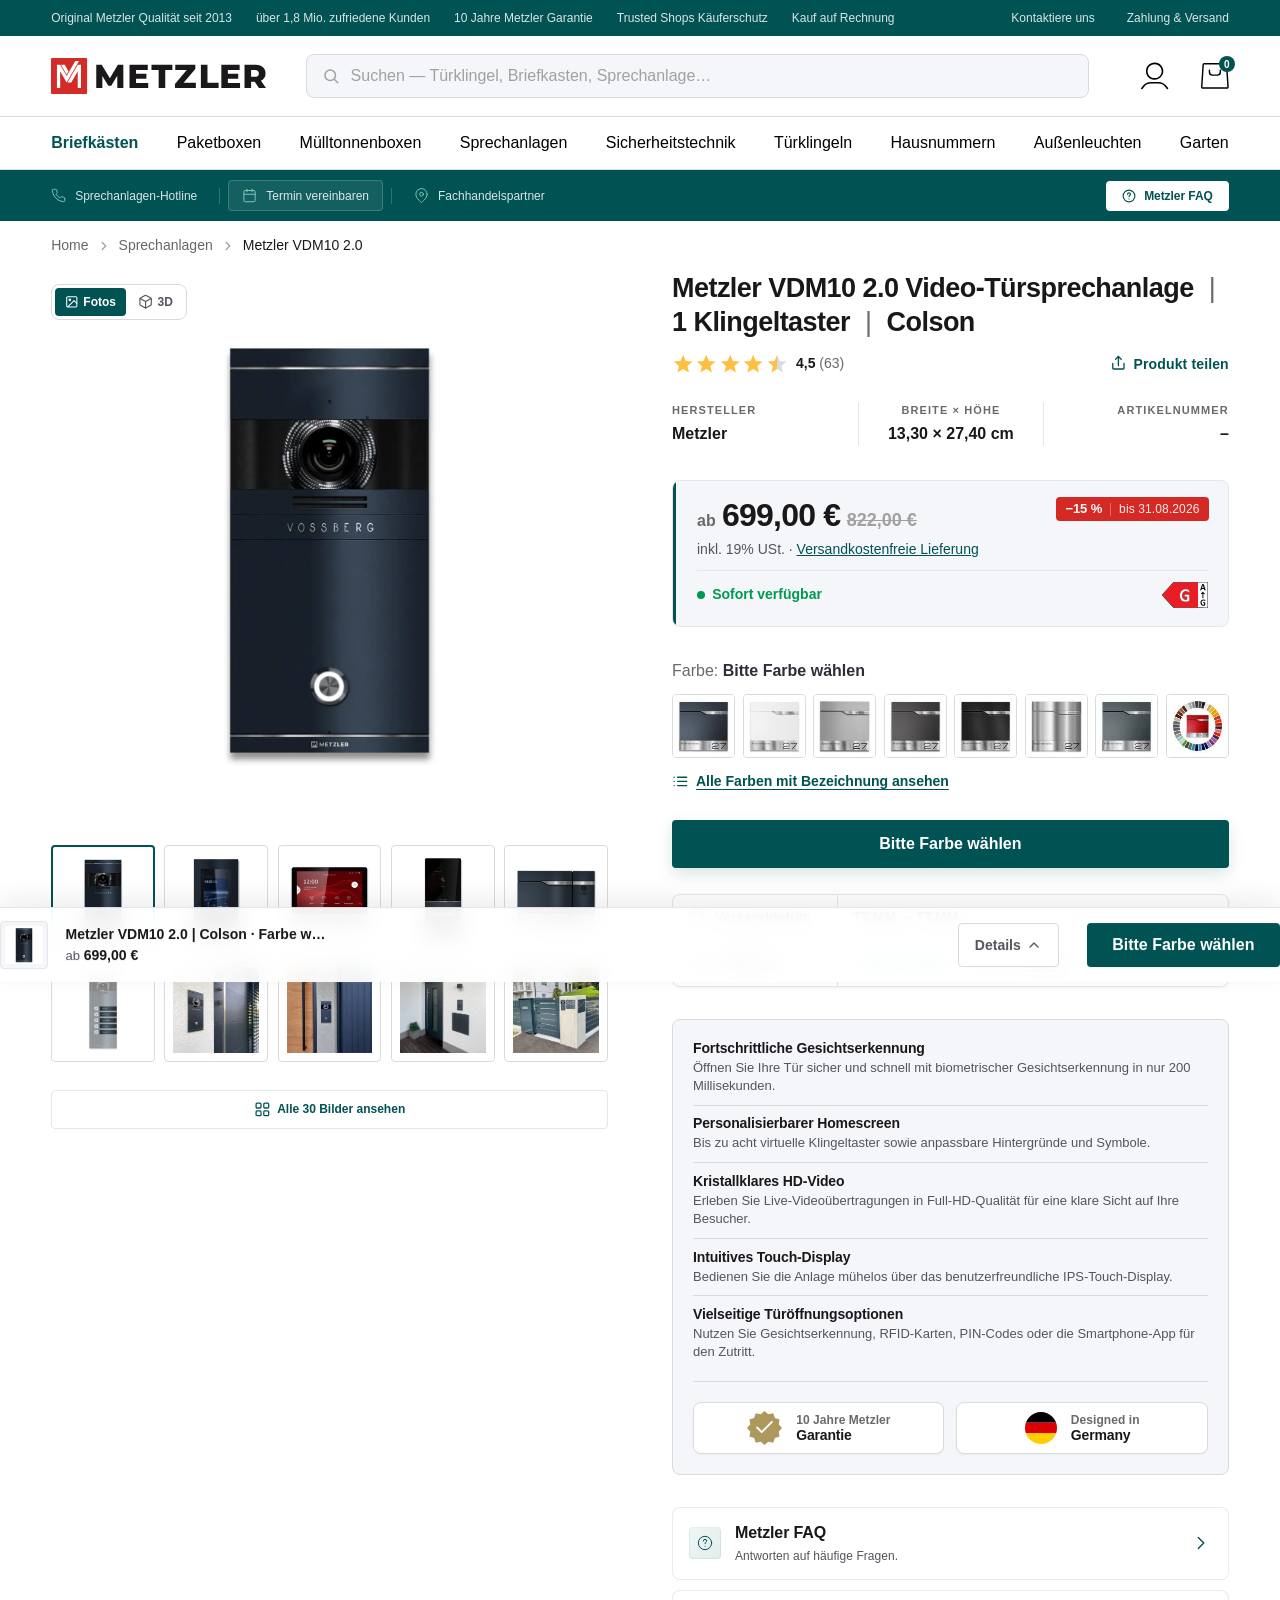
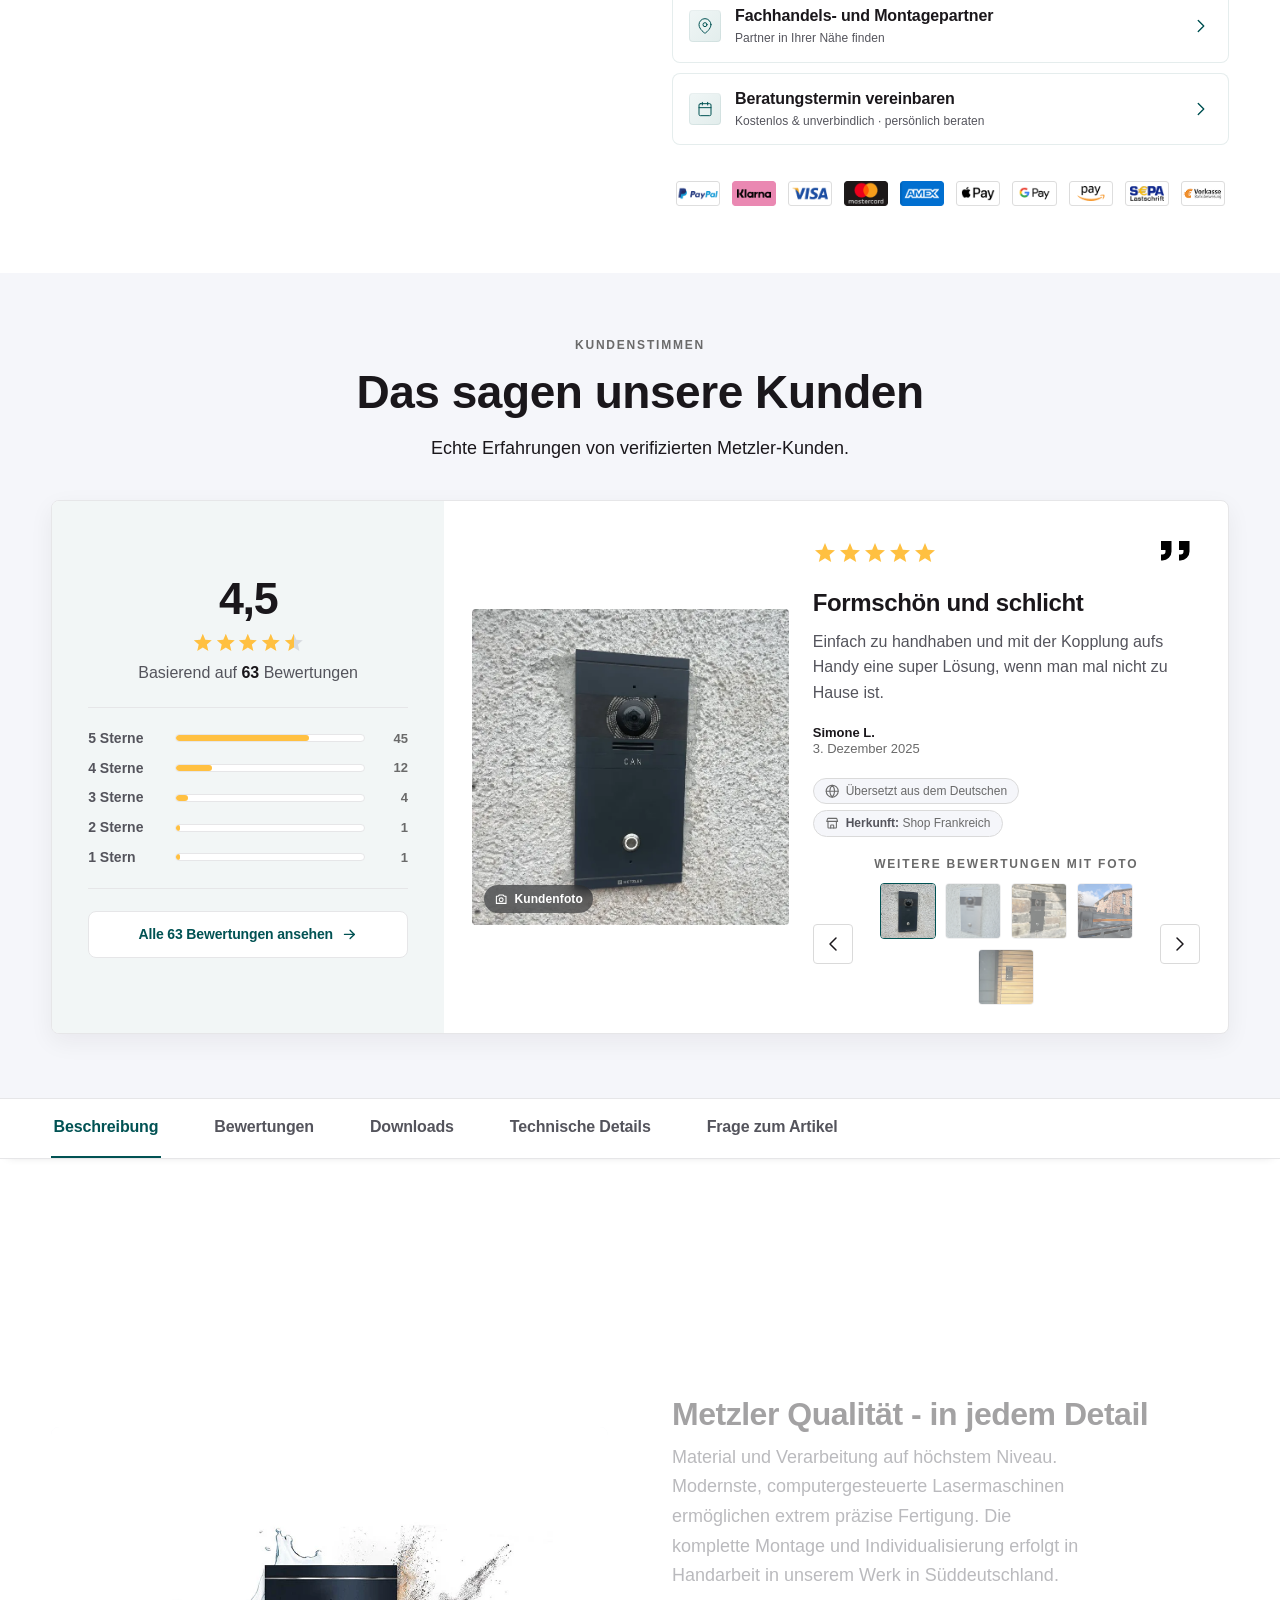
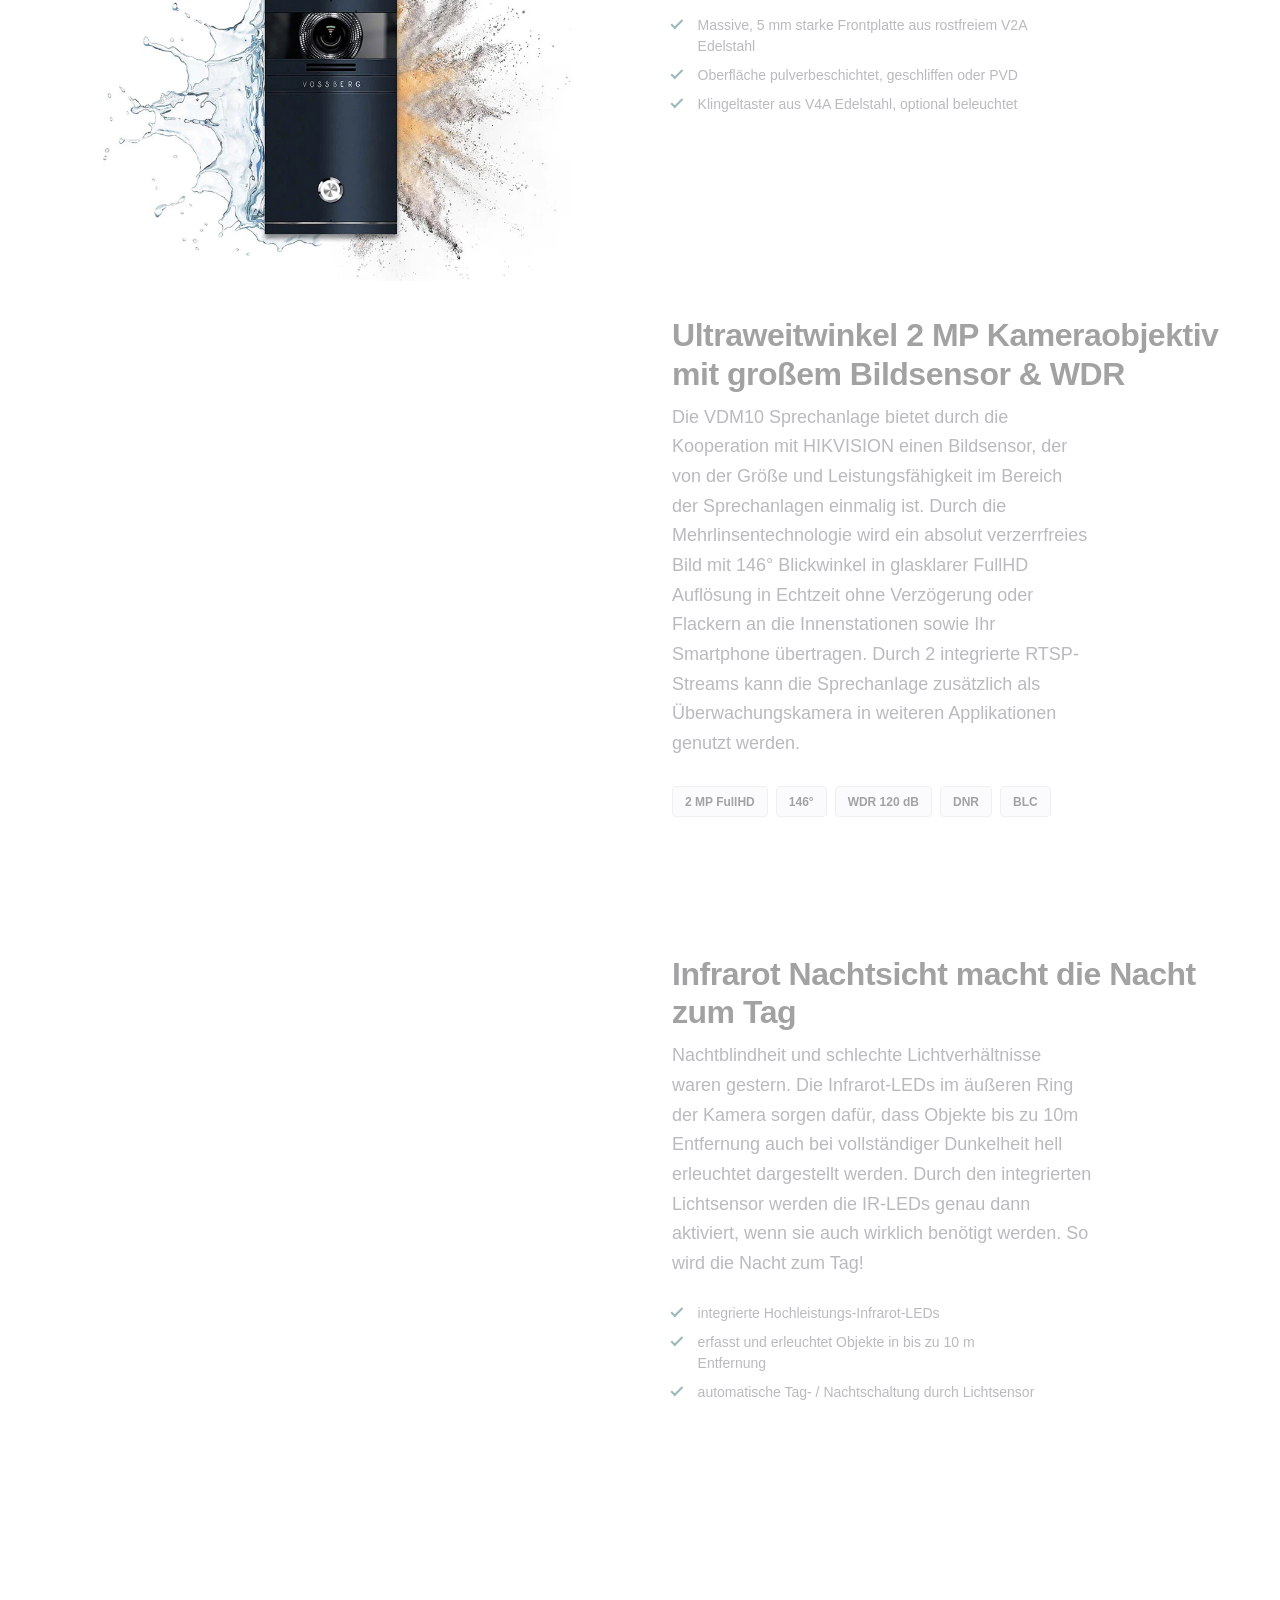
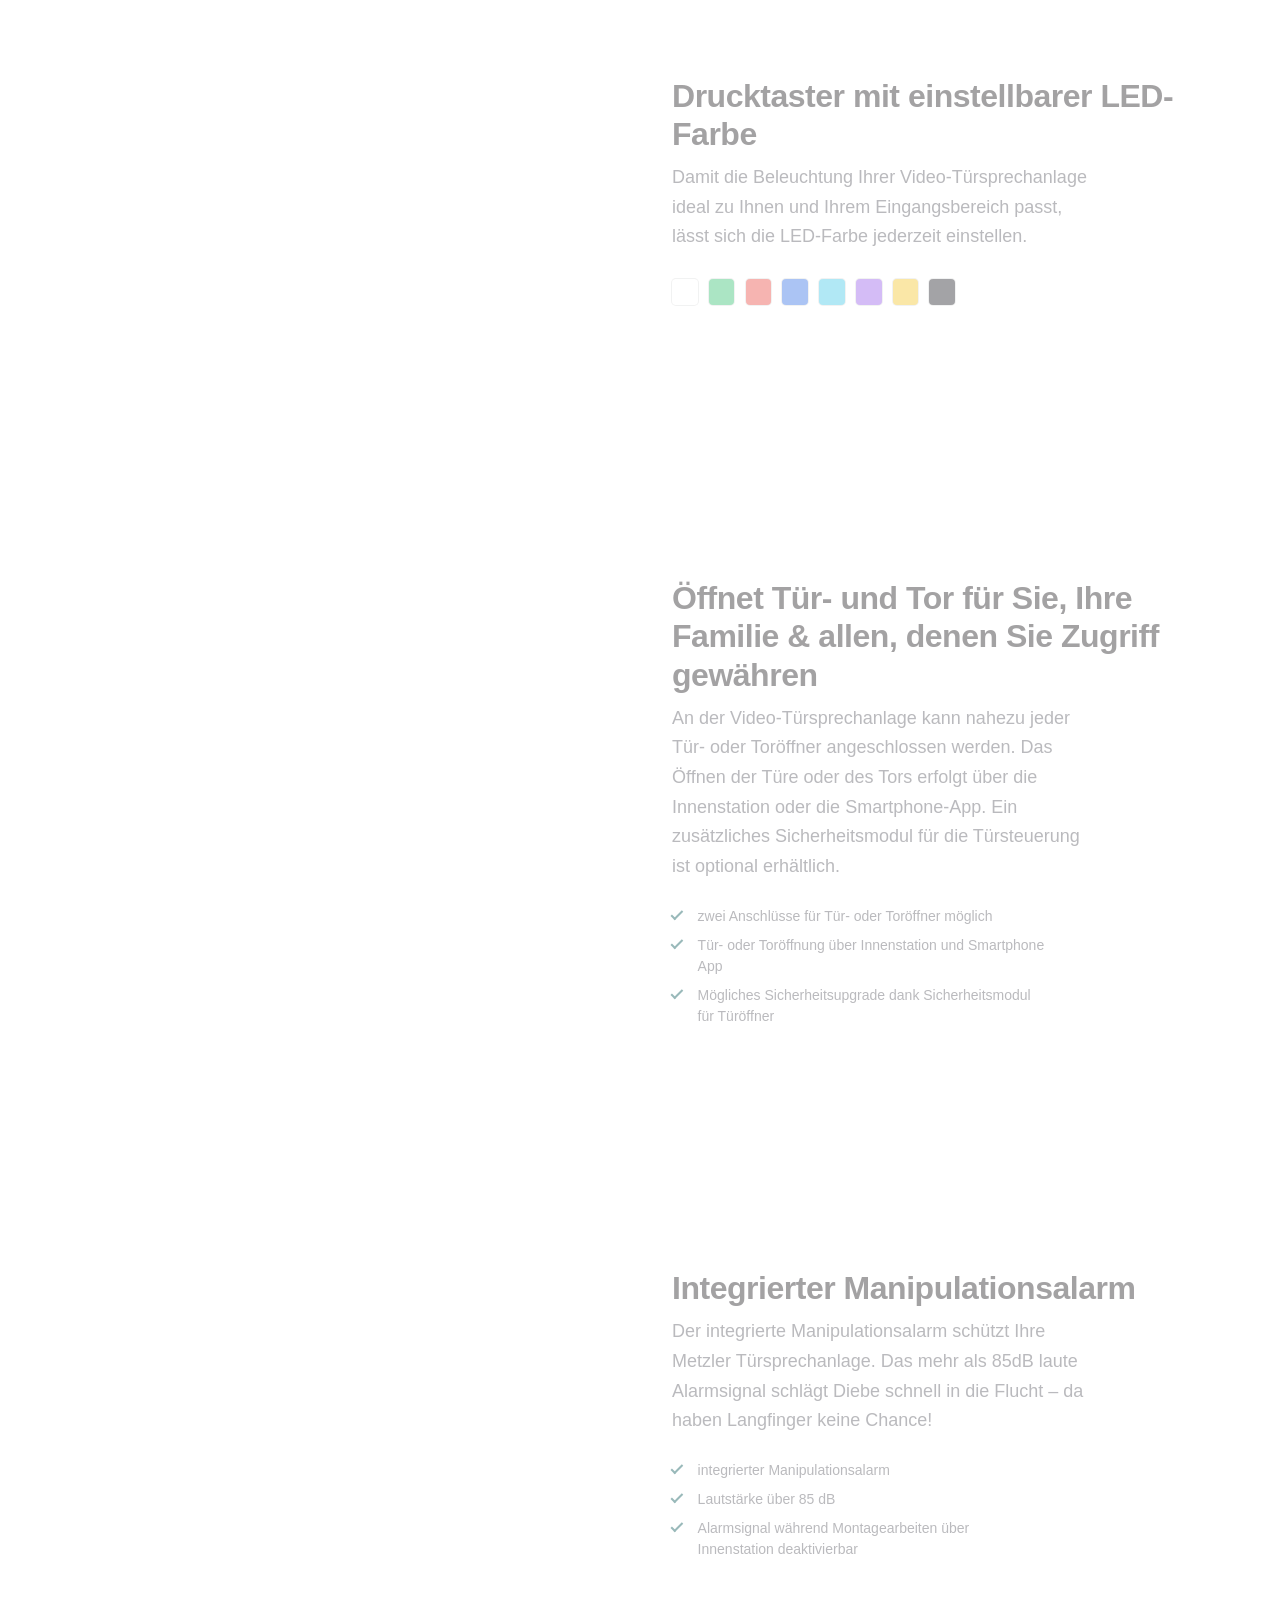
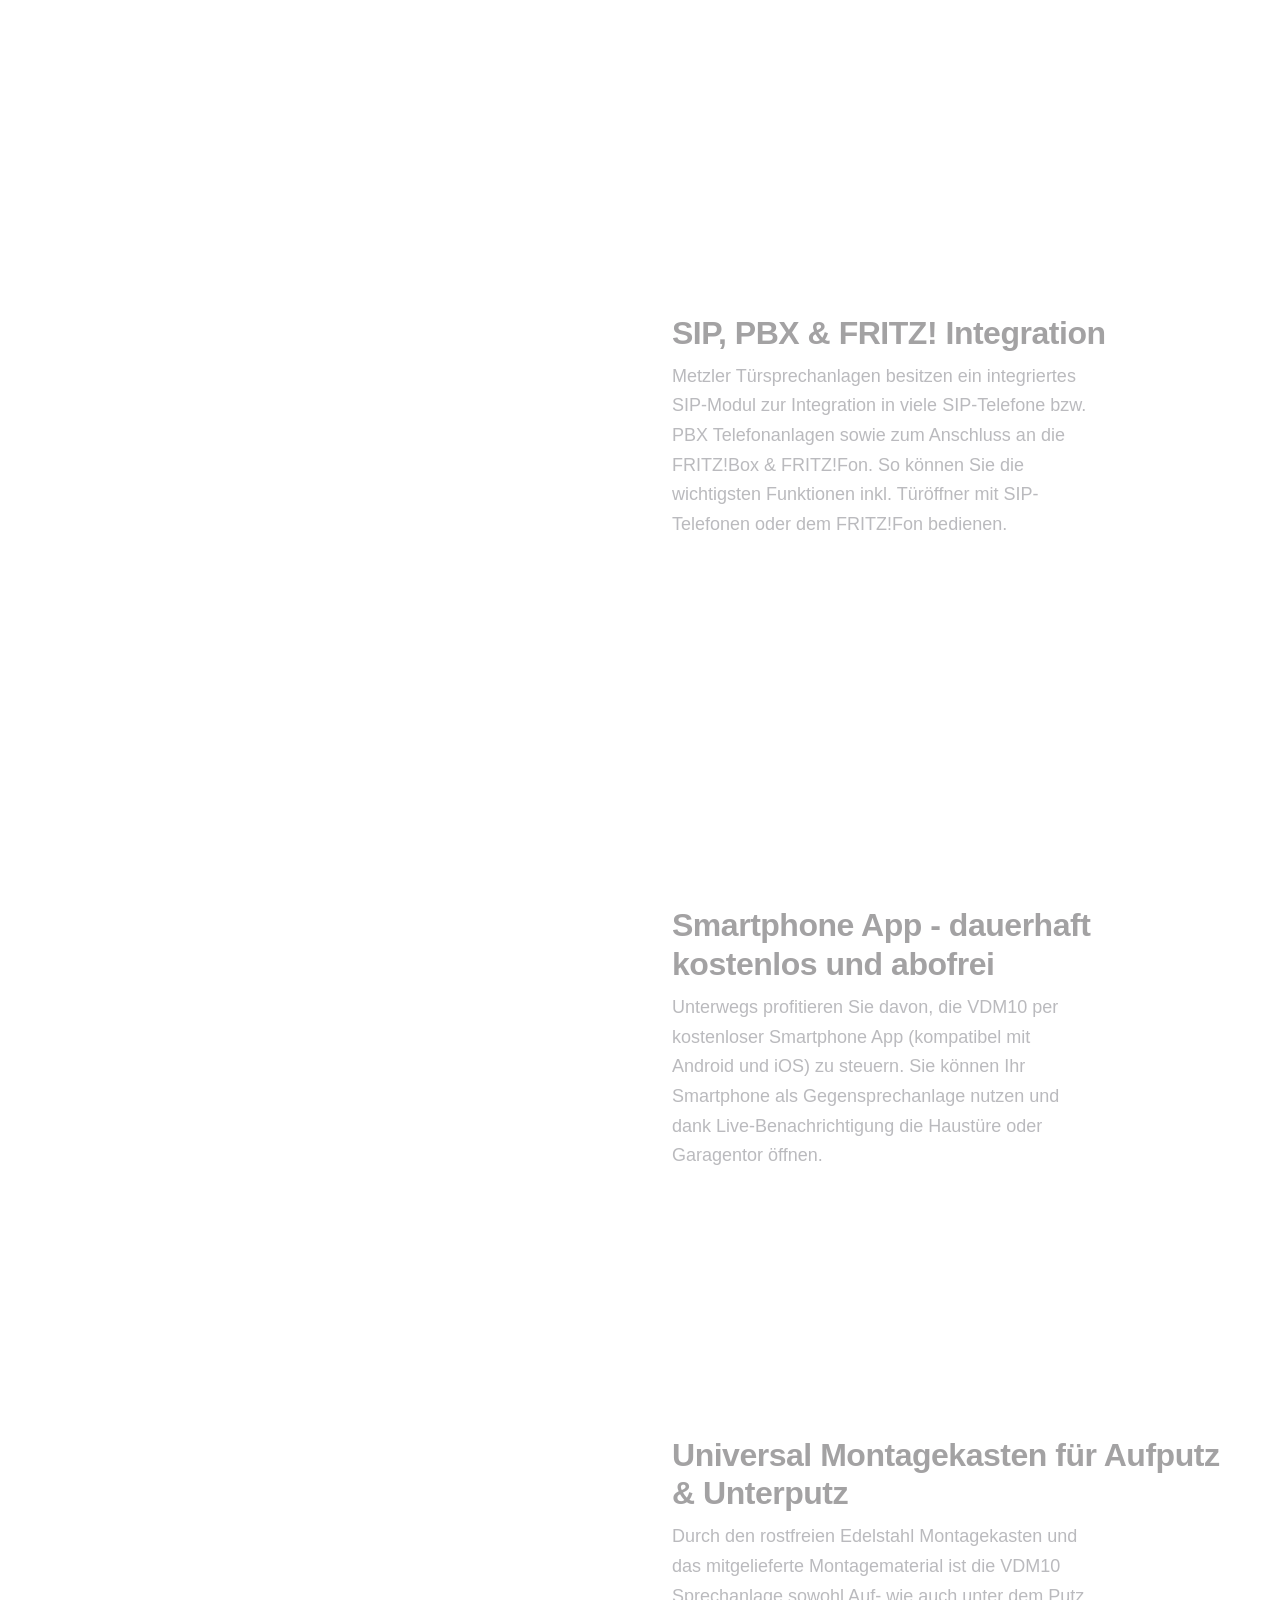
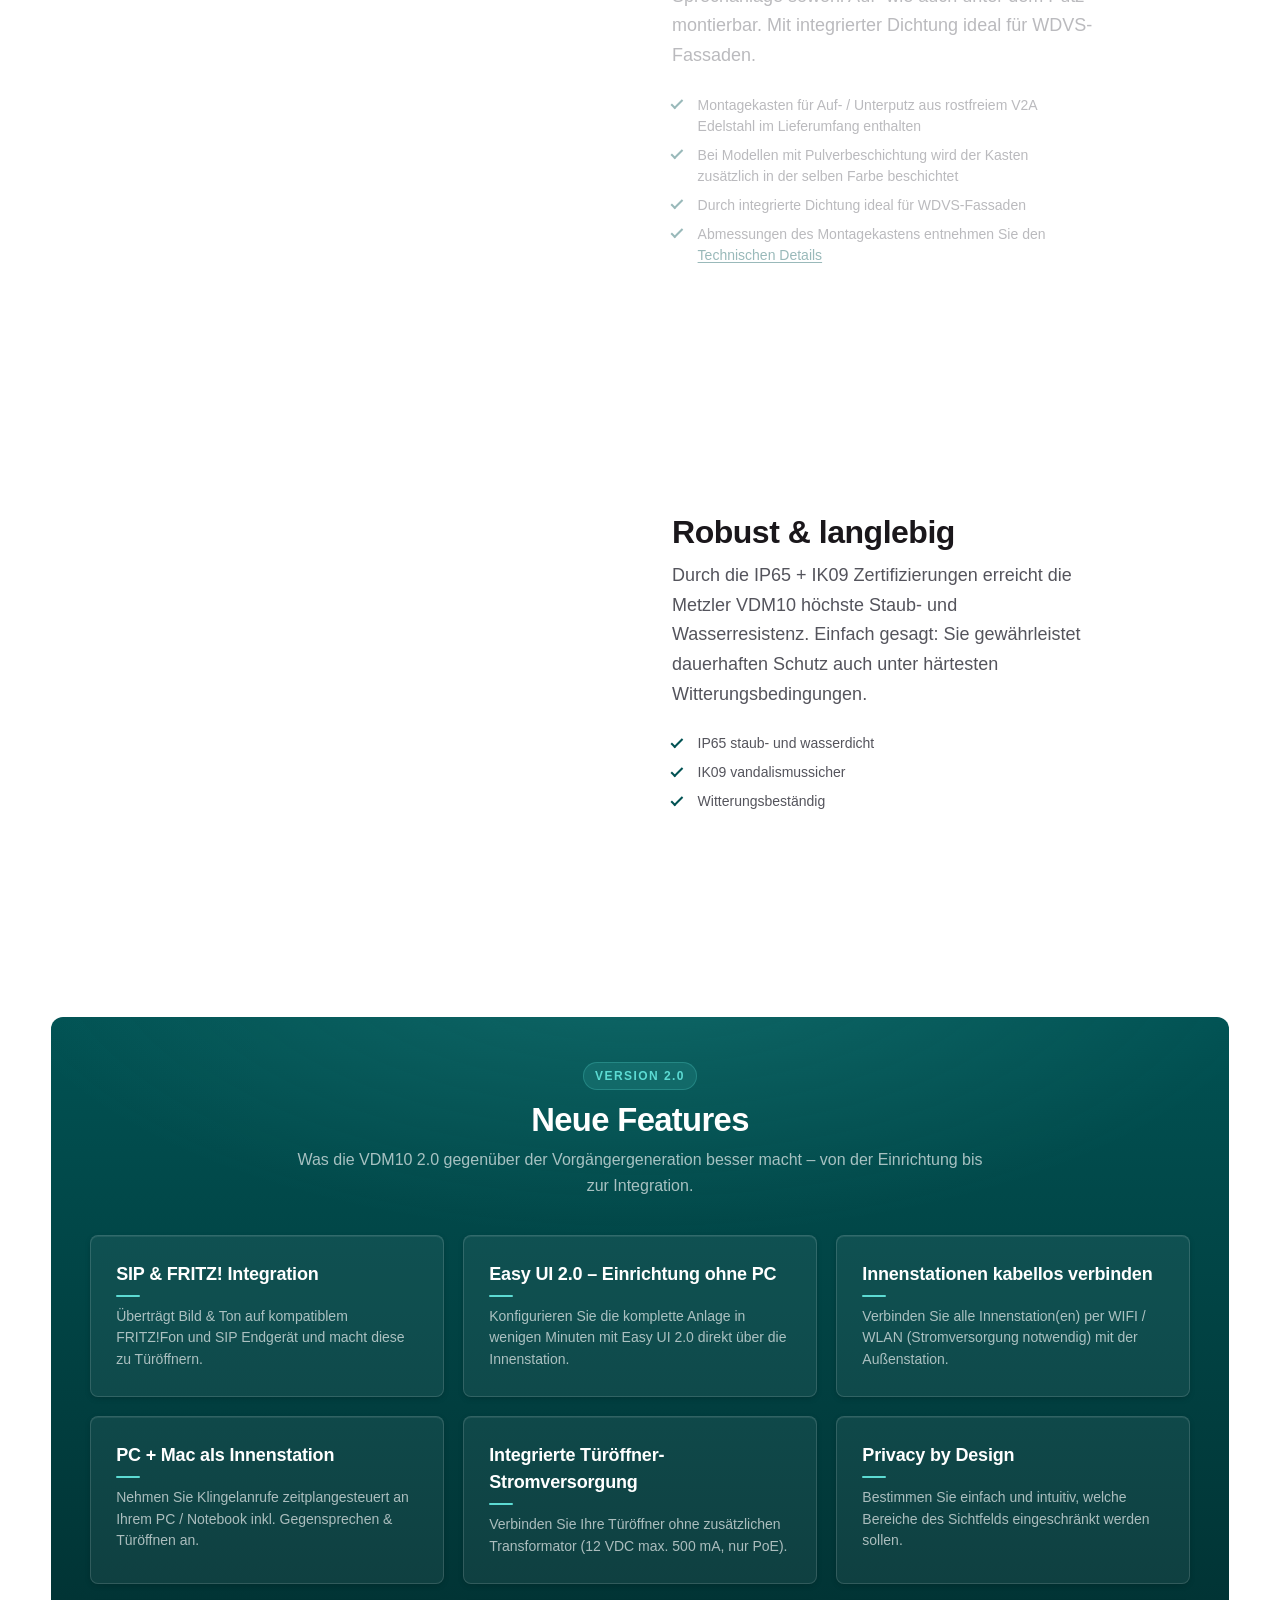
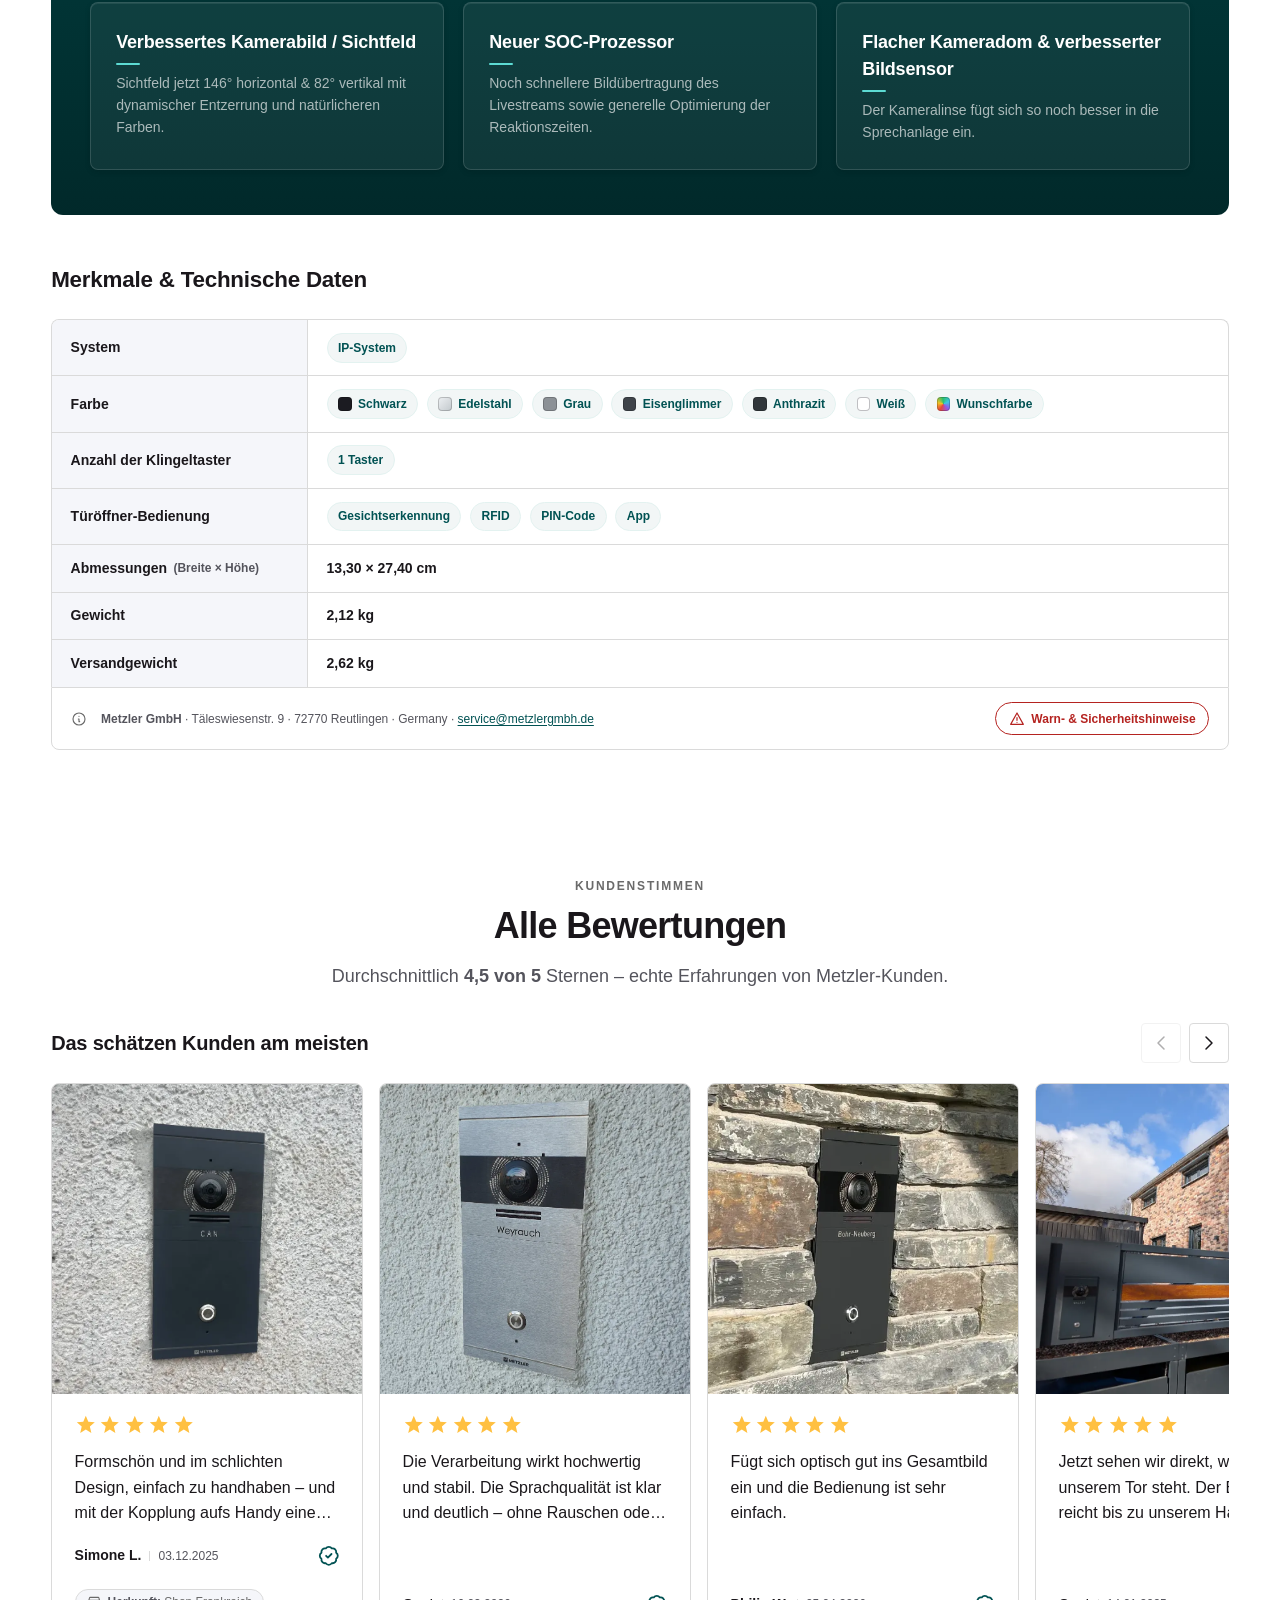
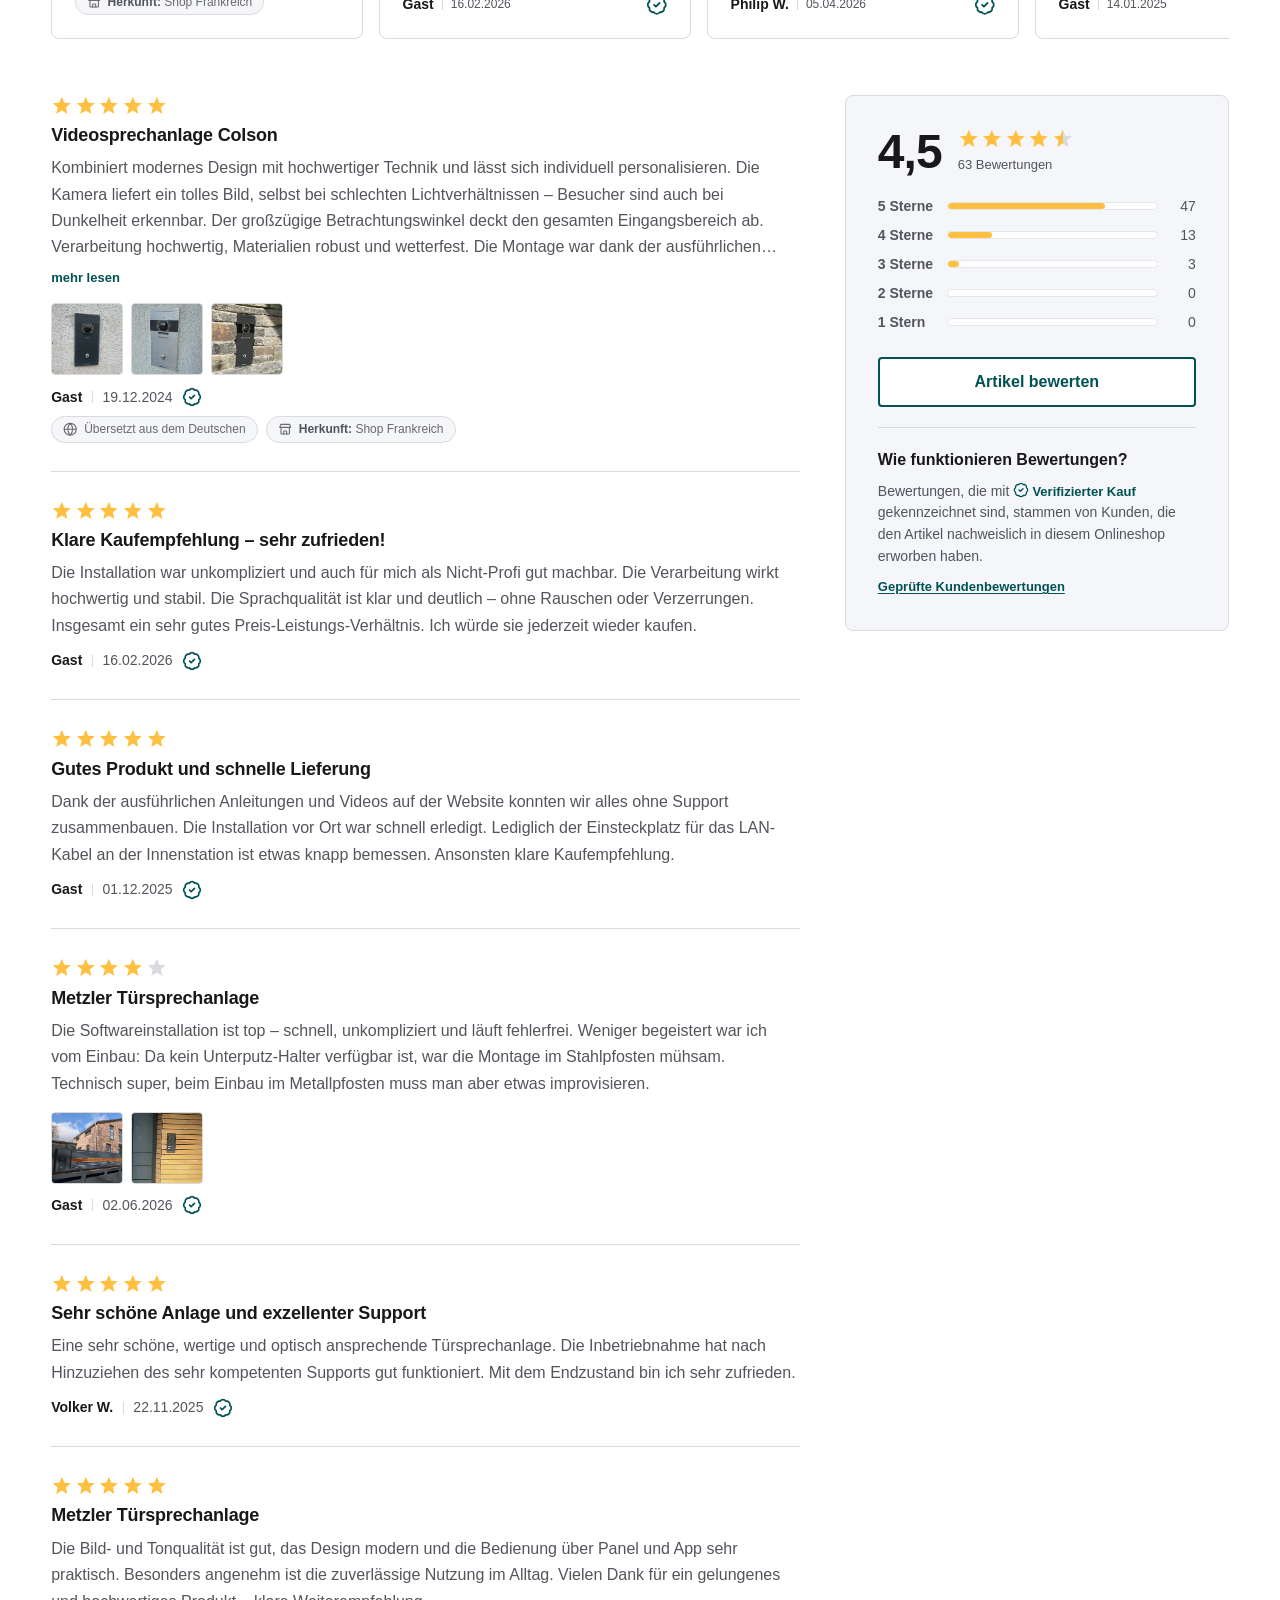
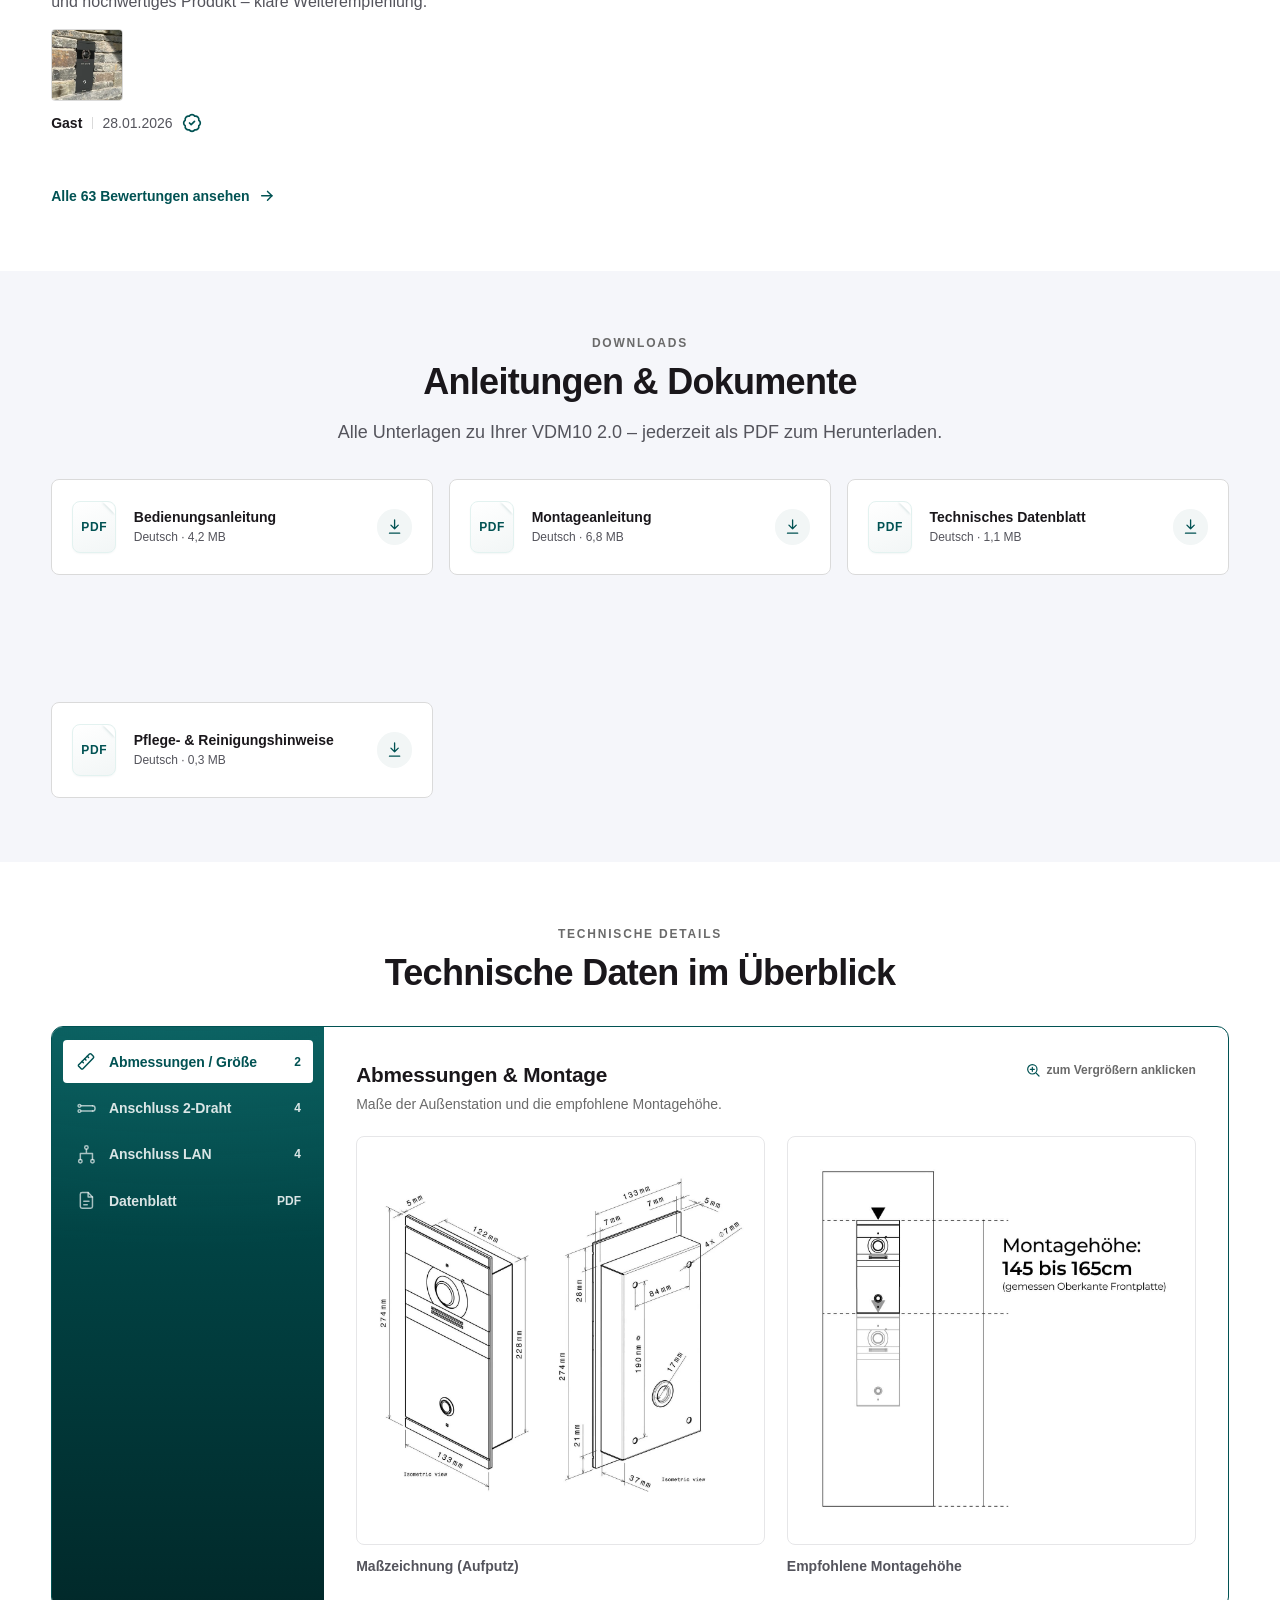
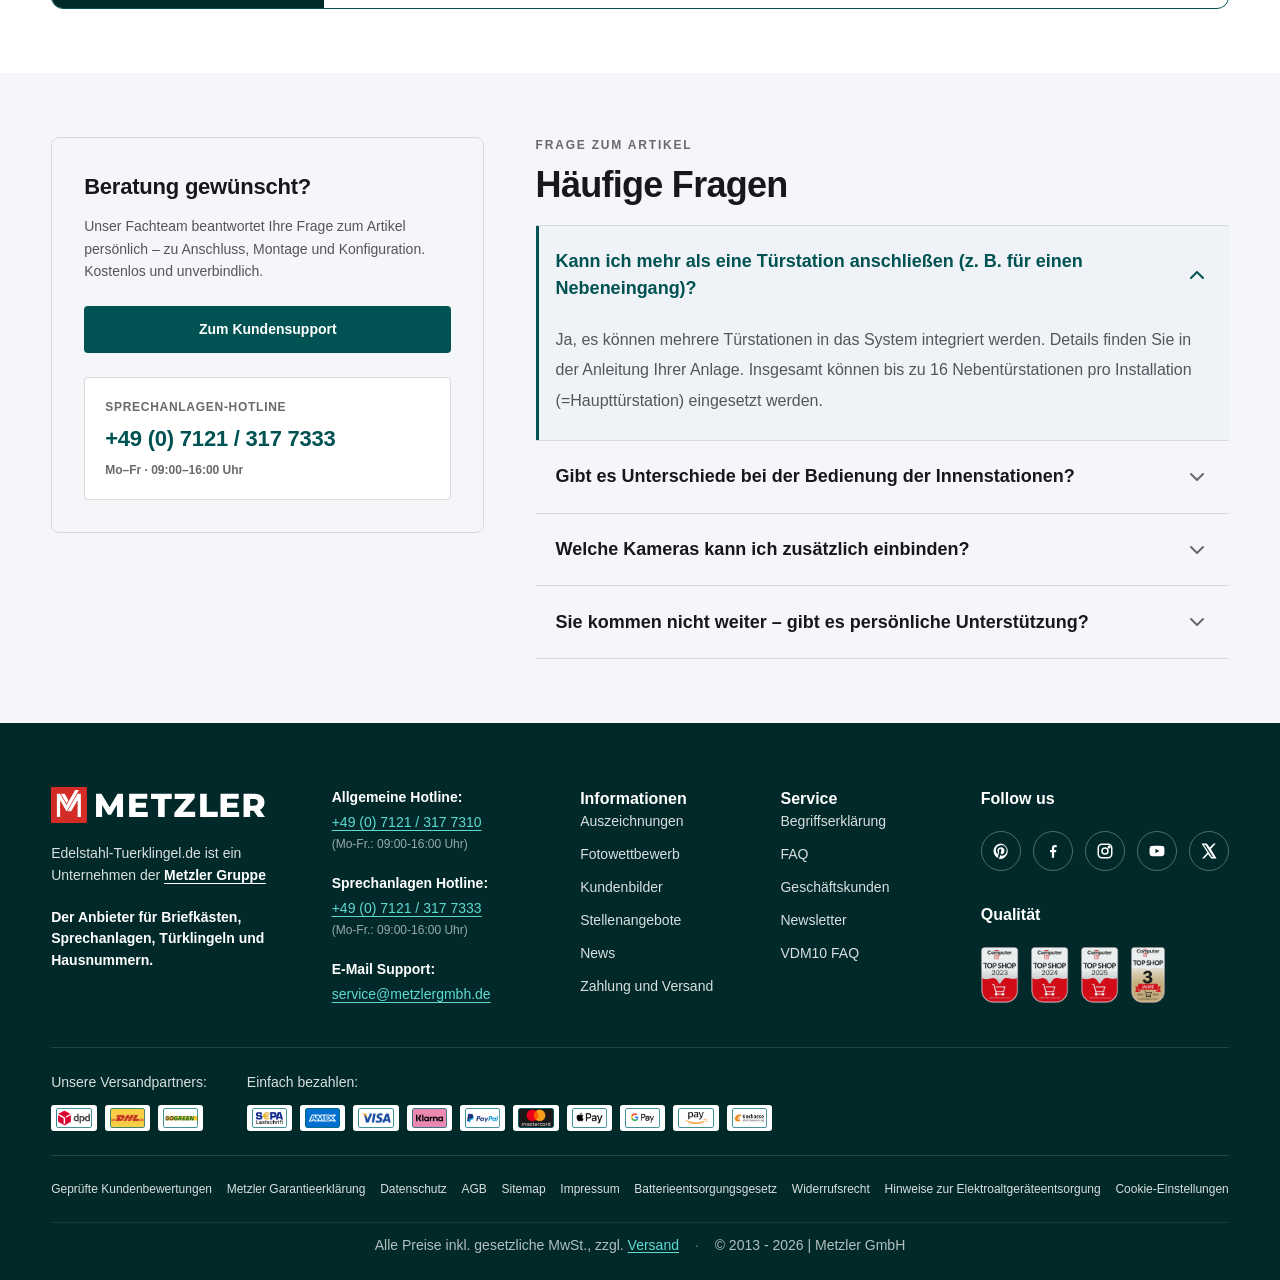
<file: index.html>
<!DOCTYPE html>
<html lang="de">
<head>
<style id="pf-ext-css">[data-pf-ext]{pointer-events:none !important;cursor:default !important;}</style>
<meta charset="UTF-8" />
<meta name="viewport" content="width=device-width, initial-scale=1" />
<!-- keep this internal prototype out of search results (direct visits + link previews still work) -->
<meta name="robots" content="noindex, nofollow" />
<title>Metzler PDP – Version B (Inline-Konfiguration)</title>
<!-- Pflicht: Metzler-Favicon (rotes M-Quadrat) – self-contained data-URI aus dem Design System -->
<meta name="description" content="Neue Produktdetailseite (PDP) – geteilte Kopf-/Navigations-/Fußzeilen-Komponenten aus dem Metzler Design System." />
<!-- Engraving font styles (Gravur) -->
<link rel="preconnect" href="https://fonts.googleapis.com" />
<link rel="preconnect" href="https://fonts.gstatic.com" crossorigin />
<link rel="stylesheet" href="https://fonts.googleapis.com/css2?family=Caveat:wght@700&family=Cinzel:wght@600&family=Cormorant+Garamond:wght@600&family=Dancing+Script:wght@700&family=Great+Vibes&family=Montserrat:wght@600&family=Oswald:wght@500&family=Playfair+Display:wght@600&family=Roboto+Mono:wght@500&family=UnifrakturMaguntia&display=swap" />
<!-- Design system (topbar · header · nav strip · mobile-nav · footer) – reused as-is -->
<link rel="stylesheet" href="Home/styles-v2.css?v=19" />
<!-- Mega-menu dropdown, grabbed from the PLP -->
<link rel="stylesheet" href="chrome.css?v=22" />
<!-- New PDP sections -->
<link rel="stylesheet" href="pdp.css?v=35" />
<!-- Version B – inline build panel -->
<link rel="stylesheet" href="pdp-b.css?v=740" />
<!-- Prototype variant switch – append ?flow=b (v2) or ?flow=c (v3) to load an alternative
     color-selection flow. Default (no param) renders v1 exactly as-is. Runs in <head> so the
     class is set before paint. v2 = "Alle Farben" text link → side window; v3 = a selected-
     finish summary card (Sephora pattern) above the grid → same side window. -->
<script>(function(){var f=new URLSearchParams(location.search).get('flow');if(f==='b'){document.documentElement.classList.add('flow-b');}else if(f==='c'){document.documentElement.classList.add('flow-c');}else if(f==='d'){document.documentElement.classList.add('flow-d');}})();</script>
<!-- Trusted-Shops placement experiment: ?ts=feat|buybox|cta|reviews reveals ONE
     candidate position for the Trusted Shops signal (none shown without the param).
     Compare them side by side via ts-variants.html. -->
<script>(function(){var t=new URLSearchParams(location.search).get('ts');if(t){document.documentElement.setAttribute('data-ts',t);}})();</script>
</head>
<body class="plp">
<a class="skip-link" href="#pdpMain">Zum Inhalt springen</a>

<!-- ===== SVG ICON SPRITE (from home design system) ===== -->
<svg width="0" height="0" style="position:absolute" aria-hidden="true">
  <defs>
    <symbol id="i-search" viewBox="0 0 24 24" fill="none" stroke="currentColor" stroke-width="2" stroke-linecap="round" stroke-linejoin="round"><circle cx="11" cy="11" r="7"/><path d="M21 21l-4.3-4.3"/></symbol>
    <symbol id="i-search-m" viewBox="0 0 19 20" fill="currentColor"><path d="M16.625 8.86618C16.6247 4.81893 13.2882 1.49999 9.125 1.49999C4.96183 1.49999 1.62525 4.81893 1.625 8.86618C1.625 12.9136 4.96168 16.2333 9.125 16.2333V17.7333L8.66211 17.7216C3.90667 17.4843 0.125 13.6101 0.125 8.86618C0.125251 3.96948 4.15459 0 9.125 0C14.0954 0 18.1248 3.96948 18.125 8.86618C18.125 13.7631 14.0956 17.7333 9.125 17.7333V16.2333C13.2883 16.2333 16.625 12.9136 16.625 8.86618Z"/><path d="M18.659 19.6237C18.3683 19.9188 17.8935 19.9222 17.5984 19.6316L13.4441 15.5398L14.4969 14.4704L18.6511 18.5632C18.9462 18.8539 18.9496 19.3287 18.659 19.6237Z"/></symbol>
    <symbol id="i-menu-m" viewBox="0 0 21 17" fill="currentColor"><path d="M0 0.8C0 0.358172 0.358172 0 0.8 0H20.2C20.6418 0 21 0.358172 21 0.8C21 1.24183 20.6418 1.6 20.2 1.6H0.799999C0.358171 1.6 0 1.24183 0 0.8Z"/><path d="M0 8.4C0 7.95817 0.358172 7.6 0.8 7.6H14.2C14.6418 7.6 15 7.95817 15 8.4C15 8.84183 14.6418 9.2 14.2 9.2H0.8C0.358172 9.2 0 8.84183 0 8.4Z"/><path d="M0 16C0 15.5582 0.358172 15.2 0.8 15.2H20.2C20.6418 15.2 21 15.5582 21 16C21 16.4418 20.6418 16.8 20.2 16.8H0.799999C0.358171 16.8 0 16.4418 0 16Z"/></symbol>
    <symbol id="i-chevron-down" viewBox="0 0 24 24" fill="none" stroke="currentColor" stroke-width="2.25" stroke-linecap="round" stroke-linejoin="round"><path d="M6 9l6 6 6-6"/></symbol>
    <symbol id="i-chevron-right" viewBox="0 0 24 24" fill="none" stroke="currentColor" stroke-width="2.25" stroke-linecap="round" stroke-linejoin="round"><path d="M9 6l6 6-6 6"/></symbol>
    <symbol id="i-truck" viewBox="0 0 24 24" fill="none" stroke="currentColor" stroke-width="1.8" stroke-linejoin="round" stroke-linecap="round"><path d="M1 4h13v11H1zM14 8h4l3 3v4h-7z"/><circle cx="6" cy="18" r="1.6"/><circle cx="17.5" cy="18" r="1.6"/></symbol>
    <symbol id="i-receipt" viewBox="0 0 24 24" fill="none" stroke="currentColor" stroke-width="1.8" stroke-linejoin="round" stroke-linecap="round"><path d="M5 2h14v20l-3-2-2 2-2-2-2 2-2-2-3 2z"/><path d="M8 7h8M8 11h8M8 15h5"/></symbol>
    <symbol id="i-star" viewBox="0 0 24 24" fill="none" stroke="currentColor" stroke-width="1.8" stroke-linejoin="round" stroke-linecap="round"><path d="M12 3l2.7 5.46 6.03.88-4.36 4.25 1.03 6.01L12 16.9 6.57 19.6l1.03-6.01L3.24 9.34l6.03-.88z"/></symbol>
    <symbol id="i-users" viewBox="0 0 24 24" fill="none" stroke="currentColor" stroke-width="1.8" stroke-linecap="round" stroke-linejoin="round"><circle cx="9" cy="8" r="3.2"/><path d="M3.5 20c0-3.3 2.5-5.7 5.5-5.7s5.5 2.4 5.5 5.7"/><path d="M16 5.4a3.2 3.2 0 010 5.6"/><path d="M17 14.5c2 .6 3.5 2.6 3.5 5.5"/></symbol>
    <symbol id="i-sliders" viewBox="0 0 24 24" fill="none" stroke="currentColor" stroke-width="2" stroke-linecap="round" stroke-linejoin="round"><path d="M4 6h16M4 12h16M4 18h16"/><circle cx="9" cy="6" r="2" fill="#fff"/><circle cx="15" cy="12" r="2" fill="#fff"/><circle cx="8" cy="18" r="2" fill="#fff"/></symbol>
    <symbol id="i-x" viewBox="0 0 24 24" fill="none" stroke="currentColor" stroke-width="2.2" stroke-linecap="round"><line x1="6" y1="6" x2="18" y2="18"/><line x1="6" y1="18" x2="18" y2="6"/></symbol>
    <symbol id="i-instagram" viewBox="0 0 24 24" fill="none" stroke="currentColor" stroke-width="2" stroke-linecap="round" stroke-linejoin="round"><rect x="3" y="3" width="18" height="18" rx="5"/><circle cx="12" cy="12" r="4"/><circle cx="17.5" cy="6.5" r="1" fill="currentColor"/></symbol>
    <symbol id="i-facebook" viewBox="0 0 24 24" fill="currentColor"><path d="M13.5 21v-7.5h2.5l.5-3h-3V8.5c0-.9.3-1.5 1.5-1.5H17V4.2c-.5-.1-1.5-.2-2.5-.2-2.4 0-4 1.4-4 4v2.5H8v3h2.5V21h3z"/></symbol>
    <symbol id="i-youtube" viewBox="0 0 24 24" fill="currentColor"><path d="M21.6 7.2c-.2-.9-.9-1.6-1.8-1.8C18.2 5 12 5 12 5s-6.2 0-7.8.4c-.9.2-1.6.9-1.8 1.8C2 8.8 2 12 2 12s0 3.2.4 4.8c.2.9.9 1.6 1.8 1.8 1.6.4 7.8.4 7.8.4s6.2 0 7.8-.4c.9-.2 1.6-.9 1.8-1.8.4-1.6.4-4.8.4-4.8s0-3.2-.4-4.8zM10 15V9l5.2 3-5.2 3z"/></symbol>
    <symbol id="i-pinterest" viewBox="0 0 24 24" fill="currentColor"><path d="M12 2a10 10 0 00-3.6 19.3c-.1-.8-.2-2 0-2.9.2-.8 1.2-5 1.2-5s-.3-.6-.3-1.5c0-1.4.8-2.5 1.9-2.5.9 0 1.3.7 1.3 1.5 0 .9-.6 2.2-.9 3.5-.2 1 .5 1.9 1.6 1.9 1.9 0 3.4-2 3.4-5 0-2.6-1.9-4.4-4.5-4.4-3.1 0-4.9 2.3-4.9 4.7 0 .9.4 1.9.8 2.5.1.1.1.2.1.3l-.3 1.2c-.1.2-.2.3-.4.2-1.4-.7-2.3-2.7-2.3-4.4 0-3.6 2.6-6.9 7.5-6.9 3.9 0 7 2.8 7 6.6 0 3.9-2.5 7.1-5.9 7.1-1.2 0-2.3-.6-2.6-1.3l-.7 2.7c-.3 1-1 2.3-1.4 3.1A10 10 0 1012 2z"/></symbol>
    <symbol id="i-x-social" viewBox="0 0 24 24" fill="currentColor"><path d="M18.244 2H21l-6.54 7.47L22 22h-6.86l-4.39-5.74L5.6 22H2.84l7.01-8.01L2 2h7.04l3.97 5.25L18.244 2zm-2.4 18h1.79L7.24 4H5.34l10.5 16z"/></symbol>
  </defs>
</svg>

<!-- ===== TOPBAR ===== -->
<div class="topbar">
  <div class="container topbar__inner">
    <ul class="topbar__claims">
      <li>Original Metzler Qualität seit 2013</li>
      <li>über 1,8 Mio. zufriedene Kunden</li>
      <li><a href="#" data-pf-ext="1" tabindex="-1">10 Jahre Metzler Garantie</a></li>
      <li>Trusted Shops Käuferschutz</li>
      <li>Kauf auf Rechnung</li>
    </ul>
    <div class="topbar__links">
      <a href="#">Kontaktiere uns</a>
      <a href="#">Zahlung &amp; Versand</a>
    </div>
  </div>
</div>

<!-- ===== HEADER ===== -->
<header class="header">
  <div class="container">
    <div class="header__main">
      <div class="header__left-actions">
        <button class="header__burger" id="navBurger" data-nav-toggle aria-label="Menü öffnen" aria-expanded="false" aria-controls="mobileNav"><svg><use href="#i-menu-m"/></svg></button>
        <button class="header__search-icon" id="searchIcon" aria-label="Suchen" type="button"><svg><use href="#i-search-m"/></svg></button>
      </div>
      <a href="#" class="header__logo" aria-label="Metzler Startseite">
        <img src="Home/Logo/Metzler_Logo-rot-schwarz.svg" alt="Metzler" />
      </a>
      <button class="header__kategorien" type="button" data-nav-toggle aria-controls="mobileNav" aria-expanded="false" aria-label="Kategorien">
        <img class="header__kategorien-icon" src="Home/ICONS/menu.svg" alt="" aria-hidden="true" />
        <span class="header__kategorien-label">Kategorien</span>
      </button>
      <div class="header__search">
        <svg><use href="#i-search"/></svg>
        <input type="search" aria-label="Produkte suchen" placeholder="Suchen – Türklingel, Briefkasten, Sprechanlage…" />
      </div>
      <div class="header__icons">
        <a class="icon-btn" href="#" aria-label="Mein Konto"><img src="Home/ICONS/profile.svg" alt="" /></a>
        <a class="icon-btn" href="#" aria-label="Warenkorb"><img src="Home/ICONS/cart.svg" alt="" /><span class="badge">0</span></a>
      </div>
    </div>
  </div>
</header>

  <nav class="header__nav" aria-label="Hauptnavigation">
    <div class="container">
      <button class="header__nav-all" type="button" data-nav-toggle aria-controls="mobileNav" aria-expanded="false" aria-label="Alle Kategorien">
        <img class="header__nav-all-icon" src="Home/ICONS/menu.svg" alt="" aria-hidden="true" />
        <span class="header__nav-all-label">Alle</span>
      </button>
      <ul>
        <li class="hnav-item" data-mega-item>
          <a href="#" class="is-featured"
             id="mm-trigger-briefkasten" data-mega-trigger
             aria-haspopup="true" aria-expanded="false" aria-controls="mm-panel-briefkasten">Briefkästen</a>

          <!-- Drop-panel spans the full nav width; inner .container realigns content to the page grid -->
          <div class="mega-panel" id="mm-panel-briefkasten" data-mega-panel
               role="region" aria-label="Briefkästen – Unterkategorien" aria-hidden="true">
            <!-- Asymmetric 75/25 split: subcategory grid (left) + persistent featured promo (right) -->
            <div class="container mega-layout">

              <!-- LEFT ZONE (~75%): standard subcategories as image tiles -->
              <ul class="mega-grid">
                <li><a class="mega-card" href="#">
                  <span class="mega-card__media"><img src="Product%20Image/einfamilien-briefkasten.png" alt="Einfamilien-Briefkasten" loading="lazy"></span>
                  <span class="mega-card__label">Einfamilien-Briefkasten</span></a></li>

                <li><a class="mega-card" href="#">
                  <span class="mega-card__media"><img src="Product%20Image/briefkasten-ohne-gravur.webp" alt="Briefkasten ohne Gravur" loading="lazy"></span>
                  <span class="mega-card__label">Briefkasten ohne Gravur</span></a></li>

                <li><a class="mega-card" href="#">
                  <span class="mega-card__media"><img src="Product%20Image/standbriefkaesten.webp" alt="Standbriefkästen" loading="lazy"></span>
                  <span class="mega-card__label">Standbriefkästen</span></a></li>

                <li><a class="mega-card" href="#">
                  <span class="mega-card__media"><img src="Product%20Image/briefkasten-klingel-sprechanlage.webp" alt="Briefkasten mit Klingel & Sprechanlage" loading="lazy"></span>
                  <span class="mega-card__label">Mit Klingel &amp; Sprechanlage</span></a></li>

                <li><a class="mega-card" href="#">
                  <span class="mega-card__media"><img src="Product%20Image/mehrfamilien-briefkaesten.webp" alt="Mehrfamilien Briefkästen" loading="lazy"></span>
                  <span class="mega-card__label">Mehrfamilien Briefkästen</span></a></li>

                <li><a class="mega-card" href="#">
                  <span class="mega-card__media"><img src="Product%20Image/unterputz-briefkaesten.webp" alt="Unterputz Briefkästen" loading="lazy"></span>
                  <span class="mega-card__label">Unterputz Briefkästen</span></a></li>

                <li><a class="mega-card" href="#">
                  <span class="mega-card__media"><img src="Product%20Image/paketboxen.webp" alt="Paketboxen" loading="lazy"></span>
                  <span class="mega-card__label">Paketboxen</span></a></li>

                <li><a class="mega-card" href="#">
                  <span class="mega-card__media"><img src="Product%20Image/briefkastenschilder.webp" alt="Briefkastenschilder" loading="lazy"></span>
                  <span class="mega-card__label">Briefkastenschilder</span></a></li>

                <li><a class="mega-card" href="#">
                  <span class="mega-card__media"><img src="Product%20Image/briefkastenstaender.webp" alt="Briefkastenständer" loading="lazy"></span>
                  <span class="mega-card__label">Briefkastenständer</span></a></li>

                <li><a class="mega-card" href="#">
                  <span class="mega-card__media"><img src="Product%20Image/ersatzteile-zubehoer.webp" alt="Ersatzteile & Zubehör" loading="lazy"></span>
                  <span class="mega-card__label">Ersatzteile &amp; Zubehör</span></a></li>
              </ul>

              <!-- RIGHT ZONE (~25%): featured Konfigurator poster -->
              <aside class="mega-poster" aria-label="Briefkastenanlagen Konfigurator">
                <div class="mega-poster__media">
                  <img class="mega-poster__bg" src="Poster/poster-briefkasten2.png" alt="Briefkastenanlage – 3D Konfigurator" loading="lazy">
                </div>
                <div class="mega-poster__content">
                  <span class="mega-poster__eyebrow">3D Konfigurator</span>
                  <p class="mega-poster__title">Briefkastenanlage individuell gestalten</p>
                  <p class="mega-poster__features">Design · Farbe · Montageart</p>
                  <a class="mega-poster__cta" href="#">Jetzt konfigurieren</a>
                </div>
              </aside>

            </div>
          </div>
        </li>
        <li><a href="#">Paketboxen</a></li>
        <li><a href="#">Mülltonnenboxen</a></li>
        <li class="hnav-item" data-mega-item>
          <a href="#"
             id="mm-trigger-sprechanlagen" data-mega-trigger
             aria-haspopup="true" aria-expanded="false" aria-controls="mm-panel-sprechanlagen">Sprechanlagen</a>

          <!-- Drop-panel: subcategory grid (left) + XDM10 poster (right) -->
          <div class="mega-panel" id="mm-panel-sprechanlagen" data-mega-panel
               role="region" aria-label="Türsprechanlagen – Unterkategorien" aria-hidden="true">
            <div class="container mega-layout">

              <ul class="mega-grid">
                <li><a class="mega-card" href="#">
                  <span class="mega-card__media"><img src="Product%20Image/Sprechanlage/video-station.png" alt="Video-Sprechanlagen" loading="lazy"></span>
                  <span class="mega-card__label">Video-Sprechanlagen</span></a></li>

                <li><a class="mega-card" href="#">
                  <span class="mega-card__media"><img src="Product%20Image/Sprechanlage/audio-station.png" alt="Audio-Sprechanlagen" loading="lazy"></span>
                  <span class="mega-card__label">Audio-Sprechanlagen</span></a></li>

                <li><a class="mega-card" href="#">
                  <span class="mega-card__media"><img src="Product%20Image/Sprechanlage/mehrfamilien-anlage.png" alt="Mehrfamilien-Anlagen" loading="lazy"></span>
                  <span class="mega-card__label">Mehrfamilien-Anlagen</span></a></li>

                <li><a class="mega-card" href="#">
                  <span class="mega-card__media"><img src="Product%20Image/Sprechanlage/touch-display-station.png" alt="Mit Gesichtserkennung" loading="lazy"></span>
                  <span class="mega-card__label">Mit Gesichtserkennung</span></a></li>

                <li><a class="mega-card" href="#">
                  <span class="mega-card__media"><img src="Product%20Image/Sprechanlage/briefkasten-paketbox.png" alt="Mit Briefkasten/Paketbox" loading="lazy"></span>
                  <span class="mega-card__label">Mit Briefkasten/Paketbox</span></a></li>

                <li><a class="mega-card" href="#">
                  <span class="mega-card__media"><img src="Product%20Image/Sprechanlage/innenstation.png" alt="Innenstationen" loading="lazy"></span>
                  <span class="mega-card__label">Innenstationen</span></a></li>

                <li><a class="mega-card" href="#">
                  <span class="mega-card__media"><img src="Product%20Image/Sprechanlage/bus-xdm10.png" alt="2-Draht-BUS (XDM10)" loading="lazy"></span>
                  <span class="mega-card__label">2-Draht-BUS (XDM10)</span></a></li>

                <li><a class="mega-card" href="#">
                  <span class="mega-card__media"><img src="Product%20Image/Sprechanlage/zubehoer.png" alt="Zubehör" loading="lazy"></span>
                  <span class="mega-card__label">Zubehör</span></a></li>
              </ul>

              <aside class="mega-poster" aria-label="XDM10 Video-Türsprechanlage">
                <div class="mega-poster__media">
                  <img class="mega-poster__bg" src="Poster/poster-sprechanlage-xdm10.png" alt="XDM10 Video-Türsprechanlage – Red Dot Award Winner 2026" loading="lazy">
                </div>
                <div class="mega-poster__content">
                  <span class="mega-poster__eyebrow">Video-Türsprechanlage</span>
                  <p class="mega-poster__title">XDM10 – nachrüsten ohne neue Kabel</p>
                  <p class="mega-poster__features">2-Draht-BUS · App-Anbindung · HD-Video</p>
                  <a class="mega-poster__cta" href="#">Mehr erfahren</a>
                </div>
              </aside>

            </div>
          </div>
        </li>
        <li><a href="#">Sicherheitstechnik</a></li>
        <li><a href="#">Türklingeln</a></li>
        <li><a href="#">Hausnummern</a></li>
        <li><a href="#">Außenleuchten</a></li>
        <li><a href="#">Garten</a></li>
      </ul>
    </div>
  </nav>

<!-- ===== MOBILE SLIDE-IN NAV ===== -->
<div class="mobile-nav" id="mobileNav" aria-hidden="true">
  <div class="mobile-nav__backdrop" data-close></div>
  <aside class="mobile-nav__panel" role="dialog" aria-modal="true" aria-label="Mobile Navigation">
    <div class="mobile-nav__head">
      <img src="Home/Logo/Metzler_Logo-rot-schwarz.svg" alt="Metzler" />
      <button class="mobile-nav__close" data-close aria-label="Menü schließen">×</button>
    </div>
    <nav>
      <ul>
        <li><a href="#">Briefkästen</a></li>
        <li><a href="#">Paketboxen</a></li>
        <li><a href="#">Mülltonnenboxen</a></li>
        <li><a href="#">Sprechanlagen</a></li>
        <li><a href="#">Sicherheitstechnik</a></li>
        <li><a href="#">Türklingeln</a></li>
        <li><a href="#">Hausnummern</a></li>
        <li><a href="#">Außenleuchten</a></li>
        <li><a href="#">Garten</a></li>
      </ul>
    </nav>
  </aside>
</div>

<!-- ===== QUICKBAR (contact / quick actions) – grabbed from the PLP ===== -->
<div class="quickbar" id="quickbar">
  <div class="container quickbar-inner">
    <button class="qa-mobile-toggle" type="button" aria-expanded="false" aria-controls="qaPanel">
      <span>Info &amp; Hilfecenter</span>
      <svg class="chev" viewBox="0 0 24 24" fill="none" stroke="currentColor" stroke-width="2" stroke-linecap="round" stroke-linejoin="round" aria-hidden="true"><path d="M6 9l6 6 6-6"/></svg>
    </button>
    <div class="qa-panel" id="qaPanel">
      <div class="qa-group" id="quickbarItems">
        <a class="qa" href="#" data-pf-ext="1" tabindex="-1">
          <span class="qa-ico"><svg viewBox="0 0 24 24" fill="none" stroke="currentColor" stroke-linecap="round" stroke-linejoin="round"><path d="M22 16.92v3a2 2 0 0 1-2.18 2 19.79 19.79 0 0 1-8.63-3.07 19.5 19.5 0 0 1-6-6A19.79 19.79 0 0 1 2.12 4.18 2 2 0 0 1 4.11 2h3a2 2 0 0 1 2 1.72c.13.96.36 1.9.7 2.81a2 2 0 0 1-.45 2.11L8.09 9.91a16 16 0 0 0 6 6l1.27-1.27a2 2 0 0 1 2.11-.45c.91.34 1.85.57 2.81.7A2 2 0 0 1 22 16.92z"/></svg></span>
          <span class="qa-body">
            <span class="qa-label">Sprechanlagen-Hotline</span>
            <span class="qa-meta"><strong>07121&nbsp;/&nbsp;317&nbsp;7333</strong></span>
          </span>
          <span class="qa-arrow"><svg viewBox="0 0 24 24" fill="none" stroke="currentColor" stroke-linecap="round" stroke-linejoin="round"><path d="M9 6l6 6-6 6"/></svg></span>
        </a>
        <span class="qa-divider"></span>
        <button class="qa termin" type="button" data-cm-open>
          <span class="qa-ico"><svg viewBox="0 0 24 24" fill="none" stroke="currentColor" stroke-linecap="round" stroke-linejoin="round"><rect x="3" y="4" width="18" height="18" rx="2"/><path d="M16 2v4M8 2v4M3 10h18"/></svg></span>
          <span class="qa-body">
            <span class="qa-label">Termin vereinbaren</span>
            <span class="qa-meta">Persönlichen Beratungstermin buchen.</span>
          </span>
          <span class="qa-arrow"><svg viewBox="0 0 24 24" fill="none" stroke="currentColor" stroke-linecap="round" stroke-linejoin="round"><path d="M9 6l6 6-6 6"/></svg></span>
        </button>
        <span class="qa-divider"></span>
        <a class="qa" href="#partner">
          <span class="qa-ico"><svg viewBox="0 0 24 24" fill="none" stroke="currentColor" stroke-linecap="round" stroke-linejoin="round"><path d="M21 10c0 7-9 13-9 13S3 17 3 10a9 9 0 1 1 18 0z"/><circle cx="12" cy="10" r="3"/></svg></span>
          <span class="qa-body">
            <span class="qa-label">Fachhandelspartner</span>
            <span class="qa-meta">Installationspartner in Ihrer Nähe.</span>
          </span>
          <span class="qa-arrow"><svg viewBox="0 0 24 24" fill="none" stroke="currentColor" stroke-linecap="round" stroke-linejoin="round"><path d="M9 6l6 6-6 6"/></svg></span>
        </a>
      </div>
      <a class="qa-cta" href="#faq">
        <span class="qa-ico"><svg viewBox="0 0 24 24" fill="none" stroke="currentColor" stroke-linecap="round" stroke-linejoin="round"><circle cx="12" cy="12" r="10"/><path d="M9.5 9a2.5 2.5 0 0 1 5 0c0 1.5-2.5 2-2.5 4M12 17h.01"/></svg></span>
        <span class="qa-body">
          <span class="qa-label">Metzler FAQ</span>
          <span class="qa-meta">Antworten auf häufige Fragen.</span>
        </span>
        <span class="qa-arrow"><svg viewBox="0 0 24 24" fill="none" stroke="currentColor" stroke-linecap="round" stroke-linejoin="round"><path d="M9 6l6 6-6 6"/></svg></span>
      </a>
    </div>
  </div>
</div>

<!-- ===== BREADCRUMB – grabbed from the PLP ===== -->
<nav class="crumb" aria-label="Breadcrumb">
  <div class="container">
    <ol>
      <li><a href="#">Home</a></li>
      <li aria-hidden="true"><svg><use href="#i-chevron-right"/></svg></li>
      <li><a href="#">Sprechanlagen</a></li>
      <li aria-hidden="true"><svg><use href="#i-chevron-right"/></svg></li>
      <li><span aria-current="page">Metzler VDM10 2.0</span></li>
    </ol>
  </div>
</nav>

<main class="pdp pdp-b" id="pdpMain" tabindex="-1">

  <!-- TS placement candidate · floating Trustbadge (bottom-right) – the Trusted-Shops
       standard widget most competitors use. Fixed to the viewport. -->
  <aside class="ts-slot ts-float" data-pos="float" aria-label="Trusted Shops: Sehr gut, 4,80 von 5">
    <span class="ts-float__mark" aria-hidden="true"><img src="ICONS/trusted-shops.svg" alt="" width="30" height="30"></span>
    <span class="ts-float__body">
      <span class="ts-float__stars" aria-hidden="true">★★★★★</span>
      <span class="ts-float__meta"><b>4,80</b> / 5,00</span>
    </span>
  </aside>

  <!-- ===== SECTION 1 · ABOVE-THE-FOLD HERO ===== -->
  <section class="pdp-hero" id="ueberblick" aria-label="Produktübersicht">
    <div class="container pdp-hero__grid">

      <!-- Product header – title · rating · share (precedes the image on mobile) -->
      <header class="pdp-hero__head">
        <p class="pdp-eyebrow">Video-Türsprechanlage · nach Maß</p>
        <h1 class="pdp-title">Metzler VDM10&nbsp;2.0 Video&#8209;Türsprechanlage&nbsp;<span class="pdp-title__sep">|</span> 1&nbsp;Klingeltaster<span class="pdp-title__color" id="pdpTitleColor"></span>&nbsp;<span class="pdp-title__sep">|</span> Colson</h1>
        <div class="bx-cred">
          <a href="#bewertungen" class="pdp-rate bx-cred__rate" aria-label="4,5 von 5 Sternen, 63 Bewertungen">
            <span class="pdp-stars" aria-hidden="true">
              <svg viewBox="0 0 24 24" fill="currentColor"><path d="M12 17.27L18.18 21l-1.64-7.03L22 9.24l-7.19-.61L12 2 9.19 8.63 2 9.24l5.46 4.73L5.82 21z"/></svg>
              <svg viewBox="0 0 24 24" fill="currentColor"><path d="M12 17.27L18.18 21l-1.64-7.03L22 9.24l-7.19-.61L12 2 9.19 8.63 2 9.24l5.46 4.73L5.82 21z"/></svg>
              <svg viewBox="0 0 24 24" fill="currentColor"><path d="M12 17.27L18.18 21l-1.64-7.03L22 9.24l-7.19-.61L12 2 9.19 8.63 2 9.24l5.46 4.73L5.82 21z"/></svg>
              <svg viewBox="0 0 24 24" fill="currentColor"><path d="M12 17.27L18.18 21l-1.64-7.03L22 9.24l-7.19-.61L12 2 9.19 8.63 2 9.24l5.46 4.73L5.82 21z"/></svg>
              <svg viewBox="0 0 24 24"><defs><linearGradient id="pdpStarHalf"><stop offset="50%" stop-color="currentColor"/><stop offset="50%" stop-color="#d8dbe0"/></linearGradient></defs><path fill="url(#pdpStarHalf)" d="M12 17.27L18.18 21l-1.64-7.03L22 9.24l-7.19-.61L12 2 9.19 8.63 2 9.24l5.46 4.73L5.82 21z"/></svg>
            </span>
            <span class="pdp-rate__count" aria-hidden="true"><b>4,5</b> (63)</span>
          </a>
          <div class="bx-share-wrap">
            <button type="button" class="bx-share" id="pdpShare" aria-haspopup="true" aria-expanded="false" aria-controls="pdpShareMenu">
              <svg viewBox="0 0 24 24" fill="none" stroke="currentColor" stroke-width="1.9" stroke-linecap="round" stroke-linejoin="round"><path d="M4 12v7a1 1 0 001 1h14a1 1 0 001-1v-7"/><path d="M16 6l-4-4-4 4"/><path d="M12 2v13"/></svg>
              <span class="bx-share__t">Produkt teilen</span>
            </button>
            <div class="bx-share-menu" id="pdpShareMenu" role="menu" aria-label="Seite teilen über" hidden>
              <button type="button" class="bx-share-menu__item" role="menuitem" data-share="copy"><svg viewBox="0 0 24 24" fill="none" stroke="currentColor" stroke-width="1.8" stroke-linecap="round" stroke-linejoin="round"><path d="M10.5 13.5a4 4 0 005.7 0l2.6-2.6a4 4 0 00-5.7-5.7L11.8 6.3"/><path d="M13.5 10.5a4 4 0 00-5.7 0l-2.6 2.6a4 4 0 005.7 5.7l1.3-1.3"/></svg><span>Link kopieren</span><svg class="bx-share-menu__chev" viewBox="0 0 24 24" fill="none" stroke="currentColor" stroke-width="2" stroke-linecap="round" stroke-linejoin="round"><path d="M9 6l6 6-6 6"/></svg></button>
              <a class="bx-share-menu__item" role="menuitem" data-share="email" href="#" target="_blank" rel="noopener"><svg viewBox="0 0 24 24" fill="none" stroke="currentColor" stroke-width="1.8" stroke-linecap="round" stroke-linejoin="round"><rect x="3" y="5" width="18" height="14" rx="2"/><path d="M3.5 7l8.5 6 8.5-6"/></svg><span>E-Mail</span><svg class="bx-share-menu__chev" viewBox="0 0 24 24" fill="none" stroke="currentColor" stroke-width="2" stroke-linecap="round" stroke-linejoin="round"><path d="M9 6l6 6-6 6"/></svg></a>
              <a class="bx-share-menu__item" role="menuitem" data-share="whatsapp" href="#" target="_blank" rel="noopener"><svg viewBox="0 0 24 24" fill="none" stroke="currentColor" stroke-width="1.8" stroke-linecap="round" stroke-linejoin="round"><path d="M21 11.5a8.5 8.5 0 01-12.7 7.4L3 20.5l1.7-5A8.5 8.5 0 1121 11.5z"/><path d="M8.5 9c0 3.6 2.9 6.5 6.5 6.5"/></svg><span>WhatsApp</span><svg class="bx-share-menu__chev" viewBox="0 0 24 24" fill="none" stroke="currentColor" stroke-width="2" stroke-linecap="round" stroke-linejoin="round"><path d="M9 6l6 6-6 6"/></svg></a>
            </div>
          </div>
          <!-- TS placement candidate · aggregate rating by the product title (competitor pattern) -->
          <a class="ts-slot ts-title" data-pos="title" href="#" aria-label="Trusted Shops: Sehr gut, 10.796 Bewertungen">
            <img class="ts-title__seal" src="ICONS/trusted-shops.svg" alt="" aria-hidden="true" width="18" height="18">
            <span class="ts-title__stars" aria-hidden="true">★★★★★</span>
            <span class="ts-title__txt"><b>Sehr&nbsp;gut</b> · 10.796&nbsp;Bewertungen bei Trusted&nbsp;Shops</span>
          </a>
        </div>
      </header>

      <!-- LEFT · Media -->
      <div class="pdp-media">
        <div class="pdp-media__stage">
          <div class="pdp-media__toggle" role="group" aria-label="Ansicht wählen">
            <button type="button" aria-pressed="true">
              <svg viewBox="0 0 24 24" fill="none" stroke="currentColor" stroke-width="1.8" stroke-linecap="round" stroke-linejoin="round"><rect x="3" y="3" width="18" height="18" rx="2"/><circle cx="8.5" cy="8.5" r="1.5"/><path d="M21 15l-5-5L5 21"/></svg>
              Fotos
            </button>
            <button type="button" aria-pressed="false">
              <svg viewBox="0 0 24 24" fill="none" stroke="currentColor" stroke-width="1.8" stroke-linecap="round" stroke-linejoin="round"><path d="M21 16V8a2 2 0 0 0-1-1.73l-7-4a2 2 0 0 0-2 0l-7 4A2 2 0 0 0 3 8v8a2 2 0 0 0 1 1.73l7 4a2 2 0 0 0 2 0l7-4A2 2 0 0 0 21 16z"/><path d="M3.27 6.96L12 12.01l8.73-5.05"/><path d="M12 22.08V12"/></svg>
              3D
            </button>
          </div>
          <img class="pdp-media__img" id="pdpMainImg"
               src="Product Image/Sprechanlage/video-station.png"
               alt="Metzler VDM10 2.0 Video-Türsprechanlage Colson in Anthrazit" />
          <span class="pdp-media__engrave" id="bEngrave"></span>
        </div>

        <ul class="pdp-thumbs" id="pdpThumbs" aria-label="Weitere Ansichten">
          <li><button type="button" aria-current="true"><img src="Product Image/Sprechanlage/video-station.png" alt="Türstation Frontansicht"></button></li>
          <li><button type="button" aria-current="false"><img src="Product Image/Sprechanlage/touch-display-station.png" alt="Innenstation Touch-Display"></button></li>
          <li><button type="button" aria-current="false"><img src="Product Image/Sprechanlage/innenstation.png" alt="Innenstation"></button></li>
          <li><button type="button" aria-current="false"><img src="Product Image/Sprechanlage/audio-station-namensschild.png" alt="Namensschild mit Gravur"></button></li>
          <li><button type="button" aria-current="false"><img src="Product Image/Sprechanlage/briefkasten-paketbox.png" alt="Kombination mit Briefkasten"></button></li>
          <li><button type="button" aria-current="false"><img src="Product Image/Sprechanlage/bus-xdm10.png" alt="Anschluss / BUS"></button></li>
          <li><button type="button" aria-current="false"><img src="Product Image/Slider/metzler-vdm10-20-video-tuersprechanlage-1-klingeltaster-colson~6.webp" alt="VDM10 Detailansicht"></button></li>
          <li><button type="button" aria-current="false"><img src="Product Image/Slider/metzler-vdm10-20-video-tuersprechanlage-1-klingeltaster-colson~11.webp" alt="VDM10 Kamera Detail"></button></li>
          <li><button type="button" aria-current="false"><img src="Product Image/Slider/metzler-vdm10-20-video-tuersprechanlage-1-klingeltaster-colson~13.webp" alt="VDM10 Seitenansicht"></button></li>
          <li><button type="button" aria-current="false"><img src="Product Image/Slider/metzler-vdm10-20-video-tuersprechanlage-1-klingeltaster-colson~19.webp" alt="VDM10 Montage"></button></li>
          <li><button type="button" aria-current="false"><img src="Product Image/Slider/metzler-vdm10-20-video-tuersprechanlage-1-klingeltaster-colson~24.webp" alt="VDM10 an der Wand"></button></li>
          <li><button type="button" aria-current="false"><img src="Product Image/Slider/metzler-vdm10-20-video-tuersprechanlage-1-klingeltaster-colson~28.webp" alt="VDM10 Nachtansicht"></button></li>
          <li><button type="button" aria-current="false"><img src="Product Image/Slider/metzler-vdm10-20-video-tuersprechanlage-1-klingeltaster-colson~29.webp" alt="VDM10 Klingeltaster"></button></li>
          <li><button type="button" aria-current="false"><img src="Product Image/Slider/metzler-vdm10-20-video-tuersprechanlage-1-klingeltaster-colson~32.webp" alt="VDM10 Lieferumfang"></button></li>
          <li><button type="button" aria-current="false"><img src="Product Image/Sprechanlage/audio-station.png" alt="Audio-Station"></button></li>
          <li><button type="button" aria-current="false"><img src="Product Image/Innenstation/metzler-intercom-innenstation-ultra-10-zoll-touchscreen-lan-poe-schwarz.webp" alt="Innenstation Ultra"></button></li>
          <li><button type="button" aria-current="false"><img src="Product Image/Sprechanlage/mehrfamilien-anlage.png" alt="Mehrfamilien-Anlage"></button></li>
          <li><button type="button" aria-current="false"><img src="Product Image/Sprechanlage/zubehoer.png" alt="Zubehör"></button></li>
          <!-- additional views (prototype: reuse existing shots to demo a larger gallery) -->
          <li><button type="button" aria-current="false"><img src="Product Image/Slider/metzler-vdm10-20-video-tuersprechanlage-1-klingeltaster-colson~6.webp" alt="VDM10 Ansicht"></button></li>
          <li><button type="button" aria-current="false"><img src="Product Image/Slider/metzler-vdm10-20-video-tuersprechanlage-1-klingeltaster-colson~11.webp" alt="VDM10 Ansicht"></button></li>
          <li><button type="button" aria-current="false"><img src="Product Image/Slider/metzler-vdm10-20-video-tuersprechanlage-1-klingeltaster-colson~13.webp" alt="VDM10 Ansicht"></button></li>
          <li><button type="button" aria-current="false"><img src="Product Image/Slider/metzler-vdm10-20-video-tuersprechanlage-1-klingeltaster-colson~19.webp" alt="VDM10 Ansicht"></button></li>
          <li><button type="button" aria-current="false"><img src="Product Image/Slider/metzler-vdm10-20-video-tuersprechanlage-1-klingeltaster-colson~24.webp" alt="VDM10 Ansicht"></button></li>
          <li><button type="button" aria-current="false"><img src="Product Image/Slider/metzler-vdm10-20-video-tuersprechanlage-1-klingeltaster-colson~28.webp" alt="VDM10 Ansicht"></button></li>
          <li><button type="button" aria-current="false"><img src="Product Image/Slider/metzler-vdm10-20-video-tuersprechanlage-1-klingeltaster-colson~29.webp" alt="VDM10 Ansicht"></button></li>
          <li><button type="button" aria-current="false"><img src="Product Image/Slider/metzler-vdm10-20-video-tuersprechanlage-1-klingeltaster-colson~32.webp" alt="VDM10 Ansicht"></button></li>
          <li><button type="button" aria-current="false"><img src="Product Image/Sprechanlage/video-station.png" alt="Türstation Ansicht"></button></li>
          <li><button type="button" aria-current="false"><img src="Product Image/Sprechanlage/touch-display-station.png" alt="Touch-Display Ansicht"></button></li>
          <li><button type="button" aria-current="false"><img src="Product Image/Sprechanlage/innenstation.png" alt="Innenstation Ansicht"></button></li>
          <li><button type="button" aria-current="false"><img src="Product Image/Sprechanlage/audio-station.png" alt="Audio-Station Ansicht"></button></li>
        </ul>
        <button type="button" class="pdp-thumbs__all" id="pdpThumbsAll" hidden aria-haspopup="dialog" aria-controls="pdpLightbox">
          <svg viewBox="0 0 24 24" fill="none" stroke="currentColor" stroke-width="1.8" stroke-linecap="round" stroke-linejoin="round" aria-hidden="true"><rect x="3" y="3" width="7" height="7" rx="1.5"/><rect x="14" y="3" width="7" height="7" rx="1.5"/><rect x="3" y="14" width="7" height="7" rx="1.5"/><rect x="14" y="14" width="7" height="7" rx="1.5"/></svg>
          <span>Alle <span id="pdpThumbsCount">30</span> Bilder ansehen</span>
        </button>
      </div>

      <!-- RIGHT · Buy box -->
      <div class="pdp-buybox">

        <dl class="pdp-specs" aria-label="Produktdaten">
          <div class="pdp-specs__item"><dt class="pdp-specs__label">Hersteller</dt><dd class="pdp-specs__value">Metzler</dd></div>
          <div class="pdp-specs__item"><dt class="pdp-specs__label">Breite × Höhe</dt><dd class="pdp-specs__value">13,30 × 27,40&nbsp;cm</dd></div>
          <div class="pdp-specs__item"><dt class="pdp-specs__label">Artikelnummer</dt><dd class="pdp-specs__value" id="bArticleInline">–</dd></div>
        </dl>

        <!-- Fixed plain price block (no card) above the swatches – the total, shown both
             before and after colour selection -->
        <div class="pdp-price pdp-price--lead">
          <!-- Angebot – ONE reusable offer label (discount + duration). Drop-in on any page. -->
          <span class="pdp-offer">
            <b class="pdp-offer__pct">−15&nbsp;%</b><span class="pdp-offer__dur">bis&nbsp;31.08.2026</span>
          </span>
          <span class="cfgb-price__label" hidden>Preis wie konfiguriert</span>
          <div class="pdp-price__row">
            <span class="pdp-price__from" id="bTotalFrom">ab</span>
            <b class="pdp-price__amount" id="bTotal" aria-live="polite">699,00 €</b>
            <s class="pdp-price__was" aria-label="Regulärer Preis">822,00&nbsp;€</s>
          </div>
          <p class="pdp-price__meta">inkl. 19% USt. · <a href="#">Versandkostenfreie Lieferung</a></p>
          <div class="pdp-avail">
            <span class="pdp-avail__status">Sofort verfügbar</span>
            <!-- EU-Energielabel · Energieeffizienzklasse. Nach VO (EU) 2019/2015 in der
                 Nähe des Preises; kompaktes Klassen-Badge, rechtsbündig auf der
                 Verfügbarkeitszeile, verlinkt auf das Produktdatenblatt. -->
            <a class="pdp-nrg" href="#"
               aria-label="Energieeffizienzklasse G – Produktdatenblatt ansehen"
               title="Energieeffizienzklasse G – Produktdatenblatt ansehen">
              <img class="pdp-nrg__arrow" src="assets/energylabel/G_Left.svg" width="53" height="29" alt="Energieeffizienzklasse G" />
            </a>
          </div>
        </div>

        <!-- TS placement candidate · directly under the price (near the decision point) -->
        <div class="ts-slot ts-sig" data-pos="buybox">
          <span class="ts-sig__mark" aria-hidden="true"><img src="ICONS/trusted-shops.svg" alt="" width="26" height="26"></span>
          <span class="ts-sig__body">
            <span class="ts-sig__title">Trusted&nbsp;Shops Käuferschutz</span>
            <span class="ts-sig__sub">Geld-zurück-Garantie · geprüfter Online-Shop</span>
          </span>
          <span class="ts-sig__rating"><b>Sehr&nbsp;gut</b><span>4,8 / 5</span></span>
        </div>

        <!-- TS placement candidate · official Trusted-Shops inline widget look (grade + score + stars) -->
        <div class="ts-slot ts-official" data-pos="tsofficial">
          <span class="ts-official__mark" aria-hidden="true"><img src="ICONS/trusted-shops.svg" alt="" width="34" height="34"></span>
          <div class="ts-official__body">
            <span class="ts-official__top"><span class="ts-official__grade">SEHR&nbsp;GUT</span><span class="ts-official__stars" aria-hidden="true">★★★★★</span></span>
            <span class="ts-official__meta"><b>4,80</b>/5,00 · 10.796&nbsp;Bewertungen</span>
          </div>
          <span class="ts-official__brand">Trusted&nbsp;Shops</span>
        </div>

        <!-- ===== AUSFÜHRUNG · FARBE – eigene Variante (außerhalb der Konfiguration; steuert die Optionen) ===== -->
        <div class="bx-color" id="bFarbe">
          <div class="bx-color__head">
            <span class="bx-color__label">Farbe: <span class="bx-color__dot" id="pdpFinishDot" hidden></span><b id="pdpFinishName">Bitte Farbe wählen</b></span>
          </div>

          <!-- v3 (flow-c) only: a select-style field that opens the full labelled colour list
               (side window), followed by a selected-finish label sitting directly above the swatch
               grid. JS syncs the label's thumb + name to the chosen finish. Hidden in v1/v2. -->
          <button type="button" class="bx-listfield" id="colorCardLink" aria-haspopup="dialog" aria-expanded="false" aria-controls="colorwin">
            <svg class="bx-listfield__icon" viewBox="0 0 24 24" fill="none" stroke="currentColor" stroke-width="2" stroke-linecap="round" stroke-linejoin="round" aria-hidden="true"><path d="M8 6h13M8 12h13M8 18h13"/><path d="M3 6h.01M3 12h.01M3 18h.01"/></svg>
            <span class="bx-listfield__text">Alle Farben mit Bezeichnung ansehen</span>
            <span class="bx-listfield__thumb" id="colorCardThumb" aria-hidden="true"></span>
            <svg class="bx-listfield__chev" viewBox="0 0 24 24" fill="none" stroke="currentColor" stroke-width="2" stroke-linecap="round" stroke-linejoin="round" aria-hidden="true"><path d="M9 6l6 6-6 6"/></svg>
          </button>

          <!-- selected-finish label (FARBE / name), directly above the swatches -->
          <div class="bx-colorsel">
            <span class="bx-colorsel__cap">Farbe</span>
            <span class="bx-colorsel__name" id="colorCardName">Bitte Farbe wählen</span>
          </div>

          <div class="pdp-swatches bx-swatches" id="pdpSwatches" role="group" aria-label="Farbe wählen – jede Farbe ist eine eigene Variante mit eigener Artikelnummer">
            <span class="bx-swline" aria-hidden="true"></span>
            <button type="button" class="pdp-swatch" aria-pressed="false" data-finish="Anthrazit RAL 7016" data-delta="0" data-article="31101"><img src="assets/swatches/anthrazit-ral7016.jpg" alt="Anthrazit RAL 7016"><span class="pdp-swatch__check" aria-hidden="true"><svg viewBox="0 0 24 24" fill="none" stroke="currentColor" stroke-width="3.2" stroke-linecap="round" stroke-linejoin="round"><path d="M20 6L9 17l-5-5"/></svg></span></button>
            <button type="button" class="pdp-swatch" aria-pressed="false" data-finish="Verkehrsweiß RAL 9016" data-delta="0" data-article="31102"><img src="assets/swatches/verkehrsweiss-ral9016.jpg" alt="Verkehrsweiß RAL 9016"><span class="pdp-swatch__check" aria-hidden="true"><svg viewBox="0 0 24 24" fill="none" stroke="currentColor" stroke-width="3.2" stroke-linecap="round" stroke-linejoin="round"><path d="M20 6L9 17l-5-5"/></svg></span></button>
            <button type="button" class="pdp-swatch" aria-pressed="false" data-finish="Graualuminium RAL 9007" data-delta="0" data-article="31103"><img src="assets/swatches/graualuminium-ral9007.jpg" alt="Graualuminium RAL 9007"><span class="pdp-swatch__check" aria-hidden="true"><svg viewBox="0 0 24 24" fill="none" stroke="currentColor" stroke-width="3.2" stroke-linecap="round" stroke-linejoin="round"><path d="M20 6L9 17l-5-5"/></svg></span></button>
            <button type="button" class="pdp-swatch" aria-pressed="false" data-finish="Eisenglimmer DB 703" data-delta="0" data-article="31104"><img src="assets/swatches/eisenglimmer-db703.jpg" alt="Eisenglimmer DB 703"><span class="pdp-swatch__check" aria-hidden="true"><svg viewBox="0 0 24 24" fill="none" stroke="currentColor" stroke-width="3.2" stroke-linecap="round" stroke-linejoin="round"><path d="M20 6L9 17l-5-5"/></svg></span></button>
            <button type="button" class="pdp-swatch" aria-pressed="false" data-finish="Tiefschwarz RAL 9005" data-delta="0" data-article="31105"><img src="assets/swatches/tiefschwarz-ral9005.jpg" alt="Tiefschwarz RAL 9005"><span class="pdp-swatch__check" aria-hidden="true"><svg viewBox="0 0 24 24" fill="none" stroke="currentColor" stroke-width="3.2" stroke-linecap="round" stroke-linejoin="round"><path d="M20 6L9 17l-5-5"/></svg></span></button>
            <button type="button" class="pdp-swatch" aria-pressed="false" data-finish="Edelstahl gebürstet" data-delta="0" data-article="31106"><img src="assets/swatches/edelstahl-gebuerstet.jpg" alt="Edelstahl gebürstet"><span class="pdp-swatch__check" aria-hidden="true"><svg viewBox="0 0 24 24" fill="none" stroke="currentColor" stroke-width="3.2" stroke-linecap="round" stroke-linejoin="round"><path d="M20 6L9 17l-5-5"/></svg></span></button>
            <button type="button" class="pdp-swatch" aria-pressed="false" data-finish="Basaltgrau RAL 7012" data-delta="0" data-article="31107"><img src="assets/swatches/basaltgrau-ral7012.jpg" alt="Basaltgrau RAL 7012"><span class="pdp-swatch__check" aria-hidden="true"><svg viewBox="0 0 24 24" fill="none" stroke="currentColor" stroke-width="3.2" stroke-linecap="round" stroke-linejoin="round"><path d="M20 6L9 17l-5-5"/></svg></span></button>
            <button type="button" class="pdp-swatch" aria-pressed="false" data-finish="Wunschfarbe nach RAL" data-delta="49" data-article="31108"><img src="assets/swatches/wunschfarbe-nach-ral.jpg" alt="Wunschfarbe nach RAL"><span class="pdp-swatch__check" aria-hidden="true"><svg viewBox="0 0 24 24" fill="none" stroke="currentColor" stroke-width="3.2" stroke-linecap="round" stroke-linejoin="round"><path d="M20 6L9 17l-5-5"/></svg></span></button>
          </div>

          <!-- v2 (flow-b) only: opens the full labelled color list (see #colorwin). Hidden in v1. -->
          <button type="button" class="bx-color__listlink" id="colorListLink" aria-haspopup="dialog" aria-expanded="false" aria-controls="colorwin">
            <svg viewBox="0 0 24 24" fill="none" stroke="currentColor" stroke-width="2" stroke-linecap="round" stroke-linejoin="round" aria-hidden="true"><path d="M8 6h13M8 12h13M8 18h13"/><path d="M3 6h.01M3 12h.01M3 18h.01"/></svg>
            Alle Farben mit Bezeichnung ansehen
          </button>

          <!-- ===== WUNSCHFARBE · premium RAL picker (revealed when "Wunschfarbe nach RAL" is chosen) ===== -->
          <div class="ralpick" id="ralPick">
            <!-- collapsed trigger – a combobox that previews the chosen tone -->
            <button type="button" class="ralpick__trigger" id="ralTrigger" aria-haspopup="listbox" aria-expanded="false" aria-controls="ralPanel">
              <span class="ralpick__trighead">
                <span class="ralpick__swatch ralpick__swatch--empty" id="ralTrigSwatch" aria-hidden="true"></span>
                <span class="ralpick__trigtext">
                  <span class="ralpick__triglabel" id="ralTrigLabel">Wunschfarbe wählen</span>
                  <span class="ralpick__trigsub" id="ralTrigSub">RAL Classic – Farbton suchen &amp; auswählen</span>
                </span>
              </span>
              <svg class="ralpick__chev" viewBox="0 0 24 24" fill="none" stroke="currentColor" stroke-width="2" stroke-linecap="round" stroke-linejoin="round" aria-hidden="true"><path d="M6 9l6 6 6-6"/></svg>
            </button>

            <!-- expanded panel – collapses/expands via grid-template-rows on .ralpick__panel -->
            <div class="ralpick__panel" id="ralPanel" role="dialog" aria-label="RAL-Farbe wählen">
              <div class="ralpick__panelinner">
                <div class="ralpick__panelpad">
                <div class="ralpick__search">
                  <svg class="ralpick__searchicon" viewBox="0 0 24 24" fill="none" stroke="currentColor" stroke-width="2" stroke-linecap="round" stroke-linejoin="round" aria-hidden="true"><circle cx="11" cy="11" r="7"/><path d="M21 21l-4.3-4.3"/></svg>
                  <input class="ralpick__input" id="ralSearch" type="search" autocomplete="off" placeholder="RAL-Code / Farbname suchen …" aria-label="RAL-Farbe suchen">
                  <span class="ralpick__count" id="ralCount"></span>
                  <button type="button" class="ralpick__clear" id="ralClear" hidden aria-label="Suche löschen"><svg viewBox="0 0 24 24" fill="none" stroke="currentColor" stroke-width="2.4" stroke-linecap="round"><path d="M6 6l12 12M18 6L6 18"/></svg></button>
                </div>
                <div class="ralpick__famsbar">
                  <button type="button" class="ralpick__famnav ralpick__famnav--prev" id="ralFamPrev" tabindex="-1" aria-label="Farbfamilien zurückscrollen"><svg viewBox="0 0 24 24" fill="none" stroke="currentColor" stroke-width="2" stroke-linecap="round" stroke-linejoin="round" aria-hidden="true"><path d="M15 18l-6-6 6-6"/></svg></button>
                  <div class="ralpick__fams" id="ralFams" role="tablist" aria-label="Farbfamilie"></div>
                  <button type="button" class="ralpick__famnav ralpick__famnav--next" id="ralFamNext" tabindex="-1" aria-label="Weitere Farbfamilien"><svg viewBox="0 0 24 24" fill="none" stroke="currentColor" stroke-width="2" stroke-linecap="round" stroke-linejoin="round" aria-hidden="true"><path d="M9 6l6 6-6 6"/></svg></button>
                </div>
                <div class="ralpick__viewport" id="ralViewport">
                  <div class="ralpick__track" id="ralGrid" role="listbox" aria-label="RAL-Farben"></div>
                </div>
                <p class="ralpick__empty" id="ralEmpty" hidden>Keine Farbe gefunden – bitte Suche anpassen.</p>
                <div class="ralpick__pager" id="ralPager" hidden>
                  <button type="button" class="ralpick__pagebtn" id="ralPrev" aria-label="Vorherige Farben"><svg viewBox="0 0 24 24" fill="none" stroke="currentColor" stroke-width="2" stroke-linecap="round" stroke-linejoin="round" aria-hidden="true"><path d="M15 18l-6-6 6-6"/></svg></button>
                  <span class="ralpick__pageinfo" id="ralPageInfo">1 / 1</span>
                  <button type="button" class="ralpick__pagebtn" id="ralNext" aria-label="Weitere Farben"><svg viewBox="0 0 24 24" fill="none" stroke="currentColor" stroke-width="2" stroke-linecap="round" stroke-linejoin="round" aria-hidden="true"><path d="M9 6l6 6-6 6"/></svg></button>
                </div>
                </div>
              </div>
            </div>
          </div>

          <p class="bx-color__note">Jede Farbe ist eine <b>eigene Variante</b> mit eigener Artikelnummer – Ihre Wahl bestimmt die verfügbaren Konfigurationsoptionen.</p>
        </div>

        <!-- ===== KONFIGURATION (erforderlich) – geführt, mit Fortschritts-Spine ===== -->
        <div class="cfgb is-locked" id="cfgbPanel">
          <span class="cfgb-sentinel" aria-hidden="true"></span>
          <!-- Unified Step-Dock – the single source of step title/progress (zero redundancy) -->
          <div class="cfgb-dock">
            <div class="cfgb-bar__track" id="bSeg" role="tablist" aria-label="Konfigurationsschritte">
              <button class="cfgb-bar__step" type="button" data-goto="0" aria-label="Schritt 1: Anschluss"><span class="cfgb-bar__num">1</span><span class="cfgb-bar__label">Anschluss</span></button>
              <button class="cfgb-bar__step" type="button" data-goto="1" aria-label="Schritt 2: Gravurdaten"><span class="cfgb-bar__num">2</span><span class="cfgb-bar__label">Gravur</span></button>
              <button class="cfgb-bar__step" type="button" data-goto="2" aria-label="Schritt 3: Innenstationen"><span class="cfgb-bar__num">3</span><span class="cfgb-bar__label">Innenstation</span></button>
              <button class="cfgb-bar__step" type="button" data-goto="3" aria-label="Schritt 4: Stromversorgung"><span class="cfgb-bar__num">4</span><span class="cfgb-bar__label">Strom</span></button>
              <button class="cfgb-bar__step" type="button" data-goto="4" aria-label="Schritt 5: Erweiterungen und Zubehör"><span class="cfgb-bar__num">5</span><span class="cfgb-bar__label">Zubehör</span></button>
            </div>
            <div class="cfgb-dock__title" role="status" aria-live="polite"><span class="cfgb-dock__titletext"><span class="cfgb-dock__n" id="bStepN">Schritt 1 von 5</span><span class="cfgb-dock__name"><span id="bStepName">Anschluss</span></span></span><span class="cfgb-dock__flag" id="bStepFlag">erforderlich</span></div>
          </div>
          <div class="cfgb-bar">
            <div class="cfgb-bar__row">
              <span class="cfgb-bar__title">Konfiguration <span class="cfgb-bar__req">erforderlich</span></span>
              <span class="cfgb-bar__count" id="bStepCount">Schritt <b>1</b> / 5</span>
            </div>
            <div class="cfgb-bar__track" id="bProgress" role="tablist" aria-label="Konfigurationsschritte">
              <button class="cfgb-bar__step" type="button" data-goto="0" aria-label="Schritt 1: Anschluss"><span class="cfgb-bar__node"><svg class="cfgb-bar__ico" viewBox="0 0 24 24" fill="none" stroke="currentColor" stroke-width="1.9" stroke-linecap="round" stroke-linejoin="round"><path d="M9 2v5M15 2v5M7 7h10v3.5a5 5 0 01-10 0zM12 15.5V22"/></svg><svg class="cfgb-bar__check" viewBox="0 0 24 24" fill="none" stroke="currentColor" stroke-width="3.2" stroke-linecap="round" stroke-linejoin="round"><path d="M20 6L9 17l-5-5"/></svg></span><span class="cfgb-bar__label">Anschluss</span></button>
              <button class="cfgb-bar__step" type="button" data-goto="1" aria-label="Schritt 2: Gravurdaten"><span class="cfgb-bar__node"><svg class="cfgb-bar__ico" viewBox="0 0 24 24" fill="none" stroke="currentColor" stroke-width="1.9" stroke-linecap="round" stroke-linejoin="round"><path d="M12 20h9"/><path d="M16.5 3.5a2.12 2.12 0 013 3L7 19l-4 1 1-4z"/></svg><svg class="cfgb-bar__check" viewBox="0 0 24 24" fill="none" stroke="currentColor" stroke-width="3.2" stroke-linecap="round" stroke-linejoin="round"><path d="M20 6L9 17l-5-5"/></svg></span><span class="cfgb-bar__label">Gravur</span></button>
              <button class="cfgb-bar__step" type="button" data-goto="2" aria-label="Schritt 3: Innenstationen"><span class="cfgb-bar__node"><svg class="cfgb-bar__ico" viewBox="0 0 24 24" fill="none" stroke="currentColor" stroke-width="1.9" stroke-linecap="round" stroke-linejoin="round"><rect x="3" y="4" width="18" height="13" rx="2"/><path d="M8 21h8M12 17v4"/></svg><svg class="cfgb-bar__check" viewBox="0 0 24 24" fill="none" stroke="currentColor" stroke-width="3.2" stroke-linecap="round" stroke-linejoin="round"><path d="M20 6L9 17l-5-5"/></svg></span><span class="cfgb-bar__label">Innenstation</span></button>
              <button class="cfgb-bar__step" type="button" data-goto="3" aria-label="Schritt 4: Stromversorgung"><span class="cfgb-bar__node"><svg class="cfgb-bar__ico" viewBox="0 0 24 24" fill="none" stroke="currentColor" stroke-width="1.9" stroke-linecap="round" stroke-linejoin="round"><path d="M13 2L4 14h7l-1 8 9-12h-7z"/></svg><svg class="cfgb-bar__check" viewBox="0 0 24 24" fill="none" stroke="currentColor" stroke-width="3.2" stroke-linecap="round" stroke-linejoin="round"><path d="M20 6L9 17l-5-5"/></svg></span><span class="cfgb-bar__label">Strom</span></button>
              <button class="cfgb-bar__step" type="button" data-goto="4" aria-label="Schritt 5: Erweiterungen &amp; Zubehör"><span class="cfgb-bar__node"><svg class="cfgb-bar__ico" viewBox="0 0 24 24" fill="none" stroke="currentColor" stroke-width="1.9" stroke-linecap="round" stroke-linejoin="round"><path d="M21 8l-9-5-9 5 9 5 9-5z"/><path d="M3 8v8l9 5 9-5V8"/></svg><svg class="cfgb-bar__check" viewBox="0 0 24 24" fill="none" stroke="currentColor" stroke-width="3.2" stroke-linecap="round" stroke-linejoin="round"><path d="M20 6L9 17l-5-5"/></svg></span><span class="cfgb-bar__label">Zubehör</span></button>
            </div>
          </div>

          <div class="cfgb-stage" id="bStage">
          <ol class="stepr" id="cfgbSteps">

            <!-- 1 · Anschluss (required – compatibility gate; drives steps 3 & 4) -->
            <li class="stepr__item is-active" data-step="0" data-key="anschluss">
              <button class="stepr__head" type="button" aria-expanded="true">
                <span class="stepr__node"><span class="stepr__num">1</span><svg class="stepr__check" viewBox="0 0 24 24" fill="none" stroke="currentColor" stroke-width="3" stroke-linecap="round" stroke-linejoin="round"><path d="M20 6L9 17l-5-5"/></svg></span>
                <span class="stepr__titles"><span class="stepr__title">Anschluss <span class="stepr__req">erforderlich</span></span><span class="stepr__pick" id="bPickAnschluss">Bitte wählen</span></span>
                <span class="stepr__edit">Ändern</span>
                <svg class="stepr__chev" viewBox="0 0 24 24" fill="none" stroke="currentColor" stroke-width="2" stroke-linecap="round" stroke-linejoin="round"><path d="M6 9l6 6 6-6"/></svg>
              </button>
              <div class="stepr__body"><div class="stepr__inner"><div class="stepr__pad">
                <div class="cfg-opts" id="bAnschluss" role="radiogroup" aria-label="Anschlussart">
                  <button class="cfg-opt" data-anschluss="LAN / PoE" data-conn="lan" data-delta="0" type="button"><span class="cfg-opt__mark"></span><span class="cfg-opt__info" aria-hidden="true" title="Mehr zu LAN / PoE"><svg viewBox="0 0 24 24" fill="none" stroke="currentColor" stroke-width="2" stroke-linecap="round" stroke-linejoin="round"><circle cx="12" cy="12" r="10"/><path d="M12 16v-4"/><path d="M12 8h.01"/></svg></span><span class="cfg-opt__thumb" aria-hidden="true"><img src="Product Image/Anschluss/lan-poe.webp" alt=""></span><span class="cfg-opt__body"><span class="cfg-opt__name">LAN / PoE</span><span class="cfg-opt__desc">Netzwerk-Verkabelung mit PoE – ideal für Neubau</span></span><span class="cfg-opt__price is-incl">inklusive</span><span class="cfg-opt__rec">Empfohlen</span></button>
                  <button class="cfg-opt" data-anschluss="2-Draht IP" data-conn="2draht" data-delta="0" type="button"><span class="cfg-opt__mark"></span><span class="cfg-opt__info" aria-hidden="true" title="Mehr zu 2-Draht IP"><svg viewBox="0 0 24 24" fill="none" stroke="currentColor" stroke-width="2" stroke-linecap="round" stroke-linejoin="round"><circle cx="12" cy="12" r="10"/><path d="M12 16v-4"/><path d="M12 8h.01"/></svg></span><span class="cfg-opt__thumb" aria-hidden="true"><img src="Product Image/Anschluss/2-draht-ip.webp" alt=""></span><span class="cfg-opt__body"><span class="cfg-opt__name">2-Draht IP</span><span class="cfg-opt__desc">Nutzt die vorhandene 2-Draht-Leitung – ideal für Nachrüstung</span></span><span class="cfg-opt__price is-incl">inklusive</span><span class="cfg-opt__rec cfg-opt__rec--muted">Alternative</span></button>
                </div>
                <p class="cfgb-hint"><svg viewBox="0 0 24 24" fill="none" stroke="currentColor" stroke-width="1.8" stroke-linecap="round" stroke-linejoin="round"><circle cx="12" cy="12" r="9"/><path d="M12 8h.01M11 12h1v4h1"/></svg><span>Bitte beachten Sie die Anschlussvorgaben und Installationshinweise. Diese Wahl bestimmt die passenden Innenstationen und die Stromversorgung.</span></p>
                <button type="button" class="cfgb-next" data-next>Weiter</button>
              </div></div></div>
            </li>

            <!-- 2 · Gravurdaten -->
            <li class="stepr__item" data-step="1" data-key="gravur">
              <button class="stepr__head" type="button" aria-expanded="false">
                <span class="stepr__node"><span class="stepr__num">2</span><svg class="stepr__check" viewBox="0 0 24 24" fill="none" stroke="currentColor" stroke-width="3" stroke-linecap="round" stroke-linejoin="round"><path d="M20 6L9 17l-5-5"/></svg></span>
                <span class="stepr__titles"><span class="stepr__title">Gravurdaten</span><span class="stepr__pick" id="bPickGravur">Ohne Gravur</span></span>
                <span class="stepr__edit">Ändern</span>
                <svg class="stepr__chev" viewBox="0 0 24 24" fill="none" stroke="currentColor" stroke-width="2" stroke-linecap="round" stroke-linejoin="round"><path d="M6 9l6 6 6-6"/></svg>
              </button>
              <div class="stepr__body"><div class="stepr__inner"><div class="stepr__pad">
                <div class="grav-switch" id="bGravurSeg" role="group" aria-label="Namensgravur wählen" data-on="false">
                  <span class="grav-switch__thumb" aria-hidden="true"></span>
                  <button class="grav-switch__opt" data-gravur="off" type="button" aria-pressed="true"><span class="grav-switch__lbl">Ohne&nbsp;Gravur</span></button>
                  <button class="grav-switch__opt" data-gravur="on" type="button" aria-pressed="false"><span class="grav-switch__lbl">Mit&nbsp;Gravur</span><span class="grav-switch__price"><b>+8,50&nbsp;€</b><s>+10,00&nbsp;€</s></span></button>
                </div>
                <div class="cfgb-field" id="bGravurField">
                  <input class="cfg-input" id="bGravurText" type="text" maxlength="20" placeholder="Ihr Name (z. B. Vossberg)" aria-label="Gravurtext">
                  <div class="cfg-fonts" id="bFonts" aria-label="Schriftart">
                    <button class="cfg-font is-selected" data-font="Klassisch" type="button"><span class="cfg-font__s" style="font-family:'Cinzel',Georgia,serif;letter-spacing:.04em">Muster</span><span class="cfg-font__n">Klassisch</span></button>
                    <button class="cfg-font" data-font="Elegant" type="button"><span class="cfg-font__s" style="font-family:'Playfair Display',Georgia,serif">Muster</span><span class="cfg-font__n">Elegant</span></button>
                    <button class="cfg-font" data-font="Fein" type="button"><span class="cfg-font__s" style="font-family:'Cormorant Garamond',Georgia,serif">Muster</span><span class="cfg-font__n">Fein</span></button>
                    <button class="cfg-font" data-font="Modern" type="button"><span class="cfg-font__s" style="font-family:'Montserrat',Arial,sans-serif">Muster</span><span class="cfg-font__n">Modern</span></button>
                    <button class="cfg-font" data-font="Schmal" type="button"><span class="cfg-font__s" style="font-family:'Oswald','Arial Narrow',sans-serif">Muster</span><span class="cfg-font__n">Schmal</span></button>
                    <button class="cfg-font" data-font="Schreibschrift" type="button"><span class="cfg-font__s" style="font-family:'Dancing Script',cursive;font-size:1.4rem">Muster</span><span class="cfg-font__n">Schreibschrift</span></button>
                    <button class="cfg-font" data-font="Kalligrafie" type="button"><span class="cfg-font__s" style="font-family:'Great Vibes',cursive;font-size:1.5rem">Muster</span><span class="cfg-font__n">Kalligrafie</span></button>
                    <button class="cfg-font" data-font="Handschrift" type="button"><span class="cfg-font__s" style="font-family:'Caveat',cursive;font-size:1.45rem">Muster</span><span class="cfg-font__n">Handschrift</span></button>
                    <button class="cfg-font" data-font="Fraktur" type="button"><span class="cfg-font__s" style="font-family:'UnifrakturMaguntia',serif">Muster</span><span class="cfg-font__n">Fraktur</span></button>
                    <button class="cfg-font" data-font="Technisch" type="button"><span class="cfg-font__s" style="font-family:'Roboto Mono','Courier New',monospace;letter-spacing:.04em;font-size:0.95rem">Muster</span><span class="cfg-font__n">Technisch</span></button>
                  </div>
                </div>
                <button type="button" class="cfgb-next" data-next>Weiter</button>
              </div></div></div>
            </li>

            <!-- 3 · Innenstationen (upsell tiers; filtered by Anschluss) -->
            <li class="stepr__item" data-step="2" data-key="innen">
              <button class="stepr__head" type="button" aria-expanded="false">
                <span class="stepr__node"><span class="stepr__num">3</span><svg class="stepr__check" viewBox="0 0 24 24" fill="none" stroke="currentColor" stroke-width="3" stroke-linecap="round" stroke-linejoin="round"><path d="M20 6L9 17l-5-5"/></svg></span>
                <span class="stepr__titles"><span class="stepr__title">Innenstationen</span><span class="stepr__pick" id="bPickInnen">Ohne Innenstation</span></span>
                <span class="stepr__edit">Ändern</span>
                <svg class="stepr__chev" viewBox="0 0 24 24" fill="none" stroke="currentColor" stroke-width="2" stroke-linecap="round" stroke-linejoin="round"><path d="M6 9l6 6 6-6"/></svg>
              </button>
              <div class="stepr__body"><div class="stepr__inner"><div class="stepr__pad">
                <p class="cfg-innen-note"><b>Ohne Innenstation?</b> Wählen Sie einfach keine aus – die Anlage ist dann über SIP / Fritz!Box &amp; Fritz!Fon nutzbar. Die Metzler Smartphone-App ist nur mit einer Innenstation verfügbar.</p>
                <div class="cfg-opts" id="bInnen" role="group" aria-label="Innenstationen wählen – Mehrfachauswahl möglich, je Modell eigene Menge">
                  <div class="cfg-choice">
                    <button class="cfg-opt cfg-opt--check" data-innen="Innenstation Home" data-conn="both" data-delta="199" type="button"><span class="cfg-opt__mark"></span><span class="cfg-opt__thumb" aria-hidden="true"><img src="Product Image/Sprechanlage/innenstation.png" alt=""></span><span class="cfg-opt__body"><span class="cfg-opt__name">Innenstation Home</span><span class="cfg-opt__desc">7″ Touchscreen · weiß oder schwarz</span></span><span class="cfg-opt__price">+199,00 €</span></button>
                    <div class="cfg-choice__qty"><span class="cfg-choice__qtyl">Menge</span><span class="cfg-opt__qty"><button type="button" data-qd="-1" data-target="innen:Innenstation Home" aria-label="weniger">−</button><span data-innenqtyfor="Innenstation Home">1</span><button type="button" data-qd="1" data-target="innen:Innenstation Home" aria-label="mehr">+</button></span></div>
                  </div>
                  <div class="cfg-choice">
                    <button class="cfg-opt cfg-opt--check" data-innen="Innenstation Pro" data-conn="lan" data-delta="439" type="button"><span class="cfg-opt__mark"></span><span class="cfg-opt__thumb" aria-hidden="true"><img src="Product Image/Sprechanlage/innenstation.png" alt=""></span><span class="cfg-opt__body"><span class="cfg-opt__name">Innenstation Pro</span><span class="cfg-opt__desc">7″ IPS-Touchscreen · grau · nur LAN/PoE</span></span><span class="cfg-opt__price">+439,00 €</span></button>
                    <div class="cfg-choice__qty"><span class="cfg-choice__qtyl">Menge</span><span class="cfg-opt__qty"><button type="button" data-qd="-1" data-target="innen:Innenstation Pro" aria-label="weniger">−</button><span data-innenqtyfor="Innenstation Pro">1</span><button type="button" data-qd="1" data-target="innen:Innenstation Pro" aria-label="mehr">+</button></span></div>
                  </div>
                  <div class="cfg-choice">
                    <button class="cfg-opt cfg-opt--check" data-innen="Innenstation Ultra" data-conn="lan" data-delta="449" data-stock="out" type="button"><span class="cfg-opt__mark"></span><span class="cfg-opt__thumb" aria-hidden="true"><img src="Product Image/Innenstation/metzler-intercom-innenstation-ultra-10-zoll-touchscreen-lan-poe-schwarz.webp" alt=""></span><span class="cfg-opt__body"><span class="cfg-opt__name">Innenstation Ultra</span><span class="cfg-opt__desc">10″ Touchscreen · schwarz · nur LAN/PoE</span></span><span class="cfg-opt__price">+449,00 €</span></button>
                    <div class="cfg-choice__qty"><span class="cfg-choice__qtyl">Menge</span><span class="cfg-opt__qty"><button type="button" data-qd="-1" data-target="innen:Innenstation Ultra" aria-label="weniger">−</button><span data-innenqtyfor="Innenstation Ultra">1</span><button type="button" data-qd="1" data-target="innen:Innenstation Ultra" aria-label="mehr">+</button></span></div>
                  </div>
                </div>
                <button type="button" class="cfgb-next" data-next>Weiter</button>
              </div></div></div>
            </li>

            <!-- 4 · Stromversorgung (filtered by Anschluss) -->
            <li class="stepr__item" data-step="3" data-key="strom">
              <button class="stepr__head" type="button" aria-expanded="false">
                <span class="stepr__node"><span class="stepr__num">4</span><svg class="stepr__check" viewBox="0 0 24 24" fill="none" stroke="currentColor" stroke-width="3" stroke-linecap="round" stroke-linejoin="round"><path d="M20 6L9 17l-5-5"/></svg></span>
                <span class="stepr__titles"><span class="stepr__title">Stromversorgung</span><span class="stepr__pick" id="bPickStrom">Standard · inklusive</span></span>
                <span class="stepr__edit">Ändern</span>
                <svg class="stepr__chev" viewBox="0 0 24 24" fill="none" stroke="currentColor" stroke-width="2" stroke-linecap="round" stroke-linejoin="round"><path d="M6 9l6 6 6-6"/></svg>
              </button>
              <div class="stepr__body"><div class="stepr__inner"><div class="stepr__pad">
                <p class="cfg-innen-note"><b>Standard</b> – kein zusätzliches Netzteil erforderlich. Wählen Sie unten nur, wenn Sie eine PoE-Speisung oder einen 2-Draht-Verteiler benötigen.</p>
                <div class="cfg-opts" id="bStrom" role="group" aria-label="Zusätzliche Stromversorgung wählen – optional">
                  <div class="cfg-choice">
                    <button class="cfg-opt" data-strom="Netzwerkswitch 4× PoE+" data-conn="lan" data-delta="49.99" type="button"><span class="cfg-opt__mark"></span><span class="cfg-opt__thumb" aria-hidden="true"><img src="Product Image/Verteiler/metzler-2-draht-video-audio-verteiler-transformator-4-anschluesse-fuer-die-xdm10-serie.webp" alt=""></span><span class="cfg-opt__body"><span class="cfg-opt__name">Netzwerkswitch 10/100 · 4× PoE+</span><span class="cfg-opt__desc">Speist Tür- und Innenstationen per PoE</span></span><span class="cfg-opt__price">+49,99 €</span></button>
                    <div class="cfg-choice__qty"><span class="cfg-choice__qtyl">Menge</span><span class="cfg-opt__qty"><button type="button" data-qd="-1" data-target="strom" aria-label="weniger">−</button><span data-stromqty>1</span><button type="button" data-qd="1" data-target="strom" aria-label="mehr">+</button></span></div>
                  </div>
                  <div class="cfg-choice">
                    <button class="cfg-opt" data-strom="Netzwerkswitch 8× PoE+" data-conn="lan" data-delta="119" type="button"><span class="cfg-opt__mark"></span><span class="cfg-opt__thumb" aria-hidden="true"><img src="Product Image/Verteiler/metzler-2-draht-video-audio-verteiler-transformator-4-anschluesse-fuer-die-xdm10-serie.webp" alt=""></span><span class="cfg-opt__body"><span class="cfg-opt__name">Netzwerkswitch 100/1000 · 8× PoE+</span><span class="cfg-opt__desc">Gigabit · für größere Installationen</span></span><span class="cfg-opt__price">+119,00 €</span></button>
                    <div class="cfg-choice__qty"><span class="cfg-choice__qtyl">Menge</span><span class="cfg-opt__qty"><button type="button" data-qd="-1" data-target="strom" aria-label="weniger">−</button><span data-stromqty>1</span><button type="button" data-qd="1" data-target="strom" aria-label="mehr">+</button></span></div>
                  </div>
                  <div class="cfg-choice">
                    <button class="cfg-opt" data-strom="2-Draht Verteiler" data-conn="2draht" data-delta="169" type="button"><span class="cfg-opt__mark"></span><span class="cfg-opt__thumb" aria-hidden="true"><img src="Product Image/Verteiler/metzler-2-draht-video-audio-verteiler-transformator-4-anschluesse-fuer-die-xdm10-serie.webp" alt=""></span><span class="cfg-opt__body"><span class="cfg-opt__name">2-Draht Video-/Audio-Verteiler · 6 Anschlüsse</span><span class="cfg-opt__desc">Inkl. Transformator</span></span><span class="cfg-opt__price">+169,00 €</span></button>
                    <div class="cfg-choice__qty"><span class="cfg-choice__qtyl">Menge</span><span class="cfg-opt__qty"><button type="button" data-qd="-1" data-target="strom" aria-label="weniger">−</button><span data-stromqty>1</span><button type="button" data-qd="1" data-target="strom" aria-label="mehr">+</button></span></div>
                  </div>
                </div>
                <button type="button" class="cfgb-next" data-next>Weiter</button>
              </div></div></div>
            </li>

            <!-- 5 · Erweiterungen & Zubehör (optional) -->
            <li class="stepr__item" data-step="4" data-key="zubehoer">
              <button class="stepr__head" type="button" aria-expanded="false">
                <span class="stepr__node"><span class="stepr__num">5</span><svg class="stepr__check" viewBox="0 0 24 24" fill="none" stroke="currentColor" stroke-width="3" stroke-linecap="round" stroke-linejoin="round"><path d="M20 6L9 17l-5-5"/></svg></span>
                <span class="stepr__titles"><span class="stepr__title">Erweiterungen &amp; Zubehör <span class="stepr__opt">optional</span></span><span class="stepr__pick" id="bPickExtras">Kein Zubehör</span></span>
                <span class="stepr__edit">Ändern</span>
                <svg class="stepr__chev" viewBox="0 0 24 24" fill="none" stroke="currentColor" stroke-width="2" stroke-linecap="round" stroke-linejoin="round"><path d="M6 9l6 6 6-6"/></svg>
              </button>
              <div class="stepr__body"><div class="stepr__inner"><div class="stepr__pad">
                <div class="cfg-opts">
                  <div class="cfg-choice">
                    <button class="cfg-opt cfg-opt--check" data-extra="Sicherheitsmodul" data-delta="129.99" type="button"><span class="cfg-opt__mark"></span><span class="cfg-opt__thumb" aria-hidden="true"><img src="Product Image/Sprechanlage/zubehoer.png" alt=""></span><span class="cfg-opt__body"><span class="cfg-opt__name">Sicherheitsmodul mit Hutschienenhalter</span><span class="cfg-opt__desc">Getrennte, sichere Türsteuerung</span></span><span class="cfg-opt__price">+129,99 €</span></button>
                    <div class="cfg-choice__qty"><span class="cfg-choice__qtyl">Menge</span><span class="cfg-opt__qty"><button type="button" data-qd="-1" data-target="extra:Sicherheitsmodul" aria-label="weniger">−</button><span data-qtyfor="Sicherheitsmodul">1</span><button type="button" data-qd="1" data-target="extra:Sicherheitsmodul" aria-label="mehr">+</button></span></div>
                  </div>
                  <div class="cfg-choice">
                    <button class="cfg-opt cfg-opt--check" data-extra="HiLook Funk-Alarmanlage" data-delta="239" type="button"><span class="cfg-opt__mark"></span><span class="cfg-opt__thumb" aria-hidden="true"><img src="Product Image/hilook-alarm.webp" alt=""></span><span class="cfg-opt__body"><span class="cfg-opt__name">HiLook by Hikvision Funk-Alarmanlage</span><span class="cfg-opt__desc">6-teiliges Komplettset · Hub, Melder, Sirene, Fernbedienung</span></span><span class="cfg-opt__price">+239,00 €</span></button>
                    <div class="cfg-choice__qty"><span class="cfg-choice__qtyl">Menge</span><span class="cfg-opt__qty"><button type="button" data-qd="-1" data-target="extra:HiLook Funk-Alarmanlage" aria-label="weniger">−</button><span data-qtyfor="HiLook Funk-Alarmanlage">1</span><button type="button" data-qd="1" data-target="extra:HiLook Funk-Alarmanlage" aria-label="mehr">+</button></span></div>
                  </div>
                  <div class="cfg-choice">
                    <button class="cfg-opt cfg-opt--check" data-extra="Montagewinkel Edelstahl" data-delta="69.99" type="button"><span class="cfg-opt__mark"></span><span class="cfg-opt__thumb" aria-hidden="true"><img src="Product Image/Sprechanlage/zubehoer.png" alt=""></span><span class="cfg-opt__body"><span class="cfg-opt__name">Montagewinkel für Türstation</span><span class="cfg-opt__desc">Aus Edelstahl</span></span><span class="cfg-opt__price">+69,99 €</span></button>
                    <div class="cfg-choice__qty"><span class="cfg-choice__qtyl">Menge</span><span class="cfg-opt__qty"><button type="button" data-qd="-1" data-target="extra:Montagewinkel Edelstahl" aria-label="weniger">−</button><span data-qtyfor="Montagewinkel Edelstahl">1</span><button type="button" data-qd="1" data-target="extra:Montagewinkel Edelstahl" aria-label="mehr">+</button></span></div>
                  </div>
                  <div class="cfg-choice">
                    <button class="cfg-opt cfg-opt--check" data-extra="Tischhalter Aluminium" data-delta="29.99" type="button"><span class="cfg-opt__mark"></span><span class="cfg-opt__thumb" aria-hidden="true"><img src="Product Image/Sprechanlage/zubehoer.png" alt=""></span><span class="cfg-opt__body"><span class="cfg-opt__name">Tischhalter aus Aluminium</span><span class="cfg-opt__desc">Für Innenstation Home / Pro</span></span><span class="cfg-opt__price">+29,99 €</span></button>
                    <div class="cfg-choice__qty"><span class="cfg-choice__qtyl">Menge</span><span class="cfg-opt__qty"><button type="button" data-qd="-1" data-target="extra:Tischhalter Aluminium" aria-label="weniger">−</button><span data-qtyfor="Tischhalter Aluminium">1</span><button type="button" data-qd="1" data-target="extra:Tischhalter Aluminium" aria-label="mehr">+</button></span></div>
                  </div>
                  <div class="cfg-choice">
                    <button class="cfg-opt cfg-opt--check" data-extra="Netzteil 3m Kabel" data-delta="19.99" type="button"><span class="cfg-opt__mark"></span><span class="cfg-opt__thumb" aria-hidden="true"><img src="Product Image/Anschluss/metzler-patchkabel-flach-cat6-weiss.webp" alt=""></span><span class="cfg-opt__body"><span class="cfg-opt__name">Netzteil mit 3 m Kabel</span><span class="cfg-opt__desc">Für Innenstationen Home + Ultra</span></span><span class="cfg-opt__price">+19,99 €</span></button>
                    <div class="cfg-choice__qty"><span class="cfg-choice__qtyl">Menge</span><span class="cfg-opt__qty"><button type="button" data-qd="-1" data-target="extra:Netzteil 3m Kabel" aria-label="weniger">−</button><span data-qtyfor="Netzteil 3m Kabel">1</span><button type="button" data-qd="1" data-target="extra:Netzteil 3m Kabel" aria-label="mehr">+</button></span></div>
                  </div>
                  <div class="cfg-choice">
                    <button class="cfg-opt cfg-opt--check" data-extra="Pflege-Reiniger" data-delta="9.99" type="button"><span class="cfg-opt__mark"></span><span class="cfg-opt__thumb" aria-hidden="true"><img src="Product Image/Sprechanlage/zubehoer.png" alt=""></span><span class="cfg-opt__body"><span class="cfg-opt__name">Reiniger für Edelstahl &amp; Pulverbeschichtung</span><span class="cfg-opt__desc">Werterhalt der Oberfläche</span></span><span class="cfg-opt__price">+9,99 €</span></button>
                    <div class="cfg-choice__qty"><span class="cfg-choice__qtyl">Menge</span><span class="cfg-opt__qty"><button type="button" data-qd="-1" data-target="extra:Pflege-Reiniger" aria-label="weniger">−</button><span data-qtyfor="Pflege-Reiniger">1</span><button type="button" data-qd="1" data-target="extra:Pflege-Reiniger" aria-label="mehr">+</button></span></div>
                  </div>
                </div>
              </div></div></div>
            </li>

          </ol>
          </div>
          <div class="cfgb-nav">
            <button type="button" class="cfgb-nav__back" id="bBack" hidden>Zurück</button>
            <button type="button" class="cfgb-nav__fwd" id="bFwd">Weiter</button>
          </div>

        </div>

        <!-- ===== BUY BLOCK – "Preis wie konfiguriert" · always-live cart (validate on click, never lock) ===== -->
        <div class="cfgb-checkout" id="bCheckout">
          <!-- Price details (follows the config): opening reveals the itemised breakdown + total -->
          <div class="cfgb-acc" id="bAcc">
            <button type="button" class="cfgb-detailsbtn" id="bDetailsBtn" aria-expanded="false" aria-controls="bAccBody">
              <span class="cfgb-detailsbtn__t">Preisdetails &amp; Menge</span>
              <svg class="cfgb-detailsbtn__chev" viewBox="0 0 24 24" fill="none" stroke="currentColor" stroke-width="2" stroke-linecap="round" stroke-linejoin="round"><path d="M6 9l6 6 6-6"/></svg>
            </button>
            <div class="cfgb-acc__body" id="bAccBody"><div class="cfgb-acc__inner"><div class="cfgb-summary" id="bSummaryInline" aria-label="Preisdetails · konfigurierte Positionen"></div></div></div>
          </div>
          <div class="cfgb-buyrow">
            <span class="cfg-opt__qty cfgb-buyrow__qty" aria-label="Menge VDM10 Türstation"><button type="button" data-qd="-1" data-target="main" aria-label="Menge verringern">−</button><span id="bMainQtyVal">1</span><button type="button" data-qd="1" data-target="main" aria-label="Menge erhöhen">+</button></span>
            <button type="button" class="pdp-cta cfgb-cta" id="bCart">In den Warenkorb</button>
          </div>
          <!-- TS placement candidate · directly under the CTA (strongest spot per evidence) -->
          <div class="ts-slot ts-sig" data-pos="cta">
            <span class="ts-sig__mark" aria-hidden="true"><img src="ICONS/trusted-shops.svg" alt="" width="26" height="26"></span>
            <span class="ts-sig__body">
              <span class="ts-sig__title">Sicher einkaufen · Käuferschutz</span>
              <span class="ts-sig__sub">Sichere Zahlung · 30 Tage Rückgaberecht</span>
            </span>
            <span class="ts-sig__rating"><b>Sehr&nbsp;gut</b><span>4,8 / 5</span></span>
          </div>
          <!-- delivery table (after the CTA) – two-column spec layout: label │ value -->
          <div class="bx-delivery" aria-label="Versand und Lieferung">
            <div class="bx-delivery__row">
              <span class="bx-delivery__key"><svg viewBox="0 0 24 24" fill="none" stroke="currentColor" stroke-width="1.8" stroke-linecap="round" stroke-linejoin="round" aria-hidden="true"><rect x="3" y="4.5" width="18" height="16" rx="2"/><path d="M3 9h18M8 2.5v4M16 2.5v4"/></svg>Versanddatum</span>
              <span class="bx-delivery__val"><b class="ph">TT.MM. – TT.MM.</b></span>
            </div>
            <div class="bx-delivery__row">
              <span class="bx-delivery__key"><svg viewBox="0 0 24 24" fill="none" stroke="currentColor" stroke-width="1.8" stroke-linecap="round" stroke-linejoin="round" aria-hidden="true"><path d="M3 7h11v9H3z"/><path d="M14 10h4l3 3v3h-7z"/><circle cx="7" cy="18" r="1.6"/><circle cx="17.5" cy="18" r="1.6"/></svg>Lieferung</span>
              <span class="bx-delivery__val"><b class="bx-delivery__free">Gratis Versand</b> · ab 99 € <a href="#" class="bx-delivery__details">Details</a></span>
            </div>
          </div>
        </div>

        <!-- ===== FEATURE HIGHLIGHTS – numbered editorial list (below the CTA) ===== -->
        <section class="feat" aria-label="Produkt-Highlights">
          <ol class="feat__list">
            <li class="feat__item"><span class="feat__name">Fortschrittliche Gesichtserkennung</span><span class="feat__desc">Öffnen Sie Ihre Tür sicher und schnell mit biometrischer Gesichtserkennung in nur 200 Millisekunden.</span></li>
            <li class="feat__item"><span class="feat__name">Personalisierbarer Homescreen</span><span class="feat__desc">Bis zu acht virtuelle Klingeltaster sowie anpassbare Hintergründe und Symbole.</span></li>
            <li class="feat__item"><span class="feat__name">Kristallklares HD-Video</span><span class="feat__desc">Erleben Sie Live-Videoübertragungen in Full-HD-Qualität für eine klare Sicht auf Ihre Besucher.</span></li>
            <li class="feat__item"><span class="feat__name">Intuitives Touch-Display</span><span class="feat__desc">Bedienen Sie die Anlage mühelos über das benutzerfreundliche IPS-Touch-Display.</span></li>
            <li class="feat__item"><span class="feat__name">Vielseitige Türöffnungsoptionen</span><span class="feat__desc">Nutzen Sie Gesichtserkennung, RFID-Karten, PIN-Codes oder die Smartphone-App für den Zutritt.</span></li>
          </ol>
          <!-- Trust badges – inside the feature card -->
          <div class="hl__badges hl__badges--infeat">
            <span class="hl__badge">
              <img class="hl__badge-seal" src="ICONS/Garantie-hq.svg" alt="" aria-hidden="true" width="42" height="42">
              <span class="hl__badge-txt"><span class="hl__badge-pre">10&nbsp;Jahre Metzler</span><b>Garantie</b></span>
            </span>
            <span class="hl__badge">
              <img class="hl__badge-seal hl__badge-seal--flag" src="ICONS/Flag-vector.svg?v=1" alt="" aria-hidden="true" width="26" height="26">
              <span class="hl__badge-txt"><span class="hl__badge-pre">Designed in</span><b>Germany</b></span>
            </span>
            <span class="hl__badge ts-slot" data-pos="feat">
              <img class="hl__badge-seal hl__badge-seal--ts" src="ICONS/trusted-shops.svg" alt="" aria-hidden="true" width="30" height="30">
              <span class="hl__badge-txt"><span class="hl__badge-pre">Trusted&nbsp;Shops</span><b>Käuferschutz</b></span>
            </span>
          </div>
        </section>

        <div class="pdp-trust">
          <span class="pdp-trust__item">
            <svg viewBox="0 0 24 24" fill="none" stroke="currentColor" stroke-width="1.8" stroke-linecap="round" stroke-linejoin="round"><path d="M12 3l7 3v6c0 4.5-3 7.5-7 9-4-1.5-7-4.5-7-9V6z"/><path d="M9 12l2 2 4-4"/></svg>
            <span><a href="#" data-pf-ext="1" tabindex="-1">10 Jahre Metzler Garantie</a></span>
          </span>
          <span class="pdp-trust__item">
            <svg viewBox="0 0 24 24" fill="none" stroke="currentColor" stroke-width="1.8" stroke-linecap="round" stroke-linejoin="round"><path d="M20 6L9 17l-5-5"/></svg>
            <span>Designed in Germany</span>
          </span>
          <span class="pdp-trust__item">
            <svg viewBox="0 0 24 24" fill="none" stroke="currentColor" stroke-width="1.8" stroke-linecap="round" stroke-linejoin="round"><path d="M12 3l7 3v6c0 4.5-3 7.5-7 9-4-1.5-7-4.5-7-9V6z"/></svg>
            <span>Trusted Shops Käuferschutz</span>
          </span>
        </div>

        <!-- Service & Beratung – support / partner network / consultation -->
        <nav class="svc" aria-label="Service und Beratung">
          <a class="svc__item" href="#">
            <span class="svc__icon" aria-hidden="true"><svg viewBox="0 0 24 24" fill="none" stroke="currentColor" stroke-linecap="round" stroke-linejoin="round"><circle cx="12" cy="12" r="10"/><path d="M9.5 9a2.5 2.5 0 0 1 5 0c0 1.5-2.5 2-2.5 4M12 17h.01"/></svg></span>
            <span class="svc__text"><span class="svc__title">Metzler FAQ</span><span class="svc__sub">Antworten auf häufige Fragen.</span></span>
            <svg class="svc__chev" viewBox="0 0 24 24" fill="none" stroke="currentColor" stroke-linecap="round" stroke-linejoin="round" aria-hidden="true"><path d="M9 6l6 6-6 6"/></svg>
          </a>
          <a class="svc__item" href="#">
            <span class="svc__icon" aria-hidden="true"><svg viewBox="0 0 24 24" fill="none" stroke="currentColor" stroke-linecap="round" stroke-linejoin="round"><path d="M21 10c0 7-9 13-9 13S3 17 3 10a9 9 0 1 1 18 0z"/><circle cx="12" cy="10" r="3"/></svg></span>
            <span class="svc__text"><span class="svc__title">Fachhandels- und Montagepartner</span><span class="svc__sub">Partner in Ihrer Nähe finden</span></span>
            <svg class="svc__chev" viewBox="0 0 24 24" fill="none" stroke="currentColor" stroke-linecap="round" stroke-linejoin="round" aria-hidden="true"><path d="M9 6l6 6-6 6"/></svg>
          </a>
          <a class="svc__item" href="#" data-cm-open>
            <span class="svc__icon" aria-hidden="true"><svg viewBox="0 0 24 24" fill="none" stroke="currentColor" stroke-linecap="round" stroke-linejoin="round"><rect x="3" y="4" width="18" height="18" rx="2"/><path d="M16 2v4M8 2v4M3 10h18"/></svg></span>
            <span class="svc__text"><span class="svc__title">Beratungstermin vereinbaren</span><span class="svc__sub">Kostenlos &amp; unverbindlich · persönlich beraten</span></span>
            <svg class="svc__chev" viewBox="0 0 24 24" fill="none" stroke="currentColor" stroke-linecap="round" stroke-linejoin="round" aria-hidden="true"><path d="M9 6l6 6-6 6"/></svg>
          </a>
        </nav>

        <div class="pdp-pay" aria-label="Zahlungsarten">
          <img src="Paymentshipping%20logos/PaymentMethods/Delivery/Payment%20logo-5.png?v=4" alt="PayPal">
          <img src="Paymentshipping%20logos/PaymentMethods/Delivery/Payment%20logo-4.png?v=4" alt="Klarna">
          <img src="Paymentshipping%20logos/PaymentMethods/Delivery/Payment%20logo-2.png?v=4" alt="Visa">
          <img src="Paymentshipping%20logos/PaymentMethods/Delivery/Payment%20logo-6.png?v=4" alt="Mastercard">
          <img src="Paymentshipping%20logos/PaymentMethods/Delivery/Payment%20logo-1.png?v=4" alt="American Express">
          <img src="Paymentshipping%20logos/PaymentMethods/Delivery/Payment%20logo-7.png?v=4" alt="Apple Pay">
          <img src="Paymentshipping%20logos/PaymentMethods/Delivery/Payment%20logo-8.png?v=4" alt="Google Pay">
          <img src="Paymentshipping%20logos/PaymentMethods/Delivery/Payment%20logo-3.png?v=4" alt="Amazon Pay">
          <img src="Paymentshipping%20logos/PaymentMethods/Delivery/Payment%20logo.png?v=4" alt="SEPA-Lastschrift">
          <img src="Paymentshipping%20logos/PaymentMethods/Delivery/Payment%20logo-9.png?v=4" alt="Vorkasse">
        </div>

      </div>
    </div>
  </section>

  <!-- ===== Customer reviews – standalone preview, immediately after the product hero ===== -->
  <section id="bewertungen" class="rv" aria-labelledby="rvHeading">
    <div class="container rv__inner">

      <header class="rv__head">
        <p class="rv__eyebrow">Kundenstimmen</p>
        <h2 class="rv__title" id="rvHeading">Das sagen unsere Kunden</h2>
        <p class="rv__sub">Echte Erfahrungen von verifizierten Metzler-Kunden.</p>
        <!-- TS placement candidate · as a rating / social-proof widget by the reviews -->
        <a class="ts-slot ts-rating" data-pos="reviews" href="#" aria-label="Trusted Shops Bewertung: Sehr gut, 4,8 von 5, 10.796 Bewertungen">
          <img class="ts-rating__seal" src="ICONS/trusted-shops.svg" alt="" aria-hidden="true" width="40" height="40">
          <span class="ts-rating__body">
            <span class="ts-rating__top"><b>Sehr&nbsp;gut</b><span class="ts-rating__stars" aria-hidden="true">★★★★★</span><span class="ts-rating__score">4,8/5</span></span>
            <span class="ts-rating__count">10.796&nbsp;Bewertungen · Trusted&nbsp;Shops</span>
          </span>
        </a>
      </header>

      <!-- Summary + featured testimonial, merged into one row -->
      <div class="rv__layout">

      <!-- Summary: score · distribution · CTA -->
      <div class="rv__summary">
        <div class="rv__score">
          <div class="rv__score-num">4,5</div>
          <span class="pdp-stars rv__score-stars" aria-hidden="true">
            <svg viewBox="0 0 24 24" fill="currentColor"><path d="M12 17.27L18.18 21l-1.64-7.03L22 9.24l-7.19-.61L12 2 9.19 8.63 2 9.24l5.46 4.73L5.82 21z"/></svg>
            <svg viewBox="0 0 24 24" fill="currentColor"><path d="M12 17.27L18.18 21l-1.64-7.03L22 9.24l-7.19-.61L12 2 9.19 8.63 2 9.24l5.46 4.73L5.82 21z"/></svg>
            <svg viewBox="0 0 24 24" fill="currentColor"><path d="M12 17.27L18.18 21l-1.64-7.03L22 9.24l-7.19-.61L12 2 9.19 8.63 2 9.24l5.46 4.73L5.82 21z"/></svg>
            <svg viewBox="0 0 24 24" fill="currentColor"><path d="M12 17.27L18.18 21l-1.64-7.03L22 9.24l-7.19-.61L12 2 9.19 8.63 2 9.24l5.46 4.73L5.82 21z"/></svg>
            <svg viewBox="0 0 24 24"><path fill="url(#pdpStarHalf)" d="M12 17.27L18.18 21l-1.64-7.03L22 9.24l-7.19-.61L12 2 9.19 8.63 2 9.24l5.46 4.73L5.82 21z"/></svg>
          </span>
          <p class="rv__score-count">Basierend auf <b>63</b> Bewertungen</p>
        </div>

        <div class="rv__dist" aria-label="Bewertungsverteilung">
          <div class="rv__dist-row"><span class="rv__dist-label">5 Sterne</span><span class="rv__dist-bar"><i style="width:71%"></i></span><span class="rv__dist-val">45</span></div>
          <div class="rv__dist-row"><span class="rv__dist-label">4 Sterne</span><span class="rv__dist-bar"><i style="width:19%"></i></span><span class="rv__dist-val">12</span></div>
          <div class="rv__dist-row"><span class="rv__dist-label">3 Sterne</span><span class="rv__dist-bar"><i style="width:6%"></i></span><span class="rv__dist-val">4</span></div>
          <div class="rv__dist-row"><span class="rv__dist-label">2 Sterne</span><span class="rv__dist-bar"><i style="width:2%"></i></span><span class="rv__dist-val">1</span></div>
          <div class="rv__dist-row"><span class="rv__dist-label">1 Stern</span><span class="rv__dist-bar"><i style="width:2%"></i></span><span class="rv__dist-val">1</span></div>
        </div>

        <div class="rv__aside">
          <a href="#sx-bewertungen" class="rv__cta">Alle 63 Bewertungen ansehen
            <svg viewBox="0 0 24 24" fill="none" stroke="currentColor" stroke-width="2" stroke-linecap="round" stroke-linejoin="round" aria-hidden="true"><path d="M5 12h14"/><path d="M13 6l6 6-6 6"/></svg>
          </a>
        </div>
      </div>

      <!-- Testimonial preview – featured happy review with the customer's own photo,
           navigated by a row of real customer-photo thumbnails (built by JS from the
           hidden data source below). -->
      <div class="rv__carousel">
        <article class="rv__feature-card" id="rvFeatureCard" aria-live="polite">
          <figure class="rv__feature-media">
            <img id="rvFeatureImg" src="" alt="">
            <figcaption class="rv__feature-cam"><svg viewBox="0 0 24 24" fill="none" stroke="currentColor" stroke-width="1.8" stroke-linecap="round" stroke-linejoin="round" aria-hidden="true"><path d="M4 7h3l2-2h6l2 2h3v12H4z"/><circle cx="12" cy="13" r="3.2"/></svg>Kundenfoto</figcaption>
          </figure>
          <div class="rv__feature-body">
          <div class="rv__feature-content">
            <div class="rv__feature-head">
              <span class="pdp-stars rv__feature-stars" id="rvFeatureStars" aria-hidden="true"></span>
              <svg class="rv__feature-quote" viewBox="0 0 32 32" aria-hidden="true"><path d="M13 8v7a6 6 0 0 1-6 6H6v-4h1a2 2 0 0 0 2-2v-1H6V8zm12 0v7a6 6 0 0 1-6 6h-1v-4h1a2 2 0 0 0 2-2v-1h-3V8z"/></svg>
            </div>
            <h3 class="rv__feature-title" id="rvFeatureTitle"></h3>
            <p class="rv__feature-text" id="rvFeatureText"></p>
            <div class="rv__feature-foot">
              <span class="rv__feature-who"><b id="rvFeatureAuthor"></b><time id="rvFeatureDate"></time></span>
            </div>
          </div>

          <!-- thumbnail nav sits BELOW the review text (in the content column), narrowed to
               the text block; the photo spans the full height of both rows -->
          <div class="rv__navwrap">
            <p class="rv__navlabel">Weitere Bewertungen mit Foto</p>
            <div class="rv__navrow">
              <button type="button" class="rv__feature-arrow rv__feature-arrow--prev" aria-label="Vorherige Bewertung"><svg viewBox="0 0 24 24" fill="none" stroke="currentColor" stroke-width="1.5" stroke-linecap="round" stroke-linejoin="round"><path d="M15 18l-6-6 6-6"/></svg></button>
              <div class="rv__thumbsnav" id="rvThumbsNav" aria-label="Kundenfotos – Bewertung wählen"></div>
              <button type="button" class="rv__feature-arrow rv__feature-arrow--next" aria-label="Nächste Bewertung"><svg viewBox="0 0 24 24" fill="none" stroke="currentColor" stroke-width="1.5" stroke-linecap="round" stroke-linejoin="round"><path d="M9 6l6 6-6 6"/></svg></button>
            </div>
          </div>
          </div>
        </article>

        <!-- Data source (progressive enhancement): JS reads these to build the feature -->
        <ul class="rv__track" id="rvTrack" hidden>
          <li class="rv__card">
            <div class="rv__card-img"><img src="Reviews/review-1.webp" alt="Kundenfoto: Metzler VDM10 mit Gravur „CAN" an einer Putzfassade" loading="lazy"></div>
            <div class="rv__card-body">
              <span class="pdp-stars rv__card-stars" aria-label="5 von 5"><svg viewBox="0 0 24 24" fill="currentColor"><path d="M12 17.27L18.18 21l-1.64-7.03L22 9.24l-7.19-.61L12 2 9.19 8.63 2 9.24l5.46 4.73L5.82 21z"/></svg><svg viewBox="0 0 24 24" fill="currentColor"><path d="M12 17.27L18.18 21l-1.64-7.03L22 9.24l-7.19-.61L12 2 9.19 8.63 2 9.24l5.46 4.73L5.82 21z"/></svg><svg viewBox="0 0 24 24" fill="currentColor"><path d="M12 17.27L18.18 21l-1.64-7.03L22 9.24l-7.19-.61L12 2 9.19 8.63 2 9.24l5.46 4.73L5.82 21z"/></svg><svg viewBox="0 0 24 24" fill="currentColor"><path d="M12 17.27L18.18 21l-1.64-7.03L22 9.24l-7.19-.61L12 2 9.19 8.63 2 9.24l5.46 4.73L5.82 21z"/></svg><svg viewBox="0 0 24 24" fill="currentColor"><path d="M12 17.27L18.18 21l-1.64-7.03L22 9.24l-7.19-.61L12 2 9.19 8.63 2 9.24l5.46 4.73L5.82 21z"/></svg></span>
              <h3 class="rv__card-title">Formschön und schlicht</h3>
              <p class="rv__card-text">Einfach zu handhaben und mit der Kopplung aufs Handy eine super Lösung, wenn man mal nicht zu Hause ist.</p>
              <div class="rv__card-foot"><span class="rv__card-author">Simone L.</span><span class="rv__card-badge">Verifizierter Kauf</span><time class="rv__card-date">3. Dezember 2025</time></div>
            </div>
          </li>
          <li class="rv__card">
            <div class="rv__card-img"><img src="Reviews/review-2.webp" alt="Kundenfoto: Metzler VDM10 aus Edelstahl mit Gravur „Weyrauch"" loading="lazy"></div>
            <div class="rv__card-body">
              <span class="pdp-stars rv__card-stars" aria-label="5 von 5"><svg viewBox="0 0 24 24" fill="currentColor"><path d="M12 17.27L18.18 21l-1.64-7.03L22 9.24l-7.19-.61L12 2 9.19 8.63 2 9.24l5.46 4.73L5.82 21z"/></svg><svg viewBox="0 0 24 24" fill="currentColor"><path d="M12 17.27L18.18 21l-1.64-7.03L22 9.24l-7.19-.61L12 2 9.19 8.63 2 9.24l5.46 4.73L5.82 21z"/></svg><svg viewBox="0 0 24 24" fill="currentColor"><path d="M12 17.27L18.18 21l-1.64-7.03L22 9.24l-7.19-.61L12 2 9.19 8.63 2 9.24l5.46 4.73L5.82 21z"/></svg><svg viewBox="0 0 24 24" fill="currentColor"><path d="M12 17.27L18.18 21l-1.64-7.03L22 9.24l-7.19-.61L12 2 9.19 8.63 2 9.24l5.46 4.73L5.82 21z"/></svg><svg viewBox="0 0 24 24" fill="currentColor"><path d="M12 17.27L18.18 21l-1.64-7.03L22 9.24l-7.19-.61L12 2 9.19 8.63 2 9.24l5.46 4.73L5.82 21z"/></svg></span>
              <h3 class="rv__card-title">Hochwertige Verarbeitung</h3>
              <p class="rv__card-text">Die Verarbeitung wirkt hochwertig und stabil. Die Sprachqualität ist klar und deutlich – ohne Rauschen oder Verzerrungen.</p>
              <div class="rv__card-foot"><span class="rv__card-author">Gast</span><span class="rv__card-badge">Verifizierter Kauf</span><time class="rv__card-date">16. Februar 2026</time></div>
            </div>
          </li>
          <li class="rv__card">
            <div class="rv__card-img"><img src="Reviews/review-3.webp" alt="Kundenfoto: Metzler VDM10 mit Gravur „Bohr-Neuberg" an einer Natursteinwand" loading="lazy"></div>
            <div class="rv__card-body">
              <span class="pdp-stars rv__card-stars" aria-label="5 von 5"><svg viewBox="0 0 24 24" fill="currentColor"><path d="M12 17.27L18.18 21l-1.64-7.03L22 9.24l-7.19-.61L12 2 9.19 8.63 2 9.24l5.46 4.73L5.82 21z"/></svg><svg viewBox="0 0 24 24" fill="currentColor"><path d="M12 17.27L18.18 21l-1.64-7.03L22 9.24l-7.19-.61L12 2 9.19 8.63 2 9.24l5.46 4.73L5.82 21z"/></svg><svg viewBox="0 0 24 24" fill="currentColor"><path d="M12 17.27L18.18 21l-1.64-7.03L22 9.24l-7.19-.61L12 2 9.19 8.63 2 9.24l5.46 4.73L5.82 21z"/></svg><svg viewBox="0 0 24 24" fill="currentColor"><path d="M12 17.27L18.18 21l-1.64-7.03L22 9.24l-7.19-.61L12 2 9.19 8.63 2 9.24l5.46 4.73L5.82 21z"/></svg><svg viewBox="0 0 24 24" fill="currentColor"><path d="M12 17.27L18.18 21l-1.64-7.03L22 9.24l-7.19-.61L12 2 9.19 8.63 2 9.24l5.46 4.73L5.82 21z"/></svg></span>
              <h3 class="rv__card-title">Fügt sich perfekt ein</h3>
              <p class="rv__card-text">Fügt sich optisch gut ins Gesamtbild ein und die Bedienung ist sehr einfach. Ein echter Blickfang am Eingang.</p>
              <div class="rv__card-foot"><span class="rv__card-author">Philip W.</span><span class="rv__card-badge">Verifizierter Kauf</span><time class="rv__card-date">5. April 2026</time></div>
            </div>
          </li>
          <li class="rv__card">
            <div class="rv__card-img"><img src="Reviews/review-4.webp" alt="Kundenfoto: Metzler VDM10 und Briefkasten an einer Toranlage vor einem Klinkerhaus" loading="lazy"></div>
            <div class="rv__card-body">
              <span class="pdp-stars rv__card-stars" aria-label="5 von 5"><svg viewBox="0 0 24 24" fill="currentColor"><path d="M12 17.27L18.18 21l-1.64-7.03L22 9.24l-7.19-.61L12 2 9.19 8.63 2 9.24l5.46 4.73L5.82 21z"/></svg><svg viewBox="0 0 24 24" fill="currentColor"><path d="M12 17.27L18.18 21l-1.64-7.03L22 9.24l-7.19-.61L12 2 9.19 8.63 2 9.24l5.46 4.73L5.82 21z"/></svg><svg viewBox="0 0 24 24" fill="currentColor"><path d="M12 17.27L18.18 21l-1.64-7.03L22 9.24l-7.19-.61L12 2 9.19 8.63 2 9.24l5.46 4.73L5.82 21z"/></svg><svg viewBox="0 0 24 24" fill="currentColor"><path d="M12 17.27L18.18 21l-1.64-7.03L22 9.24l-7.19-.61L12 2 9.19 8.63 2 9.24l5.46 4.73L5.82 21z"/></svg><svg viewBox="0 0 24 24" fill="currentColor"><path d="M12 17.27L18.18 21l-1.64-7.03L22 9.24l-7.19-.61L12 2 9.19 8.63 2 9.24l5.46 4.73L5.82 21z"/></svg></span>
              <h3 class="rv__card-title">Wir sehen, wer klingelt</h3>
              <p class="rv__card-text">Jetzt sehen wir direkt, wer vor unserem Tor steht. Der Empfang reicht bis zu unserem Haus. Tolles Produkt.</p>
              <div class="rv__card-foot"><span class="rv__card-author">Gast</span><span class="rv__card-badge">Verifizierter Kauf</span><time class="rv__card-date">14. Januar 2025</time></div>
            </div>
          </li>
          <li class="rv__card">
            <div class="rv__card-img"><img src="Reviews/review-5.webp" alt="Kundenfoto: Metzler VDM10 an einer Holzfassade neben der Haustür" loading="lazy"></div>
            <div class="rv__card-body">
              <span class="pdp-stars rv__card-stars" aria-label="5 von 5"><svg viewBox="0 0 24 24" fill="currentColor"><path d="M12 17.27L18.18 21l-1.64-7.03L22 9.24l-7.19-.61L12 2 9.19 8.63 2 9.24l5.46 4.73L5.82 21z"/></svg><svg viewBox="0 0 24 24" fill="currentColor"><path d="M12 17.27L18.18 21l-1.64-7.03L22 9.24l-7.19-.61L12 2 9.19 8.63 2 9.24l5.46 4.73L5.82 21z"/></svg><svg viewBox="0 0 24 24" fill="currentColor"><path d="M12 17.27L18.18 21l-1.64-7.03L22 9.24l-7.19-.61L12 2 9.19 8.63 2 9.24l5.46 4.73L5.82 21z"/></svg><svg viewBox="0 0 24 24" fill="currentColor"><path d="M12 17.27L18.18 21l-1.64-7.03L22 9.24l-7.19-.61L12 2 9.19 8.63 2 9.24l5.46 4.73L5.82 21z"/></svg><svg viewBox="0 0 24 24" fill="currentColor"><path d="M12 17.27L18.18 21l-1.64-7.03L22 9.24l-7.19-.61L12 2 9.19 8.63 2 9.24l5.46 4.73L5.82 21z"/></svg></span>
              <h3 class="rv__card-title">Einfache Installation</h3>
              <p class="rv__card-text">Die Installation war einfacher als gedacht, und die Bildqualität ist wirklich hervorragend – sogar bei Nacht.</p>
              <div class="rv__card-foot"><span class="rv__card-author">Gast</span><span class="rv__card-badge">Verifizierter Kauf</span><time class="rv__card-date">20. Dezember 2024</time></div>
            </div>
          </li>
        </ul>
      </div>

      </div><!-- /rv__layout -->

    </div>
  </section>

  <!-- ===== PRODUCT INFO – sticky scroll-spy nav over the info sections ===== -->
  <nav class="psx-nav" id="psxNav" aria-label="Produktinformationen">
    <div class="container psx-nav__inner">
      <div class="psx-nav__tabs">
        <a class="psx-nav__link is-active" href="#sx-beschreibung">Beschreibung</a>
        <a class="psx-nav__link" href="#sx-bewertungen">Bewertungen</a>
        <a class="psx-nav__link" href="#sx-downloads">Downloads</a>
        <a class="psx-nav__link" href="#sx-technik">Technische Details</a>
        <a class="psx-nav__link" href="#sx-frage">Frage zum Artikel</a>
      </div>
      <button type="button" class="psx-nav__termin" data-cm-open>
        <svg viewBox="0 0 24 24" fill="none" stroke="currentColor" stroke-width="1.8" stroke-linecap="round" stroke-linejoin="round" aria-hidden="true"><rect x="3" y="4" width="18" height="18" rx="2"/><path d="M16 2v4M8 2v4M3 10h18"/></svg>
        Termin vereinbaren
      </button>
    </div>
  </nav>

  <!-- 1 · Beschreibung – pinned scrollytelling: a sticky image/clip that swaps
       as the text scenes scroll past (position:sticky, no scroll-jacking) -->
  <section id="sx-beschreibung" class="psx-sec psx-story" aria-label="Produktbeschreibung">
    <div class="container psx-sec__inner">
      <div class="psx-story__grid">
        <div class="psx-story__pin">
        <div class="psx-story__media" aria-hidden="true">
          <img class="psx-story__img is-active" data-scene="0" src="Description/31101-Z1.webp" alt="">
          <video class="psx-story__img" data-scene="1" src="Description/vdm10-lens-animation.mp4" poster="Description/31101-Z2.webp" muted loop playsinline preload="none"></video>
          <img class="psx-story__img" data-scene="2" src="Description/31101-Z5.webp" alt="">
          <video class="psx-story__img" data-scene="3" src="Description/rgb-taster-4zu3.mp4" muted loop playsinline preload="none"></video>
          <img class="psx-story__img" data-scene="4" src="Description/sicherheits-tueroeffner-sprechanlage.webp" alt="">
          <img class="psx-story__img" data-scene="5" src="Description/Einbrecher-VDM10-Colson.webp" alt="">
          <img class="psx-story__img" data-scene="7" src="Description/twophones.webp" alt="">
          <img class="psx-story__img" data-scene="8" src="Description/vdm10-mobile-app-2022.webp" alt="">
          <img class="psx-story__img psx-story__img--contain" data-scene="9" src="Description/vdm10-universal-montagekasten.webp" alt="">
          <img class="psx-story__img psx-story__img--contain" data-scene="10" src="Description/31101-Z3.webp" alt="">
        </div>
        </div>
        <div class="psx-story__scenes">
          <article class="psx-story__scene" data-scene="0">
            <figure class="psx-story__sceneimg"><img src="Description/31101-Z1.webp" alt="" loading="lazy"></figure>
            <h3>Metzler Qualität - in jedem Detail</h3>
            <p>Material und Verarbeitung auf höchstem Niveau. Modernste, computergesteuerte Lasermaschinen ermöglichen extrem präzise Fertigung. Die komplette Montage und Individualisierung erfolgt in Handarbeit in unserem Werk in Süddeutschland.</p>
            <ul class="psx-facts">
              <li>Massive, 5&nbsp;mm starke Frontplatte aus rostfreiem V2A Edelstahl</li>
              <li>Oberfläche pulverbeschichtet, geschliffen oder PVD</li>
              <li>Klingeltaster aus V4A Edelstahl, optional beleuchtet</li>
            </ul>
          </article>
          <article class="psx-story__scene" data-scene="1">
            <figure class="psx-story__sceneimg"><video src="Description/vdm10-lens-animation.mp4" poster="Description/31101-Z2.webp" muted loop playsinline preload="none"></video></figure>
            <h3>Ultraweitwinkel 2 MP Kameraobjektiv mit großem Bildsensor &amp; WDR</h3>
            <p>Die VDM10 Sprechanlage bietet durch die Kooperation mit HIKVISION einen Bildsensor, der von der Größe und Leistungsfähigkeit im Bereich der Sprechanlagen einmalig ist. Durch die Mehrlinsentechnologie wird ein absolut verzerrfreies Bild mit 146° Blickwinkel in glasklarer FullHD Auflösung in Echtzeit ohne Verzögerung oder Flackern an die Innenstationen sowie Ihr Smartphone übertragen. Durch 2 integrierte RTSP-Streams kann die Sprechanlage zusätzlich als Überwachungskamera in weiteren Applikationen genutzt werden.</p>
            <ul class="psx-chips">
              <li>2&nbsp;MP FullHD</li><li>146°</li><li>WDR 120&nbsp;dB</li><li>DNR</li><li>BLC</li>
            </ul>
          </article>
          <article class="psx-story__scene" data-scene="2">
            <figure class="psx-story__sceneimg"><img src="Description/31101-Z5.webp" alt="" loading="lazy"></figure>
            <h3>Infrarot Nachtsicht macht die Nacht zum Tag</h3>
            <p>Nachtblindheit und schlechte Lichtverhältnisse waren gestern. Die Infrarot-LEDs im äußeren Ring der Kamera sorgen dafür, dass Objekte bis zu 10m Entfernung auch bei vollständiger Dunkelheit hell erleuchtet dargestellt werden. Durch den integrierten Lichtsensor werden die IR-LEDs genau dann aktiviert, wenn sie auch wirklich benötigt werden. So wird die Nacht zum Tag!</p>
            <ul class="psx-facts">
              <li>integrierte Hochleistungs-Infrarot-LEDs</li>
              <li>erfasst und erleuchtet Objekte in bis zu 10&nbsp;m Entfernung</li>
              <li>automatische Tag- / Nachtschaltung durch Lichtsensor</li>
            </ul>
          </article>
          <article class="psx-story__scene" data-scene="3">
            <figure class="psx-story__sceneimg"><video src="Description/rgb-taster-4zu3.mp4" muted loop playsinline preload="none"></video></figure>
            <h3>Drucktaster mit einstellbarer LED-Farbe</h3>
            <p>Damit die Beleuchtung Ihrer Video-Türsprechanlage ideal zu Ihnen und Ihrem Eingangsbereich passt, lässt sich die LED-Farbe jederzeit einstellen.</p>
            <ul class="psx-dots" aria-label="Verfügbare LED-Farben">
              <li style="background:#ffffff" title="Weiß"></li>
              <li style="background:#2dbe6c" title="Grün"></li>
              <li style="background:#e8443c" title="Rot"></li>
              <li style="background:#2f6ce4" title="Blau"></li>
              <li style="background:#3cc6e6" title="Hellblau"></li>
              <li style="background:#9457e8" title="Lila"></li>
              <li style="background:#f2c223" title="Gelb"></li>
              <li class="is-off" style="background:#1b1b21" title="Aus"></li>
            </ul>
          </article>
          <article class="psx-story__scene" data-scene="4">
            <figure class="psx-story__sceneimg"><img src="Description/sicherheits-tueroeffner-sprechanlage.webp" alt="" loading="lazy"></figure>
            <h3>Öffnet Tür- und Tor für Sie, Ihre Familie &amp; allen, denen Sie Zugriff gewähren</h3>
            <p>An der Video-Türsprechanlage kann nahezu jeder Tür- oder Toröffner angeschlossen werden. Das Öffnen der Türe oder des Tors erfolgt über die Innenstation oder die Smartphone-App. Ein zusätzliches Sicherheitsmodul für die Türsteuerung ist optional erhältlich.</p>
            <ul class="psx-facts">
              <li>zwei Anschlüsse für Tür- oder Toröffner möglich</li>
              <li>Tür- oder Toröffnung über Innenstation und Smartphone App</li>
              <li>Mögliches Sicherheitsupgrade dank Sicherheitsmodul für Türöffner</li>
            </ul>
          </article>
          <article class="psx-story__scene" data-scene="5">
            <figure class="psx-story__sceneimg"><img src="Description/Einbrecher-VDM10-Colson.webp" alt="" loading="lazy"></figure>
            <h3>Integrierter Manipulationsalarm</h3>
            <p>Der integrierte Manipulationsalarm schützt Ihre Metzler Türsprechanlage. Das mehr als 85dB laute Alarmsignal schlägt Diebe schnell in die Flucht – da haben Langfinger keine Chance!</p>
            <ul class="psx-facts">
              <li>integrierter Manipulationsalarm</li>
              <li>Lautstärke über 85&nbsp;dB</li>
              <li>Alarmsignal während Montagearbeiten über Innenstation deaktivierbar</li>
            </ul>
          </article>
          <article class="psx-story__scene" data-scene="7">
            <figure class="psx-story__sceneimg"><img src="Description/twophones.webp" alt="" loading="lazy"></figure>
            <h3>SIP, PBX &amp; FRITZ! Integration</h3>
            <p>Metzler Türsprechanlagen besitzen ein integriertes SIP-Modul zur Integration in viele SIP-Telefone bzw. PBX Telefonanlagen sowie zum Anschluss an die FRITZ!Box &amp; FRITZ!Fon. So können Sie die wichtigsten Funktionen inkl. Türöffner mit SIP-Telefonen oder dem FRITZ!Fon bedienen.</p>
          </article>
          <article class="psx-story__scene" data-scene="8">
            <figure class="psx-story__sceneimg"><img src="Description/vdm10-mobile-app-2022.webp" alt="" loading="lazy"></figure>
            <h3>Smartphone App - dauerhaft kostenlos und abofrei</h3>
            <p>Unterwegs profitieren Sie davon, die VDM10 per kostenloser Smartphone App (kompatibel mit Android und iOS) zu steuern. Sie können Ihr Smartphone als Gegensprechanlage nutzen und dank Live-Benachrichtigung die Haustüre oder Garagentor öffnen.</p>
          </article>
          <article class="psx-story__scene" data-scene="9">
            <figure class="psx-story__sceneimg psx-story__sceneimg--contain"><img src="Description/vdm10-universal-montagekasten.webp" alt="" loading="lazy"></figure>
            <h3>Universal Montagekasten für Aufputz &amp; Unterputz</h3>
            <p>Durch den rostfreien Edelstahl Montagekasten und das mitgelieferte Montagematerial ist die VDM10 Sprechanlage sowohl Auf- wie auch unter dem Putz montierbar. Mit integrierter Dichtung ideal für WDVS-Fassaden.</p>
            <ul class="psx-facts">
              <li>Montagekasten für Auf-&nbsp;/&nbsp;Unterputz aus rostfreiem V2A Edelstahl im Lieferumfang enthalten</li>
              <li>Bei Modellen mit Pulverbeschichtung wird der Kasten zusätzlich in der selben Farbe beschichtet</li>
              <li>Durch integrierte Dichtung ideal für WDVS-Fassaden</li>
              <li>Abmessungen des Montagekastens entnehmen Sie den <a href="#sx-technik">Technischen Details</a></li>
            </ul>
          </article>
          <article class="psx-story__scene" data-scene="10">
            <figure class="psx-story__sceneimg psx-story__sceneimg--contain"><img src="Description/31101-Z3.webp" alt="" loading="lazy"></figure>
            <h3>Robust &amp; langlebig</h3>
            <p>Durch die IP65 + IK09 Zertifizierungen erreicht die Metzler VDM10 höchste Staub- und Wasserresistenz. Einfach gesagt: Sie gewährleistet dauerhaften Schutz auch unter härtesten Witterungsbedingungen.</p>
            <ul class="psx-facts">
              <li>IP65 staub- und wasserdicht</li>
              <li>IK09 vandalismussicher</li>
              <li>Witterungsbeständig</li>
            </ul>
          </article>
        </div>
      </div>

      <!-- ===== Neue Features – premium branded panel with icon cards ===== -->
      <section class="nfeat" aria-labelledby="nfeatTitle">
        <div class="nfeat__head">
          <span class="nfeat__eyebrow">Version 2.0</span>
          <h3 class="nfeat__title" id="nfeatTitle">Neue Features</h3>
          <p class="nfeat__lead">Was die VDM10&nbsp;2.0 gegenüber der Vorgängergeneration besser macht – von der Einrichtung bis zur Integration.</p>
        </div>
        <ul class="nfeat__grid">
          <li class="nfeat__card">
            <h4 class="nfeat__cardtitle">SIP &amp; FRITZ! Integration</h4>
            <p class="nfeat__cardtext">Überträgt Bild &amp; Ton auf kompatiblem FRITZ!Fon und SIP Endgerät und macht diese zu Türöffnern.</p>
          </li>
          <li class="nfeat__card">
            <h4 class="nfeat__cardtitle">Easy UI 2.0 – Einrichtung ohne PC</h4>
            <p class="nfeat__cardtext">Konfigurieren Sie die komplette Anlage in wenigen Minuten mit Easy UI 2.0 direkt über die Innenstation.</p>
          </li>
          <li class="nfeat__card">
            <h4 class="nfeat__cardtitle">Innenstationen kabellos verbinden</h4>
            <p class="nfeat__cardtext">Verbinden Sie alle Innenstation(en) per WIFI / WLAN (Stromversorgung notwendig) mit der Außenstation.</p>
          </li>
          <li class="nfeat__card">
            <h4 class="nfeat__cardtitle">PC + Mac als Innenstation</h4>
            <p class="nfeat__cardtext">Nehmen Sie Klingelanrufe zeitplangesteuert an Ihrem PC / Notebook inkl. Gegensprechen &amp; Türöffnen an.</p>
          </li>
          <li class="nfeat__card">
            <h4 class="nfeat__cardtitle">Integrierte Türöffner-Stromversorgung</h4>
            <p class="nfeat__cardtext">Verbinden Sie Ihre Türöffner ohne zusätzlichen Transformator (12&nbsp;VDC max. 500&nbsp;mA, nur PoE).</p>
          </li>
          <li class="nfeat__card">
            <h4 class="nfeat__cardtitle">Privacy by Design</h4>
            <p class="nfeat__cardtext">Bestimmen Sie einfach und intuitiv, welche Bereiche des Sichtfelds eingeschränkt werden sollen.</p>
          </li>
          <li class="nfeat__card">
            <h4 class="nfeat__cardtitle">Verbessertes Kamerabild / Sichtfeld</h4>
            <p class="nfeat__cardtext">Sichtfeld jetzt 146° horizontal &amp; 82° vertikal mit dynamischer Entzerrung und natürlicheren Farben.</p>
          </li>
          <li class="nfeat__card">
            <h4 class="nfeat__cardtitle">Neuer SOC-Prozessor</h4>
            <p class="nfeat__cardtext">Noch schnellere Bildübertragung des Livestreams sowie generelle Optimierung der Reaktionszeiten.</p>
          </li>
          <li class="nfeat__card">
            <h4 class="nfeat__cardtitle">Flacher Kameradom &amp; verbesserter Bildsensor</h4>
            <p class="nfeat__cardtext">Der Kameralinse fügt sich so noch besser in die Sprechanlage ein.</p>
          </li>
        </ul>
      </section>

      <!-- Produktdaten – compact, scannable spec summary that closes the description -->
      <div class="dspec">
        <h3 class="dspec__title">Merkmale &amp; Technische Daten</h3>
        <dl class="dspec__list">

          <div class="dspec__row">
            <dt class="dspec__key">System</dt>
            <dd class="dspec__val"><a class="dspec__chip" href="#">IP-System</a></dd>
          </div>

          <div class="dspec__row">
            <dt class="dspec__key">Farbe</dt>
            <dd class="dspec__val">
              <a class="dspec__chip" href="#"><span class="dspec__dot" style="background:#1b1b21"></span>Schwarz</a>
              <a class="dspec__chip" href="#"><span class="dspec__dot" style="background:linear-gradient(135deg,#eef1f3,#c2c8cc)"></span>Edelstahl</a>
              <a class="dspec__chip" href="#"><span class="dspec__dot" style="background:#8c9196"></span>Grau</a>
              <a class="dspec__chip" href="#"><span class="dspec__dot" style="background:#3f444a"></span>Eisenglimmer</a>
              <a class="dspec__chip" href="#"><span class="dspec__dot" style="background:#31373b"></span>Anthrazit</a>
              <a class="dspec__chip" href="#"><span class="dspec__dot dspec__dot--light" style="background:#ffffff"></span>Weiß</a>
              <a class="dspec__chip" href="#"><span class="dspec__dot dspec__dot--custom"></span>Wunschfarbe</a>
            </dd>
          </div>

          <div class="dspec__row">
            <dt class="dspec__key">Anzahl der Klingeltaster</dt>
            <dd class="dspec__val"><a class="dspec__chip" href="#">1&nbsp;Taster</a></dd>
          </div>

          <div class="dspec__row">
            <dt class="dspec__key">Türöffner-Bedienung</dt>
            <dd class="dspec__val">
              <a class="dspec__chip" href="#">Gesichtserkennung</a>
              <a class="dspec__chip" href="#">RFID</a>
              <a class="dspec__chip" href="#">PIN-Code</a>
              <a class="dspec__chip" href="#">App</a>
            </dd>
          </div>

          <div class="dspec__row">
            <dt class="dspec__key">Abmessungen <span class="dspec__sub">(Breite × Höhe)</span></dt>
            <dd class="dspec__val dspec__val--plain">13,30 × 27,40&nbsp;cm</dd>
          </div>

          <div class="dspec__row">
            <dt class="dspec__key">Gewicht</dt>
            <dd class="dspec__val dspec__val--plain">2,12&nbsp;kg</dd>
          </div>

          <div class="dspec__row">
            <dt class="dspec__key">Versandgewicht</dt>
            <dd class="dspec__val dspec__val--plain">2,62&nbsp;kg</dd>
          </div>

        </dl>
        <p class="dspec__mfr">
          <svg viewBox="0 0 24 24" fill="none" stroke="currentColor" stroke-width="1.7" stroke-linecap="round" stroke-linejoin="round" aria-hidden="true"><circle cx="12" cy="12" r="9"/><path d="M12 8h.01M11 12h1v4h1"/></svg>
          <span><b>Metzler GmbH</b> · Täleswiesenstr.&nbsp;9 · 72770&nbsp;Reutlingen · Germany · <a href="#" data-pf-ext="1" tabindex="-1">service@metzlergmbh.de</a></span>
          <a class="dspec__safety" href="#"><svg viewBox="0 0 24 24" fill="none" stroke="currentColor" stroke-width="1.8" stroke-linecap="round" stroke-linejoin="round" aria-hidden="true"><path d="M12 3 2.5 20h19z"/><path d="M12 10v4M12 17h.01"/></svg>Warn- &amp; Sicherheitshinweise</a>
        </p>
      </div>
    </div>
  </section>

  <!-- 2 · Bewertungen – happy carousel (top) + detailed reviews with rating sidebar -->
  <section id="sx-bewertungen" class="psx-sec" aria-labelledby="sxRevTitle">
    <!-- shared half-star gradient for the summary score -->
    <svg width="0" height="0" style="position:absolute" aria-hidden="true"><defs><linearGradient id="rvwHalf" x1="0" x2="1" y1="0" y2="0"><stop offset="50%" stop-color="#FFC041"/><stop offset="50%" stop-color="#d8dbe0"/></linearGradient></defs></svg>

    <div class="container psx-sec__inner">
      <p class="psx-eyebrow">Kundenstimmen</p>
      <h2 class="psx-title" id="sxRevTitle">Alle Bewertungen</h2>
      <p class="psx-lead">Durchschnittlich <b>4,5&nbsp;von&nbsp;5</b> Sternen – echte Erfahrungen von Metzler-Kunden.</p>

      <!-- ── Happy reviews carousel ── -->
      <div class="rvw-happy">
        <div class="rvw-happy__head">
          <h3 class="rvw-happy__title">Das schätzen Kunden am meisten</h3>
          <div class="rvw-arrows">
            <button type="button" class="rvw-arrow" data-dir="prev" aria-label="Vorherige Bewertungen"><svg viewBox="0 0 24 24" fill="none" stroke="currentColor" stroke-width="1.5" stroke-linecap="round" stroke-linejoin="round"><path d="M15 18l-6-6 6-6"/></svg></button>
            <button type="button" class="rvw-arrow" data-dir="next" aria-label="Weitere Bewertungen"><svg viewBox="0 0 24 24" fill="none" stroke="currentColor" stroke-width="1.5" stroke-linecap="round" stroke-linejoin="round"><path d="M9 6l6 6-6 6"/></svg></button>
          </div>
        </div>
        <ul class="rvw-carousel" id="rvwCarousel">
          <li class="rvw-happy-card" data-title="Schlicht, schön und alltagstauglich">
            <div class="rvw-happy-card__media"><img src="Reviews/review-1.webp" alt="Kundenfoto: Metzler VDM10 in Anthrazit mit Gravur „CAN" an einer Putzfassade" loading="lazy"></div>
            <div class="rvw-happy-card__body">
              <span class="rvw-stars" role="img" aria-label="5 von 5 Sternen"><svg viewBox="0 0 24 24" fill="currentColor"><path d="M12 17.27L18.18 21l-1.64-7.03L22 9.24l-7.19-.61L12 2 9.19 8.63 2 9.24l5.46 4.73L5.82 21z"/></svg><svg viewBox="0 0 24 24" fill="currentColor"><path d="M12 17.27L18.18 21l-1.64-7.03L22 9.24l-7.19-.61L12 2 9.19 8.63 2 9.24l5.46 4.73L5.82 21z"/></svg><svg viewBox="0 0 24 24" fill="currentColor"><path d="M12 17.27L18.18 21l-1.64-7.03L22 9.24l-7.19-.61L12 2 9.19 8.63 2 9.24l5.46 4.73L5.82 21z"/></svg><svg viewBox="0 0 24 24" fill="currentColor"><path d="M12 17.27L18.18 21l-1.64-7.03L22 9.24l-7.19-.61L12 2 9.19 8.63 2 9.24l5.46 4.73L5.82 21z"/></svg><svg viewBox="0 0 24 24" fill="currentColor"><path d="M12 17.27L18.18 21l-1.64-7.03L22 9.24l-7.19-.61L12 2 9.19 8.63 2 9.24l5.46 4.73L5.82 21z"/></svg></span>
              <p class="rvw-happy-quote">Formschön und im schlichten Design, einfach zu handhaben – und mit der Kopplung aufs Handy eine super Lösung, wenn man mal nicht zu Hause ist.</p>
              <div class="rvw-happy-foot">
                <span class="rvw-author">Simone L.</span>
                <span class="rvw-meta"><span class="rvw-verified" title="Verifizierter Kauf"><svg viewBox="0 0 24 24" fill="none" stroke="currentColor" stroke-width="2" stroke-linecap="round" stroke-linejoin="round" aria-hidden="true"><path d="M3.85 8.62a4 4 0 0 1 4.78-4.77 4 4 0 0 1 6.74 0 4 4 0 0 1 4.78 4.78 4 4 0 0 1 0 6.74 4 4 0 0 1-4.77 4.78 4 4 0 0 1-6.75 0 4 4 0 0 1-4.78-4.77 4 4 0 0 1 0-6.76Z"/><path d="m9 12 2 2 4-4"/></svg><span class="rvw-vlabel">Verifizierter Kauf</span></span><time>03.12.2025</time></span>
              </div>
            </div>
          </li>
          <li class="rvw-happy-card" data-title="Hochwertig verarbeitet, glasklarer Klang">
            <div class="rvw-happy-card__media"><img src="Reviews/review-2.webp" alt="Kundenfoto: Metzler VDM10 aus gebürstetem Edelstahl mit Gravur „Weyrauch"" loading="lazy"></div>
            <div class="rvw-happy-card__body">
              <span class="rvw-stars" role="img" aria-label="5 von 5 Sternen"><svg viewBox="0 0 24 24" fill="currentColor"><path d="M12 17.27L18.18 21l-1.64-7.03L22 9.24l-7.19-.61L12 2 9.19 8.63 2 9.24l5.46 4.73L5.82 21z"/></svg><svg viewBox="0 0 24 24" fill="currentColor"><path d="M12 17.27L18.18 21l-1.64-7.03L22 9.24l-7.19-.61L12 2 9.19 8.63 2 9.24l5.46 4.73L5.82 21z"/></svg><svg viewBox="0 0 24 24" fill="currentColor"><path d="M12 17.27L18.18 21l-1.64-7.03L22 9.24l-7.19-.61L12 2 9.19 8.63 2 9.24l5.46 4.73L5.82 21z"/></svg><svg viewBox="0 0 24 24" fill="currentColor"><path d="M12 17.27L18.18 21l-1.64-7.03L22 9.24l-7.19-.61L12 2 9.19 8.63 2 9.24l5.46 4.73L5.82 21z"/></svg><svg viewBox="0 0 24 24" fill="currentColor"><path d="M12 17.27L18.18 21l-1.64-7.03L22 9.24l-7.19-.61L12 2 9.19 8.63 2 9.24l5.46 4.73L5.82 21z"/></svg></span>
              <p class="rvw-happy-quote">Die Verarbeitung wirkt hochwertig und stabil. Die Sprachqualität ist klar und deutlich – ohne Rauschen oder Verzerrungen.</p>
              <div class="rvw-happy-foot">
                <span class="rvw-author">Gast</span>
                <span class="rvw-meta"><span class="rvw-verified" title="Verifizierter Kauf"><svg viewBox="0 0 24 24" fill="none" stroke="currentColor" stroke-width="2" stroke-linecap="round" stroke-linejoin="round" aria-hidden="true"><path d="M3.85 8.62a4 4 0 0 1 4.78-4.77 4 4 0 0 1 6.74 0 4 4 0 0 1 4.78 4.78 4 4 0 0 1 0 6.74 4 4 0 0 1-4.77 4.78 4 4 0 0 1-6.75 0 4 4 0 0 1-4.78-4.77 4 4 0 0 1 0-6.76Z"/><path d="m9 12 2 2 4-4"/></svg><span class="rvw-vlabel">Verifizierter Kauf</span></span><time>16.02.2026</time></span>
              </div>
            </div>
          </li>
          <li class="rvw-happy-card" data-title="Fügt sich optisch perfekt ein">
            <div class="rvw-happy-card__media"><img src="Reviews/review-3.webp" alt="Kundenfoto: Metzler VDM10 in Anthrazit mit Gravur „Bohr-Neuberg" an einer Natursteinwand" loading="lazy"></div>
            <div class="rvw-happy-card__body">
              <span class="rvw-stars" role="img" aria-label="5 von 5 Sternen"><svg viewBox="0 0 24 24" fill="currentColor"><path d="M12 17.27L18.18 21l-1.64-7.03L22 9.24l-7.19-.61L12 2 9.19 8.63 2 9.24l5.46 4.73L5.82 21z"/></svg><svg viewBox="0 0 24 24" fill="currentColor"><path d="M12 17.27L18.18 21l-1.64-7.03L22 9.24l-7.19-.61L12 2 9.19 8.63 2 9.24l5.46 4.73L5.82 21z"/></svg><svg viewBox="0 0 24 24" fill="currentColor"><path d="M12 17.27L18.18 21l-1.64-7.03L22 9.24l-7.19-.61L12 2 9.19 8.63 2 9.24l5.46 4.73L5.82 21z"/></svg><svg viewBox="0 0 24 24" fill="currentColor"><path d="M12 17.27L18.18 21l-1.64-7.03L22 9.24l-7.19-.61L12 2 9.19 8.63 2 9.24l5.46 4.73L5.82 21z"/></svg><svg viewBox="0 0 24 24" fill="currentColor"><path d="M12 17.27L18.18 21l-1.64-7.03L22 9.24l-7.19-.61L12 2 9.19 8.63 2 9.24l5.46 4.73L5.82 21z"/></svg></span>
              <p class="rvw-happy-quote">Fügt sich optisch gut ins Gesamtbild ein und die Bedienung ist sehr einfach.</p>
              <div class="rvw-happy-foot">
                <span class="rvw-author">Philip W.</span>
                <span class="rvw-meta"><span class="rvw-verified" title="Verifizierter Kauf"><svg viewBox="0 0 24 24" fill="none" stroke="currentColor" stroke-width="2" stroke-linecap="round" stroke-linejoin="round" aria-hidden="true"><path d="M3.85 8.62a4 4 0 0 1 4.78-4.77 4 4 0 0 1 6.74 0 4 4 0 0 1 4.78 4.78 4 4 0 0 1 0 6.74 4 4 0 0 1-4.77 4.78 4 4 0 0 1-6.75 0 4 4 0 0 1-4.78-4.77 4 4 0 0 1 0-6.76Z"/><path d="m9 12 2 2 4-4"/></svg><span class="rvw-vlabel">Verifizierter Kauf</span></span><time>05.04.2026</time></span>
              </div>
            </div>
          </li>
          <li class="rvw-happy-card" data-title="Wir sehen sofort, wer vor der Tür steht">
            <div class="rvw-happy-card__media"><img src="Reviews/review-4.webp" alt="Kundenfoto: Metzler VDM10 und Briefkasten an einer Toranlage vor einem Klinkerhaus" loading="lazy"></div>
            <div class="rvw-happy-card__body">
              <span class="rvw-stars" role="img" aria-label="5 von 5 Sternen"><svg viewBox="0 0 24 24" fill="currentColor"><path d="M12 17.27L18.18 21l-1.64-7.03L22 9.24l-7.19-.61L12 2 9.19 8.63 2 9.24l5.46 4.73L5.82 21z"/></svg><svg viewBox="0 0 24 24" fill="currentColor"><path d="M12 17.27L18.18 21l-1.64-7.03L22 9.24l-7.19-.61L12 2 9.19 8.63 2 9.24l5.46 4.73L5.82 21z"/></svg><svg viewBox="0 0 24 24" fill="currentColor"><path d="M12 17.27L18.18 21l-1.64-7.03L22 9.24l-7.19-.61L12 2 9.19 8.63 2 9.24l5.46 4.73L5.82 21z"/></svg><svg viewBox="0 0 24 24" fill="currentColor"><path d="M12 17.27L18.18 21l-1.64-7.03L22 9.24l-7.19-.61L12 2 9.19 8.63 2 9.24l5.46 4.73L5.82 21z"/></svg><svg viewBox="0 0 24 24" fill="currentColor"><path d="M12 17.27L18.18 21l-1.64-7.03L22 9.24l-7.19-.61L12 2 9.19 8.63 2 9.24l5.46 4.73L5.82 21z"/></svg></span>
              <p class="rvw-happy-quote">Jetzt sehen wir direkt, wer vor unserem Tor steht. Der Empfang reicht bis zu unserem Haus. Tolles Produkt.</p>
              <div class="rvw-happy-foot">
                <span class="rvw-author">Gast</span>
                <span class="rvw-meta"><span class="rvw-verified" title="Verifizierter Kauf"><svg viewBox="0 0 24 24" fill="none" stroke="currentColor" stroke-width="2" stroke-linecap="round" stroke-linejoin="round" aria-hidden="true"><path d="M3.85 8.62a4 4 0 0 1 4.78-4.77 4 4 0 0 1 6.74 0 4 4 0 0 1 4.78 4.78 4 4 0 0 1 0 6.74 4 4 0 0 1-4.77 4.78 4 4 0 0 1-6.75 0 4 4 0 0 1-4.78-4.77 4 4 0 0 1 0-6.76Z"/><path d="m9 12 2 2 4-4"/></svg><span class="rvw-vlabel">Verifizierter Kauf</span></span><time>14.01.2025</time></span>
              </div>
            </div>
          </li>
          <li class="rvw-happy-card" data-title="Einfache Montage, top Bildqualität">
            <div class="rvw-happy-card__media"><img src="Reviews/review-5.webp" alt="Kundenfoto: Metzler VDM10 an einer Holzfassade neben der Haustür" loading="lazy"></div>
            <div class="rvw-happy-card__body">
              <span class="rvw-stars" role="img" aria-label="5 von 5 Sternen"><svg viewBox="0 0 24 24" fill="currentColor"><path d="M12 17.27L18.18 21l-1.64-7.03L22 9.24l-7.19-.61L12 2 9.19 8.63 2 9.24l5.46 4.73L5.82 21z"/></svg><svg viewBox="0 0 24 24" fill="currentColor"><path d="M12 17.27L18.18 21l-1.64-7.03L22 9.24l-7.19-.61L12 2 9.19 8.63 2 9.24l5.46 4.73L5.82 21z"/></svg><svg viewBox="0 0 24 24" fill="currentColor"><path d="M12 17.27L18.18 21l-1.64-7.03L22 9.24l-7.19-.61L12 2 9.19 8.63 2 9.24l5.46 4.73L5.82 21z"/></svg><svg viewBox="0 0 24 24" fill="currentColor"><path d="M12 17.27L18.18 21l-1.64-7.03L22 9.24l-7.19-.61L12 2 9.19 8.63 2 9.24l5.46 4.73L5.82 21z"/></svg><svg viewBox="0 0 24 24" fill="currentColor"><path d="M12 17.27L18.18 21l-1.64-7.03L22 9.24l-7.19-.61L12 2 9.19 8.63 2 9.24l5.46 4.73L5.82 21z"/></svg></span>
              <p class="rvw-happy-quote">Die Installation war einfacher als gedacht, und die Bildqualität ist wirklich hervorragend – sogar bei Nacht.</p>
              <div class="rvw-happy-foot">
                <span class="rvw-author">Gast</span>
                <span class="rvw-meta"><span class="rvw-verified" title="Verifizierter Kauf"><svg viewBox="0 0 24 24" fill="none" stroke="currentColor" stroke-width="2" stroke-linecap="round" stroke-linejoin="round" aria-hidden="true"><path d="M3.85 8.62a4 4 0 0 1 4.78-4.77 4 4 0 0 1 6.74 0 4 4 0 0 1 4.78 4.78 4 4 0 0 1 0 6.74 4 4 0 0 1-4.77 4.78 4 4 0 0 1-6.75 0 4 4 0 0 1-4.78-4.77 4 4 0 0 1 0-6.76Z"/><path d="m9 12 2 2 4-4"/></svg><span class="rvw-vlabel">Verifizierter Kauf</span></span><time>20.12.2024</time></span>
              </div>
            </div>
          </li>
        </ul>
      </div>

      <!-- ── Detailed reviews + rating sidebar ── -->
      <div class="rvw-main">
        <aside class="rvw-summary">
          <div class="rvw-summary__inner">
            <div class="rvw-summary__top">
              <div class="rvw-summary__score">4,5</div>
              <div class="rvw-summary__scoremeta">
                <span class="rvw-stars rvw-stars--lg" role="img" aria-label="4,5 von 5 Sternen"><svg viewBox="0 0 24 24" fill="currentColor"><path d="M12 17.27L18.18 21l-1.64-7.03L22 9.24l-7.19-.61L12 2 9.19 8.63 2 9.24l5.46 4.73L5.82 21z"/></svg><svg viewBox="0 0 24 24" fill="currentColor"><path d="M12 17.27L18.18 21l-1.64-7.03L22 9.24l-7.19-.61L12 2 9.19 8.63 2 9.24l5.46 4.73L5.82 21z"/></svg><svg viewBox="0 0 24 24" fill="currentColor"><path d="M12 17.27L18.18 21l-1.64-7.03L22 9.24l-7.19-.61L12 2 9.19 8.63 2 9.24l5.46 4.73L5.82 21z"/></svg><svg viewBox="0 0 24 24" fill="currentColor"><path d="M12 17.27L18.18 21l-1.64-7.03L22 9.24l-7.19-.61L12 2 9.19 8.63 2 9.24l5.46 4.73L5.82 21z"/></svg><svg viewBox="0 0 24 24"><path fill="url(#rvwHalf)" d="M12 17.27L18.18 21l-1.64-7.03L22 9.24l-7.19-.61L12 2 9.19 8.63 2 9.24l5.46 4.73L5.82 21z"/></svg></span>
                <p class="rvw-summary__count">63&nbsp;Bewertungen</p>
              </div>
            </div>
            <div class="rvw-dist" aria-label="Bewertungsverteilung">
              <div class="rvw-dist-row"><span class="rvw-dist-label">5 Sterne</span><span class="rvw-dist-bar"><i style="width:75%"></i></span><span class="rvw-dist-val">47</span></div>
              <div class="rvw-dist-row"><span class="rvw-dist-label">4 Sterne</span><span class="rvw-dist-bar"><i style="width:21%"></i></span><span class="rvw-dist-val">13</span></div>
              <div class="rvw-dist-row"><span class="rvw-dist-label">3 Sterne</span><span class="rvw-dist-bar"><i style="width:5%"></i></span><span class="rvw-dist-val">3</span></div>
              <div class="rvw-dist-row"><span class="rvw-dist-label">2 Sterne</span><span class="rvw-dist-bar"><i style="width:0%"></i></span><span class="rvw-dist-val">0</span></div>
              <div class="rvw-dist-row"><span class="rvw-dist-label">1 Stern</span><span class="rvw-dist-bar"><i style="width:0%"></i></span><span class="rvw-dist-val">0</span></div>
            </div>
            <a href="#" class="rvw-cta">Artikel bewerten</a>
            <div class="rvw-howto">
              <p class="rvw-howto__title">Wie funktionieren Bewertungen?</p>
              <div class="rvw-howto__body">
                <p class="rvw-howto__text">Bewertungen, die mit <span class="rvw-howto__badge"><svg viewBox="0 0 24 24" fill="none" stroke="currentColor" stroke-width="2" stroke-linecap="round" stroke-linejoin="round" aria-hidden="true"><path d="M3.85 8.62a4 4 0 0 1 4.78-4.77 4 4 0 0 1 6.74 0 4 4 0 0 1 4.78 4.78 4 4 0 0 1 0 6.74 4 4 0 0 1-4.77 4.78 4 4 0 0 1-6.75 0 4 4 0 0 1-4.78-4.77 4 4 0 0 1 0-6.76Z"/><path d="m9 12 2 2 4-4"/></svg>Verifizierter Kauf</span> gekennzeichnet sind, stammen von Kunden, die den Artikel nachweislich in diesem Onlineshop erworben haben.</p>
                <a class="rvw-howto__link" href="#">Geprüfte Kundenbewertungen</a>
              </div>
            </div>
          </div>
        </aside>

        <div class="rvw-list">
          <article class="rvw-review">
            <div class="rvw-review__head"><span class="rvw-stars" role="img" aria-label="5 von 5 Sternen"><svg viewBox="0 0 24 24" fill="currentColor"><path d="M12 17.27L18.18 21l-1.64-7.03L22 9.24l-7.19-.61L12 2 9.19 8.63 2 9.24l5.46 4.73L5.82 21z"/></svg><svg viewBox="0 0 24 24" fill="currentColor"><path d="M12 17.27L18.18 21l-1.64-7.03L22 9.24l-7.19-.61L12 2 9.19 8.63 2 9.24l5.46 4.73L5.82 21z"/></svg><svg viewBox="0 0 24 24" fill="currentColor"><path d="M12 17.27L18.18 21l-1.64-7.03L22 9.24l-7.19-.61L12 2 9.19 8.63 2 9.24l5.46 4.73L5.82 21z"/></svg><svg viewBox="0 0 24 24" fill="currentColor"><path d="M12 17.27L18.18 21l-1.64-7.03L22 9.24l-7.19-.61L12 2 9.19 8.63 2 9.24l5.46 4.73L5.82 21z"/></svg><svg viewBox="0 0 24 24" fill="currentColor"><path d="M12 17.27L18.18 21l-1.64-7.03L22 9.24l-7.19-.61L12 2 9.19 8.63 2 9.24l5.46 4.73L5.82 21z"/></svg></span></div>
            <h4 class="rvw-review__title">Videosprechanlage Colson</h4>
            <p class="rvw-review__text">Kombiniert modernes Design mit hochwertiger Technik und lässt sich individuell personalisieren. Die Kamera liefert ein tolles Bild, selbst bei schlechten Lichtverhältnissen – Besucher sind auch bei Dunkelheit erkennbar. Der großzügige Betrachtungswinkel deckt den gesamten Eingangsbereich ab. Verarbeitung hochwertig, Materialien robust und wetterfest. Die Montage war dank der ausführlichen Anleitung problemlos und in unter einer Stunde erledigt – auch als handwerklicher Laie hatte ich keine Schwierigkeiten. Besonders überzeugt hat mich die Sprachqualität: klar, laut genug und ohne störendes Rauschen, selbst bei Wind. Die Kopplung mit der App funktioniert zuverlässig, sodass wir auch von unterwegs sehen können, wer vor der Tür steht, und bequem öffnen können. Nach mehreren Monaten im Dauerbetrieb bei Regen, Frost und praller Sonne zeigt das Gehäuse keinerlei Verschleiß. Die Gravur ist sauber ausgeführt und verleiht der Anlage eine edle, persönliche Note. Der Kundenservice war bei einer Rückfrage schnell und kompetent erreichbar. Insgesamt eine rundum gelungene Anschaffung, die ich jederzeit weiterempfehlen würde – Preis und Leistung stimmen hier absolut.</p>
            <div class="rvw-review__media" aria-label="Fotos von diesem Kunden">
              <button type="button" class="rvw-shot" data-full="Reviews/review-1.webp"><img src="Reviews/review-1.webp" alt="Kundenfoto: montierte Anlage an einer Putzfassade" loading="lazy"></button>
              <button type="button" class="rvw-shot" data-full="Reviews/review-2.webp"><img src="Reviews/review-2.webp" alt="Kundenfoto: Anlage aus gebürstetem Edelstahl" loading="lazy"></button>
              <button type="button" class="rvw-shot" data-full="Reviews/review-3.webp"><img src="Reviews/review-3.webp" alt="Kundenfoto: Anlage an einer Natursteinwand" loading="lazy"></button>
            </div>
            <div class="rvw-review__foot"><span class="rvw-author">Gast</span><time>19.12.2024</time><span class="rvw-verified" title="Verifizierter Kauf"><svg viewBox="0 0 24 24" fill="none" stroke="currentColor" stroke-width="2" stroke-linecap="round" stroke-linejoin="round" aria-hidden="true"><path d="M3.85 8.62a4 4 0 0 1 4.78-4.77 4 4 0 0 1 6.74 0 4 4 0 0 1 4.78 4.78 4 4 0 0 1 0 6.74 4 4 0 0 1-4.77 4.78 4 4 0 0 1-6.75 0 4 4 0 0 1-4.78-4.77 4 4 0 0 1 0-6.76Z"/><path d="m9 12 2 2 4-4"/></svg><span class="rvw-vlabel">Verifizierter Kauf</span></span></div>
          </article>
          <article class="rvw-review">
            <div class="rvw-review__head"><span class="rvw-stars" role="img" aria-label="5 von 5 Sternen"><svg viewBox="0 0 24 24" fill="currentColor"><path d="M12 17.27L18.18 21l-1.64-7.03L22 9.24l-7.19-.61L12 2 9.19 8.63 2 9.24l5.46 4.73L5.82 21z"/></svg><svg viewBox="0 0 24 24" fill="currentColor"><path d="M12 17.27L18.18 21l-1.64-7.03L22 9.24l-7.19-.61L12 2 9.19 8.63 2 9.24l5.46 4.73L5.82 21z"/></svg><svg viewBox="0 0 24 24" fill="currentColor"><path d="M12 17.27L18.18 21l-1.64-7.03L22 9.24l-7.19-.61L12 2 9.19 8.63 2 9.24l5.46 4.73L5.82 21z"/></svg><svg viewBox="0 0 24 24" fill="currentColor"><path d="M12 17.27L18.18 21l-1.64-7.03L22 9.24l-7.19-.61L12 2 9.19 8.63 2 9.24l5.46 4.73L5.82 21z"/></svg><svg viewBox="0 0 24 24" fill="currentColor"><path d="M12 17.27L18.18 21l-1.64-7.03L22 9.24l-7.19-.61L12 2 9.19 8.63 2 9.24l5.46 4.73L5.82 21z"/></svg></span></div>
            <h4 class="rvw-review__title">Klare Kaufempfehlung – sehr zufrieden!</h4>
            <p class="rvw-review__text">Die Installation war unkompliziert und auch für mich als Nicht-Profi gut machbar. Die Verarbeitung wirkt hochwertig und stabil. Die Sprachqualität ist klar und deutlich – ohne Rauschen oder Verzerrungen. Insgesamt ein sehr gutes Preis-Leistungs-Verhältnis. Ich würde sie jederzeit wieder kaufen.</p>
            <div class="rvw-review__foot"><span class="rvw-author">Gast</span><time>16.02.2026</time><span class="rvw-verified" title="Verifizierter Kauf"><svg viewBox="0 0 24 24" fill="none" stroke="currentColor" stroke-width="2" stroke-linecap="round" stroke-linejoin="round" aria-hidden="true"><path d="M3.85 8.62a4 4 0 0 1 4.78-4.77 4 4 0 0 1 6.74 0 4 4 0 0 1 4.78 4.78 4 4 0 0 1 0 6.74 4 4 0 0 1-4.77 4.78 4 4 0 0 1-6.75 0 4 4 0 0 1-4.78-4.77 4 4 0 0 1 0-6.76Z"/><path d="m9 12 2 2 4-4"/></svg><span class="rvw-vlabel">Verifizierter Kauf</span></span></div>
          </article>
          <article class="rvw-review">
            <div class="rvw-review__head"><span class="rvw-stars" role="img" aria-label="5 von 5 Sternen"><svg viewBox="0 0 24 24" fill="currentColor"><path d="M12 17.27L18.18 21l-1.64-7.03L22 9.24l-7.19-.61L12 2 9.19 8.63 2 9.24l5.46 4.73L5.82 21z"/></svg><svg viewBox="0 0 24 24" fill="currentColor"><path d="M12 17.27L18.18 21l-1.64-7.03L22 9.24l-7.19-.61L12 2 9.19 8.63 2 9.24l5.46 4.73L5.82 21z"/></svg><svg viewBox="0 0 24 24" fill="currentColor"><path d="M12 17.27L18.18 21l-1.64-7.03L22 9.24l-7.19-.61L12 2 9.19 8.63 2 9.24l5.46 4.73L5.82 21z"/></svg><svg viewBox="0 0 24 24" fill="currentColor"><path d="M12 17.27L18.18 21l-1.64-7.03L22 9.24l-7.19-.61L12 2 9.19 8.63 2 9.24l5.46 4.73L5.82 21z"/></svg><svg viewBox="0 0 24 24" fill="currentColor"><path d="M12 17.27L18.18 21l-1.64-7.03L22 9.24l-7.19-.61L12 2 9.19 8.63 2 9.24l5.46 4.73L5.82 21z"/></svg></span></div>
            <h4 class="rvw-review__title">Gutes Produkt und schnelle Lieferung</h4>
            <p class="rvw-review__text">Dank der ausführlichen Anleitungen und Videos auf der Website konnten wir alles ohne Support zusammenbauen. Die Installation vor Ort war schnell erledigt. Lediglich der Einsteckplatz für das LAN-Kabel an der Innenstation ist etwas knapp bemessen. Ansonsten klare Kaufempfehlung.</p>
            <div class="rvw-review__foot"><span class="rvw-author">Gast</span><time>01.12.2025</time><span class="rvw-verified" title="Verifizierter Kauf"><svg viewBox="0 0 24 24" fill="none" stroke="currentColor" stroke-width="2" stroke-linecap="round" stroke-linejoin="round" aria-hidden="true"><path d="M3.85 8.62a4 4 0 0 1 4.78-4.77 4 4 0 0 1 6.74 0 4 4 0 0 1 4.78 4.78 4 4 0 0 1 0 6.74 4 4 0 0 1-4.77 4.78 4 4 0 0 1-6.75 0 4 4 0 0 1-4.78-4.77 4 4 0 0 1 0-6.76Z"/><path d="m9 12 2 2 4-4"/></svg><span class="rvw-vlabel">Verifizierter Kauf</span></span></div>
          </article>
          <article class="rvw-review">
            <div class="rvw-review__head"><span class="rvw-stars" role="img" aria-label="4 von 5 Sternen"><svg viewBox="0 0 24 24" fill="currentColor"><path d="M12 17.27L18.18 21l-1.64-7.03L22 9.24l-7.19-.61L12 2 9.19 8.63 2 9.24l5.46 4.73L5.82 21z"/></svg><svg viewBox="0 0 24 24" fill="currentColor"><path d="M12 17.27L18.18 21l-1.64-7.03L22 9.24l-7.19-.61L12 2 9.19 8.63 2 9.24l5.46 4.73L5.82 21z"/></svg><svg viewBox="0 0 24 24" fill="currentColor"><path d="M12 17.27L18.18 21l-1.64-7.03L22 9.24l-7.19-.61L12 2 9.19 8.63 2 9.24l5.46 4.73L5.82 21z"/></svg><svg viewBox="0 0 24 24" fill="currentColor"><path d="M12 17.27L18.18 21l-1.64-7.03L22 9.24l-7.19-.61L12 2 9.19 8.63 2 9.24l5.46 4.73L5.82 21z"/></svg><svg viewBox="0 0 24 24" fill="#d8dbe0"><path d="M12 17.27L18.18 21l-1.64-7.03L22 9.24l-7.19-.61L12 2 9.19 8.63 2 9.24l5.46 4.73L5.82 21z"/></svg></span></div>
            <h4 class="rvw-review__title">Metzler Türsprechanlage</h4>
            <p class="rvw-review__text">Die Softwareinstallation ist top – schnell, unkompliziert und läuft fehlerfrei. Weniger begeistert war ich vom Einbau: Da kein Unterputz-Halter verfügbar ist, war die Montage im Stahlpfosten mühsam. Technisch super, beim Einbau im Metallpfosten muss man aber etwas improvisieren.</p>
            <div class="rvw-review__media" aria-label="Fotos von diesem Kunden">
              <button type="button" class="rvw-shot" data-full="Reviews/review-4.webp"><img src="Reviews/review-4.webp" alt="Kundenfoto: Anlage und Briefkasten an einer Toranlage" loading="lazy"></button>
              <button type="button" class="rvw-shot" data-full="Reviews/review-5.webp"><img src="Reviews/review-5.webp" alt="Kundenfoto: Anlage an einer Holzfassade neben der Haustür" loading="lazy"></button>
            </div>
            <div class="rvw-review__foot"><span class="rvw-author">Gast</span><time>02.06.2026</time><span class="rvw-verified" title="Verifizierter Kauf"><svg viewBox="0 0 24 24" fill="none" stroke="currentColor" stroke-width="2" stroke-linecap="round" stroke-linejoin="round" aria-hidden="true"><path d="M3.85 8.62a4 4 0 0 1 4.78-4.77 4 4 0 0 1 6.74 0 4 4 0 0 1 4.78 4.78 4 4 0 0 1 0 6.74 4 4 0 0 1-4.77 4.78 4 4 0 0 1-6.75 0 4 4 0 0 1-4.78-4.77 4 4 0 0 1 0-6.76Z"/><path d="m9 12 2 2 4-4"/></svg><span class="rvw-vlabel">Verifizierter Kauf</span></span></div>
          </article>
          <article class="rvw-review">
            <div class="rvw-review__head"><span class="rvw-stars" role="img" aria-label="5 von 5 Sternen"><svg viewBox="0 0 24 24" fill="currentColor"><path d="M12 17.27L18.18 21l-1.64-7.03L22 9.24l-7.19-.61L12 2 9.19 8.63 2 9.24l5.46 4.73L5.82 21z"/></svg><svg viewBox="0 0 24 24" fill="currentColor"><path d="M12 17.27L18.18 21l-1.64-7.03L22 9.24l-7.19-.61L12 2 9.19 8.63 2 9.24l5.46 4.73L5.82 21z"/></svg><svg viewBox="0 0 24 24" fill="currentColor"><path d="M12 17.27L18.18 21l-1.64-7.03L22 9.24l-7.19-.61L12 2 9.19 8.63 2 9.24l5.46 4.73L5.82 21z"/></svg><svg viewBox="0 0 24 24" fill="currentColor"><path d="M12 17.27L18.18 21l-1.64-7.03L22 9.24l-7.19-.61L12 2 9.19 8.63 2 9.24l5.46 4.73L5.82 21z"/></svg><svg viewBox="0 0 24 24" fill="currentColor"><path d="M12 17.27L18.18 21l-1.64-7.03L22 9.24l-7.19-.61L12 2 9.19 8.63 2 9.24l5.46 4.73L5.82 21z"/></svg></span></div>
            <h4 class="rvw-review__title">Sehr schöne Anlage und exzellenter Support</h4>
            <p class="rvw-review__text">Eine sehr schöne, wertige und optisch ansprechende Türsprechanlage. Die Inbetriebnahme hat nach Hinzuziehen des sehr kompetenten Supports gut funktioniert. Mit dem Endzustand bin ich sehr zufrieden.</p>
            <div class="rvw-review__foot"><span class="rvw-author">Volker W.</span><time>22.11.2025</time><span class="rvw-verified" title="Verifizierter Kauf"><svg viewBox="0 0 24 24" fill="none" stroke="currentColor" stroke-width="2" stroke-linecap="round" stroke-linejoin="round" aria-hidden="true"><path d="M3.85 8.62a4 4 0 0 1 4.78-4.77 4 4 0 0 1 6.74 0 4 4 0 0 1 4.78 4.78 4 4 0 0 1 0 6.74 4 4 0 0 1-4.77 4.78 4 4 0 0 1-6.75 0 4 4 0 0 1-4.78-4.77 4 4 0 0 1 0-6.76Z"/><path d="m9 12 2 2 4-4"/></svg><span class="rvw-vlabel">Verifizierter Kauf</span></span></div>
          </article>
          <article class="rvw-review">
            <div class="rvw-review__head"><span class="rvw-stars" role="img" aria-label="5 von 5 Sternen"><svg viewBox="0 0 24 24" fill="currentColor"><path d="M12 17.27L18.18 21l-1.64-7.03L22 9.24l-7.19-.61L12 2 9.19 8.63 2 9.24l5.46 4.73L5.82 21z"/></svg><svg viewBox="0 0 24 24" fill="currentColor"><path d="M12 17.27L18.18 21l-1.64-7.03L22 9.24l-7.19-.61L12 2 9.19 8.63 2 9.24l5.46 4.73L5.82 21z"/></svg><svg viewBox="0 0 24 24" fill="currentColor"><path d="M12 17.27L18.18 21l-1.64-7.03L22 9.24l-7.19-.61L12 2 9.19 8.63 2 9.24l5.46 4.73L5.82 21z"/></svg><svg viewBox="0 0 24 24" fill="currentColor"><path d="M12 17.27L18.18 21l-1.64-7.03L22 9.24l-7.19-.61L12 2 9.19 8.63 2 9.24l5.46 4.73L5.82 21z"/></svg><svg viewBox="0 0 24 24" fill="currentColor"><path d="M12 17.27L18.18 21l-1.64-7.03L22 9.24l-7.19-.61L12 2 9.19 8.63 2 9.24l5.46 4.73L5.82 21z"/></svg></span></div>
            <h4 class="rvw-review__title">Metzler Türsprechanlage</h4>
            <p class="rvw-review__text">Die Bild- und Tonqualität ist gut, das Design modern und die Bedienung über Panel und App sehr praktisch. Besonders angenehm ist die zuverlässige Nutzung im Alltag. Vielen Dank für ein gelungenes und hochwertiges Produkt – klare Weiterempfehlung.</p>
            <div class="rvw-review__media" aria-label="Fotos von diesem Kunden">
              <button type="button" class="rvw-shot" data-full="Reviews/review-3.webp"><img src="Reviews/review-3.webp" alt="Kundenfoto: montierte Anlage im Alltag" loading="lazy"></button>
            </div>
            <div class="rvw-review__foot"><span class="rvw-author">Gast</span><time>28.01.2026</time><span class="rvw-verified" title="Verifizierter Kauf"><svg viewBox="0 0 24 24" fill="none" stroke="currentColor" stroke-width="2" stroke-linecap="round" stroke-linejoin="round" aria-hidden="true"><path d="M3.85 8.62a4 4 0 0 1 4.78-4.77 4 4 0 0 1 6.74 0 4 4 0 0 1 4.78 4.78 4 4 0 0 1 0 6.74 4 4 0 0 1-4.77 4.78 4 4 0 0 1-6.75 0 4 4 0 0 1-4.78-4.77 4 4 0 0 1 0-6.76Z"/><path d="m9 12 2 2 4-4"/></svg><span class="rvw-vlabel">Verifizierter Kauf</span></span></div>
          </article>
          <a href="#" class="rvw-list__more">Alle 63 Bewertungen ansehen<svg viewBox="0 0 24 24" fill="none" stroke="currentColor" stroke-width="2" stroke-linecap="round" stroke-linejoin="round" aria-hidden="true"><path d="M5 12h14"/><path d="M13 6l6 6-6 6"/></svg></a>
        </div>
      </div>
    </div>
  </section>

  <!-- 3 · Downloads -->
  <section id="sx-downloads" class="psx-sec psx-sec--alt" aria-labelledby="sxDlTitle">
    <div class="container psx-sec__inner">
      <p class="psx-eyebrow">Downloads</p>
      <h2 class="psx-title" id="sxDlTitle">Anleitungen &amp; Dokumente</h2>
      <p class="psx-lead">Alle Unterlagen zu Ihrer VDM10&nbsp;2.0 – jederzeit als PDF zum Herunterladen.</p>
      <ul class="psx-dl">
        <li><a class="psx-dl__item" href="#" download><span class="psx-dl__badge">PDF</span><span class="psx-dl__text"><b>Bedienungsanleitung</b><span>Deutsch · 4,2 MB</span></span><svg class="psx-dl__icon" viewBox="0 0 24 24" fill="none" stroke="currentColor" stroke-width="1.8" stroke-linecap="round" stroke-linejoin="round"><path d="M12 3v12M7 10l5 5 5-5M5 21h14"/></svg></a></li>
        <li><a class="psx-dl__item" href="#" download><span class="psx-dl__badge">PDF</span><span class="psx-dl__text"><b>Montageanleitung</b><span>Deutsch · 6,8 MB</span></span><svg class="psx-dl__icon" viewBox="0 0 24 24" fill="none" stroke="currentColor" stroke-width="1.8" stroke-linecap="round" stroke-linejoin="round"><path d="M12 3v12M7 10l5 5 5-5M5 21h14"/></svg></a></li>
        <li><a class="psx-dl__item" href="#" download><span class="psx-dl__badge">PDF</span><span class="psx-dl__text"><b>Technisches Datenblatt</b><span>Deutsch · 1,1 MB</span></span><svg class="psx-dl__icon" viewBox="0 0 24 24" fill="none" stroke="currentColor" stroke-width="1.8" stroke-linecap="round" stroke-linejoin="round"><path d="M12 3v12M7 10l5 5 5-5M5 21h14"/></svg></a></li>
        <li><a class="psx-dl__item" href="#" download><span class="psx-dl__badge">PDF</span><span class="psx-dl__text"><b>Anschlussplan (LAN/PoE &amp; 2-Draht)</b><span>Deutsch · 2,3 MB</span></span><svg class="psx-dl__icon" viewBox="0 0 24 24" fill="none" stroke="currentColor" stroke-width="1.8" stroke-linecap="round" stroke-linejoin="round"><path d="M12 3v12M7 10l5 5 5-5M5 21h14"/></svg></a></li>
        <li><a class="psx-dl__item" href="#" download><span class="psx-dl__badge">PDF</span><span class="psx-dl__text"><b>Kurzanleitung Metzler-App</b><span>Deutsch · 0,9 MB</span></span><svg class="psx-dl__icon" viewBox="0 0 24 24" fill="none" stroke="currentColor" stroke-width="1.8" stroke-linecap="round" stroke-linejoin="round"><path d="M12 3v12M7 10l5 5 5-5M5 21h14"/></svg></a></li>
        <li><a class="psx-dl__item" href="#" download><span class="psx-dl__badge">PDF</span><span class="psx-dl__text"><b>CE-Konformitätserklärung</b><span>Deutsch · 0,4 MB</span></span><svg class="psx-dl__icon" viewBox="0 0 24 24" fill="none" stroke="currentColor" stroke-width="1.8" stroke-linecap="round" stroke-linejoin="round"><path d="M12 3v12M7 10l5 5 5-5M5 21h14"/></svg></a></li>
        <li><a class="psx-dl__item" href="#" download><span class="psx-dl__badge">PDF</span><span class="psx-dl__text"><b>Pflege- &amp; Reinigungshinweise</b><span>Deutsch · 0,3 MB</span></span><svg class="psx-dl__icon" viewBox="0 0 24 24" fill="none" stroke="currentColor" stroke-width="1.8" stroke-linecap="round" stroke-linejoin="round"><path d="M12 3v12M7 10l5 5 5-5M5 21h14"/></svg></a></li>
      </ul>
    </div>
  </section>

  <!-- 4 · Technische Details -->
  <section id="sx-technik" class="psx-sec" aria-labelledby="sxTechTitle">
    <div class="container psx-sec__inner">
      <p class="psx-eyebrow">Technische Details</p>
      <h2 class="psx-title" id="sxTechTitle">Technische Daten im Überblick</h2>

      <!-- Technische Übersichten – master–detail on one unified surface (rail + panel) -->
      <div class="techms">
        <div class="techms__rail" role="tablist" aria-orientation="vertical" aria-label="Technische Übersichten">
          <button class="techms__tab is-active" role="tab" id="tmt-abm" aria-selected="true" aria-controls="tmp-abm" type="button">
            <span class="techms__ico" aria-hidden="true"><svg viewBox="0 0 24 24" fill="none" stroke="currentColor" stroke-width="1.7" stroke-linecap="round" stroke-linejoin="round"><path d="M3.5 15.5 15.5 3.5a1.4 1.4 0 0 1 2 0l2.5 2.5a1.4 1.4 0 0 1 0 2L8 20.5a1.4 1.4 0 0 1-2 0L3.5 18a1.4 1.4 0 0 1 0-2.5Z"/><path d="m7 12 1.5 1.5M10 9l1.5 1.5M13 6l1.5 1.5"/></svg></span>
            <span class="techms__tabtext"><span class="techms__tablabel">Abmessungen / Größe</span><span class="techms__tabsub">Maße &amp; Montage</span></span>
            <span class="techms__count">2</span>
          </button>
          <button class="techms__tab" role="tab" id="tmt-2d" aria-selected="false" aria-controls="tmp-2d" tabindex="-1" type="button">
            <span class="techms__ico" aria-hidden="true"><svg viewBox="0 0 24 24" fill="none" stroke="currentColor" stroke-width="1.7" stroke-linecap="round" stroke-linejoin="round"><path d="M6 9h13M6 15h13"/><circle cx="4" cy="9" r="1.6"/><circle cx="4" cy="15" r="1.6"/><path d="M19 9a2 2 0 0 1 0 6"/></svg></span>
            <span class="techms__tabtext"><span class="techms__tablabel">Anschluss 2-Draht</span><span class="techms__tabsub">2-Draht IP</span></span>
            <span class="techms__count">4</span>
          </button>
          <button class="techms__tab" role="tab" id="tmt-lan" aria-selected="false" aria-controls="tmp-lan" tabindex="-1" type="button">
            <span class="techms__ico" aria-hidden="true"><svg viewBox="0 0 24 24" fill="none" stroke="currentColor" stroke-width="1.7" stroke-linecap="round" stroke-linejoin="round"><circle cx="12" cy="4" r="2"/><circle cx="5" cy="20" r="2"/><circle cx="19" cy="20" r="2"/><path d="M12 6v5M12 11H5v7M12 11h7v7"/></svg></span>
            <span class="techms__tabtext"><span class="techms__tablabel">Anschluss LAN</span><span class="techms__tabsub">LAN / PoE</span></span>
            <span class="techms__count">4</span>
          </button>
          <button class="techms__tab" role="tab" id="tmt-db" aria-selected="false" aria-controls="tmp-db" tabindex="-1" type="button">
            <span class="techms__ico" aria-hidden="true"><svg viewBox="0 0 24 24" fill="none" stroke="currentColor" stroke-width="1.7" stroke-linecap="round" stroke-linejoin="round"><path d="M14 3H7a2 2 0 0 0-2 2v14a2 2 0 0 0 2 2h10a2 2 0 0 0 2-2V8z"/><path d="M14 3v5h5"/><path d="M9 13h6M9 17h4"/></svg></span>
            <span class="techms__tabtext"><span class="techms__tablabel">Datenblatt</span><span class="techms__tabsub">Außeneinheit / Türstation</span></span>
            <span class="techms__count">PDF</span>
          </button>
        </div>
        <div class="techms__panels">

          <!-- Abmessungen / Größe -->
          <div class="techms__panel is-active" role="tabpanel" id="tmp-abm" aria-labelledby="tmt-abm">
            <header class="techms__phead">
              <div><h3 class="techms__ptitle">Abmessungen &amp; Montage</h3><p class="techms__pdesc">Maße der Außenstation und die empfohlene Montagehöhe.</p></div>
              <span class="techms__phint" aria-hidden="true"><svg viewBox="0 0 24 24" fill="none" stroke="currentColor" stroke-width="1.8" stroke-linecap="round" stroke-linejoin="round"><circle cx="11" cy="11" r="7"/><path d="M21 21l-4.3-4.3M11 8v6M8 11h6"/></svg>zum Vergrößern anklicken</span>
            </header>
            <ul class="techdia__grid">
              <li class="techdia__item">
                <button type="button" class="techdia__shot" data-full="Technik/abmessungen/massskizze.jpg" aria-label="Maßzeichnung vergrößern">
                  <img src="Technik/abmessungen/massskizze.jpg" alt="Maßzeichnung der VDM10 Außenstation" loading="lazy">
                  <span class="techdia__zoom" aria-hidden="true"><svg viewBox="0 0 24 24" fill="none" stroke="currentColor" stroke-width="2" stroke-linecap="round" stroke-linejoin="round"><circle cx="11" cy="11" r="7"/><path d="M21 21l-4.3-4.3M11 8v6M8 11h6"/></svg></span>
                </button>
                <span class="techdia__caption">Maßzeichnung (Aufputz)</span>
              </li>
              <li class="techdia__item">
                <button type="button" class="techdia__shot" data-full="Technik/abmessungen/montagehoehe.jpg" aria-label="Montagehöhe vergrößern">
                  <img src="Technik/abmessungen/montagehoehe.jpg" alt="Empfohlene Montagehöhe der VDM10 Außenstation" loading="lazy">
                  <span class="techdia__zoom" aria-hidden="true"><svg viewBox="0 0 24 24" fill="none" stroke="currentColor" stroke-width="2" stroke-linecap="round" stroke-linejoin="round"><circle cx="11" cy="11" r="7"/><path d="M21 21l-4.3-4.3M11 8v6M8 11h6"/></svg></span>
                </button>
                <span class="techdia__caption">Empfohlene Montagehöhe</span>
              </li>
            </ul>
          </div>

          <!-- Anschluss 2-Draht -->
          <div class="techms__panel" role="tabpanel" id="tmp-2d" aria-labelledby="tmt-2d" hidden>
            <header class="techms__phead">
              <div><h3 class="techms__ptitle">Anschluss 2-Draht IP</h3><p class="techms__pdesc">Vier Anschlussvarianten für die 2-Draht-IP-Verkabelung.</p></div>
              <span class="techms__phint" aria-hidden="true"><svg viewBox="0 0 24 24" fill="none" stroke="currentColor" stroke-width="1.8" stroke-linecap="round" stroke-linejoin="round"><circle cx="11" cy="11" r="7"/><path d="M21 21l-4.3-4.3M11 8v6M8 11h6"/></svg>zum Vergrößern anklicken</span>
            </header>
            <ul class="techdia__grid">
              <li class="techdia__item">
                <button type="button" class="techdia__shot" data-full="Technik/anschluss/2draht-standard.jpg" aria-label="Schema „Anschluss 2-Draht IP“ vergrößern">
                  <img src="Technik/anschluss/2draht-standard.jpg" alt="Anschlussschema: 2-Draht IP" loading="lazy">
                  <span class="techdia__zoom" aria-hidden="true"><svg viewBox="0 0 24 24" fill="none" stroke="currentColor" stroke-width="2" stroke-linecap="round" stroke-linejoin="round"><circle cx="11" cy="11" r="7"/><path d="M21 21l-4.3-4.3M11 8v6M8 11h6"/></svg></span>
                </button>
                <span class="techdia__caption">Anschluss 2-Draht IP</span>
              </li>
              <li class="techdia__item">
                <button type="button" class="techdia__shot" data-full="Technik/anschluss/2draht-wlan.jpg" aria-label="Schema „Anschluss 2-Draht IP mit Router und WLAN-Innenstation“ vergrößern">
                  <img src="Technik/anschluss/2draht-wlan.jpg" alt="Anschlussschema: 2-Draht IP mit Router und WLAN-Innenstation" loading="lazy">
                  <span class="techdia__zoom" aria-hidden="true"><svg viewBox="0 0 24 24" fill="none" stroke="currentColor" stroke-width="2" stroke-linecap="round" stroke-linejoin="round"><circle cx="11" cy="11" r="7"/><path d="M21 21l-4.3-4.3M11 8v6M8 11h6"/></svg></span>
                </button>
                <span class="techdia__caption">Anschluss 2-Draht IP mit Router und WLAN-Innenstation</span>
              </li>
              <li class="techdia__item">
                <button type="button" class="techdia__shot" data-full="Technik/anschluss/2draht-2tuerstationen.jpg" aria-label="Schema „Anschluss 2-Draht IP mit 2 Türstationen“ vergrößern">
                  <img src="Technik/anschluss/2draht-2tuerstationen.jpg" alt="Anschlussschema: 2-Draht IP mit 2 Türstationen" loading="lazy">
                  <span class="techdia__zoom" aria-hidden="true"><svg viewBox="0 0 24 24" fill="none" stroke="currentColor" stroke-width="2" stroke-linecap="round" stroke-linejoin="round"><circle cx="11" cy="11" r="7"/><path d="M21 21l-4.3-4.3M11 8v6M8 11h6"/></svg></span>
                </button>
                <span class="techdia__caption">Anschluss 2-Draht IP mit 2 Türstationen</span>
              </li>
              <li class="techdia__item">
                <button type="button" class="techdia__shot" data-full="Technik/anschluss/2draht-wlan-2tuerstationen.jpg" aria-label="Schema „Anschluss 2-Draht IP mit Router, WLAN-Innenstation und 2 Türstationen“ vergrößern">
                  <img src="Technik/anschluss/2draht-wlan-2tuerstationen.jpg" alt="Anschlussschema: 2-Draht IP mit Router, WLAN-Innenstation und 2 Türstationen" loading="lazy">
                  <span class="techdia__zoom" aria-hidden="true"><svg viewBox="0 0 24 24" fill="none" stroke="currentColor" stroke-width="2" stroke-linecap="round" stroke-linejoin="round"><circle cx="11" cy="11" r="7"/><path d="M21 21l-4.3-4.3M11 8v6M8 11h6"/></svg></span>
                </button>
                <span class="techdia__caption">Anschluss 2-Draht IP mit Router, WLAN-Innenstation und 2 Türstationen</span>
              </li>
            </ul>
          </div>

          <!-- Anschluss LAN -->
          <div class="techms__panel" role="tabpanel" id="tmp-lan" aria-labelledby="tmt-lan" hidden>
            <header class="techms__phead">
              <div><h3 class="techms__ptitle">Anschluss LAN / PoE</h3><p class="techms__pdesc">Vier Anschlussvarianten für die LAN- bzw. PoE-Verkabelung.</p></div>
              <span class="techms__phint" aria-hidden="true"><svg viewBox="0 0 24 24" fill="none" stroke="currentColor" stroke-width="1.8" stroke-linecap="round" stroke-linejoin="round"><circle cx="11" cy="11" r="7"/><path d="M21 21l-4.3-4.3M11 8v6M8 11h6"/></svg>zum Vergrößern anklicken</span>
            </header>
            <ul class="techdia__grid">
              <li class="techdia__item">
                <button type="button" class="techdia__shot" data-full="Technik/lan/lan-poeswitch.jpg" aria-label="Schema „Anschluss über PoE-Switch“ vergrößern">
                  <img src="Technik/lan/lan-poeswitch.jpg" alt="Anschlussschema: LAN über PoE-Switch" loading="lazy">
                  <span class="techdia__zoom" aria-hidden="true"><svg viewBox="0 0 24 24" fill="none" stroke="currentColor" stroke-width="2" stroke-linecap="round" stroke-linejoin="round"><circle cx="11" cy="11" r="7"/><path d="M21 21l-4.3-4.3M11 8v6M8 11h6"/></svg></span>
                </button>
                <span class="techdia__caption">Anschluss über PoE-Switch</span>
              </li>
              <li class="techdia__item">
                <button type="button" class="techdia__shot" data-full="Technik/lan/lan-poeswitch-wlan.jpg" aria-label="Schema „PoE-Switch mit WLAN-Innenstation“ vergrößern">
                  <img src="Technik/lan/lan-poeswitch-wlan.jpg" alt="Anschlussschema: PoE-Switch mit WLAN-Innenstation" loading="lazy">
                  <span class="techdia__zoom" aria-hidden="true"><svg viewBox="0 0 24 24" fill="none" stroke="currentColor" stroke-width="2" stroke-linecap="round" stroke-linejoin="round"><circle cx="11" cy="11" r="7"/><path d="M21 21l-4.3-4.3M11 8v6M8 11h6"/></svg></span>
                </button>
                <span class="techdia__caption">PoE-Switch mit WLAN-Innenstation</span>
              </li>
              <li class="techdia__item">
                <button type="button" class="techdia__shot" data-full="Technik/lan/lan-poeswitch-2ts.jpg" aria-label="Schema „PoE-Switch mit 2 Türstationen“ vergrößern">
                  <img src="Technik/lan/lan-poeswitch-2ts.jpg" alt="Anschlussschema: PoE-Switch mit 2 Türstationen" loading="lazy">
                  <span class="techdia__zoom" aria-hidden="true"><svg viewBox="0 0 24 24" fill="none" stroke="currentColor" stroke-width="2" stroke-linecap="round" stroke-linejoin="round"><circle cx="11" cy="11" r="7"/><path d="M21 21l-4.3-4.3M11 8v6M8 11h6"/></svg></span>
                </button>
                <span class="techdia__caption">PoE-Switch mit 2 Türstationen</span>
              </li>
              <li class="techdia__item">
                <button type="button" class="techdia__shot" data-full="Technik/lan/lan-poeswitch-wlan-2ts.jpg" aria-label="Schema „PoE-Switch mit WLAN-Innenstation und 2 Türstationen“ vergrößern">
                  <img src="Technik/lan/lan-poeswitch-wlan-2ts.jpg" alt="Anschlussschema: PoE-Switch mit WLAN-Innenstation und 2 Türstationen" loading="lazy">
                  <span class="techdia__zoom" aria-hidden="true"><svg viewBox="0 0 24 24" fill="none" stroke="currentColor" stroke-width="2" stroke-linecap="round" stroke-linejoin="round"><circle cx="11" cy="11" r="7"/><path d="M21 21l-4.3-4.3M11 8v6M8 11h6"/></svg></span>
                </button>
                <span class="techdia__caption">PoE-Switch mit WLAN-Innenstation und 2 Türstationen</span>
              </li>
            </ul>
          </div>

          <!-- Datenblatt Außeneinheit / Türstation -->
          <div class="techms__panel" role="tabpanel" id="tmp-db" aria-labelledby="tmt-db" hidden>
            <header class="techms__phead">
              <div><h3 class="techms__ptitle">Datenblatt</h3><p class="techms__pdesc">Alle technischen Kennzahlen der Türstation als PDF.</p></div>
            </header>
            <a class="psx-dl__item" href="#" download>
              <span class="psx-dl__badge">PDF</span>
              <span class="psx-dl__text">
                <b>Technisches Datenblatt – Außeneinheit / Türstation</b>
                <span>Maße, Anschlusswerte und Kennzahlen der VDM10&nbsp;2.0 Türstation auf einen Blick · Deutsch · 1,1&nbsp;MB</span>
              </span>
              <svg class="psx-dl__icon" viewBox="0 0 24 24" fill="none" stroke="currentColor" stroke-width="1.8" stroke-linecap="round" stroke-linejoin="round" aria-hidden="true"><path d="M12 3v12M7 10l5 5 5-5M5 21h14"/></svg>
            </a>
          </div>

        </div>
      </div>
    </div>
  </section>

  <!-- 5 · Frage zum Artikel – FAQ (consistent with the produktionsprozess page) -->
  <section id="sx-frage" class="psx-sec psx-sec--alt faq" aria-labelledby="sxFrageTitle">
    <div class="container">
      <div class="faq__inner">
        <aside class="faq__support">
          <h3>Beratung gewünscht?</h3>
          <p>Unser Fachteam beantwortet Ihre Frage zum Artikel persönlich – zu Anschluss, Montage und Konfiguration. Kostenlos und unverbindlich.</p>
          <a class="faq__cta" href="#" data-qf-open>Zum Kundensupport</a>
          <div class="faq__phone">
            Sprechanlagen-Hotline
            <strong>+49 (0) 7121 / 317 7333</strong>
            <span class="faq__phone-hours">Mo–Fr · 09:00–16:00 Uhr</span>
          </div>
        </aside>
        <div>
          <p class="psx-eyebrow">Frage zum Artikel</p>
          <h2 class="psx-title" id="sxFrageTitle">Häufige Fragen</h2>
          <div class="faq__list">
            <details class="faq__item" open>
              <summary class="faq__q">Kann ich mehr als eine Türstation anschließen (z.&nbsp;B. für einen Nebeneingang)?<span class="faq__q-icon"><svg viewBox="0 0 24 24" fill="none" stroke="currentColor" stroke-width="2" stroke-linecap="round" stroke-linejoin="round"><path d="M6 9l6 6 6-6"/></svg></span></summary>
              <div class="faq__a">Ja, es können mehrere Türstationen in das System integriert werden. Details finden Sie in der Anleitung Ihrer Anlage. Insgesamt können bis zu 16 Nebentürstationen pro Installation (=Haupttürstation) eingesetzt werden.</div>
            </details>
            <details class="faq__item">
              <summary class="faq__q">Gibt es Unterschiede bei der Bedienung der Innenstationen?<span class="faq__q-icon"><svg viewBox="0 0 24 24" fill="none" stroke="currentColor" stroke-width="2" stroke-linecap="round" stroke-linejoin="round"><path d="M6 9l6 6 6-6"/></svg></span></summary>
              <div class="faq__a">Nein, alle angebotenen Innenstationen bieten identischen Funktionsumfang. Lediglich die Innenstationen der Pro Serie bieten zusätzlich eine Türöffner Taste mit integrierter Beleuchtung.</div>
            </details>
            <details class="faq__item">
              <summary class="faq__q">Welche Kameras kann ich zusätzlich einbinden?<span class="faq__q-icon"><svg viewBox="0 0 24 24" fill="none" stroke="currentColor" stroke-width="2" stroke-linecap="round" stroke-linejoin="round"><path d="M6 9l6 6 6-6"/></svg></span></summary>
              <div class="faq__a">Alle HiLook by HIKVISION Kameras, welche Sie in unserem Überwachungskamera Bereich finden, können in das System eingebunden werden. Es können nur LAN/PoE Kameras eingebunden werden (Keine WiFi).</div>
            </details>
            <details class="faq__item">
              <summary class="faq__q">Sie kommen nicht weiter – gibt es persönliche Unterstützung?<span class="faq__q-icon"><svg viewBox="0 0 24 24" fill="none" stroke="currentColor" stroke-width="2" stroke-linecap="round" stroke-linejoin="round"><path d="M6 9l6 6 6-6"/></svg></span></summary>
              <div class="faq__a">Ja – buchen Sie einen persönlichen Online-Support-Termin mit unseren Sprechanlagen-Technikern: <a class="faq__link" href="#" data-pf-ext="1" tabindex="-1">Sprechanlagen Online Support Termin<svg viewBox="0 0 24 24" fill="none" stroke="currentColor" stroke-width="2" stroke-linecap="round" stroke-linejoin="round" aria-hidden="true"><path d="M5 12h14"/><path d="M13 6l6 6-6 6"/></svg></a></div>
            </details>
          </div>
        </div>
      </div>
    </div>
  </section>

</main>

<!-- ===== LIGHTBOX – full-screen gallery of all product images ===== -->
<div class="pdp-lightbox" id="pdpLightbox" aria-hidden="true" role="dialog" aria-modal="true" aria-label="Alle Produktbilder">
  <div class="pdp-lightbox__backdrop" data-lb-close></div>
  <div class="pdp-lightbox__panel">
    <div class="pdp-lightbox__bar">
      <span class="pdp-lightbox__counter" aria-live="polite"><span id="pdpLbCur">1</span>&nbsp;/&nbsp;<span id="pdpLbTotal">30</span></span>
      <button type="button" class="pdp-lightbox__close" data-lb-close aria-label="Schließen">
        <svg viewBox="0 0 24 24" fill="none" stroke="currentColor" stroke-width="2" stroke-linecap="round" stroke-linejoin="round" aria-hidden="true"><path d="M18 6L6 18M6 6l12 12"/></svg>
      </button>
    </div>
    <div class="pdp-lightbox__stage">
      <button type="button" class="pdp-lightbox__nav pdp-lightbox__nav--prev" id="pdpLbPrev" aria-label="Vorheriges Bild"><svg viewBox="0 0 24 24" fill="none" stroke="currentColor" stroke-width="2" stroke-linecap="round" stroke-linejoin="round" aria-hidden="true"><path d="M15 18l-6-6 6-6"/></svg></button>
      <img class="pdp-lightbox__img" id="pdpLbImg" alt="">
      <button type="button" class="pdp-lightbox__nav pdp-lightbox__nav--next" id="pdpLbNext" aria-label="Nächstes Bild"><svg viewBox="0 0 24 24" fill="none" stroke="currentColor" stroke-width="2" stroke-linecap="round" stroke-linejoin="round" aria-hidden="true"><path d="M9 6l6 6-6 6"/></svg></button>
    </div>
    <div class="pdp-lightbox__strip" id="pdpLbStrip"></div>
  </div>
</div>

<!-- ===== STICKY PURCHASE BAR (reveals on scroll past the hero CTA) ===== -->
<div class="pdp-stickybar" id="pdpStickyBar" aria-hidden="true">
  <div class="container pdp-stickybar__inner">
    <img class="pdp-stickybar__thumb" id="pdpStickyThumb" src="Product Image/Sprechanlage/video-station.png" alt="" aria-hidden="true">
    <div class="pdp-stickybar__info">
      <span class="pdp-stickybar__name">Metzler VDM10 2.0 | Colson · <span id="pdpStickyFinish">Anthrazit RAL 7016</span></span>
      <span class="pdp-stickybar__price" id="bStickyPrice">ab <b>699,00 €</b></span>
    </div>
    <button type="button" class="pdp-stickybar__details" id="bStickyDetails" aria-haspopup="dialog" aria-controls="bSheet">
      <span>Details</span>
      <svg viewBox="0 0 24 24" fill="none" stroke="currentColor" stroke-width="2" stroke-linecap="round" stroke-linejoin="round"><path d="M18 15l-6-6-6 6"/></svg>
    </button>
    <button type="button" class="pdp-stickybar__cta" id="pdpStickyCta" data-mode="configure">
      <span id="pdpStickyLabel">Konfiguration fortsetzen</span>
      <svg viewBox="0 0 24 24" fill="none" stroke="currentColor" stroke-width="2" stroke-linecap="round" stroke-linejoin="round"><path d="M5 12h14"/><path d="M13 6l6 6-6 6"/></svg>
    </button>
  </div>
</div>

<!-- ===== PREISDETAILS – bottom-up window (page-wide access) ===== -->
<div class="sheet" id="bSheet" aria-hidden="true">
  <div class="sheet__backdrop" data-sheet-close></div>
  <div class="sheet__panel" role="dialog" aria-modal="true" aria-label="Preisdetails und Menge">
    <div class="sheet__grip" aria-hidden="true"></div>
    <div class="sheet__head">
      <span class="sheet__title">Preisdetails &amp; Menge</span>
      <button class="sheet__close" type="button" data-sheet-close aria-label="Schließen"><svg viewBox="0 0 24 24" fill="none" stroke="currentColor" stroke-width="2" stroke-linecap="round"><path d="M6 6l12 12M18 6L6 18"/></svg></button>
    </div>
    <div class="cfgb-summary" id="bSummary" aria-label="Konfigurierte Positionen"></div>
    <div class="sheet__foot">
      <div class="sheet__foot-lead">
        <img class="sheet__thumb" src="Product Image/Sprechanlage/video-station.png" alt="" aria-hidden="true">
        <div class="sheet__price"><span class="sheet__pricelabel" hidden>Preis wie konfiguriert</span><span class="sheet__pricefrom" id="bSheetFrom">ab</span><b class="cfgb-total__amount" id="bSheetTotal">699,00 €</b><span class="sheet__pricemeta">inkl. 19% USt.</span></div>
      </div>
      <button type="button" class="pdp-cta" id="bSheetCart">In den Warenkorb</button>
    </div>
  </div>
</div>

<!-- ===== v2 (flow-b) · FARBAUSWAHL – beschriftete Liste im Seitenfenster ===== -->
<!-- Rows proxy-click the matching #pdpSwatches button (matched by data-article) so the
     existing selection engine is reused. Inert in v1 (link hidden, JS gated on flow-b). -->
<div class="colorwin" id="colorwin" aria-hidden="true">
  <div class="colorwin__backdrop" data-cw-close></div>
  <div class="colorwin__panel" role="dialog" aria-modal="true" aria-label="Farbe wählen">
    <div class="colorwin__head">
      <div class="colorwin__headtext">
        <h2 class="colorwin__title">Farbe wählen</h2>
      </div>
      <button type="button" class="colorwin__close" data-cw-close aria-label="Schließen"><svg viewBox="0 0 24 24" fill="none" stroke="currentColor" stroke-width="2" stroke-linecap="round" stroke-linejoin="round" aria-hidden="true"><path d="M18 6L6 18M6 6l12 12"/></svg></button>
    </div>
    <div class="colorwin__list" role="listbox" aria-label="Farben">
      <button type="button" class="colorwin__row" role="option" aria-selected="false" data-article="31101">
        <span class="colorwin__sw"><img src="assets/swatches/anthrazit-ral7016.jpg" alt=""></span>
        <span class="colorwin__text"><span class="colorwin__name">Anthrazit</span><span class="colorwin__code">RAL 7016</span></span>
        <span class="colorwin__check" aria-hidden="true"><svg viewBox="0 0 24 24" fill="none" stroke="currentColor" stroke-width="3" stroke-linecap="round" stroke-linejoin="round"><path d="M20 6L9 17l-5-5"/></svg></span>
      </button>
      <button type="button" class="colorwin__row" role="option" aria-selected="false" data-article="31102">
        <span class="colorwin__sw"><img src="assets/swatches/verkehrsweiss-ral9016.jpg" alt=""></span>
        <span class="colorwin__text"><span class="colorwin__name">Verkehrsweiß</span><span class="colorwin__code">RAL 9016</span></span>
        <span class="colorwin__check" aria-hidden="true"><svg viewBox="0 0 24 24" fill="none" stroke="currentColor" stroke-width="3" stroke-linecap="round" stroke-linejoin="round"><path d="M20 6L9 17l-5-5"/></svg></span>
      </button>
      <button type="button" class="colorwin__row" role="option" aria-selected="false" data-article="31103">
        <span class="colorwin__sw"><img src="assets/swatches/graualuminium-ral9007.jpg" alt=""></span>
        <span class="colorwin__text"><span class="colorwin__name">Graualuminium</span><span class="colorwin__code">RAL 9007</span></span>
        <span class="colorwin__check" aria-hidden="true"><svg viewBox="0 0 24 24" fill="none" stroke="currentColor" stroke-width="3" stroke-linecap="round" stroke-linejoin="round"><path d="M20 6L9 17l-5-5"/></svg></span>
      </button>
      <button type="button" class="colorwin__row" role="option" aria-selected="false" data-article="31104">
        <span class="colorwin__sw"><img src="assets/swatches/eisenglimmer-db703.jpg" alt=""></span>
        <span class="colorwin__text"><span class="colorwin__name">Eisenglimmer</span><span class="colorwin__code">DB 703</span></span>
        <span class="colorwin__check" aria-hidden="true"><svg viewBox="0 0 24 24" fill="none" stroke="currentColor" stroke-width="3" stroke-linecap="round" stroke-linejoin="round"><path d="M20 6L9 17l-5-5"/></svg></span>
      </button>
      <button type="button" class="colorwin__row" role="option" aria-selected="false" data-article="31105">
        <span class="colorwin__sw"><img src="assets/swatches/tiefschwarz-ral9005.jpg" alt=""></span>
        <span class="colorwin__text"><span class="colorwin__name">Tiefschwarz</span><span class="colorwin__code">RAL 9005</span></span>
        <span class="colorwin__check" aria-hidden="true"><svg viewBox="0 0 24 24" fill="none" stroke="currentColor" stroke-width="3" stroke-linecap="round" stroke-linejoin="round"><path d="M20 6L9 17l-5-5"/></svg></span>
      </button>
      <button type="button" class="colorwin__row" role="option" aria-selected="false" data-article="31106">
        <span class="colorwin__sw"><img src="assets/swatches/edelstahl-gebuerstet.jpg" alt=""></span>
        <span class="colorwin__text"><span class="colorwin__name">Edelstahl gebürstet</span></span>
        <span class="colorwin__check" aria-hidden="true"><svg viewBox="0 0 24 24" fill="none" stroke="currentColor" stroke-width="3" stroke-linecap="round" stroke-linejoin="round"><path d="M20 6L9 17l-5-5"/></svg></span>
      </button>
      <button type="button" class="colorwin__row" role="option" aria-selected="false" data-article="31107">
        <span class="colorwin__sw"><img src="assets/swatches/basaltgrau-ral7012.jpg" alt=""></span>
        <span class="colorwin__text"><span class="colorwin__name">Basaltgrau RAL 7012</span></span>
        <span class="colorwin__check" aria-hidden="true"><svg viewBox="0 0 24 24" fill="none" stroke="currentColor" stroke-width="3" stroke-linecap="round" stroke-linejoin="round"><path d="M20 6L9 17l-5-5"/></svg></span>
      </button>
      <div class="colorwin__group" role="presentation">Individuell</div>
      <button type="button" class="colorwin__row" role="option" aria-selected="false" data-article="31108">
        <span class="colorwin__sw"><img src="assets/swatches/wunschfarbe-nach-ral.jpg" alt=""></span>
        <span class="colorwin__text"><span class="colorwin__name">Wunschfarbe nach RAL</span></span>
        <span class="colorwin__price">+49 €</span>
        <span class="colorwin__check" aria-hidden="true"><svg viewBox="0 0 24 24" fill="none" stroke="currentColor" stroke-width="3" stroke-linecap="round" stroke-linejoin="round"><path d="M20 6L9 17l-5-5"/></svg></span>
      </button>
    </div>
  </div>
</div>

<!-- ===== KONTAKT & SERVICE MODAL (opened by "Beratungstermin vereinbaren") ===== -->
<div class="cm-overlay" id="contactModal" role="dialog" aria-modal="true" aria-labelledby="cmTitle" aria-hidden="true">
  <div class="cm-modal">
    <button class="cm-close" type="button" aria-label="Schließen" data-cm-close>
      <svg viewBox="0 0 24 24" fill="none" stroke="currentColor" stroke-width="2" stroke-linecap="round" stroke-linejoin="round" aria-hidden="true"><path d="M18 6L6 18M6 6l12 12"/></svg>
    </button>
    <aside class="cm-brand">
      <div class="cm-brand-head">
        <h2 class="cm-brand-title">Sprechen Sie<br>mit einem <em>Experten</em></h2>
        <p class="cm-lede">Persönliche Beratung, technischer Support und Metzler Partnerbetriebe – wir sind für Sie da.</p>
      </div>
      <div class="cm-brand-foot">
        <span class="cm-label">Hotline</span>
        <a class="cm-phone" href="#" data-pf-ext="1" tabindex="-1">+49 (0) 7121 / 317 7333</a>
        <span class="cm-metaline">Mo–Fr · 09:00–16:00 Uhr</span>
        <a class="cm-mail" href="#" data-pf-ext="1" tabindex="-1">service@metzlergmbh.de</a>
      </div>
    </aside>
    <section class="cm-actions">
      <p class="cm-eyebrow">Kontakt &amp; Service</p>
      <h3 class="cm-h2" id="cmTitle">Wie können wir Ihnen helfen?</h3>
      <p class="cm-sub">Wählen Sie Ihr Anliegen – wir helfen Ihnen gerne weiter.</p>
      <div class="cm-list">
        <a class="cm-row" href="#docs">
          <span class="cm-ico"><svg viewBox="0 0 24 24" fill="none" stroke="currentColor" stroke-linecap="round" stroke-linejoin="round"><path d="M14 2H6a2 2 0 0 0-2 2v16a2 2 0 0 0 2 2h12a2 2 0 0 0 2-2V8z"/><path d="M14 2v6h6"/></svg></span>
          <span class="cm-body"><span class="cm-rowlabel">Dokumentation &amp; Downloads</span><span class="cm-rowmeta">Anleitungen, häufig gestellte Fragen und Tipps.</span></span>
          <span class="cm-arrow"><svg viewBox="0 0 24 24" fill="none" stroke="currentColor" stroke-linecap="round"><path d="M9 6l6 6-6 6"/></svg></span>
        </a>
        <a class="cm-row" href="#beratung">
          <span class="cm-ico"><svg viewBox="0 0 24 24" fill="none" stroke="currentColor" stroke-linecap="round" stroke-linejoin="round"><path d="M21 15a2 2 0 0 1-2 2H7l-4 4V5a2 2 0 0 1 2-2h14a2 2 0 0 1 2 2v10z"/></svg></span>
          <span class="cm-body"><span class="cm-rowlabel">Produktberatung &amp; Bestellung</span><span class="cm-rowmeta">Beratung vor dem Kauf einer Sprechanlage.</span></span>
          <span class="cm-arrow"><svg viewBox="0 0 24 24" fill="none" stroke="currentColor" stroke-linecap="round"><path d="M9 6l6 6-6 6"/></svg></span>
        </a>
        <a class="cm-row" href="#support">
          <span class="cm-ico"><svg viewBox="0 0 24 24" fill="none" stroke="currentColor" stroke-linecap="round" stroke-linejoin="round"><path d="M14.7 6.3a4 4 0 0 0-5.4 5.4L3 18v3h3l6.3-6.3a4 4 0 0 0 5.4-5.4l-2.5 2.5-2.1-2.1z"/></svg></span>
          <span class="cm-body"><span class="cm-rowlabel">Technischer Support</span><span class="cm-rowmeta">Techniker Termin zur Einrichtung.</span></span>
          <span class="cm-arrow"><svg viewBox="0 0 24 24" fill="none" stroke="currentColor" stroke-linecap="round"><path d="M9 6l6 6-6 6"/></svg></span>
        </a>
        <a class="cm-row" href="#partner">
          <span class="cm-ico"><svg viewBox="0 0 24 24" fill="none" stroke="currentColor" stroke-linecap="round" stroke-linejoin="round"><path d="M21 10c0 7-9 13-9 13S3 17 3 10a9 9 0 1 1 18 0z"/><circle cx="12" cy="10" r="3"/></svg></span>
          <span class="cm-body"><span class="cm-rowlabel">Metzler Partnerbetriebe</span><span class="cm-rowmeta">Installationspartner in Ihrer Nähe.</span></span>
          <span class="cm-arrow"><svg viewBox="0 0 24 24" fill="none" stroke="currentColor" stroke-linecap="round"><path d="M9 6l6 6-6 6"/></svg></span>
        </a>
      </div>
    </section>
  </div>
</div>

<!-- ===== FOOTER (from home design system) ===== -->
<footer class="footer">
  <div class="container">
    <div class="footer__top">
      <div class="footer__brand">
        <img src="Home/Logo/Metzler_Logo-rot-Wei%C3%9F.svg" alt="Metzler" class="footer__brand-logo" />
        <p class="footer__brand-line">Edelstahl-Tuerklingel.de ist ein Unternehmen der <a href="#" class="footer__brand-link">Metzler Gruppe</a></p>
        <p class="footer__brand-strong">Der Anbieter für Briefkästen, Sprechanlagen, Türklingeln und Hausnummern.</p>
      </div>
      <div class="footer__hotline">
        <div class="footer__hotline-item">
          <strong class="footer__hotline-label">Allgemeine Hotline:</strong>
          <a class="footer__hotline-num" href="#" data-pf-ext="1" tabindex="-1">+49 (0) 7121 / 317 7310</a>
          <em>(Mo-Fr.: 09:00-16:00 Uhr)</em>
        </div>
        <div class="footer__hotline-item">
          <strong class="footer__hotline-label">Sprechanlagen Hotline:</strong>
          <a class="footer__hotline-num" href="#" data-pf-ext="1" tabindex="-1">+49 (0) 7121 / 317 7333</a>
          <em>(Mo-Fr.: 09:00-16:00 Uhr)</em>
        </div>
        <div class="footer__hotline-item">
          <strong class="footer__hotline-label">E-Mail Support:</strong>
          <a class="footer__hotline-num" href="#" data-pf-ext="1" tabindex="-1">service@metzlergmbh.de</a>
        </div>
      </div>
      <details class="footer__details" open>
        <summary><h4>Informationen</h4></summary>
        <ul class="footer__links">
          <li><a href="#">Auszeichnungen</a></li>
          <li><a href="#">Fotowettbewerb</a></li>
          <li><a href="#">Kundenbilder</a></li>
          <li><a href="#">Stellenangebote</a></li>
          <li><a href="#">News</a></li>
          <li><a href="#">Zahlung und Versand</a></li>
        </ul>
      </details>
      <details class="footer__details" open>
        <summary><h4>Service</h4></summary>
        <ul class="footer__links">
          <li><a href="#">Begriffserklärung</a></li>
          <li><a href="#">FAQ</a></li>
          <li><a href="#">Geschäftskunden</a></li>
          <li><a href="#">Newsletter</a></li>
          <li><a href="#">VDM10 FAQ</a></li>
        </ul>
      </details>
      <div class="footer__follow">
        <h4>Follow us</h4>
        <div class="footer__social">
          <a href="#" aria-label="Pinterest"><svg><use href="#i-pinterest"/></svg></a>
          <a href="#" aria-label="Facebook"><svg><use href="#i-facebook"/></svg></a>
          <a href="#" aria-label="Instagram"><svg><use href="#i-instagram"/></svg></a>
          <a href="#" aria-label="YouTube"><svg><use href="#i-youtube"/></svg></a>
          <a href="#" aria-label="X"><svg><use href="#i-x-social"/></svg></a>
        </div>
        <h4 class="footer__labels-title">Qualität</h4>
        <div class="footer__labels" aria-label="Top Shop Auszeichnungen">
          <img src="Home/Trust%20badges/Top%20SHOP/Label1.png" alt="Top Shop 2023" />
          <img src="Home/Trust%20badges/Top%20SHOP/Label2.png" alt="Top Shop 2024" />
          <img src="Home/Trust%20badges/Top%20SHOP/Label3.png" alt="Top Shop 2025" />
          <img src="Home/Trust%20badges/Top%20SHOP/Labels4.png" alt="Top Shop 3 Jahre" />
        </div>
      </div>
    </div>

    <div class="footer__partners">
      <div class="footer__partners-block">
        <span class="footer__partners-label">Unsere Versandpartners:</span>
        <div class="footer__partners-logos">
          <img src="Paymentshipping%20logos/DPD.png" alt="DPD" />
          <img src="Paymentshipping%20logos/DHL.png" alt="DHL" />
          <img src="Paymentshipping%20logos/GOGREEN.png" alt="GoGreen" />
        </div>
      </div>
      <div class="footer__partners-block">
        <span class="footer__partners-label">Einfach bezahlen:</span>
        <div class="footer__partners-logos">
          <img src="Paymentshipping%20logos/payment/SEPA.png" alt="SEPA" />
          <img src="Paymentshipping%20logos/payment/AMEX.png" alt="Amex" />
          <img src="Paymentshipping%20logos/payment/VISA.png" alt="Visa" />
          <img src="Paymentshipping%20logos/payment/KLARNA.png" alt="Klarna" />
          <img src="Paymentshipping%20logos/payment/PAYPAL.png" alt="PayPal" />
          <img src="Paymentshipping%20logos/payment/MASTER%20CARD.png" alt="Mastercard" />
          <img src="Paymentshipping%20logos/payment/APPLE%20PAY.png" alt="Apple Pay" />
          <img src="Paymentshipping%20logos/payment/GOOGLE%20PAY.png" alt="Google Pay" />
          <img src="Paymentshipping%20logos/payment/AMAZON.png" alt="Amazon Pay" />
          <img src="Paymentshipping%20logos/payment/VORKASEE.png" alt="Vorkasse" />
        </div>
      </div>
    </div>

    <nav class="footer__legal-links" aria-label="Rechtliches">
      <a href="#">Geprüfte Kundenbewertungen</a>
      <a href="#" data-pf-ext="1" tabindex="-1">Metzler Garantieerklärung</a>
      <a href="#">Datenschutz</a>
      <a href="#">AGB</a>
      <a href="#">Sitemap</a>
      <a href="#">Impressum</a>
      <a href="#">Batterieentsorgungsgesetz</a>
      <a href="#">Widerrufsrecht</a>
      <a href="#">Hinweise zur Elektroaltgeräteentsorgung</a>
      <a href="#">Cookie-Einstellungen</a>
    </nav>

    <div class="footer__copy">
      Alle Preise inkl. gesetzliche MwSt., zzgl. <a href="#">Versand</a>
      <span class="footer__copy-sep">·</span>
      © 2013 - 2026 | Metzler GmbH
    </div>
  </div>
</footer>

<!-- Eine Frage zum Produkt stellen – form modal opened by the "Zum Kundensupport" CTA (spec ported from the VDM10 working page) -->
<div class="qf-overlay" id="questionModal" hidden>
  <div class="qf-dialog" role="dialog" aria-modal="true" aria-labelledby="qfHeadTitle">
    <div class="qf-grip" aria-hidden="true"></div>
    <div class="qf-head">
      <span class="qf-head-t" id="qfHeadTitle">Eine Frage zum Produkt stellen</span>
      <button class="qf-close" id="qfClose" type="button" aria-label="Schließen"><svg width="14" height="14" viewBox="0 0 14 14" fill="none" aria-hidden="true"><path d="M1 1l12 12M13 1L1 13" stroke="currentColor" stroke-width="2" stroke-linecap="round"/></svg></button>
    </div>
    <div class="qf-body">
      <div id="qfFormView">
        <form class="qf-form" id="questionForm" novalidate>
          <div class="qf-field">
            <div class="qf-wrap qf-wrap--area" id="qfFrageWrap">
              <textarea id="qfFrage" class="qf-control" name="frage" placeholder=" " rows="5" required aria-required="true"></textarea>
              <label for="qfFrage">Ihre Frage <span class="qf-req">*</span></label>
            </div>
          </div>
          <div class="qf-row">
            <div class="qf-field">
              <div class="qf-wrap" id="qfVornameWrap">
                <input type="text" id="qfVorname" class="qf-control" name="vorname" autocomplete="given-name" autocapitalize="words" enterkeyhint="next" placeholder=" " required aria-required="true">
                <label for="qfVorname">Vorname <span class="qf-req">*</span></label>
              </div>
            </div>
            <div class="qf-field">
              <div class="qf-wrap" id="qfNachnameWrap">
                <input type="text" id="qfNachname" class="qf-control" name="nachname" autocomplete="family-name" autocapitalize="words" enterkeyhint="next" placeholder=" " required aria-required="true">
                <label for="qfNachname">Nachname <span class="qf-req">*</span></label>
              </div>
            </div>
          </div>
          <div class="qf-field">
            <div class="qf-wrap" id="qfMailWrap">
              <input type="email" id="qfMail" class="qf-control" name="email" inputmode="email" autocomplete="email" autocapitalize="off" autocorrect="off" spellcheck="false" enterkeyhint="send" placeholder=" " required aria-required="true">
              <label for="qfMail">E-Mail <span class="qf-req">*</span></label>
            </div>
          </div>
          <div class="qf-foot">
            <p class="qf-note">(<span class="qf-req">*</span> = Pflichtfelder)</p>
            <p class="qf-note">Bitte beachten Sie unsere <a href="#" class="qf-link">Datenschutzerklärung</a>.</p>
            <button type="submit" class="qf-submit">Frage abschicken</button>
          </div>
        </form>
      </div>
      <div class="qf-success" id="qfSuccess" hidden>
        <div class="qf-success-art" aria-hidden="true">
          <svg viewBox="0 0 140 140"><circle cx="70" cy="70" r="46" fill="var(--color-teal-50)"/><path d="M50 71l13 13 27-29" fill="none" stroke="var(--color-teal)" stroke-width="7" stroke-linecap="round" stroke-linejoin="round"/></svg>
        </div>
        <h3 class="qf-success-h">Frage gesendet – danke!</h3>
        <p class="qf-success-p">Wir haben Ihre Frage erhalten und melden uns werktags innerhalb von zwei Stunden per E-Mail bei Ihnen.</p>
        <button type="button" class="qf-submit" id="qfSuccessClose">Schließen</button>
      </div>
    </div>
  </div>
</div>

<script src="chrome.js?v=14"></script>
<script src="pdp-b.js?v=298"></script>
<style id="pf-lockdown-css">
footer a,[class*="topbar"] a,[class*="top-bar"] a,[class*="trustbar"] a,[class*="claims"] a{pointer-events:none !important;cursor:default !important;}
</style>
<script id="pf-lockdown-js">
(function(){function blk(a){if(!a)return false;var h=a.getAttribute('href')||'';if(/^(https?:|tel:|mailto:)/i.test(h))return true;return !!(a.closest&&a.closest('footer,[class*="topbar"],[class*="top-bar"],[class*="trustbar"],[class*="claims"]'));}
['click','auxclick'].forEach(function(ev){document.addEventListener(ev,function(e){var t=e.target;var a=t&&t.closest?t.closest('a'):null;if(a&&blk(a)){e.preventDefault();e.stopPropagation();}},true);});})();
</script>
<script id="pf-ext-js">(function(){var EXT=/^(https?:|tel:|mailto:)/i,OWN=/^https?:\/\/sabavafa\.github\.io/i;function bad(t){if(!t||!t.closest)return null;var el=t.closest('[data-pf-ext],[data-href][role=link]');if(el)return el;var a=t.closest('a');if(a){var h=a.getAttribute('href')||'';if(EXT.test(h)&&!OWN.test(h))return a;}return null;}['click','auxclick','keydown'].forEach(function(ev){document.addEventListener(ev,function(e){var el=bad(e.target);if(!el)return;if(ev!=='keydown'||e.key==='Enter'||e.key===' '){e.preventDefault();e.stopImmediatePropagation();}},true);});})();</script>
</body>
</html>
</file>
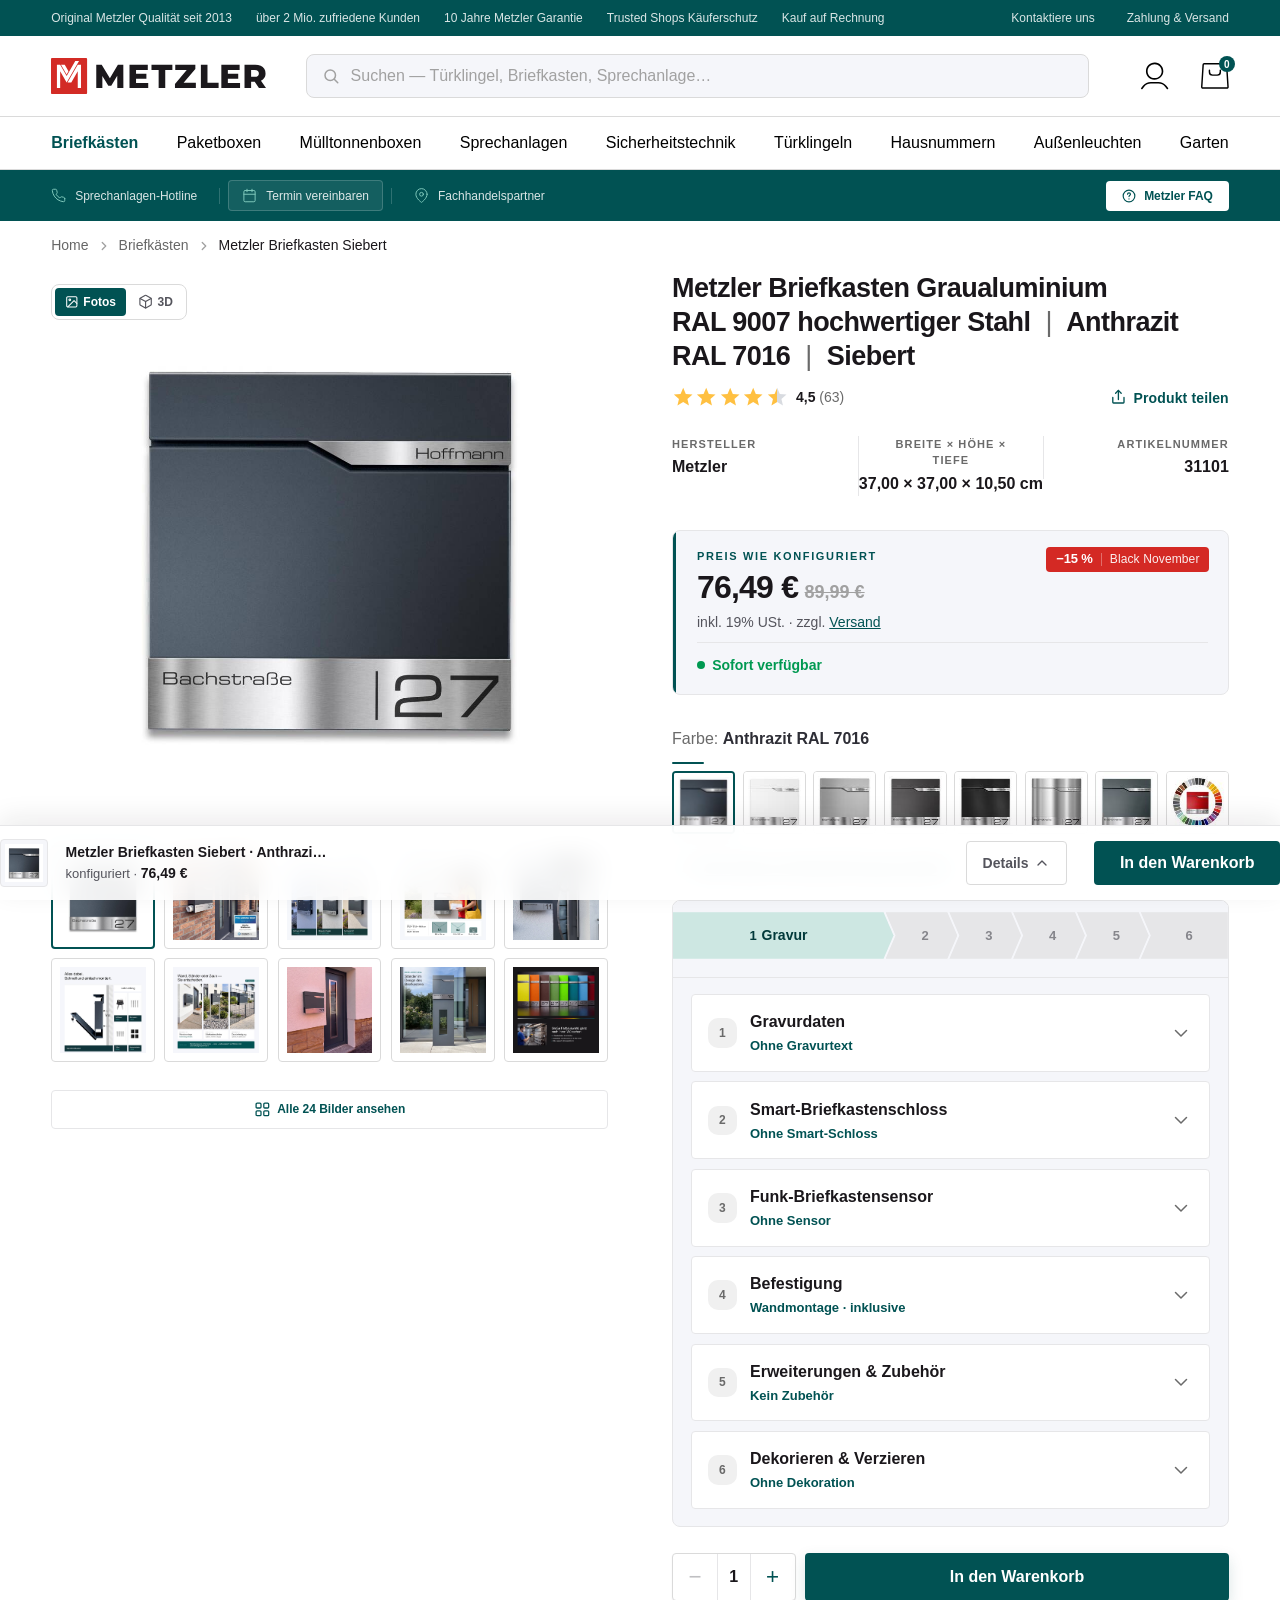
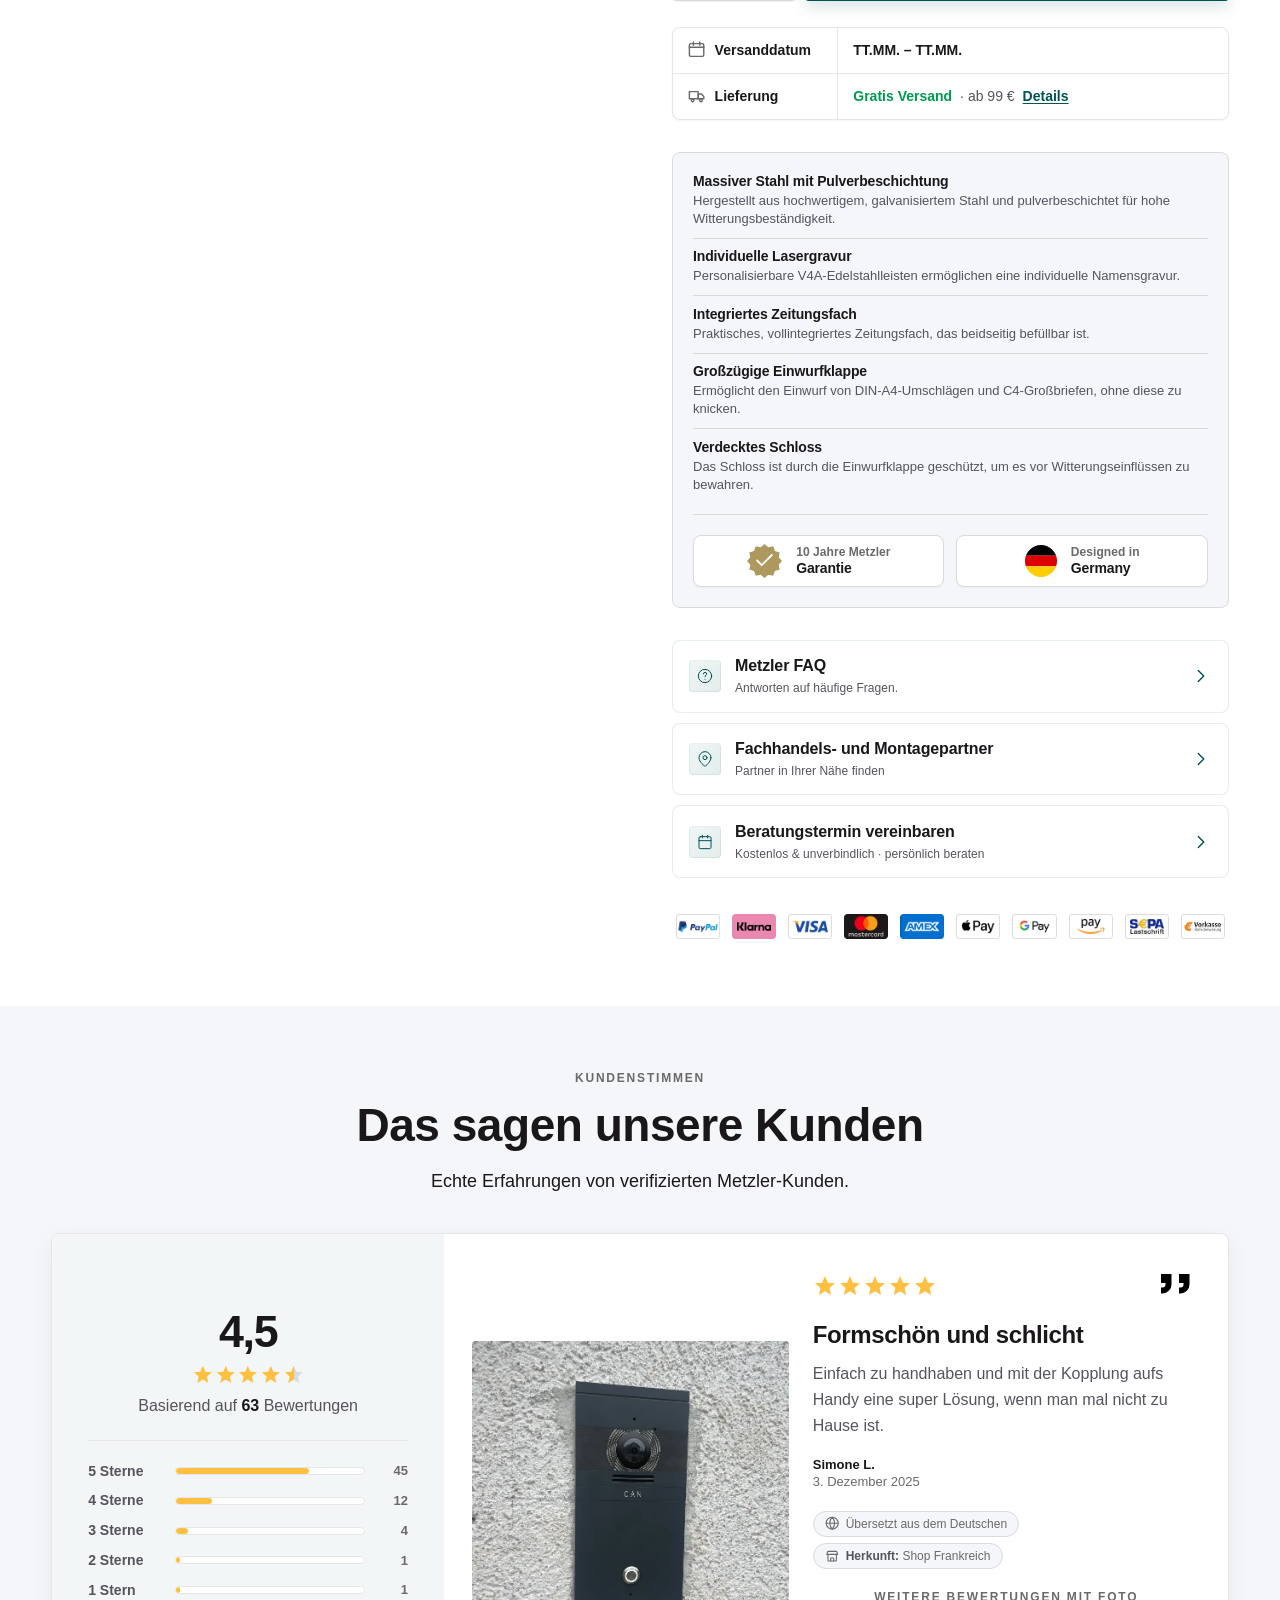
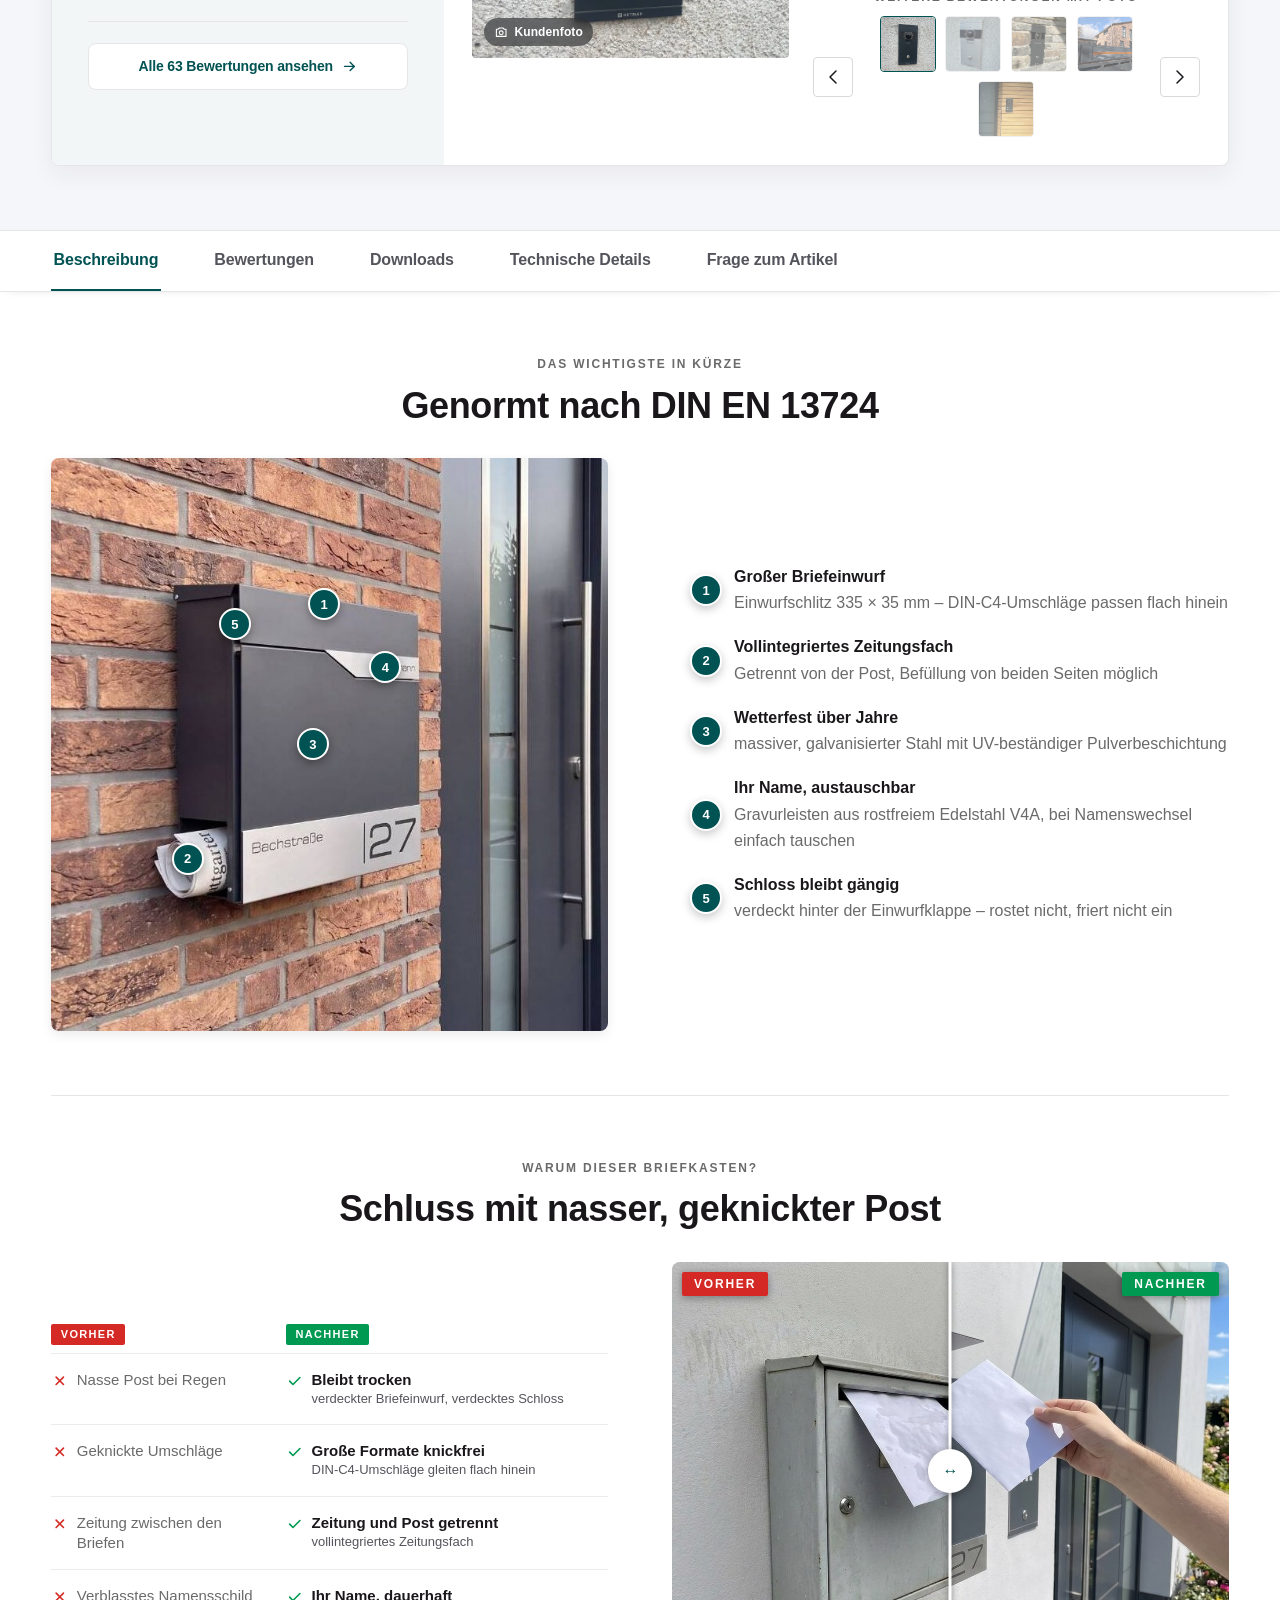
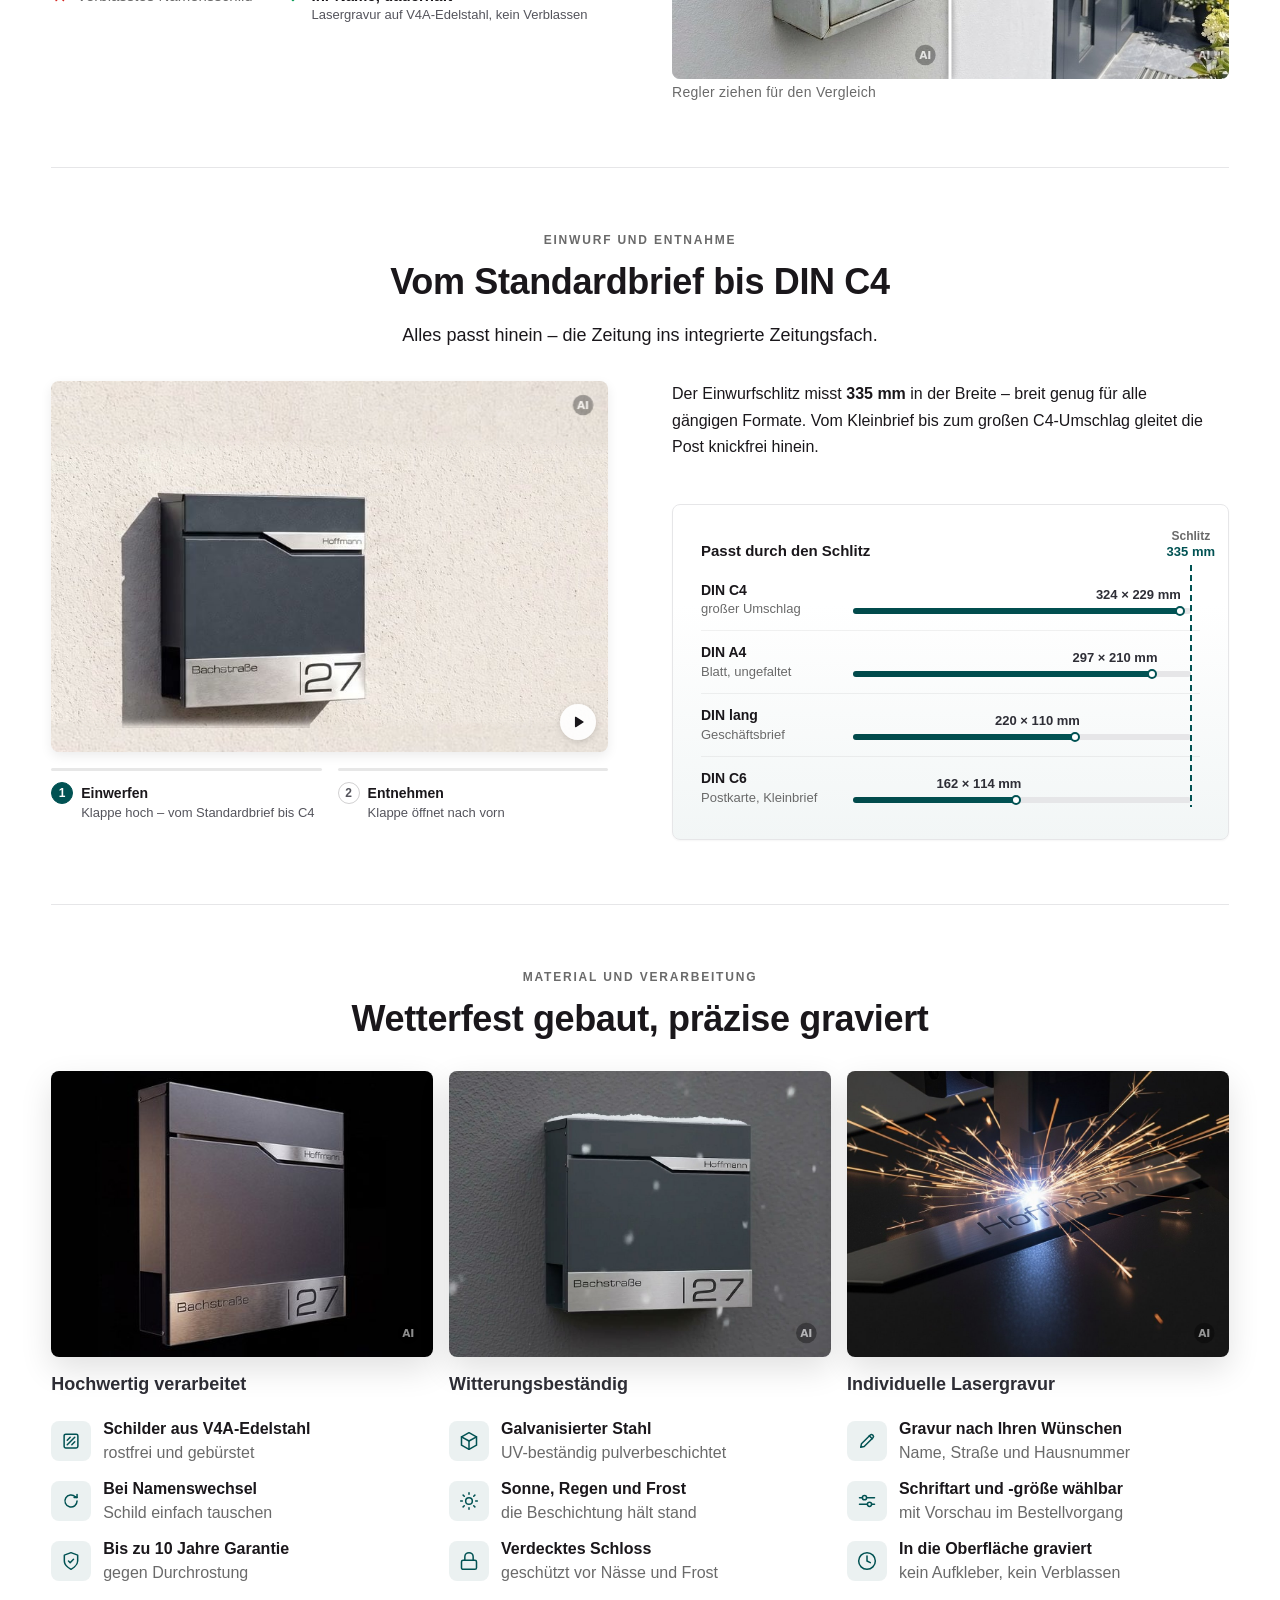
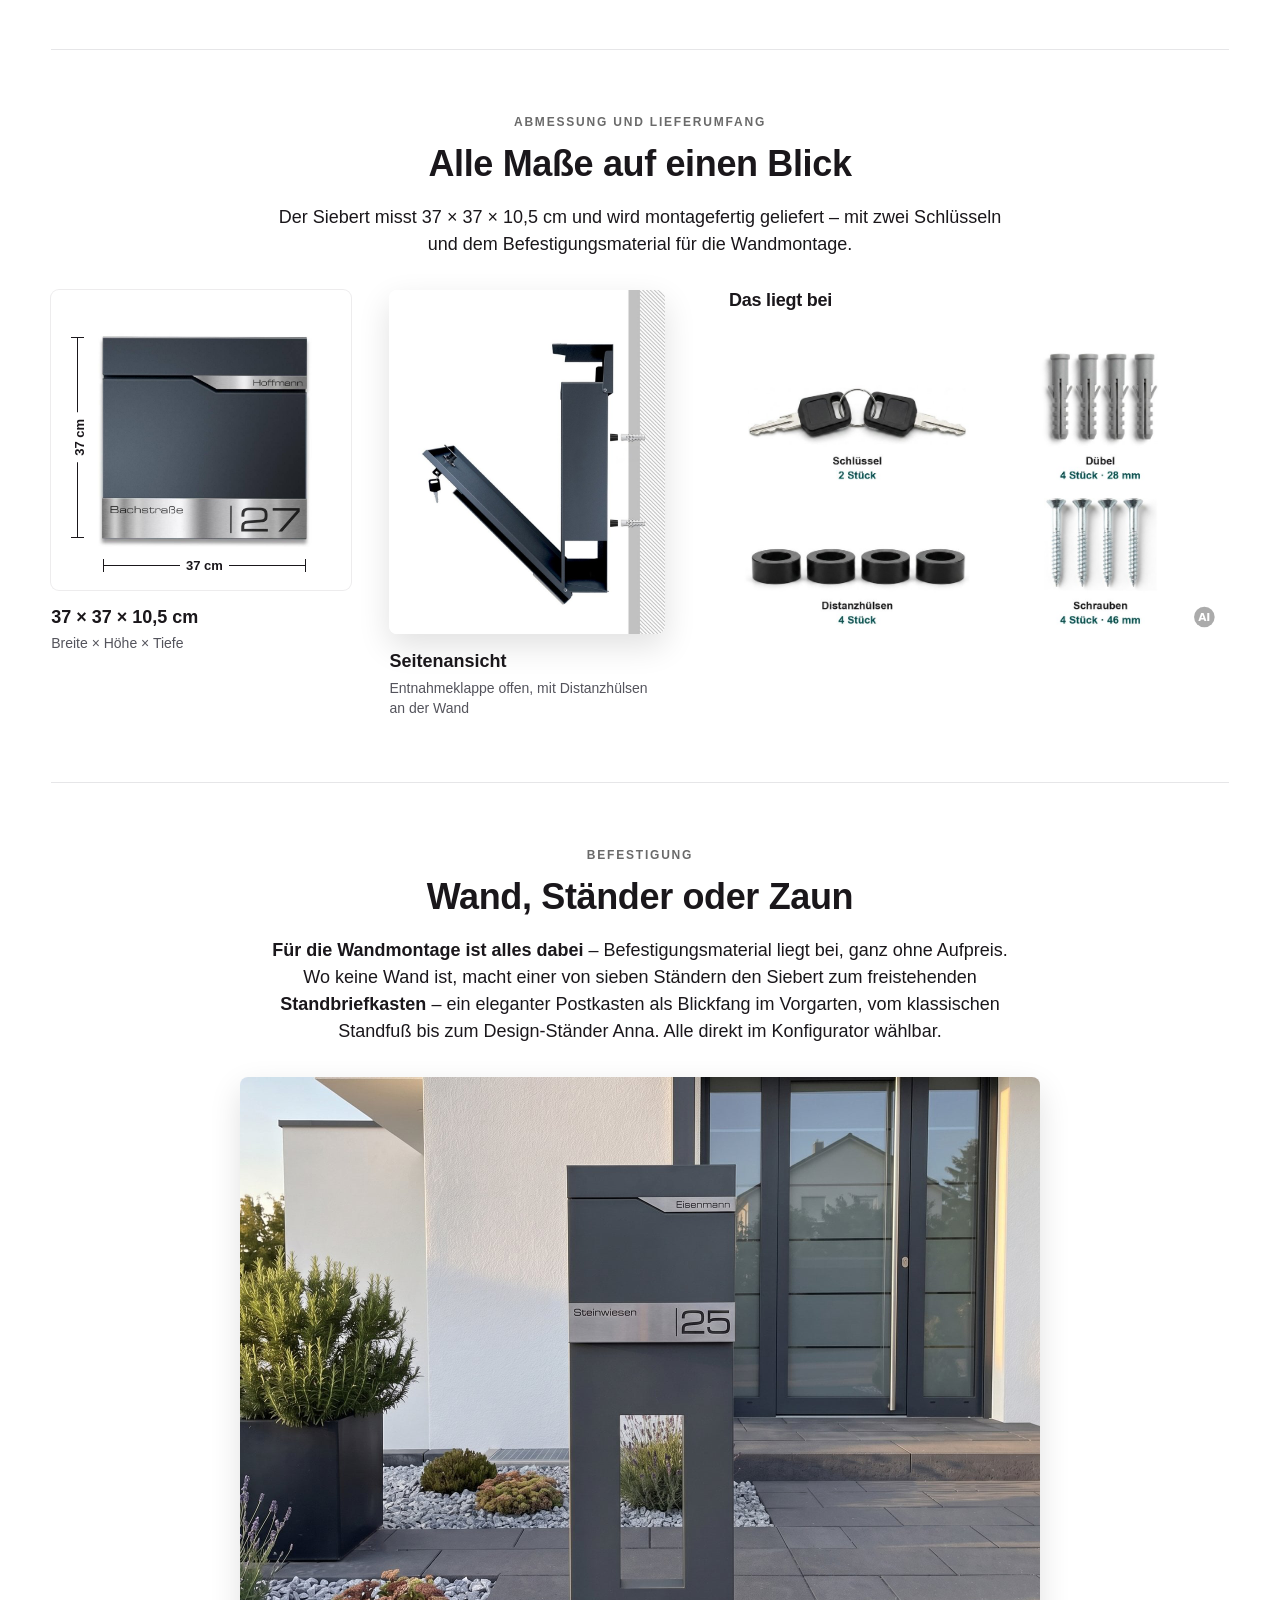
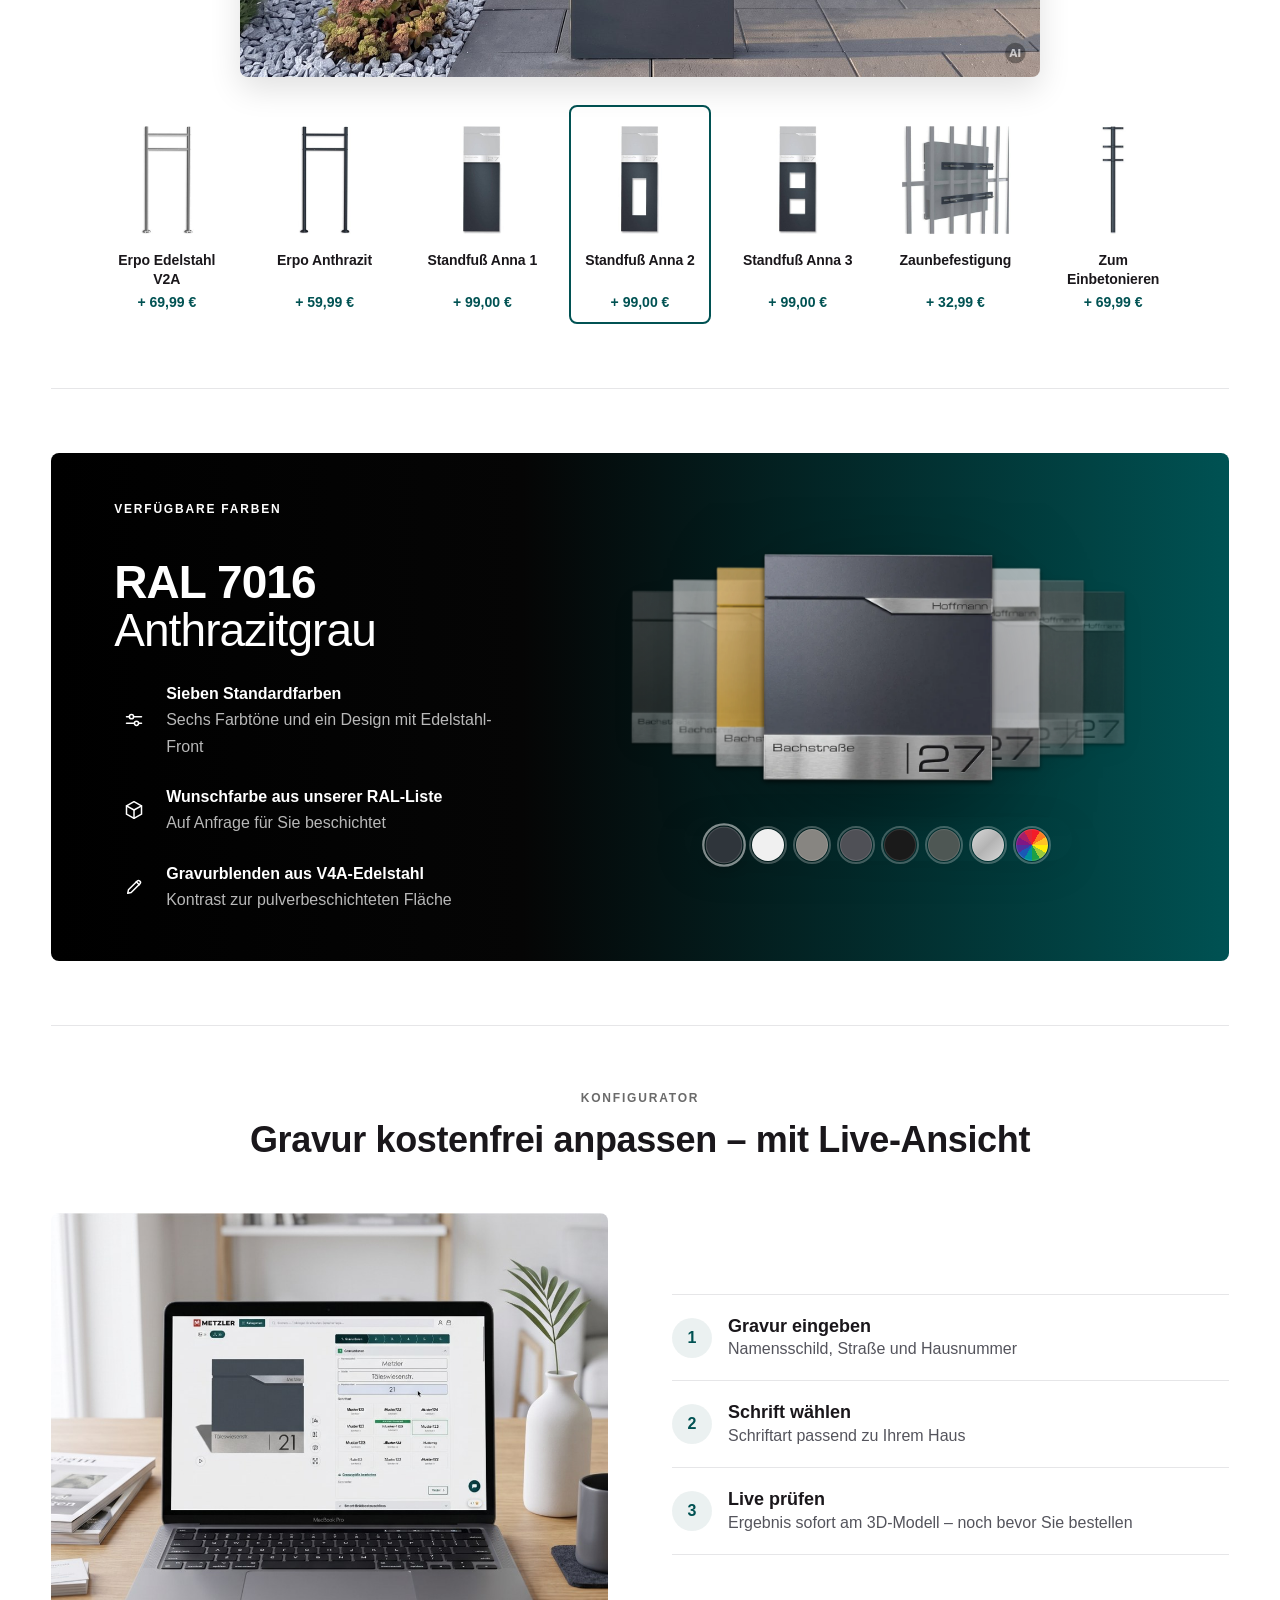
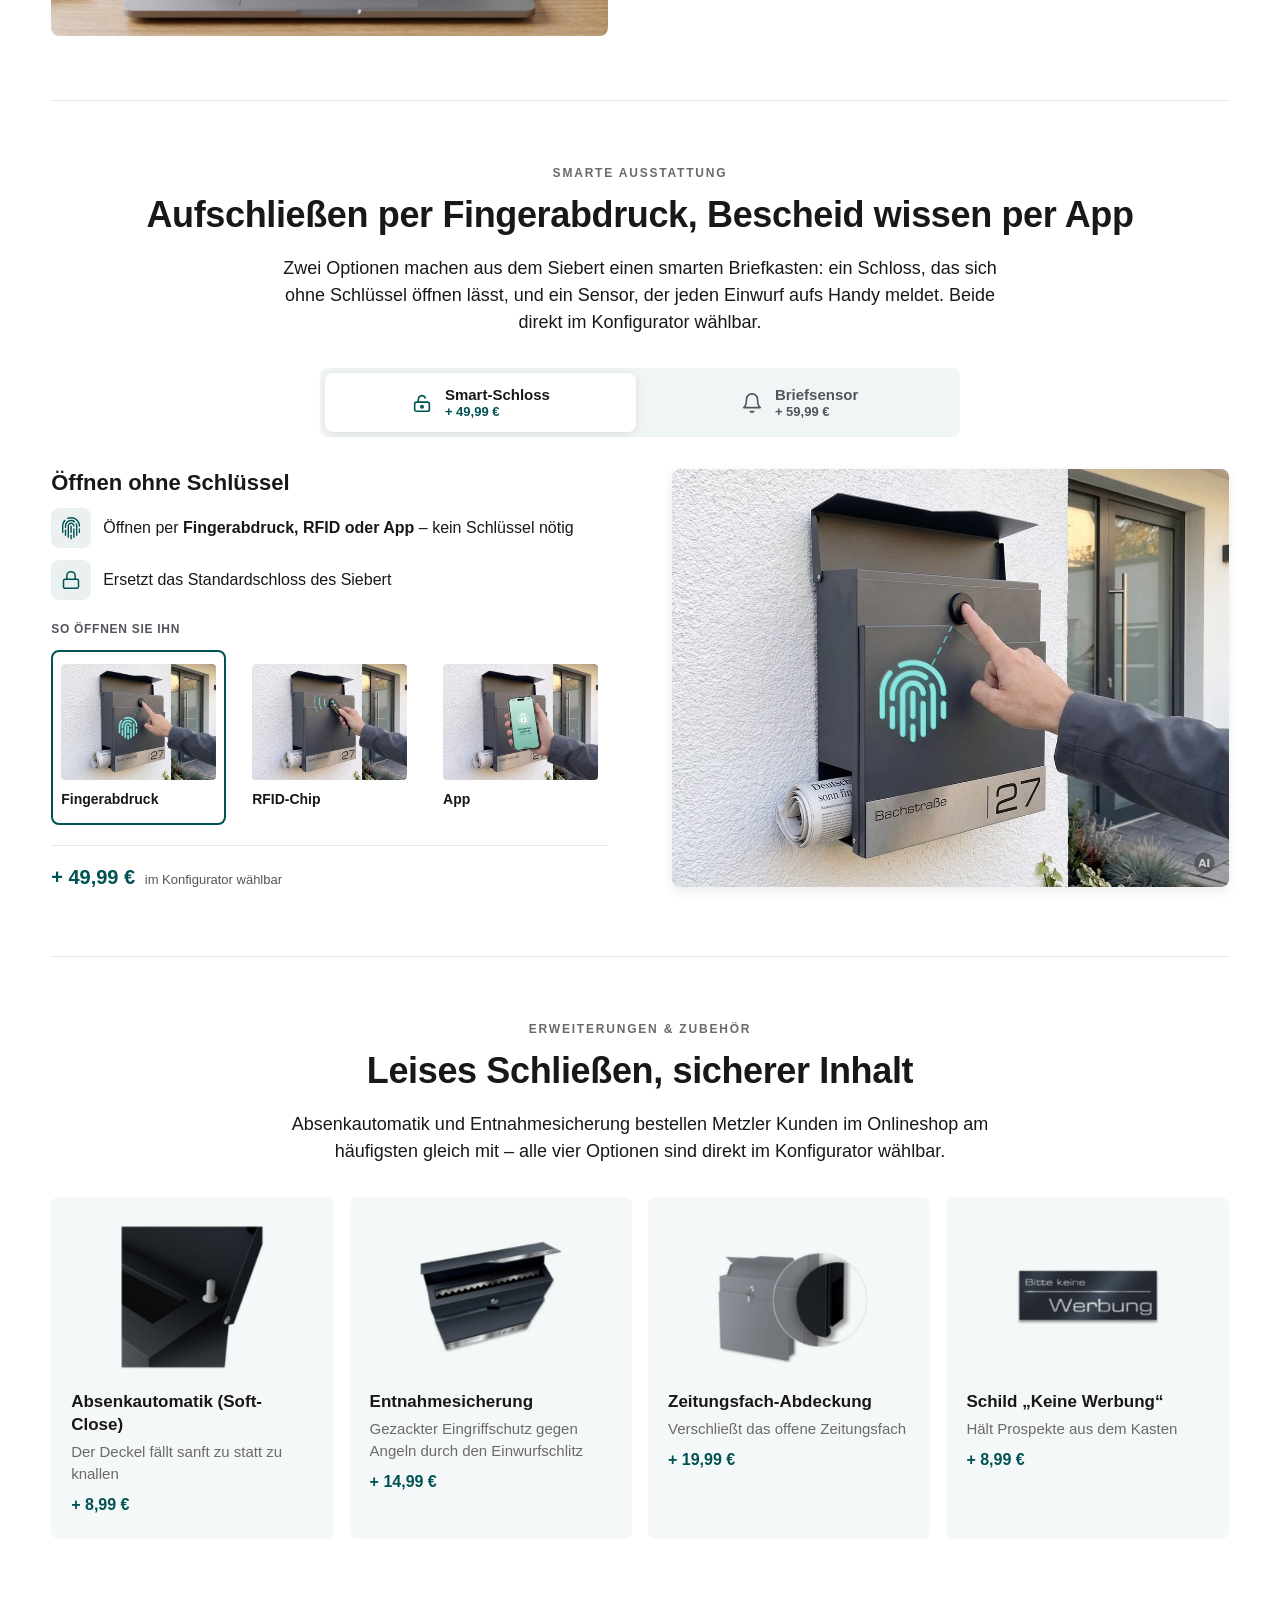
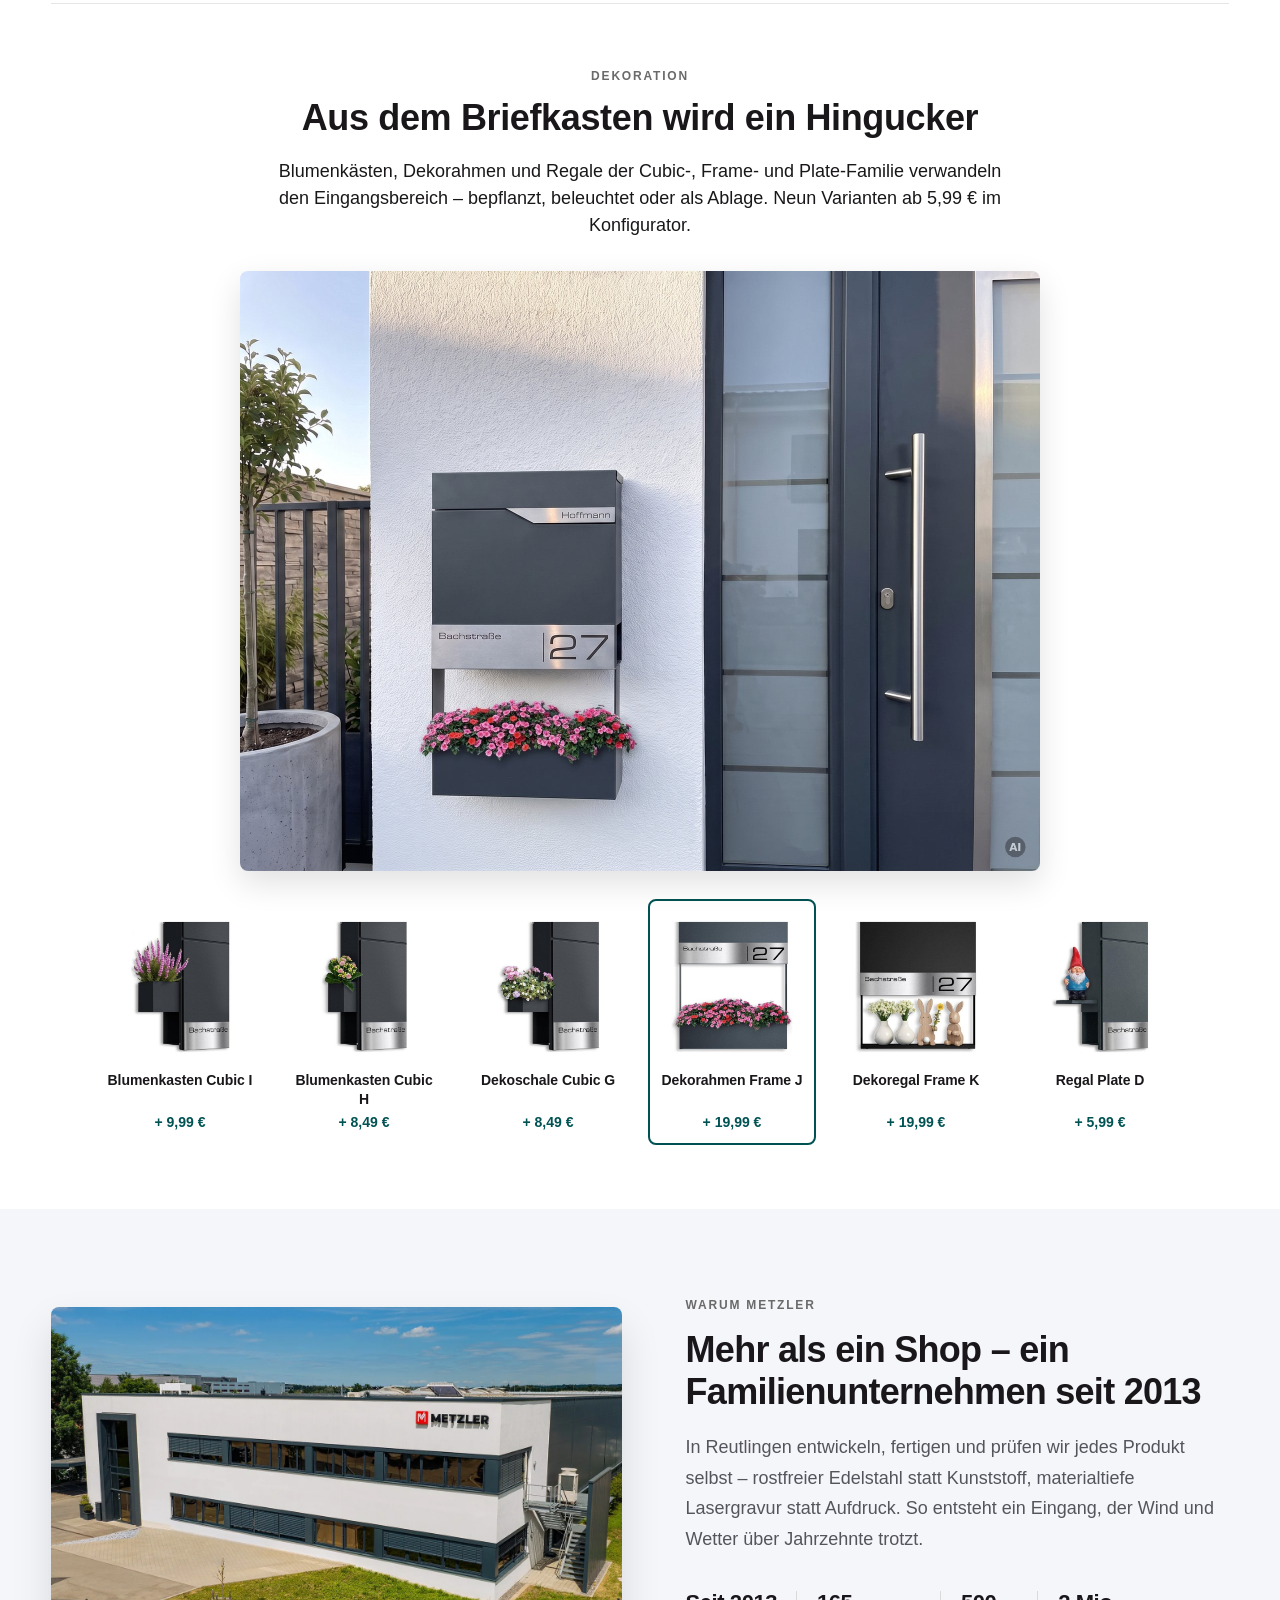
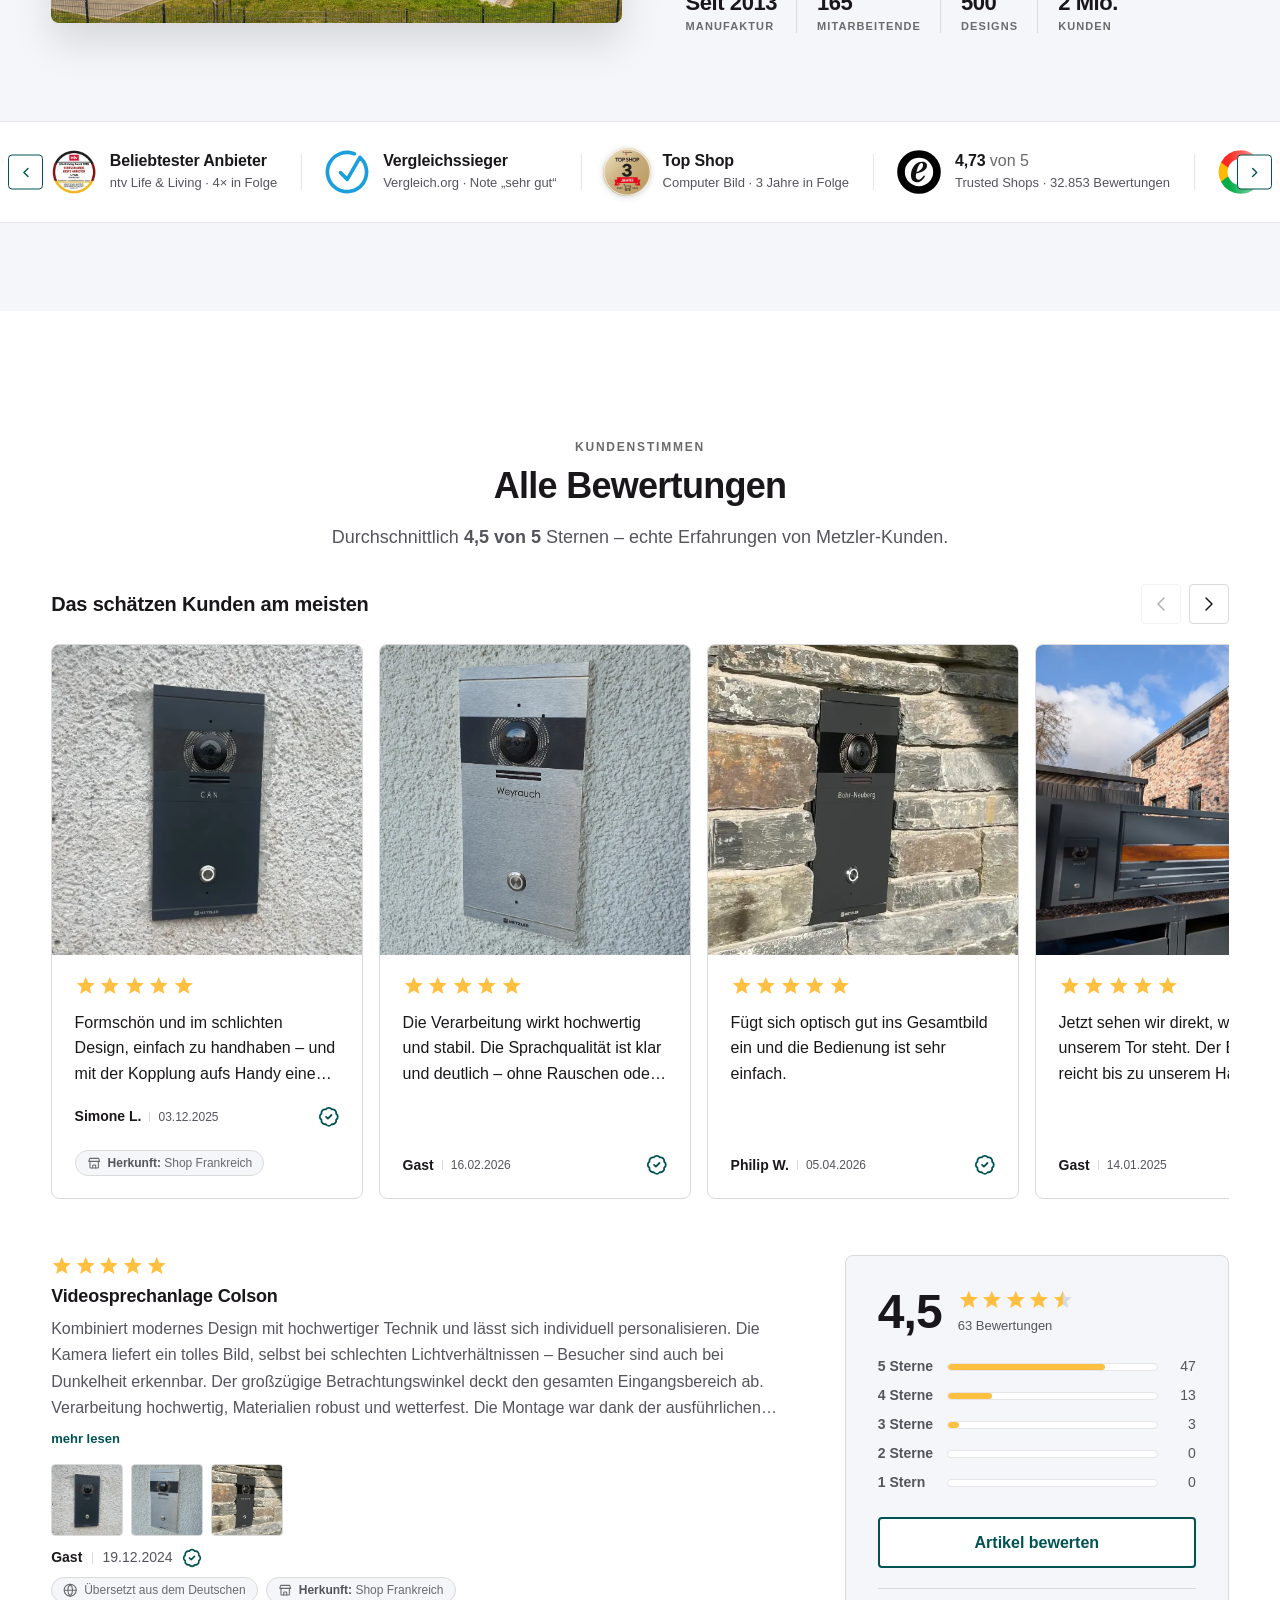
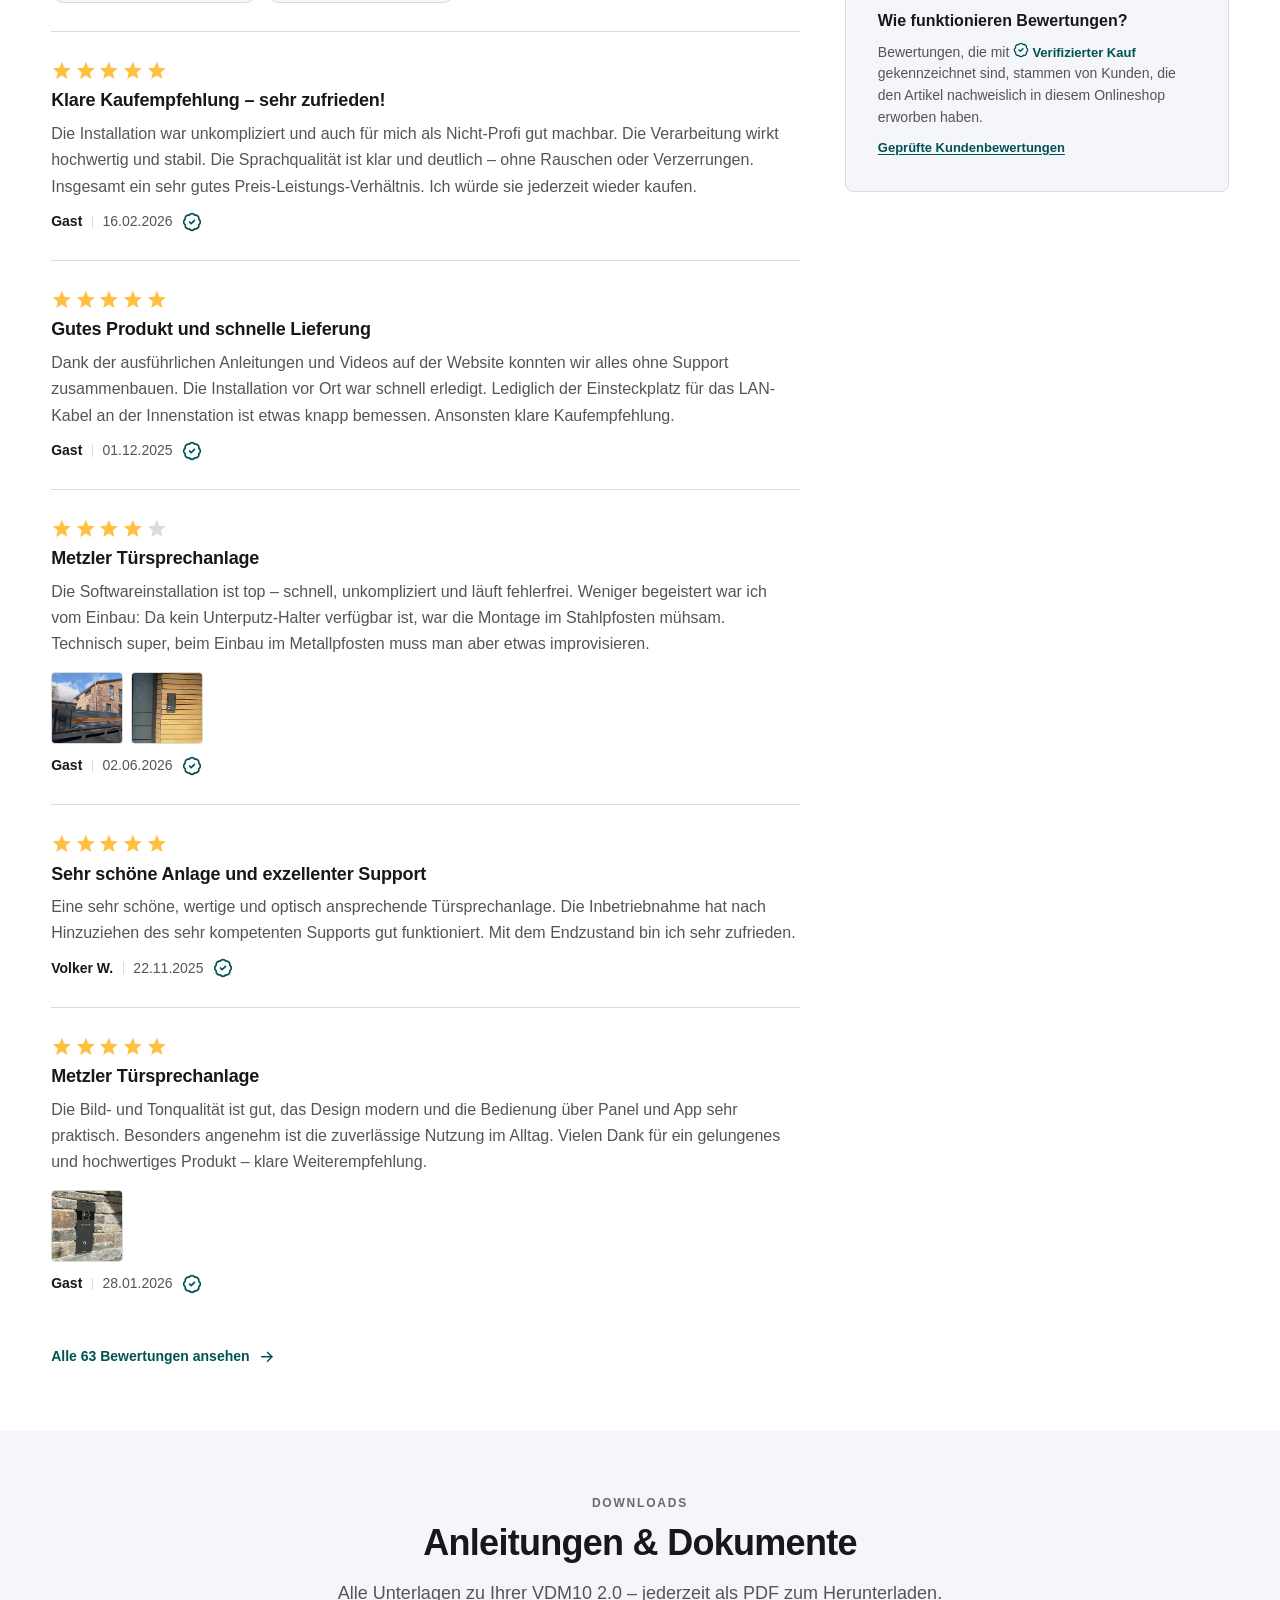
<file: index-desc.html>
<!DOCTYPE html>
<html lang="de">
<head>
<style id="pf-ext-css">[data-pf-ext]{pointer-events:none !important;cursor:default !important;}</style>
<meta charset="UTF-8" />
<meta name="viewport" content="width=device-width, initial-scale=1" />
<!-- keep this internal prototype out of search results (direct visits + link previews still work) -->
<meta name="robots" content="noindex, nofollow" />
<title>Metzler PDP – Version B (Inline-Konfiguration)</title>
<!-- Pflicht: Metzler-Favicon (rotes M-Quadrat) – self-contained data-URI aus dem Design System -->
<meta name="description" content="Neue Produktdetailseite (PDP) – geteilte Kopf-/Navigations-/Fußzeilen-Komponenten aus dem Metzler Design System." />
<!-- Engraving font styles (Gravur) -->
<link rel="preconnect" href="https://fonts.googleapis.com" />
<link rel="preconnect" href="https://fonts.gstatic.com" crossorigin />
<link rel="stylesheet" href="https://fonts.googleapis.com/css2?family=Caveat:wght@700&family=Cinzel:wght@600&family=Cormorant+Garamond:wght@600&family=Dancing+Script:wght@700&family=Great+Vibes&family=Jost:wght@500&family=Kaushan+Script&family=Michroma&family=Montserrat:wght@600&family=Oswald:wght@500&family=Playfair+Display:wght@600&family=Roboto+Mono:wght@500&family=UnifrakturMaguntia&display=swap" />
<!-- Design system (topbar · header · nav strip · mobile-nav · footer) – reused as-is -->
<link rel="stylesheet" href="Home/styles-v2.css?v=19" />
<!-- Mega-menu dropdown, grabbed from the PLP -->
<link rel="stylesheet" href="chrome.css?v=22" />
<!-- New PDP sections -->
<link rel="stylesheet" href="pdp.css?v=35" />
<!-- Version B – inline build panel -->
<link rel="stylesheet" href="pdp-b-desc.css?v=183" />
<link rel="stylesheet" href="pdp-b-desc-opc.css?v=2" />
<!-- Prototype variant switch – append ?flow=b (v2) or ?flow=c (v3) to load an alternative
     color-selection flow. Default (no param) renders v1 exactly as-is. Runs in <head> so the
     class is set before paint. v2 = "Alle Farben" text link → side window; v3 = a selected-
     finish summary card (Sephora pattern) above the grid → same side window. -->
<script>(function(){var f=new URLSearchParams(location.search).get('flow')||'b';if(f==='b'){document.documentElement.classList.add('flow-b');}else if(f==='c'){document.documentElement.classList.add('flow-c');}else if(f==='d'){document.documentElement.classList.add('flow-d');}})();</script>
<!-- Trusted-Shops placement experiment: ?ts=feat|buybox|cta|reviews reveals ONE
     candidate position for the Trusted Shops signal (none shown without the param).
     Compare them side by side via ts-variants.html. -->
<script>(function(){var t=new URLSearchParams(location.search).get('ts');if(t){document.documentElement.setAttribute('data-ts',t);}})();</script>
</head>
<body class="plp">
<a class="skip-link" href="#pdpMain">Zum Inhalt springen</a>

<!-- ===== SVG ICON SPRITE (from home design system) ===== -->
<svg width="0" height="0" style="position:absolute" aria-hidden="true">
  <defs>
    <symbol id="i-search" viewBox="0 0 24 24" fill="none" stroke="currentColor" stroke-width="2" stroke-linecap="round" stroke-linejoin="round"><circle cx="11" cy="11" r="7"/><path d="M21 21l-4.3-4.3"/></symbol>
    <symbol id="i-search-m" viewBox="0 0 19 20" fill="currentColor"><path d="M16.625 8.86618C16.6247 4.81893 13.2882 1.49999 9.125 1.49999C4.96183 1.49999 1.62525 4.81893 1.625 8.86618C1.625 12.9136 4.96168 16.2333 9.125 16.2333V17.7333L8.66211 17.7216C3.90667 17.4843 0.125 13.6101 0.125 8.86618C0.125251 3.96948 4.15459 0 9.125 0C14.0954 0 18.1248 3.96948 18.125 8.86618C18.125 13.7631 14.0956 17.7333 9.125 17.7333V16.2333C13.2883 16.2333 16.625 12.9136 16.625 8.86618Z"/><path d="M18.659 19.6237C18.3683 19.9188 17.8935 19.9222 17.5984 19.6316L13.4441 15.5398L14.4969 14.4704L18.6511 18.5632C18.9462 18.8539 18.9496 19.3287 18.659 19.6237Z"/></symbol>
    <symbol id="i-menu-m" viewBox="0 0 21 17" fill="currentColor"><path d="M0 0.8C0 0.358172 0.358172 0 0.8 0H20.2C20.6418 0 21 0.358172 21 0.8C21 1.24183 20.6418 1.6 20.2 1.6H0.799999C0.358171 1.6 0 1.24183 0 0.8Z"/><path d="M0 8.4C0 7.95817 0.358172 7.6 0.8 7.6H14.2C14.6418 7.6 15 7.95817 15 8.4C15 8.84183 14.6418 9.2 14.2 9.2H0.8C0.358172 9.2 0 8.84183 0 8.4Z"/><path d="M0 16C0 15.5582 0.358172 15.2 0.8 15.2H20.2C20.6418 15.2 21 15.5582 21 16C21 16.4418 20.6418 16.8 20.2 16.8H0.799999C0.358171 16.8 0 16.4418 0 16Z"/></symbol>
    <symbol id="i-chevron-down" viewBox="0 0 24 24" fill="none" stroke="currentColor" stroke-width="2.25" stroke-linecap="round" stroke-linejoin="round"><path d="M6 9l6 6 6-6"/></symbol>
    <symbol id="i-chevron-right" viewBox="0 0 24 24" fill="none" stroke="currentColor" stroke-width="2.25" stroke-linecap="round" stroke-linejoin="round"><path d="M9 6l6 6-6 6"/></symbol>
    <symbol id="i-truck" viewBox="0 0 24 24" fill="none" stroke="currentColor" stroke-width="1.8" stroke-linejoin="round" stroke-linecap="round"><path d="M1 4h13v11H1zM14 8h4l3 3v4h-7z"/><circle cx="6" cy="18" r="1.6"/><circle cx="17.5" cy="18" r="1.6"/></symbol>
    <symbol id="i-receipt" viewBox="0 0 24 24" fill="none" stroke="currentColor" stroke-width="1.8" stroke-linejoin="round" stroke-linecap="round"><path d="M5 2h14v20l-3-2-2 2-2-2-2 2-2-2-3 2z"/><path d="M8 7h8M8 11h8M8 15h5"/></symbol>
    <symbol id="i-star" viewBox="0 0 24 24" fill="none" stroke="currentColor" stroke-width="1.8" stroke-linejoin="round" stroke-linecap="round"><path d="M12 3l2.7 5.46 6.03.88-4.36 4.25 1.03 6.01L12 16.9 6.57 19.6l1.03-6.01L3.24 9.34l6.03-.88z"/></symbol>
    <symbol id="i-users" viewBox="0 0 24 24" fill="none" stroke="currentColor" stroke-width="1.8" stroke-linecap="round" stroke-linejoin="round"><circle cx="9" cy="8" r="3.2"/><path d="M3.5 20c0-3.3 2.5-5.7 5.5-5.7s5.5 2.4 5.5 5.7"/><path d="M16 5.4a3.2 3.2 0 010 5.6"/><path d="M17 14.5c2 .6 3.5 2.6 3.5 5.5"/></symbol>
    <symbol id="i-sliders" viewBox="0 0 24 24" fill="none" stroke="currentColor" stroke-width="2" stroke-linecap="round" stroke-linejoin="round"><path d="M4 6h16M4 12h16M4 18h16"/><circle cx="9" cy="6" r="2" fill="#fff"/><circle cx="15" cy="12" r="2" fill="#fff"/><circle cx="8" cy="18" r="2" fill="#fff"/></symbol>
    <symbol id="i-x" viewBox="0 0 24 24" fill="none" stroke="currentColor" stroke-width="2.2" stroke-linecap="round"><line x1="6" y1="6" x2="18" y2="18"/><line x1="6" y1="18" x2="18" y2="6"/></symbol>
    <symbol id="i-instagram" viewBox="0 0 24 24" fill="none" stroke="currentColor" stroke-width="2" stroke-linecap="round" stroke-linejoin="round"><rect x="3" y="3" width="18" height="18" rx="5"/><circle cx="12" cy="12" r="4"/><circle cx="17.5" cy="6.5" r="1" fill="currentColor"/></symbol>
    <symbol id="i-facebook" viewBox="0 0 24 24" fill="currentColor"><path d="M13.5 21v-7.5h2.5l.5-3h-3V8.5c0-.9.3-1.5 1.5-1.5H17V4.2c-.5-.1-1.5-.2-2.5-.2-2.4 0-4 1.4-4 4v2.5H8v3h2.5V21h3z"/></symbol>
    <symbol id="i-youtube" viewBox="0 0 24 24" fill="currentColor"><path d="M21.6 7.2c-.2-.9-.9-1.6-1.8-1.8C18.2 5 12 5 12 5s-6.2 0-7.8.4c-.9.2-1.6.9-1.8 1.8C2 8.8 2 12 2 12s0 3.2.4 4.8c.2.9.9 1.6 1.8 1.8 1.6.4 7.8.4 7.8.4s6.2 0 7.8-.4c.9-.2 1.6-.9 1.8-1.8.4-1.6.4-4.8.4-4.8s0-3.2-.4-4.8zM10 15V9l5.2 3-5.2 3z"/></symbol>
    <symbol id="i-pinterest" viewBox="0 0 24 24" fill="currentColor"><path d="M12 2a10 10 0 00-3.6 19.3c-.1-.8-.2-2 0-2.9.2-.8 1.2-5 1.2-5s-.3-.6-.3-1.5c0-1.4.8-2.5 1.9-2.5.9 0 1.3.7 1.3 1.5 0 .9-.6 2.2-.9 3.5-.2 1 .5 1.9 1.6 1.9 1.9 0 3.4-2 3.4-5 0-2.6-1.9-4.4-4.5-4.4-3.1 0-4.9 2.3-4.9 4.7 0 .9.4 1.9.8 2.5.1.1.1.2.1.3l-.3 1.2c-.1.2-.2.3-.4.2-1.4-.7-2.3-2.7-2.3-4.4 0-3.6 2.6-6.9 7.5-6.9 3.9 0 7 2.8 7 6.6 0 3.9-2.5 7.1-5.9 7.1-1.2 0-2.3-.6-2.6-1.3l-.7 2.7c-.3 1-1 2.3-1.4 3.1A10 10 0 1012 2z"/></symbol>
    <symbol id="i-x-social" viewBox="0 0 24 24" fill="currentColor"><path d="M18.244 2H21l-6.54 7.47L22 22h-6.86l-4.39-5.74L5.6 22H2.84l7.01-8.01L2 2h7.04l3.97 5.25L18.244 2zm-2.4 18h1.79L7.24 4H5.34l10.5 16z"/></symbol>
  </defs>
</svg>

<!-- ===== TOPBAR ===== -->
<div class="topbar">
  <div class="container topbar__inner">
    <ul class="topbar__claims">
      <li>Original Metzler Qualität seit 2013</li>
      <li>über 2 Mio. zufriedene Kunden</li>
      <li><a href="#" data-pf-ext="1" tabindex="-1">10 Jahre Metzler Garantie</a></li>
      <li>Trusted Shops Käuferschutz</li>
      <li>Kauf auf Rechnung</li>
    </ul>
    <div class="topbar__links">
      <a href="#">Kontaktiere uns</a>
      <a href="#">Zahlung &amp; Versand</a>
    </div>
  </div>
</div>

<!-- ===== HEADER ===== -->
<header class="header">
  <div class="container">
    <div class="header__main">
      <div class="header__left-actions">
        <button class="header__burger" id="navBurger" data-nav-toggle aria-label="Menü öffnen" aria-expanded="false" aria-controls="mobileNav"><svg><use href="#i-menu-m"/></svg></button>
        <button class="header__search-icon" id="searchIcon" aria-label="Suchen" type="button"><svg><use href="#i-search-m"/></svg></button>
      </div>
      <a href="#" class="header__logo" aria-label="Metzler Startseite">
        <img src="Home/Logo/Metzler_Logo-rot-schwarz.svg" alt="Metzler" />
      </a>
      <button class="header__kategorien" type="button" data-nav-toggle aria-controls="mobileNav" aria-expanded="false" aria-label="Kategorien">
        <img class="header__kategorien-icon" src="Home/ICONS/menu.svg" alt="" aria-hidden="true" />
        <span class="header__kategorien-label">Kategorien</span>
      </button>
      <div class="header__search">
        <svg><use href="#i-search"/></svg>
        <input type="search" aria-label="Produkte suchen" placeholder="Suchen – Türklingel, Briefkasten, Sprechanlage…" />
      </div>
      <div class="header__icons">
        <a class="icon-btn" href="#" aria-label="Mein Konto"><img src="Home/ICONS/profile.svg" alt="" /></a>
        <a class="icon-btn" href="#" aria-label="Warenkorb"><img src="Home/ICONS/cart.svg" alt="" /><span class="badge">0</span></a>
      </div>
    </div>
  </div>
</header>

  <nav class="header__nav" aria-label="Hauptnavigation">
    <div class="container">
      <button class="header__nav-all" type="button" data-nav-toggle aria-controls="mobileNav" aria-expanded="false" aria-label="Alle Kategorien">
        <img class="header__nav-all-icon" src="Home/ICONS/menu.svg" alt="" aria-hidden="true" />
        <span class="header__nav-all-label">Alle</span>
      </button>
      <ul>
        <li class="hnav-item" data-mega-item>
          <a href="#" class="is-featured"
             id="mm-trigger-briefkasten" data-mega-trigger
             aria-haspopup="true" aria-expanded="false" aria-controls="mm-panel-briefkasten">Briefkästen</a>

          <!-- Drop-panel spans the full nav width; inner .container realigns content to the page grid -->
          <div class="mega-panel" id="mm-panel-briefkasten" data-mega-panel
               role="region" aria-label="Briefkästen – Unterkategorien" aria-hidden="true">
            <!-- Asymmetric 75/25 split: subcategory grid (left) + persistent featured promo (right) -->
            <div class="container mega-layout">

              <!-- LEFT ZONE (~75%): standard subcategories as image tiles -->
              <ul class="mega-grid">
                <li><a class="mega-card" href="#">
                  <span class="mega-card__media"><img src="Product%20Image/einfamilien-briefkasten.png" alt="Einfamilien-Briefkasten" loading="lazy"></span>
                  <span class="mega-card__label">Einfamilien-Briefkasten</span></a></li>

                <li><a class="mega-card" href="#">
                  <span class="mega-card__media"><img src="Product%20Image/briefkasten-ohne-gravur.webp" alt="Briefkasten ohne Gravur" loading="lazy"></span>
                  <span class="mega-card__label">Briefkasten ohne Gravur</span></a></li>

                <li><a class="mega-card" href="#">
                  <span class="mega-card__media"><img src="Product%20Image/standbriefkaesten.webp" alt="Standbriefkästen" loading="lazy"></span>
                  <span class="mega-card__label">Standbriefkästen</span></a></li>

                <li><a class="mega-card" href="#">
                  <span class="mega-card__media"><img src="Product%20Image/briefkasten-klingel-sprechanlage.webp" alt="Briefkasten mit Klingel & Sprechanlage" loading="lazy"></span>
                  <span class="mega-card__label">Mit Klingel &amp; Sprechanlage</span></a></li>

                <li><a class="mega-card" href="#">
                  <span class="mega-card__media"><img src="Product%20Image/mehrfamilien-briefkaesten.webp" alt="Mehrfamilien Briefkästen" loading="lazy"></span>
                  <span class="mega-card__label">Mehrfamilien Briefkästen</span></a></li>

                <li><a class="mega-card" href="#">
                  <span class="mega-card__media"><img src="Product%20Image/unterputz-briefkaesten.webp" alt="Unterputz Briefkästen" loading="lazy"></span>
                  <span class="mega-card__label">Unterputz Briefkästen</span></a></li>

                <li><a class="mega-card" href="#">
                  <span class="mega-card__media"><img src="Product%20Image/paketboxen.webp" alt="Paketboxen" loading="lazy"></span>
                  <span class="mega-card__label">Paketboxen</span></a></li>

                <li><a class="mega-card" href="#">
                  <span class="mega-card__media"><img src="Product%20Image/briefkastenschilder.webp" alt="Briefkastenschilder" loading="lazy"></span>
                  <span class="mega-card__label">Briefkastenschilder</span></a></li>

                <li><a class="mega-card" href="#">
                  <span class="mega-card__media"><img src="Product%20Image/briefkastenstaender.webp" alt="Briefkastenständer" loading="lazy"></span>
                  <span class="mega-card__label">Briefkastenständer</span></a></li>

                <li><a class="mega-card" href="#">
                  <span class="mega-card__media"><img src="Product%20Image/ersatzteile-zubehoer.webp" alt="Ersatzteile & Zubehör" loading="lazy"></span>
                  <span class="mega-card__label">Ersatzteile &amp; Zubehör</span></a></li>
              </ul>

              <!-- RIGHT ZONE (~25%): featured Konfigurator poster -->
              <aside class="mega-poster" aria-label="Briefkastenanlagen Konfigurator">
                <div class="mega-poster__media">
                  <img class="mega-poster__bg" src="Poster/poster-briefkasten2.png" alt="Briefkastenanlage – 3D Konfigurator" loading="lazy">
                </div>
                <div class="mega-poster__content">
                  <span class="mega-poster__eyebrow">3D Konfigurator</span>
                  <p class="mega-poster__title">Briefkastenanlage individuell gestalten</p>
                  <p class="mega-poster__features">Design · Farbe · Montageart</p>
                  <a class="mega-poster__cta" href="#">Jetzt konfigurieren</a>
                </div>
              </aside>

            </div>
          </div>
        </li>
        <li><a href="#">Paketboxen</a></li>
        <li><a href="#">Mülltonnenboxen</a></li>
        <li class="hnav-item" data-mega-item>
          <a href="#"
             id="mm-trigger-sprechanlagen" data-mega-trigger
             aria-haspopup="true" aria-expanded="false" aria-controls="mm-panel-sprechanlagen">Sprechanlagen</a>

          <!-- Drop-panel: subcategory grid (left) + XDM10 poster (right) -->
          <div class="mega-panel" id="mm-panel-sprechanlagen" data-mega-panel
               role="region" aria-label="Türsprechanlagen – Unterkategorien" aria-hidden="true">
            <div class="container mega-layout">

              <ul class="mega-grid">
                <li><a class="mega-card" href="#">
                  <span class="mega-card__media"><img src="Product%20Image/Sprechanlage/video-station.png" alt="Video-Sprechanlagen" loading="lazy"></span>
                  <span class="mega-card__label">Video-Sprechanlagen</span></a></li>

                <li><a class="mega-card" href="#">
                  <span class="mega-card__media"><img src="Product%20Image/Sprechanlage/audio-station.png" alt="Audio-Sprechanlagen" loading="lazy"></span>
                  <span class="mega-card__label">Audio-Sprechanlagen</span></a></li>

                <li><a class="mega-card" href="#">
                  <span class="mega-card__media"><img src="Product%20Image/Sprechanlage/mehrfamilien-anlage.png" alt="Mehrfamilien-Anlagen" loading="lazy"></span>
                  <span class="mega-card__label">Mehrfamilien-Anlagen</span></a></li>

                <li><a class="mega-card" href="#">
                  <span class="mega-card__media"><img src="Product%20Image/Sprechanlage/touch-display-station.png" alt="Mit Gesichtserkennung" loading="lazy"></span>
                  <span class="mega-card__label">Mit Gesichtserkennung</span></a></li>

                <li><a class="mega-card" href="#">
                  <span class="mega-card__media"><img src="Product%20Image/Sprechanlage/briefkasten-paketbox.png" alt="Mit Briefkasten/Paketbox" loading="lazy"></span>
                  <span class="mega-card__label">Mit Briefkasten/Paketbox</span></a></li>

                <li><a class="mega-card" href="#">
                  <span class="mega-card__media"><img src="Product%20Image/Sprechanlage/innenstation.png" alt="Innenstationen" loading="lazy"></span>
                  <span class="mega-card__label">Innenstationen</span></a></li>

                <li><a class="mega-card" href="#">
                  <span class="mega-card__media"><img src="Product%20Image/Sprechanlage/bus-xdm10.png" alt="2-Draht-BUS (XDM10)" loading="lazy"></span>
                  <span class="mega-card__label">2-Draht-BUS (XDM10)</span></a></li>

                <li><a class="mega-card" href="#">
                  <span class="mega-card__media"><img src="Product%20Image/Sprechanlage/zubehoer.png" alt="Zubehör" loading="lazy"></span>
                  <span class="mega-card__label">Zubehör</span></a></li>
              </ul>

              <aside class="mega-poster" aria-label="XDM10 Video-Türsprechanlage">
                <div class="mega-poster__media">
                  <img class="mega-poster__bg" src="Poster/poster-sprechanlage-xdm10.png" alt="XDM10 Video-Türsprechanlage – Red Dot Award Winner 2026" loading="lazy">
                </div>
                <div class="mega-poster__content">
                  <span class="mega-poster__eyebrow">Video-Türsprechanlage</span>
                  <p class="mega-poster__title">XDM10 – nachrüsten ohne neue Kabel</p>
                  <p class="mega-poster__features">2-Draht-BUS · App-Anbindung · HD-Video</p>
                  <a class="mega-poster__cta" href="#">Mehr erfahren</a>
                </div>
              </aside>

            </div>
          </div>
        </li>
        <li><a href="#">Sicherheitstechnik</a></li>
        <li><a href="#">Türklingeln</a></li>
        <li><a href="#">Hausnummern</a></li>
        <li><a href="#">Außenleuchten</a></li>
        <li><a href="#">Garten</a></li>
      </ul>
    </div>
  </nav>

<!-- ===== MOBILE SLIDE-IN NAV ===== -->
<div class="mobile-nav" id="mobileNav" aria-hidden="true">
  <div class="mobile-nav__backdrop" data-close></div>
  <aside class="mobile-nav__panel" role="dialog" aria-modal="true" aria-label="Mobile Navigation">
    <div class="mobile-nav__head">
      <img src="Home/Logo/Metzler_Logo-rot-schwarz.svg" alt="Metzler" />
      <button class="mobile-nav__close" data-close aria-label="Menü schließen">×</button>
    </div>
    <nav>
      <ul>
        <li><a href="#">Briefkästen</a></li>
        <li><a href="#">Paketboxen</a></li>
        <li><a href="#">Mülltonnenboxen</a></li>
        <li><a href="#">Sprechanlagen</a></li>
        <li><a href="#">Sicherheitstechnik</a></li>
        <li><a href="#">Türklingeln</a></li>
        <li><a href="#">Hausnummern</a></li>
        <li><a href="#">Außenleuchten</a></li>
        <li><a href="#">Garten</a></li>
      </ul>
    </nav>
  </aside>
</div>

<!-- ===== QUICKBAR (contact / quick actions) – grabbed from the PLP ===== -->
<div class="quickbar" id="quickbar">
  <div class="container quickbar-inner">
    <button class="qa-mobile-toggle" type="button" aria-expanded="false" aria-controls="qaPanel">
      <span>Info &amp; Hilfecenter</span>
      <svg class="chev" viewBox="0 0 24 24" fill="none" stroke="currentColor" stroke-width="2" stroke-linecap="round" stroke-linejoin="round" aria-hidden="true"><path d="M6 9l6 6 6-6"/></svg>
    </button>
    <div class="qa-panel" id="qaPanel">
      <div class="qa-group" id="quickbarItems">
        <a class="qa" href="#" data-pf-ext="1" tabindex="-1">
          <span class="qa-ico"><svg viewBox="0 0 24 24" fill="none" stroke="currentColor" stroke-linecap="round" stroke-linejoin="round"><path d="M22 16.92v3a2 2 0 0 1-2.18 2 19.79 19.79 0 0 1-8.63-3.07 19.5 19.5 0 0 1-6-6A19.79 19.79 0 0 1 2.12 4.18 2 2 0 0 1 4.11 2h3a2 2 0 0 1 2 1.72c.13.96.36 1.9.7 2.81a2 2 0 0 1-.45 2.11L8.09 9.91a16 16 0 0 0 6 6l1.27-1.27a2 2 0 0 1 2.11-.45c.91.34 1.85.57 2.81.7A2 2 0 0 1 22 16.92z"/></svg></span>
          <span class="qa-body">
            <span class="qa-label">Sprechanlagen-Hotline</span>
            <span class="qa-meta"><strong>07121&nbsp;/&nbsp;317&nbsp;7333</strong></span>
          </span>
          <span class="qa-arrow"><svg viewBox="0 0 24 24" fill="none" stroke="currentColor" stroke-linecap="round" stroke-linejoin="round"><path d="M9 6l6 6-6 6"/></svg></span>
        </a>
        <span class="qa-divider"></span>
        <button class="qa termin" type="button" data-cm-open>
          <span class="qa-ico"><svg viewBox="0 0 24 24" fill="none" stroke="currentColor" stroke-linecap="round" stroke-linejoin="round"><rect x="3" y="4" width="18" height="18" rx="2"/><path d="M16 2v4M8 2v4M3 10h18"/></svg></span>
          <span class="qa-body">
            <span class="qa-label">Termin vereinbaren</span>
            <span class="qa-meta">Persönlichen Beratungstermin buchen.</span>
          </span>
          <span class="qa-arrow"><svg viewBox="0 0 24 24" fill="none" stroke="currentColor" stroke-linecap="round" stroke-linejoin="round"><path d="M9 6l6 6-6 6"/></svg></span>
        </button>
        <span class="qa-divider"></span>
        <a class="qa" href="#partner">
          <span class="qa-ico"><svg viewBox="0 0 24 24" fill="none" stroke="currentColor" stroke-linecap="round" stroke-linejoin="round"><path d="M21 10c0 7-9 13-9 13S3 17 3 10a9 9 0 1 1 18 0z"/><circle cx="12" cy="10" r="3"/></svg></span>
          <span class="qa-body">
            <span class="qa-label">Fachhandelspartner</span>
            <span class="qa-meta">Installationspartner in Ihrer Nähe.</span>
          </span>
          <span class="qa-arrow"><svg viewBox="0 0 24 24" fill="none" stroke="currentColor" stroke-linecap="round" stroke-linejoin="round"><path d="M9 6l6 6-6 6"/></svg></span>
        </a>
      </div>
      <a class="qa-cta" href="#faq">
        <span class="qa-ico"><svg viewBox="0 0 24 24" fill="none" stroke="currentColor" stroke-linecap="round" stroke-linejoin="round"><circle cx="12" cy="12" r="10"/><path d="M9.5 9a2.5 2.5 0 0 1 5 0c0 1.5-2.5 2-2.5 4M12 17h.01"/></svg></span>
        <span class="qa-body">
          <span class="qa-label">Metzler FAQ</span>
          <span class="qa-meta">Antworten auf häufige Fragen.</span>
        </span>
        <span class="qa-arrow"><svg viewBox="0 0 24 24" fill="none" stroke="currentColor" stroke-linecap="round" stroke-linejoin="round"><path d="M9 6l6 6-6 6"/></svg></span>
      </a>
    </div>
  </div>
</div>

<!-- ===== BREADCRUMB – grabbed from the PLP ===== -->
<nav class="crumb" aria-label="Breadcrumb">
  <div class="container">
    <ol>
      <li><a href="#">Home</a></li>
      <li aria-hidden="true"><svg><use href="#i-chevron-right"/></svg></li>
      <li><a href="#">Briefkästen</a></li>
      <li aria-hidden="true"><svg><use href="#i-chevron-right"/></svg></li>
      <li><span aria-current="page">Metzler Briefkasten Siebert</span></li>
    </ol>
  </div>
</nav>

<main class="pdp pdp-b" id="pdpMain" tabindex="-1">

  <!-- TS placement candidate · floating Trustbadge (bottom-right) – the Trusted-Shops
       standard widget most competitors use. Fixed to the viewport. -->
  <aside class="ts-slot ts-float" data-pos="float" aria-label="Trusted Shops: Sehr gut, 4,80 von 5">
    <span class="ts-float__mark" aria-hidden="true"><img src="ICONS/trusted-shops.svg" alt="" width="30" height="30"></span>
    <span class="ts-float__body">
      <span class="ts-float__stars" aria-hidden="true">★★★★★</span>
      <span class="ts-float__meta"><b>4,80</b> / 5,00</span>
    </span>
  </aside>

  <!-- ===== SECTION 1 · ABOVE-THE-FOLD HERO ===== -->
  <section class="pdp-hero" id="ueberblick" aria-label="Produktübersicht">
    <div class="container pdp-hero__grid">

      <!-- Product header – title · rating · share (precedes the image on mobile) -->
      <header class="pdp-hero__head">
        <p class="pdp-eyebrow">Design-Briefkasten aus Stahl · personalisiert nach Maß</p>
        <h1 class="pdp-title">Metzler Briefkasten Graualuminium RAL&nbsp;9007 hochwertiger Stahl<span class="pdp-title__color" id="pdpTitleColor"></span>&nbsp;<span class="pdp-title__sep">|</span> Siebert</h1>
        <div class="bx-cred">
          <a href="#bewertungen" class="pdp-rate bx-cred__rate" aria-label="4,5 von 5 Sternen, 63 Bewertungen">
            <span class="pdp-stars" aria-hidden="true">
              <svg viewBox="0 0 24 24" fill="currentColor"><path d="M12 17.27L18.18 21l-1.64-7.03L22 9.24l-7.19-.61L12 2 9.19 8.63 2 9.24l5.46 4.73L5.82 21z"/></svg>
              <svg viewBox="0 0 24 24" fill="currentColor"><path d="M12 17.27L18.18 21l-1.64-7.03L22 9.24l-7.19-.61L12 2 9.19 8.63 2 9.24l5.46 4.73L5.82 21z"/></svg>
              <svg viewBox="0 0 24 24" fill="currentColor"><path d="M12 17.27L18.18 21l-1.64-7.03L22 9.24l-7.19-.61L12 2 9.19 8.63 2 9.24l5.46 4.73L5.82 21z"/></svg>
              <svg viewBox="0 0 24 24" fill="currentColor"><path d="M12 17.27L18.18 21l-1.64-7.03L22 9.24l-7.19-.61L12 2 9.19 8.63 2 9.24l5.46 4.73L5.82 21z"/></svg>
              <svg viewBox="0 0 24 24"><defs><linearGradient id="pdpStarHalf"><stop offset="50%" stop-color="currentColor"/><stop offset="50%" stop-color="#d8dbe0"/></linearGradient></defs><path fill="url(#pdpStarHalf)" d="M12 17.27L18.18 21l-1.64-7.03L22 9.24l-7.19-.61L12 2 9.19 8.63 2 9.24l5.46 4.73L5.82 21z"/></svg>
            </span>
            <span class="pdp-rate__count" aria-hidden="true"><b>4,5</b> (63)</span>
          </a>
          <div class="bx-share-wrap">
            <button type="button" class="bx-share" id="pdpShare" aria-haspopup="true" aria-expanded="false" aria-controls="pdpShareMenu">
              <svg viewBox="0 0 24 24" fill="none" stroke="currentColor" stroke-width="1.9" stroke-linecap="round" stroke-linejoin="round"><path d="M4 12v7a1 1 0 001 1h14a1 1 0 001-1v-7"/><path d="M16 6l-4-4-4 4"/><path d="M12 2v13"/></svg>
              <span class="bx-share__t">Produkt teilen</span>
            </button>
            <div class="bx-share-menu" id="pdpShareMenu" role="menu" aria-label="Seite teilen über" hidden>
              <button type="button" class="bx-share-menu__item" role="menuitem" data-share="copy"><svg viewBox="0 0 24 24" fill="none" stroke="currentColor" stroke-width="1.8" stroke-linecap="round" stroke-linejoin="round"><path d="M10.5 13.5a4 4 0 005.7 0l2.6-2.6a4 4 0 00-5.7-5.7L11.8 6.3"/><path d="M13.5 10.5a4 4 0 00-5.7 0l-2.6 2.6a4 4 0 005.7 5.7l1.3-1.3"/></svg><span>Link kopieren</span><svg class="bx-share-menu__chev" viewBox="0 0 24 24" fill="none" stroke="currentColor" stroke-width="2" stroke-linecap="round" stroke-linejoin="round"><path d="M9 6l6 6-6 6"/></svg></button>
              <a class="bx-share-menu__item" role="menuitem" data-share="email" href="#" target="_blank" rel="noopener"><svg viewBox="0 0 24 24" fill="none" stroke="currentColor" stroke-width="1.8" stroke-linecap="round" stroke-linejoin="round"><rect x="3" y="5" width="18" height="14" rx="2"/><path d="M3.5 7l8.5 6 8.5-6"/></svg><span>E-Mail</span><svg class="bx-share-menu__chev" viewBox="0 0 24 24" fill="none" stroke="currentColor" stroke-width="2" stroke-linecap="round" stroke-linejoin="round"><path d="M9 6l6 6-6 6"/></svg></a>
              <a class="bx-share-menu__item" role="menuitem" data-share="whatsapp" href="#" target="_blank" rel="noopener"><svg viewBox="0 0 24 24" fill="none" stroke="currentColor" stroke-width="1.8" stroke-linecap="round" stroke-linejoin="round"><path d="M21 11.5a8.5 8.5 0 01-12.7 7.4L3 20.5l1.7-5A8.5 8.5 0 1121 11.5z"/><path d="M8.5 9c0 3.6 2.9 6.5 6.5 6.5"/></svg><span>WhatsApp</span><svg class="bx-share-menu__chev" viewBox="0 0 24 24" fill="none" stroke="currentColor" stroke-width="2" stroke-linecap="round" stroke-linejoin="round"><path d="M9 6l6 6-6 6"/></svg></a>
            </div>
          </div>
          <!-- TS placement candidate · aggregate rating by the product title (competitor pattern) -->
          <a class="ts-slot ts-title" data-pos="title" href="#" aria-label="Trusted Shops: Sehr gut, 10.796 Bewertungen">
            <img class="ts-title__seal" src="ICONS/trusted-shops.svg" alt="" aria-hidden="true" width="18" height="18">
            <span class="ts-title__stars" aria-hidden="true">★★★★★</span>
            <span class="ts-title__txt"><b>Sehr&nbsp;gut</b> · 10.796&nbsp;Bewertungen bei Trusted&nbsp;Shops</span>
          </a>
        </div>
      </header>

      <!-- LEFT · Media -->
      <div class="pdp-media">
        <div class="pdp-media__stage">
          <div class="pdp-media__toggle" role="group" aria-label="Ansicht wählen">
            <button type="button" aria-pressed="true">
              <svg viewBox="0 0 24 24" fill="none" stroke="currentColor" stroke-width="1.8" stroke-linecap="round" stroke-linejoin="round"><rect x="3" y="3" width="18" height="18" rx="2"/><circle cx="8.5" cy="8.5" r="1.5"/><path d="M21 15l-5-5L5 21"/></svg>
              Fotos
            </button>
            <button type="button" aria-pressed="false">
              <svg viewBox="0 0 24 24" fill="none" stroke="currentColor" stroke-width="1.8" stroke-linecap="round" stroke-linejoin="round"><path d="M21 16V8a2 2 0 0 0-1-1.73l-7-4a2 2 0 0 0-2 0l-7 4A2 2 0 0 0 3 8v8a2 2 0 0 0 1 1.73l7 4a2 2 0 0 0 2 0l7-4A2 2 0 0 0 21 16z"/><path d="M3.27 6.96L12 12.01l8.73-5.05"/><path d="M12 22.08V12"/></svg>
              3D
            </button>
          </div>
          <img class="pdp-media__img" id="pdpMainImg"
               src="assets/briefkasten/siebert-farbe-anthrazit-ral7016.jpg"
               alt="Metzler Briefkasten Siebert aus Stahl in Anthrazit RAL 7016 mit Lasergravur" />
          <span class="pdp-media__engrave" id="bEngrave"></span>
        </div>

        <ul class="pdp-thumbs" id="pdpThumbs" aria-label="Weitere Ansichten">
          <!-- 1 = the finish render (follows the colour pick); 2–24 = live Siebert gallery -->
          <li><button type="button" aria-current="true"><img src="assets/briefkasten/siebert-farbe-anthrazit-ral7016.jpg" alt="Metzler Briefkasten Siebert aus Stahl in Anthrazit RAL 7016 mit Lasergravur"></button></li>
          <li><button type="button" aria-current="false"><img src="assets/briefkasten/galerie/siebert-galerie-02.jpg" alt="Briefkasten Siebert an der Klinkerwand neben der Haustür" loading="lazy"></button></li>
          <li><button type="button" aria-current="false"><img src="assets/briefkasten/galerie/siebert-galerie-03.webp" alt="Wetterfest bei Schnee, Regen und Sonne" loading="lazy"></button></li>
          <li><button type="button" aria-current="false"><img src="assets/briefkasten/galerie/siebert-galerie-04.webp" alt="Briefe bis C4 nach DIN EN 13724 – Maße und Formate" loading="lazy"></button></li>
          <li><button type="button" aria-current="false"><img src="assets/briefkasten/galerie/siebert-galerie-05.jpg" alt="Briefkasten Siebert mit Gravur an der Hauswand" loading="lazy"></button></li>
          <li><button type="button" aria-current="false"><img src="assets/briefkasten/galerie/siebert-galerie-06.jpg" alt="Lieferumfang und Montage" loading="lazy"></button></li>
          <li><button type="button" aria-current="false"><img src="assets/briefkasten/galerie/siebert-galerie-07.jpg" alt="Wandmontage, Briefkastenständer oder Zaunbefestigung" loading="lazy"></button></li>
          <li><button type="button" aria-current="false"><img src="assets/briefkasten/galerie/siebert-galerie-08.webp" alt="Briefkasten Siebert neben der Haustür" loading="lazy"></button></li>
          <li><button type="button" aria-current="false"><img src="assets/briefkasten/galerie/siebert-galerie-09.webp" alt="Briefkastenständer im Design des Briefkastens" loading="lazy"></button></li>
          <li><button type="button" aria-current="false"><img src="assets/briefkasten/galerie/siebert-galerie-10.jpg" alt="Große Farbauswahl – Standardfarben und RAL-Wunschfarbe" loading="lazy"></button></li>
          <li><button type="button" aria-current="false"><img src="assets/briefkasten/galerie/siebert-galerie-11.webp" alt="Gravur im Konfigurator anpassen – mit Live-Ansicht" loading="lazy"></button></li>
          <li><button type="button" aria-current="false"><img src="assets/briefkasten/galerie/siebert-galerie-12.jpg" alt="Briefkasten Siebert an der Hauswand" loading="lazy"></button></li>
          <li><button type="button" aria-current="false"><img src="assets/briefkasten/galerie/siebert-galerie-13.webp" alt="Lasergravur auf V4A-Edelstahl – Name, Straße, Hausnummer" loading="lazy"></button></li>
          <li><button type="button" aria-current="false"><img src="assets/briefkasten/galerie/siebert-galerie-14.jpg" alt="Smart-Schloss: Fingerabdruck, RFID-Chip oder Smartphone-App" loading="lazy"></button></li>
          <li><button type="button" aria-current="false"><img src="assets/briefkasten/galerie/siebert-galerie-15.webp" alt="Briefkastensensor: Benachrichtigung bei neuer Post" loading="lazy"></button></li>
          <li><button type="button" aria-current="false"><img src="assets/briefkasten/galerie/siebert-galerie-16.webp" alt="Zubehör: Blumenkasten, Regal und Ablage" loading="lazy"></button></li>
          <li><button type="button" aria-current="false"><img src="assets/briefkasten/galerie/siebert-galerie-17.jpg" alt="Briefkasten Siebert an der Klinkerwand mit Blumen" loading="lazy"></button></li>
          <li><button type="button" aria-current="false"><img src="assets/briefkasten/galerie/siebert-galerie-18.jpg" alt="Absenkautomatik und Entnahmesicherung" loading="lazy"></button></li>
          <li><button type="button" aria-current="false"><img src="assets/briefkasten/galerie/siebert-galerie-19.jpg" alt="Die Vorteile im Überblick" loading="lazy"></button></li>
          <li><button type="button" aria-current="false"><img src="assets/briefkasten/galerie/siebert-galerie-20.webp" alt="Kundenbilder – über 2 Mio. Kunden" loading="lazy"></button></li>
          <li><button type="button" aria-current="false"><img src="assets/briefkasten/galerie/siebert-galerie-21.png" alt="Technische Zeichnung mit Maßen" loading="lazy"></button></li>
          <li><button type="button" aria-current="false"><img src="assets/briefkasten/galerie/siebert-galerie-22.jpg" alt="Das Metzler Sortiment" loading="lazy"></button></li>
          <li><button type="button" aria-current="false"><img src="assets/briefkasten/galerie/siebert-galerie-23.jpg" alt="Metzler – Experte für Haus- und Gartenausstattung" loading="lazy"></button></li>
          <li><button type="button" aria-current="false"><img src="assets/briefkasten/galerie/siebert-galerie-24.jpg" alt="Auszeichnungen – vier Jahre in Folge auf Platz 1" loading="lazy"></button></li>
        </ul>
        <button type="button" class="pdp-thumbs__all" id="pdpThumbsAll" hidden aria-haspopup="dialog" aria-controls="pdpLightbox">
          <svg viewBox="0 0 24 24" fill="none" stroke="currentColor" stroke-width="1.8" stroke-linecap="round" stroke-linejoin="round" aria-hidden="true"><rect x="3" y="3" width="7" height="7" rx="1.5"/><rect x="14" y="3" width="7" height="7" rx="1.5"/><rect x="3" y="14" width="7" height="7" rx="1.5"/><rect x="14" y="14" width="7" height="7" rx="1.5"/></svg>
          <span>Alle <span id="pdpThumbsCount">24</span> Bilder ansehen</span>
        </button>
      </div>

      <!-- RIGHT · Buy box -->
      <div class="pdp-buybox">

        <dl class="pdp-specs" aria-label="Produktdaten">
          <div class="pdp-specs__item"><dt class="pdp-specs__label">Hersteller</dt><dd class="pdp-specs__value">Metzler</dd></div>
          <div class="pdp-specs__item"><dt class="pdp-specs__label">Breite × Höhe × Tiefe</dt><dd class="pdp-specs__value">37,00 × 37,00 × 10,50&nbsp;cm</dd></div>
          <div class="pdp-specs__item"><dt class="pdp-specs__label">Artikelnummer</dt><dd class="pdp-specs__value" id="bArticleInline">33262</dd></div>
        </dl>

        <!-- Fixed plain price block (no card) above the swatches – the total, shown both
             before and after colour selection -->
        <div class="pdp-price pdp-price--lead">
          <!-- Angebot – ONE reusable offer label (discount + duration). Drop-in on any page. -->
          <span class="pdp-offer">
            <b class="pdp-offer__pct">−15&nbsp;%</b><span class="pdp-offer__dur">Black&nbsp;November</span>
          </span>
          <span class="cfgb-price__label" hidden>Preis wie konfiguriert</span>
          <div class="pdp-price__row">
            <span class="pdp-price__from" id="bTotalFrom">ab</span>
            <b class="pdp-price__amount" id="bTotal" aria-live="polite">76,49 €</b>
            <s class="pdp-price__was" aria-label="Regulärer Preis">89,99&nbsp;€</s>
          </div>
          <p class="pdp-price__meta">inkl. 19% USt. · zzgl. <a href="#">Versand</a></p>
          <div class="pdp-avail">
            <span class="pdp-avail__status">Sofort verfügbar</span>
          </div>
        </div>

        <!-- TS placement candidate · directly under the price (near the decision point) -->
        <div class="ts-slot ts-sig" data-pos="buybox">
          <span class="ts-sig__mark" aria-hidden="true"><img src="ICONS/trusted-shops.svg" alt="" width="26" height="26"></span>
          <span class="ts-sig__body">
            <span class="ts-sig__title">Trusted&nbsp;Shops Käuferschutz</span>
            <span class="ts-sig__sub">Geld-zurück-Garantie · geprüfter Online-Shop</span>
          </span>
          <span class="ts-sig__rating"><b>Sehr&nbsp;gut</b><span>4,8 / 5</span></span>
        </div>

        <!-- TS placement candidate · official Trusted-Shops inline widget look (grade + score + stars) -->
        <div class="ts-slot ts-official" data-pos="tsofficial">
          <span class="ts-official__mark" aria-hidden="true"><img src="ICONS/trusted-shops.svg" alt="" width="34" height="34"></span>
          <div class="ts-official__body">
            <span class="ts-official__top"><span class="ts-official__grade">SEHR&nbsp;GUT</span><span class="ts-official__stars" aria-hidden="true">★★★★★</span></span>
            <span class="ts-official__meta"><b>4,80</b>/5,00 · 10.796&nbsp;Bewertungen</span>
          </div>
          <span class="ts-official__brand">Trusted&nbsp;Shops</span>
        </div>

        <!-- ===== AUSFÜHRUNG · FARBE – eigene Variante (außerhalb der Konfiguration; steuert die Optionen) ===== -->
        <div class="bx-color" id="bFarbe">
          <div class="bx-color__head">
            <span class="bx-color__label">Farbe: <span class="bx-color__dot" id="pdpFinishDot" hidden></span><b id="pdpFinishName">Bitte Farbe wählen</b></span>
          </div>

          <!-- v3 (flow-c) only: a select-style field that opens the full labelled colour list
               (side window), followed by a selected-finish label sitting directly above the swatch
               grid. JS syncs the label's thumb + name to the chosen finish. Hidden in v1/v2. -->
          <button type="button" class="bx-listfield" id="colorCardLink" aria-haspopup="dialog" aria-expanded="false" aria-controls="colorwin">
            <svg class="bx-listfield__icon" viewBox="0 0 24 24" fill="none" stroke="currentColor" stroke-width="2" stroke-linecap="round" stroke-linejoin="round" aria-hidden="true"><path d="M8 6h13M8 12h13M8 18h13"/><path d="M3 6h.01M3 12h.01M3 18h.01"/></svg>
            <span class="bx-listfield__text">Alle Farben mit Bezeichnung ansehen</span>
            <span class="bx-listfield__thumb" id="colorCardThumb" aria-hidden="true"></span>
            <svg class="bx-listfield__chev" viewBox="0 0 24 24" fill="none" stroke="currentColor" stroke-width="2" stroke-linecap="round" stroke-linejoin="round" aria-hidden="true"><path d="M9 6l6 6-6 6"/></svg>
          </button>

          <!-- selected-finish label (FARBE / name), directly above the swatches -->
          <div class="bx-colorsel">
            <span class="bx-colorsel__cap">Farbe</span>
            <span class="bx-colorsel__name" id="colorCardName">Bitte Farbe wählen</span>
          </div>

          <div class="pdp-swatches bx-swatches" id="pdpSwatches" role="group" aria-label="Farbe wählen – jede Farbe ist eine eigene Variante mit eigener Artikelnummer">
            <span class="bx-swline" aria-hidden="true"></span>
            <button type="button" class="pdp-swatch" aria-pressed="false" data-finish="Anthrazit RAL 7016" data-delta="0" data-article="31101"><img src="assets/swatches/anthrazit-ral7016.jpg" alt="Anthrazit RAL 7016"><span class="pdp-swatch__check" aria-hidden="true"><svg viewBox="0 0 24 24" fill="none" stroke="currentColor" stroke-width="3.2" stroke-linecap="round" stroke-linejoin="round"><path d="M20 6L9 17l-5-5"/></svg></span></button>
            <button type="button" class="pdp-swatch" aria-pressed="false" data-finish="Verkehrsweiß RAL 9016" data-delta="0" data-article="31102"><img src="assets/swatches/verkehrsweiss-ral9016.jpg" alt="Verkehrsweiß RAL 9016"><span class="pdp-swatch__check" aria-hidden="true"><svg viewBox="0 0 24 24" fill="none" stroke="currentColor" stroke-width="3.2" stroke-linecap="round" stroke-linejoin="round"><path d="M20 6L9 17l-5-5"/></svg></span></button>
            <button type="button" class="pdp-swatch" aria-pressed="false" data-finish="Graualuminium RAL 9007" data-delta="0" data-article="31103"><img src="assets/swatches/graualuminium-ral9007.jpg" alt="Graualuminium RAL 9007"><span class="pdp-swatch__check" aria-hidden="true"><svg viewBox="0 0 24 24" fill="none" stroke="currentColor" stroke-width="3.2" stroke-linecap="round" stroke-linejoin="round"><path d="M20 6L9 17l-5-5"/></svg></span></button>
            <button type="button" class="pdp-swatch" aria-pressed="false" data-finish="Eisenglimmer DB 703" data-delta="0" data-article="31104"><img src="assets/swatches/eisenglimmer-db703.jpg" alt="Eisenglimmer DB 703"><span class="pdp-swatch__check" aria-hidden="true"><svg viewBox="0 0 24 24" fill="none" stroke="currentColor" stroke-width="3.2" stroke-linecap="round" stroke-linejoin="round"><path d="M20 6L9 17l-5-5"/></svg></span></button>
            <button type="button" class="pdp-swatch" aria-pressed="false" data-finish="Tiefschwarz RAL 9005" data-delta="0" data-article="31105"><img src="assets/swatches/tiefschwarz-ral9005.jpg" alt="Tiefschwarz RAL 9005"><span class="pdp-swatch__check" aria-hidden="true"><svg viewBox="0 0 24 24" fill="none" stroke="currentColor" stroke-width="3.2" stroke-linecap="round" stroke-linejoin="round"><path d="M20 6L9 17l-5-5"/></svg></span></button>
            <button type="button" class="pdp-swatch" aria-pressed="false" data-finish="Edelstahl gebürstet" data-delta="0" data-article="31106"><img src="assets/swatches/edelstahl-gebuerstet.jpg" alt="Edelstahl gebürstet"><span class="pdp-swatch__check" aria-hidden="true"><svg viewBox="0 0 24 24" fill="none" stroke="currentColor" stroke-width="3.2" stroke-linecap="round" stroke-linejoin="round"><path d="M20 6L9 17l-5-5"/></svg></span></button>
            <button type="button" class="pdp-swatch" aria-pressed="false" data-finish="Basaltgrau RAL 7012" data-delta="0" data-article="31107"><img src="assets/swatches/basaltgrau-ral7012.jpg" alt="Basaltgrau RAL 7012"><span class="pdp-swatch__check" aria-hidden="true"><svg viewBox="0 0 24 24" fill="none" stroke="currentColor" stroke-width="3.2" stroke-linecap="round" stroke-linejoin="round"><path d="M20 6L9 17l-5-5"/></svg></span></button>
            <button type="button" class="pdp-swatch" aria-pressed="false" data-finish="Wunschfarbe nach RAL" data-delta="49" data-article="31108"><img src="assets/swatches/wunschfarbe-nach-ral.jpg" alt="Wunschfarbe nach RAL"><span class="pdp-swatch__check" aria-hidden="true"><svg viewBox="0 0 24 24" fill="none" stroke="currentColor" stroke-width="3.2" stroke-linecap="round" stroke-linejoin="round"><path d="M20 6L9 17l-5-5"/></svg></span></button>
          </div>

          <!-- v2 (flow-b) only: opens the full labelled color list (see #colorwin). Hidden in v1. -->
          <button type="button" class="bx-color__listlink" id="colorListLink" aria-haspopup="dialog" aria-expanded="false" aria-controls="colorwin">
            <svg viewBox="0 0 24 24" fill="none" stroke="currentColor" stroke-width="2" stroke-linecap="round" stroke-linejoin="round" aria-hidden="true"><path d="M8 6h13M8 12h13M8 18h13"/><path d="M3 6h.01M3 12h.01M3 18h.01"/></svg>
            Alle Farben mit Bezeichnung ansehen
          </button>

          <!-- ===== WUNSCHFARBE · premium RAL picker (revealed when "Wunschfarbe nach RAL" is chosen) ===== -->
          <div class="ralpick" id="ralPick">
            <!-- collapsed trigger – a combobox that previews the chosen tone -->
            <button type="button" class="ralpick__trigger" id="ralTrigger" aria-haspopup="listbox" aria-expanded="false" aria-controls="ralPanel">
              <span class="ralpick__trighead">
                <span class="ralpick__swatch ralpick__swatch--empty" id="ralTrigSwatch" aria-hidden="true"></span>
                <span class="ralpick__trigtext">
                  <span class="ralpick__triglabel" id="ralTrigLabel">Wunschfarbe wählen</span>
                  <span class="ralpick__trigsub" id="ralTrigSub">RAL Classic – Farbton suchen &amp; auswählen</span>
                </span>
              </span>
              <svg class="ralpick__chev" viewBox="0 0 24 24" fill="none" stroke="currentColor" stroke-width="2" stroke-linecap="round" stroke-linejoin="round" aria-hidden="true"><path d="M6 9l6 6 6-6"/></svg>
            </button>

            <!-- expanded panel – collapses/expands via grid-template-rows on .ralpick__panel -->
            <div class="ralpick__panel" id="ralPanel" role="dialog" aria-label="RAL-Farbe wählen">
              <div class="ralpick__panelinner">
                <div class="ralpick__panelpad">
                <div class="ralpick__search">
                  <svg class="ralpick__searchicon" viewBox="0 0 24 24" fill="none" stroke="currentColor" stroke-width="2" stroke-linecap="round" stroke-linejoin="round" aria-hidden="true"><circle cx="11" cy="11" r="7"/><path d="M21 21l-4.3-4.3"/></svg>
                  <input class="ralpick__input" id="ralSearch" type="search" autocomplete="off" placeholder="RAL-Code / Farbname suchen …" aria-label="RAL-Farbe suchen">
                  <span class="ralpick__count" id="ralCount"></span>
                  <button type="button" class="ralpick__clear" id="ralClear" hidden aria-label="Suche löschen"><svg viewBox="0 0 24 24" fill="none" stroke="currentColor" stroke-width="2.4" stroke-linecap="round"><path d="M6 6l12 12M18 6L6 18"/></svg></button>
                </div>
                <div class="ralpick__famsbar">
                  <button type="button" class="ralpick__famnav ralpick__famnav--prev" id="ralFamPrev" tabindex="-1" aria-label="Farbfamilien zurückscrollen"><svg viewBox="0 0 24 24" fill="none" stroke="currentColor" stroke-width="2" stroke-linecap="round" stroke-linejoin="round" aria-hidden="true"><path d="M15 18l-6-6 6-6"/></svg></button>
                  <div class="ralpick__fams" id="ralFams" role="tablist" aria-label="Farbfamilie"></div>
                  <button type="button" class="ralpick__famnav ralpick__famnav--next" id="ralFamNext" tabindex="-1" aria-label="Weitere Farbfamilien"><svg viewBox="0 0 24 24" fill="none" stroke="currentColor" stroke-width="2" stroke-linecap="round" stroke-linejoin="round" aria-hidden="true"><path d="M9 6l6 6-6 6"/></svg></button>
                </div>
                <div class="ralpick__viewport" id="ralViewport">
                  <div class="ralpick__track" id="ralGrid" role="listbox" aria-label="RAL-Farben"></div>
                </div>
                <p class="ralpick__empty" id="ralEmpty" hidden>Keine Farbe gefunden – bitte Suche anpassen.</p>
                <div class="ralpick__pager" id="ralPager" hidden>
                  <button type="button" class="ralpick__pagebtn" id="ralPrev" aria-label="Vorherige Farben"><svg viewBox="0 0 24 24" fill="none" stroke="currentColor" stroke-width="2" stroke-linecap="round" stroke-linejoin="round" aria-hidden="true"><path d="M15 18l-6-6 6-6"/></svg></button>
                  <span class="ralpick__pageinfo" id="ralPageInfo">1 / 1</span>
                  <button type="button" class="ralpick__pagebtn" id="ralNext" aria-label="Weitere Farben"><svg viewBox="0 0 24 24" fill="none" stroke="currentColor" stroke-width="2" stroke-linecap="round" stroke-linejoin="round" aria-hidden="true"><path d="M9 6l6 6-6 6"/></svg></button>
                </div>
                </div>
              </div>
            </div>
          </div>

          <p class="bx-color__note">Jede Farbe ist eine <b>eigene Variante</b> mit eigener Artikelnummer – Ihre Wahl bestimmt die verfügbaren Konfigurationsoptionen.</p>
        </div>

        <!-- ===== KONFIGURATION (erforderlich) – geführt, mit Fortschritts-Spine ===== -->
        <div class="cfgb is-locked" id="cfgbPanel">
          <span class="cfgb-sentinel" aria-hidden="true"></span>
          <!-- Unified Step-Dock – the single source of step title/progress (zero redundancy) -->
          <div class="cfgb-dock">
            <div class="cfgb-bar__track" id="bSeg" role="tablist" aria-label="Konfigurationsschritte">
              <button class="cfgb-bar__step" type="button" data-goto="0" aria-label="Schritt 1: Gravurdaten"><span class="cfgb-bar__num">1</span><span class="cfgb-bar__label">Gravur</span></button>
              <button class="cfgb-bar__step" type="button" data-goto="1" aria-label="Schritt 2: Smart-Briefkastenschloss"><span class="cfgb-bar__num">2</span><span class="cfgb-bar__label">Schloss</span></button>
              <button class="cfgb-bar__step" type="button" data-goto="2" aria-label="Schritt 3: Funk-Briefkastensensor"><span class="cfgb-bar__num">3</span><span class="cfgb-bar__label">Sensor</span></button>
              <button class="cfgb-bar__step" type="button" data-goto="3" aria-label="Schritt 4: Befestigung"><span class="cfgb-bar__num">4</span><span class="cfgb-bar__label">Befestigung</span></button>
              <button class="cfgb-bar__step" type="button" data-goto="4" aria-label="Schritt 5: Erweiterungen &amp; Zubehör"><span class="cfgb-bar__num">5</span><span class="cfgb-bar__label">Zubehör</span></button>
              <button class="cfgb-bar__step" type="button" data-goto="5" aria-label="Schritt 6: Dekorieren &amp; Verzieren"><span class="cfgb-bar__num">6</span><span class="cfgb-bar__label">Deko</span></button>
            </div>
            <div class="cfgb-dock__title" role="status" aria-live="polite"><span class="cfgb-dock__titletext"><span class="cfgb-dock__n" id="bStepN">Schritt 1 von 6</span><span class="cfgb-dock__name"><span id="bStepName">Gravurdaten</span></span></span><span class="cfgb-dock__flag is-opt" id="bStepFlag">optional</span></div>
          </div>
          <div class="cfgb-bar">
            <div class="cfgb-bar__row">
              <span class="cfgb-bar__title">Konfiguration <span class="cfgb-bar__req">erforderlich</span></span>
              <span class="cfgb-bar__count" id="bStepCount">Schritt <b>1</b> / 5</span>
            </div>
            <div class="cfgb-bar__track" id="bProgress" role="tablist" aria-label="Konfigurationsschritte">
              <button class="cfgb-bar__step" type="button" data-goto="0" aria-label="Schritt 1: Anschluss"><span class="cfgb-bar__node"><svg class="cfgb-bar__ico" viewBox="0 0 24 24" fill="none" stroke="currentColor" stroke-width="1.9" stroke-linecap="round" stroke-linejoin="round"><path d="M9 2v5M15 2v5M7 7h10v3.5a5 5 0 01-10 0zM12 15.5V22"/></svg><svg class="cfgb-bar__check" viewBox="0 0 24 24" fill="none" stroke="currentColor" stroke-width="3.2" stroke-linecap="round" stroke-linejoin="round"><path d="M20 6L9 17l-5-5"/></svg></span><span class="cfgb-bar__label">Anschluss</span></button>
              <button class="cfgb-bar__step" type="button" data-goto="1" aria-label="Schritt 2: Gravurdaten"><span class="cfgb-bar__node"><svg class="cfgb-bar__ico" viewBox="0 0 24 24" fill="none" stroke="currentColor" stroke-width="1.9" stroke-linecap="round" stroke-linejoin="round"><path d="M12 20h9"/><path d="M16.5 3.5a2.12 2.12 0 013 3L7 19l-4 1 1-4z"/></svg><svg class="cfgb-bar__check" viewBox="0 0 24 24" fill="none" stroke="currentColor" stroke-width="3.2" stroke-linecap="round" stroke-linejoin="round"><path d="M20 6L9 17l-5-5"/></svg></span><span class="cfgb-bar__label">Gravur</span></button>
              <button class="cfgb-bar__step" type="button" data-goto="2" aria-label="Schritt 3: Innenstationen"><span class="cfgb-bar__node"><svg class="cfgb-bar__ico" viewBox="0 0 24 24" fill="none" stroke="currentColor" stroke-width="1.9" stroke-linecap="round" stroke-linejoin="round"><rect x="3" y="4" width="18" height="13" rx="2"/><path d="M8 21h8M12 17v4"/></svg><svg class="cfgb-bar__check" viewBox="0 0 24 24" fill="none" stroke="currentColor" stroke-width="3.2" stroke-linecap="round" stroke-linejoin="round"><path d="M20 6L9 17l-5-5"/></svg></span><span class="cfgb-bar__label">Innenstation</span></button>
              <button class="cfgb-bar__step" type="button" data-goto="3" aria-label="Schritt 4: Stromversorgung"><span class="cfgb-bar__node"><svg class="cfgb-bar__ico" viewBox="0 0 24 24" fill="none" stroke="currentColor" stroke-width="1.9" stroke-linecap="round" stroke-linejoin="round"><path d="M13 2L4 14h7l-1 8 9-12h-7z"/></svg><svg class="cfgb-bar__check" viewBox="0 0 24 24" fill="none" stroke="currentColor" stroke-width="3.2" stroke-linecap="round" stroke-linejoin="round"><path d="M20 6L9 17l-5-5"/></svg></span><span class="cfgb-bar__label">Strom</span></button>
              <button class="cfgb-bar__step" type="button" data-goto="4" aria-label="Schritt 5: Erweiterungen &amp; Zubehör"><span class="cfgb-bar__node"><svg class="cfgb-bar__ico" viewBox="0 0 24 24" fill="none" stroke="currentColor" stroke-width="1.9" stroke-linecap="round" stroke-linejoin="round"><path d="M21 8l-9-5-9 5 9 5 9-5z"/><path d="M3 8v8l9 5 9-5V8"/></svg><svg class="cfgb-bar__check" viewBox="0 0 24 24" fill="none" stroke="currentColor" stroke-width="3.2" stroke-linecap="round" stroke-linejoin="round"><path d="M20 6L9 17l-5-5"/></svg></span><span class="cfgb-bar__label">Zubehör</span></button>
            </div>
          </div>

          <div class="cfgb-stage" id="bStage">
          <ol class="stepr" id="cfgbSteps">

            <!-- 1 · Gravurdaten -->
            <li class="stepr__item" data-step="0" data-key="gravur">
              <button class="stepr__head" type="button" aria-expanded="false"><span class="stepr__node"><span class="stepr__num">1</span><svg class="stepr__check" viewBox="0 0 24 24" fill="none" stroke="currentColor" stroke-width="3" stroke-linecap="round" stroke-linejoin="round"><path d="M20 6L9 17l-5-5"/></svg></span><span class="stepr__titles"><span class="stepr__title">Gravurdaten</span><span class="stepr__pick" id="bPickGravur">Ohne Gravurtext</span></span><svg class="stepr__chev" aria-hidden="true" data-icon="NAV-11-chevron-unten" viewBox="0 0 24 24" fill="none" stroke="currentColor" stroke-width="1.5" stroke-linecap="round" stroke-linejoin="round"><path d="M6.5 9.5l5.5 5.5 5.5-5.5"/></svg></button>
              <div class="stepr__body"><div class="stepr__inner"><div class="stepr__pad">
<div class="cfg-note"><svg viewBox="0 0 24 24" fill="none" stroke="currentColor" stroke-width="1.8" stroke-linecap="round" stroke-linejoin="round" aria-hidden="true"><circle cx="12" cy="12" r="9"/><path d="M12 8h.01M11 12h1v4h1"/></svg><span class="cfg-note__t">Die Gravur ist <b>kostenfrei</b> – per Laser in Edelstahl, dauerhaft lesbar.</span><button type="button" class="cfg-more" data-info="gravur" aria-haspopup="dialog">So entsteht die Gravur</button></div><div class="cfg-gfields"><label class="cfg-gfield"><span>Namensschild</span><input class="cfg-input" id="bGravName" type="text" maxlength="24" placeholder="z. B. Hoffmann" autocomplete="family-name"></label><label class="cfg-gfield"><span>Straße</span><input class="cfg-input" id="bGravStreet" type="text" maxlength="30" placeholder="z. B. Bachstraße" autocomplete="address-line1"></label><label class="cfg-gfield cfg-gfield--nr"><span>Hausnummer</span><input class="cfg-input" id="bGravNr" type="text" maxlength="6" placeholder="27" inputmode="text"></label></div><div class="cfg-group"><p class="cfg-sublabel">Schriftart</p><div class="cfg-fonts" id="bFonts" role="group" aria-label="Schriftart wählen"><button class="cfg-font" data-font="Schriftart 0" type="button" aria-pressed="false" style="--fs:1.0"><span class="cfg-font__plate"><span class="cfg-font__s" style="font-family:Arial,Helvetica,sans-serif;">Muster123</span></span><span class="cfg-font__n">Schriftart 0</span></button><button class="cfg-font" data-font="Schriftart 1" type="button" aria-pressed="false" style="--fs:1.0"><span class="cfg-font__plate"><span class="cfg-font__s" style="font-family:Arial,Helvetica,sans-serif;font-style:italic">Muster123</span></span><span class="cfg-font__n">Schriftart 1</span></button><button class="cfg-font" data-font="Schriftart 2" type="button" aria-pressed="false" style="--fs:0.95"><span class="cfg-font__plate"><span class="cfg-font__s" style="font-family:'Montserrat',Arial,sans-serif;">Muster123</span></span><span class="cfg-font__n">Schriftart 2</span></button><button class="cfg-font" data-font="Schriftart 4" type="button" aria-pressed="false" style="--fs:1.02"><span class="cfg-font__plate"><span class="cfg-font__s" style="font-family:'Trebuchet MS',Arial,sans-serif;">Muster123</span></span><span class="cfg-font__n">Schriftart 4</span></button><button class="cfg-font is-selected" data-font="Schriftart 7" type="button" aria-pressed="true" style="--fs:0.78"><span class="cfg-font__tag"><span class="cfg-font__tagt"><span class="cfg-font__tagx">Schrift w</span><span class="cfg-font__tagm">W</span>ie Produktbild</span></span><span class="cfg-font__plate"><span class="cfg-font__s" style="font-family:'Michroma',Arial,sans-serif;">Muster123</span></span><span class="cfg-font__n">Schriftart 7</span></button><button class="cfg-font" data-font="Schriftart 8" type="button" aria-pressed="false" style="--fs:1.02"><span class="cfg-font__plate"><span class="cfg-font__s" style="font-family:'Jost',Arial,sans-serif;">Muster123</span></span><span class="cfg-font__n">Schriftart 8</span></button><button class="cfg-font" data-font="Schriftart 9" type="button" aria-pressed="false" style="--fs:0.9"><span class="cfg-font__plate"><span class="cfg-font__s" style="font-family:Verdana,Arial,sans-serif;">Muster123</span></span><span class="cfg-font__n">Schriftart 9</span></button><button class="cfg-font" data-font="Schriftart 15" type="button" aria-pressed="false" style="--fs:1.0"><span class="cfg-font__plate"><span class="cfg-font__s" style="font-family:'Kaushan Script',cursive;">Muster123</span></span><span class="cfg-font__n">Schriftart 15</span></button><button class="cfg-font" data-font="Schriftart 16" type="button" aria-pressed="false" style="--fs:1.25"><span class="cfg-font__plate"><span class="cfg-font__s" style="font-family:'Great Vibes',cursive;">Muster123</span></span><span class="cfg-font__n">Schriftart 16</span></button><button class="cfg-font" data-font="Schriftart 17" type="button" aria-pressed="false" style="--fs:1.22"><span class="cfg-font__plate"><span class="cfg-font__s" style="font-family:'Caveat',cursive;">Muster123</span></span><span class="cfg-font__n">Schriftart 17</span></button><button class="cfg-font" data-font="Schriftart 99" type="button" aria-pressed="false" style="--fs:1.08"><span class="cfg-font__plate"><span class="cfg-font__s" style="font-family:'Times New Roman',Times,serif;">Muster123</span></span><span class="cfg-font__n">Schriftart 99</span></button><button class="cfg-font" data-font="Schriftart 77" type="button" aria-pressed="false" style="--fs:0.95"><span class="cfg-font__plate"><span class="cfg-font__s" style="font-family:Arial,Helvetica,sans-serif;font-style:italic;font-weight:700">Muster123</span></span><span class="cfg-font__n">Schriftart 77</span></button></div></div><details class="cfg-comment"><summary>Kommentar zur Gravur</summary><textarea class="cfg-input" id="bGravNote" rows="2" placeholder="Ausrichtung, Sonderwunsch usw."></textarea></details>
                <button type="button" class="cfgb-next" data-next>Weiter</button>
              </div></div></div>
            </li>

            <!-- 2 · Smart-Briefkastenschloss -->
            <li class="stepr__item" data-step="1" data-key="lock">
              <button class="stepr__head" type="button" aria-expanded="false"><span class="stepr__node"><span class="stepr__num">2</span><svg class="stepr__check" viewBox="0 0 24 24" fill="none" stroke="currentColor" stroke-width="3" stroke-linecap="round" stroke-linejoin="round"><path d="M20 6L9 17l-5-5"/></svg></span><span class="stepr__titles"><span class="stepr__title">Smart-Briefkastenschloss</span><span class="stepr__pick" id="bPickLock">Ohne Smart-Schloss</span></span><svg class="stepr__chev" aria-hidden="true" data-icon="NAV-11-chevron-unten" viewBox="0 0 24 24" fill="none" stroke="currentColor" stroke-width="1.5" stroke-linecap="round" stroke-linejoin="round"><path d="M6.5 9.5l5.5 5.5 5.5-5.5"/></svg></button>
              <div class="stepr__body"><div class="stepr__inner"><div class="stepr__pad">
<div class="cfg-note cfg-note--link"><button type="button" class="cfg-more" data-info="lock" aria-haspopup="dialog">Mehr zum Smart-Schloss</button></div><div class="cfg-opts"><div class="cfg-choice"><button class="cfg-opt cfg-opt--check" data-extra="Smart Lock" data-group="lock" data-delta="49.99" type="button"><span class="cfg-opt__mark"></span><span class="cfg-opt__thumb" aria-hidden="true"><img src="assets/briefkasten/cfg/metzler-smart-lock-briefkastenschloss-mit-fingerprint-rfid-app.jpg" alt="" loading="lazy"></span><span class="cfg-opt__body"><span class="cfg-opt__name">Metzler Smart Lock</span><span class="cfg-opt__desc">Briefkastenschloss mit Fingerprint, RFID &amp; App</span></span><span class="cfg-opt__price">+49,99 €</span></button></div></div>
                <button type="button" class="cfgb-next" data-next>Weiter</button>
              </div></div></div>
            </li>

            <!-- 3 · Funk-Briefkastensensor -->
            <li class="stepr__item" data-step="2" data-key="sensor">
              <button class="stepr__head" type="button" aria-expanded="false"><span class="stepr__node"><span class="stepr__num">3</span><svg class="stepr__check" viewBox="0 0 24 24" fill="none" stroke="currentColor" stroke-width="3" stroke-linecap="round" stroke-linejoin="round"><path d="M20 6L9 17l-5-5"/></svg></span><span class="stepr__titles"><span class="stepr__title">Funk-Briefkastensensor</span><span class="stepr__pick" id="bPickSensor">Ohne Sensor</span></span><svg class="stepr__chev" aria-hidden="true" data-icon="NAV-11-chevron-unten" viewBox="0 0 24 24" fill="none" stroke="currentColor" stroke-width="1.5" stroke-linecap="round" stroke-linejoin="round"><path d="M6.5 9.5l5.5 5.5 5.5-5.5"/></svg></button>
              <div class="stepr__body"><div class="stepr__inner"><div class="stepr__pad">
<div class="cfg-note cfg-note--link"><button type="button" class="cfg-more" data-info="sensor" aria-haspopup="dialog">Mehr zum Briefsensor</button></div><div class="cfg-opts"><div class="cfg-choice"><button class="cfg-opt cfg-opt--check" data-extra="Briefsensor" data-group="sensor" data-delta="59.99" type="button"><span class="cfg-opt__mark"></span><span class="cfg-opt__thumb" aria-hidden="true"><img src="assets/briefkasten/cfg/zustellbenachrichtigung-briefkasten.jpg" alt="" loading="lazy"></span><span class="cfg-opt__body"><span class="cfg-opt__name">Zustell&shy;benach&shy;richtigung Briefkasten</span><span class="cfg-opt__desc">Funk-Sensor mit WLAN-Empfänger</span></span><span class="cfg-opt__price">+59,99 €</span></button></div></div>
                <button type="button" class="cfgb-next" data-next>Weiter</button>
              </div></div></div>
            </li>

            <!-- 4 · Befestigung -->
            <li class="stepr__item" data-step="3" data-key="mount">
              <button class="stepr__head" type="button" aria-expanded="false"><span class="stepr__node"><span class="stepr__num">4</span><svg class="stepr__check" viewBox="0 0 24 24" fill="none" stroke="currentColor" stroke-width="3" stroke-linecap="round" stroke-linejoin="round"><path d="M20 6L9 17l-5-5"/></svg></span><span class="stepr__titles"><span class="stepr__title">Befestigung</span><span class="stepr__pick" id="bPickMount">Wandmontage · inklusive</span></span><svg class="stepr__chev" aria-hidden="true" data-icon="NAV-11-chevron-unten" viewBox="0 0 24 24" fill="none" stroke="currentColor" stroke-width="1.5" stroke-linecap="round" stroke-linejoin="round"><path d="M6.5 9.5l5.5 5.5 5.5-5.5"/></svg></button>
              <div class="stepr__body"><div class="stepr__inner"><div class="stepr__pad">
<div class="cfg-note"><svg viewBox="0 0 24 24" fill="none" stroke="currentColor" stroke-width="1.8" stroke-linecap="round" stroke-linejoin="round" aria-hidden="true"><circle cx="12" cy="12" r="9"/><path d="M12 8h.01M11 12h1v4h1"/></svg><span class="cfg-note__t">Wandmontage-Material liegt bei. Wählen Sie <b>maximal 1</b> Alternative:</span><button type="button" class="cfg-more" data-info="mount" aria-haspopup="dialog">Wand, Ständer oder Zaun</button></div><div class="cfg-opts cfg-opts--grid" id="bMount" role="group" aria-label="Befestigung wählen – maximal eine"><div class="cfg-choice"><button class="cfg-opt" data-mount="Briefkastenständer Erpo · Edelstahl" data-delta="69.99" type="button"><span class="cfg-opt__mark"></span><span class="cfg-opt__thumb" aria-hidden="true"><img src="assets/briefkasten/cfg/metzler-briefkastenstaender-v2a-edelstahl-rostfrei-erpo.png" alt="" loading="lazy"></span><span class="cfg-opt__body"><span class="cfg-opt__name">Briefkastenständer Erpo · Edelstahl</span><span class="cfg-opt__desc">V2A-Edelstahl, Gesamthöhe 120 cm</span></span><span class="cfg-opt__price">+69,99 €</span></button></div><div class="cfg-choice"><button class="cfg-opt" data-mount="Briefkastenständer Erpo · Anthrazit" data-delta="59.99" type="button"><span class="cfg-opt__mark"></span><span class="cfg-opt__thumb" aria-hidden="true"><img src="assets/briefkasten/cfg/metzler-staender-standfuss-anthrazit-fuer-briefkasten-postbox-briefkastenstaender-erpo.jpg" alt="" loading="lazy"></span><span class="cfg-opt__body"><span class="cfg-opt__name">Briefkastenständer Erpo · Anthrazit</span><span class="cfg-opt__desc">RAL 7016, Gesamthöhe 120 cm</span></span><span class="cfg-opt__price">+59,99 €</span></button></div><div class="cfg-choice"><button class="cfg-opt" data-mount="Zaunbefestigung · Anthrazit" data-delta="32.99" type="button"><span class="cfg-opt__mark"></span><span class="cfg-opt__thumb" aria-hidden="true"><img src="assets/briefkasten/cfg/zaunbefestigung-fuer-briefkaesten-in-anthrazit.jpg" alt="" loading="lazy"></span><span class="cfg-opt__body"><span class="cfg-opt__name">Zaunbefestigung · Anthrazit</span><span class="cfg-opt__desc">Hält den Siebert sicher am Zaun</span></span><span class="cfg-opt__price">+32,99 €</span></button></div><div class="cfg-choice"><button class="cfg-opt" data-mount="Ständer zum Einbetonieren · Anthrazit" data-delta="69.99" type="button"><span class="cfg-opt__mark"></span><span class="cfg-opt__thumb" aria-hidden="true"><img src="assets/briefkasten/cfg/metzler-briefkastenstaender-universell-zum-einbetonieren-in-anthrazit.jpg" alt="" loading="lazy"></span><span class="cfg-opt__body"><span class="cfg-opt__name">Ständer zum Einbetonieren · Anthrazit</span><span class="cfg-opt__desc">Universell, fest im Boden verankert</span></span><span class="cfg-opt__price">+69,99 €</span></button></div><div class="cfg-choice"><button class="cfg-opt" data-mount="Briefkastenständer Anna 1 · Anthrazit" data-delta="99" type="button"><span class="cfg-opt__mark"></span><span class="cfg-opt__thumb" aria-hidden="true"><img src="assets/briefkasten/cfg/metzler-briefkastenstaender-in-ral-7016-anthrazit-design-standfuss-rostfrei-anna-1.jpg" alt="" loading="lazy"></span><span class="cfg-opt__body"><span class="cfg-opt__name">Briefkastenständer Anna 1 · Anthrazit</span><span class="cfg-opt__desc">Design-Standfuß, rostfrei</span></span><span class="cfg-opt__price">+99,00 €</span></button></div><div class="cfg-choice"><button class="cfg-opt" data-mount="Briefkastenständer Anna 2 · Anthrazit" data-delta="99" type="button"><span class="cfg-opt__mark"></span><span class="cfg-opt__thumb" aria-hidden="true"><img src="assets/briefkasten/cfg/metzler-briefkastenstaender-in-ral-7016-anthrazit-design-standfuss-rostfrei-anna-2.jpg" alt="" loading="lazy"></span><span class="cfg-opt__body"><span class="cfg-opt__name">Briefkastenständer Anna 2 · Anthrazit</span><span class="cfg-opt__desc">Design-Standfuß, rostfrei</span></span><span class="cfg-opt__price">+99,00 €</span></button></div><div class="cfg-choice"><button class="cfg-opt" data-mount="Briefkastenständer Anna 3 · Anthrazit" data-delta="99" type="button"><span class="cfg-opt__mark"></span><span class="cfg-opt__thumb" aria-hidden="true"><img src="assets/briefkasten/cfg/metzler-briefkastenstaender-in-ral-7016-anthrazit-design-standfuss-rostfrei-anna-3.jpg" alt="" loading="lazy"></span><span class="cfg-opt__body"><span class="cfg-opt__name">Briefkastenständer Anna 3 · Anthrazit</span><span class="cfg-opt__desc">Design-Standfuß, rostfrei</span></span><span class="cfg-opt__price">+99,00 €</span></button></div></div>
                <button type="button" class="cfgb-next" data-next>Weiter</button>
              </div></div></div>
            </li>

            <!-- 5 · Erweiterungen & Zubehör -->
            <li class="stepr__item" data-step="4" data-key="zubehoer">
              <button class="stepr__head" type="button" aria-expanded="false"><span class="stepr__node"><span class="stepr__num">5</span><svg class="stepr__check" viewBox="0 0 24 24" fill="none" stroke="currentColor" stroke-width="3" stroke-linecap="round" stroke-linejoin="round"><path d="M20 6L9 17l-5-5"/></svg></span><span class="stepr__titles"><span class="stepr__title">Erweiterungen &amp; Zubehör</span><span class="stepr__pick" id="bPickExtras">Kein Zubehör</span></span><svg class="stepr__chev" aria-hidden="true" data-icon="NAV-11-chevron-unten" viewBox="0 0 24 24" fill="none" stroke="currentColor" stroke-width="1.5" stroke-linecap="round" stroke-linejoin="round"><path d="M6.5 9.5l5.5 5.5 5.5-5.5"/></svg></button>
              <div class="stepr__body"><div class="stepr__inner"><div class="stepr__pad">
<div class="cfg-note cfg-note--link"><button type="button" class="cfg-more" data-info="zubehoer" aria-haspopup="dialog">Mehr zu den Erweiterungen</button></div><div class="cfg-opts cfg-opts--grid"><div class="cfg-choice"><button class="cfg-opt cfg-opt--check" data-extra="Absenkautomatik (Soft-Close)" data-group="zubehoer" data-delta="8.99" type="button"><span class="cfg-opt__mark"></span><span class="cfg-opt__thumb" aria-hidden="true"><img src="assets/briefkasten/cfg/briefkastendeckel-absenkautomatik.jpg" alt="" loading="lazy"></span><span class="cfg-opt__body"><span class="cfg-opt__name">Absenkautomatik (Soft-Close)</span><span class="cfg-opt__desc">Der Deckel fällt sanft zu statt zu knallen</span></span><span class="cfg-opt__price">+8,99 €</span></button><div class="cfg-choice__qty"><span class="cfg-choice__qtyl">Menge</span><span class="cfg-opt__qty"><button type="button" data-qd="-1" data-target="extra:Absenkautomatik (Soft-Close)" aria-label="weniger">−</button><span data-qtyfor="Absenkautomatik (Soft-Close)">1</span><button type="button" data-qd="1" data-target="extra:Absenkautomatik (Soft-Close)" aria-label="mehr">+</button></span></div></div><div class="cfg-choice"><button class="cfg-opt cfg-opt--check" data-extra="Eingriffschutz · Edelstahl" data-group="zubehoer" data-delta="14.99" type="button"><span class="cfg-opt__mark"></span><span class="cfg-opt__thumb" aria-hidden="true"><img src="assets/briefkasten/cfg/entnahmesicherung-aus-edelstahl-gezackter-entnahmeschutz-330mm-laenge~2.jpg" alt="" loading="lazy"></span><span class="cfg-opt__body"><span class="cfg-opt__name">Eingriffschutz · Edelstahl</span><span class="cfg-opt__desc">Gezackt – schützt vor Angeln durch den Schlitz</span></span><span class="cfg-opt__price">+14,99 €</span></button><div class="cfg-choice__qty"><span class="cfg-choice__qtyl">Menge</span><span class="cfg-opt__qty"><button type="button" data-qd="-1" data-target="extra:Eingriffschutz · Edelstahl" aria-label="weniger">−</button><span data-qtyfor="Eingriffschutz · Edelstahl">1</span><button type="button" data-qd="1" data-target="extra:Eingriffschutz · Edelstahl" aria-label="mehr">+</button></span></div></div><div class="cfg-choice"><button class="cfg-opt cfg-opt--check" data-extra="Zeitungsfach-Abdeckung · Anthrazit" data-group="zubehoer" data-delta="19.99" type="button"><span class="cfg-opt__mark"></span><span class="cfg-opt__thumb" aria-hidden="true"><img src="assets/briefkasten/cfg/abdeckung-fuer-zeitungsfach-in-ral-7016-anthrazitgrau-beidseitig-verwendbar.jpg" alt="" loading="lazy"></span><span class="cfg-opt__body"><span class="cfg-opt__name">Zeitungsfach-Abdeckung · Anthrazit</span><span class="cfg-opt__desc">Beidseitig verwendbar</span></span><span class="cfg-opt__price">+19,99 €</span></button><div class="cfg-choice__qty"><span class="cfg-choice__qtyl">Menge</span><span class="cfg-opt__qty"><button type="button" data-qd="-1" data-target="extra:Zeitungsfach-Abdeckung · Anthrazit" aria-label="weniger">−</button><span data-qtyfor="Zeitungsfach-Abdeckung · Anthrazit">1</span><button type="button" data-qd="1" data-target="extra:Zeitungsfach-Abdeckung · Anthrazit" aria-label="mehr">+</button></span></div></div><div class="cfg-choice"><button class="cfg-opt cfg-opt--check" data-extra="Reiniger für Edelstahl &amp; Pulverbeschichtung" data-group="zubehoer" data-delta="9.99" type="button"><span class="cfg-opt__mark"></span><span class="cfg-opt__thumb" aria-hidden="true"><img src="assets/briefkasten/cfg/metzler-reiniger-fuer-pulverbeschichtete-oberflaechen-edelstahl.jpg" alt="" loading="lazy"></span><span class="cfg-opt__body"><span class="cfg-opt__name">Reiniger für Edelstahl &amp; Pulverbeschichtung</span><span class="cfg-opt__desc">Werterhalt der Oberfläche</span></span><span class="cfg-opt__price">+9,99 €</span></button><div class="cfg-choice__qty"><span class="cfg-choice__qtyl">Menge</span><span class="cfg-opt__qty"><button type="button" data-qd="-1" data-target="extra:Reiniger für Edelstahl &amp; Pulverbeschichtung" aria-label="weniger">−</button><span data-qtyfor="Reiniger für Edelstahl &amp; Pulverbeschichtung">1</span><button type="button" data-qd="1" data-target="extra:Reiniger für Edelstahl &amp; Pulverbeschichtung" aria-label="mehr">+</button></span></div></div><div class="cfg-choice"><button class="cfg-opt cfg-opt--check" data-extra="Schild „Bitte keine Werbung“ · Edelstahl" data-group="zubehoer" data-delta="8.99" type="button"><span class="cfg-opt__mark"></span><span class="cfg-opt__thumb" aria-hidden="true"><img src="assets/briefkasten/cfg/metzler-briefkastenschild-bitte-keine-werbung-edelstahl-v2a-gebuerstet.jpg" alt="" loading="lazy"></span><span class="cfg-opt__body"><span class="cfg-opt__name">Schild „Bitte keine Werbung“ · Edelstahl</span><span class="cfg-opt__desc">V2A, gebürstet</span></span><span class="cfg-opt__price">+8,99 €</span></button><div class="cfg-choice__qty"><span class="cfg-choice__qtyl">Menge</span><span class="cfg-opt__qty"><button type="button" data-qd="-1" data-target="extra:Schild „Bitte keine Werbung“ · Edelstahl" aria-label="weniger">−</button><span data-qtyfor="Schild „Bitte keine Werbung“ · Edelstahl">1</span><button type="button" data-qd="1" data-target="extra:Schild „Bitte keine Werbung“ · Edelstahl" aria-label="mehr">+</button></span></div></div><div class="cfg-choice"><button class="cfg-opt cfg-opt--check" data-extra="Schild „Bitte keine Werbung“ · Anthrazit" data-group="zubehoer" data-delta="8.99" type="button"><span class="cfg-opt__mark"></span><span class="cfg-opt__thumb" aria-hidden="true"><img src="assets/briefkasten/cfg/metzler-briefkastenschild-bitte-keine-werbung-anthrazitgrau-ral7016-pulverbeschichtet.jpg" alt="" loading="lazy"></span><span class="cfg-opt__body"><span class="cfg-opt__name">Schild „Bitte keine Werbung“ · Anthrazit</span><span class="cfg-opt__desc">RAL 7016, pulverbeschichtet</span></span><span class="cfg-opt__price">+8,99 €</span></button><div class="cfg-choice__qty"><span class="cfg-choice__qtyl">Menge</span><span class="cfg-opt__qty"><button type="button" data-qd="-1" data-target="extra:Schild „Bitte keine Werbung“ · Anthrazit" aria-label="weniger">−</button><span data-qtyfor="Schild „Bitte keine Werbung“ · Anthrazit">1</span><button type="button" data-qd="1" data-target="extra:Schild „Bitte keine Werbung“ · Anthrazit" aria-label="mehr">+</button></span></div></div><div class="cfg-choice"><button class="cfg-opt cfg-opt--check" data-extra="Schild „Bitte keine Werbung …“ · Edelstahl" data-group="zubehoer" data-delta="8.99" type="button"><span class="cfg-opt__mark"></span><span class="cfg-opt__thumb" aria-hidden="true"><img src="assets/briefkasten/cfg/metzler-briefkastenschild-bitte-keine-werbung-edelstahl-va-gebuerstet-selbstklebend.jpg" alt="" loading="lazy"></span><span class="cfg-opt__body"><span class="cfg-opt__name">Schild „Bitte keine Werbung …“ · Edelstahl</span><span class="cfg-opt__desc">Selbstklebend</span></span><span class="cfg-opt__price">+8,99 €</span></button><div class="cfg-choice__qty"><span class="cfg-choice__qtyl">Menge</span><span class="cfg-opt__qty"><button type="button" data-qd="-1" data-target="extra:Schild „Bitte keine Werbung …“ · Edelstahl" aria-label="weniger">−</button><span data-qtyfor="Schild „Bitte keine Werbung …“ · Edelstahl">1</span><button type="button" data-qd="1" data-target="extra:Schild „Bitte keine Werbung …“ · Edelstahl" aria-label="mehr">+</button></span></div></div><div class="cfg-choice"><button class="cfg-opt cfg-opt--check" data-extra="Schild „Bitte keine Werbung …“ · Anthrazit" data-group="zubehoer" data-delta="8.99" type="button"><span class="cfg-opt__mark"></span><span class="cfg-opt__thumb" aria-hidden="true"><img src="assets/briefkasten/cfg/metzler-briefkastenschild-bitte-keine-werbung-anthrazitgrau-ral-7016-pulverbeschichtet.jpg" alt="" loading="lazy"></span><span class="cfg-opt__body"><span class="cfg-opt__name">Schild „Bitte keine Werbung …“ · Anthrazit</span><span class="cfg-opt__desc">Selbstklebend</span></span><span class="cfg-opt__price">+8,99 €</span></button><div class="cfg-choice__qty"><span class="cfg-choice__qtyl">Menge</span><span class="cfg-opt__qty"><button type="button" data-qd="-1" data-target="extra:Schild „Bitte keine Werbung …“ · Anthrazit" aria-label="weniger">−</button><span data-qtyfor="Schild „Bitte keine Werbung …“ · Anthrazit">1</span><button type="button" data-qd="1" data-target="extra:Schild „Bitte keine Werbung …“ · Anthrazit" aria-label="mehr">+</button></span></div></div><div class="cfg-choice"><button class="cfg-opt cfg-opt--check" data-extra="Schild „Bitte keine Werbung“ · Edelstahl (klein)" data-group="zubehoer" data-delta="8.99" type="button"><span class="cfg-opt__mark"></span><span class="cfg-opt__thumb" aria-hidden="true"><img src="assets/briefkasten/cfg/metzler-briefkastenschild-bitte-keine-werbung-edelstahl-v2a-gebuerstet_1.jpg" alt="" loading="lazy"></span><span class="cfg-opt__body"><span class="cfg-opt__name">Schild „Bitte keine Werbung“ · Edelstahl (klein)</span><span class="cfg-opt__desc">V2A, gebürstet</span></span><span class="cfg-opt__price">+8,99 €</span></button><div class="cfg-choice__qty"><span class="cfg-choice__qtyl">Menge</span><span class="cfg-opt__qty"><button type="button" data-qd="-1" data-target="extra:Schild „Bitte keine Werbung“ · Edelstahl (klein)" aria-label="weniger">−</button><span data-qtyfor="Schild „Bitte keine Werbung“ · Edelstahl (klein)">1</span><button type="button" data-qd="1" data-target="extra:Schild „Bitte keine Werbung“ · Edelstahl (klein)" aria-label="mehr">+</button></span></div></div></div>
                <button type="button" class="cfgb-next" data-next>Weiter</button>
              </div></div></div>
            </li>

            <!-- 6 · Dekorieren & Verzieren -->
            <li class="stepr__item" data-step="5" data-key="deko">
              <button class="stepr__head" type="button" aria-expanded="false"><span class="stepr__node"><span class="stepr__num">6</span><svg class="stepr__check" viewBox="0 0 24 24" fill="none" stroke="currentColor" stroke-width="3" stroke-linecap="round" stroke-linejoin="round"><path d="M20 6L9 17l-5-5"/></svg></span><span class="stepr__titles"><span class="stepr__title">Dekorieren &amp; Verzieren</span><span class="stepr__pick" id="bPickDeko">Ohne Dekoration</span></span><svg class="stepr__chev" aria-hidden="true" data-icon="NAV-11-chevron-unten" viewBox="0 0 24 24" fill="none" stroke="currentColor" stroke-width="1.5" stroke-linecap="round" stroke-linejoin="round"><path d="M6.5 9.5l5.5 5.5 5.5-5.5"/></svg></button>
              <div class="stepr__body"><div class="stepr__inner"><div class="stepr__pad">
<div class="cfg-note"><svg viewBox="0 0 24 24" fill="none" stroke="currentColor" stroke-width="1.8" stroke-linecap="round" stroke-linejoin="round" aria-hidden="true"><circle cx="12" cy="12" r="9"/><path d="M12 8h.01M11 12h1v4h1"/></svg><span class="cfg-note__t">Blumenkästen, Deko-Rahmen und Regale – schnell und ohne Bohren montiert.</span><button type="button" class="cfg-more" data-info="deko" aria-haspopup="dialog">Ideen ansehen</button></div><div class="cfg-opts cfg-opts--grid"><div class="cfg-choice"><button class="cfg-opt cfg-opt--check" data-extra="Blumenkasten Cubic I" data-group="deko" data-delta="9.99" type="button"><span class="cfg-opt__mark"></span><span class="cfg-opt__thumb" aria-hidden="true"><img src="assets/briefkasten/cfg/metzler-blumenkasten-fuer-briefkaesten-ral-7016-anthrazit-cubic-i.jpg" alt="" loading="lazy"></span><span class="cfg-opt__body"><span class="cfg-opt__name">Blumenkasten Cubic I</span></span><span class="cfg-opt__price">+9,99 €</span></button><div class="cfg-choice__qty"><span class="cfg-choice__qtyl">Menge</span><span class="cfg-opt__qty"><button type="button" data-qd="-1" data-target="extra:Blumenkasten Cubic I" aria-label="weniger">−</button><span data-qtyfor="Blumenkasten Cubic I">1</span><button type="button" data-qd="1" data-target="extra:Blumenkasten Cubic I" aria-label="mehr">+</button></span></div></div><div class="cfg-choice"><button class="cfg-opt cfg-opt--check" data-extra="Blumenkasten Cubic R" data-group="deko" data-delta="8.49" type="button"><span class="cfg-opt__mark"></span><span class="cfg-opt__thumb" aria-hidden="true"><img src="assets/briefkasten/cfg/metzler-blumenkasten-fuer-briefkaesten-ral-7016-anthrazit-cubic-r.jpg" alt="" loading="lazy"></span><span class="cfg-opt__body"><span class="cfg-opt__name">Blumenkasten Cubic R</span></span><span class="cfg-opt__price">+8,49 €</span></button><div class="cfg-choice__qty"><span class="cfg-choice__qtyl">Menge</span><span class="cfg-opt__qty"><button type="button" data-qd="-1" data-target="extra:Blumenkasten Cubic R" aria-label="weniger">−</button><span data-qtyfor="Blumenkasten Cubic R">1</span><button type="button" data-qd="1" data-target="extra:Blumenkasten Cubic R" aria-label="mehr">+</button></span></div></div><div class="cfg-choice"><button class="cfg-opt cfg-opt--check" data-extra="Blumenkasten Cubic H" data-group="deko" data-delta="8.49" type="button"><span class="cfg-opt__mark"></span><span class="cfg-opt__thumb" aria-hidden="true"><img src="assets/briefkasten/cfg/metzler-blumenkasten-fuer-briefkaesten-ral-7016-anthrazit-cubic-h.jpg" alt="" loading="lazy"></span><span class="cfg-opt__body"><span class="cfg-opt__name">Blumenkasten Cubic H</span></span><span class="cfg-opt__price">+8,49 €</span></button><div class="cfg-choice__qty"><span class="cfg-choice__qtyl">Menge</span><span class="cfg-opt__qty"><button type="button" data-qd="-1" data-target="extra:Blumenkasten Cubic H" aria-label="weniger">−</button><span data-qtyfor="Blumenkasten Cubic H">1</span><button type="button" data-qd="1" data-target="extra:Blumenkasten Cubic H" aria-label="mehr">+</button></span></div></div><div class="cfg-choice"><button class="cfg-opt cfg-opt--check" data-extra="Dekoschale Cubic G" data-group="deko" data-delta="8.49" type="button"><span class="cfg-opt__mark"></span><span class="cfg-opt__thumb" aria-hidden="true"><img src="assets/briefkasten/cfg/metzler-dekoschale-fuer-briefkaesten-ral-7016-anthrazit-cubic-g.jpg" alt="" loading="lazy"></span><span class="cfg-opt__body"><span class="cfg-opt__name">Dekoschale Cubic G</span></span><span class="cfg-opt__price">+8,49 €</span></button><div class="cfg-choice__qty"><span class="cfg-choice__qtyl">Menge</span><span class="cfg-opt__qty"><button type="button" data-qd="-1" data-target="extra:Dekoschale Cubic G" aria-label="weniger">−</button><span data-qtyfor="Dekoschale Cubic G">1</span><button type="button" data-qd="1" data-target="extra:Dekoschale Cubic G" aria-label="mehr">+</button></span></div></div><div class="cfg-choice"><button class="cfg-opt cfg-opt--check" data-extra="Dekorahmen Frame J" data-group="deko" data-delta="19.99" type="button"><span class="cfg-opt__mark"></span><span class="cfg-opt__thumb" aria-hidden="true"><img src="assets/briefkasten/cfg/metzler-dekorahmen-fuer-briefkaesten-blumenkasten-in-ral-7016-anthrazit-frame-j.jpg" alt="" loading="lazy"></span><span class="cfg-opt__body"><span class="cfg-opt__name">Dekorahmen Frame J</span><span class="cfg-opt__desc">mit Blumenkasten</span></span><span class="cfg-opt__price">+19,99 €</span></button><div class="cfg-choice__qty"><span class="cfg-choice__qtyl">Menge</span><span class="cfg-opt__qty"><button type="button" data-qd="-1" data-target="extra:Dekorahmen Frame J" aria-label="weniger">−</button><span data-qtyfor="Dekorahmen Frame J">1</span><button type="button" data-qd="1" data-target="extra:Dekorahmen Frame J" aria-label="mehr">+</button></span></div></div><div class="cfg-choice"><button class="cfg-opt cfg-opt--check" data-extra="Dekoregal Frame K" data-group="deko" data-delta="19.99" type="button"><span class="cfg-opt__mark"></span><span class="cfg-opt__thumb" aria-hidden="true"><img src="assets/briefkasten/cfg/metzler-dekorahmen-fuer-briefkaesten-dekoregal-in-ral-7016-anthrazit-frame-k.jpg" alt="" loading="lazy"></span><span class="cfg-opt__body"><span class="cfg-opt__name">Dekoregal Frame K</span></span><span class="cfg-opt__price">+19,99 €</span></button><div class="cfg-choice__qty"><span class="cfg-choice__qtyl">Menge</span><span class="cfg-opt__qty"><button type="button" data-qd="-1" data-target="extra:Dekoregal Frame K" aria-label="weniger">−</button><span data-qtyfor="Dekoregal Frame K">1</span><button type="button" data-qd="1" data-target="extra:Dekoregal Frame K" aria-label="mehr">+</button></span></div></div><div class="cfg-choice"><button class="cfg-opt cfg-opt--check" data-extra="Regal Plate D" data-group="deko" data-delta="5.99" type="button"><span class="cfg-opt__mark"></span><span class="cfg-opt__thumb" aria-hidden="true"><img src="assets/briefkasten/cfg/metzler-regal-fuer-briefkaesten-ral-7016-anthrazit-plate-d.jpg" alt="" loading="lazy"></span><span class="cfg-opt__body"><span class="cfg-opt__name">Regal Plate D</span></span><span class="cfg-opt__price">+5,99 €</span></button><div class="cfg-choice__qty"><span class="cfg-choice__qtyl">Menge</span><span class="cfg-opt__qty"><button type="button" data-qd="-1" data-target="extra:Regal Plate D" aria-label="weniger">−</button><span data-qtyfor="Regal Plate D">1</span><button type="button" data-qd="1" data-target="extra:Regal Plate D" aria-label="mehr">+</button></span></div></div><div class="cfg-choice"><button class="cfg-opt cfg-opt--check" data-extra="Regal Plate A" data-group="deko" data-delta="5.99" type="button"><span class="cfg-opt__mark"></span><span class="cfg-opt__thumb" aria-hidden="true"><img src="assets/briefkasten/cfg/metzler-regal-fuer-briefkaesten-anthrazit-plate-a.jpg" alt="" loading="lazy"></span><span class="cfg-opt__body"><span class="cfg-opt__name">Regal Plate A</span></span><span class="cfg-opt__price">+5,99 €</span></button><div class="cfg-choice__qty"><span class="cfg-choice__qtyl">Menge</span><span class="cfg-opt__qty"><button type="button" data-qd="-1" data-target="extra:Regal Plate A" aria-label="weniger">−</button><span data-qtyfor="Regal Plate A">1</span><button type="button" data-qd="1" data-target="extra:Regal Plate A" aria-label="mehr">+</button></span></div></div><div class="cfg-choice"><button class="cfg-opt cfg-opt--check" data-extra="Regal Plate T" data-group="deko" data-delta="5.99" type="button"><span class="cfg-opt__mark"></span><span class="cfg-opt__thumb" aria-hidden="true"><img src="assets/briefkasten/cfg/metzler-regal-fuer-briefkaesten-anthrazit-plate-t.jpg" alt="" loading="lazy"></span><span class="cfg-opt__body"><span class="cfg-opt__name">Regal Plate T</span></span><span class="cfg-opt__price">+5,99 €</span></button><div class="cfg-choice__qty"><span class="cfg-choice__qtyl">Menge</span><span class="cfg-opt__qty"><button type="button" data-qd="-1" data-target="extra:Regal Plate T" aria-label="weniger">−</button><span data-qtyfor="Regal Plate T">1</span><button type="button" data-qd="1" data-target="extra:Regal Plate T" aria-label="mehr">+</button></span></div></div></div>
              </div></div></div>
            </li>

          </ol>
          </div>
          <div class="cfgb-nav">
            <button type="button" class="cfgb-nav__back" id="bBack" hidden>Zurück</button>
            <button type="button" class="cfgb-nav__fwd" id="bFwd">Weiter</button>
          </div>

        </div>

        <!-- ===== BUY BLOCK – "Preis wie konfiguriert" · always-live cart (validate on click, never lock) ===== -->
        <div class="cfgb-checkout" id="bCheckout">
          <!-- Ihre Konfiguration (the kit's detail window, inline): the head opens the positions; the
               price as configured stays on show, right above the cart button -->
          <div class="cfgb-acc" id="bAcc"><div class="cfgb-acc__card">
            <h2 class="cfgb-acc__h"><button type="button" class="cfgb-detailsbtn" id="bDetailsBtn" aria-expanded="false" aria-controls="bAccBody">
              <span class="cfgb-detailsbtn__titles"><span class="cfgb-detailsbtn__t">Ihre Konfiguration</span><span class="cfgb-detailsbtn__n" id="bDetailsN"></span></span>
              <svg class="cfgb-detailsbtn__chev" aria-hidden="true" data-icon="NAV-11-chevron-unten" viewBox="0 0 24 24" fill="none" stroke="currentColor" stroke-width="1.5" stroke-linecap="round" stroke-linejoin="round"><path d="M6.5 9.5l5.5 5.5 5.5-5.5"/></svg>
            </button></h2>
            <div class="cfgb-acc__body" id="bAccBody"><div class="cfgb-acc__inner"><div class="cfgb-summary" id="bSummaryInline" role="list" aria-label="Positionen"></div></div></div>
            <div class="cfgb-acc__total"><span class="cfgb-acc__label">Preis wie konfiguriert</span><b class="cfgb-acc__price" id="bAccTotal"></b><span class="cfgb-acc__vat">inkl. 19% USt. · zzgl. Versand</span></div>
          </div></div>
          <div class="cfgb-buyrow">
            <span class="cfg-opt__qty cfgb-buyrow__qty" aria-label="Menge Briefkasten Siebert"><button type="button" data-qd="-1" data-target="main" aria-label="Menge verringern">−</button><span id="bMainQtyVal">1</span><button type="button" data-qd="1" data-target="main" aria-label="Menge erhöhen">+</button></span>
            <button type="button" class="pdp-cta cfgb-cta" id="bCart">In den Warenkorb</button>
          </div>
          <!-- TS placement candidate · directly under the CTA (strongest spot per evidence) -->
          <div class="ts-slot ts-sig" data-pos="cta">
            <span class="ts-sig__mark" aria-hidden="true"><img src="ICONS/trusted-shops.svg" alt="" width="26" height="26"></span>
            <span class="ts-sig__body">
              <span class="ts-sig__title">Sicher einkaufen · Käuferschutz</span>
              <span class="ts-sig__sub">Sichere Zahlung · 30 Tage Rückgaberecht</span>
            </span>
            <span class="ts-sig__rating"><b>Sehr&nbsp;gut</b><span>4,8 / 5</span></span>
          </div>
          <!-- delivery table (after the CTA) – two-column spec layout: label │ value -->
          <div class="bx-delivery" aria-label="Versand und Lieferung">
            <div class="bx-delivery__row">
              <span class="bx-delivery__key"><svg viewBox="0 0 24 24" fill="none" stroke="currentColor" stroke-width="1.8" stroke-linecap="round" stroke-linejoin="round" aria-hidden="true"><rect x="3" y="4.5" width="18" height="16" rx="2"/><path d="M3 9h18M8 2.5v4M16 2.5v4"/></svg>Versanddatum</span>
              <span class="bx-delivery__val"><b class="ph">TT.MM. – TT.MM.</b></span>
            </div>
            <div class="bx-delivery__row">
              <span class="bx-delivery__key"><svg viewBox="0 0 24 24" fill="none" stroke="currentColor" stroke-width="1.8" stroke-linecap="round" stroke-linejoin="round" aria-hidden="true"><path d="M3 7h11v9H3z"/><path d="M14 10h4l3 3v3h-7z"/><circle cx="7" cy="18" r="1.6"/><circle cx="17.5" cy="18" r="1.6"/></svg>Lieferung</span>
              <span class="bx-delivery__val"><b class="bx-delivery__free">Gratis Versand</b> · ab 99 € <a href="#" class="bx-delivery__details">Details</a></span>
            </div>
          </div>
        </div>

        <!-- ===== FEATURE HIGHLIGHTS – numbered editorial list (below the CTA) ===== -->
        <section class="feat" aria-label="Produkt-Highlights">
          <ol class="feat__list">
            <li class="feat__item"><span class="feat__name">Massiver Stahl mit Pulverbeschichtung</span><span class="feat__desc">Hergestellt aus hochwertigem, galvanisiertem Stahl und pulverbeschichtet für hohe Witterungsbeständigkeit.</span></li>
            <li class="feat__item"><span class="feat__name">Individuelle Lasergravur</span><span class="feat__desc">Personalisierbare V4A-Edelstahlleisten ermöglichen eine individuelle Namensgravur.</span></li>
            <li class="feat__item"><span class="feat__name">Integriertes Zeitungsfach</span><span class="feat__desc">Praktisches, vollintegriertes Zeitungsfach, das beidseitig befüllbar ist.</span></li>
            <li class="feat__item"><span class="feat__name">Großzügige Einwurfklappe</span><span class="feat__desc">Ermöglicht den Einwurf von DIN-A4-Umschlägen und C4-Großbriefen, ohne diese zu knicken.</span></li>
            <li class="feat__item"><span class="feat__name">Verdecktes Schloss</span><span class="feat__desc">Das Schloss ist durch die Einwurfklappe geschützt, um es vor Witterungseinflüssen zu bewahren.</span></li>
          </ol>
          <!-- Trust badges – inside the feature card -->
          <div class="hl__badges hl__badges--infeat">
            <span class="hl__badge">
              <img class="hl__badge-seal" src="ICONS/Garantie-hq.svg" alt="" aria-hidden="true" width="42" height="42">
              <span class="hl__badge-txt"><span class="hl__badge-pre">10&nbsp;Jahre Metzler</span><b>Garantie</b></span>
            </span>
            <span class="hl__badge">
              <img class="hl__badge-seal hl__badge-seal--flag" src="ICONS/Flag-vector.svg?v=1" alt="" aria-hidden="true" width="26" height="26">
              <span class="hl__badge-txt"><span class="hl__badge-pre">Designed in</span><b>Germany</b></span>
            </span>
            <span class="hl__badge ts-slot" data-pos="feat">
              <img class="hl__badge-seal hl__badge-seal--ts" src="ICONS/trusted-shops.svg" alt="" aria-hidden="true" width="30" height="30">
              <span class="hl__badge-txt"><span class="hl__badge-pre">Trusted&nbsp;Shops</span><b>Käuferschutz</b></span>
            </span>
          </div>
        </section>

        <div class="pdp-trust">
          <span class="pdp-trust__item">
            <svg viewBox="0 0 24 24" fill="none" stroke="currentColor" stroke-width="1.8" stroke-linecap="round" stroke-linejoin="round"><path d="M12 3l7 3v6c0 4.5-3 7.5-7 9-4-1.5-7-4.5-7-9V6z"/><path d="M9 12l2 2 4-4"/></svg>
            <span><a href="#" data-pf-ext="1" tabindex="-1">10 Jahre Metzler Garantie</a></span>
          </span>
          <span class="pdp-trust__item">
            <svg viewBox="0 0 24 24" fill="none" stroke="currentColor" stroke-width="1.8" stroke-linecap="round" stroke-linejoin="round"><path d="M20 6L9 17l-5-5"/></svg>
            <span>Designed in Germany</span>
          </span>
          <span class="pdp-trust__item">
            <svg viewBox="0 0 24 24" fill="none" stroke="currentColor" stroke-width="1.8" stroke-linecap="round" stroke-linejoin="round"><path d="M12 3l7 3v6c0 4.5-3 7.5-7 9-4-1.5-7-4.5-7-9V6z"/></svg>
            <span>Trusted Shops Käuferschutz</span>
          </span>
        </div>

        <!-- Service & Beratung – support / partner network / consultation -->
        <nav class="svc" aria-label="Service und Beratung">
          <a class="svc__item" href="#">
            <span class="svc__icon" aria-hidden="true"><svg viewBox="0 0 24 24" fill="none" stroke="currentColor" stroke-linecap="round" stroke-linejoin="round"><circle cx="12" cy="12" r="10"/><path d="M9.5 9a2.5 2.5 0 0 1 5 0c0 1.5-2.5 2-2.5 4M12 17h.01"/></svg></span>
            <span class="svc__text"><span class="svc__title">Metzler FAQ</span><span class="svc__sub">Antworten auf häufige Fragen.</span></span>
            <svg class="svc__chev" viewBox="0 0 24 24" fill="none" stroke="currentColor" stroke-linecap="round" stroke-linejoin="round" aria-hidden="true"><path d="M9 6l6 6-6 6"/></svg>
          </a>
          <a class="svc__item" href="#">
            <span class="svc__icon" aria-hidden="true"><svg viewBox="0 0 24 24" fill="none" stroke="currentColor" stroke-linecap="round" stroke-linejoin="round"><path d="M21 10c0 7-9 13-9 13S3 17 3 10a9 9 0 1 1 18 0z"/><circle cx="12" cy="10" r="3"/></svg></span>
            <span class="svc__text"><span class="svc__title">Fachhandels- und Montagepartner</span><span class="svc__sub">Partner in Ihrer Nähe finden</span></span>
            <svg class="svc__chev" viewBox="0 0 24 24" fill="none" stroke="currentColor" stroke-linecap="round" stroke-linejoin="round" aria-hidden="true"><path d="M9 6l6 6-6 6"/></svg>
          </a>
          <a class="svc__item" href="#" data-cm-open>
            <span class="svc__icon" aria-hidden="true"><svg viewBox="0 0 24 24" fill="none" stroke="currentColor" stroke-linecap="round" stroke-linejoin="round"><rect x="3" y="4" width="18" height="18" rx="2"/><path d="M16 2v4M8 2v4M3 10h18"/></svg></span>
            <span class="svc__text"><span class="svc__title">Beratungstermin vereinbaren</span><span class="svc__sub">Kostenlos &amp; unverbindlich · persönlich beraten</span></span>
            <svg class="svc__chev" viewBox="0 0 24 24" fill="none" stroke="currentColor" stroke-linecap="round" stroke-linejoin="round" aria-hidden="true"><path d="M9 6l6 6-6 6"/></svg>
          </a>
        </nav>

        <div class="pdp-pay" aria-label="Zahlungsarten">
          <img src="Paymentshipping%20logos/PaymentMethods/Delivery/Payment%20logo-5.png?v=4" alt="PayPal">
          <img src="Paymentshipping%20logos/PaymentMethods/Delivery/Payment%20logo-4.png?v=4" alt="Klarna">
          <img src="Paymentshipping%20logos/PaymentMethods/Delivery/Payment%20logo-2.png?v=4" alt="Visa">
          <img src="Paymentshipping%20logos/PaymentMethods/Delivery/Payment%20logo-6.png?v=4" alt="Mastercard">
          <img src="Paymentshipping%20logos/PaymentMethods/Delivery/Payment%20logo-1.png?v=4" alt="American Express">
          <img src="Paymentshipping%20logos/PaymentMethods/Delivery/Payment%20logo-7.png?v=4" alt="Apple Pay">
          <img src="Paymentshipping%20logos/PaymentMethods/Delivery/Payment%20logo-8.png?v=4" alt="Google Pay">
          <img src="Paymentshipping%20logos/PaymentMethods/Delivery/Payment%20logo-3.png?v=4" alt="Amazon Pay">
          <img src="Paymentshipping%20logos/PaymentMethods/Delivery/Payment%20logo.png?v=4" alt="SEPA-Lastschrift">
          <img src="Paymentshipping%20logos/PaymentMethods/Delivery/Payment%20logo-9.png?v=4" alt="Vorkasse">
        </div>

      </div>
    </div>
  </section>

  <!-- ===== Customer reviews – standalone preview, immediately after the product hero ===== -->
  <section id="bewertungen" class="rv" aria-labelledby="rvHeading">
    <div class="container rv__inner">

      <header class="rv__head">
        <p class="rv__eyebrow">Kundenstimmen</p>
        <h2 class="rv__title" id="rvHeading">Das sagen unsere Kunden</h2>
        <p class="rv__sub">Echte Erfahrungen von verifizierten Metzler-Kunden.</p>
        <!-- TS placement candidate · as a rating / social-proof widget by the reviews -->
        <a class="ts-slot ts-rating" data-pos="reviews" href="#" aria-label="Trusted Shops Bewertung: Sehr gut, 4,8 von 5, 10.796 Bewertungen">
          <img class="ts-rating__seal" src="ICONS/trusted-shops.svg" alt="" aria-hidden="true" width="40" height="40">
          <span class="ts-rating__body">
            <span class="ts-rating__top"><b>Sehr&nbsp;gut</b><span class="ts-rating__stars" aria-hidden="true">★★★★★</span><span class="ts-rating__score">4,8/5</span></span>
            <span class="ts-rating__count">10.796&nbsp;Bewertungen · Trusted&nbsp;Shops</span>
          </span>
        </a>
      </header>

      <!-- Summary + featured testimonial, merged into one row -->
      <div class="rv__layout">

      <!-- Summary: score · distribution · CTA -->
      <div class="rv__summary">
        <div class="rv__score">
          <div class="rv__score-num">4,5</div>
          <span class="pdp-stars rv__score-stars" aria-hidden="true">
            <svg viewBox="0 0 24 24" fill="currentColor"><path d="M12 17.27L18.18 21l-1.64-7.03L22 9.24l-7.19-.61L12 2 9.19 8.63 2 9.24l5.46 4.73L5.82 21z"/></svg>
            <svg viewBox="0 0 24 24" fill="currentColor"><path d="M12 17.27L18.18 21l-1.64-7.03L22 9.24l-7.19-.61L12 2 9.19 8.63 2 9.24l5.46 4.73L5.82 21z"/></svg>
            <svg viewBox="0 0 24 24" fill="currentColor"><path d="M12 17.27L18.18 21l-1.64-7.03L22 9.24l-7.19-.61L12 2 9.19 8.63 2 9.24l5.46 4.73L5.82 21z"/></svg>
            <svg viewBox="0 0 24 24" fill="currentColor"><path d="M12 17.27L18.18 21l-1.64-7.03L22 9.24l-7.19-.61L12 2 9.19 8.63 2 9.24l5.46 4.73L5.82 21z"/></svg>
            <svg viewBox="0 0 24 24"><path fill="url(#pdpStarHalf)" d="M12 17.27L18.18 21l-1.64-7.03L22 9.24l-7.19-.61L12 2 9.19 8.63 2 9.24l5.46 4.73L5.82 21z"/></svg>
          </span>
          <p class="rv__score-count">Basierend auf <b>63</b> Bewertungen</p>
        </div>

        <div class="rv__dist" aria-label="Bewertungsverteilung">
          <div class="rv__dist-row"><span class="rv__dist-label">5 Sterne</span><span class="rv__dist-bar"><i style="width:71%"></i></span><span class="rv__dist-val">45</span></div>
          <div class="rv__dist-row"><span class="rv__dist-label">4 Sterne</span><span class="rv__dist-bar"><i style="width:19%"></i></span><span class="rv__dist-val">12</span></div>
          <div class="rv__dist-row"><span class="rv__dist-label">3 Sterne</span><span class="rv__dist-bar"><i style="width:6%"></i></span><span class="rv__dist-val">4</span></div>
          <div class="rv__dist-row"><span class="rv__dist-label">2 Sterne</span><span class="rv__dist-bar"><i style="width:2%"></i></span><span class="rv__dist-val">1</span></div>
          <div class="rv__dist-row"><span class="rv__dist-label">1 Stern</span><span class="rv__dist-bar"><i style="width:2%"></i></span><span class="rv__dist-val">1</span></div>
        </div>

        <div class="rv__aside">
          <a href="#sx-bewertungen" class="rv__cta">Alle 63 Bewertungen ansehen
            <svg viewBox="0 0 24 24" fill="none" stroke="currentColor" stroke-width="2" stroke-linecap="round" stroke-linejoin="round" aria-hidden="true"><path d="M5 12h14"/><path d="M13 6l6 6-6 6"/></svg>
          </a>
        </div>
      </div>

      <!-- Testimonial preview – featured happy review with the customer's own photo,
           navigated by a row of real customer-photo thumbnails (built by JS from the
           hidden data source below). -->
      <div class="rv__carousel">
        <article class="rv__feature-card" id="rvFeatureCard" aria-live="polite">
          <figure class="rv__feature-media">
            <img id="rvFeatureImg" src="" alt="">
            <figcaption class="rv__feature-cam"><svg viewBox="0 0 24 24" fill="none" stroke="currentColor" stroke-width="1.8" stroke-linecap="round" stroke-linejoin="round" aria-hidden="true"><path d="M4 7h3l2-2h6l2 2h3v12H4z"/><circle cx="12" cy="13" r="3.2"/></svg>Kundenfoto</figcaption>
          </figure>
          <div class="rv__feature-body">
          <div class="rv__feature-content">
            <div class="rv__feature-head">
              <span class="pdp-stars rv__feature-stars" id="rvFeatureStars" aria-hidden="true"></span>
              <svg class="rv__feature-quote" viewBox="0 0 32 32" aria-hidden="true"><path d="M13 8v7a6 6 0 0 1-6 6H6v-4h1a2 2 0 0 0 2-2v-1H6V8zm12 0v7a6 6 0 0 1-6 6h-1v-4h1a2 2 0 0 0 2-2v-1h-3V8z"/></svg>
            </div>
            <h3 class="rv__feature-title" id="rvFeatureTitle"></h3>
            <p class="rv__feature-text" id="rvFeatureText"></p>
            <div class="rv__feature-foot">
              <span class="rv__feature-who"><b id="rvFeatureAuthor"></b><time id="rvFeatureDate"></time></span>
            </div>
          </div>

          <!-- thumbnail nav sits BELOW the review text (in the content column), narrowed to
               the text block; the photo spans the full height of both rows -->
          <div class="rv__navwrap">
            <p class="rv__navlabel">Weitere Bewertungen mit Foto</p>
            <div class="rv__navrow">
              <button type="button" class="rv__feature-arrow rv__feature-arrow--prev" aria-label="Vorherige Bewertung"><svg viewBox="0 0 24 24" fill="none" stroke="currentColor" stroke-width="1.5" stroke-linecap="round" stroke-linejoin="round"><path d="M15 18l-6-6 6-6"/></svg></button>
              <div class="rv__thumbsnav" id="rvThumbsNav" aria-label="Kundenfotos – Bewertung wählen"></div>
              <button type="button" class="rv__feature-arrow rv__feature-arrow--next" aria-label="Nächste Bewertung"><svg viewBox="0 0 24 24" fill="none" stroke="currentColor" stroke-width="1.5" stroke-linecap="round" stroke-linejoin="round"><path d="M9 6l6 6-6 6"/></svg></button>
            </div>
          </div>
          </div>
        </article>

        <!-- Data source (progressive enhancement): JS reads these to build the feature -->
        <ul class="rv__track" id="rvTrack" hidden>
          <li class="rv__card">
            <div class="rv__card-img"><img src="Reviews/review-1.webp" alt="Kundenfoto: Metzler VDM10 mit Gravur „CAN" an einer Putzfassade" loading="lazy"></div>
            <div class="rv__card-body">
              <span class="pdp-stars rv__card-stars" aria-label="5 von 5"><svg viewBox="0 0 24 24" fill="currentColor"><path d="M12 17.27L18.18 21l-1.64-7.03L22 9.24l-7.19-.61L12 2 9.19 8.63 2 9.24l5.46 4.73L5.82 21z"/></svg><svg viewBox="0 0 24 24" fill="currentColor"><path d="M12 17.27L18.18 21l-1.64-7.03L22 9.24l-7.19-.61L12 2 9.19 8.63 2 9.24l5.46 4.73L5.82 21z"/></svg><svg viewBox="0 0 24 24" fill="currentColor"><path d="M12 17.27L18.18 21l-1.64-7.03L22 9.24l-7.19-.61L12 2 9.19 8.63 2 9.24l5.46 4.73L5.82 21z"/></svg><svg viewBox="0 0 24 24" fill="currentColor"><path d="M12 17.27L18.18 21l-1.64-7.03L22 9.24l-7.19-.61L12 2 9.19 8.63 2 9.24l5.46 4.73L5.82 21z"/></svg><svg viewBox="0 0 24 24" fill="currentColor"><path d="M12 17.27L18.18 21l-1.64-7.03L22 9.24l-7.19-.61L12 2 9.19 8.63 2 9.24l5.46 4.73L5.82 21z"/></svg></span>
              <h3 class="rv__card-title">Formschön und schlicht</h3>
              <p class="rv__card-text">Einfach zu handhaben und mit der Kopplung aufs Handy eine super Lösung, wenn man mal nicht zu Hause ist.</p>
              <div class="rv__card-foot"><span class="rv__card-author">Simone L.</span><span class="rv__card-badge">Verifizierter Kauf</span><time class="rv__card-date">3. Dezember 2025</time></div>
            </div>
          </li>
          <li class="rv__card">
            <div class="rv__card-img"><img src="Reviews/review-2.webp" alt="Kundenfoto: Metzler VDM10 aus Edelstahl mit Gravur „Weyrauch"" loading="lazy"></div>
            <div class="rv__card-body">
              <span class="pdp-stars rv__card-stars" aria-label="5 von 5"><svg viewBox="0 0 24 24" fill="currentColor"><path d="M12 17.27L18.18 21l-1.64-7.03L22 9.24l-7.19-.61L12 2 9.19 8.63 2 9.24l5.46 4.73L5.82 21z"/></svg><svg viewBox="0 0 24 24" fill="currentColor"><path d="M12 17.27L18.18 21l-1.64-7.03L22 9.24l-7.19-.61L12 2 9.19 8.63 2 9.24l5.46 4.73L5.82 21z"/></svg><svg viewBox="0 0 24 24" fill="currentColor"><path d="M12 17.27L18.18 21l-1.64-7.03L22 9.24l-7.19-.61L12 2 9.19 8.63 2 9.24l5.46 4.73L5.82 21z"/></svg><svg viewBox="0 0 24 24" fill="currentColor"><path d="M12 17.27L18.18 21l-1.64-7.03L22 9.24l-7.19-.61L12 2 9.19 8.63 2 9.24l5.46 4.73L5.82 21z"/></svg><svg viewBox="0 0 24 24" fill="currentColor"><path d="M12 17.27L18.18 21l-1.64-7.03L22 9.24l-7.19-.61L12 2 9.19 8.63 2 9.24l5.46 4.73L5.82 21z"/></svg></span>
              <h3 class="rv__card-title">Hochwertige Verarbeitung</h3>
              <p class="rv__card-text">Die Verarbeitung wirkt hochwertig und stabil. Die Sprachqualität ist klar und deutlich – ohne Rauschen oder Verzerrungen.</p>
              <div class="rv__card-foot"><span class="rv__card-author">Gast</span><span class="rv__card-badge">Verifizierter Kauf</span><time class="rv__card-date">16. Februar 2026</time></div>
            </div>
          </li>
          <li class="rv__card">
            <div class="rv__card-img"><img src="Reviews/review-3.webp" alt="Kundenfoto: Metzler VDM10 mit Gravur „Bohr-Neuberg" an einer Natursteinwand" loading="lazy"></div>
            <div class="rv__card-body">
              <span class="pdp-stars rv__card-stars" aria-label="5 von 5"><svg viewBox="0 0 24 24" fill="currentColor"><path d="M12 17.27L18.18 21l-1.64-7.03L22 9.24l-7.19-.61L12 2 9.19 8.63 2 9.24l5.46 4.73L5.82 21z"/></svg><svg viewBox="0 0 24 24" fill="currentColor"><path d="M12 17.27L18.18 21l-1.64-7.03L22 9.24l-7.19-.61L12 2 9.19 8.63 2 9.24l5.46 4.73L5.82 21z"/></svg><svg viewBox="0 0 24 24" fill="currentColor"><path d="M12 17.27L18.18 21l-1.64-7.03L22 9.24l-7.19-.61L12 2 9.19 8.63 2 9.24l5.46 4.73L5.82 21z"/></svg><svg viewBox="0 0 24 24" fill="currentColor"><path d="M12 17.27L18.18 21l-1.64-7.03L22 9.24l-7.19-.61L12 2 9.19 8.63 2 9.24l5.46 4.73L5.82 21z"/></svg><svg viewBox="0 0 24 24" fill="currentColor"><path d="M12 17.27L18.18 21l-1.64-7.03L22 9.24l-7.19-.61L12 2 9.19 8.63 2 9.24l5.46 4.73L5.82 21z"/></svg></span>
              <h3 class="rv__card-title">Fügt sich perfekt ein</h3>
              <p class="rv__card-text">Fügt sich optisch gut ins Gesamtbild ein und die Bedienung ist sehr einfach. Ein echter Blickfang am Eingang.</p>
              <div class="rv__card-foot"><span class="rv__card-author">Philip W.</span><span class="rv__card-badge">Verifizierter Kauf</span><time class="rv__card-date">5. April 2026</time></div>
            </div>
          </li>
          <li class="rv__card">
            <div class="rv__card-img"><img src="Reviews/review-4.webp" alt="Kundenfoto: Metzler VDM10 und Briefkasten an einer Toranlage vor einem Klinkerhaus" loading="lazy"></div>
            <div class="rv__card-body">
              <span class="pdp-stars rv__card-stars" aria-label="5 von 5"><svg viewBox="0 0 24 24" fill="currentColor"><path d="M12 17.27L18.18 21l-1.64-7.03L22 9.24l-7.19-.61L12 2 9.19 8.63 2 9.24l5.46 4.73L5.82 21z"/></svg><svg viewBox="0 0 24 24" fill="currentColor"><path d="M12 17.27L18.18 21l-1.64-7.03L22 9.24l-7.19-.61L12 2 9.19 8.63 2 9.24l5.46 4.73L5.82 21z"/></svg><svg viewBox="0 0 24 24" fill="currentColor"><path d="M12 17.27L18.18 21l-1.64-7.03L22 9.24l-7.19-.61L12 2 9.19 8.63 2 9.24l5.46 4.73L5.82 21z"/></svg><svg viewBox="0 0 24 24" fill="currentColor"><path d="M12 17.27L18.18 21l-1.64-7.03L22 9.24l-7.19-.61L12 2 9.19 8.63 2 9.24l5.46 4.73L5.82 21z"/></svg><svg viewBox="0 0 24 24" fill="currentColor"><path d="M12 17.27L18.18 21l-1.64-7.03L22 9.24l-7.19-.61L12 2 9.19 8.63 2 9.24l5.46 4.73L5.82 21z"/></svg></span>
              <h3 class="rv__card-title">Wir sehen, wer klingelt</h3>
              <p class="rv__card-text">Jetzt sehen wir direkt, wer vor unserem Tor steht. Der Empfang reicht bis zu unserem Haus. Tolles Produkt.</p>
              <div class="rv__card-foot"><span class="rv__card-author">Gast</span><span class="rv__card-badge">Verifizierter Kauf</span><time class="rv__card-date">14. Januar 2025</time></div>
            </div>
          </li>
          <li class="rv__card">
            <div class="rv__card-img"><img src="Reviews/review-5.webp" alt="Kundenfoto: Metzler VDM10 an einer Holzfassade neben der Haustür" loading="lazy"></div>
            <div class="rv__card-body">
              <span class="pdp-stars rv__card-stars" aria-label="5 von 5"><svg viewBox="0 0 24 24" fill="currentColor"><path d="M12 17.27L18.18 21l-1.64-7.03L22 9.24l-7.19-.61L12 2 9.19 8.63 2 9.24l5.46 4.73L5.82 21z"/></svg><svg viewBox="0 0 24 24" fill="currentColor"><path d="M12 17.27L18.18 21l-1.64-7.03L22 9.24l-7.19-.61L12 2 9.19 8.63 2 9.24l5.46 4.73L5.82 21z"/></svg><svg viewBox="0 0 24 24" fill="currentColor"><path d="M12 17.27L18.18 21l-1.64-7.03L22 9.24l-7.19-.61L12 2 9.19 8.63 2 9.24l5.46 4.73L5.82 21z"/></svg><svg viewBox="0 0 24 24" fill="currentColor"><path d="M12 17.27L18.18 21l-1.64-7.03L22 9.24l-7.19-.61L12 2 9.19 8.63 2 9.24l5.46 4.73L5.82 21z"/></svg><svg viewBox="0 0 24 24" fill="currentColor"><path d="M12 17.27L18.18 21l-1.64-7.03L22 9.24l-7.19-.61L12 2 9.19 8.63 2 9.24l5.46 4.73L5.82 21z"/></svg></span>
              <h3 class="rv__card-title">Einfache Installation</h3>
              <p class="rv__card-text">Die Installation war einfacher als gedacht, und die Bildqualität ist wirklich hervorragend – sogar bei Nacht.</p>
              <div class="rv__card-foot"><span class="rv__card-author">Gast</span><span class="rv__card-badge">Verifizierter Kauf</span><time class="rv__card-date">20. Dezember 2024</time></div>
            </div>
          </li>
        </ul>
      </div>

      </div><!-- /rv__layout -->

    </div>
  </section>

  <!-- ===== PRODUCT INFO – sticky scroll-spy nav over the info sections ===== -->
  <nav class="psx-nav" id="psxNav" aria-label="Produktinformationen">
    <div class="container psx-nav__inner">
      <div class="psx-nav__tabs">
        <a class="psx-nav__link is-active" href="#sx-beschreibung">Beschreibung</a>
        <a class="psx-nav__link" href="#sx-bewertungen">Bewertungen</a>
        <a class="psx-nav__link" href="#sx-downloads">Downloads</a>
        <a class="psx-nav__link" href="#sx-technik">Technische Details</a>
        <a class="psx-nav__link" href="#sx-frage">Frage zum Artikel</a>
      </div>
      <button type="button" class="psx-nav__termin" data-cm-open>
        <svg viewBox="0 0 24 24" fill="none" stroke="currentColor" stroke-width="1.8" stroke-linecap="round" stroke-linejoin="round" aria-hidden="true"><rect x="3" y="4" width="18" height="18" rx="2"/><path d="M16 2v4M8 2v4M3 10h18"/></svg>
        Termin vereinbaren
      </button>
    </div>
  </nav>

  <!-- 1 · Beschreibung – pinned scrollytelling: a sticky image/clip that swaps
       as the text scenes scroll past (position:sticky, no scroll-jacking) -->
  <section id="sx-beschreibung" class="psx-sec dsc" aria-label="Produktbeschreibung">
    <!-- Feature info modal – the configurator's "Mehr erfahren" links move the matching description
         block in here while open (and back on close), so it stays one interactive source. -->
    <div class="infomod" id="infoMod" hidden>
      <div class="infomod__backdrop" data-im-close></div>
      <div class="infomod__panel" role="dialog" aria-modal="true" aria-labelledby="infoModTitle">
        <div class="infomod__head"><h2 class="infomod__title" id="infoModTitle"></h2><button type="button" class="infomod__close" data-im-close aria-label="Schließen"><svg viewBox="0 0 24 24" fill="none" stroke="currentColor" stroke-width="2" stroke-linecap="round" stroke-linejoin="round" aria-hidden="true" data-icon="NAV-03-schliessen"><path d="M6.5 6.5l11 11M17.5 6.5l-11 11"/></svg></button></div>
        <div class="infomod__body" id="infoModBody"></div>
      </div>
    </div>
    <div class="container psx-sec__inner">
      <!-- Exact transfer of the live product description (opc-Container, Siebert Graualuminium). Images vendored to assets/briefkasten/; lazyload srcset/data-srcset stripped so the real src renders. -->
<div
style=";min-height:300px; position:relative;" class="opc-Container  "><div
style="position: relative;"><div
style="" class=""><style type="text/css">:root{--teal:var(--color-teal,#015253);--schwarz:var(--color-digital-black,#1A171B);--white:var(--color-white,#FFFFFF);--weiss:var(--color-white,#FFFFFF);--star:var(--color-star,#FFC041)}.mz-img img,.mz-media video,.mz-tile-img,.mz-tile-img img,.mz-step-img img,.mz-kfg-bild img,.mz-siegel img,.mz-badge-wrap img,.mz-badge-wrap video,.mz-vid-cad video,.mz-hero video,.mz-hero img,.sg-buehne img,.mz-speclb img{border-radius:0.5rem!important}.mz-gt img{border-radius:0.375rem!important}.sg-kachel img{border-radius:0.25rem!important}.mz-cut,.mz-cut img{border-radius:0!important}.mz-hero img.mz-hero-siegel{border-radius:0!important}.mz-pod-1 .mz-pod-icon img{height:4.25rem!important;width:auto!important}.mz-garantie img{height:3.25rem!important;width:auto!important}.mz-tile-img img{height:9rem!important}.mz-gal-main img{height:100%!important}</style><style type="text/css">/* Kapitel-Trenner – Kit: divider-l (0.0625rem, graphite-200, 4rem Abstand) */
.mz-divider{border:none!important;border-top:0.0625rem solid #e6e6e8!important;
margin:4rem 0 3rem!important;padding:0!important;height:0;display:block;
font-size:0;line-height:0;text-align:left}
.mz-divider::before,.mz-divider::after{display:none!important}
/* Enger Trenner – nur fuer den ERSTEN, direkt unter dem Seitenkopf. Seit der
   Intro-Fliesstext entfiel, stossen Ueberschrift und Linie aufeinander; die
   4rem des Standard-Dividers wirken dort als Loch (gemessen 63 px). Unten
   bleiben die 3rem, damit der Abstand zum Eyebrow gleich dem der anderen
   Kapitel ist. */
.mz-divider-eng{margin-top:1.5rem!important}
/* Kapitelmarke – Kit .overline == .eyebrow der Live-Seite */
.mz-eyebrow,.mz-eyebrow p{font-size:0.75rem;font-weight:700;line-height:1.4;
letter-spacing:0.15em;text-transform:uppercase;color:var(--text-muted);margin:0 0 1.25rem}
/* Überschrift – .section-title der Live-Seite, für die Beschreibung skaliert */
.mz-h3,.mz-h3 span{font-size:1.5rem;font-weight:700;line-height:1.2;
letter-spacing:-0.01em;color:var(--schwarz);margin:0 0 1.5rem;display:block}
.mz-lead,.mz-lead p{font-size:1.125rem;font-weight:400;line-height:1.5;color:var(--schwarz)}
/* ── KAPITELKOPF NACH KIT ──────────────────────────────────────────────
   Rueckmeldung 05.08.: die Kapitel sollen aussehen wie in der Referenz –
   Eyebrow, grosse zentrierte Ueberschrift, zentrierte Einleitung, viel Luft.
   Das ist kein fremder Stil, sondern das Muster, das der MCP-Server unter
   "Global section conventions" als `.section-display` fuehrt und mit
   "used by most sections in this catalog" beschreibt. Wir haben es bisher
   nicht benutzt: `.mz-h3` steht auf 1,5rem – das ist die Groesse von `.h2`,
   also einer ABSCHNITTS-, keiner Kapitelueberschrift.

   Uebernommen 1:1: 2,875rem / 700 / LH 1,15 / -0,02em.
   Auf dem Handy waeren 46px zu gross; heruntergesetzt wird auf 1,875rem –
   die Groesse von `.h1` und damit ein Wert AUS der Skala. Eine Zwischen-
   groesse zu erfinden verbietet die Kit-Regel ("Forbidden font sizes").

   Die Breite der Einleitung ist begrenzt: zentrierter Text ueber die volle
   Spalte laesst das Auge die Zeilenanfaenge suchen. 46rem sind bei 1,125rem
   rund 70 Zeichen und damit am oberen Rand dessen, was noch gut liest. */
.mz-kopf{text-align:center}
.mz-kopf .mz-eyebrow,.mz-kopf .mz-eyebrow p{margin:0 0 0.75rem}
.mz-display,.mz-display span{font-size:1.875rem;font-weight:700;line-height:1.15;
letter-spacing:-0.02em;color:var(--schwarz);margin:0 0 1.25rem;display:block}
@media(min-width:48rem){.mz-display,.mz-display span{font-size:2.875rem}}
/* DIV statt P fuer den Lead. Die Kapiteltexte kommen als fertiges Markup
   ("<p><strong>...</strong> ...</p>") herein; steckt man das in ein <p>, hebt
   der Browser die Verschachtelung auf und die Breitenbegrenzung landet an
   einem leeren Wrapper – der Text lief ueber die volle Spalte. Am Screenshot
   gesehen, nicht an der Regel. */
.mz-kopf .mz-kopf-lead{max-width:46rem;margin-left:auto;margin-right:auto}
.mz-kopf .mz-kopf-lead p{margin:0}
.mz-kopf .mz-kopf-lead p + p{margin-top:0.75rem}
.mz-kopf-abstand{margin-bottom:2.5rem}
/* ── KONFIGURATOR-SEKTION ──────────────────────────────────────────────
   Vorlage war ein Entwurf des Design-Teams. Uebernommen ist die BAUFORM
   (Eyebrow, Ueberschrift, grosses Bild, Leiste darunter), NICHT die
   Abweichungen davon:

     * Eyebrow steht grau wie alle anderen Kapitel, nicht teal. Das Kit fuehrt
       beide Varianten, die Seite benutzt durchgehend die graue – eine
       einzelne teale Zeile waere ein Ausrutscher, kein Akzent.
     * Der Kopf ist ZENTRIERT wie die uebrigen Kapitel mit ganzflaechigem
       Bild darunter; der Entwurf hatte ihn linksbuendig. Es gibt keinen
       Grund, warum ausgerechnet diese Sektion aus der Reihe faellt.
     * Radius 0,5rem und Rahmen #E6E6E8 sind die Werte, die auf dieser Seite
       ohnehin gelten (16 von 25 Radien, und das Kit schreibt --radius-lg
       fuer Karten vor).

   Vorgabe Lionel: "keine Diskrepanz, nur weil der Designer etwas anders
   gemacht hat." */
.mz-kfg-bild img{border-radius:0.5rem;display:block;width:100%;height:auto}
/* MOBIL-SCREENSHOTS (05.08.): zwei echte Handy-Aufnahmen des Konfigurators,
   nur auf xs sichtbar (Geraetesichtbarkeit im Portlet, Muster feature_row).
   Begrenzt auf 24rem und zentriert – ein Hochkant-Screenshot in voller
   Portletbreite wuerde absurd hoch. Rahmen #E6E6E8 wie die Leiste darunter:
   beide Screenshots haben weissen Grund und braeuchten sonst keine Kante. */
.mz-kfg-bild-mobil img{max-width:24rem;margin:0 auto;
border:0.0625rem solid #E6E6E8}
/* Die Leiste unter dem Bild: links was einstellbar ist, rechts wohin.
   Auf dem Handy untereinander – nebeneinander waere der Knopf 40 % breit
   und die Zeile darueber zweizeilig. */
/* Die CTA-Leiste des Konfigurator-Kapitels ist am 20.08.2026
   entfallen (Knopf ohne Funktion, Vorgabe Lionel). Mit ihr sind
   `.mz-kfg-leiste`, `-was`, `-tat`, `-cta`, `-wo` und die
   Puls-Animation gegangen – sie hatten kein Markup mehr.
   `.mz-kfg-bild` oben bleibt: die drei Bilder benutzen sie. */
.mz-h3-gross{font-size:1.875rem;font-weight:700;line-height:1.15;
letter-spacing:-0.02em;color:var(--schwarz);margin:0 0 0.5rem;display:block}
.mz-h3-klein{font-size:1.125rem;font-weight:700;line-height:1.35;
letter-spacing:-0.005em;color:var(--schwarz);margin:0 0 1.5rem;display:block}
/* KEIN Aufschlag auf dem Desktop. Zuerst standen hier 2,25rem = 36px – und
   36px steht auf der Verbotsliste des Kits ("Forbidden font sizes: ... 32px,
   36px"). 1,875rem (.h1) gilt auf allen Breiten; die Stufe darueber waere
   2,875rem, und die ist dem Kapitelkopf vorbehalten. */
.mz-body,.mz-body p,.mz-body li{font-size:1rem;font-weight:400;line-height:1.65;color:var(--schwarz)}
.mz-body p{margin:0 0 1rem}
.mz-body ul{padding-left:1.125rem;margin:0.5rem 0}
.mz-body li{margin:0.375rem 0}
/* Links im Fliesstext in Metzler-Teal statt Browser-Blau (1:1 aus 26_OPC_STELLA
   uebernommen – passt besser ins Metzler-Design). */
.mz-body a{color:var(--teal);text-decoration:none;text-underline-offset:0.2em;
transition:color 0.15s,text-decoration-color 0.15s}
.mz-body a:hover{text-decoration:underline}
/* Preis-Badge als OVERLAY auf dem Bild (nicht ins Bild gebrannt) */
.mz-badge-wrap{position:relative;display:block}
.mz-badge-wrap img,.mz-badge-wrap video{width:100%;height:auto;display:block;border-radius:0.5rem;
box-shadow:0 0.75rem 2rem rgba(0,0,0,0.12)}
.mz-badge{position:absolute;top:0.75rem;right:0.75rem;z-index:2;background:var(--teal);
color:#fff;font-weight:700;font-size:0.9375rem;line-height:1;padding:0.45rem 0.85rem;
border-radius:2rem;box-shadow:0 0.25rem 0.75rem rgba(0,0,0,0.28)}
/* Icons + scanbare Icon-Kacheln (icon-gefuehrt, weil User scrollen statt lesen) */
.mz-ico{display:inline-flex;align-items:center;justify-content:center;width:2.75rem;
height:2.75rem;border-radius:0.75rem;background:#f2f6f6;color:var(--teal);flex:0 0 auto}
.mz-ico svg{width:1.5rem;height:1.5rem;display:block}
/* KOMBI-KACHELN MIT PRODUKTBILD STATT ICON (08.08.2026).
   Vorgabe Lionel: "die artikel mit icons anzuzeigen ist kontraproduktiv, unser
   ziel sind ja mehr verkaeufe – deshalb muessen wir den artikel mit Bild zeigen
   und wie der briefkasten damit aussieht". Ein Glocken-Piktogramm verkauft
   keinen Briefkasten mit Funkklingel; das Produktfoto tut es. Der Kommentar an
   der alten Fassung sagte ohnehin "ICONS sind Platzhalter".
   HIESS `.mz-icotile`. Umbenannt, weil in der Kachel kein Icon mehr steckt –
   dieselbe Regel wie beim Video (`mz-vid-portrait` -> `mz-vid-cad`).
   GROESSE: 7 rem im Quadrat. Die erste Fassung stand auf 5 rem (80 px) – da war
   der Artikel im Browser nachgemessen zwar drin, aber nicht mehr zu ERKENNEN,
   und damit war der Zweck verfehlt. 7 rem hebt die Kachel von 106 px auf rund
   140 px; die Sektion waechst also um gut 2 rem statt um 0. Das ist der
   Kompromiss zwischen "nicht viel groesser" und "man muss das Produkt sehen".
   `object-fit:cover` haelt beide Bilder gleich gross, obwohl das eine ein
   Freisteller auf Weiss und das andere ein Wandfoto ist. */
.mz-ptiles{display:grid;grid-template-columns:1fr 1fr;gap:0.75rem;margin:0.25rem 0}
.mz-ptile{display:flex;gap:0.875rem;align-items:center;padding:0.75rem;border:0.0625rem solid #e6e6e8;
border-radius:0.75rem;text-decoration:none;background:#fff;transition:border-color .15s,box-shadow .15s}
.mz-ptile:hover{border-color:var(--teal);box-shadow:0 0.5rem 1.25rem rgba(0,0,0,0.08)}
/* Traeger des Bildes: umschliesst es genau, damit die KI-Plakette AUF dem
   Bild sitzt und nicht am Kartenrand. `line-height:0` verhindert den
   Zeilenabstand unter dem inline-block, sonst waere der Traeger ein paar
   Pixel hoeher als das Bild und die Marke saesse leicht darunter. */
.mz-ptile .mz-pt-rahmen{display:block;flex:0 0 auto;line-height:0;
position:relative;border-radius:0.5rem;overflow:hidden}
.mz-ptile .mz-pt-bild{width:7rem;height:7rem;border-radius:0.5rem;
object-fit:cover;background:#f6f6f6;display:block}
.mz-ptile .mz-pt-txt b{display:block;color:var(--schwarz);font-size:1rem;line-height:1.25;font-weight:700}
.mz-ptile .mz-pt-txt span{display:block;color:var(--text-muted);font-size:0.875rem;margin-top:0.15rem}
@media(max-width:35.9375rem){.mz-ptiles{grid-template-columns:1fr}}
/* Bilder – Kit Regel 9 (radius-lg) + Schatten der Live-Seite */
.mz-img{border-radius:0.5rem;box-shadow:0 0.75rem 2rem rgba(0,0,0,0.12)}
.mz-cut,.mz-cut img{box-shadow:none;border-radius:0;background:transparent}
.mz-img img,.mz-media video{width:100%;height:auto;border-radius:0.5rem;
display:block}
/* `display:block` UND `line-height:0` – beides, und beides aus einem
   gemessenen Grund (gemeldet 21.08.2026: "das Video hat ueberall unten
   weiss").

   Ein video-Element ist ein ERSETZTES INLINE-ELEMENT. Es sitzt damit auf der
   Textgrundlinie, und der Platz fuer die Unterlaengen bleibt darunter
   stehen – im Shop gemessen 8 px. Weil `.mz-vidwrap` als `.mz-img`
   Radius und Schatten traegt, zeichnet der Wrapper eine Box, die 8 px
   hoeher ist als das Video: ein weisser Streifen unter dem Bild, mit
   Schatten drumherum. Die KI-Plakette sitzt `bottom:0.5rem` am Wrapper
   und rutscht mit.

   WARUM DAS NIEMANDEM AUFFIEL: `scripts/preview.py` setzt seit jeher
   `.mz-vidwrap{position:relative;line-height:0}` – eine Regel, die NUR
   in der Vorschau steht. Die Vorschau war also wieder gruener als der
   Shop, genau der Fall, vor dem der Block zu den Kurznamen-Aliassen
   weiter oben warnt. Die Regel steht deshalb jetzt HIER, wo sie
   ausgeliefert wird; `preview.py` darf sie behalten, sie ist dann
   dieselbe.

   `display:block` allein genuegte, ist aber von der Zeilenhoehe des
   Themes unabhaengig; `line-height:0` am Wrapper faengt zusaetzlich ab,
   was spaeter einmal neben dem Video im selben Kasten landet. */
.mz-vidwrap{position:relative;line-height:0;font-size:0}
/* DREI KACHELN IN EINER REIHE FUER VIER: seit die Montage-Kachel raus ist
   (21.08.2026), belegen die drei verbleibenden 9 von 12 Spalten. Ohne diese
   Regel stehen sie links und rechts bleibt ein Viertel der Reihe leer.
   `justify-content` und nicht etwa breitere Spalten: die Kacheln sollen
   ihre Groesse behalten – sie teilen sie sich mit den Zubehoer-Kacheln und
   den Schritt-Bildern, und eine Reihe, die als einzige groessere Bilder
   zeigt, faellt auf. Das OPC-Raster ist ein Bootstrap-Raster, `.row` ist
   dort `display:flex`; die Regel greift damit in Vorschau UND Shop. */
.mz-mitte{justify-content:center}
/* MOBIL-ABSTAND zwischen gestapelten Bildern (30.07., gemeldet am Kapitel
   „Qualität im Detail"): Eine zweispaltige row() bricht am Handy auf
   `--xs:100%` um – die Spalten liegen dann ohne jeden Abstand aufeinander, die
   Bilder stossen Kante an Kante. Das OPC-Raster liefert dort keine Luecke.
   Bewusst an `.mz-img` gehaengt und NICHT an `.row > .col`: `.mz-img` ist
   unsere eigene Klasse am Bild-Portlet und steht in Vorschau UND Live-Shop;
   die Spalten-Markup-Klassen gehoeren dem Theme und koennen abweichen.
   Nur bis zum Breakpoint, ab dem die Spalten nebeneinander stehen (md) – dort
   traegt das Raster den Abstand selbst. */
@media (max-width:47.9375rem){
  .mz-img{margin-bottom:1rem}
}
/* CAD-Video (Querschnitt). Der Live-Shop wrappt responsive Videos auf 100%
   Spaltenbreite; ohne Deckelung sprengt das die Hoehe der Sektion. Deshalb
   wird die Breite gekappt, die Hoehe folgt.
   HIESS BIS ZUM 08.08. `mz-vid-portrait`. Der Name stimmte nicht mehr: das
   Video ist seit dem Funktions-Loop 690x618, also leicht QUER statt hoch
   (Grund s. _fakten_formate_row). Ein Klassenname, der das Gegenteil behauptet,
   ist genau die Sorte Altlast, die man beim naechsten Umbau sucht.
   MASSE: Verhaeltnis 690/618 = 1,116. Gedeckelt wird jetzt die BREITE, nicht
   mehr die Hoehe – 26 rem Breite ergeben 23,3 rem Hoehe und bleiben damit
   unter der bisherigen Hoehe von 26 rem, die Sektion waechst also nicht.
   Mobile: 19 rem Breite -> 17,0 rem Hoehe, unter der 18-rem-Deckelung.

   DECKELUNG AUFGEHOBEN (Vorgabe Lionel 12.08.: "das Bild muss groesser sein,
   damit es sich besser ins Gesamtbild integriert"). Seit dem 12.08. steht
   hier kein 690x618-Video mehr, sondern die 1200x900-Studiografik
   spec-einwurf.jpg – ein FREISTELLER auf Weiss, der ueber `mz-cut` weder
   Rahmen noch Schatten traegt. Bei 26 rem in einer 7/12-Spalte (rund 44 rem)
   stand er als kleiner Fleck in der Mitte einer leeren Flaeche, waehrend die
   Textspalte links ueber die volle Hoehe lief: Das Bild sah nicht klein
   aus, es sah UNFERTIG aus. 100 % der Spalte loest genau das – die
   Deckelung stammt aus der Zeit des hochkant stehenden CAD-Videos, das
   ueber die volle Spaltenbreite die Sektion gesprengt haette. Die
   Hoehendeckelung bleibt fuer <video> stehen, damit ein zurueckgeholter
   CAD-Clip nicht wieder ausbricht. */
.mz-vid-cad{text-align:center;max-width:100%;margin-left:auto;margin-right:auto}
.mz-vid-cad video{width:auto;max-width:100%;max-height:26rem;height:auto;
border-radius:0.5rem;display:inline-block;margin:0 auto}
@media (max-width:35.9375em){
  .mz-vid-cad video{max-height:18rem}
}
.mz-cap,.mz-cap span{font-size:0.875rem;line-height:1.4;letter-spacing:0.02em;
color:var(--text-muted);margin:0.75rem 0 0;display:block}
/* Die Format-Legende neben dem CAD-Querschnitt hiess bis zum 04.08. `.mz-formate`
   und war eine dreizeilige Textliste. Sie ist durch massstabsgetreue Umschlaege
   ersetzt (`formate_legende()`, Stil steht dort als FORMATE_CSS beim Markup).
   Die alten Regeln sind hier entfernt – totes CSS in der Designschicht wird
   sonst mit jeder Seite ausgeliefert und beim naechsten Umbau wieder gesucht. */
/* Vergleich.org-Siegel – eigenes Bild in der Info-Spalte des Headers
   (Kit Section 07 "Product Hero": Badges gehoeren zum Info-Block, nicht ins Visual).
   Eigener Rahmen steckt in der Grafik, deshalb kein Schatten. */
.mz-siegel,.mz-siegel img{box-shadow:none}
.mz-siegel img{width:9rem;max-width:50%;border-radius:0.5rem}
/* Kacheln – .trustbar__title / __sub der Live-Seite */
.mz-tile{text-align:center}
/* KACHELBILDER MITTIG UND AUF GLEICHER HOEHE.
   Vorher zentrierte `.mz-tile` nur den TEXT; die Freisteller standen links in
   ihrer Spalte, und weil sie verschieden hoch sind, sassen Name und Preis in
   jeder Kachel auf einer anderen Zeile – die Reihe wirkte, als waere sie
   verrutscht.

   Feste Bildhoehe mit `object-fit:contain` statt einheitlichem Zuschnitt: die
   Bilder sind Freisteller unterschiedlicher Formate (ein Schild ist breit, ein
   Deckel hoch). Beschneiden wuerde Produkt abschneiden; ein gemeinsamer
   Rahmen, in dem jedes Bild vollstaendig steht, richtet die Reihe aus, ohne
   ein einziges Pixel Produkt zu kosten. 9rem entsprechen der Hoehe, die das
   hoechste der vier ohnehin belegt. */
.mz-tile-img{display:block;margin-left:auto;margin-right:auto}
/* HINTERGRUND TRANSPARENT. Das #f6f6f6 stammt aus der Zeit, als das Bild
   seine Box ausfuellte – mit `object-fit:contain` bleibt jetzt Luft daneben
   stehen, und die wurde als grauer Kasten sichtbar. Freisteller auf Weiss
   brauchen keinen Kasten. */
.mz-tile-img,.mz-tile-img img{box-shadow:none;border-radius:0.5rem;
background:transparent}
.mz-tile-img img{display:block;margin:0 auto;height:9rem;width:100%;
object-fit:contain}
.mz-tile-name{font-size:0.875rem;font-weight:700;letter-spacing:-0.005em;line-height:1.3;
color:var(--schwarz);margin:1.25rem 0 0.25rem}
.mz-tile-price{font-size:0.875rem;font-weight:700;line-height:1.4;
color:var(--teal);margin:0 0 1.5rem}
/* Zitatkarte – Kit Regel 9: Karten immer radius-lg */
.mz-quote{background:var(--white);border:0.0625rem solid #e6e6e8;
border-left:0.1875rem solid var(--teal);border-radius:0.5rem;padding:1.5rem;
box-shadow:0 0.75rem 2rem rgba(0,0,0,0.12)}
.mz-quote p{font-size:1.125rem;line-height:1.5;color:var(--schwarz);margin:0 0 0.75rem}
.mz-quote .mz-cap{margin-top:0}
.mz-stars{color:#ffc041;font-size:1.125rem;letter-spacing:0.0625rem;margin:0 0 0.75rem}
@media (min-width:64rem){
.mz-h3,.mz-h3 span{font-size:1.875rem;line-height:1.15;letter-spacing:-0.0125em}
}</style></div><div
style="" class="opc-hidden-md opc-hidden-lg "><style type="text/css">.mz-hero{position:relative}.mz-hero video,.mz-hero img{display:block;width:100%;height:auto;border-radius:0.5rem}.mz-hero-t{margin:0;color:#2E2E36;font-weight:700;line-height:1.02;letter-spacing:-0.02em}.mz-hero-kopf{position:absolute;display:flex;flex-direction:column;align-items:flex-start;text-align:left}.mz-hero-video .mz-hero-kopf{left:72.6%;top:13.2%;width:25%;gap:1rem}.mz-hero-video .mz-hero-t{font-size:3rem}.mz-hero-video .mz-hero-siegel{width:37.6%}.mz-hero-xs .mz-hero-kopf{left:68%;top:23%;width:27%;gap:0.5rem}.mz-hero-xs .mz-hero-t{font-size:1.15rem}.mz-hero-xs .mz-hero-siegel{width:55%}.mz-hero-video .mz-hero-kopf.mz-hero-mitte,.mz-hero-xs .mz-hero-kopf.mz-hero-mitte{top:50%;transform:translateY(-50%)}.mz-hero-siegel{display:block;height:auto;box-shadow:0 0.0625rem 0.25rem rgba(0,0,0,0.08)}</style><div
class="mz-hero mz-hero-xs">
<img
class="mz-ki" src="assets/briefkasten/siebert-header-wand-xs.jpg" alt="Metzler Briefkasten Siebert in Anthrazit RAL 7016, Preis-Leistungs-Sieger bei Vergleich.org"><div
class="mz-hero-kopf"><h2 class="mz-hero-t">Briefkasten Siebert</h2>
<img
class="mz-hero-siegel" src="assets/briefkasten/siegel-vergleich-org.jpg" alt="Preis-Leistungs-Sieger, Bewertung sehr gut, Metzler Briefkasten, vergleich.org" loading="lazy" decoding="async"></div></div></div><div
style="" class="opc-hidden-xs opc-hidden-sm "><div
class="mz-hero mz-hero-video">
<video
class="mz-lazyvid mz-ki" preload="none" data-src="assets/briefkasten/siebert-hero-wand.mp4" poster="assets/briefkasten/siebert-hero-wand-poster.jpg" autoplay muted playsinline aria-label="Metzler Briefkasten Siebert in Anthrazit RAL 7016, Preis-Leistungs-Sieger bei Vergleich.org"></video><div
class="mz-hero-kopf"><h2 class="mz-hero-t">Briefkasten Siebert</h2>
<img
class="mz-hero-siegel" src="assets/briefkasten/siegel-vergleich-org.jpg" alt="Preis-Leistungs-Sieger, Bewertung sehr gut, Metzler Briefkasten, vergleich.org" loading="lazy" decoding="async"></div></div></div><div
style="" class=""><style type="text/css">.mz-ki{position:relative}.mz-ki::after{content:"";position:absolute;right:0.5rem;bottom:0.5rem;width:2rem;height:2rem;z-index:2;pointer-events:none;opacity:0.55;background:url("data:image/svg+xml,%3Csvg xmlns='http://www.w3.org/2000/svg' viewBox='0 0 566.93 566.93'%3E%3Ccircle cx='272.03' cy='283.47' r='182.75' fill='%23000' opacity='.6'/%3E%3Cpath fill='%23fff' opacity='1' d='M170.79,353.74c-1.08,0-2.05-.43-2.92-1.31-.88-.87-1.31-1.84-1.31-2.92,0-.67.07-1.27.2-1.81l47.34-129.32c.4-1.48,1.24-2.79,2.52-3.93,1.27-1.14,3.05-1.71,5.34-1.71h29.81c2.28,0,4.06.57,5.34,1.71,1.27,1.14,2.11,2.45,2.52,3.93l47.14,129.32c.27.54.4,1.14.4,1.81,0,1.08-.44,2.05-1.31,2.92s-1.91,1.31-3.12,1.31h-24.78c-2.01,0-3.52-.5-4.53-1.51-1.01-1.01-1.65-1.91-1.91-2.72l-7.86-20.55h-53.78l-7.65,20.55c-.27.81-.88,1.71-1.81,2.72-.94,1.01-2.55,1.51-4.83,1.51h-24.78ZM218.13,299.96h37.47l-18.93-53.18-18.53,53.18Z'/%3E%3Cpath fill='%23fff' opacity='1' d='M328.11,353.74c-1.48,0-2.69-.47-3.63-1.41-.94-.94-1.41-2.15-1.41-3.63v-130.93c0-1.48.47-2.68,1.41-3.63s2.15-1.41,3.63-1.41h26.99c1.48,0,2.68.47,3.63,1.41.94.94,1.41,2.15,1.41,3.63v130.93c0,1.48-.47,2.69-1.41,3.63-.94.94-2.15,1.41-3.63,1.41h-26.99Z'/%3E%3C/svg%3E") center/contain no-repeat}:has(> img.mz-ki),:has(> video.mz-ki){position:relative}:has(> img.mz-ki)::after,:has(> video.mz-ki)::after{content:"";position:absolute;bottom:0.5rem;right:0.5rem;width:2rem;height:2rem;z-index:2;pointer-events:none;opacity:0.55;background:url("data:image/svg+xml,%3Csvg xmlns='http://www.w3.org/2000/svg' viewBox='0 0 566.93 566.93'%3E%3Ccircle cx='272.03' cy='283.47' r='182.75' fill='%23000' opacity='.6'/%3E%3Cpath fill='%23fff' opacity='1' d='M170.79,353.74c-1.08,0-2.05-.43-2.92-1.31-.88-.87-1.31-1.84-1.31-2.92,0-.67.07-1.27.2-1.81l47.34-129.32c.4-1.48,1.24-2.79,2.52-3.93,1.27-1.14,3.05-1.71,5.34-1.71h29.81c2.28,0,4.06.57,5.34,1.71,1.27,1.14,2.11,2.45,2.52,3.93l47.14,129.32c.27.54.4,1.14.4,1.81,0,1.08-.44,2.05-1.31,2.92s-1.91,1.31-3.12,1.31h-24.78c-2.01,0-3.52-.5-4.53-1.51-1.01-1.01-1.65-1.91-1.91-2.72l-7.86-20.55h-53.78l-7.65,20.55c-.27.81-.88,1.71-1.81,2.72-.94,1.01-2.55,1.51-4.83,1.51h-24.78ZM218.13,299.96h37.47l-18.93-53.18-18.53,53.18Z'/%3E%3Cpath fill='%23fff' opacity='1' d='M328.11,353.74c-1.48,0-2.69-.47-3.63-1.41-.94-.94-1.41-2.15-1.41-3.63v-130.93c0-1.48.47-2.68,1.41-3.63s2.15-1.41,3.63-1.41h26.99c1.48,0,2.68.47,3.63,1.41.94.94,1.41,2.15,1.41,3.63v130.93c0,1.48-.47,2.69-1.41,3.63-.94.94-2.15,1.41-3.63,1.41h-26.99Z'/%3E%3C/svg%3E") center/contain no-repeat}@media print{.mz-ki::after{opacity:1}}</style></div><div
style="" class=""><style type="text/css">.mz-kap{border-radius:var(--radius-lg);padding:3rem;margin:1.5rem 0;overflow:hidden}.mz-kap{margin-left:0;margin-right:0}.mz-kap>div[class*="col"]{padding-left:0;padding-right:0}.mz-kap .opc-Divider,.mz-kap .mz-divider{display:none}@media(max-width:47.9375rem){.mz-kap{padding:1.5rem}}.mz-kap-g100{background:#F0F0F0}.mz-kap-xdm{background:linear-gradient(90deg,#000,#050505 40%,#005253)}.mz-kap-d,.mz-kap-d *{color:#fff !important}.mz-kap-d .mz-caption,.mz-kap-d .mz-caption *{color:rgba(255,255,255,0.66) !important}.mz-kap-d .mz-ikl-ico{background:transparent !important}.mz-kap-d .mz-ikl-ico,.mz-kap-d .mz-ikl-ico *{color:#fff !important}.mz-kap-d .mz-ikl-t span{color:rgba(255,255,255,0.72) !important}.mz-kap-d .swatch{border-color:rgba(255,255,255,0.12) !important}.mz-kap-d .swatch::after{border-color:rgba(255,255,255,0.25) !important}.mz-kap-d .swatch.active::after{border-color:rgba(255,255,255,0.5) !important}.mz-kap-d .swatch-nav{box-shadow:none}.mz-farbname .slider-product-title{font-size:2.875rem !important;font-weight:700 !important;line-height:1.05 !important;letter-spacing:-0.02em;height:auto !important;min-height:6rem;text-align:left !important;margin:0 0 1.75rem !important;display:block}.mz-fn-code,.mz-fn-name{display:block}.mz-fn-name{font-weight:400;opacity:0.85}@keyframes mz-fn-ein{from{opacity:0;transform:translateY(0.375rem)}to{opacity:1;transform:none}}.mz-fn-code,.mz-fn-name{animation:mz-fn-ein 0.34s cubic-bezier(0.2,0.8,0.2,1) both}.mz-fn-name{animation-delay:0.06s}@media(prefers-reduced-motion:reduce){.mz-fn-code,.mz-fn-name{animation:none}}@media(max-width:47.9375rem){.mz-farbname .slider-product-title{font-size:1.875rem !important;min-height:0;margin-bottom:1rem !important;text-align:left !important}}</style></div><div
style="" class=""><div
class="mz-kopf mz-kopf-abstand"><p
class="mz-eyebrow">Das Wichtigste in Kürze</p><p><span
class="mz-display">Genormt nach DIN EN 13724</span></p></div></div><div
class="row  dpflex-a-c"><div
class="col  col-md-6 col-lg-6 col-xl-6 col-12" data-area-id="col-0"><figure class="spot"><img src="assets/briefkasten/siebert-wand-klinker.jpg" width="710" height="730" loading="lazy" decoding="async" alt="Metzler Briefkasten Siebert in Anthrazit an einer Klinkerwand neben der Haustür, eine Zeitung steckt im seitlichen Zeitungsfach"><button type="button" class="spot__pin" data-spot="1" style="--x:49%;--y:25.5%" aria-label="1: Großer Briefeinwurf">1</button><button type="button" class="spot__pin" data-spot="2" style="--x:24.5%;--y:70%" aria-label="2: Vollintegriertes Zeitungsfach">2</button><button type="button" class="spot__pin" data-spot="3" style="--x:47%;--y:50%" aria-label="3: Wetterfest über Jahre">3</button><button type="button" class="spot__pin" data-spot="4" style="--x:60%;--y:36.5%" aria-label="4: Ihr Name, austauschbar">4</button><button type="button" class="spot__pin" data-spot="5" style="--x:33%;--y:29%" aria-label="5: Schloss bleibt gängig">5</button></figure></div><div
class="clearfix d-block d-sm-none"></div><div
class="col  col-md-6 col-lg-6 col-xl-6 col-12" data-area-id="col-1"><div
style="" class="mz-body"><style type="text/css">.mz-ikl{list-style:none;padding:0;margin:0;display:grid;gap:0.75rem}.mz-ikl li{display:flex;align-items:center;gap:0.75rem}.mz-ikl-ico{display:inline-flex;align-items:center;justify-content:center;width:2.5rem;height:2.5rem;border-radius:0.5rem;background:rgba(1,82,83,0.08);color:var(--teal);flex:0 0 auto}.mz-ikl-ico svg{width:1.25rem;height:1.25rem;display:block}.mz-ikl-ico svg.mz-fingerabdruck{width:auto;height:1.4rem}.mz-ikl-ico svg.mz-schirm{width:auto;height:1.65rem}.mz-ikl .mz-ikl-t{margin:0;font-size:1rem;color:var(--schwarz)}.mz-ikl-t b{display:block;font-weight:700}.mz-ikl-t span{display:block;color:var(--text-muted)}</style><ul
class="mz-ikl"><li data-spot="1">
<span
class="mz-ikl-ico spot__n" aria-hidden="true">1</span><p
class="mz-ikl-t"><b>Großer Briefeinwurf</b><span>Einwurfschlitz 335 × 35 mm – DIN-C4-Umschläge passen flach hinein</span></p></li><li data-spot="2">
<span
class="mz-ikl-ico spot__n" aria-hidden="true">2</span><p
class="mz-ikl-t"><b>Vollintegriertes Zeitungsfach</b><span>Getrennt von der Post, Befüllung von beiden Seiten möglich</span></p></li><li data-spot="3">
<span
class="mz-ikl-ico spot__n" aria-hidden="true">3</span><p
class="mz-ikl-t"><b>Wetterfest über Jahre</b><span>massiver, galvanisierter Stahl mit UV-beständiger Pulverbeschichtung</span></p></li><li data-spot="4">
<span
class="mz-ikl-ico spot__n" aria-hidden="true">4</span><p
class="mz-ikl-t"><b>Ihr Name, austauschbar</b><span>Gravurleisten aus rostfreiem Edelstahl V4A, bei Namenswechsel einfach tauschen</span></p></li><li data-spot="5">
<span
class="mz-ikl-ico spot__n" aria-hidden="true">5</span><p
class="mz-ikl-t"><b>Schloss bleibt gängig</b><span>verdeckt hinter der Einwurfklappe – rostet nicht, friert nicht ein</span></p></li></ul></div></div><div
class="clearfix d-block d-sm-none"></div><div
class="clearfix d-none d-sm-block d-md-none"></div><div
class="clearfix d-none d-md-block d-lg-none"></div><div
class="clearfix d-none d-lg-block d-xl-none"></div></div><div
class="opc-Divider hr-sect  mz-divider opc-Divider-empty" style=""></div><div
style="" class="mz-kopf mz-kopf-abstand"><p class="mz-eyebrow">Warum dieser Briefkasten?</p><p><span class="mz-display">Schluss mit nasser, geknickter Post</span></p></div><div
class="row  dpflex-a-c mz-flip"><div
class="col  col-md-6 col-lg-6 col-xl-6 col-12" data-area-id="col-0"><div
style="" class=""><div
style="max-width:50rem;margin-left:auto;margin-right:auto;"><div
id="ba7be0a0000001d" class="mz-ba" style="position:relative;border-radius:var(--radius-lg);overflow:hidden;user-select:none;touch-action:pan-y;">
<img
loading="lazy" decoding="async" class="mz-ki" src="assets/briefkasten/siebert-ba-nachher.jpg" style="display:block;width:100%;" alt="Nachher: DIN-C4-Umschlag gleitet flach in den Siebert" draggable="false"><div
style="position:absolute;top:0.625rem;right:0.625rem;background:#009951;color:#fff;font-size:0.75rem;font-weight:700;letter-spacing:0.15em;padding:0.375rem 0.75rem;border-radius:var(--radius-sm);box-shadow:0 0.125rem 0.5rem rgba(0,0,0,.35);text-transform:uppercase;line-height:1;">NACHHER</div><div
id="ba7be0a0000001dt" class="mz-ba" style="position:absolute;top:0;left:0;bottom:0;width:50%;overflow:hidden;">
<img
loading="lazy" decoding="async" class="mz-ki" id="ba7be0a0000001di" src="assets/briefkasten/siebert-ba-vorher.jpg" style="display:block;max-width:none;height:100%;" alt="Vorher: geknickter, nasser Brief im zu kleinen Briefkasten" draggable="false"><div
style="position:absolute;top:0.625rem;left:0.625rem;background:#D42924;color:#fff;font-size:0.75rem;font-weight:700;letter-spacing:0.15em;padding:0.375rem 0.75rem;border-radius:var(--radius-sm);box-shadow:0 0.125rem 0.5rem rgba(0,0,0,.35);text-transform:uppercase;line-height:1;">VORHER</div></div><div
id="ba7be0a0000001dl" style="position:absolute;top:0;bottom:0;left:50%;width:0.1875rem;background:#fff;box-shadow:0 0 0.375rem rgba(0,0,0,.5);transform:translateX(-50%);"></div><div
id="ba7be0a0000001dh" style="position:absolute;top:50%;left:50%;transform:translate(-50%,-50%);width:2.75rem;height:2.75rem;border-radius:50%;background:#fff;box-shadow:0 0.125rem 0.625rem rgba(0,0,0,.4);display:flex;align-items:center;justify-content:center;font-size:1rem;color:var(--color-teal);font-weight:700;">↔</div>
<input
id="ba7be0a0000001dr" type="range" min="0" max="100" value="50" style="position:absolute;inset:0;width:100%;height:100%;opacity:0;cursor:ew-resize;margin:0;" aria-label="Vorher-Nachher-Vergleich"></div><p
class="mz-cap" style="margin-top:0.25rem">Regler ziehen für den Vergleich</p></div> <script>(function(){var s=document.getElementById('ba7be0a0000001d'),t=document.getElementById('ba7be0a0000001dt'),
i=document.getElementById('ba7be0a0000001di'),l=document.getElementById('ba7be0a0000001dl'),
h=document.getElementById('ba7be0a0000001dh'),r=document.getElementById('ba7be0a0000001dr');
if(!s)return;
function size(){i.style.width=s.clientWidth+'px';}
function set(p){t.style.width=p+'%';l.style.left=p+'%';h.style.left=p+'%';}
r.addEventListener('input',function(){set(this.value);});
window.addEventListener('resize',size);size();set(50);})();</script> </div><div
style="" class=""> <script>(function(){var r=document.querySelector('input[aria-label="Vorher-Nachher-Vergleich"]');if(!r)return;var mq=window.matchMedia&&window.matchMedia('(prefers-reduced-motion: reduce)');if(mq&&mq.matches)return;var mitte=parseFloat(r.value)||50,weite=11,dauer=1300,lief=false;function setz(v){r.value=v;r.dispatchEvent(new Event('input',{bubbles:true}));}function zeig(){if(lief)return;lief=true;var t0=null;function schritt(ts){if(t0===null)t0=ts;var t=(ts-t0)/dauer;if(t>=1){setz(mitte);return;}setz(mitte+weite*Math.sin(t*Math.PI));requestAnimationFrame(schritt);}setTimeout(function(){requestAnimationFrame(schritt);},350);}if('IntersectionObserver' in window){var io=new IntersectionObserver(function(e){if(e[0].isIntersecting){io.disconnect();zeig();}},{threshold:0.45});io.observe(r.parentNode);}else{zeig();}})();</script> </div></div><div
class="clearfix d-block d-sm-none"></div><div
class="col  col-md-6 col-lg-6 col-xl-6 col-12" data-area-id="col-1"><div
style="" class="mz-body"><style type="text/css">.mz-ikl{list-style:none;padding:0;margin:0;display:grid;gap:0.75rem}.mz-ikl li{display:flex;align-items:center;gap:0.75rem}.mz-ikl-ico{display:inline-flex;align-items:center;justify-content:center;width:2.5rem;height:2.5rem;border-radius:0.5rem;background:rgba(1,82,83,0.08);color:var(--teal);flex:0 0 auto}.mz-ikl-ico svg{width:1.25rem;height:1.25rem;display:block}.mz-ikl-ico svg.mz-fingerabdruck{width:auto;height:1.4rem}.mz-ikl-ico svg.mz-schirm{width:auto;height:1.65rem}.mz-ikl .mz-ikl-t{margin:0;font-size:1rem;color:var(--schwarz)}.mz-ikl-t b{display:block;font-weight:700}.mz-ikl-t span{display:block;color:var(--text-muted)}</style><div class="vs"><p class="vs__head" aria-hidden="true"><span class="vs__tag vs__tag--old">Vorher</span><span class="vs__tag vs__tag--new">Nachher</span></p><ul class="vs__rows" aria-label="Vorher und nachher im Vergleich"><li><span class="vs__old"><svg viewBox="0 0 24 24" fill="none" stroke="currentColor" stroke-width="2.2" stroke-linecap="round" aria-hidden="true"><path d="M7 7l10 10M17 7L7 17"/></svg><span class="vs__t">Nasse Post bei Regen</span></span><span class="vs__new"><svg viewBox="0 0 24 24" fill="none" stroke="currentColor" stroke-width="2.2" stroke-linecap="round" stroke-linejoin="round" aria-hidden="true"><path d="M5 12.5l4.5 4.5L19 7.5"/></svg><b>Bleibt trocken</b><em>verdeckter Briefeinwurf, verdecktes Schloss</em></span></li><li><span class="vs__old"><svg viewBox="0 0 24 24" fill="none" stroke="currentColor" stroke-width="2.2" stroke-linecap="round" aria-hidden="true"><path d="M7 7l10 10M17 7L7 17"/></svg><span class="vs__t">Geknickte Umschläge</span></span><span class="vs__new"><svg viewBox="0 0 24 24" fill="none" stroke="currentColor" stroke-width="2.2" stroke-linecap="round" stroke-linejoin="round" aria-hidden="true"><path d="M5 12.5l4.5 4.5L19 7.5"/></svg><b>Große Formate knickfrei</b><em>DIN-C4-Umschläge gleiten flach hinein</em></span></li><li><span class="vs__old"><svg viewBox="0 0 24 24" fill="none" stroke="currentColor" stroke-width="2.2" stroke-linecap="round" aria-hidden="true"><path d="M7 7l10 10M17 7L7 17"/></svg><span class="vs__t">Zeitung zwischen den Briefen</span></span><span class="vs__new"><svg viewBox="0 0 24 24" fill="none" stroke="currentColor" stroke-width="2.2" stroke-linecap="round" stroke-linejoin="round" aria-hidden="true"><path d="M5 12.5l4.5 4.5L19 7.5"/></svg><b>Zeitung und Post getrennt</b><em>vollintegriertes Zeitungsfach</em></span></li><li><span class="vs__old"><svg viewBox="0 0 24 24" fill="none" stroke="currentColor" stroke-width="2.2" stroke-linecap="round" aria-hidden="true"><path d="M7 7l10 10M17 7L7 17"/></svg><span class="vs__t">Verblasstes Namensschild</span></span><span class="vs__new"><svg viewBox="0 0 24 24" fill="none" stroke="currentColor" stroke-width="2.2" stroke-linecap="round" stroke-linejoin="round" aria-hidden="true"><path d="M5 12.5l4.5 4.5L19 7.5"/></svg><b>Ihr Name, dauerhaft</b><em>Lasergravur auf V4A-Edelstahl, kein Verblassen</em></span></li></ul></div></div></div><div
class="clearfix d-block d-sm-none"></div><div
class="clearfix d-none d-sm-block d-md-none"></div><div
class="clearfix d-none d-md-block d-lg-none"></div><div
class="clearfix d-none d-lg-block d-xl-none"></div></div><div
class="opc-Divider hr-sect  mz-divider opc-Divider-empty" style=""></div><div
class="row  dpflex-a-c"><div
class="col  col-md-12 col-lg-12 col-xl-12 col-12" data-area-id="col-0"><div class="mz-kopf mz-kopf-abstand dsc-head"><p class="mz-eyebrow">Einwurf und Entnahme</p><p><span class="mz-display">Vom Standardbrief bis DIN C4</span></p><div class="mz-lead mz-kopf-lead"><p>Alles passt hinein – die Zeitung ins integrierte Zeitungsfach.</p></div></div><div
style="" class="mz-body"><p>Der Einwurfschlitz misst <strong>335 mm</strong> in der Breite – breit genug für alle gängigen Formate. Vom Kleinbrief bis zum großen C4-Umschlag gleitet die Post knickfrei hinein.</p></div><ol class="mbxsteps">
<li><button type="button" class="mbxstep"><span class="mbxstep__bar"><i></i></span><span class="mbxstep__n">1</span><b>Einwerfen</b><span class="mbxstep__sub">Klappe hoch – vom Standardbrief bis C4</span></button></li>
<li><button type="button" class="mbxstep"><span class="mbxstep__bar"><i></i></span><span class="mbxstep__n">2</span><b>Entnehmen</b><span class="mbxstep__sub">Klappe öffnet nach vorn</span></button></li>
</ol><div
style="margin-top:24px; margin-bottom:24px; " class=""></div><div class="fit"><p class="fit__head"><b>Passt durch den Schlitz</b><span class="fit__slot">Schlitz <b>335 mm</b></span></p><ol class="fit__rows" aria-label="Briefformate, Breite im Vergleich zum 335 mm breiten Einwurfschlitz"><li style="--mm:324"><span class="fit__name"><b>DIN C4</b>großer Umschlag</span><span class="fit__bar"><i></i><em>324 × 229 mm</em></span></li><li style="--mm:297"><span class="fit__name"><b>DIN A4</b>Blatt, ungefaltet</span><span class="fit__bar"><i></i><em>297 × 210 mm</em></span></li><li style="--mm:220"><span class="fit__name"><b>DIN lang</b>Geschäftsbrief</span><span class="fit__bar"><i></i><em>220 × 110 mm</em></span></li><li style="--mm:162"><span class="fit__name"><b>DIN C6</b>Postkarte, Kleinbrief</span><span class="fit__bar"><i></i><em>162 × 114 mm</em></span></li></ol></div></div><div
class="clearfix d-block d-sm-none"></div><div
class="col  col-md-12 col-lg-12 col-xl-12 col-12" data-area-id="col-1"><div class="mbxdemo">
<div class="mbxdemo__stage"><div class="mbxdemo__frame">
<video class="mbxdemo__vid mz-ki" muted playsinline loop preload="none" data-src="assets/briefkasten/siebert-hero-wand.mp4" poster="assets/briefkasten/siebert-hero-wand-poster.jpg" aria-label="Video: Die Einwurfklappe des Briefkastens Siebert öffnet sich, ein DIN-lang-Brief und ein C4-Umschlag werden eingeworfen, dann öffnet sich die Entnahmeklappe nach vorn und gibt die Post frei."></video>
<img class="mbxdemo__still" src="assets/briefkasten/siebert-hero-wand-poster.jpg" alt="" aria-hidden="true">
<div class="mbxdemo__post" aria-hidden="true"><span class="mbxdemo__env mbxdemo__env--dl"><svg viewBox="0 0 220 110"><defs><linearGradient id="mbxPapA" x1="0" y1="0" x2="1" y2="1"><stop offset="0" stop-color="#fff"/><stop offset="1" stop-color="#eaebe9"/></linearGradient></defs><rect x=".5" y=".5" width="219" height="109" rx="1.5" fill="url(#mbxPapA)" stroke="#d6d8d5"/><rect x="12" y="10" width="40" height="2.6" rx="1.3" fill="#c6cacc"/><rect x="12" y="15.5" width="28" height="2.6" rx="1.3" fill="#c6cacc"/><path d="M148 14c4-3.2 8-3.2 12 0s8 3.2 12 0M148 21c4-3.2 8-3.2 12 0s8 3.2 12 0M148 28c4-3.2 8-3.2 12 0s8 3.2 12 0" stroke="#9aa1a5" stroke-width="1.2" fill="none" stroke-linecap="round" opacity=".75"/><g transform="translate(184 9)"><rect width="25" height="29" rx="1" fill="#fff" stroke="#c9ccc9" stroke-dasharray="1.8 1.4"/><rect x="3" y="3" width="19" height="23" fill="#3d8a68"/><rect x="6" y="7" width="13" height="9" fill="#86c3a0" opacity=".7"/></g><rect x="112" y="60" width="62" height="3.4" rx="1.7" fill="#6f777c"/><rect x="112" y="68" width="76" height="3.4" rx="1.7" fill="#8c9397"/><rect x="112" y="76" width="54" height="3.4" rx="1.7" fill="#8c9397"/><rect x="112" y="84" width="68" height="3.4" rx="1.7" fill="#8c9397"/></svg></span><span class="mbxdemo__env mbxdemo__env--c4"><svg viewBox="0 0 324 229"><defs><linearGradient id="mbxPapB" x1="0" y1="0" x2="1" y2="1"><stop offset="0" stop-color="#fff"/><stop offset="1" stop-color="#e8eae9"/></linearGradient></defs><rect x=".6" y=".6" width="322.8" height="227.8" rx="2" fill="url(#mbxPapB)" stroke="#d4d7d5" stroke-width="1.2"/><rect x="16" y="14" width="64" height="3.6" rx="1.8" fill="#c6cacc"/><rect x="16" y="22" width="44" height="3.6" rx="1.8" fill="#c6cacc"/><path d="M212 22c6-4.5 11-4.5 17 0s11 4.5 17 0M212 31c6-4.5 11-4.5 17 0s11 4.5 17 0M212 40c6-4.5 11-4.5 17 0s11 4.5 17 0" stroke="#9aa1a5" stroke-width="1.5" fill="none" stroke-linecap="round" opacity=".75"/><g transform="translate(276 14)"><rect width="34" height="40" rx="1.2" fill="#fff" stroke="#c9ccc9" stroke-dasharray="2.2 1.8"/><rect x="4" y="4" width="26" height="32" fill="#5b7fb4"/><path d="M8 27c5-6 10-12 18-15" stroke="#b3c7e4" stroke-width="3" fill="none"/></g><rect x="166" y="104" width="122" height="62" rx="4" fill="#f2f4f3" stroke="#d3d8d6"/><rect x="178" y="116" width="78" height="4.6" rx="2.3" fill="#6f777c"/><rect x="178" y="127" width="96" height="4.6" rx="2.3" fill="#8c9397"/><rect x="178" y="138" width="64" height="4.6" rx="2.3" fill="#8c9397"/><rect x="178" y="149" width="84" height="4.6" rx="2.3" fill="#8c9397"/></svg></span></div>
<span class="mbxdemo__tag mbxdemo__tag--dl" aria-hidden="true">DIN lang</span><span class="mbxdemo__tag mbxdemo__tag--c4" aria-hidden="true">C4 / A4</span></div>
<button type="button" class="mbxdemo__play" aria-label="Video abspielen"><svg class="i-pause" viewBox="0 0 16 16" aria-hidden="true"><rect x="3.5" y="2.5" width="3" height="11" rx="1" fill="currentColor"/><rect x="9.5" y="2.5" width="3" height="11" rx="1" fill="currentColor"/></svg><svg class="i-play" viewBox="0 0 16 16" aria-hidden="true"><path d="M4.5 2.8v10.4a.8.8 0 0 0 1.2.7l8.4-5.2a.8.8 0 0 0 0-1.4L5.7 2.1a.8.8 0 0 0-1.2.7z" fill="currentColor"/></svg></button>
</div>
</div></div><div
class="clearfix d-block d-sm-none"></div><div
class="clearfix d-none d-sm-block d-md-none"></div><div
class="clearfix d-none d-md-block d-lg-none"></div><div
class="clearfix d-none d-lg-block d-xl-none"></div></div><div
class="opc-Divider hr-sect  mz-divider opc-Divider-empty" style=""></div><div
style="" class="mz-kopf mz-kopf-abstand"><p class="mz-eyebrow">Material und Verarbeitung</p><p><span class="mz-display">Wetterfest gebaut, präzise graviert</span></p></div><div
class="row  mz-mg"><div
class="col  col-md-4 col-lg-4 col-xl-4 col-12" data-area-id="col-0"><h3 style=" text-align:left" class=" ">
Hochwertig verarbeitet</h3><div
style="max-width:1080px; margin-left: auto;margin-right: auto;" class="mz-img mz-ki">
<picture>
<img
src="assets/briefkasten/siebert-detail-korpus-v3.jpg" srcset="assets/briefkasten/siebert-detail-korpus-v3-480.jpg 480w, assets/briefkasten/siebert-detail-korpus-v3-720.jpg 720w, assets/briefkasten/siebert-detail-korpus-v3.jpg 1080w" sizes="(max-width: 29.99rem) 100vw, (max-width: 47.99rem) 46vw, 33vw" class="img-aspect-ratio lazyload img-fluid w-100" alt="Der Metzler Siebert im Studiolicht: pulverbeschichteter Korpus, saubere Kanten und Edelstahlleisten" width="1080" height="810" loading="lazy" decoding="async" draggable="false">
</picture></div><div
style="" class=""><ul
class="mz-ikl"><li>
<span
class="mz-ikl-ico"><svg viewbox="0 0 24 24" fill="none" aria-hidden="true" focusable="false" data-icon="FEA-38-material"><rect
x="3.75" y="3.75" width="16.5" height="16.5" rx="2" stroke="currentColor" stroke-width="1.8" stroke-linecap="round" stroke-linejoin="round" fill="none"></rect><path
d="M7.5 11 11 7.5M7.5 16.5l9-9M13 16.5l3.5-3.5" stroke="currentColor" stroke-width="1.8" stroke-linecap="round" stroke-linejoin="round" fill="none"></path></svg></span><p
class="mz-ikl-t"><b>Schilder aus V4A-Edelstahl</b><span>rostfrei und gebürstet</span></p></li><li>
<span
class="mz-ikl-ico"><svg
viewbox="0 0 24 24" fill="none" aria-hidden="true" focusable="false" data-icon="NAV-27-aktualisieren"><path
d="M19.25 12a7.25 7.25 0 1 1-2.1-5.1l2.1 0.85" stroke="currentColor" stroke-width="1.8" stroke-linecap="round" stroke-linejoin="round" fill="none"></path><path
d="M19.25 4.25v3.5h-3.5" stroke="currentColor" stroke-width="1.8" stroke-linecap="round" stroke-linejoin="round" fill="none"></path></svg></span><p
class="mz-ikl-t"><b>Bei Namenswechsel</b><span>Schild einfach tauschen</span></p></li><li>
<span
class="mz-ikl-ico"><svg viewbox="0 0 24 24" fill="none" aria-hidden="true" focusable="false" data-icon="USP-01-qualitaet"><path
d="M12 22s8-4 8-10V5l-8-3-8 3v7c0 6 8 10 8 10z" stroke="currentColor" stroke-width="1.8" stroke-linecap="round" stroke-linejoin="round" fill="none"></path><path
d="M9 12l2 2 4-4" stroke="currentColor" stroke-width="1.8" stroke-linecap="round" stroke-linejoin="round" fill="none"></path></svg></span><p
class="mz-ikl-t"><b>Bis zu 10 Jahre Garantie</b><span>gegen Durchrostung</span></p></li></ul></div></div><div
class="clearfix d-block d-sm-none"></div><div
class="col  col-md-4 col-lg-4 col-xl-4 col-12" data-area-id="col-1"><h3 style=" text-align:left" class=" ">
Witterungsbeständig</h3><div
style="" class=""><div
class="mz-vidwrap mz-media mz-img"><video
class="mz-lazyvid mz-ki" preload="none" data-src="assets/briefkasten/siebert-wetter-v2.mp4" poster="assets/briefkasten/siebert-wetter-poster-v2.jpg" autoplay loop muted playsinline aria-label="Metzler Briefkasten Siebert bei starkem Regen, wetterbestaendig"></video></div></div><div
style="" class=""><style type="text/css">.mz-ikl{list-style:none;padding:0;margin:0;display:grid;gap:0.75rem}.mz-ikl li{display:flex;align-items:center;gap:0.75rem}.mz-ikl-ico{display:inline-flex;align-items:center;justify-content:center;width:2.5rem;height:2.5rem;border-radius:0.5rem;background:rgba(1,82,83,0.08);color:var(--teal);flex:0 0 auto}.mz-ikl-ico svg{width:1.25rem;height:1.25rem;display:block}.mz-ikl-ico svg.mz-fingerabdruck{width:auto;height:1.4rem}.mz-ikl-ico svg.mz-schirm{width:auto;height:1.65rem}.mz-ikl .mz-ikl-t{margin:0;font-size:1rem;color:var(--schwarz)}.mz-ikl-t b{display:block;font-weight:700}.mz-ikl-t span{display:block;color:var(--text-muted)}</style><style type="text/css">.mz-mg,.row.mz-mg{align-items:flex-start}.mz-mg .mz-ikl{margin-top:1.25rem}@media(max-width:47.9375rem){.mz-mg,.row.mz-mg{row-gap:2rem}}</style><ul
class="mz-ikl"><li>
<span
class="mz-ikl-ico"><svg
viewbox="0 0 24 24" fill="none" aria-hidden="true" focusable="false"><path
d="M12 2L3 7v10l9 5 9-5V7l-9-5z" stroke="currentColor" stroke-width="1.8" stroke-linecap="round" stroke-linejoin="round" fill="none"></path><path
d="M3 7l9 5 9-5" stroke="currentColor" stroke-width="1.8" stroke-linecap="round" stroke-linejoin="round" fill="none"></path><path
d="M12 22V12" stroke="currentColor" stroke-width="1.8" stroke-linecap="round" stroke-linejoin="round" fill="none"></path></svg></span><p
class="mz-ikl-t"><b>Galvanisierter Stahl</b><span>UV-beständig pulverbeschichtet</span></p></li><li>
<span
class="mz-ikl-ico"><svg
viewbox="0 0 24 24" fill="none" aria-hidden="true" focusable="false"><circle
cx="12" cy="12" r="4" stroke="currentColor" stroke-width="1.8" stroke-linecap="round" stroke-linejoin="round" fill="none"></circle><path
d="M12 2v2M12 20v2M4.93 4.93l1.41 1.41M17.66 17.66l1.41 1.41M2 12h2M20 12h2M4.93 19.07l1.41-1.41M17.66 6.34l1.41-1.41" stroke="currentColor" stroke-width="1.8" stroke-linecap="round" stroke-linejoin="round" fill="none"></path></svg></span><p
class="mz-ikl-t"><b>Sonne, Regen und Frost</b><span>die Beschichtung hält stand</span></p></li><li>
<span
class="mz-ikl-ico"><svg
viewbox="0 0 24 24" fill="none" aria-hidden="true" focusable="false"><rect
x="3" y="11" width="18" height="11" rx="2" stroke="currentColor" stroke-width="1.8" stroke-linecap="round" stroke-linejoin="round" fill="none"></rect><path
d="M7 11V7a5 5 0 0110 0v4" stroke="currentColor" stroke-width="1.8" stroke-linecap="round" stroke-linejoin="round" fill="none"></path></svg></span><p
class="mz-ikl-t"><b>Verdecktes Schloss</b><span>geschützt vor Nässe und Frost</span></p></li></ul></div></div><div
class="clearfix d-block d-sm-none"></div><div
class="col  col-md-4 col-lg-4 col-xl-4 col-12" data-area-id="col-2"><h3 style=" text-align:left" class=" ">
Individuelle Lasergravur</h3><div
style="max-width:1080px; margin-left: auto;margin-right: auto;" class="mz-img mz-ki"><picture>
<source
 sizes="(max-width: 767px) 100vw, (max-width: 991px) 50vw, (max-width: 1299px) 50vw, (min-width: 1300px) 50vw, 100vw" width="1080" height="810" type="image/webp">
<img
src="assets/briefkasten/siebert-gravur-laser.jpg" sizes="(max-width: 767px) 100vw, (max-width: 991px) 50vw, (max-width: 1299px) 50vw, (min-width: 1300px) 50vw, 100vw" class="img-aspect-ratio lazyload img-fluid w-100" alt="Lasergravur mit Funkenflug brennt den Wunschnamen in die Edelstahl-Gravurleiste des Metzler Siebert" width="1080" height="810" style="" draggable="false">
</source></picture></div><div
style="" class=""><ul
class="mz-ikl"><li>
<span
class="mz-ikl-ico"><svg
viewbox="0 0 24 24" fill="none" aria-hidden="true" focusable="false"><path
d="M14.75 5.75l3.5 3.5" stroke="currentColor" stroke-width="1.8" stroke-linecap="round" stroke-linejoin="round" fill="none"></path><path d="M4.5 19.5l.85-4.1 10.6-10.6a2 2 0 0 1 2.8 0l.45.45a2 2 0 0 1 0 2.8L8.6 18.65z" stroke="currentColor" stroke-width="1.8" stroke-linecap="round" stroke-linejoin="round" fill="none"></path></svg></span><p
class="mz-ikl-t"><b>Gravur nach Ihren Wünschen</b><span>Name, Straße und Hausnummer</span></p></li><li>
<span
class="mz-ikl-ico"><svg
viewbox="0 0 24 24" fill="none" aria-hidden="true" focusable="false"><path
d="M3 8H6.5M11.5 8H21" stroke="currentColor" stroke-width="1.8" stroke-linecap="round" stroke-linejoin="round" fill="none"></path><circle
cx="9" cy="8" r="2.5" stroke="currentColor" stroke-width="1.8" stroke-linecap="round" stroke-linejoin="round" fill="none"></circle><path
d="M3 16H12.5M17.5 16H21" stroke="currentColor" stroke-width="1.8" stroke-linecap="round" stroke-linejoin="round" fill="none"></path><circle
cx="15" cy="16" r="2.5" stroke="currentColor" stroke-width="1.8" stroke-linecap="round" stroke-linejoin="round" fill="none"></circle></svg></span><p
class="mz-ikl-t"><b>Schriftart und -größe wählbar</b><span>mit Vorschau im Bestellvorgang</span></p></li><li>
<span
class="mz-ikl-ico"><svg
viewbox="0 0 24 24" fill="none" aria-hidden="true" focusable="false"><circle
cx="12" cy="12" r="10" stroke="currentColor" stroke-width="1.8" stroke-linecap="round" stroke-linejoin="round" fill="none"></circle><path
d="M12 6v6l4 2" stroke="currentColor" stroke-width="1.8" stroke-linecap="round" stroke-linejoin="round" fill="none"></path></svg></span><p
class="mz-ikl-t"><b>In die Oberfläche graviert</b><span>kein Aufkleber, kein Verblassen</span></p></li></ul></div></div><div
class="clearfix d-block d-sm-none"></div><div
class="clearfix d-none d-sm-block d-md-none"></div><div
class="clearfix d-none d-md-block d-lg-none"></div><div
class="clearfix d-none d-lg-block d-xl-none"></div></div><div class="vrb"><div
style="" class=""><div
class="mz-kopf mz-kopf-abstand"><p
class="mz-eyebrow">Verarbeitung</p><p><span
class="mz-display">Qualität im Detail</span></p></div></div><div
class="row  "><div
class="col  col-md-6 col-lg-6 col-xl-6 col-12" data-area-id="col-0"><div
style="max-width:1080px; margin-left: auto;margin-right: auto;" class="mz-img mz-ki">
<picture>
<source
 sizes="(max-width: 767px) 100vw, (max-width: 991px) 50vw, (max-width: 1299px) 50vw, (min-width: 1300px) 50vw, 100vw" width="1080" height="810" type="image/webp">
<img
src="assets/briefkasten/siebert-detail-gravur.jpg" sizes="(max-width: 767px) 100vw, (max-width: 991px) 50vw, (max-width: 1299px) 50vw, (min-width: 1300px) 50vw, 100vw" class="img-aspect-ratio rounded lazyload img-fluid w-100" alt="Makroaufnahme der gravierten V4A-Edelstahlleisten des Metzler Siebert mit Straßenname und Hausnummer" width="1080" height="810" style="" draggable="false">
</source></picture></div><p class="vrb__cap"><b>Lasergravur</b>Gebürsteter V4A-Edelstahl – Schrift in der Oberfläche, kein Aufkleber</p></div><div
class="clearfix d-block d-sm-none"></div><div
class="col  col-md-6 col-lg-6 col-xl-6 col-12" data-area-id="col-1"><div
style="max-width:1080px; margin-left: auto;margin-right: auto;" class="mz-img mz-ki">
<picture>
<source
 sizes="(max-width: 767px) 100vw, (max-width: 991px) 50vw, (max-width: 1299px) 50vw, (min-width: 1300px) 50vw, 100vw" width="1080" height="810" type="image/webp">
<img
src="assets/briefkasten/siebert-detail-korpus.jpg" sizes="(max-width: 767px) 100vw, (max-width: 991px) 50vw, (max-width: 1299px) 50vw, (min-width: 1300px) 50vw, 100vw" class="img-aspect-ratio rounded lazyload img-fluid w-100" alt="Der Metzler Siebert im Studiolicht: pulverbeschichteter Korpus, saubere Kanten und Edelstahlleisten" width="1080" height="810" style="" draggable="false">
</source></picture></div><p class="vrb__cap"><b>Korpus</b>Galvanisierter Stahl mit UV-beständiger Pulverbeschichtung</p></div><div
class="clearfix d-block d-sm-none"></div><div
class="clearfix d-none d-sm-block d-md-none"></div><div
class="clearfix d-none d-md-block d-lg-none"></div><div
class="clearfix d-none d-lg-block d-xl-none"></div></div></div><div
class="opc-Divider hr-sect  mz-divider opc-Divider-empty" style=""></div><div
style="" class=""><div
class="mz-kopf mz-kopf-abstand"><p
class="mz-eyebrow">Abmessung und Lieferumfang</p><p><span
class="mz-display">Alle Maße auf einen Blick</span></p><div
class="mz-lead mz-kopf-lead"><p>Der Siebert misst 37 × 37 × 10,5 cm und wird montagefertig geliefert – mit zwei Schlüsseln und dem Befestigungsmaterial für die Wandmontage.</p></div></div></div><div
class="row  mz-mg abm"><div
class="col  col-md-12 col-lg-5 col-xl-5 col-12" data-area-id="col-0"><figure class="dim"><div class="dim__box"><img src="assets/briefkasten/siebert-farbe-anthrazit-ral7016.jpg" width="900" height="900" loading="lazy" decoding="async" alt="Briefkasten Siebert in der Vorderansicht mit Maßangaben"><span class="dim__w" aria-hidden="true"><i>37 cm</i></span><span class="dim__h" aria-hidden="true"><i>37 cm</i></span></div><figcaption class="abm__cap"><b>37 × 37 × 10,5 cm</b>Breite × Höhe × Tiefe</figcaption></figure><div class="abm__side"><div
style="max-width:890px; margin-left: auto;margin-right: auto;" class="mz-img">
<picture>
<source
 sizes="(max-width: 767px) 100vw, (max-width: 991px) 100vw, (max-width: 1299px) 41vw, (min-width: 1300px) 41vw, 100vw" width="890" height="1112" type="image/webp">
<img
src="assets/briefkasten/siebert-montagezeichnung.jpg" sizes="(max-width: 767px) 100vw, (max-width: 991px) 100vw, (max-width: 1299px) 41vw, (min-width: 1300px) 41vw, 100vw" class="img-aspect-ratio rounded lazyload img-fluid w-100" alt="Montagezeichnung des Metzler Briefkasten Siebert: der Kasten wird mit Dübeln und Schrauben an der Wand befestigt" width="890" height="1112" style="" draggable="false">
</source></picture></div><p class="abm__cap"><b>Seitenansicht</b>Entnahmeklappe offen, mit Distanzhülsen an der Wand</p></div></div><div
class="clearfix d-block d-sm-none"></div><div
class="clearfix d-none d-sm-block d-md-none"></div><div
class="col  col-md-12 col-lg-7 col-xl-7 col-12" data-area-id="col-1"><div
style="" class=""><p><span
class="mz-h3">Das liegt bei</span></p></div><div
style="max-width:1270px; margin-left: auto;margin-right: auto;" class="opc-hidden-xs mz-img mz-cut mz-ki">
<picture>
<source
 sizes="(max-width: 767px) 100vw, (max-width: 991px) 100vw, (max-width: 1299px) 58vw, (min-width: 1300px) 58vw, 100vw" width="1270" height="779" type="image/webp">
<img
src="assets/briefkasten/siebert-lieferumfang-tafel.jpg" sizes="(max-width: 767px) 100vw, (max-width: 991px) 100vw, (max-width: 1299px) 58vw, (min-width: 1300px) 58vw, 100vw" class="img-aspect-ratio rounded lazyload img-fluid w-100" alt="Befestigungsmaterial des Metzler Briefkasten Siebert: 2 Schlüssel, 4 Dübel (28 mm), 4 Distanzhülsen und 4 Schrauben (46 mm)" width="1270" height="779" style="" draggable="false">
</source></picture></div><div
style="max-width:720px; margin-left: auto;margin-right: auto;" class="opc-hidden-sm opc-hidden-md opc-hidden-lg mz-img mz-cut mz-ki">
<picture>
<source
 sizes="(max-width: 767px) 100vw, (max-width: 991px) 100vw, (max-width: 1299px) 58vw, (min-width: 1300px) 58vw, 100vw" width="720" height="486" type="image/webp">
<img
src="assets/briefkasten/siebert-lieferumfang-tafel-xs.jpg" sizes="(max-width: 767px) 100vw, (max-width: 991px) 100vw, (max-width: 1299px) 58vw, (min-width: 1300px) 58vw, 100vw" class="img-aspect-ratio rounded lazyload img-fluid w-100" alt="Befestigungsmaterial des Metzler Briefkasten Siebert: 2 Schlüssel, 4 Dübel (28 mm), 4 Distanzhülsen und 4 Schrauben (46 mm)" width="720" height="486" style="" draggable="false">
</source></picture></div></div><div
class="clearfix d-block d-sm-none"></div><div
class="clearfix d-none d-sm-block d-md-none"></div><div
class="clearfix d-none d-md-block d-lg-none"></div><div
class="clearfix d-none d-lg-block d-xl-none"></div></div><div
class="opc-Divider hr-sect  mz-divider opc-Divider-empty" style=""></div><div
style="" class=""><div
class="mz-kopf mz-kopf-abstand"><p
class="mz-eyebrow">Befestigung</p><p><span
class="mz-display">Wand, Ständer oder Zaun</span></p><div
class="mz-lead mz-kopf-lead"><p><strong>Für die Wandmontage ist alles dabei</strong> – Befestigungsmaterial liegt bei, ganz ohne Aufpreis. Wo keine Wand ist, macht einer von sieben Ständern den Siebert zum freistehenden <strong>Standbriefkasten</strong> – ein eleganter Postkasten als Blickfang im Vorgarten, vom klassischen Standfuß bis zum Design-Ständer Anna. Alle direkt im Konfigurator wählbar.</p></div></div></div><div
style="" class=""><style type="text/css">.mz-sg-7be0a0000003e{max-width:60rem;margin:0 auto}
.mz-sg-7be0a0000003e .sg-buehne{position:relative;max-width:50rem;margin:0 auto}
.mz-sg-7be0a0000003e .sg-buehne img{width:100%;height:auto;display:block;border-radius:0.5rem;
box-shadow:0 0.75rem 2rem rgba(0,0,0,0.12);transition:opacity .35s ease}
.mz-sg-7be0a0000003e .sg-buehne img.wechsel{opacity:0}
.mz-sg-7be0a0000003e .sg-cap{max-width:50rem;margin:0 auto}
/* RASTER statt flex-wrap (Korrektur 30.07.): Mit `flex:0 1 8.5rem` haben zwar
   alle Kacheln dieselbe Basisbreite, aber `min-width:auto` laesst sie nicht
   unter ihre laengste unteilbare Textzeile schrumpfen. Namen wie
   „Zaunbefestigung" blockieren damit mehr Platz als kurze – in der Folge passen
   in eine Zeile drei Kacheln, in die naechste nur zwei, und die sechste bleibt
   allein stehen (gemeldet 30.07.: Umbruch 3/2/1 statt 3/3).
   Im Raster ist die Spaltenzahl gesetzt statt vom Text abgeleitet, die Zeilen
   sind dadurch immer gleich besetzt. Spaltenzahl = Anzahl der Optionen, damit
   der Baustein auch mit vier oder acht Kacheln aufgeht (wie bildgalerie()). */
.mz-sg-7be0a0000003e .sg-kacheln{display:grid;grid-template-columns:repeat(7,1fr);
gap:0.75rem;margin-top:1.25rem}
.mz-sg-7be0a0000003e .sg-kachel{min-width:0;text-align:center;cursor:pointer;font:inherit;
color:inherit;border:0.125rem solid transparent;border-radius:0.5rem;
padding:0.5rem 0.25rem;transition:border-color .25s,transform .25s;background:#fff}
.mz-sg-7be0a0000003e .sg-kachel:hover{transform:translateY(-0.25rem)}
.mz-sg-7be0a0000003e .sg-kachel:focus-visible{outline:0.125rem solid var(--teal);outline-offset:0.125rem}
.mz-sg-7be0a0000003e .sg-kachel.active{border-color:var(--teal)}
.mz-sg-7be0a0000003e .sg-kachel img{width:100%;height:auto;display:block;border-radius:0.25rem;
background:#f6f6f6}
/* Lange Namen umbrechen statt die Spalte aufzudehnen – sonst kommt die
   Ungleichheit ueber die Hintertuer zurueck. */
.mz-sg-7be0a0000003e .sg-kachel .mz-tile-name{display:block;margin:0.5rem 0 0.125rem;
overflow-wrap:break-word;hyphens:auto}
.mz-sg-7be0a0000003e .sg-kachel .mz-tile-price{display:block;margin:0;white-space:nowrap}
/* Tablet: halbe Spaltenzahl, damit 6 -> 3+3 und 4 -> 2+2 aufgehen. */
@media (max-width:63.9375rem){
.mz-sg-7be0a0000003e .sg-kacheln{grid-template-columns:repeat(4,1fr);gap:0.5rem}
}
/* Handy: zwei Spalten, sonst wird die Kachel schmaler als ihr Preis. */
@media (max-width:35.9375rem){
.mz-sg-7be0a0000003e .sg-kacheln{grid-template-columns:repeat(2,1fr)}
}</style><div
class="mz-sg-7be0a0000003e"><div
class="sg-buehne mz-ki"><img
loading="lazy" decoding="async" src="assets/briefkasten/siebert-befestigung-anna-2-v2.jpg" alt="Metzler Briefkasten Siebert als Standbriefkasten auf dem Design-Standfuß Anna 2 im Vorgarten"></div><div
class="sg-kacheln">
<button
type="button" class="sg-kachel" aria-pressed="false" aria-label="Szene mit Erpo Edelstahl V2A anzeigen"><img
src="assets/briefkasten/opt-staender-erpo-edelstahl.jpg" alt="Metzler Briefkastenständer Erpo aus V2A Edelstahl" loading="lazy"><span
class="mz-tile-name">Erpo Edelstahl V2A</span><span
class="mz-tile-price">+ 69,99 €</span></button><button
type="button" class="sg-kachel" aria-pressed="false" aria-label="Szene mit Erpo Anthrazit anzeigen"><img
src="assets/briefkasten/opt-staender-erpo-anthrazit.jpg" alt="Metzler Briefkastenständer Erpo in Anthrazit" loading="lazy"><span
class="mz-tile-name">Erpo Anthrazit</span><span
class="mz-tile-price">+ 59,99 €</span></button><button
type="button" class="sg-kachel" aria-pressed="false" aria-label="Szene mit Standfuß Anna 1 anzeigen"><img
src="assets/briefkasten/opt-staender-anna-1.jpg" alt="Metzler Design-Standfuß Anna 1 in RAL 7016 Anthrazit" loading="lazy"><span
class="mz-tile-name">Standfuß Anna 1</span><span
class="mz-tile-price">+ 99,00 €</span></button><button
type="button" class="sg-kachel active" aria-pressed="true" aria-label="Szene mit Standfuß Anna 2 anzeigen"><img
src="assets/briefkasten/opt-staender-anna-2.jpg" alt="Metzler Design-Standfuß Anna 2 in RAL 7016 Anthrazit" loading="lazy"><span
class="mz-tile-name">Standfuß Anna 2</span><span
class="mz-tile-price">+ 99,00 €</span></button><button
type="button" class="sg-kachel" aria-pressed="false" aria-label="Szene mit Standfuß Anna 3 anzeigen"><img
src="assets/briefkasten/opt-staender-anna-3.jpg" alt="Metzler Design-Standfuß Anna 3 in RAL 7016 Anthrazit" loading="lazy"><span
class="mz-tile-name">Standfuß Anna 3</span><span
class="mz-tile-price">+ 99,00 €</span></button><button
type="button" class="sg-kachel" aria-pressed="false" aria-label="Szene mit Zaunbefestigung anzeigen"><img
src="assets/briefkasten/opt-zaunbefestigung.jpg" alt="Zaunbefestigung für Metzler Briefkästen in Anthrazit" loading="lazy"><span
class="mz-tile-name">Zaunbefestigung</span><span
class="mz-tile-price">+ 32,99 €</span></button><button
type="button" class="sg-kachel" aria-pressed="false" aria-label="Szene mit Zum Einbetonieren anzeigen"><img
src="assets/briefkasten/opt-staender-einbetonieren.jpg" alt="Metzler Briefkastenständer universell zum Einbetonieren" loading="lazy"><span
class="mz-tile-name">Zum Einbetonieren</span><span
class="mz-tile-price">+ 69,99 €</span></button></div></div> <script>(function(){
var P=[{"img": "assets/briefkasten/siebert-befestigung-erpo-edelstahl-v2.jpg", "alt": "Metzler Briefkasten Siebert auf Erpo-Ständer aus V2A Edelstahl im Vorgarten", "ki": true}, {"img": "assets/briefkasten/siebert-befestigung-erpo-anthrazit-v2.jpg", "alt": "Metzler Briefkasten Siebert auf Erpo-Ständer in Anthrazit RAL 7016 im Vorgarten", "ki": true}, {"img": "assets/briefkasten/siebert-befestigung-anna-1-v2.jpg", "alt": "Metzler Briefkasten Siebert als Standbriefkasten auf dem Design-Standfuß Anna 1 im Vorgarten", "ki": true}, {"img": "assets/briefkasten/siebert-befestigung-anna-2-v2.jpg", "alt": "Metzler Briefkasten Siebert als Standbriefkasten auf dem Design-Standfuß Anna 2 im Vorgarten", "ki": true}, {"img": "assets/briefkasten/siebert-befestigung-anna-3-v2.jpg", "alt": "Metzler Briefkasten Siebert als Standbriefkasten auf dem Design-Standfuß Anna 3 im Vorgarten", "ki": true}, {"img": "assets/briefkasten/siebert-befestigung-zaun-v2.jpg", "alt": "Metzler Briefkasten Siebert mit Zaunbefestigung am Doppelstabmattenzaun", "ki": true}, {"img": "assets/briefkasten/siebert-befestigung-einbetonieren-v2.jpg", "alt": "Metzler Briefkasten Siebert auf einbetoniertem Standpfosten im Vorgarten", "ki": true}], w=document.querySelector('.mz-sg-7be0a0000003e'); if(!w) return;
var buehne=w.querySelector('.sg-buehne');
var img=buehne.querySelector('img');
var kacheln=w.querySelectorAll('.sg-kachel');
function go(n){
  img.classList.add('wechsel');
  setTimeout(function(){
    img.src=P[n].img; img.alt=P[n].alt;
    /* KI-Kennzeichnung mitschalten: die Buehne zeigt je nach Auswahl eine
       generierte oder eine echte Aufnahme. Ein festes Overlay waere in
       beide Richtungen falsch – beim Siebert ist ausgerechnet das
       Startbild eine echte Aufnahme des Auftraggebers. */
    buehne.classList.toggle('mz-ki', !!P[n].ki);
    img.classList.remove('wechsel');
  },180);
  kacheln.forEach(function(k,i){
    k.classList.toggle('active', i===n);
    k.setAttribute('aria-pressed', i===n ? 'true' : 'false');
  });
}
kacheln.forEach(function(k,n){
  k.addEventListener('click', function(){
    if(!k.classList.contains('active')) go(n);
  });
});
})();</script> </div><div
class="opc-Divider hr-sect  mz-divider opc-Divider-empty" style=""></div><div
class="row  mz-kap mz-kap-xdm mz-kap-d"><div
class="col  col-md-12 col-lg-12 col-xl-12 col-12" data-area-id="col-0"><div
style="" class="mz-eyebrow"><p>Verfügbare Farben</p></div><div
class="row  dpflex-a-c"><div
class="col  col-md-12 col-lg-5 col-xl-5 col-12" data-area-id="col-0"><div
style="" class=""><div
class="mz-farbname"></div> <script type="text/javascript">(function(){function start(){var z=document.querySelector(".mz-farbname");if(!z)return;var t=document.querySelector(".slider-product-title");if(!t)return;z.appendChild(t);function zwei(){if(t.querySelector(".mz-fn-code"))return;var s=(t.textContent||"").trim();if(!s)return;var teil=s.split(" ").filter(function(x){return x;});var code,name;if(teil.length>2&&/^(RAL|DB)$/.test(teil[0])){code=teil.slice(0,2).join(" ");name=teil.slice(2).join(" ");}else{code=s;name="";}t.textContent="";var a=document.createElement("span");a.className="mz-fn-code";a.textContent=code;var b=document.createElement("span");b.className="mz-fn-name";b.textContent=name;t.appendChild(a);t.appendChild(b);}zwei();new MutationObserver(zwei).observe(t,{childList:true,characterData:true,subtree:true});}if(document.readyState==="loading")document.addEventListener("DOMContentLoaded",start);else start();})();</script> </div><div
style="" class="mz-body"><style type="text/css">.mz-ikl{list-style:none;padding:0;margin:0;display:grid;gap:0.75rem}.mz-ikl li{display:flex;align-items:center;gap:0.75rem}.mz-ikl-ico{display:inline-flex;align-items:center;justify-content:center;width:2.5rem;height:2.5rem;border-radius:0.5rem;background:rgba(1,82,83,0.08);color:var(--teal);flex:0 0 auto}.mz-ikl-ico svg{width:1.25rem;height:1.25rem;display:block}.mz-ikl-ico svg.mz-fingerabdruck{width:auto;height:1.4rem}.mz-ikl-ico svg.mz-schirm{width:auto;height:1.65rem}.mz-ikl .mz-ikl-t{margin:0;font-size:1rem;color:var(--schwarz)}.mz-ikl-t b{display:block;font-weight:700}.mz-ikl-t span{display:block;color:var(--text-muted)}</style><ul
class="mz-ikl"><li>
<span
class="mz-ikl-ico"><svg
viewbox="0 0 24 24" fill="none" aria-hidden="true" focusable="false"><path
d="M3 8H6.5M11.5 8H21" stroke="currentColor" stroke-width="1.8" stroke-linecap="round" stroke-linejoin="round" fill="none"></path><circle
cx="9" cy="8" r="2.5" stroke="currentColor" stroke-width="1.8" stroke-linecap="round" stroke-linejoin="round" fill="none"></circle><path
d="M3 16H12.5M17.5 16H21" stroke="currentColor" stroke-width="1.8" stroke-linecap="round" stroke-linejoin="round" fill="none"></path><circle
cx="15" cy="16" r="2.5" stroke="currentColor" stroke-width="1.8" stroke-linecap="round" stroke-linejoin="round" fill="none"></circle></svg></span><p
class="mz-ikl-t"><b>Sieben Standardfarben</b><span>Sechs Farbtöne und ein Design mit Edelstahl-Front</span></p></li><li>
<span
class="mz-ikl-ico"><svg
viewbox="0 0 24 24" fill="none" aria-hidden="true" focusable="false"><path
d="M12 2L3 7v10l9 5 9-5V7l-9-5z" stroke="currentColor" stroke-width="1.8" stroke-linecap="round" stroke-linejoin="round" fill="none"></path><path
d="M3 7l9 5 9-5" stroke="currentColor" stroke-width="1.8" stroke-linecap="round" stroke-linejoin="round" fill="none"></path><path
d="M12 22V12" stroke="currentColor" stroke-width="1.8" stroke-linecap="round" stroke-linejoin="round" fill="none"></path></svg></span><p
class="mz-ikl-t"><b>Wunschfarbe aus unserer RAL-Liste</b><span>Auf Anfrage für Sie beschichtet</span></p></li><li>
<span
class="mz-ikl-ico"><svg
viewbox="0 0 24 24" fill="none" aria-hidden="true" focusable="false"><path
d="M14.75 5.75l3.5 3.5" stroke="currentColor" stroke-width="1.8" stroke-linecap="round" stroke-linejoin="round" fill="none"></path><path d="M4.5 19.5l.85-4.1 10.6-10.6a2 2 0 0 1 2.8 0l.45.45a2 2 0 0 1 0 2.8L8.6 18.65z" stroke="currentColor" stroke-width="1.8" stroke-linecap="round" stroke-linejoin="round" fill="none"></path></svg></span><p
class="mz-ikl-t"><b>Gravurblenden aus V4A-Edelstahl</b><span>Kontrast zur pulverbeschichteten Fläche</span></p></li></ul></div></div><div
class="clearfix d-block d-sm-none"></div><div
class="clearfix d-none d-sm-block d-md-none"></div><div
class="col  col-md-12 col-lg-7 col-xl-7 col-12" data-area-id="col-1"><div
style="" class=""><style type="text/css">.mz-fw-7be0a000 .showcase-container{position:relative;width:100%;max-width:38rem;margin:0 auto;
display:flex;flex-direction:column;align-items:center;justify-content:center;
padding-bottom:1rem;overflow:clip;overflow-y:visible}
/* Feste Bühnenhöhe statt aspect-ratio: das Element steht über die volle
   Containerbreite, quadratisch würde es die Swatch-Leiste überlagern.
   overflow:hidden verhindert horizontalen Seiten-Scroll; die weiche
   mask-image lässt den gefächerten Stapel an allen vier Rändern AUSBLENDEN
   statt hart abzuschneiden – kein sichtbarer Schnitt mehr über dem Farbnamen. */
.mz-fw-7be0a000 .slider-viewport{width:100%;height:24rem;position:relative;overflow:hidden;
perspective:75rem;transform-style:preserve-3d;display:flex;justify-content:center;
align-items:center;
-webkit-mask-image:linear-gradient(to right,transparent 0,#000 7%,#000 93%,transparent 100%),linear-gradient(to bottom,transparent 0,#000 6%,#000 92%,transparent 100%);
-webkit-mask-composite:source-in;
mask-image:linear-gradient(to right,transparent 0,#000 7%,#000 93%,transparent 100%),linear-gradient(to bottom,transparent 0,#000 6%,#000 92%,transparent 100%);
mask-composite:intersect}
/* Aktiver Kasten mit Luft oben/unten, damit er nie an der Bühnenkante klebt */
.mz-fw-7be0a000 .slide-track{position:relative;width:60%;height:82%;transform-style:preserve-3d}
.mz-fw-7be0a000 .slide{position:absolute;width:100%;height:100%;top:0;left:0;opacity:0;
pointer-events:none;will-change:transform,opacity;display:flex;align-items:center;
justify-content:center;cursor:pointer;
transition:transform .6s cubic-bezier(.2,.8,.2,1),opacity .6s cubic-bezier(.2,.8,.2,1),filter .6s}
.mz-fw-7be0a000 .slide img{width:100%;height:100%;object-fit:contain;
user-select:none;-webkit-user-drag:none;transition:filter .6s;
filter:drop-shadow(0 0.9375rem 1.875rem rgba(0,0,0,.15))}
.mz-fw-7be0a000 .slide.is-active{opacity:1;pointer-events:auto;z-index:100}
.mz-fw-7be0a000 .slide.is-active img{filter:drop-shadow(0 1.875rem 3.125rem rgba(0,0,0,.3))}
.mz-fw-7be0a000 .slide.is-next{opacity:1;z-index:90}
.mz-fw-7be0a000 .slide.is-next img{filter:drop-shadow(0 .625rem 1.25rem rgba(0,0,0,.1)) brightness(.95)}
.mz-fw-7be0a000 .slide.is-prev{opacity:1;z-index:0}
.mz-fw-7be0a000 .info-panel{margin-top:1.25rem;z-index:8;display:flex;flex-direction:column;
align-items:center}
.mz-fw-7be0a000 .slider-product-title{font-size:1.5rem;font-weight:600;color:var(--schwarz);
margin-bottom:1.5rem;height:1.8rem;transition:opacity .2s}
.mz-fw-7be0a000 .swatch-nav{display:flex;gap:.75rem;padding:.75rem 1.5rem;flex-wrap:wrap;
justify-content:center;border-radius:var(--radius-pill);box-shadow:0 .625rem 2.5rem rgba(0,0,0,.08)}
.mz-fw-7be0a000 .swatch{width:2rem;height:2rem;border-radius:50%;cursor:pointer;position:relative;
transition:.3s cubic-bezier(.175,.885,.32,1.275);box-shadow:0 .125rem .3125rem rgba(0,0,0,.1);
border:.0625rem solid rgba(0,0,0,.08);background-size:150% 150%!important;
background-position:center center!important}
.mz-fw-7be0a000 .swatch:hover{transform:translateY(-.25rem)}
.mz-fw-7be0a000 .swatch::after{content:"";position:absolute;inset:-.25rem;border-radius:50%;
border:.125rem solid rgba(0,0,0,.08)}
.mz-fw-7be0a000 .swatch.active{transform:scale(1.15);box-shadow:0 .3125rem .9375rem rgba(0,0,0,.2)}
.mz-fw-7be0a000 .swatch.active::after{border-color:var(--teal)}
@media (max-width:47.9375rem){
.mz-fw-7be0a000 .swatch{width:1.5rem;height:1.5rem;box-shadow:none}
.mz-fw-7be0a000 .swatch::after{display:none}
.mz-fw-7be0a000 .swatch.active{transform:scale(1.2)}
.mz-fw-7be0a000 .swatch-nav{gap:.5rem;padding:.5rem .75rem}
.mz-fw-7be0a000 .slider-product-title{font-size:1rem;margin-bottom:.75rem;height:1.4rem}
.mz-fw-7be0a000 .info-panel{margin-top:.5rem}
.mz-fw-7be0a000 .slider-viewport{height:15rem}
.mz-fw-7be0a000 .slide-track{width:72%}
}</style><div
class="mz-fw-7be0a000"><div
class="showcase-container"><div
class="slider-viewport"><div
class="slide-track"></div></div><div
class="info-panel"><div
class="slider-product-title">RAL 7016 Anthrazitgrau</div><div
class="swatch-nav"></div></div></div></div> <script>(function(){
var P=[{"name": "RAL 7016 Anthrazitgrau", "img": "assets/briefkasten/farbe-anthrazit.webp", "color": "#2F353B"}, {"name": "RAL 9016 Verkehrsweiß", "img": "assets/briefkasten/farbe-verkehrsweiss.webp", "color": "#F0F0F0"}, {"name": "RAL 9007 Graualuminium", "img": "assets/briefkasten/farbe-graualuminium.webp", "color": "#878581"}, {"name": "DB 703 Eisenglimmer", "img": "assets/briefkasten/farbe-eisenglimmer.webp", "color": "#4F5056"}, {"name": "RAL 9005 Tiefschwarz", "img": "assets/briefkasten/farbe-tiefschwarz.webp", "color": "#1a1a1a"}, {"name": "RAL 7012 Basaltgrau", "img": "assets/briefkasten/farbe-basaltgrau.webp", "color": "#4E5754"}, {"name": "Edelstahl gebürstet", "img": "assets/briefkasten/farbe-edelstahl.webp", "color": "linear-gradient(135deg,#e6e6e6 0%,#b3b3b3 50%,#e6e6e6 100%)"}, {"name": "Wunschfarbe nach RAL", "img": "assets/briefkasten/farbe-wunschfarbe.webp", "color": "conic-gradient(#F31B28 0deg,#F31B28 30deg,#FE7B1F 30deg,#FE7B1F 60deg,#FFC325 60deg,#FFC325 90deg,#FFED07 90deg,#FFED07 120deg,#9BCB3B 120deg,#9BCB3B 150deg,#1BA045 150deg,#1BA045 180deg,#00909F 180deg,#00909F 210deg,#1A58B5 210deg,#1A58B5 240deg,#4E2F9F 240deg,#4E2F9F 270deg,#7E1884 270deg,#7E1884 300deg,#A81F68 300deg,#A81F68 330deg,#E02439 330deg,#E02439 360deg)"}], w=document.querySelector('.mz-fw-7be0a000'); if(!w) return;
var track=w.querySelector('.slide-track'), nav=w.querySelector('.swatch-nav'),
    titel=w.querySelector('.slider-product-title'), vp=w.querySelector('.slider-viewport'),
    i=0, slides=[];
P.forEach(function(p,n){
  var s=document.createElement('div'); s.className='slide';
  s.innerHTML='<img src="'+p.img+'" alt="Metzler Briefkasten Siebert in '+p.name+'" draggable="false">';
  s.onclick=function(){ if(i!==n) go(n); };
  track.appendChild(s); slides.push(s);
  var sw=document.createElement('div'); sw.className='swatch'; sw.title=p.name;
  sw.setAttribute('role','button'); sw.setAttribute('aria-label','Farbe '+p.name);
  sw.style.background=p.color; sw.onclick=function(){ go(n); }; nav.appendChild(sw);
});
function zeichnen(){
  // Faecher in BEIDE Richtungen: durchgeblaetterte Farben tauchen links auf,
  // kommende rechts – keine fliegt mehr komplett aus dem Bild.
  // Tiefe gedeckelt (max 3), damit der Faecher in die Buehne passt und die
  // Seite nicht horizontal scrollt; overflow:hidden trimmt den Rest sauber.
  var STEP=22, MAX=3;               // Versatz je Stufe, Anteil der Slidebreite – breit genug, dass der Faecher die ganze Buehne fuellt
  slides.forEach(function(s,n){
    var N=slides.length, d=n-i; if(d>N/2) d-=N; if(d<-N/2) d+=N;   // im Kreis: die Farbe vorne hat immer Nachbarn links UND rechts – der Faecher fuellt die Buehne schon beim Laden
    var ad=Math.abs(d), cap=Math.min(ad,MAX), dir=d<0?-1:1;
    s.className='slide';
    if(d===0){ s.classList.add('is-active');
      s.style.transform='translateX(0) scale(1) translateZ(0)'; s.style.zIndex=100; s.style.opacity=1; }
    else { s.classList.add('is-next');
      s.style.transform='translateX('+(dir*cap*STEP)+'%) scale('+(1-cap*0.08)+') translateZ(-'+(cap*50)+'px)';
      s.style.zIndex=100-ad; s.style.opacity=Math.max(1-ad*0.2,0.15); }
  });
  titel.style.opacity=0;
  setTimeout(function(){ titel.textContent=P[i].name; titel.style.opacity=1; },200);
  nav.querySelectorAll('.swatch').forEach(function(s,n){ s.classList.toggle('active', n===i); });
}
function go(n){ i=Math.min(Math.max(n,0),P.length-1); zeichnen(); }
var x0=null;
function start(e){ x0=(e.touches?e.touches[0]:e).clientX; }
function ende(e){ if(x0===null) return; var x=(e.changedTouches?e.changedTouches[0]:e).clientX;
  if(x0-x>40) go(i+1<P.length?i+1:0); else if(x-x0>40) go(i-1); x0=null; }
vp.addEventListener('touchstart',start,{passive:true});
vp.addEventListener('touchend',ende,{passive:true});
vp.addEventListener('mousedown',start); vp.addEventListener('mouseup',ende);
zeichnen();
})();</script> </div></div><div
class="clearfix d-block d-sm-none"></div><div
class="clearfix d-none d-sm-block d-md-none"></div><div
class="clearfix d-none d-md-block d-lg-none"></div><div
class="clearfix d-none d-lg-block d-xl-none"></div></div></div><div
class="clearfix d-block d-sm-none"></div><div
class="clearfix d-none d-sm-block d-md-none"></div><div
class="clearfix d-none d-md-block d-lg-none"></div><div
class="clearfix d-none d-lg-block d-xl-none"></div></div><div
class="opc-Divider hr-sect  mz-divider opc-Divider-empty" style=""></div><div class="kfg"><div
style="" class=""><div
class="mz-kopf mz-kopf-abstand"><p
class="mz-eyebrow">Konfigurator</p><p><span
class="mz-display">Gravur kostenfrei anpassen – mit Live-Ansicht</span></p><ol class="kfg__steps"><li><b>Gravur eingeben</b><span>Namensschild, Straße und Hausnummer</span></li><li><b>Schrift wählen</b><span>Schriftart passend zu Ihrem Haus</span></li><li><b>Live prüfen</b><span>Ergebnis sofort am 3D-Modell – noch bevor Sie bestellen</span></li></ol></div></div><div
style="max-width:1005px; margin-left: auto;margin-right: auto;" class="opc-hidden-xs mz-kfg-bild">
<picture>
<source
 sizes="(max-width: 767px) 100vw, (max-width: 991px) 100vw, (max-width: 1299px) 100vw, (min-width: 1300px) 100vw, 100vw" width="1005" height="764" type="image/webp">
<img
src="assets/briefkasten/siebert-konfigurator.jpg" sizes="(max-width: 767px) 100vw, (max-width: 991px) 100vw, (max-width: 1299px) 100vw, (min-width: 1300px) 100vw, 100vw" class="img-aspect-ratio rounded lazyload img-fluid w-100" alt="Metzler Konfigurator auf einem Laptop: links die 3D-Ansicht des gravierten Briefkastens Siebert, rechts die Eingabe von Namensschild, Straße und Hausnummer mit der Auswahl der Schriftart" width="1005" height="764" style="" draggable="false">
</source></picture></div><div
style="max-width:720px; margin-left: auto;margin-right: auto;" class="opc-hidden-sm opc-hidden-md opc-hidden-lg mz-kfg-bild mz-kfg-bild-mobil">
<picture>
<source
 sizes="(max-width: 767px) 100vw, (max-width: 991px) 100vw, (max-width: 1299px) 100vw, (min-width: 1300px) 100vw, 100vw" width="720" height="795" type="image/webp">
<img
src="assets/briefkasten/siebert-konfigurator-mobil-3d.jpg" sizes="(max-width: 767px) 100vw, (max-width: 991px) 100vw, (max-width: 1299px) 100vw, (min-width: 1300px) 100vw, 100vw" class="img-aspect-ratio rounded lazyload img-fluid w-100" alt="Live-Vorschau im mobilen Metzler Konfigurator: Briefkasten Siebert in Anthrazit mit graviertem Namensschild, Straßenname und Hausnummer" width="720" height="795" style="" draggable="false">
</source></picture></div><div
style="max-width:720px; margin-left: auto;margin-right: auto;" class="opc-hidden-sm opc-hidden-md opc-hidden-lg mz-kfg-bild mz-kfg-bild-mobil">
<picture>
<source
 sizes="(max-width: 767px) 100vw, (max-width: 991px) 100vw, (max-width: 1299px) 100vw, (min-width: 1300px) 100vw, 100vw" width="720" height="1138" type="image/webp">
<img
src="assets/briefkasten/siebert-konfigurator-mobil-gravur.png" sizes="(max-width: 767px) 100vw, (max-width: 991px) 100vw, (max-width: 1299px) 100vw, (min-width: 1300px) 100vw, 100vw" class="img-aspect-ratio rounded lazyload img-fluid w-100" alt='Schritt 1 „Gravurdaten" im mobilen Metzler Konfigurator: Eingabefelder für Namensschild, Straße und Hausnummer und die Auswahl der Schriftart' width="720" height="1138" style="" draggable="false">
</source></picture></div></div><div
class="opc-Divider hr-sect  mz-divider opc-Divider-empty" style=""></div><div
style="" class=""><div
class="mz-kopf mz-kopf-abstand"><p
class="mz-eyebrow">Smarte Ausstattung</p><p><span
class="mz-display">Aufschließen per Fingerabdruck, Bescheid wissen per App</span></p><div
class="mz-lead mz-kopf-lead"><p>Zwei Optionen machen aus dem Siebert einen smarten Briefkasten: ein Schloss, das sich ohne Schlüssel öffnen lässt, und ein Sensor, der jeden Einwurf aufs Handy meldet. Beide direkt im Konfigurator wählbar.</p></div></div></div><div
style="" class=""><style type="text/css">.mz-ikl{list-style:none;padding:0;margin:0;display:grid;gap:0.75rem}.mz-ikl li{display:flex;align-items:center;gap:0.75rem}.mz-ikl-ico{display:inline-flex;align-items:center;justify-content:center;width:2.5rem;height:2.5rem;border-radius:0.5rem;background:rgba(1,82,83,0.08);color:var(--teal);flex:0 0 auto}.mz-ikl-ico svg{width:1.25rem;height:1.25rem;display:block}.mz-ikl-ico svg.mz-fingerabdruck{width:auto;height:1.4rem}.mz-ikl-ico svg.mz-schirm{width:auto;height:1.65rem}.mz-ikl .mz-ikl-t{margin:0;font-size:1rem;color:var(--schwarz)}.mz-ikl-t b{display:block;font-weight:700}.mz-ikl-t span{display:block;color:var(--text-muted)}</style></div><div class="smart"><div class="smart__tabs" role="tablist" aria-label="Smarte Optionen"><button type="button" role="tab" class="smart__tab is-on" id="smartTabLock" aria-controls="smartLock" aria-selected="true"><svg viewBox="0 0 24 24" fill="none" stroke="currentColor" stroke-width="1.8" stroke-linecap="round" stroke-linejoin="round" aria-hidden="true"><rect x="4" y="11" width="16" height="10" rx="2"/><path d="M8 11V8a4 4 0 0 1 7.6-1.7"/><circle cx="12" cy="16" r="1.3"/></svg><span><b>Smart-Schloss</b><em>+ 49,99 €</em></span></button><button type="button" role="tab" class="smart__tab" id="smartTabSensor" aria-controls="smartSensor" aria-selected="false" tabindex="-1"><svg viewBox="0 0 24 24" fill="none" stroke="currentColor" stroke-width="1.8" stroke-linecap="round" stroke-linejoin="round" aria-hidden="true"><path d="M18 8a6 6 0 0 0-12 0c0 7-3 9-3 9h18s-3-2-3-9"/><path d="M13.7 21a2 2 0 0 1-3.4 0"/></svg><span><b>Briefsensor</b><em>+ 59,99 €</em></span></button></div><div class="smart__panel" id="smartLock" role="tabpanel" aria-labelledby="smartTabLock"><div class="smart__mhead"><p class="smart__mh">Aufschließen per Fingerabdruck</p></div><figure class="smart__media"><img class="mz-ki" src="assets/briefkasten/siebert-smartlock-fingerabdruck-v2.jpg" alt="Briefkasten Siebert per Fingerabdruck öffnen – der Sensor ist mit einem Fingerabdruck-Symbol markiert" loading="lazy" decoding="async"></figure><div class="smart__copy"><p class="smart__t">Öffnen ohne Schlüssel</p><ul
class="mz-ikl smart__ikl"><li>
<span
class="mz-ikl-ico"><svg
class="mz-fingerabdruck" viewbox="0 0 90 110" fill="currentColor" aria-hidden="true" focusable="false" xmlns="http://www.w3.org/2000/svg"><path
d="M44.6875 27.5C35.211 27.5 27.5 35.211 27.5 44.6875V99.6875C27.5 101.588 29.0391 103.125 30.9375 103.125C32.8359 103.125 34.375 101.588 34.375 99.6875V44.6875C34.375 39.0008 39.0008 34.375 44.6875 34.375C50.3742 34.375 55 39.0008 55 44.6875C55 46.5859 56.5391 48.125 58.4375 48.125C60.3359 48.125 61.875 46.5859 61.875 44.6875C61.875 35.211 54.164 27.5 44.6875 27.5Z" fill="currentColor"></path><path
d="M44.6875 41.25C42.7891 41.25 41.25 42.7891 41.25 44.6875V75.625C41.25 77.5234 42.7891 79.0625 44.6875 79.0625C46.5859 79.0625 48.125 77.5234 48.125 75.625V44.6875C48.125 42.7891 46.5859 41.25 44.6875 41.25Z" fill="currentColor"></path><path
d="M44.6875 85.9375C42.7891 85.9375 41.25 87.4766 41.25 89.375V106.562C41.25 108.463 42.7891 110 44.6875 110C46.5859 110 48.125 108.463 48.125 106.562V89.375C48.125 87.4766 46.5859 85.9375 44.6875 85.9375Z" fill="currentColor"></path><path
d="M58.4375 55C56.5391 55 55 56.5391 55 58.4375V99.6875C55 101.588 56.5391 103.125 58.4375 103.125C60.3359 103.125 61.875 101.588 61.875 99.6875V58.4375C61.875 56.5391 60.3359 55 58.4375 55Z" fill="currentColor"></path><path
d="M17.1875 61.875C15.2891 61.875 13.75 63.4141 13.75 65.3125V89.375C13.75 91.2751 15.2891 92.8125 17.1875 92.8125C19.0859 92.8125 20.625 91.2751 20.625 89.375V65.3125C20.625 63.4141 19.0859 61.875 17.1875 61.875Z" fill="currentColor"></path><path
d="M85.9375 55C84.0391 55 82.5 56.5391 82.5 58.4375V75.625C82.5 77.5234 84.0391 79.0625 85.9375 79.0625C87.8359 79.0625 89.375 77.5234 89.375 75.625V58.4375C89.375 56.5391 87.8359 55 85.9375 55Z" fill="currentColor"></path><path
d="M68.9019 31.1961C67.1413 31.9093 66.292 33.9119 67.0035 35.6725C68.1618 38.5343 68.7491 41.5674 68.7491 44.6876V89.3751C68.7491 91.2752 70.2883 92.8126 72.1866 92.8126C74.085 92.8126 75.6241 91.2752 75.6241 89.3751V44.6876C75.6241 40.6795 74.8688 36.7786 73.3784 33.0944C72.6666 31.3355 70.6726 30.486 68.9019 31.1961Z" fill="currentColor"></path><path
d="M44.6875 13.75C27.6293 13.75 13.75 27.6293 13.75 44.6875V51.5625C13.75 53.4609 15.2891 55 17.1875 55C19.0859 55 20.625 53.4609 20.625 51.5625V44.6875C20.625 31.4192 31.4192 20.625 44.6875 20.625C50.2281 20.625 55.4314 22.4529 59.7384 25.9138C61.2238 27.1004 63.3823 26.8673 64.5724 25.3868C65.7607 23.9063 65.5241 21.7428 64.0453 20.5528C58.5836 16.1653 51.7086 13.75 44.6875 13.75Z" fill="currentColor"></path><path
d="M29.5519 10.0255C34.3339 7.93418 39.4263 6.875 44.6883 6.875C65.5382 6.875 82.5008 23.8376 82.5008 44.6875C82.5008 46.5859 84.0399 48.125 85.9383 48.125C87.8366 48.125 89.3758 46.5859 89.3758 44.6875C89.3758 20.046 69.3298 0 44.6883 0C38.4728 0 32.454 1.25383 26.7991 3.72453C25.0584 4.48486 24.2646 6.51256 25.0249 8.25129C25.7887 9.99195 27.8164 10.7774 29.5519 10.0255Z" fill="currentColor"></path><path
d="M16.2342 14.6269C14.8176 13.358 12.6474 13.4822 11.3801 14.8955C4.04186 23.0948 0 33.6741 0 44.6883V75.6258C0 77.5241 1.53914 79.0633 3.4375 79.0633C5.33586 79.0633 6.875 77.5241 6.875 75.6258V44.6883C6.875 35.3694 10.294 26.4164 16.5028 19.4811C17.7682 18.0661 17.649 15.8925 16.2342 14.6269Z" fill="currentColor"></path></svg></span><p
class="mz-ikl-t">Öffnen per <strong>Fingerabdruck, RFID oder App</strong> – kein Schlüssel nötig</p></li><li>
<span
class="mz-ikl-ico"><svg
viewbox="0 0 24 24" fill="none" aria-hidden="true" focusable="false"><rect
x="3" y="11" width="18" height="11" rx="2" stroke="currentColor" stroke-width="1.8" stroke-linecap="round" stroke-linejoin="round" fill="none"></rect><path
d="M7 11V7a5 5 0 0110 0v4" stroke="currentColor" stroke-width="1.8" stroke-linecap="round" stroke-linejoin="round" fill="none"></path></svg></span><p
class="mz-ikl-t">Ersetzt das Standardschloss des Siebert</p></li></ul><p class="smart__label">So öffnen Sie ihn</p><div class="smart__ways" role="group" aria-label="Öffnungsart ansehen"><button type="button" class="smart__way is-on" aria-pressed="true" data-img="assets/briefkasten/siebert-smartlock-fingerabdruck-v2.jpg" data-alt="Briefkasten Siebert per Fingerabdruck öffnen – der Sensor ist mit einem Fingerabdruck-Symbol markiert"><img src="assets/briefkasten/siebert-smartlock-fingerabdruck-v2.jpg" alt="" width="1080" height="810" loading="lazy" decoding="async"><span class="smart__wayt">Finger&shy;abdruck</span></button><button type="button" class="smart__way" aria-pressed="false" data-img="assets/briefkasten/siebert-smartlock-rfid-v2.jpg" data-alt="Briefkasten Siebert per RFID-Chip öffnen – Funkwellen zwischen Sensor und Chip"><img src="assets/briefkasten/siebert-smartlock-rfid-v2.jpg" alt="" width="1080" height="810" loading="lazy" decoding="async"><span class="smart__wayt">RFID-Chip</span></button><button type="button" class="smart__way" aria-pressed="false" data-img="assets/briefkasten/siebert-smartlock-app-v2.jpg?v=2" data-alt="Briefkasten Siebert per App öffnen – auf dem Smartphone steht „Briefkasten geöffnet“, das Schloss ist entriegelt"><img src="assets/briefkasten/siebert-smartlock-app-v2.jpg?v=2" alt="" width="1080" height="810" loading="lazy" decoding="async"><span class="smart__wayt">App</span></button></div><p class="smart__price"><b>+ 49,99 €</b>im Konfigurator wählbar</p></div></div><div class="smart__panel" id="smartSensor" role="tabpanel" aria-labelledby="smartTabSensor" hidden><div class="smart__mhead"><p class="smart__mh">Bescheid wissen per App</p></div><figure class="smart__media" data-step="1"><img class="mz-ki" src="assets/briefkasten/siebert-sensor-app-v2.jpg" alt="Ein Brief wird in den Briefkasten Siebert eingeworfen" loading="lazy" decoding="async"><span class="smart__ping" aria-hidden="true"></span></figure><div class="smart__copy"><p class="smart__t">Benachrichtigung aufs Handy</p><ul
class="mz-ikl smart__ikl"><li>
<span
class="mz-ikl-ico"><svg
viewbox="0 0 24 24" fill="none" aria-hidden="true" focusable="false"><path
d="M18 8A6 6 0 006 8c0 7-3 9-3 9h18s-3-2-3-9" stroke="currentColor" stroke-width="1.8" stroke-linecap="round" stroke-linejoin="round" fill="none"></path><path
d="M13.73 21a2 2 0 01-3.46 0" stroke="currentColor" stroke-width="1.8" stroke-linecap="round" stroke-linejoin="round" fill="none"></path></svg></span><p
class="mz-ikl-t">Funk-Sensor meldet <strong>jeden Einwurf per App</strong></p></li><li>
<span
class="mz-ikl-ico"><svg
viewbox="0 0 24 24" fill="none" aria-hidden="true" focusable="false"><circle
cx="12" cy="12" r="10" stroke="currentColor" stroke-width="1.8" stroke-linecap="round" stroke-linejoin="round" fill="none"></circle><path
d="M9 12l2 2 4-4" stroke="currentColor" stroke-width="1.8" stroke-linecap="round" stroke-linejoin="round" fill="none"></path></svg></span><p
class="mz-ikl-t">Nie wieder umsonst zum Briefkasten laufen</p></li></ul><p class="smart__label">So funktioniert es</p><div class="smart__ways" role="group" aria-label="Schritte ansehen"><button type="button" class="smart__way is-on" aria-pressed="true" aria-label="Schritt 1: Post wird eingeworfen" data-step="1" data-alt="Ein Brief wird in den Briefkasten Siebert eingeworfen"><img src="assets/briefkasten/siebert-sensor-schritt-einwurf.jpg" alt="" width="600" height="450" loading="lazy" decoding="async"><span class="smart__wayn" aria-hidden="true">1</span><span class="smart__wayt">Post kommt</span></button><button type="button" class="smart__way" aria-pressed="false" aria-label="Schritt 2: Der Funk-Sensor erkennt den Einwurf" data-step="2" data-alt="Der Funk-Sensor hinter dem Einwurf erkennt den Brief"><img src="assets/briefkasten/siebert-sensor-schritt-erkennt.jpg" alt="" width="600" height="450" loading="lazy" decoding="async"><span class="smart__wayn" aria-hidden="true">2</span><span class="smart__wayt">Sensor erkennt</span></button><button type="button" class="smart__way" aria-pressed="false" aria-label="Schritt 3: Ihr Handy meldet: Brief empfangen" data-step="3" data-alt="Das Handy meldet den Einwurf: Brief empfangen"><img src="assets/briefkasten/siebert-sensor-schritt-meldet.jpg" alt="" width="600" height="450" loading="lazy" decoding="async"><span class="smart__wayn" aria-hidden="true">3</span><span class="smart__wayt">Handy meldet</span></button></div><p class="smart__price"><b>+ 59,99 €</b>im Konfigurator wählbar</p></div></div></div><div
style="margin-top:24px; margin-bottom:24px; " class=""></div><div
class="opc-Divider hr-sect  mz-divider opc-Divider-empty" style=""></div><div
style="" class=""><div
class="mz-kopf mz-kopf-abstand"><p
class="mz-eyebrow">Erweiterungen &amp; Zubehör</p><p><span
class="mz-display">Leises Schließen, sicherer Inhalt</span></p><div
class="mz-lead mz-kopf-lead"><p>Absenkautomatik und Entnahmesicherung bestellen Metzler Kunden im Onlineshop am häufigsten gleich mit – alle vier Optionen sind direkt im Konfigurator wählbar.</p></div></div></div><div
style="" class=""><style type="text/css">.mz-zk{display:grid;grid-template-columns:repeat(2,1fr);gap:1rem;margin-top:1.5rem}.mz-zk-k{display:flex;align-items:center;gap:1.25rem;background:rgba(1,82,83,0.04);border-radius:var(--radius-lg,0.5rem);padding:1.25rem 1.5rem}.mz-zk-k:last-child:nth-child(odd){grid-column:1/-1}.mz-zk-b{flex:0 0 13rem;height:13rem;object-fit:contain;mix-blend-mode:multiply}.mz-zk-t{margin:0;font-weight:700;color:var(--schwarz,#1A171B);font-size:1.0625rem;line-height:1.3}.mz-zk-n{margin:0.25rem 0 0;color:var(--text-muted,#6a6a6a);font-size:0.9375rem;line-height:1.45}.mz-zk-p{margin:0.5rem 0 0;font-weight:700;color:var(--teal,#015253)}@media (max-width:47.9375rem){.mz-zk{grid-template-columns:1fr}.mz-zk-b{flex-basis:8rem;height:8rem}}</style><div
class="mz-zk"><div
class="mz-zk-k">
<img
class="mz-zk-b" src="assets/briefkasten/opt-absenkautomatik.jpg" alt="Metzler Briefkastendeckel mit Absenkautomatik" loading="lazy"><div><p
class="mz-zk-t">Absenkautomatik (Soft-Close)</p><p
class="mz-zk-n">Der Deckel fällt sanft zu statt zu knallen</p><p
class="mz-zk-p">+ 8,99 €</p></div></div><div
class="mz-zk-k">
<img
class="mz-zk-b" src="assets/briefkasten/opt-entnahmesicherung.jpg" alt="Metzler Edelstahl-Entnahmesicherung mit gezacktem Eingriffschutz" loading="lazy"><div><p
class="mz-zk-t">Entnahmesicherung</p><p
class="mz-zk-n">Gezackter Eingriffschutz gegen Angeln durch den Einwurfschlitz</p><p
class="mz-zk-p">+ 14,99 €</p></div></div><div
class="mz-zk-k">
<img
class="mz-zk-b" src="assets/briefkasten/opt-zeitungsabdeckung-v2.jpg" alt="Abdeckung für das Zeitungsfach in RAL 7016 Anthrazit" loading="lazy"><div><p
class="mz-zk-t">Zeitungsfach-Abdeckung</p><p
class="mz-zk-n">Verschließt das offene Zeitungsfach</p><p
class="mz-zk-p">+ 19,99 €</p></div></div><div
class="mz-zk-k">
<img
class="mz-zk-b" src="assets/briefkasten/opt-werbeschild.jpg" alt="Metzler Briefkastenschild Bitte keine Werbung in Anthrazit" loading="lazy"><div><p
class="mz-zk-t">Schild „Keine Werbung“</p><p
class="mz-zk-n">Hält Prospekte aus dem Kasten</p><p
class="mz-zk-p">+ 8,99 €</p></div></div></div></div><div
class="opc-Divider hr-sect  mz-divider opc-Divider-empty" style=""></div><div
style="" class=""><div
class="mz-kopf mz-kopf-abstand"><p
class="mz-eyebrow">Dekoration</p><p><span
class="mz-display">Aus dem Briefkasten wird ein Hingucker</span></p><div
class="mz-lead mz-kopf-lead"><p>Blumenkästen, Dekorahmen und Regale der Cubic-, Frame- und Plate-Familie verwandeln den Eingangsbereich – bepflanzt, beleuchtet oder als Ablage. Neun Varianten ab 5,99 € im Konfigurator.</p></div></div></div><div
style="" class=""><style type="text/css">.mz-sg-7be0a00000042{max-width:60rem;margin:0 auto}
.mz-sg-7be0a00000042 .sg-buehne{position:relative;max-width:50rem;margin:0 auto}
.mz-sg-7be0a00000042 .sg-buehne img{width:100%;height:auto;display:block;border-radius:0.5rem;
box-shadow:0 0.75rem 2rem rgba(0,0,0,0.12);transition:opacity .35s ease}
.mz-sg-7be0a00000042 .sg-buehne img.wechsel{opacity:0}
.mz-sg-7be0a00000042 .sg-cap{max-width:50rem;margin:0 auto}
/* RASTER statt flex-wrap (Korrektur 30.07.): Mit `flex:0 1 8.5rem` haben zwar
   alle Kacheln dieselbe Basisbreite, aber `min-width:auto` laesst sie nicht
   unter ihre laengste unteilbare Textzeile schrumpfen. Namen wie
   „Zaunbefestigung" blockieren damit mehr Platz als kurze – in der Folge passen
   in eine Zeile drei Kacheln, in die naechste nur zwei, und die sechste bleibt
   allein stehen (gemeldet 30.07.: Umbruch 3/2/1 statt 3/3).
   Im Raster ist die Spaltenzahl gesetzt statt vom Text abgeleitet, die Zeilen
   sind dadurch immer gleich besetzt. Spaltenzahl = Anzahl der Optionen, damit
   der Baustein auch mit vier oder acht Kacheln aufgeht (wie bildgalerie()). */
.mz-sg-7be0a00000042 .sg-kacheln{display:grid;grid-template-columns:repeat(6,1fr);
gap:0.75rem;margin-top:1.25rem}
.mz-sg-7be0a00000042 .sg-kachel{min-width:0;text-align:center;cursor:pointer;font:inherit;
color:inherit;border:0.125rem solid transparent;border-radius:0.5rem;
padding:0.5rem 0.25rem;transition:border-color .25s,transform .25s;background:#fff}
.mz-sg-7be0a00000042 .sg-kachel:hover{transform:translateY(-0.25rem)}
.mz-sg-7be0a00000042 .sg-kachel:focus-visible{outline:0.125rem solid var(--teal);outline-offset:0.125rem}
.mz-sg-7be0a00000042 .sg-kachel.active{border-color:var(--teal)}
.mz-sg-7be0a00000042 .sg-kachel img{width:100%;height:auto;display:block;border-radius:0.25rem;
background:#f6f6f6}
/* Lange Namen umbrechen statt die Spalte aufzudehnen – sonst kommt die
   Ungleichheit ueber die Hintertuer zurueck. */
.mz-sg-7be0a00000042 .sg-kachel .mz-tile-name{display:block;margin:0.5rem 0 0.125rem;
overflow-wrap:break-word;hyphens:auto}
.mz-sg-7be0a00000042 .sg-kachel .mz-tile-price{display:block;margin:0;white-space:nowrap}
/* Tablet: halbe Spaltenzahl, damit 6 -> 3+3 und 4 -> 2+2 aufgehen. */
@media (max-width:63.9375rem){
.mz-sg-7be0a00000042 .sg-kacheln{grid-template-columns:repeat(3,1fr);gap:0.5rem}
}
/* Handy: zwei Spalten, sonst wird die Kachel schmaler als ihr Preis. */
@media (max-width:35.9375rem){
.mz-sg-7be0a00000042 .sg-kacheln{grid-template-columns:repeat(2,1fr)}
}</style><div
class="mz-sg-7be0a00000042"><div
class="sg-buehne mz-ki"><img
loading="lazy" decoding="async" src="assets/briefkasten/siebert-dekoration-frame-j-v2.jpg" alt="Metzler Briefkasten Siebert mit Dekorahmen Frame J und Blumenkasten dekoriert"></div><div
class="sg-kacheln">
<button
type="button" class="sg-kachel" aria-pressed="false" aria-label="Szene mit Blumenkasten Cubic I anzeigen"><img
src="assets/briefkasten/opt-deko-cubic-i.jpg" alt="Metzler Blumenkasten Cubic I für Briefkästen" loading="lazy"><span
class="mz-tile-name">Blumenkasten Cubic I</span><span
class="mz-tile-price">+ 9,99 €</span></button><button
type="button" class="sg-kachel" aria-pressed="false" aria-label="Szene mit Blumenkasten Cubic H anzeigen"><img
src="assets/briefkasten/opt-deko-cubic-h.jpg" alt="Metzler Blumenkasten Cubic H in RAL 7016 Anthrazit" loading="lazy"><span
class="mz-tile-name">Blumenkasten Cubic H</span><span
class="mz-tile-price">+ 8,49 €</span></button><button
type="button" class="sg-kachel" aria-pressed="false" aria-label="Szene mit Dekoschale Cubic G anzeigen"><img
src="assets/briefkasten/opt-deko-cubic-g.jpg" alt="Metzler Dekoschale Cubic G in RAL 7016 Anthrazit" loading="lazy"><span
class="mz-tile-name">Dekoschale Cubic G</span><span
class="mz-tile-price">+ 8,49 €</span></button><button
type="button" class="sg-kachel active" aria-pressed="true" aria-label="Szene mit Dekorahmen Frame J anzeigen"><img
src="assets/briefkasten/opt-deko-frame-j.jpg" alt="Metzler Dekorahmen Frame J in RAL 7016 Anthrazit" loading="lazy"><span
class="mz-tile-name">Dekorahmen Frame J</span><span
class="mz-tile-price">+ 19,99 €</span></button><button
type="button" class="sg-kachel" aria-pressed="false" aria-label="Szene mit Dekoregal Frame K anzeigen"><img
src="assets/briefkasten/opt-deko-frame-k.jpg" alt="Metzler Dekoregal Frame K in RAL 7016 Anthrazit" loading="lazy"><span
class="mz-tile-name">Dekoregal Frame K</span><span
class="mz-tile-price">+ 19,99 €</span></button><button
type="button" class="sg-kachel" aria-pressed="false" aria-label="Szene mit Regal Plate D anzeigen"><img
src="assets/briefkasten/opt-deko-plate-d.jpg" alt="Metzler Regal Plate D in RAL 7016 Anthrazit" loading="lazy"><span
class="mz-tile-name">Regal Plate D</span><span
class="mz-tile-price">+ 5,99 €</span></button></div></div> <script>(function(){
var P=[{"img": "assets/briefkasten/siebert-dekoration-cubic-i-v2.jpg", "alt": "Metzler Briefkasten Siebert mit Blumenkasten Cubic I und Heidekraut bepflanzt", "ki": true}, {"img": "assets/briefkasten/siebert-dekoration-cubic-h-v2.jpg", "alt": "Metzler Briefkasten Siebert mit Blumenkasten Cubic H in Anthrazit bepflanzt", "ki": true}, {"img": "assets/briefkasten/siebert-dekoration-cubic-g-v2.jpg", "alt": "Metzler Briefkasten Siebert mit Dekoschale Cubic G am Briefkasten", "ki": true}, {"img": "assets/briefkasten/siebert-dekoration-frame-j-v2.jpg", "alt": "Metzler Briefkasten Siebert mit Dekorahmen Frame J und Blumenkasten dekoriert", "ki": true}, {"img": "assets/briefkasten/siebert-dekoration-frame-k-v2.jpg", "alt": "Metzler Briefkasten Siebert mit Dekoregal Frame K, Vasen und Schleierkraut", "ki": true}, {"img": "assets/briefkasten/siebert-dekoration-plate-d-v2.jpg", "alt": "Metzler Briefkasten Siebert mit Regal Plate D als Ablage am Briefkasten", "ki": true}], w=document.querySelector('.mz-sg-7be0a00000042'); if(!w) return;
var buehne=w.querySelector('.sg-buehne');
var img=buehne.querySelector('img');
var kacheln=w.querySelectorAll('.sg-kachel');
function go(n){
  img.classList.add('wechsel');
  setTimeout(function(){
    img.src=P[n].img; img.alt=P[n].alt;
    /* KI-Kennzeichnung mitschalten: die Buehne zeigt je nach Auswahl eine
       generierte oder eine echte Aufnahme. Ein festes Overlay waere in
       beide Richtungen falsch – beim Siebert ist ausgerechnet das
       Startbild eine echte Aufnahme des Auftraggebers. */
    buehne.classList.toggle('mz-ki', !!P[n].ki);
    img.classList.remove('wechsel');
  },180);
  kacheln.forEach(function(k,i){
    k.classList.toggle('active', i===n);
    k.setAttribute('aria-pressed', i===n ? 'true' : 'false');
  });
}
kacheln.forEach(function(k,n){
  k.addEventListener('click', function(){
    if(!k.classList.contains('active')) go(n);
  });
});
})();</script> </div><!-- Warum Metzler – one brand block for every PDP. Metzler Design System v2.8: the Section 14b
     story layout („Über Metzler“: photo · eyebrow · Display 5 · one paragraph) with the key figures
     and the trust card of the live „Über uns“ page („Gute Gründe, uns zu vertrauen“), on a paper
     band (--color-paper). The award tiles are the ones that speak for this product – on other
     categories swap the ntv / Vergleich.org tiles for that category's awards (Red Dot and German
     Design Award belong to the XDM10). Full width: it bleeds to both window edges with negative
     margins and keeps its content on the page grid with the same amount of padding (the page
     clips the few pixels of scrollbar overflow sideways). Self-contained – its own styles, tokens
     with fallbacks, prefix mz-brand – so it drops into any description. -->
<div><style type="text/css">
.mz-brand{position:relative;margin:1.5rem calc(50% - 50vw) 0;padding:3.5rem calc(50vw - 50%);background:var(--color-paper,#F5F6FA);color:var(--color-digital-black,#1A171B);text-align:left}
.mz-brand__grid{display:grid;grid-template-columns:minmax(0,1fr);gap:2rem;align-items:center}
.mz-brand__img{display:block;width:100%;height:auto;margin:0;border-radius:var(--radius-lg,0.5rem);box-shadow:0 1.25rem 2.5rem rgba(0,0,0,0.12)}
.mz-brand__eyebrow{margin:0 0 1rem;font-size:0.75rem;font-weight:700;line-height:1.4;letter-spacing:0.15em;text-transform:uppercase;color:var(--color-graphite-600,#6A6A6A)}
.mz-brand__title{margin:0 0 1.25rem;font-size:1.75rem;font-weight:700;line-height:1.15;letter-spacing:-0.02em;color:var(--color-digital-black,#1A171B);text-wrap:balance}
@media(max-width:24rem){.mz-brand__title{-webkit-hyphens:auto;hyphens:auto}}
.mz-brand__lead{margin:0;max-width:34rem;font-size:1rem;line-height:1.7;color:var(--color-graphite-700,#54545C);text-wrap:pretty}
/* key figures (as the „Über uns“ strip), hairline between them with the same gap on both sides:
   every item carries --g on both sides and a left hairline; the list clips the hairline that
   starts a row (also after a wrap) and its negative margin puts the first figure on the text edge */
.mz-brand__figs{--g:1.25rem;list-style:none;margin:2rem 0 0 calc(-1 * var(--g));padding:0;display:flex;flex-wrap:wrap;row-gap:1.25rem;overflow:hidden}
.mz-brand__figs li{display:flex;flex-direction:column;gap:0.25rem;margin:0 0 0 -0.0625rem;padding:0 var(--g);border-left:0.0625rem solid var(--color-graphite-300,#DADADA)}
.mz-brand__figs li::before,.mz-brand__figs li::marker{content:none}
.mz-brand__figs strong{font-size:1.25rem;font-weight:700;line-height:1.1;letter-spacing:-0.02em;color:var(--color-digital-black,#1A171B);white-space:nowrap}
.mz-brand__figs span{font-size:0.6875rem;font-weight:700;line-height:1.3;letter-spacing:0.1em;text-transform:uppercase;color:var(--color-graphite-600,#6A6A6A)}
/* proof bar: a white bar inside the grey band – screen edge to screen edge, hairlines above and
   below, framed evenly in the grey: the space above it is the band's padding, as the space below. Every item
   has one anatomy – a 2.75rem badge (the seal, or the rating source's logo at the same size), a
   bold title, a one-line caption – with short centred hairlines between: the awards, the
   three public ratings (values as in the Warum Metzler prototype, Nov 2026), then the promises.
   Type: titles 1rem bold, tracked in a hair, numbers tabular; scores read "4,73 von 5" with the
   scale light; captions graphite-700, facts split by a middle dot. The row starts on the band's
   content edge and loops without end – a copy of the row on each side, re-centred on the real
   one whenever a scroll ends, so there is never an end nor a visible jump. No scrollbar: a soft
   fade at both edges (as wide as the content margin, so it never dims an item at rest), the kit's
   small square arrows on mouse screens, touch swipes. */
.mz-brand__trust{--fade:1.5rem;--pt:1.5rem;position:relative;margin:3.5rem calc(50% - 50vw) 0;padding:0 calc(50vw - 50%);background:var(--color-white,#FFF);border-block:0.0625rem solid var(--color-graphite-200,#E6E6E8)}
.mz-brand__awards{position:relative;list-style:none;margin:0 calc(50% - 50vw);padding:var(--pt) calc(50vw - 50%);display:flex;align-items:center;justify-content:safe center;gap:3rem;overflow-x:auto;overscroll-behavior-x:contain;scrollbar-width:none}
.mz-brand__awards::-webkit-scrollbar{display:none}
.mz-brand__awards:focus-visible{outline:0.125rem solid var(--color-teal,#015253);outline-offset:-0.125rem}
.mz-brand__trust[data-more-right] .mz-brand__awards{-webkit-mask-image:linear-gradient(90deg,#000 calc(100% - var(--fade)),transparent);mask-image:linear-gradient(90deg,#000 calc(100% - var(--fade)),transparent)}
.mz-brand__trust[data-more-left] .mz-brand__awards{-webkit-mask-image:linear-gradient(90deg,transparent,#000 var(--fade));mask-image:linear-gradient(90deg,transparent,#000 var(--fade))}
.mz-brand__trust[data-more-left][data-more-right] .mz-brand__awards{-webkit-mask-image:linear-gradient(90deg,transparent,#000 var(--fade),#000 calc(100% - var(--fade)),transparent);mask-image:linear-gradient(90deg,transparent,#000 var(--fade),#000 calc(100% - var(--fade)),transparent)}
.mz-brand__awards li{position:relative;flex:none;display:flex;align-items:center;gap:0.875rem;margin:0;padding:0}
.mz-brand__awards li::marker{content:none}
.mz-brand__awards li + li::before{content:"";position:absolute;left:-1.5rem;top:50%;width:0.0625rem;height:2.25rem;background:var(--color-graphite-200,#E6E6E8);transform:translateY(-50%)}
.mz-brand__seal{flex:none;display:block;width:2.75rem;height:2.75rem;object-fit:contain}
.mz-brand__seal--pale{transform:scale(1.1);filter:drop-shadow(0 0.0625rem 0.1875rem rgba(26,23,27,0.22))}   /* the Top Shop coin is pale gold all over (the others have dark rims): drawn 10 % larger (optical size, the layout keeps 2.75rem) with a tight shadow on its edge, it reads as large as the dark seals */
.mz-brand__award{display:flex;flex-direction:column;gap:0.1875rem;white-space:nowrap}
.mz-brand__award strong{font-size:1rem;font-weight:700;line-height:1.25;letter-spacing:-0.01em;color:var(--color-digital-black,#1A171B);font-variant-numeric:tabular-nums}
.mz-brand__of{font-weight:400;letter-spacing:0;color:var(--color-graphite-600,#6A6A6A)}
.mz-brand__award > span{font-size:0.8125rem;line-height:1.4;color:var(--color-graphite-700,#54545C)}
/* the kit's NavigationArrows, small (2.1875rem, teal outline, var(--radius)) – over the fade */
.mz-brand__nav{position:absolute;z-index:1;top:calc(var(--pt) + 1.375rem);display:inline-flex;align-items:center;justify-content:center;width:2.1875rem;height:2.1875rem;padding:0;border:0.0625rem solid var(--color-teal,#015253);border-radius:var(--radius,0.25rem);background:var(--color-white,#FFF);color:var(--color-teal,#015253);cursor:pointer;transform:translateY(-50%);transition:background 0.15s ease}
.mz-brand__nav:hover{background:var(--color-teal-100,#E6EEEE)}
.mz-brand__nav:active{background:var(--color-teal,#015253);color:var(--color-white,#FFF)}
.mz-brand__nav svg{display:block;width:auto;height:0.625rem}
.mz-brand__nav--prev{left:var(--nav-x,1rem)}
.mz-brand__nav--next{right:var(--nav-x,1rem)}   /* 1.5rem in from the screen edge (centred in a narrower margin), set by the script – always inside the fade, never on an item */
.mz-brand__nav[hidden]{display:none}
@media (hover:none),(pointer:coarse){.mz-brand__nav{display:none}}
/* one rhythm: the band's bottom padding matches its top */
@media(min-width:48rem){
.mz-brand{padding-block:4.5rem}
.mz-brand__title{font-size:var(--display-5-size,2.25rem)}
.mz-brand__trust{margin-top:4.5rem}
}
@media(min-width:64rem){
.mz-brand{padding-block:5.5rem}
.mz-brand__grid{grid-template-columns:minmax(0,1.05fr) minmax(0,1fr);gap:clamp(3rem,5vw,5rem)}
.mz-brand__lead{font-size:var(--text-body-lg-size,1.125rem)}
.mz-brand__figs{--g:1.25rem;margin-top:2.25rem}
.mz-brand__figs strong{font-size:1.375rem}
.mz-brand__trust{margin-top:5.5rem;--pt:1.75rem}
}
@media(min-width:88rem){
.mz-brand__figs{--g:1.75rem}
}

</style><section class="mz-brand" aria-labelledby="mzBrandTitle">
<div class="mz-brand__grid">
<img class="mz-brand__img" src="assets/metzler-firmensitz-reutlingen.webp" width="1405" height="780" loading="lazy" alt="Firmensitz der Metzler GmbH in Reutlingen">
<div>
<p class="mz-brand__eyebrow">Warum Metzler</p>
<h2 class="mz-brand__title" id="mzBrandTitle">Mehr als ein Shop – ein Familienunternehmen seit 2013</h2>
<p class="mz-brand__lead">In Reutlingen entwickeln, fertigen und prüfen wir jedes Produkt selbst – rostfreier Edelstahl statt Kunststoff, materialtiefe Lasergravur statt Aufdruck. So entsteht ein Eingang, der Wind und Wetter über Jahrzehnte trotzt.</p>
<ul class="mz-brand__figs" role="list">
<li><strong>Seit 2013</strong><span>Manufaktur</span></li>
<li><strong>165</strong><span>Mitarbeitende</span></li>
<li><strong>500</strong><span>Designs</span></li>
<li><strong>2 Mio.</strong><span>Kunden</span></li>
</ul>
</div>
</div>
<div class="mz-brand__trust">
<button type="button" class="mz-brand__nav mz-brand__nav--prev" aria-label="Zurück" hidden><svg overflow="visible" viewBox="7.12 4.62 8.31 14.77" fill="none" stroke="currentColor" stroke-width="2.03" stroke-linecap="round" stroke-linejoin="round" aria-hidden="true" data-icon="NAV-09-chevron-links"><path d="M14.5 6l-6 6 6 6"/></svg></button>
<ul class="mz-brand__awards" role="list" aria-label="Gute Gründe, uns zu vertrauen" tabindex="0">
<li><img class="mz-brand__seal" src="assets/trust/trust-ntv.svg" width="691" height="691" loading="lazy" alt=""><span class="mz-brand__award"><strong>Beliebtester Anbieter</strong><span>ntv Life &amp; Living · 4× in Folge</span></span></li>
<li><img class="mz-brand__seal" src="assets/trust/trust-vergleich.svg" width="76" height="76" loading="lazy" alt=""><span class="mz-brand__award"><strong>Vergleichssieger</strong><span>Vergleich.org · Note „sehr gut“</span></span></li>
<li><img class="mz-brand__seal mz-brand__seal--pale" src="assets/trust/trust-topshop.svg?v=2" width="61" height="61" loading="lazy" alt=""><span class="mz-brand__award"><strong>Top Shop</strong><span>Computer Bild · 3 Jahre in Folge</span></span></li>
<li><img class="mz-brand__seal" src="assets/trust/rate-trustedshops.svg?v=2" width="24" height="24" loading="lazy" alt=""><span class="mz-brand__award"><strong>4,73 <span class="mz-brand__of">von 5</span></strong><span>Trusted Shops · 32.853 Bewertungen</span></span></li>
<li><img class="mz-brand__seal" src="assets/trust/rate-google.svg?v=2" width="24" height="24" loading="lazy" alt=""><span class="mz-brand__award"><strong>4,62 <span class="mz-brand__of">von 5</span></strong><span>Google · 3.304 Bewertungen</span></span></li>
<li><img class="mz-brand__seal" src="assets/trust/rate-trustpilot.svg?v=2" width="24" height="23" loading="lazy" alt=""><span class="mz-brand__award"><strong>4,43 <span class="mz-brand__of">von 5</span></strong><span>Trustpilot · 1.219 Bewertungen</span></span></li>
<li><img class="mz-brand__seal" src="assets/trust/trust-trustedshops.svg" width="70" height="68" loading="lazy" alt=""><span class="mz-brand__award"><strong>Käuferschutz</strong><span>geprüft von Trusted Shops</span></span></li>
<li><img class="mz-brand__seal" src="assets/trust/trust-garantie.svg" width="70" height="68" loading="lazy" alt=""><span class="mz-brand__award"><strong>Bis zu 10 Jahre Garantie</strong><span>Schutz vor Durchrostung</span></span></li>
</ul>
<button type="button" class="mz-brand__nav mz-brand__nav--next" aria-label="Weiter" hidden><svg overflow="visible" viewBox="8.58 4.62 8.31 14.77" fill="none" stroke="currentColor" stroke-width="2.03" stroke-linecap="round" stroke-linejoin="round" aria-hidden="true" data-icon="NAV-10-chevron-rechts"><path d="M9.5 6l6 6-6 6"/></svg></button>
</div>
<script>(function(){
var t=document.currentScript.previousElementSibling,r=t.querySelector('.mz-brand__awards'),pv=t.querySelector('.mz-brand__nav--prev'),nx=t.querySelector('.mz-brand__nav--next');
var still=window.matchMedia&&window.matchMedia('(prefers-reduced-motion: reduce)').matches;
var orig=[].slice.call(r.children),clones=[],looping=false,tm=0,rz=0;
function copy(li){var c=li.cloneNode(true);c.setAttribute('aria-hidden','true');c.classList.add('is-clone');[].forEach.call(c.querySelectorAll('img'),function(i){i.loading='eager';});return c;}
function padL(){return parseFloat(getComputedStyle(r).paddingLeft)||0;}
function base(){return orig[0].offsetLeft-padL();}                        /* the real first item on the content edge */
function span(){return clones[orig.length].offsetLeft-orig[0].offsetLeft;}   /* one whole row, gap included */
function wrap(){if(!looping)return;var s=span(),b=base(),x=r.scrollLeft;if(x<b-s/2)r.scrollLeft=x+s;else if(x>b+s/2)r.scrollLeft=x-s;}
function on(){if(looping)return;looping=true;var f=document.createDocumentFragment();
  orig.forEach(function(li){f.appendChild(copy(li));});r.insertBefore(f,orig[0]);
  orig.forEach(function(li){r.appendChild(copy(li));});
  clones=[].slice.call(r.querySelectorAll('.is-clone'));r.scrollLeft=base();}
function off(){if(!looping)return;looping=false;clones.forEach(function(c){c.remove();});clones=[];r.scrollLeft=0;}
function state(){var pl=padL(),ov=(window.innerWidth-document.documentElement.clientWidth)/2;t.style.setProperty('--fade',Math.min(112,Math.max(16,pl))+'px');t.style.setProperty('--nav-x',(ov+Math.min(24,Math.max(2,(pl-ov-35)/2)))+'px');t.toggleAttribute('data-more-left',looping);t.toggleAttribute('data-more-right',looping);pv.hidden=nx.hidden=!looping;}
function setup(){off();if(r.scrollWidth>r.clientWidth+1)on();state();}
function go(d){wrap();var pl=padL(),x=r.scrollLeft,w=r.clientWidth,k=[].slice.call(r.children),to=null,i,s;if(d>0){for(i=0;i<k.length;i++){if(k[i].offsetLeft+k[i].offsetWidth>x+w-pl+1){to=k[i].offsetLeft-pl;break;}}}else{var g=x-(w-2*pl);for(i=0;i<k.length;i++){s=k[i].offsetLeft-pl;if(s>=g-1){to=s;break;}}}if(to===null||Math.abs(to-x)<8)to=x+d*Math.max(200,w*0.6);r.scrollTo({left:to,behavior:still?'auto':'smooth'});}
pv.addEventListener('click',function(){go(-1);});nx.addEventListener('click',function(){go(1);});
if('onscrollend' in window)r.addEventListener('scrollend',wrap);else r.addEventListener('scroll',function(){clearTimeout(tm);tm=setTimeout(wrap,140);},{passive:true});
window.addEventListener('resize',function(){clearTimeout(rz);rz=setTimeout(setup,150);});
window.addEventListener('load',setup);setup();
})();</script>
</section></div><div
style="margin-top:60px; margin-bottom:60px; " class=""></div><div
style="" class=""><style type="text/css">#article-tabs .desc {display: none;}</style></div><div
style="" class=""> <script>(function(){var start=function(){var v=document.querySelectorAll('video.mz-lazyvid');if(!v.length)return;var an=function(e){if(e.dataset.mzAn)return;e.dataset.mzAn=1;if(e.dataset.src&&!e.getAttribute('src')){e.src=e.dataset.src;}var s=e.querySelectorAll('source[data-src]');for(var i=0;i<s.length;i++){s[i].src=s[i].dataset.src;}e.load();var p=e.play();if(p&&p.catch)p.catch(function(){});};if(!('IntersectionObserver' in window)){for(var i=0;i<v.length;i++)an(v[i]);return;}var o=new IntersectionObserver(function(es){es.forEach(function(x){if(x.isIntersecting){an(x.target);o.unobserve(x.target);}});},{rootMargin:'200px 0px'});for(var i=0;i<v.length;i++)o.observe(v[i]);};if(document.readyState==='loading'){document.addEventListener('DOMContentLoaded',start);}else{start();}})();</script> </div></div></div>
    </div>
  </section>

  <!-- 2 · Bewertungen – happy carousel (top) + detailed reviews with rating sidebar -->
  <section id="sx-bewertungen" class="psx-sec" aria-labelledby="sxRevTitle">
    <!-- shared half-star gradient for the summary score -->
    <svg width="0" height="0" style="position:absolute" aria-hidden="true"><defs><linearGradient id="rvwHalf" x1="0" x2="1" y1="0" y2="0"><stop offset="50%" stop-color="#FFC041"/><stop offset="50%" stop-color="#d8dbe0"/></linearGradient></defs></svg>

    <div class="container psx-sec__inner">
      <p class="psx-eyebrow">Kundenstimmen</p>
      <h2 class="psx-title" id="sxRevTitle">Alle Bewertungen</h2>
      <p class="psx-lead">Durchschnittlich <b>4,5&nbsp;von&nbsp;5</b> Sternen – echte Erfahrungen von Metzler-Kunden.</p>

      <!-- ── Happy reviews carousel ── -->
      <div class="rvw-happy">
        <div class="rvw-happy__head">
          <h3 class="rvw-happy__title">Das schätzen Kunden am meisten</h3>
          <div class="rvw-arrows">
            <button type="button" class="rvw-arrow" data-dir="prev" aria-label="Vorherige Bewertungen"><svg viewBox="0 0 24 24" fill="none" stroke="currentColor" stroke-width="1.5" stroke-linecap="round" stroke-linejoin="round"><path d="M15 18l-6-6 6-6"/></svg></button>
            <button type="button" class="rvw-arrow" data-dir="next" aria-label="Weitere Bewertungen"><svg viewBox="0 0 24 24" fill="none" stroke="currentColor" stroke-width="1.5" stroke-linecap="round" stroke-linejoin="round"><path d="M9 6l6 6-6 6"/></svg></button>
          </div>
        </div>
        <ul class="rvw-carousel" id="rvwCarousel">
          <li class="rvw-happy-card" data-title="Schlicht, schön und alltagstauglich">
            <div class="rvw-happy-card__media"><img src="Reviews/review-1.webp" alt="Kundenfoto: Metzler VDM10 in Anthrazit mit Gravur „CAN" an einer Putzfassade" loading="lazy"></div>
            <div class="rvw-happy-card__body">
              <span class="rvw-stars" role="img" aria-label="5 von 5 Sternen"><svg viewBox="0 0 24 24" fill="currentColor"><path d="M12 17.27L18.18 21l-1.64-7.03L22 9.24l-7.19-.61L12 2 9.19 8.63 2 9.24l5.46 4.73L5.82 21z"/></svg><svg viewBox="0 0 24 24" fill="currentColor"><path d="M12 17.27L18.18 21l-1.64-7.03L22 9.24l-7.19-.61L12 2 9.19 8.63 2 9.24l5.46 4.73L5.82 21z"/></svg><svg viewBox="0 0 24 24" fill="currentColor"><path d="M12 17.27L18.18 21l-1.64-7.03L22 9.24l-7.19-.61L12 2 9.19 8.63 2 9.24l5.46 4.73L5.82 21z"/></svg><svg viewBox="0 0 24 24" fill="currentColor"><path d="M12 17.27L18.18 21l-1.64-7.03L22 9.24l-7.19-.61L12 2 9.19 8.63 2 9.24l5.46 4.73L5.82 21z"/></svg><svg viewBox="0 0 24 24" fill="currentColor"><path d="M12 17.27L18.18 21l-1.64-7.03L22 9.24l-7.19-.61L12 2 9.19 8.63 2 9.24l5.46 4.73L5.82 21z"/></svg></span>
              <p class="rvw-happy-quote">Formschön und im schlichten Design, einfach zu handhaben – und mit der Kopplung aufs Handy eine super Lösung, wenn man mal nicht zu Hause ist.</p>
              <div class="rvw-happy-foot">
                <span class="rvw-author">Simone L.</span>
                <span class="rvw-meta"><span class="rvw-verified" title="Verifizierter Kauf"><svg viewBox="0 0 24 24" fill="none" stroke="currentColor" stroke-width="2" stroke-linecap="round" stroke-linejoin="round" aria-hidden="true"><path d="M3.85 8.62a4 4 0 0 1 4.78-4.77 4 4 0 0 1 6.74 0 4 4 0 0 1 4.78 4.78 4 4 0 0 1 0 6.74 4 4 0 0 1-4.77 4.78 4 4 0 0 1-6.75 0 4 4 0 0 1-4.78-4.77 4 4 0 0 1 0-6.76Z"/><path d="m9 12 2 2 4-4"/></svg><span class="rvw-vlabel">Verifizierter Kauf</span></span><time>03.12.2025</time></span>
              </div>
            </div>
          </li>
          <li class="rvw-happy-card" data-title="Hochwertig verarbeitet, glasklarer Klang">
            <div class="rvw-happy-card__media"><img src="Reviews/review-2.webp" alt="Kundenfoto: Metzler VDM10 aus gebürstetem Edelstahl mit Gravur „Weyrauch"" loading="lazy"></div>
            <div class="rvw-happy-card__body">
              <span class="rvw-stars" role="img" aria-label="5 von 5 Sternen"><svg viewBox="0 0 24 24" fill="currentColor"><path d="M12 17.27L18.18 21l-1.64-7.03L22 9.24l-7.19-.61L12 2 9.19 8.63 2 9.24l5.46 4.73L5.82 21z"/></svg><svg viewBox="0 0 24 24" fill="currentColor"><path d="M12 17.27L18.18 21l-1.64-7.03L22 9.24l-7.19-.61L12 2 9.19 8.63 2 9.24l5.46 4.73L5.82 21z"/></svg><svg viewBox="0 0 24 24" fill="currentColor"><path d="M12 17.27L18.18 21l-1.64-7.03L22 9.24l-7.19-.61L12 2 9.19 8.63 2 9.24l5.46 4.73L5.82 21z"/></svg><svg viewBox="0 0 24 24" fill="currentColor"><path d="M12 17.27L18.18 21l-1.64-7.03L22 9.24l-7.19-.61L12 2 9.19 8.63 2 9.24l5.46 4.73L5.82 21z"/></svg><svg viewBox="0 0 24 24" fill="currentColor"><path d="M12 17.27L18.18 21l-1.64-7.03L22 9.24l-7.19-.61L12 2 9.19 8.63 2 9.24l5.46 4.73L5.82 21z"/></svg></span>
              <p class="rvw-happy-quote">Die Verarbeitung wirkt hochwertig und stabil. Die Sprachqualität ist klar und deutlich – ohne Rauschen oder Verzerrungen.</p>
              <div class="rvw-happy-foot">
                <span class="rvw-author">Gast</span>
                <span class="rvw-meta"><span class="rvw-verified" title="Verifizierter Kauf"><svg viewBox="0 0 24 24" fill="none" stroke="currentColor" stroke-width="2" stroke-linecap="round" stroke-linejoin="round" aria-hidden="true"><path d="M3.85 8.62a4 4 0 0 1 4.78-4.77 4 4 0 0 1 6.74 0 4 4 0 0 1 4.78 4.78 4 4 0 0 1 0 6.74 4 4 0 0 1-4.77 4.78 4 4 0 0 1-6.75 0 4 4 0 0 1-4.78-4.77 4 4 0 0 1 0-6.76Z"/><path d="m9 12 2 2 4-4"/></svg><span class="rvw-vlabel">Verifizierter Kauf</span></span><time>16.02.2026</time></span>
              </div>
            </div>
          </li>
          <li class="rvw-happy-card" data-title="Fügt sich optisch perfekt ein">
            <div class="rvw-happy-card__media"><img src="Reviews/review-3.webp" alt="Kundenfoto: Metzler VDM10 in Anthrazit mit Gravur „Bohr-Neuberg" an einer Natursteinwand" loading="lazy"></div>
            <div class="rvw-happy-card__body">
              <span class="rvw-stars" role="img" aria-label="5 von 5 Sternen"><svg viewBox="0 0 24 24" fill="currentColor"><path d="M12 17.27L18.18 21l-1.64-7.03L22 9.24l-7.19-.61L12 2 9.19 8.63 2 9.24l5.46 4.73L5.82 21z"/></svg><svg viewBox="0 0 24 24" fill="currentColor"><path d="M12 17.27L18.18 21l-1.64-7.03L22 9.24l-7.19-.61L12 2 9.19 8.63 2 9.24l5.46 4.73L5.82 21z"/></svg><svg viewBox="0 0 24 24" fill="currentColor"><path d="M12 17.27L18.18 21l-1.64-7.03L22 9.24l-7.19-.61L12 2 9.19 8.63 2 9.24l5.46 4.73L5.82 21z"/></svg><svg viewBox="0 0 24 24" fill="currentColor"><path d="M12 17.27L18.18 21l-1.64-7.03L22 9.24l-7.19-.61L12 2 9.19 8.63 2 9.24l5.46 4.73L5.82 21z"/></svg><svg viewBox="0 0 24 24" fill="currentColor"><path d="M12 17.27L18.18 21l-1.64-7.03L22 9.24l-7.19-.61L12 2 9.19 8.63 2 9.24l5.46 4.73L5.82 21z"/></svg></span>
              <p class="rvw-happy-quote">Fügt sich optisch gut ins Gesamtbild ein und die Bedienung ist sehr einfach.</p>
              <div class="rvw-happy-foot">
                <span class="rvw-author">Philip W.</span>
                <span class="rvw-meta"><span class="rvw-verified" title="Verifizierter Kauf"><svg viewBox="0 0 24 24" fill="none" stroke="currentColor" stroke-width="2" stroke-linecap="round" stroke-linejoin="round" aria-hidden="true"><path d="M3.85 8.62a4 4 0 0 1 4.78-4.77 4 4 0 0 1 6.74 0 4 4 0 0 1 4.78 4.78 4 4 0 0 1 0 6.74 4 4 0 0 1-4.77 4.78 4 4 0 0 1-6.75 0 4 4 0 0 1-4.78-4.77 4 4 0 0 1 0-6.76Z"/><path d="m9 12 2 2 4-4"/></svg><span class="rvw-vlabel">Verifizierter Kauf</span></span><time>05.04.2026</time></span>
              </div>
            </div>
          </li>
          <li class="rvw-happy-card" data-title="Wir sehen sofort, wer vor der Tür steht">
            <div class="rvw-happy-card__media"><img src="Reviews/review-4.webp" alt="Kundenfoto: Metzler VDM10 und Briefkasten an einer Toranlage vor einem Klinkerhaus" loading="lazy"></div>
            <div class="rvw-happy-card__body">
              <span class="rvw-stars" role="img" aria-label="5 von 5 Sternen"><svg viewBox="0 0 24 24" fill="currentColor"><path d="M12 17.27L18.18 21l-1.64-7.03L22 9.24l-7.19-.61L12 2 9.19 8.63 2 9.24l5.46 4.73L5.82 21z"/></svg><svg viewBox="0 0 24 24" fill="currentColor"><path d="M12 17.27L18.18 21l-1.64-7.03L22 9.24l-7.19-.61L12 2 9.19 8.63 2 9.24l5.46 4.73L5.82 21z"/></svg><svg viewBox="0 0 24 24" fill="currentColor"><path d="M12 17.27L18.18 21l-1.64-7.03L22 9.24l-7.19-.61L12 2 9.19 8.63 2 9.24l5.46 4.73L5.82 21z"/></svg><svg viewBox="0 0 24 24" fill="currentColor"><path d="M12 17.27L18.18 21l-1.64-7.03L22 9.24l-7.19-.61L12 2 9.19 8.63 2 9.24l5.46 4.73L5.82 21z"/></svg><svg viewBox="0 0 24 24" fill="currentColor"><path d="M12 17.27L18.18 21l-1.64-7.03L22 9.24l-7.19-.61L12 2 9.19 8.63 2 9.24l5.46 4.73L5.82 21z"/></svg></span>
              <p class="rvw-happy-quote">Jetzt sehen wir direkt, wer vor unserem Tor steht. Der Empfang reicht bis zu unserem Haus. Tolles Produkt.</p>
              <div class="rvw-happy-foot">
                <span class="rvw-author">Gast</span>
                <span class="rvw-meta"><span class="rvw-verified" title="Verifizierter Kauf"><svg viewBox="0 0 24 24" fill="none" stroke="currentColor" stroke-width="2" stroke-linecap="round" stroke-linejoin="round" aria-hidden="true"><path d="M3.85 8.62a4 4 0 0 1 4.78-4.77 4 4 0 0 1 6.74 0 4 4 0 0 1 4.78 4.78 4 4 0 0 1 0 6.74 4 4 0 0 1-4.77 4.78 4 4 0 0 1-6.75 0 4 4 0 0 1-4.78-4.77 4 4 0 0 1 0-6.76Z"/><path d="m9 12 2 2 4-4"/></svg><span class="rvw-vlabel">Verifizierter Kauf</span></span><time>14.01.2025</time></span>
              </div>
            </div>
          </li>
          <li class="rvw-happy-card" data-title="Einfache Montage, top Bildqualität">
            <div class="rvw-happy-card__media"><img src="Reviews/review-5.webp" alt="Kundenfoto: Metzler VDM10 an einer Holzfassade neben der Haustür" loading="lazy"></div>
            <div class="rvw-happy-card__body">
              <span class="rvw-stars" role="img" aria-label="5 von 5 Sternen"><svg viewBox="0 0 24 24" fill="currentColor"><path d="M12 17.27L18.18 21l-1.64-7.03L22 9.24l-7.19-.61L12 2 9.19 8.63 2 9.24l5.46 4.73L5.82 21z"/></svg><svg viewBox="0 0 24 24" fill="currentColor"><path d="M12 17.27L18.18 21l-1.64-7.03L22 9.24l-7.19-.61L12 2 9.19 8.63 2 9.24l5.46 4.73L5.82 21z"/></svg><svg viewBox="0 0 24 24" fill="currentColor"><path d="M12 17.27L18.18 21l-1.64-7.03L22 9.24l-7.19-.61L12 2 9.19 8.63 2 9.24l5.46 4.73L5.82 21z"/></svg><svg viewBox="0 0 24 24" fill="currentColor"><path d="M12 17.27L18.18 21l-1.64-7.03L22 9.24l-7.19-.61L12 2 9.19 8.63 2 9.24l5.46 4.73L5.82 21z"/></svg><svg viewBox="0 0 24 24" fill="currentColor"><path d="M12 17.27L18.18 21l-1.64-7.03L22 9.24l-7.19-.61L12 2 9.19 8.63 2 9.24l5.46 4.73L5.82 21z"/></svg></span>
              <p class="rvw-happy-quote">Die Installation war einfacher als gedacht, und die Bildqualität ist wirklich hervorragend – sogar bei Nacht.</p>
              <div class="rvw-happy-foot">
                <span class="rvw-author">Gast</span>
                <span class="rvw-meta"><span class="rvw-verified" title="Verifizierter Kauf"><svg viewBox="0 0 24 24" fill="none" stroke="currentColor" stroke-width="2" stroke-linecap="round" stroke-linejoin="round" aria-hidden="true"><path d="M3.85 8.62a4 4 0 0 1 4.78-4.77 4 4 0 0 1 6.74 0 4 4 0 0 1 4.78 4.78 4 4 0 0 1 0 6.74 4 4 0 0 1-4.77 4.78 4 4 0 0 1-6.75 0 4 4 0 0 1-4.78-4.77 4 4 0 0 1 0-6.76Z"/><path d="m9 12 2 2 4-4"/></svg><span class="rvw-vlabel">Verifizierter Kauf</span></span><time>20.12.2024</time></span>
              </div>
            </div>
          </li>
        </ul>
      </div>

      <!-- ── Detailed reviews + rating sidebar ── -->
      <div class="rvw-main">
        <aside class="rvw-summary">
          <div class="rvw-summary__inner">
            <div class="rvw-summary__top">
              <div class="rvw-summary__score">4,5</div>
              <div class="rvw-summary__scoremeta">
                <span class="rvw-stars rvw-stars--lg" role="img" aria-label="4,5 von 5 Sternen"><svg viewBox="0 0 24 24" fill="currentColor"><path d="M12 17.27L18.18 21l-1.64-7.03L22 9.24l-7.19-.61L12 2 9.19 8.63 2 9.24l5.46 4.73L5.82 21z"/></svg><svg viewBox="0 0 24 24" fill="currentColor"><path d="M12 17.27L18.18 21l-1.64-7.03L22 9.24l-7.19-.61L12 2 9.19 8.63 2 9.24l5.46 4.73L5.82 21z"/></svg><svg viewBox="0 0 24 24" fill="currentColor"><path d="M12 17.27L18.18 21l-1.64-7.03L22 9.24l-7.19-.61L12 2 9.19 8.63 2 9.24l5.46 4.73L5.82 21z"/></svg><svg viewBox="0 0 24 24" fill="currentColor"><path d="M12 17.27L18.18 21l-1.64-7.03L22 9.24l-7.19-.61L12 2 9.19 8.63 2 9.24l5.46 4.73L5.82 21z"/></svg><svg viewBox="0 0 24 24"><path fill="url(#rvwHalf)" d="M12 17.27L18.18 21l-1.64-7.03L22 9.24l-7.19-.61L12 2 9.19 8.63 2 9.24l5.46 4.73L5.82 21z"/></svg></span>
                <p class="rvw-summary__count">63&nbsp;Bewertungen</p>
              </div>
            </div>
            <div class="rvw-dist" aria-label="Bewertungsverteilung">
              <div class="rvw-dist-row"><span class="rvw-dist-label">5 Sterne</span><span class="rvw-dist-bar"><i style="width:75%"></i></span><span class="rvw-dist-val">47</span></div>
              <div class="rvw-dist-row"><span class="rvw-dist-label">4 Sterne</span><span class="rvw-dist-bar"><i style="width:21%"></i></span><span class="rvw-dist-val">13</span></div>
              <div class="rvw-dist-row"><span class="rvw-dist-label">3 Sterne</span><span class="rvw-dist-bar"><i style="width:5%"></i></span><span class="rvw-dist-val">3</span></div>
              <div class="rvw-dist-row"><span class="rvw-dist-label">2 Sterne</span><span class="rvw-dist-bar"><i style="width:0%"></i></span><span class="rvw-dist-val">0</span></div>
              <div class="rvw-dist-row"><span class="rvw-dist-label">1 Stern</span><span class="rvw-dist-bar"><i style="width:0%"></i></span><span class="rvw-dist-val">0</span></div>
            </div>
            <a href="#" class="rvw-cta">Artikel bewerten</a>
            <div class="rvw-howto">
              <p class="rvw-howto__title">Wie funktionieren Bewertungen?</p>
              <div class="rvw-howto__body">
                <p class="rvw-howto__text">Bewertungen, die mit <span class="rvw-howto__badge"><svg viewBox="0 0 24 24" fill="none" stroke="currentColor" stroke-width="2" stroke-linecap="round" stroke-linejoin="round" aria-hidden="true"><path d="M3.85 8.62a4 4 0 0 1 4.78-4.77 4 4 0 0 1 6.74 0 4 4 0 0 1 4.78 4.78 4 4 0 0 1 0 6.74 4 4 0 0 1-4.77 4.78 4 4 0 0 1-6.75 0 4 4 0 0 1-4.78-4.77 4 4 0 0 1 0-6.76Z"/><path d="m9 12 2 2 4-4"/></svg>Verifizierter Kauf</span> gekennzeichnet sind, stammen von Kunden, die den Artikel nachweislich in diesem Onlineshop erworben haben.</p>
                <a class="rvw-howto__link" href="#">Geprüfte Kundenbewertungen</a>
              </div>
            </div>
          </div>
        </aside>

        <div class="rvw-list">
          <article class="rvw-review">
            <div class="rvw-review__head"><span class="rvw-stars" role="img" aria-label="5 von 5 Sternen"><svg viewBox="0 0 24 24" fill="currentColor"><path d="M12 17.27L18.18 21l-1.64-7.03L22 9.24l-7.19-.61L12 2 9.19 8.63 2 9.24l5.46 4.73L5.82 21z"/></svg><svg viewBox="0 0 24 24" fill="currentColor"><path d="M12 17.27L18.18 21l-1.64-7.03L22 9.24l-7.19-.61L12 2 9.19 8.63 2 9.24l5.46 4.73L5.82 21z"/></svg><svg viewBox="0 0 24 24" fill="currentColor"><path d="M12 17.27L18.18 21l-1.64-7.03L22 9.24l-7.19-.61L12 2 9.19 8.63 2 9.24l5.46 4.73L5.82 21z"/></svg><svg viewBox="0 0 24 24" fill="currentColor"><path d="M12 17.27L18.18 21l-1.64-7.03L22 9.24l-7.19-.61L12 2 9.19 8.63 2 9.24l5.46 4.73L5.82 21z"/></svg><svg viewBox="0 0 24 24" fill="currentColor"><path d="M12 17.27L18.18 21l-1.64-7.03L22 9.24l-7.19-.61L12 2 9.19 8.63 2 9.24l5.46 4.73L5.82 21z"/></svg></span></div>
            <h4 class="rvw-review__title">Videosprechanlage Colson</h4>
            <p class="rvw-review__text">Kombiniert modernes Design mit hochwertiger Technik und lässt sich individuell personalisieren. Die Kamera liefert ein tolles Bild, selbst bei schlechten Lichtverhältnissen – Besucher sind auch bei Dunkelheit erkennbar. Der großzügige Betrachtungswinkel deckt den gesamten Eingangsbereich ab. Verarbeitung hochwertig, Materialien robust und wetterfest. Die Montage war dank der ausführlichen Anleitung problemlos und in unter einer Stunde erledigt – auch als handwerklicher Laie hatte ich keine Schwierigkeiten. Besonders überzeugt hat mich die Sprachqualität: klar, laut genug und ohne störendes Rauschen, selbst bei Wind. Die Kopplung mit der App funktioniert zuverlässig, sodass wir auch von unterwegs sehen können, wer vor der Tür steht, und bequem öffnen können. Nach mehreren Monaten im Dauerbetrieb bei Regen, Frost und praller Sonne zeigt das Gehäuse keinerlei Verschleiß. Die Gravur ist sauber ausgeführt und verleiht der Anlage eine edle, persönliche Note. Der Kundenservice war bei einer Rückfrage schnell und kompetent erreichbar. Insgesamt eine rundum gelungene Anschaffung, die ich jederzeit weiterempfehlen würde – Preis und Leistung stimmen hier absolut.</p>
            <div class="rvw-review__media" aria-label="Fotos von diesem Kunden">
              <button type="button" class="rvw-shot" data-full="Reviews/review-1.webp"><img src="Reviews/review-1.webp" alt="Kundenfoto: montierte Anlage an einer Putzfassade" loading="lazy"></button>
              <button type="button" class="rvw-shot" data-full="Reviews/review-2.webp"><img src="Reviews/review-2.webp" alt="Kundenfoto: Anlage aus gebürstetem Edelstahl" loading="lazy"></button>
              <button type="button" class="rvw-shot" data-full="Reviews/review-3.webp"><img src="Reviews/review-3.webp" alt="Kundenfoto: Anlage an einer Natursteinwand" loading="lazy"></button>
            </div>
            <div class="rvw-review__foot"><span class="rvw-author">Gast</span><time>19.12.2024</time><span class="rvw-verified" title="Verifizierter Kauf"><svg viewBox="0 0 24 24" fill="none" stroke="currentColor" stroke-width="2" stroke-linecap="round" stroke-linejoin="round" aria-hidden="true"><path d="M3.85 8.62a4 4 0 0 1 4.78-4.77 4 4 0 0 1 6.74 0 4 4 0 0 1 4.78 4.78 4 4 0 0 1 0 6.74 4 4 0 0 1-4.77 4.78 4 4 0 0 1-6.75 0 4 4 0 0 1-4.78-4.77 4 4 0 0 1 0-6.76Z"/><path d="m9 12 2 2 4-4"/></svg><span class="rvw-vlabel">Verifizierter Kauf</span></span></div>
          </article>
          <article class="rvw-review">
            <div class="rvw-review__head"><span class="rvw-stars" role="img" aria-label="5 von 5 Sternen"><svg viewBox="0 0 24 24" fill="currentColor"><path d="M12 17.27L18.18 21l-1.64-7.03L22 9.24l-7.19-.61L12 2 9.19 8.63 2 9.24l5.46 4.73L5.82 21z"/></svg><svg viewBox="0 0 24 24" fill="currentColor"><path d="M12 17.27L18.18 21l-1.64-7.03L22 9.24l-7.19-.61L12 2 9.19 8.63 2 9.24l5.46 4.73L5.82 21z"/></svg><svg viewBox="0 0 24 24" fill="currentColor"><path d="M12 17.27L18.18 21l-1.64-7.03L22 9.24l-7.19-.61L12 2 9.19 8.63 2 9.24l5.46 4.73L5.82 21z"/></svg><svg viewBox="0 0 24 24" fill="currentColor"><path d="M12 17.27L18.18 21l-1.64-7.03L22 9.24l-7.19-.61L12 2 9.19 8.63 2 9.24l5.46 4.73L5.82 21z"/></svg><svg viewBox="0 0 24 24" fill="currentColor"><path d="M12 17.27L18.18 21l-1.64-7.03L22 9.24l-7.19-.61L12 2 9.19 8.63 2 9.24l5.46 4.73L5.82 21z"/></svg></span></div>
            <h4 class="rvw-review__title">Klare Kaufempfehlung – sehr zufrieden!</h4>
            <p class="rvw-review__text">Die Installation war unkompliziert und auch für mich als Nicht-Profi gut machbar. Die Verarbeitung wirkt hochwertig und stabil. Die Sprachqualität ist klar und deutlich – ohne Rauschen oder Verzerrungen. Insgesamt ein sehr gutes Preis-Leistungs-Verhältnis. Ich würde sie jederzeit wieder kaufen.</p>
            <div class="rvw-review__foot"><span class="rvw-author">Gast</span><time>16.02.2026</time><span class="rvw-verified" title="Verifizierter Kauf"><svg viewBox="0 0 24 24" fill="none" stroke="currentColor" stroke-width="2" stroke-linecap="round" stroke-linejoin="round" aria-hidden="true"><path d="M3.85 8.62a4 4 0 0 1 4.78-4.77 4 4 0 0 1 6.74 0 4 4 0 0 1 4.78 4.78 4 4 0 0 1 0 6.74 4 4 0 0 1-4.77 4.78 4 4 0 0 1-6.75 0 4 4 0 0 1-4.78-4.77 4 4 0 0 1 0-6.76Z"/><path d="m9 12 2 2 4-4"/></svg><span class="rvw-vlabel">Verifizierter Kauf</span></span></div>
          </article>
          <article class="rvw-review">
            <div class="rvw-review__head"><span class="rvw-stars" role="img" aria-label="5 von 5 Sternen"><svg viewBox="0 0 24 24" fill="currentColor"><path d="M12 17.27L18.18 21l-1.64-7.03L22 9.24l-7.19-.61L12 2 9.19 8.63 2 9.24l5.46 4.73L5.82 21z"/></svg><svg viewBox="0 0 24 24" fill="currentColor"><path d="M12 17.27L18.18 21l-1.64-7.03L22 9.24l-7.19-.61L12 2 9.19 8.63 2 9.24l5.46 4.73L5.82 21z"/></svg><svg viewBox="0 0 24 24" fill="currentColor"><path d="M12 17.27L18.18 21l-1.64-7.03L22 9.24l-7.19-.61L12 2 9.19 8.63 2 9.24l5.46 4.73L5.82 21z"/></svg><svg viewBox="0 0 24 24" fill="currentColor"><path d="M12 17.27L18.18 21l-1.64-7.03L22 9.24l-7.19-.61L12 2 9.19 8.63 2 9.24l5.46 4.73L5.82 21z"/></svg><svg viewBox="0 0 24 24" fill="currentColor"><path d="M12 17.27L18.18 21l-1.64-7.03L22 9.24l-7.19-.61L12 2 9.19 8.63 2 9.24l5.46 4.73L5.82 21z"/></svg></span></div>
            <h4 class="rvw-review__title">Gutes Produkt und schnelle Lieferung</h4>
            <p class="rvw-review__text">Dank der ausführlichen Anleitungen und Videos auf der Website konnten wir alles ohne Support zusammenbauen. Die Installation vor Ort war schnell erledigt. Lediglich der Einsteckplatz für das LAN-Kabel an der Innenstation ist etwas knapp bemessen. Ansonsten klare Kaufempfehlung.</p>
            <div class="rvw-review__foot"><span class="rvw-author">Gast</span><time>01.12.2025</time><span class="rvw-verified" title="Verifizierter Kauf"><svg viewBox="0 0 24 24" fill="none" stroke="currentColor" stroke-width="2" stroke-linecap="round" stroke-linejoin="round" aria-hidden="true"><path d="M3.85 8.62a4 4 0 0 1 4.78-4.77 4 4 0 0 1 6.74 0 4 4 0 0 1 4.78 4.78 4 4 0 0 1 0 6.74 4 4 0 0 1-4.77 4.78 4 4 0 0 1-6.75 0 4 4 0 0 1-4.78-4.77 4 4 0 0 1 0-6.76Z"/><path d="m9 12 2 2 4-4"/></svg><span class="rvw-vlabel">Verifizierter Kauf</span></span></div>
          </article>
          <article class="rvw-review">
            <div class="rvw-review__head"><span class="rvw-stars" role="img" aria-label="4 von 5 Sternen"><svg viewBox="0 0 24 24" fill="currentColor"><path d="M12 17.27L18.18 21l-1.64-7.03L22 9.24l-7.19-.61L12 2 9.19 8.63 2 9.24l5.46 4.73L5.82 21z"/></svg><svg viewBox="0 0 24 24" fill="currentColor"><path d="M12 17.27L18.18 21l-1.64-7.03L22 9.24l-7.19-.61L12 2 9.19 8.63 2 9.24l5.46 4.73L5.82 21z"/></svg><svg viewBox="0 0 24 24" fill="currentColor"><path d="M12 17.27L18.18 21l-1.64-7.03L22 9.24l-7.19-.61L12 2 9.19 8.63 2 9.24l5.46 4.73L5.82 21z"/></svg><svg viewBox="0 0 24 24" fill="currentColor"><path d="M12 17.27L18.18 21l-1.64-7.03L22 9.24l-7.19-.61L12 2 9.19 8.63 2 9.24l5.46 4.73L5.82 21z"/></svg><svg viewBox="0 0 24 24" fill="#d8dbe0"><path d="M12 17.27L18.18 21l-1.64-7.03L22 9.24l-7.19-.61L12 2 9.19 8.63 2 9.24l5.46 4.73L5.82 21z"/></svg></span></div>
            <h4 class="rvw-review__title">Metzler Türsprechanlage</h4>
            <p class="rvw-review__text">Die Softwareinstallation ist top – schnell, unkompliziert und läuft fehlerfrei. Weniger begeistert war ich vom Einbau: Da kein Unterputz-Halter verfügbar ist, war die Montage im Stahlpfosten mühsam. Technisch super, beim Einbau im Metallpfosten muss man aber etwas improvisieren.</p>
            <div class="rvw-review__media" aria-label="Fotos von diesem Kunden">
              <button type="button" class="rvw-shot" data-full="Reviews/review-4.webp"><img src="Reviews/review-4.webp" alt="Kundenfoto: Anlage und Briefkasten an einer Toranlage" loading="lazy"></button>
              <button type="button" class="rvw-shot" data-full="Reviews/review-5.webp"><img src="Reviews/review-5.webp" alt="Kundenfoto: Anlage an einer Holzfassade neben der Haustür" loading="lazy"></button>
            </div>
            <div class="rvw-review__foot"><span class="rvw-author">Gast</span><time>02.06.2026</time><span class="rvw-verified" title="Verifizierter Kauf"><svg viewBox="0 0 24 24" fill="none" stroke="currentColor" stroke-width="2" stroke-linecap="round" stroke-linejoin="round" aria-hidden="true"><path d="M3.85 8.62a4 4 0 0 1 4.78-4.77 4 4 0 0 1 6.74 0 4 4 0 0 1 4.78 4.78 4 4 0 0 1 0 6.74 4 4 0 0 1-4.77 4.78 4 4 0 0 1-6.75 0 4 4 0 0 1-4.78-4.77 4 4 0 0 1 0-6.76Z"/><path d="m9 12 2 2 4-4"/></svg><span class="rvw-vlabel">Verifizierter Kauf</span></span></div>
          </article>
          <article class="rvw-review">
            <div class="rvw-review__head"><span class="rvw-stars" role="img" aria-label="5 von 5 Sternen"><svg viewBox="0 0 24 24" fill="currentColor"><path d="M12 17.27L18.18 21l-1.64-7.03L22 9.24l-7.19-.61L12 2 9.19 8.63 2 9.24l5.46 4.73L5.82 21z"/></svg><svg viewBox="0 0 24 24" fill="currentColor"><path d="M12 17.27L18.18 21l-1.64-7.03L22 9.24l-7.19-.61L12 2 9.19 8.63 2 9.24l5.46 4.73L5.82 21z"/></svg><svg viewBox="0 0 24 24" fill="currentColor"><path d="M12 17.27L18.18 21l-1.64-7.03L22 9.24l-7.19-.61L12 2 9.19 8.63 2 9.24l5.46 4.73L5.82 21z"/></svg><svg viewBox="0 0 24 24" fill="currentColor"><path d="M12 17.27L18.18 21l-1.64-7.03L22 9.24l-7.19-.61L12 2 9.19 8.63 2 9.24l5.46 4.73L5.82 21z"/></svg><svg viewBox="0 0 24 24" fill="currentColor"><path d="M12 17.27L18.18 21l-1.64-7.03L22 9.24l-7.19-.61L12 2 9.19 8.63 2 9.24l5.46 4.73L5.82 21z"/></svg></span></div>
            <h4 class="rvw-review__title">Sehr schöne Anlage und exzellenter Support</h4>
            <p class="rvw-review__text">Eine sehr schöne, wertige und optisch ansprechende Türsprechanlage. Die Inbetriebnahme hat nach Hinzuziehen des sehr kompetenten Supports gut funktioniert. Mit dem Endzustand bin ich sehr zufrieden.</p>
            <div class="rvw-review__foot"><span class="rvw-author">Volker W.</span><time>22.11.2025</time><span class="rvw-verified" title="Verifizierter Kauf"><svg viewBox="0 0 24 24" fill="none" stroke="currentColor" stroke-width="2" stroke-linecap="round" stroke-linejoin="round" aria-hidden="true"><path d="M3.85 8.62a4 4 0 0 1 4.78-4.77 4 4 0 0 1 6.74 0 4 4 0 0 1 4.78 4.78 4 4 0 0 1 0 6.74 4 4 0 0 1-4.77 4.78 4 4 0 0 1-6.75 0 4 4 0 0 1-4.78-4.77 4 4 0 0 1 0-6.76Z"/><path d="m9 12 2 2 4-4"/></svg><span class="rvw-vlabel">Verifizierter Kauf</span></span></div>
          </article>
          <article class="rvw-review">
            <div class="rvw-review__head"><span class="rvw-stars" role="img" aria-label="5 von 5 Sternen"><svg viewBox="0 0 24 24" fill="currentColor"><path d="M12 17.27L18.18 21l-1.64-7.03L22 9.24l-7.19-.61L12 2 9.19 8.63 2 9.24l5.46 4.73L5.82 21z"/></svg><svg viewBox="0 0 24 24" fill="currentColor"><path d="M12 17.27L18.18 21l-1.64-7.03L22 9.24l-7.19-.61L12 2 9.19 8.63 2 9.24l5.46 4.73L5.82 21z"/></svg><svg viewBox="0 0 24 24" fill="currentColor"><path d="M12 17.27L18.18 21l-1.64-7.03L22 9.24l-7.19-.61L12 2 9.19 8.63 2 9.24l5.46 4.73L5.82 21z"/></svg><svg viewBox="0 0 24 24" fill="currentColor"><path d="M12 17.27L18.18 21l-1.64-7.03L22 9.24l-7.19-.61L12 2 9.19 8.63 2 9.24l5.46 4.73L5.82 21z"/></svg><svg viewBox="0 0 24 24" fill="currentColor"><path d="M12 17.27L18.18 21l-1.64-7.03L22 9.24l-7.19-.61L12 2 9.19 8.63 2 9.24l5.46 4.73L5.82 21z"/></svg></span></div>
            <h4 class="rvw-review__title">Metzler Türsprechanlage</h4>
            <p class="rvw-review__text">Die Bild- und Tonqualität ist gut, das Design modern und die Bedienung über Panel und App sehr praktisch. Besonders angenehm ist die zuverlässige Nutzung im Alltag. Vielen Dank für ein gelungenes und hochwertiges Produkt – klare Weiterempfehlung.</p>
            <div class="rvw-review__media" aria-label="Fotos von diesem Kunden">
              <button type="button" class="rvw-shot" data-full="Reviews/review-3.webp"><img src="Reviews/review-3.webp" alt="Kundenfoto: montierte Anlage im Alltag" loading="lazy"></button>
            </div>
            <div class="rvw-review__foot"><span class="rvw-author">Gast</span><time>28.01.2026</time><span class="rvw-verified" title="Verifizierter Kauf"><svg viewBox="0 0 24 24" fill="none" stroke="currentColor" stroke-width="2" stroke-linecap="round" stroke-linejoin="round" aria-hidden="true"><path d="M3.85 8.62a4 4 0 0 1 4.78-4.77 4 4 0 0 1 6.74 0 4 4 0 0 1 4.78 4.78 4 4 0 0 1 0 6.74 4 4 0 0 1-4.77 4.78 4 4 0 0 1-6.75 0 4 4 0 0 1-4.78-4.77 4 4 0 0 1 0-6.76Z"/><path d="m9 12 2 2 4-4"/></svg><span class="rvw-vlabel">Verifizierter Kauf</span></span></div>
          </article>
          <a href="#" class="rvw-list__more">Alle 63 Bewertungen ansehen<svg viewBox="0 0 24 24" fill="none" stroke="currentColor" stroke-width="2" stroke-linecap="round" stroke-linejoin="round" aria-hidden="true"><path d="M5 12h14"/><path d="M13 6l6 6-6 6"/></svg></a>
        </div>
      </div>
    </div>
  </section>

  <!-- 3 · Downloads -->
  <section id="sx-downloads" class="psx-sec psx-sec--alt" aria-labelledby="sxDlTitle">
    <div class="container psx-sec__inner">
      <p class="psx-eyebrow">Downloads</p>
      <h2 class="psx-title" id="sxDlTitle">Anleitungen &amp; Dokumente</h2>
      <p class="psx-lead">Alle Unterlagen zu Ihrer VDM10&nbsp;2.0 – jederzeit als PDF zum Herunterladen.</p>
      <ul class="psx-dl">
        <li><a class="psx-dl__item" href="#" download><span class="psx-dl__badge">PDF</span><span class="psx-dl__text"><b>Bedienungsanleitung</b><span>Deutsch · 4,2 MB</span></span><svg class="psx-dl__icon" viewBox="0 0 24 24" fill="none" stroke="currentColor" stroke-width="1.8" stroke-linecap="round" stroke-linejoin="round"><path d="M12 3v12M7 10l5 5 5-5M5 21h14"/></svg></a></li>
        <li><a class="psx-dl__item" href="#" download><span class="psx-dl__badge">PDF</span><span class="psx-dl__text"><b>Montageanleitung</b><span>Deutsch · 6,8 MB</span></span><svg class="psx-dl__icon" viewBox="0 0 24 24" fill="none" stroke="currentColor" stroke-width="1.8" stroke-linecap="round" stroke-linejoin="round"><path d="M12 3v12M7 10l5 5 5-5M5 21h14"/></svg></a></li>
        <li><a class="psx-dl__item" href="#" download><span class="psx-dl__badge">PDF</span><span class="psx-dl__text"><b>Technisches Datenblatt</b><span>Deutsch · 1,1 MB</span></span><svg class="psx-dl__icon" viewBox="0 0 24 24" fill="none" stroke="currentColor" stroke-width="1.8" stroke-linecap="round" stroke-linejoin="round"><path d="M12 3v12M7 10l5 5 5-5M5 21h14"/></svg></a></li>
        <li><a class="psx-dl__item" href="#" download><span class="psx-dl__badge">PDF</span><span class="psx-dl__text"><b>Anschlussplan (LAN/PoE &amp; 2-Draht)</b><span>Deutsch · 2,3 MB</span></span><svg class="psx-dl__icon" viewBox="0 0 24 24" fill="none" stroke="currentColor" stroke-width="1.8" stroke-linecap="round" stroke-linejoin="round"><path d="M12 3v12M7 10l5 5 5-5M5 21h14"/></svg></a></li>
        <li><a class="psx-dl__item" href="#" download><span class="psx-dl__badge">PDF</span><span class="psx-dl__text"><b>Kurzanleitung Metzler-App</b><span>Deutsch · 0,9 MB</span></span><svg class="psx-dl__icon" viewBox="0 0 24 24" fill="none" stroke="currentColor" stroke-width="1.8" stroke-linecap="round" stroke-linejoin="round"><path d="M12 3v12M7 10l5 5 5-5M5 21h14"/></svg></a></li>
        <li><a class="psx-dl__item" href="#" download><span class="psx-dl__badge">PDF</span><span class="psx-dl__text"><b>CE-Konformitätserklärung</b><span>Deutsch · 0,4 MB</span></span><svg class="psx-dl__icon" viewBox="0 0 24 24" fill="none" stroke="currentColor" stroke-width="1.8" stroke-linecap="round" stroke-linejoin="round"><path d="M12 3v12M7 10l5 5 5-5M5 21h14"/></svg></a></li>
        <li><a class="psx-dl__item" href="#" download><span class="psx-dl__badge">PDF</span><span class="psx-dl__text"><b>Pflege- &amp; Reinigungshinweise</b><span>Deutsch · 0,3 MB</span></span><svg class="psx-dl__icon" viewBox="0 0 24 24" fill="none" stroke="currentColor" stroke-width="1.8" stroke-linecap="round" stroke-linejoin="round"><path d="M12 3v12M7 10l5 5 5-5M5 21h14"/></svg></a></li>
      </ul>
    </div>
  </section>

  <!-- 4 · Technische Details -->
  <section id="sx-technik" class="psx-sec" aria-labelledby="sxTechTitle">
    <div class="container psx-sec__inner">
      <p class="psx-eyebrow">Technische Details</p>
      <h2 class="psx-title" id="sxTechTitle">Technische Daten im Überblick</h2>

      <!-- Technische Übersichten – master–detail on one unified surface (rail + panel) -->
      <div class="techms">
        <div class="techms__rail" role="tablist" aria-orientation="vertical" aria-label="Technische Übersichten">
          <button class="techms__tab is-active" role="tab" id="tmt-abm" aria-selected="true" aria-controls="tmp-abm" type="button">
            <span class="techms__ico" aria-hidden="true"><svg viewBox="0 0 24 24" fill="none" stroke="currentColor" stroke-width="1.7" stroke-linecap="round" stroke-linejoin="round"><path d="M3.5 15.5 15.5 3.5a1.4 1.4 0 0 1 2 0l2.5 2.5a1.4 1.4 0 0 1 0 2L8 20.5a1.4 1.4 0 0 1-2 0L3.5 18a1.4 1.4 0 0 1 0-2.5Z"/><path d="m7 12 1.5 1.5M10 9l1.5 1.5M13 6l1.5 1.5"/></svg></span>
            <span class="techms__tabtext"><span class="techms__tablabel">Abmessungen / Größe</span><span class="techms__tabsub">Maße &amp; Montage</span></span>
            <span class="techms__count">2</span>
          </button>
          <button class="techms__tab" role="tab" id="tmt-2d" aria-selected="false" aria-controls="tmp-2d" tabindex="-1" type="button">
            <span class="techms__ico" aria-hidden="true"><svg viewBox="0 0 24 24" fill="none" stroke="currentColor" stroke-width="1.7" stroke-linecap="round" stroke-linejoin="round"><path d="M6 9h13M6 15h13"/><circle cx="4" cy="9" r="1.6"/><circle cx="4" cy="15" r="1.6"/><path d="M19 9a2 2 0 0 1 0 6"/></svg></span>
            <span class="techms__tabtext"><span class="techms__tablabel">Anschluss 2-Draht</span><span class="techms__tabsub">2-Draht IP</span></span>
            <span class="techms__count">4</span>
          </button>
          <button class="techms__tab" role="tab" id="tmt-lan" aria-selected="false" aria-controls="tmp-lan" tabindex="-1" type="button">
            <span class="techms__ico" aria-hidden="true"><svg viewBox="0 0 24 24" fill="none" stroke="currentColor" stroke-width="1.7" stroke-linecap="round" stroke-linejoin="round"><circle cx="12" cy="4" r="2"/><circle cx="5" cy="20" r="2"/><circle cx="19" cy="20" r="2"/><path d="M12 6v5M12 11H5v7M12 11h7v7"/></svg></span>
            <span class="techms__tabtext"><span class="techms__tablabel">Anschluss LAN</span><span class="techms__tabsub">LAN / PoE</span></span>
            <span class="techms__count">4</span>
          </button>
          <button class="techms__tab" role="tab" id="tmt-db" aria-selected="false" aria-controls="tmp-db" tabindex="-1" type="button">
            <span class="techms__ico" aria-hidden="true"><svg viewBox="0 0 24 24" fill="none" stroke="currentColor" stroke-width="1.7" stroke-linecap="round" stroke-linejoin="round"><path d="M14 3H7a2 2 0 0 0-2 2v14a2 2 0 0 0 2 2h10a2 2 0 0 0 2-2V8z"/><path d="M14 3v5h5"/><path d="M9 13h6M9 17h4"/></svg></span>
            <span class="techms__tabtext"><span class="techms__tablabel">Datenblatt</span><span class="techms__tabsub">Außeneinheit / Türstation</span></span>
            <span class="techms__count">PDF</span>
          </button>
        </div>
        <div class="techms__panels">

          <!-- Abmessungen / Größe -->
          <div class="techms__panel is-active" role="tabpanel" id="tmp-abm" aria-labelledby="tmt-abm">
            <header class="techms__phead">
              <div><h3 class="techms__ptitle">Abmessungen &amp; Montage</h3><p class="techms__pdesc">Maße der Außenstation und die empfohlene Montagehöhe.</p></div>
              <span class="techms__phint" aria-hidden="true"><svg viewBox="0 0 24 24" fill="none" stroke="currentColor" stroke-width="1.8" stroke-linecap="round" stroke-linejoin="round"><circle cx="11" cy="11" r="7"/><path d="M21 21l-4.3-4.3M11 8v6M8 11h6"/></svg>zum Vergrößern anklicken</span>
            </header>
            <ul class="techdia__grid">
              <li class="techdia__item">
                <button type="button" class="techdia__shot" data-full="Technik/abmessungen/massskizze.jpg" aria-label="Maßzeichnung vergrößern">
                  <img src="Technik/abmessungen/massskizze.jpg" alt="Maßzeichnung der VDM10 Außenstation" loading="lazy">
                  <span class="techdia__zoom" aria-hidden="true"><svg viewBox="0 0 24 24" fill="none" stroke="currentColor" stroke-width="2" stroke-linecap="round" stroke-linejoin="round"><circle cx="11" cy="11" r="7"/><path d="M21 21l-4.3-4.3M11 8v6M8 11h6"/></svg></span>
                </button>
                <span class="techdia__caption">Maßzeichnung (Aufputz)</span>
              </li>
              <li class="techdia__item">
                <button type="button" class="techdia__shot" data-full="Technik/abmessungen/montagehoehe.jpg" aria-label="Montagehöhe vergrößern">
                  <img src="Technik/abmessungen/montagehoehe.jpg" alt="Empfohlene Montagehöhe der VDM10 Außenstation" loading="lazy">
                  <span class="techdia__zoom" aria-hidden="true"><svg viewBox="0 0 24 24" fill="none" stroke="currentColor" stroke-width="2" stroke-linecap="round" stroke-linejoin="round"><circle cx="11" cy="11" r="7"/><path d="M21 21l-4.3-4.3M11 8v6M8 11h6"/></svg></span>
                </button>
                <span class="techdia__caption">Empfohlene Montagehöhe</span>
              </li>
            </ul>
          </div>

          <!-- Anschluss 2-Draht -->
          <div class="techms__panel" role="tabpanel" id="tmp-2d" aria-labelledby="tmt-2d" hidden>
            <header class="techms__phead">
              <div><h3 class="techms__ptitle">Anschluss 2-Draht IP</h3><p class="techms__pdesc">Vier Anschlussvarianten für die 2-Draht-IP-Verkabelung.</p></div>
              <span class="techms__phint" aria-hidden="true"><svg viewBox="0 0 24 24" fill="none" stroke="currentColor" stroke-width="1.8" stroke-linecap="round" stroke-linejoin="round"><circle cx="11" cy="11" r="7"/><path d="M21 21l-4.3-4.3M11 8v6M8 11h6"/></svg>zum Vergrößern anklicken</span>
            </header>
            <ul class="techdia__grid">
              <li class="techdia__item">
                <button type="button" class="techdia__shot" data-full="Technik/anschluss/2draht-standard.jpg" aria-label="Schema „Anschluss 2-Draht IP“ vergrößern">
                  <img src="Technik/anschluss/2draht-standard.jpg" alt="Anschlussschema: 2-Draht IP" loading="lazy">
                  <span class="techdia__zoom" aria-hidden="true"><svg viewBox="0 0 24 24" fill="none" stroke="currentColor" stroke-width="2" stroke-linecap="round" stroke-linejoin="round"><circle cx="11" cy="11" r="7"/><path d="M21 21l-4.3-4.3M11 8v6M8 11h6"/></svg></span>
                </button>
                <span class="techdia__caption">Anschluss 2-Draht IP</span>
              </li>
              <li class="techdia__item">
                <button type="button" class="techdia__shot" data-full="Technik/anschluss/2draht-wlan.jpg" aria-label="Schema „Anschluss 2-Draht IP mit Router und WLAN-Innenstation“ vergrößern">
                  <img src="Technik/anschluss/2draht-wlan.jpg" alt="Anschlussschema: 2-Draht IP mit Router und WLAN-Innenstation" loading="lazy">
                  <span class="techdia__zoom" aria-hidden="true"><svg viewBox="0 0 24 24" fill="none" stroke="currentColor" stroke-width="2" stroke-linecap="round" stroke-linejoin="round"><circle cx="11" cy="11" r="7"/><path d="M21 21l-4.3-4.3M11 8v6M8 11h6"/></svg></span>
                </button>
                <span class="techdia__caption">Anschluss 2-Draht IP mit Router und WLAN-Innenstation</span>
              </li>
              <li class="techdia__item">
                <button type="button" class="techdia__shot" data-full="Technik/anschluss/2draht-2tuerstationen.jpg" aria-label="Schema „Anschluss 2-Draht IP mit 2 Türstationen“ vergrößern">
                  <img src="Technik/anschluss/2draht-2tuerstationen.jpg" alt="Anschlussschema: 2-Draht IP mit 2 Türstationen" loading="lazy">
                  <span class="techdia__zoom" aria-hidden="true"><svg viewBox="0 0 24 24" fill="none" stroke="currentColor" stroke-width="2" stroke-linecap="round" stroke-linejoin="round"><circle cx="11" cy="11" r="7"/><path d="M21 21l-4.3-4.3M11 8v6M8 11h6"/></svg></span>
                </button>
                <span class="techdia__caption">Anschluss 2-Draht IP mit 2 Türstationen</span>
              </li>
              <li class="techdia__item">
                <button type="button" class="techdia__shot" data-full="Technik/anschluss/2draht-wlan-2tuerstationen.jpg" aria-label="Schema „Anschluss 2-Draht IP mit Router, WLAN-Innenstation und 2 Türstationen“ vergrößern">
                  <img src="Technik/anschluss/2draht-wlan-2tuerstationen.jpg" alt="Anschlussschema: 2-Draht IP mit Router, WLAN-Innenstation und 2 Türstationen" loading="lazy">
                  <span class="techdia__zoom" aria-hidden="true"><svg viewBox="0 0 24 24" fill="none" stroke="currentColor" stroke-width="2" stroke-linecap="round" stroke-linejoin="round"><circle cx="11" cy="11" r="7"/><path d="M21 21l-4.3-4.3M11 8v6M8 11h6"/></svg></span>
                </button>
                <span class="techdia__caption">Anschluss 2-Draht IP mit Router, WLAN-Innenstation und 2 Türstationen</span>
              </li>
            </ul>
          </div>

          <!-- Anschluss LAN -->
          <div class="techms__panel" role="tabpanel" id="tmp-lan" aria-labelledby="tmt-lan" hidden>
            <header class="techms__phead">
              <div><h3 class="techms__ptitle">Anschluss LAN / PoE</h3><p class="techms__pdesc">Vier Anschlussvarianten für die LAN- bzw. PoE-Verkabelung.</p></div>
              <span class="techms__phint" aria-hidden="true"><svg viewBox="0 0 24 24" fill="none" stroke="currentColor" stroke-width="1.8" stroke-linecap="round" stroke-linejoin="round"><circle cx="11" cy="11" r="7"/><path d="M21 21l-4.3-4.3M11 8v6M8 11h6"/></svg>zum Vergrößern anklicken</span>
            </header>
            <ul class="techdia__grid">
              <li class="techdia__item">
                <button type="button" class="techdia__shot" data-full="Technik/lan/lan-poeswitch.jpg" aria-label="Schema „Anschluss über PoE-Switch“ vergrößern">
                  <img src="Technik/lan/lan-poeswitch.jpg" alt="Anschlussschema: LAN über PoE-Switch" loading="lazy">
                  <span class="techdia__zoom" aria-hidden="true"><svg viewBox="0 0 24 24" fill="none" stroke="currentColor" stroke-width="2" stroke-linecap="round" stroke-linejoin="round"><circle cx="11" cy="11" r="7"/><path d="M21 21l-4.3-4.3M11 8v6M8 11h6"/></svg></span>
                </button>
                <span class="techdia__caption">Anschluss über PoE-Switch</span>
              </li>
              <li class="techdia__item">
                <button type="button" class="techdia__shot" data-full="Technik/lan/lan-poeswitch-wlan.jpg" aria-label="Schema „PoE-Switch mit WLAN-Innenstation“ vergrößern">
                  <img src="Technik/lan/lan-poeswitch-wlan.jpg" alt="Anschlussschema: PoE-Switch mit WLAN-Innenstation" loading="lazy">
                  <span class="techdia__zoom" aria-hidden="true"><svg viewBox="0 0 24 24" fill="none" stroke="currentColor" stroke-width="2" stroke-linecap="round" stroke-linejoin="round"><circle cx="11" cy="11" r="7"/><path d="M21 21l-4.3-4.3M11 8v6M8 11h6"/></svg></span>
                </button>
                <span class="techdia__caption">PoE-Switch mit WLAN-Innenstation</span>
              </li>
              <li class="techdia__item">
                <button type="button" class="techdia__shot" data-full="Technik/lan/lan-poeswitch-2ts.jpg" aria-label="Schema „PoE-Switch mit 2 Türstationen“ vergrößern">
                  <img src="Technik/lan/lan-poeswitch-2ts.jpg" alt="Anschlussschema: PoE-Switch mit 2 Türstationen" loading="lazy">
                  <span class="techdia__zoom" aria-hidden="true"><svg viewBox="0 0 24 24" fill="none" stroke="currentColor" stroke-width="2" stroke-linecap="round" stroke-linejoin="round"><circle cx="11" cy="11" r="7"/><path d="M21 21l-4.3-4.3M11 8v6M8 11h6"/></svg></span>
                </button>
                <span class="techdia__caption">PoE-Switch mit 2 Türstationen</span>
              </li>
              <li class="techdia__item">
                <button type="button" class="techdia__shot" data-full="Technik/lan/lan-poeswitch-wlan-2ts.jpg" aria-label="Schema „PoE-Switch mit WLAN-Innenstation und 2 Türstationen“ vergrößern">
                  <img src="Technik/lan/lan-poeswitch-wlan-2ts.jpg" alt="Anschlussschema: PoE-Switch mit WLAN-Innenstation und 2 Türstationen" loading="lazy">
                  <span class="techdia__zoom" aria-hidden="true"><svg viewBox="0 0 24 24" fill="none" stroke="currentColor" stroke-width="2" stroke-linecap="round" stroke-linejoin="round"><circle cx="11" cy="11" r="7"/><path d="M21 21l-4.3-4.3M11 8v6M8 11h6"/></svg></span>
                </button>
                <span class="techdia__caption">PoE-Switch mit WLAN-Innenstation und 2 Türstationen</span>
              </li>
            </ul>
          </div>

          <!-- Datenblatt Außeneinheit / Türstation -->
          <div class="techms__panel" role="tabpanel" id="tmp-db" aria-labelledby="tmt-db" hidden>
            <header class="techms__phead">
              <div><h3 class="techms__ptitle">Datenblatt</h3><p class="techms__pdesc">Alle technischen Kennzahlen der Türstation als PDF.</p></div>
            </header>
            <a class="psx-dl__item" href="#" download>
              <span class="psx-dl__badge">PDF</span>
              <span class="psx-dl__text">
                <b>Technisches Datenblatt – Außeneinheit / Türstation</b>
                <span>Maße, Anschlusswerte und Kennzahlen der VDM10&nbsp;2.0 Türstation auf einen Blick · Deutsch · 1,1&nbsp;MB</span>
              </span>
              <svg class="psx-dl__icon" viewBox="0 0 24 24" fill="none" stroke="currentColor" stroke-width="1.8" stroke-linecap="round" stroke-linejoin="round" aria-hidden="true"><path d="M12 3v12M7 10l5 5 5-5M5 21h14"/></svg>
            </a>
          </div>

        </div>
      </div>
    </div>
  </section>

  <!-- 5 · Frage zum Artikel – FAQ (consistent with the produktionsprozess page) -->
  <section id="sx-frage" class="psx-sec psx-sec--alt faq" aria-labelledby="sxFrageTitle">
    <div class="container">
      <div class="faq__inner">
        <aside class="faq__support">
          <h3>Beratung gewünscht?</h3>
          <p>Unser Fachteam beantwortet Ihre Frage zum Artikel persönlich – zu Anschluss, Montage und Konfiguration. Kostenlos und unverbindlich.</p>
          <a class="faq__cta" href="#" data-qf-open>Zum Kundensupport</a>
          <div class="faq__phone">
            Sprechanlagen-Hotline
            <strong>+49 (0) 7121 / 317 7333</strong>
            <span class="faq__phone-hours">Mo–Fr · 09:00–16:00 Uhr</span>
          </div>
        </aside>
        <div>
          <p class="psx-eyebrow">Frage zum Artikel</p>
          <h2 class="psx-title" id="sxFrageTitle">Häufige Fragen</h2>
          <div class="faq__list">
            <details class="faq__item" open>
              <summary class="faq__q">Kann ich mehr als eine Türstation anschließen (z.&nbsp;B. für einen Nebeneingang)?<span class="faq__q-icon"><svg viewBox="0 0 24 24" fill="none" stroke="currentColor" stroke-width="2" stroke-linecap="round" stroke-linejoin="round"><path d="M6 9l6 6 6-6"/></svg></span></summary>
              <div class="faq__a">Ja, es können mehrere Türstationen in das System integriert werden. Details finden Sie in der Anleitung Ihrer Anlage. Insgesamt können bis zu 16 Nebentürstationen pro Installation (=Haupttürstation) eingesetzt werden.</div>
            </details>
            <details class="faq__item">
              <summary class="faq__q">Gibt es Unterschiede bei der Bedienung der Innenstationen?<span class="faq__q-icon"><svg viewBox="0 0 24 24" fill="none" stroke="currentColor" stroke-width="2" stroke-linecap="round" stroke-linejoin="round"><path d="M6 9l6 6 6-6"/></svg></span></summary>
              <div class="faq__a">Nein, alle angebotenen Innenstationen bieten identischen Funktionsumfang. Lediglich die Innenstationen der Pro Serie bieten zusätzlich eine Türöffner Taste mit integrierter Beleuchtung.</div>
            </details>
            <details class="faq__item">
              <summary class="faq__q">Welche Kameras kann ich zusätzlich einbinden?<span class="faq__q-icon"><svg viewBox="0 0 24 24" fill="none" stroke="currentColor" stroke-width="2" stroke-linecap="round" stroke-linejoin="round"><path d="M6 9l6 6 6-6"/></svg></span></summary>
              <div class="faq__a">Alle HiLook by HIKVISION Kameras, welche Sie in unserem Überwachungskamera Bereich finden, können in das System eingebunden werden. Es können nur LAN/PoE Kameras eingebunden werden (Keine WiFi).</div>
            </details>
            <details class="faq__item">
              <summary class="faq__q">Sie kommen nicht weiter – gibt es persönliche Unterstützung?<span class="faq__q-icon"><svg viewBox="0 0 24 24" fill="none" stroke="currentColor" stroke-width="2" stroke-linecap="round" stroke-linejoin="round"><path d="M6 9l6 6 6-6"/></svg></span></summary>
              <div class="faq__a">Ja – buchen Sie einen persönlichen Online-Support-Termin mit unseren Sprechanlagen-Technikern: <a class="faq__link" href="#" data-pf-ext="1" tabindex="-1">Sprechanlagen Online Support Termin<svg viewBox="0 0 24 24" fill="none" stroke="currentColor" stroke-width="2" stroke-linecap="round" stroke-linejoin="round" aria-hidden="true"><path d="M5 12h14"/><path d="M13 6l6 6-6 6"/></svg></a></div>
            </details>
          </div>
        </div>
      </div>
    </div>
  </section>

</main>

<!-- ===== LIGHTBOX – full-screen gallery of all product images ===== -->
<div class="pdp-lightbox" id="pdpLightbox" aria-hidden="true" role="dialog" aria-modal="true" aria-label="Alle Produktbilder">
  <div class="pdp-lightbox__backdrop" data-lb-close></div>
  <div class="pdp-lightbox__panel">
    <div class="pdp-lightbox__bar">
      <span class="pdp-lightbox__counter" aria-live="polite"><span id="pdpLbCur">1</span>&nbsp;/&nbsp;<span id="pdpLbTotal">30</span></span>
      <button type="button" class="pdp-lightbox__close" data-lb-close aria-label="Schließen">
        <svg viewBox="0 0 24 24" fill="none" stroke="currentColor" stroke-width="2" stroke-linecap="round" stroke-linejoin="round" aria-hidden="true"><path d="M18 6L6 18M6 6l12 12"/></svg>
      </button>
    </div>
    <div class="pdp-lightbox__stage">
      <button type="button" class="pdp-lightbox__nav pdp-lightbox__nav--prev" id="pdpLbPrev" aria-label="Vorheriges Bild"><svg viewBox="0 0 24 24" fill="none" stroke="currentColor" stroke-width="2" stroke-linecap="round" stroke-linejoin="round" aria-hidden="true"><path d="M15 18l-6-6 6-6"/></svg></button>
      <img class="pdp-lightbox__img" id="pdpLbImg" alt="">
      <button type="button" class="pdp-lightbox__nav pdp-lightbox__nav--next" id="pdpLbNext" aria-label="Nächstes Bild"><svg viewBox="0 0 24 24" fill="none" stroke="currentColor" stroke-width="2" stroke-linecap="round" stroke-linejoin="round" aria-hidden="true"><path d="M9 6l6 6-6 6"/></svg></button>
    </div>
    <div class="pdp-lightbox__strip" id="pdpLbStrip"></div>
  </div>
</div>

<!-- ===== STICKY PURCHASE BAR (reveals on scroll past the hero CTA) ===== -->
<div class="pdp-stickybar" id="pdpStickyBar" aria-hidden="true">
  <div class="container pdp-stickybar__inner">
    <img class="pdp-stickybar__thumb" id="pdpStickyThumb" src="assets/briefkasten/siebert-farbe-anthrazit-ral7016.jpg" alt="" aria-hidden="true">
    <div class="pdp-stickybar__info">
      <span class="pdp-stickybar__name">Metzler Briefkasten Siebert · <span id="pdpStickyFinish">Graualuminium RAL 9007</span></span>
      <span class="pdp-stickybar__price" id="bStickyPrice"><span class="pdp-stickybar__lbl">ab</span><span class="pdp-stickybar__sep"> </span><b>76,49 €</b></span>
    </div>
    <button type="button" class="pdp-stickybar__details" id="bStickyDetails" aria-haspopup="dialog" aria-controls="bSheet">
      <span>Details</span>
      <svg viewBox="0 0 24 24" fill="none" stroke="currentColor" stroke-width="2" stroke-linecap="round" stroke-linejoin="round"><path d="M18 15l-6-6-6 6"/></svg>
    </button>
    <button type="button" class="pdp-stickybar__cta" id="pdpStickyCta" data-mode="configure">
      <span id="pdpStickyLabel">Konfiguration fortsetzen</span>
      <svg viewBox="0 0 24 24" fill="none" stroke="currentColor" stroke-width="2" stroke-linecap="round" stroke-linejoin="round"><path d="M5 12h14"/><path d="M13 6l6 6-6 6"/></svg>
    </button>
  </div>
</div>

<!-- ===== PREISDETAILS – bottom-up window (page-wide access) ===== -->
<div class="sheet" id="bSheet" aria-hidden="true">
  <div class="sheet__backdrop" data-sheet-close></div>
  <div class="sheet__panel" role="dialog" aria-modal="true" aria-label="Ihre Konfiguration">
    <div class="sheet__grip" aria-hidden="true"></div>
    <div class="sheet__head">
      <span class="sheet__title">Ihre Konfiguration</span>
      <button class="sheet__close" type="button" data-sheet-close aria-label="Schließen"><svg aria-hidden="true" data-icon="NAV-03-schliessen" viewBox="0 0 24 24" fill="none" stroke="currentColor" stroke-width="1.5" stroke-linecap="round" stroke-linejoin="round"><path d="M6.5 6.5l11 11M17.5 6.5l-11 11"/></svg></button>
    </div>
    <div class="cfgb-summary" id="bSummary" role="list" aria-label="Positionen"></div>
    <div class="sheet__foot">
      <div class="sheet__foot-lead">
        <img class="sheet__thumb" src="assets/briefkasten/siebert-farbe-anthrazit-ral7016.jpg" alt="" aria-hidden="true">
        <div class="sheet__price"><span class="sheet__pricelabel" hidden>Preis wie konfiguriert</span><span class="sheet__pricefrom" id="bSheetFrom">ab</span><b class="cfgb-total__amount" id="bSheetTotal">699,00 €</b><span class="sheet__pricemeta">inkl. 19% USt. · zzgl. Versand</span></div>
      </div>
      <button type="button" class="pdp-cta" id="bSheetCart">In den Warenkorb</button>
    </div>
  </div>
</div>

<!-- ===== v2 (flow-b) · FARBAUSWAHL – beschriftete Liste im Seitenfenster ===== -->
<!-- Rows proxy-click the matching #pdpSwatches button (matched by data-article) so the
     existing selection engine is reused. Inert in v1 (link hidden, JS gated on flow-b). -->
<div class="colorwin" id="colorwin" aria-hidden="true">
  <div class="colorwin__backdrop" data-cw-close></div>
  <div class="colorwin__panel" role="dialog" aria-modal="true" aria-label="Farbe wählen">
    <div class="colorwin__head">
      <div class="colorwin__headtext">
        <h2 class="colorwin__title">Farbe wählen</h2>
      </div>
      <button type="button" class="colorwin__close" data-cw-close aria-label="Schließen"><svg viewBox="0 0 24 24" fill="none" stroke="currentColor" stroke-width="2" stroke-linecap="round" stroke-linejoin="round" aria-hidden="true"><path d="M18 6L6 18M6 6l12 12"/></svg></button>
    </div>
    <div class="colorwin__list" role="listbox" aria-label="Farben">
      <button type="button" class="colorwin__row" role="option" aria-selected="false" data-article="31101">
        <span class="colorwin__sw"><img src="assets/swatches/anthrazit-ral7016.jpg" alt=""></span>
        <span class="colorwin__text"><span class="colorwin__name">Anthrazit</span><span class="colorwin__code">RAL 7016</span></span>
        <span class="colorwin__check" aria-hidden="true"><svg viewBox="0 0 24 24" fill="none" stroke="currentColor" stroke-width="3" stroke-linecap="round" stroke-linejoin="round"><path d="M20 6L9 17l-5-5"/></svg></span>
      </button>
      <button type="button" class="colorwin__row" role="option" aria-selected="false" data-article="31102">
        <span class="colorwin__sw"><img src="assets/swatches/verkehrsweiss-ral9016.jpg" alt=""></span>
        <span class="colorwin__text"><span class="colorwin__name">Verkehrsweiß</span><span class="colorwin__code">RAL 9016</span></span>
        <span class="colorwin__check" aria-hidden="true"><svg viewBox="0 0 24 24" fill="none" stroke="currentColor" stroke-width="3" stroke-linecap="round" stroke-linejoin="round"><path d="M20 6L9 17l-5-5"/></svg></span>
      </button>
      <button type="button" class="colorwin__row" role="option" aria-selected="false" data-article="31103">
        <span class="colorwin__sw"><img src="assets/swatches/graualuminium-ral9007.jpg" alt=""></span>
        <span class="colorwin__text"><span class="colorwin__name">Graualuminium</span><span class="colorwin__code">RAL 9007</span></span>
        <span class="colorwin__check" aria-hidden="true"><svg viewBox="0 0 24 24" fill="none" stroke="currentColor" stroke-width="3" stroke-linecap="round" stroke-linejoin="round"><path d="M20 6L9 17l-5-5"/></svg></span>
      </button>
      <button type="button" class="colorwin__row" role="option" aria-selected="false" data-article="31104">
        <span class="colorwin__sw"><img src="assets/swatches/eisenglimmer-db703.jpg" alt=""></span>
        <span class="colorwin__text"><span class="colorwin__name">Eisenglimmer</span><span class="colorwin__code">DB 703</span></span>
        <span class="colorwin__check" aria-hidden="true"><svg viewBox="0 0 24 24" fill="none" stroke="currentColor" stroke-width="3" stroke-linecap="round" stroke-linejoin="round"><path d="M20 6L9 17l-5-5"/></svg></span>
      </button>
      <button type="button" class="colorwin__row" role="option" aria-selected="false" data-article="31105">
        <span class="colorwin__sw"><img src="assets/swatches/tiefschwarz-ral9005.jpg" alt=""></span>
        <span class="colorwin__text"><span class="colorwin__name">Tiefschwarz</span><span class="colorwin__code">RAL 9005</span></span>
        <span class="colorwin__check" aria-hidden="true"><svg viewBox="0 0 24 24" fill="none" stroke="currentColor" stroke-width="3" stroke-linecap="round" stroke-linejoin="round"><path d="M20 6L9 17l-5-5"/></svg></span>
      </button>
      <button type="button" class="colorwin__row" role="option" aria-selected="false" data-article="31106">
        <span class="colorwin__sw"><img src="assets/swatches/edelstahl-gebuerstet.jpg" alt=""></span>
        <span class="colorwin__text"><span class="colorwin__name">Edelstahl gebürstet</span></span>
        <span class="colorwin__check" aria-hidden="true"><svg viewBox="0 0 24 24" fill="none" stroke="currentColor" stroke-width="3" stroke-linecap="round" stroke-linejoin="round"><path d="M20 6L9 17l-5-5"/></svg></span>
      </button>
      <button type="button" class="colorwin__row" role="option" aria-selected="false" data-article="31107">
        <span class="colorwin__sw"><img src="assets/swatches/basaltgrau-ral7012.jpg" alt=""></span>
        <span class="colorwin__text"><span class="colorwin__name">Basaltgrau RAL 7012</span></span>
        <span class="colorwin__check" aria-hidden="true"><svg viewBox="0 0 24 24" fill="none" stroke="currentColor" stroke-width="3" stroke-linecap="round" stroke-linejoin="round"><path d="M20 6L9 17l-5-5"/></svg></span>
      </button>
      <div class="colorwin__group" role="presentation">Individuell</div>
      <button type="button" class="colorwin__row" role="option" aria-selected="false" data-article="31108">
        <span class="colorwin__sw"><img src="assets/swatches/wunschfarbe-nach-ral.jpg" alt=""></span>
        <span class="colorwin__text"><span class="colorwin__name">Wunschfarbe nach RAL</span></span>
        <span class="colorwin__price">+49 €</span>
        <span class="colorwin__check" aria-hidden="true"><svg viewBox="0 0 24 24" fill="none" stroke="currentColor" stroke-width="3" stroke-linecap="round" stroke-linejoin="round"><path d="M20 6L9 17l-5-5"/></svg></span>
      </button>
    </div>
  </div>
</div>

<!-- ===== KONTAKT & SERVICE MODAL (opened by "Beratungstermin vereinbaren") ===== -->
<div class="cm-overlay" id="contactModal" role="dialog" aria-modal="true" aria-labelledby="cmTitle" aria-hidden="true">
  <div class="cm-modal">
    <button class="cm-close" type="button" aria-label="Schließen" data-cm-close>
      <svg viewBox="0 0 24 24" fill="none" stroke="currentColor" stroke-width="2" stroke-linecap="round" stroke-linejoin="round" aria-hidden="true"><path d="M18 6L6 18M6 6l12 12"/></svg>
    </button>
    <aside class="cm-brand">
      <div class="cm-brand-head">
        <h2 class="cm-brand-title">Sprechen Sie<br>mit einem <em>Experten</em></h2>
        <p class="cm-lede">Persönliche Beratung, technischer Support und Metzler Partnerbetriebe – wir sind für Sie da.</p>
      </div>
      <div class="cm-brand-foot">
        <span class="cm-label">Hotline</span>
        <a class="cm-phone" href="#" data-pf-ext="1" tabindex="-1">+49 (0) 7121 / 317 7333</a>
        <span class="cm-metaline">Mo–Fr · 09:00–16:00 Uhr</span>
        <a class="cm-mail" href="#" data-pf-ext="1" tabindex="-1">service@metzlergmbh.de</a>
      </div>
    </aside>
    <section class="cm-actions">
      <p class="cm-eyebrow">Kontakt &amp; Service</p>
      <h3 class="cm-h2" id="cmTitle">Wie können wir Ihnen helfen?</h3>
      <p class="cm-sub">Wählen Sie Ihr Anliegen – wir helfen Ihnen gerne weiter.</p>
      <div class="cm-list">
        <a class="cm-row" href="#docs">
          <span class="cm-ico"><svg viewBox="0 0 24 24" fill="none" stroke="currentColor" stroke-linecap="round" stroke-linejoin="round"><path d="M14 2H6a2 2 0 0 0-2 2v16a2 2 0 0 0 2 2h12a2 2 0 0 0 2-2V8z"/><path d="M14 2v6h6"/></svg></span>
          <span class="cm-body"><span class="cm-rowlabel">Dokumentation &amp; Downloads</span><span class="cm-rowmeta">Anleitungen, häufig gestellte Fragen und Tipps.</span></span>
          <span class="cm-arrow"><svg viewBox="0 0 24 24" fill="none" stroke="currentColor" stroke-linecap="round"><path d="M9 6l6 6-6 6"/></svg></span>
        </a>
        <a class="cm-row" href="#beratung">
          <span class="cm-ico"><svg viewBox="0 0 24 24" fill="none" stroke="currentColor" stroke-linecap="round" stroke-linejoin="round"><path d="M21 15a2 2 0 0 1-2 2H7l-4 4V5a2 2 0 0 1 2-2h14a2 2 0 0 1 2 2v10z"/></svg></span>
          <span class="cm-body"><span class="cm-rowlabel">Produktberatung &amp; Bestellung</span><span class="cm-rowmeta">Beratung vor dem Kauf einer Sprechanlage.</span></span>
          <span class="cm-arrow"><svg viewBox="0 0 24 24" fill="none" stroke="currentColor" stroke-linecap="round"><path d="M9 6l6 6-6 6"/></svg></span>
        </a>
        <a class="cm-row" href="#support">
          <span class="cm-ico"><svg viewBox="0 0 24 24" fill="none" stroke="currentColor" stroke-linecap="round" stroke-linejoin="round"><path d="M14.7 6.3a4 4 0 0 0-5.4 5.4L3 18v3h3l6.3-6.3a4 4 0 0 0 5.4-5.4l-2.5 2.5-2.1-2.1z"/></svg></span>
          <span class="cm-body"><span class="cm-rowlabel">Technischer Support</span><span class="cm-rowmeta">Techniker Termin zur Einrichtung.</span></span>
          <span class="cm-arrow"><svg viewBox="0 0 24 24" fill="none" stroke="currentColor" stroke-linecap="round"><path d="M9 6l6 6-6 6"/></svg></span>
        </a>
        <a class="cm-row" href="#partner">
          <span class="cm-ico"><svg viewBox="0 0 24 24" fill="none" stroke="currentColor" stroke-linecap="round" stroke-linejoin="round"><path d="M21 10c0 7-9 13-9 13S3 17 3 10a9 9 0 1 1 18 0z"/><circle cx="12" cy="10" r="3"/></svg></span>
          <span class="cm-body"><span class="cm-rowlabel">Metzler Partnerbetriebe</span><span class="cm-rowmeta">Installationspartner in Ihrer Nähe.</span></span>
          <span class="cm-arrow"><svg viewBox="0 0 24 24" fill="none" stroke="currentColor" stroke-linecap="round"><path d="M9 6l6 6-6 6"/></svg></span>
        </a>
      </div>
    </section>
  </div>
</div>

<!-- ===== FOOTER (from home design system) ===== -->
<footer class="footer">
  <div class="container">
    <div class="footer__top">
      <div class="footer__brand">
        <img src="Home/Logo/Metzler_Logo-rot-Wei%C3%9F.svg" alt="Metzler" class="footer__brand-logo" />
        <p class="footer__brand-line">Edelstahl-Tuerklingel.de ist ein Unternehmen der <a href="#" class="footer__brand-link">Metzler Gruppe</a></p>
        <p class="footer__brand-strong">Der Anbieter für Briefkästen, Sprechanlagen, Türklingeln und Hausnummern.</p>
      </div>
      <div class="footer__hotline">
        <div class="footer__hotline-item">
          <strong class="footer__hotline-label">Allgemeine Hotline:</strong>
          <a class="footer__hotline-num" href="#" data-pf-ext="1" tabindex="-1">+49 (0) 7121 / 317 7310</a>
          <em>(Mo-Fr.: 09:00-16:00 Uhr)</em>
        </div>
        <div class="footer__hotline-item">
          <strong class="footer__hotline-label">Sprechanlagen Hotline:</strong>
          <a class="footer__hotline-num" href="#" data-pf-ext="1" tabindex="-1">+49 (0) 7121 / 317 7333</a>
          <em>(Mo-Fr.: 09:00-16:00 Uhr)</em>
        </div>
        <div class="footer__hotline-item">
          <strong class="footer__hotline-label">E-Mail Support:</strong>
          <a class="footer__hotline-num" href="#" data-pf-ext="1" tabindex="-1">service@metzlergmbh.de</a>
        </div>
      </div>
      <details class="footer__details" open>
        <summary><h4>Informationen</h4></summary>
        <ul class="footer__links">
          <li><a href="#">Auszeichnungen</a></li>
          <li><a href="#">Fotowettbewerb</a></li>
          <li><a href="#">Kundenbilder</a></li>
          <li><a href="#">Stellenangebote</a></li>
          <li><a href="#">News</a></li>
          <li><a href="#">Zahlung und Versand</a></li>
        </ul>
      </details>
      <details class="footer__details" open>
        <summary><h4>Service</h4></summary>
        <ul class="footer__links">
          <li><a href="#">Begriffserklärung</a></li>
          <li><a href="#">FAQ</a></li>
          <li><a href="#">Geschäftskunden</a></li>
          <li><a href="#">Newsletter</a></li>
          <li><a href="#">VDM10 FAQ</a></li>
        </ul>
      </details>
      <div class="footer__follow">
        <h4>Follow us</h4>
        <div class="footer__social">
          <a href="#" aria-label="Pinterest"><svg><use href="#i-pinterest"/></svg></a>
          <a href="#" aria-label="Facebook"><svg><use href="#i-facebook"/></svg></a>
          <a href="#" aria-label="Instagram"><svg><use href="#i-instagram"/></svg></a>
          <a href="#" aria-label="YouTube"><svg><use href="#i-youtube"/></svg></a>
          <a href="#" aria-label="X"><svg><use href="#i-x-social"/></svg></a>
        </div>
        <h4 class="footer__labels-title">Qualität</h4>
        <div class="footer__labels" aria-label="Top Shop Auszeichnungen">
          <img src="Home/Trust%20badges/Top%20SHOP/Label1.png" alt="Top Shop 2023" />
          <img src="Home/Trust%20badges/Top%20SHOP/Label2.png" alt="Top Shop 2024" />
          <img src="Home/Trust%20badges/Top%20SHOP/Label3.png" alt="Top Shop 2025" />
          <img src="Home/Trust%20badges/Top%20SHOP/Labels4.png" alt="Top Shop 3 Jahre" />
        </div>
      </div>
    </div>

    <div class="footer__partners">
      <div class="footer__partners-block">
        <span class="footer__partners-label">Unsere Versandpartners:</span>
        <div class="footer__partners-logos">
          <img src="Paymentshipping%20logos/DPD.png" alt="DPD" />
          <img src="Paymentshipping%20logos/DHL.png" alt="DHL" />
          <img src="Paymentshipping%20logos/GOGREEN.png" alt="GoGreen" />
        </div>
      </div>
      <div class="footer__partners-block">
        <span class="footer__partners-label">Einfach bezahlen:</span>
        <div class="footer__partners-logos">
          <img src="Paymentshipping%20logos/payment/SEPA.png" alt="SEPA" />
          <img src="Paymentshipping%20logos/payment/AMEX.png" alt="Amex" />
          <img src="Paymentshipping%20logos/payment/VISA.png" alt="Visa" />
          <img src="Paymentshipping%20logos/payment/KLARNA.png" alt="Klarna" />
          <img src="Paymentshipping%20logos/payment/PAYPAL.png" alt="PayPal" />
          <img src="Paymentshipping%20logos/payment/MASTER%20CARD.png" alt="Mastercard" />
          <img src="Paymentshipping%20logos/payment/APPLE%20PAY.png" alt="Apple Pay" />
          <img src="Paymentshipping%20logos/payment/GOOGLE%20PAY.png" alt="Google Pay" />
          <img src="Paymentshipping%20logos/payment/AMAZON.png" alt="Amazon Pay" />
          <img src="Paymentshipping%20logos/payment/VORKASEE.png" alt="Vorkasse" />
        </div>
      </div>
    </div>

    <nav class="footer__legal-links" aria-label="Rechtliches">
      <a href="#">Geprüfte Kundenbewertungen</a>
      <a href="#" data-pf-ext="1" tabindex="-1">Metzler Garantieerklärung</a>
      <a href="#">Datenschutz</a>
      <a href="#">AGB</a>
      <a href="#">Sitemap</a>
      <a href="#">Impressum</a>
      <a href="#">Batterieentsorgungsgesetz</a>
      <a href="#">Widerrufsrecht</a>
      <a href="#">Hinweise zur Elektroaltgeräteentsorgung</a>
      <a href="#">Cookie-Einstellungen</a>
    </nav>

    <div class="footer__copy">
      Alle Preise inkl. gesetzliche MwSt., zzgl. <a href="#">Versand</a>
      <span class="footer__copy-sep">·</span>
      © 2013 - 2026 | Metzler GmbH
    </div>
  </div>
</footer>

<!-- Eine Frage zum Produkt stellen – form modal opened by the "Zum Kundensupport" CTA (spec ported from the VDM10 working page) -->
<div class="qf-overlay" id="questionModal" hidden>
  <div class="qf-dialog" role="dialog" aria-modal="true" aria-labelledby="qfHeadTitle">
    <div class="qf-grip" aria-hidden="true"></div>
    <div class="qf-head">
      <span class="qf-head-t" id="qfHeadTitle">Eine Frage zum Produkt stellen</span>
      <button class="qf-close" id="qfClose" type="button" aria-label="Schließen"><svg width="14" height="14" viewBox="0 0 14 14" fill="none" aria-hidden="true"><path d="M1 1l12 12M13 1L1 13" stroke="currentColor" stroke-width="2" stroke-linecap="round"/></svg></button>
    </div>
    <div class="qf-body">
      <div id="qfFormView">
        <form class="qf-form" id="questionForm" novalidate>
          <div class="qf-field">
            <div class="qf-wrap qf-wrap--area" id="qfFrageWrap">
              <textarea id="qfFrage" class="qf-control" name="frage" placeholder=" " rows="5" required aria-required="true"></textarea>
              <label for="qfFrage">Ihre Frage <span class="qf-req">*</span></label>
            </div>
          </div>
          <div class="qf-row">
            <div class="qf-field">
              <div class="qf-wrap" id="qfVornameWrap">
                <input type="text" id="qfVorname" class="qf-control" name="vorname" autocomplete="given-name" autocapitalize="words" enterkeyhint="next" placeholder=" " required aria-required="true">
                <label for="qfVorname">Vorname <span class="qf-req">*</span></label>
              </div>
            </div>
            <div class="qf-field">
              <div class="qf-wrap" id="qfNachnameWrap">
                <input type="text" id="qfNachname" class="qf-control" name="nachname" autocomplete="family-name" autocapitalize="words" enterkeyhint="next" placeholder=" " required aria-required="true">
                <label for="qfNachname">Nachname <span class="qf-req">*</span></label>
              </div>
            </div>
          </div>
          <div class="qf-field">
            <div class="qf-wrap" id="qfMailWrap">
              <input type="email" id="qfMail" class="qf-control" name="email" inputmode="email" autocomplete="email" autocapitalize="off" autocorrect="off" spellcheck="false" enterkeyhint="send" placeholder=" " required aria-required="true">
              <label for="qfMail">E-Mail <span class="qf-req">*</span></label>
            </div>
          </div>
          <div class="qf-foot">
            <p class="qf-note">(<span class="qf-req">*</span> = Pflichtfelder)</p>
            <p class="qf-note">Bitte beachten Sie unsere <a href="#" class="qf-link">Datenschutzerklärung</a>.</p>
            <button type="submit" class="qf-submit">Frage abschicken</button>
          </div>
        </form>
      </div>
      <div class="qf-success" id="qfSuccess" hidden>
        <div class="qf-success-art" aria-hidden="true">
          <svg viewBox="0 0 140 140"><circle cx="70" cy="70" r="46" fill="var(--color-teal-50)"/><path d="M50 71l13 13 27-29" fill="none" stroke="var(--color-teal)" stroke-width="7" stroke-linecap="round" stroke-linejoin="round"/></svg>
        </div>
        <h3 class="qf-success-h">Frage gesendet – danke!</h3>
        <p class="qf-success-p">Wir haben Ihre Frage erhalten und melden uns werktags innerhalb von zwei Stunden per E-Mail bei Ihnen.</p>
        <button type="button" class="qf-submit" id="qfSuccessClose">Schließen</button>
      </div>
    </div>
  </div>
</div>

<script src="chrome.js?v=14"></script>
<script src="pdp-b-desc.js?v=38"></script>
<style id="pf-lockdown-css">
footer a,[class*="topbar"] a,[class*="top-bar"] a,[class*="trustbar"] a,[class*="claims"] a{pointer-events:none !important;cursor:default !important;}
</style>
<script id="pf-lockdown-js">
(function(){function blk(a){if(!a)return false;var h=a.getAttribute('href')||'';if(/^(https?:|tel:|mailto:)/i.test(h))return true;return !!(a.closest&&a.closest('footer,[class*="topbar"],[class*="top-bar"],[class*="trustbar"],[class*="claims"]'));}
['click','auxclick'].forEach(function(ev){document.addEventListener(ev,function(e){var t=e.target;var a=t&&t.closest?t.closest('a'):null;if(a&&blk(a)){e.preventDefault();e.stopPropagation();}},true);});})();
</script>
<script id="pf-ext-js">(function(){var EXT=/^(https?:|tel:|mailto:)/i,OWN=/^https?:\/\/sabavafa\.github\.io/i;function bad(t){if(!t||!t.closest)return null;var el=t.closest('[data-pf-ext],[data-href][role=link]');if(el)return el;var a=t.closest('a');if(a){var h=a.getAttribute('href')||'';if(EXT.test(h)&&!OWN.test(h))return a;}return null;}['click','auxclick','keydown'].forEach(function(ev){document.addEventListener(ev,function(e){var el=bad(e.target);if(!el)return;if(ev!=='keydown'||e.key==='Enter'||e.key===' '){e.preventDefault();e.stopImmediatePropagation();}},true);});})();</script>
</body>
</html>
</file>
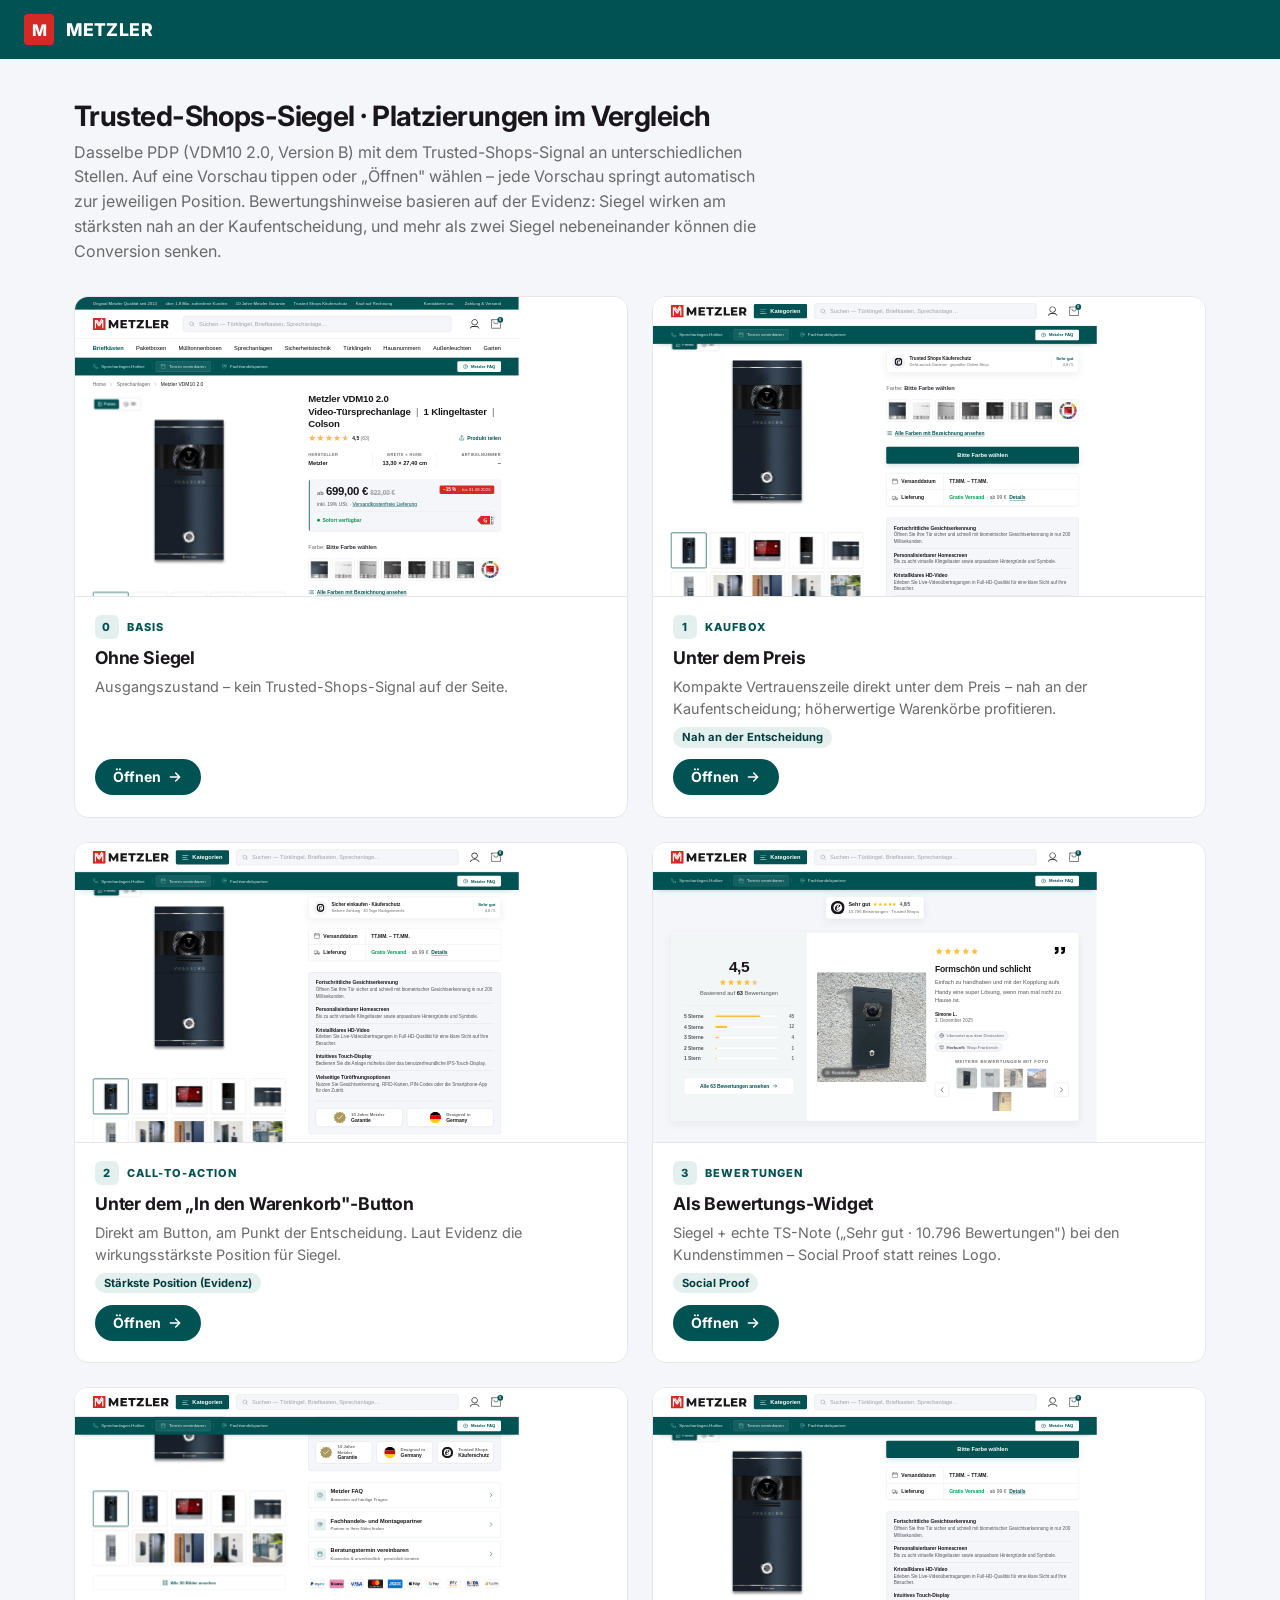
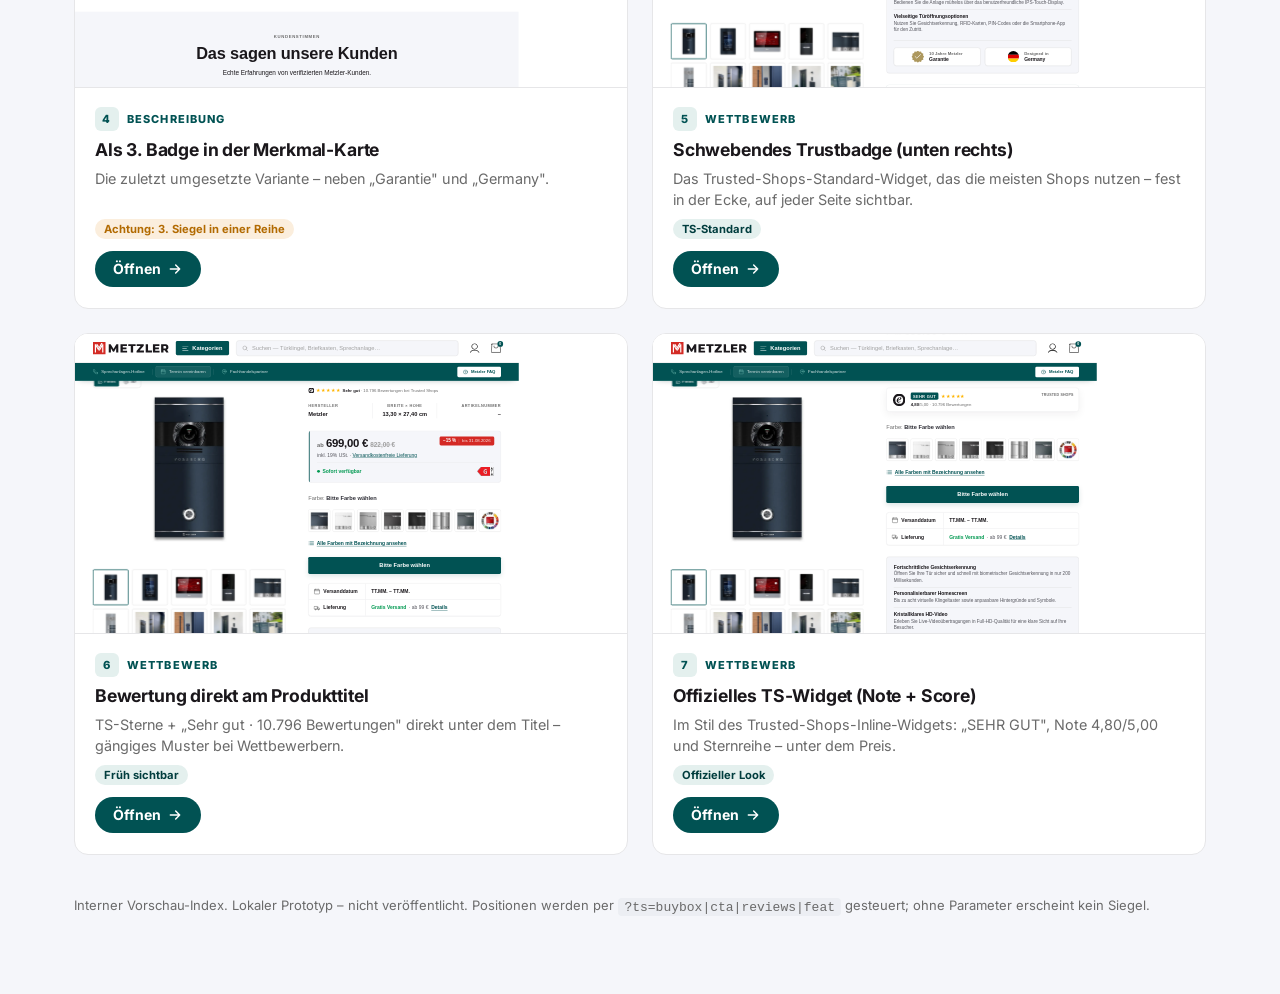
<file: ts-variants.html>
<!doctype html>
<html lang="de">
<head>
<style id="pf-ext-css">[data-pf-ext]{pointer-events:none !important;cursor:default !important;}</style>
<meta charset="utf-8" />
<meta name="viewport" content="width=device-width, initial-scale=1" />
<meta name="robots" content="noindex" />
<title>Trusted Shops – Platzierungen</title>
<link rel="stylesheet" href="https://fonts.googleapis.com/css2?family=Inter:wght@400;600;700;800&display=swap" />
<style>
  :root {
    --teal: #015253; --teal-600: #013d3e; --dark: #141619; --paper: #F5F6FA;
    --ink: #1A171B; --muted: #6A6A6A; --line: #E6E6E8; --white: #fff; --amber: #B26A00;
  }
  * { box-sizing: border-box; }
  body { margin: 0; background: var(--paper); color: var(--ink);
    font-family: "Inter", -apple-system, "Segoe UI", Roboto, system-ui, sans-serif; -webkit-font-smoothing: antialiased; }
  .topbar { background: var(--teal); color: var(--white); padding: 0.9rem 1.5rem; display: flex; align-items: center; gap: 0.75rem; }
  .topbar__mark { display: inline-grid; place-items: center; width: 1.9rem; height: 1.9rem; background: #D42924; color: #fff; font-weight: 800; border-radius: 4px; }
  .topbar__name { font-weight: 800; letter-spacing: 0.02em; font-size: 1.1rem; }
  .wrap { max-width: 1180px; margin: 0 auto; padding: 2.5rem 1.5rem 4rem; }
  .head h1 { margin: 0 0 0.4rem; font-size: 1.75rem; letter-spacing: -0.02em; }
  .head p { margin: 0; color: var(--muted); font-size: 1rem; max-width: 70ch; line-height: 1.55; }
  .head p a { color: var(--teal); }
  .grid { display: grid; grid-template-columns: repeat(2, minmax(0, 1fr)); gap: 1.5rem; margin-top: 2rem; }
  @media (max-width: 760px) { .grid { grid-template-columns: 1fr; } }
  .card { background: var(--white); border: 1px solid var(--line); border-radius: 14px; overflow: hidden;
    display: flex; flex-direction: column; transition: box-shadow .2s ease, transform .2s ease; }
  .card:hover { box-shadow: 0 1.25rem 2.5rem rgba(10,20,20,0.12); transform: translateY(-2px); }
  .card__preview { position: relative; height: 300px; overflow: hidden; background: #fff; border-bottom: 1px solid var(--line); }
  .card__preview iframe { position: absolute; top: 0; left: 0; width: 1250px; height: 940px; border: 0;
    transform: scale(0.355); transform-origin: top left; pointer-events: none; }
  .card__preview a.card__cover { position: absolute; inset: 0; z-index: 2; }
  .card__body { padding: 1.15rem 1.25rem 1.35rem; display: flex; flex-direction: column; gap: 0.5rem; flex: 1; }
  .card__eyebrow { display: inline-flex; align-items: center; gap: 0.5rem; font-size: 0.6875rem; font-weight: 800;
    letter-spacing: 0.1em; text-transform: uppercase; color: var(--teal); }
  .card__num { display: inline-grid; place-items: center; min-width: 1.5rem; height: 1.5rem; padding: 0 0.4rem; border-radius: 6px;
    background: #E4F0EE; color: var(--teal); font-size: 0.7rem; }
  .card__title { margin: 0; font-size: 1.1rem; letter-spacing: -0.01em; }
  .card__desc { margin: 0; color: var(--muted); font-size: 0.9rem; line-height: 1.5; flex: 1; }
  .card__tag { align-self: flex-start; font-size: 0.7rem; font-weight: 700; padding: 0.2rem 0.55rem; border-radius: 999px; }
  .card__tag--best { background: #E4F0EE; color: var(--teal-600); }
  .card__tag--warn { background: #FBEEDD; color: var(--amber); }
  .card__open { align-self: flex-start; margin-top: 0.2rem; display: inline-flex; align-items: center; gap: 0.4rem;
    padding: 0.6rem 1.1rem; border-radius: 999px; background: var(--teal); color: #fff; text-decoration: none;
    font-weight: 700; font-size: 0.875rem; transition: background .15s ease; }
  .card__open:hover { background: var(--teal-600); }
  .card__open svg { width: 1rem; height: 1rem; }
  .foot { margin-top: 2.5rem; color: var(--muted); font-size: 0.8125rem; line-height: 1.6; }
  .foot code { background: #eceef3; padding: 0.1rem 0.4rem; border-radius: 4px; }
</style>
</head>
<body>
  <div class="topbar"><span class="topbar__mark">M</span><span class="topbar__name">METZLER</span></div>
  <main class="wrap">
    <div class="head">
      <h1>Trusted-Shops-Siegel · Platzierungen im Vergleich</h1>
      <p>Dasselbe PDP (VDM10 2.0, Version B) mit dem Trusted-Shops-Signal an unterschiedlichen Stellen. Auf eine Vorschau tippen oder „Öffnen" wählen – jede Vorschau springt automatisch zur jeweiligen Position. Bewertungshinweise basieren auf der Evidenz: Siegel wirken am stärksten nah an der Kaufentscheidung, und mehr als zwei Siegel nebeneinander können die Conversion senken.</p>
    </div>

    <div class="grid" id="grid">
      <!-- 0 · none -->
      <article class="card">
        <div class="card__preview"><a class="card__cover" href="index.html?flow=b" aria-label="Ohne Siegel öffnen"></a>
          <iframe data-pos="none" src="index.html?flow=b" title="Ohne Siegel" loading="lazy" scrolling="no" tabindex="-1"></iframe></div>
        <div class="card__body">
          <span class="card__eyebrow"><span class="card__num">0</span> Basis</span>
          <h2 class="card__title">Ohne Siegel</h2>
          <p class="card__desc">Ausgangszustand – kein Trusted-Shops-Signal auf der Seite.</p>
          <a class="card__open" href="index.html?flow=b">Öffnen <svg viewBox="0 0 24 24" fill="none" stroke="currentColor" stroke-width="2.2" stroke-linecap="round" stroke-linejoin="round"><path d="M5 12h14M13 6l6 6-6 6"/></svg></a>
        </div>
      </article>

      <!-- 1 · buybox -->
      <article class="card">
        <div class="card__preview"><a class="card__cover" href="index.html?flow=b&ts=buybox" aria-label="Unter dem Preis öffnen"></a>
          <iframe data-pos="buybox" src="index.html?flow=b&ts=buybox" title="Unter dem Preis" loading="lazy" scrolling="no" tabindex="-1"></iframe></div>
        <div class="card__body">
          <span class="card__eyebrow"><span class="card__num">1</span> Kaufbox</span>
          <h2 class="card__title">Unter dem Preis</h2>
          <p class="card__desc">Kompakte Vertrauenszeile direkt unter dem Preis – nah an der Kaufentscheidung; höherwertige Warenkörbe profitieren.</p>
          <span class="card__tag card__tag--best">Nah an der Entscheidung</span>
          <a class="card__open" href="index.html?flow=b&ts=buybox">Öffnen <svg viewBox="0 0 24 24" fill="none" stroke="currentColor" stroke-width="2.2" stroke-linecap="round" stroke-linejoin="round"><path d="M5 12h14M13 6l6 6-6 6"/></svg></a>
        </div>
      </article>

      <!-- 2 · cta -->
      <article class="card">
        <div class="card__preview"><a class="card__cover" href="index.html?flow=b&ts=cta" aria-label="Unter dem Warenkorb-Button öffnen"></a>
          <iframe data-pos="cta" src="index.html?flow=b&ts=cta" title="Unter dem CTA" loading="lazy" scrolling="no" tabindex="-1"></iframe></div>
        <div class="card__body">
          <span class="card__eyebrow"><span class="card__num">2</span> Call-to-Action</span>
          <h2 class="card__title">Unter dem „In den Warenkorb"-Button</h2>
          <p class="card__desc">Direkt am Button, am Punkt der Entscheidung. Laut Evidenz die wirkungsstärkste Position für Siegel.</p>
          <span class="card__tag card__tag--best">Stärkste Position (Evidenz)</span>
          <a class="card__open" href="index.html?flow=b&ts=cta">Öffnen <svg viewBox="0 0 24 24" fill="none" stroke="currentColor" stroke-width="2.2" stroke-linecap="round" stroke-linejoin="round"><path d="M5 12h14M13 6l6 6-6 6"/></svg></a>
        </div>
      </article>

      <!-- 3 · reviews -->
      <article class="card">
        <div class="card__preview"><a class="card__cover" href="index.html?flow=b&ts=reviews" aria-label="Bei den Bewertungen öffnen"></a>
          <iframe data-pos="reviews" src="index.html?flow=b&ts=reviews" title="Bei den Bewertungen" loading="lazy" scrolling="no" tabindex="-1"></iframe></div>
        <div class="card__body">
          <span class="card__eyebrow"><span class="card__num">3</span> Bewertungen</span>
          <h2 class="card__title">Als Bewertungs-Widget</h2>
          <p class="card__desc">Siegel + echte TS-Note („Sehr gut · 10.796 Bewertungen") bei den Kundenstimmen – Social Proof statt reines Logo.</p>
          <span class="card__tag card__tag--best">Social Proof</span>
          <a class="card__open" href="index.html?flow=b&ts=reviews">Öffnen <svg viewBox="0 0 24 24" fill="none" stroke="currentColor" stroke-width="2.2" stroke-linecap="round" stroke-linejoin="round"><path d="M5 12h14M13 6l6 6-6 6"/></svg></a>
        </div>
      </article>

      <!-- 4 · feat (current) -->
      <article class="card">
        <div class="card__preview"><a class="card__cover" href="index.html?flow=b&ts=feat" aria-label="In der Merkmal-Karte öffnen"></a>
          <iframe data-pos="feat" src="index.html?flow=b&ts=feat" title="In der Merkmal-Karte" loading="lazy" scrolling="no" tabindex="-1"></iframe></div>
        <div class="card__body">
          <span class="card__eyebrow"><span class="card__num">4</span> Beschreibung</span>
          <h2 class="card__title">Als 3. Badge in der Merkmal-Karte</h2>
          <p class="card__desc">Die zuletzt umgesetzte Variante – neben „Garantie" und „Germany".</p>
          <span class="card__tag card__tag--warn">Achtung: 3. Siegel in einer Reihe</span>
          <a class="card__open" href="index.html?flow=b&ts=feat">Öffnen <svg viewBox="0 0 24 24" fill="none" stroke="currentColor" stroke-width="2.2" stroke-linecap="round" stroke-linejoin="round"><path d="M5 12h14M13 6l6 6-6 6"/></svg></a>
        </div>
      </article>

      <!-- 5 · float (competitor: TS standard widget) -->
      <article class="card">
        <div class="card__preview"><a class="card__cover" href="index.html?flow=b&ts=float" aria-label="Schwebendes Trustbadge öffnen"></a>
          <iframe data-pos="float" src="index.html?flow=b&ts=float" title="Schwebendes Trustbadge" loading="lazy" scrolling="no" tabindex="-1"></iframe></div>
        <div class="card__body">
          <span class="card__eyebrow"><span class="card__num">5</span> Wettbewerb</span>
          <h2 class="card__title">Schwebendes Trustbadge (unten rechts)</h2>
          <p class="card__desc">Das Trusted-Shops-Standard-Widget, das die meisten Shops nutzen – fest in der Ecke, auf jeder Seite sichtbar.</p>
          <span class="card__tag card__tag--best">TS-Standard</span>
          <a class="card__open" href="index.html?flow=b&ts=float">Öffnen <svg viewBox="0 0 24 24" fill="none" stroke="currentColor" stroke-width="2.2" stroke-linecap="round" stroke-linejoin="round"><path d="M5 12h14M13 6l6 6-6 6"/></svg></a>
        </div>
      </article>

      <!-- 6 · title (competitor: rating by the title) -->
      <article class="card">
        <div class="card__preview"><a class="card__cover" href="index.html?flow=b&ts=title" aria-label="Bewertung am Titel öffnen"></a>
          <iframe data-pos="title" src="index.html?flow=b&ts=title" title="Bewertung am Titel" loading="lazy" scrolling="no" tabindex="-1"></iframe></div>
        <div class="card__body">
          <span class="card__eyebrow"><span class="card__num">6</span> Wettbewerb</span>
          <h2 class="card__title">Bewertung direkt am Produkttitel</h2>
          <p class="card__desc">TS-Sterne + „Sehr gut · 10.796 Bewertungen" direkt unter dem Titel – gängiges Muster bei Wettbewerbern.</p>
          <span class="card__tag card__tag--best">Früh sichtbar</span>
          <a class="card__open" href="index.html?flow=b&ts=title">Öffnen <svg viewBox="0 0 24 24" fill="none" stroke="currentColor" stroke-width="2.2" stroke-linecap="round" stroke-linejoin="round"><path d="M5 12h14M13 6l6 6-6 6"/></svg></a>
        </div>
      </article>

      <!-- 7 · tsofficial (TS official inline widget) -->
      <article class="card">
        <div class="card__preview"><a class="card__cover" href="index.html?flow=b&ts=tsofficial" aria-label="Offizielles TS-Widget öffnen"></a>
          <iframe data-pos="tsofficial" src="index.html?flow=b&ts=tsofficial" title="Offizielles TS-Widget" loading="lazy" scrolling="no" tabindex="-1"></iframe></div>
        <div class="card__body">
          <span class="card__eyebrow"><span class="card__num">7</span> Wettbewerb</span>
          <h2 class="card__title">Offizielles TS-Widget (Note + Score)</h2>
          <p class="card__desc">Im Stil des Trusted-Shops-Inline-Widgets: „SEHR GUT", Note 4,80/5,00 und Sternreihe – unter dem Preis.</p>
          <span class="card__tag card__tag--best">Offizieller Look</span>
          <a class="card__open" href="index.html?flow=b&ts=tsofficial">Öffnen <svg viewBox="0 0 24 24" fill="none" stroke="currentColor" stroke-width="2.2" stroke-linecap="round" stroke-linejoin="round"><path d="M5 12h14M13 6l6 6-6 6"/></svg></a>
        </div>
      </article>
    </div>

    <p class="foot">
      Interner Vorschau-Index. Lokaler Prototyp – nicht veröffentlicht. Positionen werden per <code>?ts=buybox|cta|reviews|feat</code> gesteuert; ohne Parameter erscheint kein Siegel.
    </p>
  </main>

<script>
  /* Same-origin: scroll each preview iframe to its badge position so the thumbnail
     actually shows the placement being evaluated. */
  document.querySelectorAll('.card__preview iframe').forEach(function (fr) {
    fr.addEventListener('load', function () {
      var pos = fr.getAttribute('data-pos');
      if (pos === 'none') return;
      try {
        var doc = fr.contentDocument;
        var slot = doc.querySelector('.ts-slot[data-pos="' + pos + '"]');
        if (slot) {
          var y = slot.getBoundingClientRect().top + (fr.contentWindow.pageYOffset || 0) - 150;
          fr.contentWindow.scrollTo(0, Math.max(0, y));
        }
      } catch (e) { /* ignore */ }
    });
  });
</script>
<style id="pf-lockdown-css">
footer a,[class*="topbar"] a,[class*="top-bar"] a{pointer-events:none !important;cursor:default !important;}
</style>
<script id="pf-ext-js">(function(){var EXT=/^(https?:|tel:|mailto:)/i,OWN=/^https?:\/\/sabavafa\.github\.io/i;function bad(t){if(!t||!t.closest)return null;var a=t.closest('a');if(a){var h=a.getAttribute('href')||'';if(EXT.test(h)&&!OWN.test(h))return a;}return null;}['click','auxclick','keydown'].forEach(function(ev){document.addEventListener(ev,function(e){var el=bad(e.target);if(!el)return;if(ev!=='keydown'||e.key==='Enter'||e.key===' '){e.preventDefault();e.stopImmediatePropagation();}},true);});})();</script>
</body>
</html>
</file>
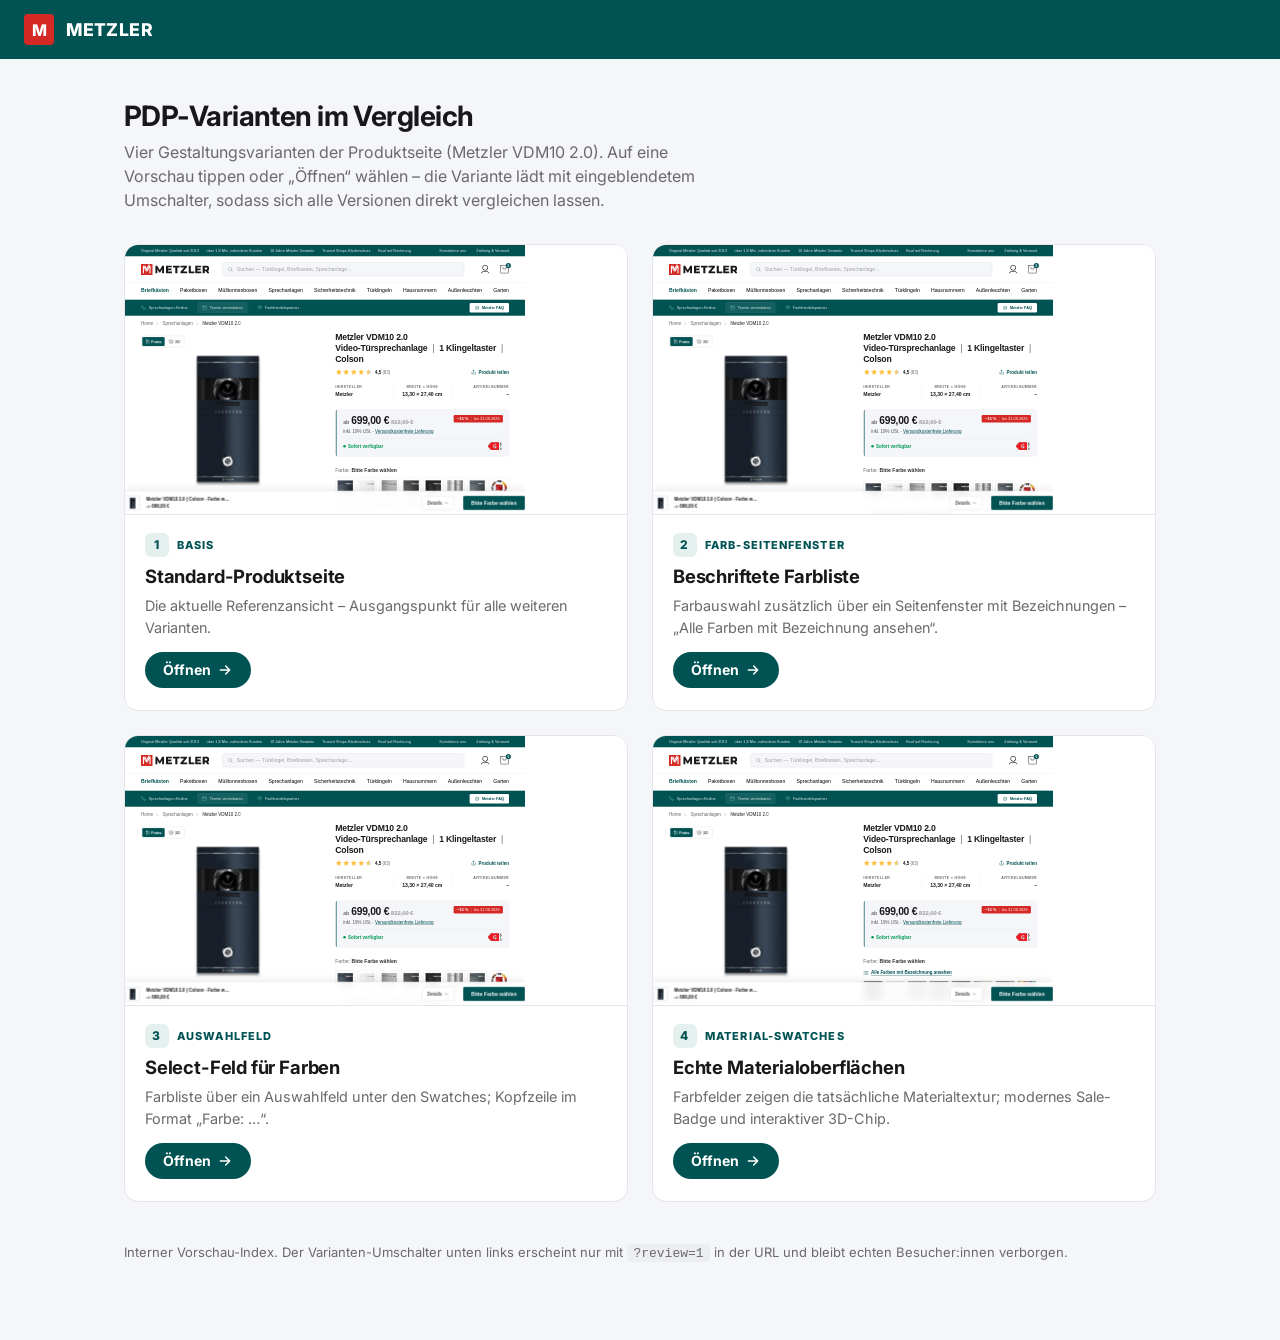
<file: variants.html>
<!doctype html>
<html lang="de">
<head>
<style id="pf-ext-css">[data-pf-ext]{pointer-events:none !important;cursor:default !important;}</style>
<meta charset="utf-8" />
<meta name="viewport" content="width=device-width, initial-scale=1" />
<meta name="robots" content="noindex" />
<title>Metzler PDP – Varianten</title>
<link rel="stylesheet" href="https://fonts.googleapis.com/css2?family=Inter:wght@400;600;700;800&display=swap" />
<style>
  :root {
    --teal: #015253; --teal-600: #013d3e; --dark: #141619; --paper: #F5F6FA;
    --ink: #1A171B; --muted: #6A6A6A; --line: #E6E6E8; --white: #fff;
  }
  * { box-sizing: border-box; }
  body { margin: 0; background: var(--paper); color: var(--ink);
    font-family: "Inter", -apple-system, "Segoe UI", Roboto, system-ui, sans-serif; -webkit-font-smoothing: antialiased; }
  .topbar { background: var(--teal); color: var(--white); padding: 0.9rem 1.5rem; display: flex; align-items: center; gap: 0.75rem; }
  .topbar__mark { display: inline-grid; place-items: center; width: 1.9rem; height: 1.9rem; background: #D42924; color: #fff; font-weight: 800; border-radius: 4px; }
  .topbar__name { font-weight: 800; letter-spacing: 0.02em; font-size: 1.1rem; }
  .wrap { max-width: 1080px; margin: 0 auto; padding: 2.5rem 1.5rem 4rem; }
  .head h1 { margin: 0 0 0.4rem; font-size: 1.75rem; letter-spacing: -0.02em; }
  .head p { margin: 0; color: var(--muted); font-size: 1rem; max-width: 60ch; line-height: 1.5; }
  .grid { display: grid; grid-template-columns: repeat(2, minmax(0, 1fr)); gap: 1.5rem; margin-top: 2rem; }
  @media (max-width: 720px) { .grid { grid-template-columns: 1fr; } }
  .card { background: var(--white); border: 1px solid var(--line); border-radius: 14px; overflow: hidden;
    display: flex; flex-direction: column; transition: box-shadow .2s ease, transform .2s ease; }
  .card:hover { box-shadow: 0 1.25rem 2.5rem rgba(10,20,20,0.12); transform: translateY(-2px); }
  /* live scaled preview – the real PDP variant rendered at desktop width, scaled down */
  .card__preview { position: relative; height: 270px; overflow: hidden; background: #fff; border-bottom: 1px solid var(--line); }
  .card__preview iframe { position: absolute; top: 0; left: 0; width: 1250px; height: 843px; border: 0;
    transform: scale(0.32); transform-origin: top left; pointer-events: none; }
  .card__preview a.card__cover { position: absolute; inset: 0; z-index: 2; }   /* whole preview clickable */
  .card__body { padding: 1.15rem 1.25rem 1.35rem; display: flex; flex-direction: column; gap: 0.5rem; flex: 1; }
  .card__eyebrow { display: inline-flex; align-items: center; gap: 0.5rem; font-size: 0.6875rem; font-weight: 800;
    letter-spacing: 0.1em; text-transform: uppercase; color: var(--teal); }
  .card__num { display: inline-grid; place-items: center; width: 1.5rem; height: 1.5rem; border-radius: 6px;
    background: #E4F0EE; color: var(--teal); font-size: 0.75rem; }
  .card__title { margin: 0; font-size: 1.15rem; letter-spacing: -0.01em; }
  .card__desc { margin: 0; color: var(--muted); font-size: 0.9rem; line-height: 1.5; flex: 1; }
  .card__open { align-self: flex-start; margin-top: 0.35rem; display: inline-flex; align-items: center; gap: 0.4rem;
    padding: 0.6rem 1.1rem; border-radius: 999px; background: var(--teal); color: #fff; text-decoration: none;
    font-weight: 700; font-size: 0.875rem; transition: background .15s ease; }
  .card__open:hover { background: var(--teal-600); }
  .card__open svg { width: 1rem; height: 1rem; }
  .foot { margin-top: 2.5rem; color: var(--muted); font-size: 0.8125rem; line-height: 1.6; }
  .foot code { background: #eceef3; padding: 0.1rem 0.4rem; border-radius: 4px; font-size: 0.8125rem; }
</style>
</head>
<body>
  <div class="topbar"><span class="topbar__mark">M</span><span class="topbar__name">METZLER</span></div>
  <main class="wrap">
    <div class="head">
      <h1>PDP-Varianten im Vergleich</h1>
      <p>Vier Gestaltungsvarianten der Produktseite (Metzler VDM10 2.0). Auf eine Vorschau tippen oder „Öffnen“ wählen – die Variante lädt mit eingeblendetem Umschalter, sodass sich alle Versionen direkt vergleichen lassen.</p>
    </div>

    <div class="grid">
      <!-- V1 -->
      <article class="card">
        <div class="card__preview">
          <a class="card__cover" href="index.html?review=1" aria-label="v1 öffnen"></a>
          <iframe src="index.html" title="Vorschau v1 – Basis" loading="lazy" scrolling="no" tabindex="-1"></iframe>
        </div>
        <div class="card__body">
          <span class="card__eyebrow"><span class="card__num">1</span> Basis</span>
          <h2 class="card__title">Standard-Produktseite</h2>
          <p class="card__desc">Die aktuelle Referenzansicht – Ausgangspunkt für alle weiteren Varianten.</p>
          <a class="card__open" href="index.html?review=1">Öffnen <svg viewBox="0 0 24 24" fill="none" stroke="currentColor" stroke-width="2.2" stroke-linecap="round" stroke-linejoin="round"><path d="M5 12h14M13 6l6 6-6 6"/></svg></a>
        </div>
      </article>

      <!-- V2 -->
      <article class="card">
        <div class="card__preview">
          <a class="card__cover" href="index.html?flow=b&amp;review=1" aria-label="v2 öffnen"></a>
          <iframe src="index.html?flow=b" title="Vorschau v2 – Farb-Seitenfenster" loading="lazy" scrolling="no" tabindex="-1"></iframe>
        </div>
        <div class="card__body">
          <span class="card__eyebrow"><span class="card__num">2</span> Farb-Seitenfenster</span>
          <h2 class="card__title">Beschriftete Farbliste</h2>
          <p class="card__desc">Farbauswahl zusätzlich über ein Seitenfenster mit Bezeichnungen – „Alle Farben mit Bezeichnung ansehen“.</p>
          <a class="card__open" href="index.html?flow=b&amp;review=1">Öffnen <svg viewBox="0 0 24 24" fill="none" stroke="currentColor" stroke-width="2.2" stroke-linecap="round" stroke-linejoin="round"><path d="M5 12h14M13 6l6 6-6 6"/></svg></a>
        </div>
      </article>

      <!-- V3 -->
      <article class="card">
        <div class="card__preview">
          <a class="card__cover" href="index.html?flow=c&amp;review=1" aria-label="v3 öffnen"></a>
          <iframe src="index.html?flow=c" title="Vorschau v3 – Auswahlfeld" loading="lazy" scrolling="no" tabindex="-1"></iframe>
        </div>
        <div class="card__body">
          <span class="card__eyebrow"><span class="card__num">3</span> Auswahlfeld</span>
          <h2 class="card__title">Select-Feld für Farben</h2>
          <p class="card__desc">Farbliste über ein Auswahlfeld unter den Swatches; Kopfzeile im Format „Farbe: …“.</p>
          <a class="card__open" href="index.html?flow=c&amp;review=1">Öffnen <svg viewBox="0 0 24 24" fill="none" stroke="currentColor" stroke-width="2.2" stroke-linecap="round" stroke-linejoin="round"><path d="M5 12h14M13 6l6 6-6 6"/></svg></a>
        </div>
      </article>

      <!-- V4 -->
      <article class="card">
        <div class="card__preview">
          <a class="card__cover" href="index.html?flow=d&amp;review=1" aria-label="v4 öffnen"></a>
          <iframe src="index.html?flow=d" title="Vorschau v4 – Material-Swatches" loading="lazy" scrolling="no" tabindex="-1"></iframe>
        </div>
        <div class="card__body">
          <span class="card__eyebrow"><span class="card__num">4</span> Material-Swatches</span>
          <h2 class="card__title">Echte Materialoberflächen</h2>
          <p class="card__desc">Farbfelder zeigen die tatsächliche Materialtextur; modernes Sale-Badge und interaktiver 3D-Chip.</p>
          <a class="card__open" href="index.html?flow=d&amp;review=1">Öffnen <svg viewBox="0 0 24 24" fill="none" stroke="currentColor" stroke-width="2.2" stroke-linecap="round" stroke-linejoin="round"><path d="M5 12h14M13 6l6 6-6 6"/></svg></a>
        </div>
      </article>
    </div>

    <p class="foot">
      Interner Vorschau-Index. Der Varianten-Umschalter unten links erscheint nur mit <code>?review=1</code> in der URL und bleibt echten Besucher:innen verborgen.
    </p>
  </main>
<style id="pf-lockdown-css">
footer a,[class*="topbar"] a,[class*="top-bar"] a,[class*="trustbar"] a,[class*="claims"] a{pointer-events:none !important;cursor:default !important;}
</style>
<script id="pf-lockdown-js">
(function(){function blk(a){if(!a)return false;var h=a.getAttribute('href')||'';if(/^(https?:|tel:|mailto:)/i.test(h))return true;return !!(a.closest&&a.closest('footer,[class*="topbar"],[class*="top-bar"],[class*="trustbar"],[class*="claims"]'));}
['click','auxclick'].forEach(function(ev){document.addEventListener(ev,function(e){var t=e.target;var a=t&&t.closest?t.closest('a'):null;if(a&&blk(a)){e.preventDefault();e.stopPropagation();}},true);});})();
</script>
<script id="pf-ext-js">(function(){var EXT=/^(https?:|tel:|mailto:)/i,OWN=/^https?:\/\/sabavafa\.github\.io/i;function bad(t){if(!t||!t.closest)return null;var el=t.closest('[data-pf-ext],[data-href][role=link]');if(el)return el;var a=t.closest('a');if(a){var h=a.getAttribute('href')||'';if(EXT.test(h)&&!OWN.test(h))return a;}return null;}['click','auxclick','keydown'].forEach(function(ev){document.addEventListener(ev,function(e){var el=bad(e.target);if(!el)return;if(ev!=='keydown'||e.key==='Enter'||e.key===' '){e.preventDefault();e.stopImmediatePropagation();}},true);});})();</script>
</body>
</html>
</file>
<file: Home/styles-v2.css>
/* ============================================================
   Metzler — Edelstahl-Tuerklingel.de · Premium Homepage Redesign
   Built on the official Metzler Design System (v1.0)
   ============================================================

   BREAKPOINT CONTRACT
   -------------------
   Mobile   : ≤ 767px
   Tablet   : 768px – 1023px
   Desktop  : ≥ 1024px

   New responsive rules MUST target one of these three tiers.
   Legacy queries (≤720, ≤900, ≤1100, ≤1280) remain in place
   for now but should be migrated section-by-section. Do not
   add new queries with non-standard bounds.
   ============================================================ */

/* ── Tokens ── */
:root {
  /* ── Colors — canonical Metzler Design System tokens (single source of truth) ── */
  --color-teal-50:  #F2F6F6;
  --color-teal-75:  #E3F2F0;
  --color-teal-100: #E6EEEE;
  --color-teal:     #015253;
  --color-teal-500: #015253;
  --color-teal-600: #014A4B;
  --color-teal-700: #01292A;
  --color-teal-900: #001D1D;
  --color-metzler-rot:   #D42924;
  --color-digital-black: #1A171B;
  --color-green: #009951;
  --color-red-50:  #FFF0EF;
  --color-red:     #D42924;
  --color-red-500: #D42924;
  --color-red-600: #B52320;
  --color-red-900: #4D0E0D;
  --color-mint: #5CDBD3;
  --color-star: #FFC041;
  --color-paper: #F5F6FA;
  --color-graphite-100: #F0F0F0;
  --color-graphite-200: #E6E6E8;
  --color-graphite-300: #DADADA;
  --color-graphite-400: #BFBFC2;
  --color-graphite-450: #CCCCCC;
  --color-graphite-500: #A1A1A1;
  --color-graphite-600: #6A6A6A;
  --color-graphite-700: #54545C;
  --color-graphite-800: #2E2E36;
  --color-graphite-850: #333333;
  --color-graphite-900: #1A1A1F;
  --color-black: #000000;
  --color-white: #FFFFFF;

  /* rgba utilities (no canonical single-token equivalent) */
  --teal-5:  rgba(1, 82, 83, 0.05);
  --teal-10: rgba(1, 82, 83, 0.10);
  --black-80: rgba(0, 0, 0, 0.8);
  --white-50: rgba(255, 255, 255, 0.5);

  /* Font weights — the three body weights (Design System) */
  --font-regular: 400;   /* body copy */
  --font-bold:    600;   /* emphasis */
  --font-strong:  800;   /* strong emphasis */

  /* Type scale */
  --text-display: 2.875rem;     /* 46 */
  --text-h1: 1.875rem;          /* 30 */
  --text-h2: 1.5rem;            /* 24 */
  --text-h3: 1.25rem;           /* 20 */
  --text-h4: 1.125rem;          /* 18 */
  --text-body-xl: 1.25rem;      /* 20 — large intro / callout copy */
  --text-body: 1rem;            /* 16 */
  --text-body-sm: 0.875rem;     /* 14 */
  --text-caption: 0.75rem;      /* 12 */

  --lh-display: 1.15;
  --lh-heading: 1.3;
  --lh-body: 1.5;

  /* Spacing scale (rem — matches the DS --space-* scale; 20/24 have no DS equivalent) */
  --sp-1: 0.25rem;    /* 4  */
  --sp-2: 0.5rem;     /* 8  */
  --sp-3: 0.75rem;    /* 12 */
  --sp-4: 1rem;       /* 16 */
  --sp-5: 1.25rem;    /* 20 */
  --sp-6: 1.5rem;     /* 24 */
  --sp-8: 2rem;       /* 32 */
  --sp-10: 2.5rem;    /* 40 */
  --sp-12: 3rem;      /* 48 */
  --sp-16: 4rem;      /* 64 */
  --sp-20: 5rem;      /* 80 */
  --sp-24: 6rem;      /* 96 */

  /* Radius (rem — matches the DS --radius-* scale) */
  --r-xs: 0.0625rem;    /* 1  */
  --r-s: 0.125rem;      /* 2  — --radius-sm */
  --r-m: 0.25rem;       /* 4  — --radius (default) */
  --r-l: 0.5rem;        /* 8  — --radius-lg */
  --r-xl: 0.75rem;      /* 12 — --radius-xl */
  --r-xxl: 1.25rem;     /* 20 */
  --r-pill: 624.94rem;  /* fully rounded — --radius-pill */

  /* Shadows (rem) */
  --shadow-sm: 0 0.0625rem 0.125rem rgba(0, 0, 0, 0.04), 0 0.0625rem 0.0625rem rgba(0, 0, 0, 0.03);
  --shadow-md: 0 0.25rem 0.75rem rgba(0, 0, 0, 0.08);
  --shadow-lg: 0 0.75rem 2rem rgba(0, 0, 0, 0.12);
  --shadow-xl: 0 1.5rem 4rem rgba(0, 0, 0, 0.18);

  /* Layout */
  --container: 86.25rem;   /* 1380 */
  --gutter: var(--sp-6);
  --section-y: var(--sp-20);
}

/* ── Reset ── */
*, *::before, *::after { box-sizing: border-box; }
html { -webkit-text-size-adjust: 100%; scroll-behavior: smooth; }
body {
  margin: 0;
  font-family: "Helvetica Neue", Helvetica, Arial, sans-serif;
  font-size: var(--text-body);
  line-height: var(--lh-body);
  color: var(--color-graphite-800);
  background: var(--color-white);
  -webkit-font-smoothing: antialiased;
}
img, svg { display: block; max-width: 100%; }
a { color: inherit; text-decoration: none; }
button { font: inherit; cursor: pointer; border: 0; background: none; color: inherit; }
ul, ol { padding: 0; margin: 0; list-style: none; }
h1, h2, h3, h4, h5, h6, p { margin: 0; }

/* ── Utilities ── */
.container {
  width: 100%;
  max-width: var(--container);
  margin: 0 auto;
  padding-inline: clamp(var(--sp-6), 4vw, 56px);
}

/* Laptop+ (≥1440): widen container + larger gutters */
@media (min-width: 1440px) {
  :root { --container: 1560px; }
  .container { padding-inline: clamp(92px, 5vw, 116px); }
}

/* Large desktop (≥1920): widen further, generous gutters */
@media (min-width: 1920px) {
  :root { --container: 1760px; }
  .container { padding-inline: clamp(92px, 5vw, 140px); }
}

/* Ultra-wide (≥2560): cap so content doesn't sprawl */
@media (min-width: 2560px) {
  :root { --container: 2040px; }
}
.section { padding-block: var(--section-y); }
.eyebrow {
  font-size: var(--text-caption);
  font-weight: 700;
  letter-spacing: 0.18em;
  text-transform: uppercase;
  color: var(--color-graphite-600);
  margin-bottom: var(--sp-3);
}
.section-title {
  font-size: var(--text-display);
  font-weight: 700;
  line-height: var(--lh-display);
  color: var(--color-digital-black);
  letter-spacing: -0.01em;
}
.section-sub {
  margin-top: var(--sp-4);
  font-size: var(--text-h4);
  line-height: 1.5;
  color: var(--color-graphite-700);
  max-width: 56ch;
}

/* ── Buttons (per design system) ── */
.btn {
  display: inline-flex;
  align-items: center;
  gap: 7px;
  height: 48px;
  padding: 0 var(--sp-6);
  border-radius: var(--r-m);
  font-size: var(--text-body);
  font-weight: 700;
  line-height: 1;
  transition: background 0.18s ease, color 0.18s ease, border-color 0.18s ease, transform 0.18s ease;
  white-space: nowrap;
}
.btn--primary { background: var(--color-teal); color: var(--color-white); }
.btn--primary:hover { background: var(--color-teal-600); }
.btn--secondary {
  background: transparent;
  color: var(--color-teal);
  border: 1.5px solid var(--color-teal);
}
.btn--secondary:hover { background: var(--teal-5); }
.btn--secondary-light {
  background: transparent;
  color: var(--color-white);
  border: 1.5px solid var(--color-white);
}
.btn--secondary-light:hover { background: rgba(255, 255, 255, 0.08); }
.btn--arrow { padding-right: var(--sp-5); }
.btn--arrow svg { width: 9px; height: 16px; }
.btn--lg { height: 56px; padding-inline: var(--sp-8); font-size: var(--text-h4); }

/* Text link with underline accent */
.tlink {
  display: inline-flex;
  align-items: center;
  gap: 6px;
  font-weight: 500;
  color: var(--color-teal);
  border-bottom: 1.5px solid currentColor;
  padding-bottom: 2px;
}
.tlink:hover { color: var(--color-teal-600); }
.tlink--mint { color: var(--color-mint); }

/* ============================================================
   1. Sticky Header
   ============================================================ */
.topbar {
  background: var(--color-teal);
  color: var(--color-white);
  font-size: var(--text-caption);
}
.topbar__inner {
  display: flex;
  align-items: center;
  justify-content: space-between;
  height: 36px;
  gap: var(--sp-6);
}
.topbar__claims {
  display: flex;
  gap: var(--sp-6);
  align-items: center;
}
.topbar__claims li {
  display: flex;
  align-items: center;
  gap: 6px;
  color: rgba(255, 255, 255, 0.85);
}
.topbar__links {
  display: flex;
  gap: var(--sp-8);
  color: rgba(255, 255, 255, 0.85);
}
.topbar__links a:hover { color: var(--color-mint); }

.header {
  position: sticky;
  top: 0;
  z-index: 50;
  background: var(--color-white);
  border-bottom: 1px solid var(--color-graphite-300);
}
.header__main {
  display: grid;
  grid-template-columns: auto 1fr auto;
  align-items: center;
  gap: var(--sp-10);
  height: 80px;
}
.header__logo img { height: 36px; }
.header__search {
  position: relative;
  width: 100%;
  /* Dynamic width: search bar grows smoothly with the viewport
     so the header doesn't leave blank space on large monitors.
     Floor 846px at 1024 / scales linearly via 70vw / capped at
     1600px on ultra-wide so the input stays usable. */
  max-width: clamp(846px, 70vw, 1600px);
  justify-self: center;
}
.header__search input {
  width: 100%;
  height: 44px;
  padding: 0 var(--sp-5) 0 44px;
  background: var(--color-paper);
  border: 1px solid var(--color-graphite-300);
  border-radius: var(--r-l);
  font-size: var(--text-body);
  color: var(--color-black);
}
.header__search input::placeholder { color: var(--color-graphite-500); }
/* Replace the browser default clear-X (which Chrome/Edge tint with
   the system accent colour — usually blue) with a custom SVG in
   --graphite-500 so it matches the magnifier on the left. */
.header__search input::-webkit-search-cancel-button {
  -webkit-appearance: none;
  appearance: none;
  width: 16px;
  height: 16px;
  margin-left: 8px;
  cursor: pointer;
  background:
    url("data:image/svg+xml;utf8,<svg xmlns='http://www.w3.org/2000/svg' viewBox='0 0 24 24' fill='none' stroke='%23A1A1A1' stroke-width='2.2' stroke-linecap='round'><line x1='6' y1='6' x2='18' y2='18'/><line x1='6' y1='18' x2='18' y2='6'/></svg>")
    center / contain no-repeat;
  opacity: 0.85;
  transition: opacity 0.15s ease;
}
.header__search input::-webkit-search-cancel-button:hover { opacity: 1; }
.header__search input:focus {
  outline: none;
  border-color: var(--color-teal);
  box-shadow: 0 0 0 3px var(--teal-10);
}
.header__search svg {
  position: absolute;
  left: 16px;
  top: 50%;
  transform: translateY(-50%);
  width: 18px;
  height: 18px;
  color: var(--color-graphite-500);
}
.header__icons {
  display: flex;
  gap: var(--sp-2);
  justify-self: end;
  margin-right: -12px;
}

/* Hamburger button — hidden on desktop, shown on ≤720 */
.header__burger {
  display: none;
  width: 44px;
  height: 44px;
  background: transparent;
  border: 0;
  padding: 12px;
  cursor: pointer;
  flex-direction: column;
  justify-content: space-between;
  align-items: stretch;
}
/* Mobile-only search icon — hidden on desktop */
.header__search-icon {
  display: none;
}
/* Mobile-only left-actions wrapper — display: contents on desktop so
   the burger/search children (both display:none) don't add a grid slot */
.header__left-actions { display: contents; }
.header__burger span {
  display: block;
  height: 2px;
  background: var(--color-digital-black);
  border-radius: 1px;
}

/* ============================================================
   Mobile slide-in nav (≤720px)
   ============================================================ */
.mobile-nav {
  position: fixed;
  inset: 0;
  z-index: 1000;
  visibility: hidden;
  opacity: 0;
  transition: opacity 0.25s ease, visibility 0.25s;
}
.mobile-nav.is-open { visibility: visible; opacity: 1; }
.mobile-nav__backdrop {
  position: absolute;
  inset: 0;
  background: rgba(0, 0, 0, 0.55);
  backdrop-filter: blur(2px);
}
.mobile-nav__panel {
  position: absolute;
  top: 0; left: 0; bottom: 0;
  width: min(86vw, 380px);
  background: var(--color-white);
  display: flex;
  flex-direction: column;
  transform: translateX(-100%);
  transition: transform 0.3s cubic-bezier(0.22, 1, 0.36, 1);
  box-shadow: 4px 0 32px rgba(0, 0, 0, 0.2);
}
/* On mobile the drawer fills the entire viewport — full width
   AND full height — so it covers the sticky header / topbar
   completely. Reads as a true full-screen overlay. Uses
   position: fixed directly on the panel (not absolute inside
   the .mobile-nav parent) to avoid iOS Safari quirks where
   sticky-header stacking contexts intercept the drawer. */
@media (max-width: 767px) {
  .mobile-nav { z-index: 1100 !important; }
  .mobile-nav__panel {
    position: fixed !important;
    top: 0 !important;
    left: 0 !important;
    right: 0 !important;
    bottom: 0 !important;
    width: 100vw !important;
    height: 100vh !important;
    height: 100dvh !important;
    max-width: none !important;
    box-shadow: none !important;
    z-index: 1101 !important;
    margin: 0 !important;
    padding: 0 !important;
  }
}
.mobile-nav.is-open .mobile-nav__panel { transform: translateX(0); }
.mobile-nav__head {
  display: flex;
  align-items: center;
  justify-content: space-between;
  padding: var(--sp-5) var(--sp-6);
  border-bottom: 1px solid var(--color-graphite-300);
}
.mobile-nav__head img { height: 28px; }
.mobile-nav__close {
  width: 36px;
  height: 36px;
  border: 0;
  background: transparent;
  font-size: 28px;
  line-height: 1;
  cursor: pointer;
  color: var(--color-digital-black);
}
.mobile-nav nav { flex: 1; overflow-y: auto; padding: var(--sp-3) 0; }
.mobile-nav ul { list-style: none; margin: 0; padding: 0; }
.mobile-nav li { border-bottom: 1px solid var(--color-graphite-300); }
.mobile-nav a {
  display: block;
  padding: var(--sp-5) var(--sp-6);
  color: var(--color-digital-black);
  font-size: var(--text-body);
  font-weight: 600;
  text-decoration: none;
}
.mobile-nav a:active { background: var(--color-paper); }
.mobile-nav__cta {
  padding: var(--sp-5) var(--sp-6);
  border-top: 1px solid var(--color-graphite-300);
}
.mobile-nav__cta .btn { width: 100%; justify-content: center; }

/* ============================================================
   Sticky bottom action bar (≤720px)
   ============================================================ */
.mobile-bar {
  display: none;
  position: fixed;
  bottom: 0; left: 0; right: 0;
  z-index: 900;
  background: var(--color-white);
  border-top: 1px solid var(--color-graphite-300);
  box-shadow: 0 -2px 12px rgba(0, 0, 0, 0.08);
  padding: 8px env(safe-area-inset-right, 0) env(safe-area-inset-bottom, 8px) env(safe-area-inset-left, 0);
}
.mobile-bar__action {
  flex: 1;
  display: flex;
  flex-direction: column;
  align-items: center;
  gap: 4px;
  padding: 8px 4px;
  color: var(--color-digital-black);
  text-decoration: none;
  font-size: 11px;
  font-weight: 600;
  letter-spacing: 0.02em;
}
.mobile-bar__action svg,
.mobile-bar__action img { width: 22px; height: 22px; }
.mobile-bar__action--accent { color: var(--color-teal); }

@media (max-width: 720px) {
  .header__burger { display: flex; }
  .header__main { grid-template-columns: auto 1fr auto; }
  .header__nav { display: none; }
  /* Mobile sticky action bar removed — no bottom padding needed */
  .mobile-bar { display: none !important; }
  body { padding-bottom: 0; }
}

/* ============================================================
   MOBILE HEADER LOCK (≤720px) — placed AFTER all other mobile
   media queries so it wins the cascade against earlier rules.
   ============================================================ */
@media (max-width: 720px) {
  .header {
    position: sticky;
    top: 0;
    z-index: 90;
    background: var(--color-white);
  }
  /* 3-col grid: [burger+search group] | logo | [profile+cart group]
     Both side groups are flex containers with identical structure,
     guaranteeing pixel-perfect mirroring across the header. */
  .header__main {
    grid-template-columns: auto 1fr auto !important;
    gap: 0 !important;
    height: 64px !important;
    padding-block: 0 !important;
  }
  /* Left-actions flex container mirrors .header__icons exactly */
  .header__left-actions {
    display: flex;
    gap: 0;
    justify-self: start;
    margin-left: -13px;
  }
  /* Search bar hidden — replaced by icon button */
  .header__search { display: none !important; }

  /* Unified header buttons — burger, search, profile, cart all
     render identically: 48x48 frame, 22x22 glyph, pill radius */
  .header__burger,
  .header__search-icon,
  .icon-btn {
    width: 48px !important;
    height: 48px !important;
    padding: 0;
    background: transparent;
    border: 0;
    border-radius: var(--r-pill);
    color: var(--color-digital-black);
    cursor: pointer;
    display: inline-flex !important;
    align-items: center;
    justify-content: center;
    margin: 0;
  }
  .header__burger svg { width: 22px !important; height: 18px !important; color: var(--color-digital-black); }
  .header__search-icon svg { width: 20px !important; height: 21px !important; color: var(--color-digital-black); }
  .icon-btn svg,
  .icon-btn img { width: 22px !important; height: 22px !important; }

  /* Icons row has no internal gap so cart sits flush against profile,
     matching the burger-to-search adjacency */
  .header__icons { gap: 0 !important; margin-right: -13px !important; }

  /* Individual button margins reset — spacing handled by parent
     .header__left-actions flex container, mirroring .header__icons */
  .header__burger,
  .header__search-icon { margin-left: 0 !important; }

  /* Logo — center-aligned in its grid column */
  .header__logo { justify-self: center; }
  .header__logo img { height: 24px; }
}

/* Tablet header block moved to end of file to win source-order
   priority over the ≤900 block. See "TABLET HEADER" at bottom. */

/* ============================================================
   DESKTOP LOCK (≥1024px) — explicit guarantees so mobile rules
   from any earlier media query can NEVER leak onto desktop.
   ============================================================ */
@media (min-width: 1024px) {
  /* Mobile-only chrome is forced hidden on desktop. mobile-nav
     drawer is NOT force-hidden — it uses visibility/opacity for
     its own animation (visibility:hidden by default, visible on
     .is-open), so the desktop "Kategorien" button can open it. */
  .header__burger,
  .header__search-icon,
  .mobile-bar { display: none !important; }

  /* Scrolled state — body gains .is-scrolled when scrollY exceeds a threshold; the compact
     "Kategorien" pill appears in the top row. The category strip now lives OUTSIDE the sticky
     header (see index.html) and simply scrolls away with the page — it is NOT display:none'd
     here. Removing it from the pinned header used to shrink the header 53px and snap all
     content (the progress-bar jump) up; scrolling it away avoids that with no gap or jump. */
  body.is-scrolled .header__kategorien { display: inline-flex; }

  /* Desktop horizontal nav is forced visible (it scrolls behind the pinned top bar) */
  .header__nav { display: block !important; }

  /* Search bar stays integrated into the top header row */
  .header__search {
    grid-column: auto !important;
    order: 0 !important;
    max-width: 846px !important;
    padding-bottom: 0 !important;
  }

  /* Header row stays its desktop height + grid columns */
  .header__main {
    grid-template-columns: auto 1fr auto !important;
    height: 80px !important;
    padding-block: 0 !important;
    gap: var(--sp-10) !important;
  }

  /* Body padding-bottom (mobile bar safe zone) removed */
  body { padding-bottom: 0 !important; }

  /* Re-flow header top row when scrolled — must come AFTER the
     desktop lock .header__main override above so it wins on
     source order despite !important on both sides. */
  body.is-scrolled .header__main {
    grid-template-columns: auto auto 1fr auto !important;
    gap: var(--sp-5) !important;
  }

  /* Desktop drawer — anchored below the sticky header (top: 80px)
     and no backdrop dim, so the rest of the page stays fully
     visible. Drawer keeps its default slide-from-left animation. */
  /* Let clicks outside the panel reach underlying elements (e.g.
     the Kategorien button) so it can act as a toggle. Re-enable
     pointer events only on the panel itself. */
  .mobile-nav { pointer-events: none; }
  .mobile-nav__panel { top: 80px; pointer-events: auto; }
  .mobile-nav__backdrop { display: none; }
  .mobile-nav__head { display: none; }

  /* Drawer rows on desktop: layout text on the left and a right
     chevron on the right of each link. */
  .mobile-nav a {
    display: flex;
    align-items: center;
    justify-content: space-between;
    gap: var(--sp-5);
  }
  .mobile-nav a::after {
    content: "";
    flex: 0 0 auto;
    width: 8px;
    height: 8px;
    border-right: 2px solid var(--color-graphite-500);
    border-top: 2px solid var(--color-graphite-500);
    transform: rotate(45deg);
    transition: border-color 0.15s ease, transform 0.15s ease;
  }
  .mobile-nav a:hover::after {
    border-color: var(--color-teal);
    transform: rotate(45deg) translate(2px, -2px);
  }
}
.icon-btn {
  width: 52px;
  height: 52px;
  display: inline-flex;
  align-items: center;
  justify-content: center;
  border-radius: var(--r-pill);
  color: var(--color-digital-black);
  position: relative;
}
.icon-btn:hover { background: var(--color-paper); }
.icon-btn svg,
.icon-btn img { width: 28px; height: 28px; }
.icon-btn .badge {
  position: absolute;
  top: 6px;
  right: 6px;
  min-width: 16px;
  height: 16px;
  padding: 0 4px;
  background: var(--color-teal);
  color: var(--color-white);
  border-radius: var(--r-pill);
  font-size: 10px;
  font-weight: 700;
  display: inline-flex;
  align-items: center;
  justify-content: center;
}

.header__nav {
  /* strip now sits OUTSIDE the sticky header (scrolls away). Keep its own separator below,
     and a z-index so it + its mega-panel sit above page content but below the pinned top bar. */
  position: relative;
  z-index: 49;
  background: var(--color-white);
  border-bottom: 1px solid var(--color-graphite-300);
}
.header__nav ul {
  display: flex;
  gap: var(--sp-4);
  height: 52px;
  align-items: center;
  justify-content: space-between;
  overflow-x: auto;
  scrollbar-width: none;
}
.header__nav ul::-webkit-scrollbar { display: none; }
.header__nav a {
  font-size: var(--text-body);
  font-weight: 500;
  color: var(--color-black);
  white-space: nowrap;
  padding-block: 6px;
  border-bottom: 2px solid transparent;
}
.header__nav a:hover { color: var(--color-teal); border-bottom-color: var(--color-teal); }
.header__nav a.is-featured {
  color: var(--color-teal);
  font-weight: 700;
}

/* "Kategorien" button in the top header row — visible only on
   desktop when the page is scrolled (body.is-scrolled). At rest,
   the full category strip is shown below; on scroll, the strip
   hides and this button replaces it as a compact entry point. */
.header__kategorien {
  display: none;
  align-items: center;
  gap: 10px;
  height: 40px;
  padding: 0 18px;
  background: var(--color-teal);
  color: var(--color-white);
  border-radius: var(--r-m);
  font-size: var(--text-body);
  font-weight: 700;
  letter-spacing: 0.01em;
  cursor: pointer;
  flex-shrink: 0;
  transition: background 0.18s ease;
}
.header__kategorien:hover { background: var(--color-teal-600); }
.header__kategorien-icon { width: 18px; height: 15px; display: block; }

/* "Alle" button inside the category strip — visible only on tablet
   (768–1023). Hidden on mobile and desktop. */
.header__nav-all {
  display: none;
  align-items: center;
  gap: 10px;
  height: 36px;
  padding: 0 14px;
  background: var(--color-teal);
  color: var(--color-white);
  border-radius: var(--r-m);
  font-size: var(--text-body-sm);
  font-weight: 700;
  letter-spacing: 0.01em;
  cursor: pointer;
  flex: 0 0 auto;
  transition: background 0.18s ease;
}
.header__nav-all:hover { background: var(--color-teal-600); }
.header__nav-all-icon {
  width: 16px;
  height: 13px;
  display: block;
}

/* Legacy .hero / .hero__* block removed — the homepage now uses
   .hero-banner instead. */

/* ============================================================
   3. Trust Bar
   ============================================================ */
.trustbar {
  background: var(--color-paper);
  /* Symmetric 48/48 padding-block. */
  padding-block: var(--sp-12);
  position: relative;
}
.trustbar::before {
  content: "";
  position: absolute;
  top: 0;
  left: 50%;
  transform: translateX(-50%);
  width: 96%;
  max-width: var(--container);
  height: 1px;
  background: linear-gradient(90deg,
    transparent 0%,
    var(--color-graphite-300) 12%,
    var(--color-graphite-300) 88%,
    transparent 100%);
}

.trustbar__inner {
  display: grid;
  grid-template-columns: repeat(6, 1fr);
  align-items: stretch;
  gap: 0;
}

.trust {
  position: relative;
  display: flex;
  flex-direction: column;
  align-items: center;
  text-align: center;
  gap: var(--sp-3);
  padding-inline: 0;
  transition: transform 0.4s cubic-bezier(0.22, 1, 0.36, 1);
}
/* Hairline separators between items */
.trust + .trust::before {
  content: "";
  position: absolute;
  left: 0;
  top: 50%;
  transform: translateY(-50%);
  width: 1px;
  height: 48px;
  background: linear-gradient(180deg,
    transparent 0%,
    var(--color-graphite-300) 30%,
    var(--color-graphite-300) 70%,
    transparent 100%);
}

/* Premium tile frame — uniform 96×96 surface for every badge.
   Inner padding clamps every badge to the same visual height so the
   five icons read as a coherent, evenly-weighted set. On hover the
   badge enlarges generously so the small text/marks become readable
   without leaving the trust bar. */
/* Refined "stage" tile — soft vertical gradient surface, inset
   highlight at the top, and an integrated hairline (inset stroke
   instead of an outer border) so the tile and badge read as one
   continuous, premium object rather than separate layers. */
.trust__icon {
  width: 72px;
  height: 72px;
  flex-shrink: 0;
  display: inline-flex;
  align-items: center;
  justify-content: center;
  padding: 10px;
  background: linear-gradient(180deg, #ffffff 0%, #f7f8fb 100%);
  border: none;
  border-radius: 16px;
  box-shadow:
    inset 0 1px 0 rgba(255, 255, 255, 0.95),
    inset 0 0 0 1px rgba(218, 218, 218, 0.55),
    0 1px 2px rgba(26, 23, 27, 0.03),
    0 12px 28px rgba(26, 23, 27, 0.06);
  transition:
    transform 0.5s cubic-bezier(0.22, 1, 0.36, 1),
    box-shadow 0.5s cubic-bezier(0.22, 1, 0.36, 1);
  overflow: hidden;
}
.trust__icon.trust__icon--ntv img { max-width: 75%; max-height: 75%; }
.trust__icon.trust__icon--customers img { max-width: 84%; max-height: 84%; }
.trust__icon img {
  max-width: 100%;
  max-height: 100%;
  width: auto;
  height: auto;
  object-fit: contain;
  filter: drop-shadow(0 2px 4px rgba(26, 23, 27, 0.08));
  transition: transform 0.4s cubic-bezier(0.22, 1, 0.36, 1);
  transform-origin: center;
}
/* Hover — tile lifts; inner stroke shifts to a subtle teal cue
   while the shadow deepens so the badge feels lifted off its stage */
.trust:hover { z-index: 10; }
.trust:hover .trust__icon {
  transform: translateY(-3px);
  box-shadow:
    inset 0 1px 0 rgba(255, 255, 255, 1),
    inset 0 0 0 1px rgba(1, 82, 83, 0.22),
    0 2px 4px rgba(26, 23, 27, 0.04),
    0 24px 48px rgba(26, 23, 27, 0.12);
}

.trust__title {
  font-size: var(--text-body-sm);
  font-weight: 700;
  color: var(--color-digital-black);
  line-height: 1.25;
  letter-spacing: -0.01em;
  max-width: 100%;
  min-height: 2.5em;
  overflow-wrap: break-word;
}
.trust__sub {
  font-size: var(--text-caption);
  color: rgba(0, 0, 0, 0.55);
  line-height: 1.4;
  letter-spacing: 0.01em;
  max-width: 100%;
  min-height: 2.8em;
  font-weight: 500;
  overflow-wrap: break-word;
}

/* ============================================================
   4. Hero Banner (XDM10) — built from scratch.
   No <img> tags. Single background-image on the section,
   layered under a left-to-right gradient that fades the image
   into pure black. Zero seams, fully responsive.
   ============================================================ */
/* Monolithic Canvas: single seamless black environment. The device
   sits directly on the website floor — no frame, no box, no seam. */
.hero-banner {
  position: relative;
  isolation: isolate;
  overflow: hidden;
  color: var(--color-white);
  min-height: 540px;
  /* Top key light (warm white wash from upper-left) layered above slate base */
  background:
    radial-gradient(ellipse 75% 60% at 25% 0%, rgba(255, 255, 255, 0.07) 0%, rgba(255, 255, 255, 0.02) 35%, transparent 70%),
    #0E0F12;
  display: flex;
  align-items: stretch;
}

/* Floor reflection — extended ellipse beneath the device */
.hero-banner::before {
  content: "";
  position: absolute;
  bottom: 0;
  left: 0;
  right: 0;
  height: 40%;
  background:
    /* Wide horizontal floor wash — bridges across the entire bottom */
    linear-gradient(to top, rgba(40, 45, 50, 0.2) 0%, rgba(40, 45, 50, 0.08) 40%, transparent 100%),
    /* Secondary soft wash extending toward the text block */
    radial-gradient(
      ellipse 110% 90% at 25% 100%,
      rgba(55, 60, 68, 0.2) 0%,
      rgba(40, 45, 50, 0.1) 45%,
      transparent 85%
    ),
    /* Primary reflection ellipse beneath device — wider proportional spread */
    radial-gradient(
      ellipse 200% 110% at 50% 100%,
      rgba(85, 92, 100, 0.42) 0%,
      rgba(65, 72, 80, 0.32) 18%,
      rgba(48, 53, 60, 0.22) 38%,
      rgba(32, 36, 42, 0.12) 60%,
      rgba(20, 22, 26, 0.05) 80%,
      transparent 100%
    );
  z-index: 0;
  pointer-events: none;
}

/* Magazine-edge hairline at bottom */
.hero-banner::after {
  content: "";
  position: absolute;
  left: 0; right: 0; bottom: 0;
  height: 1px;
  background: linear-gradient(90deg,
    transparent 0%,
    rgba(255,255,255,0.08) 25%,
    rgba(255,255,255,0.08) 75%,
    transparent 100%);
  z-index: 5;
  pointer-events: none;
}

/* Product stage — anchored right, monumental scale */
.hero-banner__stage {
  position: absolute;
  top: 0;
  bottom: 0;
  left: 35%;
  right: 0;
  z-index: 1;
  pointer-events: none;
  display: flex;
  align-items: center;
  justify-content: flex-end;
}

.hero-banner__poster {
  height: 105%;
  width: auto;
  max-width: none;
  object-fit: contain;
  object-position: right center;
  transform: translateX(6%);
  mix-blend-mode: screen;
  filter: brightness(1.05) contrast(1.06);
  /* Aggressive left-edge mask — hides the photo's natural spotlight halo
     completely until well past the empty zone, eliminating the vertical
     light streak between the text column and the device. */
  -webkit-mask-image: linear-gradient(to right, transparent 0%, transparent 28%, rgba(0,0,0,0.25) 36%, rgba(0,0,0,0.7) 44%, #000 52%, #000 100%);
  mask-image: linear-gradient(to right, transparent 0%, transparent 28%, rgba(0,0,0,0.25) 36%, rgba(0,0,0,0.7) 44%, #000 52%, #000 100%);
  /* Mirror reflection beneath the product — fades from 35% opacity to 0
     creating a real photographic floor reflection of the device */
  /* Long, atmospheric reflection falloff — 20% at top decays smoothly
     to 0% across an extended distance, no horizontal cut, no sharp edge. */
  -webkit-box-reflect: below -2% linear-gradient(to bottom, rgba(255,255,255,0.20) 0%, rgba(255,255,255,0.17) 12%, rgba(255,255,255,0.13) 28%, rgba(255,255,255,0.09) 45%, rgba(255,255,255,0.05) 65%, rgba(255,255,255,0.02) 82%, rgba(255,255,255,0.005) 92%, transparent 100%);
}

.hero-banner__reddot {
  position: absolute;
  bottom: 8%;
  right: 27%;
  width: 22%;
  max-width: 220px;
  height: auto;
  z-index: 2;
  pointer-events: none;
  opacity: 0.98;
}

/* Copy — left rail mirrors .container's effective content edge
   (container's outer auto-margin + padding-inline) so the hero text
   starts at the exact same x-position as header/nav/trust bar
   regardless of viewport size. */
.hero-banner__copy {
  --hero-pad: clamp(var(--sp-6), 4vw, 56px);
  position: relative;
  z-index: 3;
  align-self: center;
  margin-left: max(var(--hero-pad), calc((100vw - var(--container)) / 2 + var(--hero-pad)));
  margin-right: var(--sp-6);
  max-width: 880px;
  padding-block: var(--sp-10);
}
@media (min-width: 1440px) {
  .hero-banner__copy {
    --hero-pad: clamp(92px, 5vw, 116px);
    margin-left: max(var(--hero-pad), calc((100vw - var(--container)) / 4 + var(--hero-pad)));
    max-width: 1100px;
  }
}
@media (min-width: 1920px) {
  .hero-banner__copy {
    --hero-pad: clamp(92px, 5vw, 140px);
    margin-left: max(var(--hero-pad), calc((100vw - var(--container)) / 4 + var(--hero-pad)));
    max-width: 1280px;
  }
}

.hero-banner__title {
  font-size: clamp(1.75rem, 3.06vw, 2.7rem);
  line-height: 1.3;
  font-weight: 700;
  color: var(--color-white);
  letter-spacing: -0.015em;
  max-width: 32ch;
  min-height: 2.6em;
}
.hero-banner__break { display: none; }
@media (min-width: 1801px) {
  .hero-banner__title { max-width: none; }
  .hero-banner__break { display: initial; }
}

/* Pill chips — Hikvision + Designed in Germany */
.hero-banner__chips {
  display: flex;
  gap: var(--sp-4);
  margin-top: var(--sp-5);
  flex-wrap: wrap;
}
.hero-chip {
  display: inline-flex;
  align-items: center;
  gap: 8px;
  height: 28px;
  padding: 0 12px;
  background: var(--color-white);
  color: var(--color-digital-black);
  border-radius: var(--r-s);
  font-size: 11px;
  font-weight: 700;
  letter-spacing: 0.04em;
  text-transform: uppercase;
}
.hero-chip__pre { color: var(--color-digital-black); }
.hero-chip__hikvision {
  font-weight: 900;
  color: var(--color-metzler-rot);
  letter-spacing: 0;
  font-size: 0.75rem;
}
.hero-chip__hikvision span { color: var(--color-digital-black); }
.hero-chip__flag {
  width: 18px;
  height: 12px;
  border-radius: 1px;
  overflow: hidden;
}

.hero-banner__body {
  margin-top: var(--sp-6);
  font-size: var(--text-body);
  line-height: 1.75;
  color: rgba(255, 255, 255, 0.85);
  max-width: 80ch;
  min-height: 3.5em;
}

.hero-banner__ctas {
  margin-top: var(--sp-8);
  display: grid;
  grid-template-columns: 1fr 1fr;
  gap: var(--sp-6);
  max-width: 720px;
}
.hero-banner__cta {
  height: 44px;
  justify-content: center;
  font-size: var(--text-body);
  padding-inline: var(--sp-8);
}
.hero-banner__cta--secondary {
  background: transparent;
  color: var(--color-white);
  border: none;
  box-shadow: inset 0 0 0 1.5px var(--color-white);
}
.hero-banner__cta--secondary:hover { background: rgba(255, 255, 255, 0.08); }

/* Vertical rhythm scales up on large screens for premium spacing */
@media (min-width: 1440px) {
  .hero-banner__chips { margin-top: var(--sp-6); }
  .hero-banner__body { margin-top: 28px; }
  .hero-banner__ctas { margin-top: var(--sp-10); }
  .hero-banner__stage { right: 32px; }
}
@media (min-width: 1920px) {
  .hero-banner__chips { margin-top: 28px; }
  .hero-banner__body { margin-top: var(--sp-8); }
  .hero-banner__ctas { margin-top: var(--sp-12); }
  .hero-banner__stage { left: 50%; right: 48px; }
}

/* Tablet: hero stage shifts further right to avoid copy collision,
   product image scales down */
@media (max-width: 1280px) {
  .hero-banner__stage { left: 60%; }
  .hero-banner__copy { max-width: 620px; }
}

/* Mobile only: stack copy above product. Tablet (768–1023) keeps
   the desktop side-by-side layout, tuned by the ≤1280 rule above. */
@media (max-width: 767px) {
  .hero-banner {
    min-height: auto;
    flex-direction: column;
    padding-block: var(--sp-10);
  }
  /* Hide both decorative pseudos on mobile — the floor reflection
     would bleed into the body text area, and the bottom hairline
     adds a stray gradient line under the CTAs. */
  .hero-banner::before,
  .hero-banner::after { display: none; }
  .hero-banner__stage {
    position: relative;
    left: 0;
    width: 100%;
    height: 360px;
    order: -1;
    /* Clip any image overflow (including the webkit box-reflect)
       so nothing bleeds beneath the stage on mobile. */
    overflow: hidden;
  }
  .hero-banner__copy {
    margin-left: var(--sp-6);
    margin-right: var(--sp-6);
    max-width: none;
    padding-block: 0;
  }
  .hero-banner__title {
    font-size: var(--text-h2);
    max-width: none;
    /* Match the .hero-banner__chips margin-top below the title so the
       space above and below the title text is consistent. */
    margin-top: var(--sp-5);
  }
  .hero-banner__ctas { grid-template-columns: 1fr; max-width: none; }
  .hero-banner__poster {
    height: 100%;
    width: 100%;
    transform: none;
    /* Bias the focal point upward so the reflective ground at the
       bottom of the source reads with the same visual weight as the
       spotlight glow above the device. */
    object-fit: cover;
    object-position: center 35%;
    mix-blend-mode: normal;
    filter: none;
    -webkit-mask-image: none;
    mask-image: none;
    /* Disable the desktop webkit mirror reflection — it doubles the
       device beneath the poster on mobile. */
    -webkit-box-reflect: none;
  }
  .hero-banner__reddot {
    width: 32%;
    max-width: 220px;
    min-width: 120px;
    /* Mobile-specific nudge: shift 70px further left than the
       inherited desktop right: 27%. */
    right: calc(27% + 70px);
  }
}

/* Legacy .config / .config__* block removed — the Configurator
   Teaser section was dropped from the page. */

/* ============================================================
   6. Category Grid
   ============================================================ */
.cats__head {
  display: flex;
  justify-content: space-between;
  align-items: end;
  gap: var(--sp-8);
  margin-bottom: var(--sp-8);
}
/* Asymmetric grid based on user reference layout:
   4 columns × 4 rows.
   Row 1 (300px): small | Sprechanlagen wide (2-col) | small
   Rows 2-3 (220px each): Paketboxen tall | Briefkästen big (2×2) | Türklingeln + Hausnummern stacked
   Row 4 (191px): 4 compact cards */
.cats__grid {
  display: grid;
  grid-template-columns: repeat(4, 1fr);
  /* Row 1 split into 256+44 — Mülltonnen/Hochbeete sit in 256, Paketboxen
     and Türklingeln extend up into row 1b (44) so their gutter to the
     row-1 cards above them is 20px (consistent with all other gutters).
     Row 2 split into 84+96 — Sprechanlagen extends 20% into Paketboxen,
     Briefkästen starts where Sprechanlagen ends. */
  grid-template-rows: 256px 44px 42px 96px 200px 220px;
  gap: var(--sp-5);
}
.cat-card {
  position: relative;
  display: block;
  border-radius: var(--r-xl);
  overflow: hidden;
  background: var(--color-paper);
  isolation: isolate;
  box-shadow: 0 0 0 1px rgba(0, 0, 0, 0.08);
  transition: transform 0.3s ease, box-shadow 0.3s ease;
}
/* Row 1 (rows 1a-only = 256px tall for the side cards) */
.cat-card--c1 { grid-column: 1; grid-row: 1; }            /* Mülltonnenboxen — row 1a (256) */
.cat-card--c2 { grid-column: 2 / span 2; grid-row: 1 / span 3; }  /* Sprechanlagen — rows 1a+1b+2a (424) */
.cat-card--c3 { grid-column: 4; grid-row: 1; }            /* Hochbeete — row 1a (256) */
/* Middle rows */
.cat-card--c4 { grid-column: 1; grid-row: 2 / span 4; }   /* Paketboxen — rows 1b+2a+2b+3 (484), starts 20px below Mülltonnen */
.cat-card--c5 { grid-column: 2 / span 2; grid-row: 4 / span 2; }  /* Briefkästen — rows 2b+3 (316), starts where Sprechanlagen ends */
.cat-card--c6 { grid-column: 4; grid-row: 2 / span 3; }   /* Türklingeln — rows 1b+2a+2b (264), starts 20px below Hochbeete */
.cat-card--c7 { grid-column: 4; grid-row: 5; }            /* Hausnummern — row 3 (200) */
/* Bottom compact row */
.cat-card--c8  { grid-column: 1; grid-row: 6; }
.cat-card--c9  { grid-column: 2; grid-row: 6; }
.cat-card--c10 { grid-column: 3; grid-row: 6; }
.cat-card--c11 { grid-column: 4; grid-row: 6; }

/* Daylight harmonization for row 4 studio shots — warms tone +
   boosts brightness/saturation so they read closer to the
   outdoor photography in rows 1–3 */
.cat-card--c8 img,
.cat-card--c9 img,
.cat-card--c10 img {
  filter: brightness(1.04) contrast(1.04) saturate(1.18) sepia(0.06);
}


/* Discount badge — design system spec: red, Heebo Bold-style, ~82px wide */
.cat-card__discount {
  position: absolute;
  top: 12px;
  right: 12px;
  z-index: 3;
  background: var(--color-white);
  color: var(--color-metzler-rot);
  border: 2px solid var(--color-metzler-rot);
  border-radius: 4px;
  padding: 6px 10px;
  font-size: var(--text-h4);
  font-weight: 900;
  line-height: 1;
  display: flex;
  flex-direction: column;
  align-items: center;
  gap: 2px;
  min-width: 56px;
  box-shadow: 0 4px 8px rgba(0, 0, 0, 0.15);
}
.cat-card__discount span {
  font-size: 10px;
  font-weight: 700;
  letter-spacing: 0.04em;
  text-transform: uppercase;
}
.cat-card:hover {
  transform: translateY(-4px);
  box-shadow: var(--shadow-lg);
}
.cat-card img {
  position: absolute;
  inset: 0;
  width: 100%;
  height: 100%;
  object-fit: cover;
  border-radius: inherit;
  transition: transform 0.6s ease;
}
.cat-card:hover img { transform: scale(1.04); }
.cat-card::after {
  content: "";
  position: absolute;
  inset: 0;
  background: linear-gradient(180deg, rgba(0,0,0,0) 50%, rgba(0,0,0,0.7) 100%);
}
.cat-card__body {
  position: absolute;
  bottom: 0;
  left: 0;
  right: 0;
  padding: var(--sp-6);
  color: var(--color-white);
  z-index: 1;
  display: flex;
  align-items: end;
  justify-content: space-between;
  gap: var(--sp-4);
}
.cat-card__title {
  position: relative;
  font-size: var(--text-h2);
  font-weight: 700;
  line-height: 1.2;
  padding-top: var(--sp-4);
}
/* Hover indicator line — appears animatedly above the title on card hover */
.cat-card__title::before {
  content: "";
  position: absolute;
  left: 0;
  top: 0;
  width: 36px;
  height: 2px;
  background: var(--color-mint);
  transform: scaleX(0);
  transform-origin: left center;
  transition: transform 0.35s cubic-bezier(0.22, 1, 0.36, 1);
}
.cat-card:hover .cat-card__title::before {
  transform: scaleX(1);
}
.cat-card__arrow {
  width: 44px;
  height: 44px;
  border-radius: var(--r-pill);
  background: var(--color-white);
  color: var(--color-teal);
  display: inline-flex;
  align-items: center;
  justify-content: center;
  flex-shrink: 0;
  transition: background 0.2s ease, color 0.2s ease;
}
.cat-card:hover .cat-card__arrow {
  background: var(--color-teal);
  color: var(--color-white);
}

/* ============================================================
   7. Why Metzler — 3-up
   ============================================================ */
.why { background: var(--color-paper); padding-block: var(--sp-12); }
.why__head { text-align: center; margin-bottom: var(--sp-12); }
.why__head .section-sub { margin-inline: auto; }
.why__grid {
  display: grid;
  grid-template-columns: repeat(3, 1fr);
  gap: var(--sp-12);
  align-items: start;
}
.why__item {
  text-align: left;
  display: flex;
  flex-direction: column;
  align-items: stretch;
  gap: var(--sp-4);
  padding: 0;
  margin: 0;
}
.why__item h3,
.why__item p {
  padding: 0;
  margin: 0;
  text-indent: 0;
}
.why__icon {
  width: 64px;
  height: 64px;
  border-radius: var(--r-l);
  background: var(--color-white);
  display: inline-flex;
  align-items: center;
  justify-content: center;
  color: var(--color-teal);
  border: 1px solid var(--color-graphite-300);
}
.why__icon svg { width: 32px; height: 32px; }
.why__item h3 {
  font-size: var(--text-h2);
  font-weight: 700;
  line-height: 1.2;
  color: var(--color-digital-black);
}
.why__item p {
  color: rgba(0, 0, 0, 0.7);
  line-height: 1.6;
}

/* ============================================================
   8. Awards (redesigned)
   ============================================================ */
.awards {
  background: var(--color-teal-700);
  color: var(--color-white);
}
.awards__top {
  display: grid;
  grid-template-columns: 1.3fr 1fr;
  gap: var(--sp-12);
  align-items: center;
}
.awards .eyebrow { color: var(--color-mint); }
/* Credential block — pairs the siegel with a typographic label
   so the badge reads as part of an intentional unit, not a
   floating image. Forms a horizontal "press credential" stamp
   anchored above the headline. */
.awards__credential {
  display: inline-flex;
  align-items: center;
  gap: var(--sp-5);
  padding: var(--sp-3) var(--sp-5) var(--sp-3) 0;
  margin-bottom: var(--sp-6);
}
.awards__badge {
  display: block;
  width: auto;
  height: 88px;
  filter: drop-shadow(0 8px 16px rgba(0, 0, 0, 0.4));
  flex-shrink: 0;
}
.awards__credential-text {
  display: flex;
  flex-direction: column;
  gap: 4px;
  padding-left: var(--sp-5);
  border-left: 1px solid rgba(255, 255, 255, 0.18);
}
.awards__credential-label {
  font-size: var(--text-caption);
  font-weight: 700;
  letter-spacing: 0.18em;
  text-transform: uppercase;
  color: var(--color-mint);
}
.awards__credential-meta {
  font-size: var(--text-body-sm);
  font-weight: 500;
  color: rgba(255, 255, 255, 0.78);
  letter-spacing: 0.01em;
}

/* Desktop: scale the credential row up to read as a proper
   press-credential anchor alongside the headline. */
@media (min-width: 1024px) {
  .awards__credential { gap: var(--sp-6); }
  .awards__badge { height: 128px; }
  .awards__credential-text { padding-left: var(--sp-6); gap: 6px; }
  .awards__credential-label { font-size: var(--text-body-sm); letter-spacing: 0.2em; }
  .awards__credential-meta { font-size: var(--text-body); }
}

.awards h2 {
  font-size: var(--text-display);
  line-height: var(--lh-display);
  font-weight: 700;
  letter-spacing: -0.01em;
  color: var(--color-white);
  max-width: 26ch;
}
.awards__sub {
  margin-top: var(--sp-5);
  font-size: var(--text-h4);
  line-height: 1.5;
  color: rgba(255, 255, 255, 0.78);
  max-width: 64ch;
}
.awards__ctas {
  margin-top: var(--sp-8);
  display: flex;
  gap: var(--sp-5);
  align-items: center;
  flex-wrap: wrap;
}
.awards__cta {
  width: clamp(260px, 100%, 348px);
  height: 44px;
  padding-inline: var(--sp-8);
  font-size: var(--text-body);
  justify-content: center;
  border-radius: var(--r-m);
  background: var(--color-teal);
  color: var(--color-white);
}
.awards__cta:hover { background: var(--color-teal-600); }
/* Editorial composition — clean, no rotation, restrained.
   Photo + siegel at bottom-right corner overlap, year strip
   below for typographic anchor. */
.awards__visual {
  position: relative;
  isolation: isolate;
}
.awards__photo {
  position: relative;
  margin: 0;
  border-radius: var(--r-l);
  overflow: hidden;
  aspect-ratio: 5 / 4;
  box-shadow: 0 28px 56px rgba(0, 0, 0, 0.5);
  z-index: 1;
}
.awards__photo img {
  width: 100%;
  height: 100%;
  object-fit: cover;
  filter: saturate(0.7) contrast(1.04);
}
.awards__siegel {
  position: absolute;
  right: -6%;
  bottom: -10%;
  width: 38%;
  max-width: 240px;
  height: auto;
  z-index: 2;
  filter: drop-shadow(0 12px 24px rgba(0, 0, 0, 0.55));
}

/* Year-strip below the photo — small caps, wide letter-spacing,
   teal-mint accent dots — anchors the visual typographically. */
.awards__years {
  margin-top: var(--sp-8);
  display: flex;
  align-items: center;
  justify-content: center;
  gap: var(--sp-3);
  font-size: var(--text-caption);
  font-weight: 700;
  letter-spacing: 0.4em;
  text-transform: uppercase;
  color: rgba(255, 255, 255, 0.78);
  padding-top: var(--sp-5);
  border-top: 1px solid rgba(255, 255, 255, 0.14);
}
.awards__years-dot {
  color: var(--color-mint);
  letter-spacing: 0;
}

@media (max-width: 900px) {
  .awards__siegel { width: 32%; right: 0; bottom: -8%; }
}

/* Legacy .gallery__* block removed — the Editorial Gallery
   section was dropped from the page. */

/* ============================================================
   10. Reviews
   ============================================================ */
.reviews { background: var(--color-paper); }
.reviews__head {
  display: flex;
  align-items: center;
  justify-content: space-between;
  gap: var(--sp-8);
  margin-bottom: var(--sp-12);
}
.reviews__tabs {
  display: flex;
  gap: 8px;
  flex-wrap: wrap;
  width: 100%;
  margin: var(--sp-6) 0 var(--sp-8);
  padding: 8px;
  background: var(--color-white);
  border: 1px solid var(--color-graphite-300);
  /* Match the review card radius (8px) for numeric consistency. */
  border-radius: 8px;
  overflow: hidden;
}
.reviews__tab { flex: 1; justify-content: center; }
.reviews__tab {
  position: relative;
  background: transparent;
  border: 0;
  padding: 14px 22px;
  font: inherit;
  font-size: var(--text-body);
  font-weight: 600;
  color: rgba(0, 0, 0, 0.65);
  cursor: pointer;
  display: inline-flex;
  align-items: center;
  gap: 10px;
  /* Concentric with the .reviews__tabs (8px) minus 2px so the inner
     pill stays visually parallel to the outer shell. */
  border-radius: 6px;
  transition: background 0.18s ease, color 0.18s ease, box-shadow 0.18s ease;
}
.reviews__tab:hover {
  color: var(--color-digital-black);
  background: rgba(0, 0, 0, 0.03);
}
.reviews__tab.is-active {
  color: var(--color-digital-black);
  background: rgba(0, 0, 0, 0.06);
  box-shadow: none;
}
.reviews__tab-logo {
  height: 20px;
  width: 20px;
  object-fit: contain;
  display: block;
  flex-shrink: 0;
}
.reviews__tab-score {
  font-weight: 700;
  color: var(--color-digital-black);
  font-variant-numeric: tabular-nums;
}
.reviews__tab-count {
  font-size: 0.8125rem;
  font-weight: 500;
  color: rgba(0, 0, 0, 0.45);
  font-variant-numeric: tabular-nums;
  letter-spacing: 0.02em;
}
.reviews__tab.is-active .reviews__tab-score { color: var(--color-teal); }
.reviews__cta {
  display: flex;
  justify-content: center;
  margin-top: var(--sp-8);
}
/* "Weitere Bewertungen laden" button — spec: 42px tall, transparent
   with 1.5px teal border, 4px radius, 16px/500 Helvetica. Hover:
   teal @ 5% background, text and border stay teal. */
.reviews__load-more {
  display: inline-flex;
  align-items: center;
  justify-content: center;
  gap: 0.5rem;                /* 8px */
  height: 2.625rem;           /* 42px */
  padding: 0.7rem 1.2rem;     /* 11.2px 19.2px */
  border-radius: 4px;
  border: 1.5px solid #015253;
  background: transparent;
  color: #015253;
  font-family: "Helvetica Neue", Helvetica, Arial, sans-serif;
  font-size: 1rem;            /* 16px */
  font-weight: 500;
  line-height: 1.2;
  white-space: nowrap;
  cursor: pointer;
  transition: background 0.15s ease, border-color 0.15s ease, color 0.15s ease;
}
.reviews__load-more:hover {
  background: rgba(1, 82, 83, 0.05);
  color: #015253;
  border-color: #015253;
}
.reviews__load-more svg { width: 20px; height: 20px; }
.reviews__rating {
  display: flex;
  align-items: center;
  gap: var(--sp-4);
}
.reviews__rating-num {
  font-size: 42px;
  font-weight: 700;
  color: var(--color-digital-black);
  line-height: 1;
}
.reviews__rating-meta { display: flex; flex-direction: column; gap: 4px; }
.stars { color: #FAAD14; letter-spacing: 2px; font-size: 18px; }
.reviews__rating-stars { display: block; height: 42px; width: auto; }
.reviews__rating-label {
  font-size: var(--text-body-sm);
  color: rgba(0, 0, 0, 0.6);
  display: inline-flex;
  align-items: center;
  gap: 6px;
}
.reviews__rating-source { height: 18px; width: auto; }
/* Inline span inside .section-title h2. Vertical-align: middle
   centers the count within the title's x-height band so the
   "n" of "Bewertungen" sits visually level with the "n" of
   "Kunden" rather than dangling at the title's baseline. */
.reviews__rating-count {
  font-size: var(--text-body-sm);
  font-weight: 500;
  color: rgba(0, 0, 0, 0.55);
  letter-spacing: 0;
  margin-left: 4px;
  vertical-align: middle;
  position: relative;
  top: -2px;
}
.reviews__grid {
  display: grid;
  grid-template-columns: repeat(3, 1fr);
  gap: var(--sp-6);
}
.review {
  background: var(--color-white);
  border: 1px solid var(--color-graphite-300);
  /* Explicit 8px — identical to the .reviews__tabs bar above so the
     two curves read as the same shape. */
  border-radius: 8px;
  padding: var(--sp-8);
  display: flex;
  flex-direction: column;
  gap: var(--sp-4);
  position: relative;
}
.review__platform {
  position: absolute;
  top: calc(var(--sp-6) - 4px);
  right: var(--sp-6);
  width: 32px;
  height: 32px;
  object-fit: contain;
  opacity: 0.95;
}
.review__head {
  display: flex;
  align-items: center;
  gap: var(--sp-4);
}
.review__avatar {
  width: 40px;
  height: 40px;
  border-radius: 50%;
  background: rgba(1, 82, 83, 0.08);
  color: var(--color-teal);
  font-size: 0.8125rem;
  font-weight: 600;
  letter-spacing: 0.02em;
  display: inline-flex;
  align-items: center;
  justify-content: center;
  flex-shrink: 0;
}
.review__info {
  display: flex;
  flex-direction: column;
  align-items: flex-start;
  gap: 4px;
  flex: 1;
}
.review__stars { display: block; height: 22px; width: auto; order: 1; }
.review__name { font-weight: 700; color: var(--color-digital-black); font-size: var(--text-body-sm); order: 2; }
.review__quote {
  font-size: var(--text-body);
  line-height: 1.6;
  color: var(--color-digital-black);
  flex: 1;
  display: -webkit-box;
  -webkit-line-clamp: 3;
  -webkit-box-orient: vertical;
  overflow: hidden;
}
.review__city {
  font-size: var(--text-caption);
  color: rgba(0, 0, 0, 0.55);
  padding-top: var(--sp-4);
  border-top: 1px solid var(--color-graphite-100);
}

/* ============================================================
   11. FAQ
   ============================================================ */
.faq__inner {
  display: grid;
  grid-template-columns: 1fr 1.6fr;
  gap: var(--sp-16);
}
.faq__list { display: flex; flex-direction: column; gap: 0; }
.faq__item {
  border-bottom: 1px solid var(--color-graphite-300);
  position: relative;
  transition: background 0.18s ease;
}
.faq__item:first-child { border-top: 1px solid var(--color-graphite-300); }
.faq__item:hover { background: rgba(0, 0, 0, 0.015); }
.faq__item[open] { background: rgba(1, 82, 83, 0.025); }
.faq__item::before {
  content: "";
  position: absolute;
  left: 0;
  top: 0;
  bottom: 0;
  width: 3px;
  background: var(--color-teal);
  transform: scaleY(0);
  transform-origin: center;
  transition: transform 0.25s ease;
}
.faq__item[open]::before { transform: scaleY(1); }
.faq__q {
  width: 100%;
  display: flex;
  justify-content: space-between;
  align-items: center;
  text-align: left;
  padding: var(--sp-6) var(--sp-5);
  font-size: var(--text-h4);
  font-weight: 700;
  color: var(--color-digital-black);
  gap: var(--sp-6);
  cursor: pointer;
  transition: color 0.18s ease;
}
.faq__item[open] .faq__q { color: var(--color-teal); }
.faq__q-icon {
  width: 36px;
  height: 36px;
  border-radius: var(--r-pill);
  background: var(--color-paper);
  border: 1px solid var(--color-graphite-300);
  display: inline-flex;
  align-items: center;
  justify-content: center;
  flex-shrink: 0;
  transition: background 0.2s ease, border-color 0.2s ease, transform 0.3s ease;
}
.faq__q-icon svg { width: 14px; height: 14px; transition: transform 0.3s ease; }
.faq__item:hover .faq__q-icon { border-color: var(--color-teal); }
.faq__item[open] .faq__q-icon { background: rgba(1, 82, 83, 0.08); border-color: var(--color-teal); color: var(--color-teal); }
.faq__item[open] .faq__q-icon svg { transform: rotate(45deg); }
.faq__a {
  padding: 0 var(--sp-5) var(--sp-6);
  color: rgba(0, 0, 0, 0.72);
  line-height: 1.7;
  max-width: 65ch;
  font-size: var(--text-body);
}
.faq__support {
  background: var(--color-paper);
  border: 1px solid var(--color-graphite-300);
  border-radius: var(--r-l);
  padding: var(--sp-8);
  align-self: start;
  position: sticky;
  top: 110px;
}
.faq__support h3 {
  font-size: var(--text-h3);
  font-weight: 700;
  color: var(--color-digital-black);
  letter-spacing: -0.01em;
}
.faq__support p {
  margin-top: var(--sp-3);
  color: rgba(0, 0, 0, 0.68);
  font-size: var(--text-body-sm);
  line-height: 1.6;
}
.faq__support .btn { margin-top: var(--sp-6); width: 100%; justify-content: center; }
.faq__support .btn--primary { background: var(--color-teal); }
.faq__support .btn--primary:hover { background: var(--color-teal-600); }
.faq__phone {
  margin-top: var(--sp-6);
  padding: var(--sp-5);
  background: var(--color-white);
  border-radius: var(--r-m);
  border: 1px solid var(--color-graphite-300);
  font-size: 0.75rem;
  text-transform: uppercase;
  letter-spacing: 0.06em;
  color: rgba(0, 0, 0, 0.55);
  font-weight: 600;
}
.faq__phone strong {
  display: block;
  color: var(--color-teal);
  font-size: var(--text-h3);
  font-weight: 700;
  letter-spacing: -0.01em;
  margin-top: 6px;
  text-transform: none;
}
.faq__phone-hours {
  display: block;
  margin-top: 6px;
  font-size: 0.75rem;
  font-weight: 500;
  letter-spacing: 0;
  text-transform: none;
  color: rgba(0, 0, 0, 0.55);
}

/* ============================================================
   12. Footer (matched to Figma node 4438:23420)
   ============================================================ */
.footer {
  background: var(--color-teal-700);
  color: var(--color-white);
  padding-block: var(--sp-16) var(--sp-6);
  font-size: var(--text-body-sm);
}

/* Top: 5-column grid — Brand | Hotlines | Informationen | Service | Follow us+Qualität */
.footer__top {
  display: grid;
  grid-template-columns: 1.5fr 1.3fr 1fr 1fr 1.2fr;
  gap: var(--sp-10);
  padding-bottom: var(--sp-10);
}

.footer h4 {
  font-size: var(--text-body);
  font-weight: 700;
  color: var(--color-white);
  margin-bottom: var(--sp-5);
  letter-spacing: 0;
  text-transform: none;
}

/* Brand column */
.footer__brand-logo { height: 36px; margin-bottom: var(--sp-5); }
.footer__labels-title { margin-top: var(--sp-8); }
.footer__labels {
  display: flex;
  flex-wrap: wrap;
  gap: var(--sp-3);
  align-items: center;
  margin-top: var(--sp-4);
}
.footer__labels img {
  height: 56px;
  width: auto;
  opacity: 0.92;
  transition: opacity 0.2s ease;
}
.footer__labels img:hover { opacity: 1; }
.footer__brand-line {
  font-size: var(--text-body-sm);
  color: rgba(255, 255, 255, 0.85);
  line-height: 1.55;
  margin-bottom: var(--sp-5);
}
.footer__brand-link {
  color: var(--color-white);
  font-weight: 700;
  text-decoration: underline;
  text-underline-offset: 3px;
}
.footer__brand-link:hover { color: var(--color-mint); }
.footer__brand-strong {
  font-size: var(--text-body-sm);
  color: var(--color-white);
  font-weight: 700;
  line-height: 1.55;
  max-width: 28ch;
}

/* Hotlines column */
.footer__hotline { display: flex; flex-direction: column; gap: var(--sp-5); }
.footer__hotline-label {
  display: block;
  font-size: var(--text-body-sm);
  font-weight: 700;
  color: var(--color-white);
  margin-bottom: 4px;
}
.footer__hotline-num {
  display: block;
  font-size: var(--text-body-sm);
  font-weight: 500;
  color: var(--color-mint);
  text-decoration: underline;
  text-underline-offset: 3px;
  margin-bottom: 2px;
}
.footer__hotline-num:hover { color: var(--color-white); }
.footer__hotline-item em {
  display: block;
  font-style: normal;
  font-size: var(--text-caption);
  color: rgba(255, 255, 255, 0.6);
}

/* Link columns */
.footer__links { display: flex; flex-direction: column; gap: var(--sp-3); }

/* Footer accordions — collapsible on mobile, always expanded on
   tablet/desktop. Uses native <details>/<summary> for zero JS. */
.footer__details summary {
  list-style: none;
  cursor: pointer;
  display: flex;
  align-items: center;
  justify-content: space-between;
  gap: var(--sp-3);
}
.footer__details summary::-webkit-details-marker { display: none; }
.footer__details summary::marker { content: ""; }
.footer__details summary h4 { margin: 0; }
/* Chevron — rotates when section is open */
.footer__details summary::after {
  content: "";
  flex: 0 0 auto;
  width: 10px;
  height: 10px;
  border-right: 2px solid currentColor;
  border-bottom: 2px solid currentColor;
  transform: rotate(45deg);
  transition: transform 0.2s ease;
  margin-bottom: 2px;
}
.footer__details[open] summary::after { transform: rotate(-135deg); }
/* On tablet + desktop the section is always expanded; hide the
   chevron and make the summary non-interactive so it reads as a
   normal column heading. */
@media (min-width: 641px) {
  .footer__details summary { cursor: default; pointer-events: none; }
  .footer__details summary::after { display: none; }
}
/* Hairline below each accordion on mobile so the sections read
   as distinct rows (matches the production live site). */
@media (max-width: 640px) {
  .footer__details {
    padding-block: var(--sp-2);
    border-bottom: 1px solid rgba(255, 255, 255, 0.12);
  }
  .footer__details[open] .footer__links { padding-top: var(--sp-2); }
  /* Negate the .footer__top grid row-gap (sp-10 = 40px) between
     adjacent accordions so the two rows sit flush against each
     other, separated only by the 1px hairline. Other footer
     blocks keep their 40px gap. */
  .footer__details + .footer__details {
    margin-top: calc(-1 * var(--sp-10));
  }
}
.footer__links a {
  font-size: var(--text-body-sm);
  color: rgba(255, 255, 255, 0.85);
}
.footer__links a:hover { color: var(--color-mint); }

/* Follow us + Qualität column */
.footer__social {
  display: flex;
  gap: var(--sp-3);
  margin-bottom: var(--sp-8);
}
.footer__social a {
  width: 40px;
  height: 40px;
  border-radius: var(--r-pill);
  border: 1.5px solid rgba(255, 255, 255, 0.3);
  color: var(--color-white);
  display: inline-flex;
  align-items: center;
  justify-content: center;
  transition: background 0.2s ease, border-color 0.2s ease, color 0.2s ease;
}
.footer__social a:hover {
  background: var(--color-mint);
  border-color: var(--color-mint);
  color: var(--color-teal-700);
}
.footer__social svg { width: 18px; height: 18px; }
.footer__qual-h { margin-bottom: var(--sp-4); }
.footer__topshops {
  display: grid;
  grid-template-columns: repeat(4, 1fr);
  gap: var(--sp-2);
}

/* TopShop quality badges (CSS-rendered placeholders matching brand colors) */
.topshop-badge {
  position: relative;
  aspect-ratio: 1 / 1.15;
  background: var(--color-metzler-rot);
  border-radius: var(--r-m);
  display: flex;
  flex-direction: column;
  align-items: center;
  justify-content: center;
  padding: 4px 2px;
  color: var(--color-white);
  text-align: center;
  line-height: 1;
  overflow: hidden;
}
.topshop-badge--gold { background: linear-gradient(180deg, #C7A86A 0%, #8E6F2E 100%); }
.topshop-badge::before {
  content: "";
  position: absolute;
  inset: 4px;
  border: 1.5px solid rgba(255, 255, 255, 0.4);
  border-radius: 3px;
  pointer-events: none;
}
.topshop-badge__icon {
  font-size: 0.875rem;
  margin-bottom: 3px;
  line-height: 1;
  filter: brightness(2);
}
.topshop-badge__label {
  font-size: 7.5px;
  font-weight: 900;
  letter-spacing: 0.04em;
}
.topshop-badge__year {
  font-size: 9px;
  font-weight: 700;
  margin-top: 3px;
  background: var(--color-white);
  color: var(--color-metzler-rot);
  padding: 1px 4px;
  border-radius: 2px;
}
.topshop-badge--gold .topshop-badge__year { color: #6E5320; }

/* Partners row */
.footer__partners {
  display: grid;
  grid-template-columns: auto 1fr;
  gap: var(--sp-10);
  align-items: center;
  padding-block: var(--sp-6);
  border-top: 1px solid rgba(255, 255, 255, 0.12);
  border-bottom: 1px solid rgba(255, 255, 255, 0.12);
}
.footer__partners-block { display: flex; flex-direction: column; gap: var(--sp-3); }
.footer__partners-label {
  font-size: var(--text-body-sm);
  font-weight: 500;
  color: rgba(255, 255, 255, 0.85);
}
.footer__partners-logos {
  display: flex;
  flex-wrap: wrap;
  gap: var(--sp-2);
  align-items: center;
}
.footer__partners-logos img {
  height: 26px;
  width: auto;
  background: var(--color-white);
  border-radius: 3px;
  padding: 3px 5px;
  object-fit: contain;
}

/* Trusted Shops rating */
.footer__rating {
  display: grid;
  grid-template-columns: auto auto;
  grid-template-rows: auto auto;
  align-items: center;
  column-gap: var(--sp-3);
  row-gap: 2px;
}
.footer__rating-emblem {
  grid-row: 1 / span 2;
  display: flex;
  align-items: center;
}
.footer__rating-stars {
  font-size: 0.875rem;
  color: #FAAD14;
  letter-spacing: 1px;
  line-height: 1;
}
.footer__rating-meta { display: flex; flex-direction: column; gap: 1px; }
.footer__rating-meta strong {
  font-size: var(--text-body-sm);
  color: var(--color-white);
  font-weight: 700;
}
.footer__rating-count {
  font-size: var(--text-caption);
  color: var(--color-mint);
  text-decoration: underline;
  text-underline-offset: 2px;
}
.footer__rating-count:hover { color: var(--color-white); }

/* Legal links strip */
.footer__legal-links {
  display: flex;
  flex-wrap: nowrap;
  justify-content: space-between;
  gap: var(--sp-3);
  padding-block: var(--sp-6);
  font-size: var(--text-caption);
  white-space: nowrap;
}
.footer__legal-links a {
  color: rgba(255, 255, 255, 0.85);
}
.footer__legal-links a:hover { color: var(--color-mint); }

/* Copyright */
.footer__copy {
  text-align: center;
  font-size: var(--text-body-sm);
  color: rgba(255, 255, 255, 0.7);
  padding-top: var(--sp-3);
  border-top: 1px solid rgba(255, 255, 255, 0.08);
}
.footer__copy a {
  color: var(--color-mint);
  text-decoration: underline;
  text-underline-offset: 2px;
}
.footer__copy-sep {
  display: inline-block;
  margin-inline: var(--sp-3);
  color: rgba(255, 255, 255, 0.4);
}

/* ============================================================
   Responsive
   ============================================================ */
@media (max-width: 1100px) {
  .trustbar__inner { grid-template-columns: repeat(3, 1fr); row-gap: var(--sp-6); }
  .trustbar__inner > :nth-child(n) { grid-column: span 1; }
  .footer__top { grid-template-columns: 1.2fr 1fr 1fr; }
  .footer__top > *:nth-child(4), .footer__top > *:nth-child(5) { grid-column: span 1; }
}

@media (max-width: 720px) {
  .trustbar__inner { grid-template-columns: repeat(2, 1fr); }
  .awards__ctas { justify-content: center; text-align: center; }
  .awards__ctas > * { margin-inline: auto; }
  /* Reviews header — stack title + rating vertically on mobile */
  .reviews__head {
    flex-direction: column;
    align-items: flex-start;
    gap: var(--sp-4);
  }
  .reviews__rating { align-self: flex-start; }
  .reviews__rating-num { font-size: 32px; }
  .reviews__rating-stars { height: 24px; }

  /* FAQ: move "Beratung gewünscht" contact card AFTER the FAQ list on mobile */
  .faq__inner { display: flex; flex-direction: column; }
  .faq__inner > *:first-child { order: 2; }
  .faq__inner > *:last-child { order: 1; }

  /* Reviews filter tabs — desktop segmented control, scrollable with peek */
  .reviews__tabs {
    flex-wrap: nowrap;
    overflow-x: auto;
    overflow-y: hidden;
    scroll-snap-type: x mandatory;
    scroll-padding-inline: 8px;
    -webkit-overflow-scrolling: touch;
    scrollbar-width: none;
    position: relative;
    /* Reserve a visible "peek window" on the right so the next tab
       always shows beyond the second one. */
    padding-right: 22%;
  }
  .reviews__tabs::-webkit-scrollbar { display: none; }
  .reviews__tab {
    flex: 0 0 auto;
    scroll-snap-align: start;
    padding: 10px 14px;
    font-size: 0.8125rem;
    gap: 8px;
  }
  .reviews__tab-logo { width: 16px; height: 16px; }
  .reviews__tab-count { font-size: 11px; }
}

/* ============================================================
   TRUST BAR — Mobile + Tablet Horizontal Carousel (≤1023px)
   Single-row swipeable rail with peek + scroll-snap. Same
   visual treatment across mobile and tablet — they share the
   same need (cards don't fit in a clean grid sub-desktop).
   ============================================================ */
@media (max-width: 1023px) {
  .trustbar { padding-block: var(--sp-6); }

  .trustbar__inner {
    display: flex;
    flex-wrap: nowrap;
    overflow-x: auto;
    overflow-y: hidden;
    gap: 12px;
    /* Override .container's inline padding so the centered card itself
       is the only padding source — left and right of the first badge
       end up visually equal. */
    padding-block: 0;
    padding-inline: 0;
    scroll-snap-type: x mandatory;
    scroll-padding-inline: 0;
    -webkit-overflow-scrolling: touch;
    scrollbar-width: none;   /* Firefox */
    grid-template-columns: none;
    grid-template-rows: none;
  }
  .trustbar__inner::-webkit-scrollbar { display: none; } /* Chrome/Safari */

  .trust {
    flex: 0 0 36%;          /* tighter cards → less whitespace around icon */
    min-width: 130px;
    max-width: 180px;
    scroll-snap-align: center;
    padding: 0;
    gap: 10px;
  }

  /* Re-center the desktop hairline divider inside the carousel gap */
  .trust + .trust::before { left: -6px; height: 40px; }

  /* Preserve desktop tile interface — just scale it down for mobile */
  .trust__icon {
    width: 60px;
    height: 60px;
    padding: 8px;
    border-radius: 14px;
  }

  /* Tighten typography for the carousel cards */
  .trust__title {
    font-size: 0.75rem;
    min-height: 0;
    line-height: 1.25;
  }
  .trust__sub {
    font-size: 10px;
    min-height: 0;
    line-height: 1.35;
  }
}

@media (max-width: 900px) {
  :root { --section-y: var(--sp-16); }
  .topbar__claims li:nth-child(n+3) { display: none; }

  /* 48px top/bottom — matches the other mobile sections' rhythm. */
  .cats { padding-block: var(--sp-12); }
  .cats__head { margin-bottom: var(--sp-8); }
  .header__main { grid-template-columns: auto 1fr auto; gap: var(--sp-3); }
  .header__search { grid-column: 1 / -1; order: 99; max-width: none; padding-bottom: var(--sp-3); }
  .header__main { height: auto; padding-block: var(--sp-3); }
  .awards__top,
  .faq__inner { grid-template-columns: 1fr; gap: var(--sp-12); }
  /* ============================================================
     MOBILE BENTO — built from scratch using grid-template-areas.
     Three Figma modules stacked. Each module = full-width hero +
     2-col row of tall(left) / LS(top-right) / Sq(bot-right).
     Row heights driven by per-tile aspect-ratio so the rail stays
     proportional at any width.

     Mapping:
       M1 → Briefkasten | Sprech | Müll  | Türklingel
       M2 → Hochbeete   | Paket  | Außen | Funk
       M3 → Schild      | Haus   | Schriftzug | —
     ============================================================ */
  .cats__grid {
    display: grid;
    grid-template-columns: 1fr 1fr;
    grid-template-rows: auto;
    grid-auto-rows: auto;
    grid-template-areas:
      "h1   h1 "
      "t1   ls1"
      "t1   sq1"
      "h2   h2 "
      "t2   ls2"
      "t2   sq2"
      "h3   h3 "
      "t3   ls3";
    gap: 10px;
  }

  /* Reset every desktop placement so grid-area takes over cleanly */
  .cat-card--c1, .cat-card--c2, .cat-card--c3,
  .cat-card--c4, .cat-card--c5, .cat-card--c6, .cat-card--c7,
  .cat-card--c8, .cat-card--c9, .cat-card--c10, .cat-card--c11 {
    grid-column: auto;
    grid-row: auto;
  }

  /* Slot assignments */
  .cat-card--c5  { grid-area: h1;  aspect-ratio: 1.43; }
  .cat-card--c2  { grid-area: t1; }
  .cat-card--c1  { grid-area: ls1; aspect-ratio: 1.46; }
  .cat-card--c6  { grid-area: sq1; aspect-ratio: 1.24; }

  .cat-card--c3  { grid-area: h2;  aspect-ratio: 1.43; }
  .cat-card--c4  { grid-area: t2; }
  .cat-card--c8  { grid-area: ls2; aspect-ratio: 1.46; }
  .cat-card--c9  { grid-area: sq2; aspect-ratio: 1.24; }

  .cat-card--c10 { grid-area: h3;  aspect-ratio: 1.43; }
  .cat-card--c7  { grid-area: t3; }
  .cat-card--c11 { grid-area: ls3; aspect-ratio: 1.46; }

  /* <picture> wrapper passes through to <img> so the desktop
     position:absolute inset:0 rule on .cat-card img anchors the
     image to .cat-card directly. */
  .cat-card picture { display: contents; }

  /* Per-tile focal point adjustments — the Sprechanlage panel sits
     in the left third of its source image, so the default centered
     crop hides it behind the glass door. Pull the focal point left. */
  .cat-card--c2 img { object-position: 18% center; }

  /* SCRIM — Solution A: two stacked gradients guarantee a worst-case
     ~75% black band where the label sits, hitting WCAG AA contrast
     regardless of underlying photo content. Mobile only — desktop's
     scrim (line ~1267) is untouched. */
  .cat-card::after {
    content: "";
    position: absolute;
    inset: 0;
    background:
      /* Wide soft fade for tonal depth */
      linear-gradient(180deg,
        rgba(0, 0, 0, 0)    50%,
        rgba(0, 0, 0, 0.55) 100%),
      /* Tighter dense band locked to the label zone */
      linear-gradient(180deg,
        rgba(0, 0, 0, 0)    70%,
        rgba(0, 0, 0, 0.75) 100%);
    z-index: 1;
    pointer-events: none;
  }

  /* Lift the label container above the scrim. Desktop sets z-index:1
     on .cat-card__body which collides with the scrim's z-index:1, and
     because the ::after pseudo appears later in DOM it paints on top
     of the label. Mobile needs z-index:2 here so the label wins. */
  .cat-card__body { z-index: 2; }

  /* Hide the teal hover-indicator line on mobile — it flashes on tap
     (touch :active) and adds noise rather than affordance. */
  .cat-card__title::before { display: none; }

  /* UNIFIED ANCHOR LABELS — clean white text, no background. Legibility
     comes from a 1px sharp stroke (8 directional shadows at zero blur)
     plus a soft drop shadow for depth. This is the photo-overlay typography
     technique used by Apple Photos, Spotify, and most editorial apps:
     guaranteed contrast on any image without dimming the glyphs. */
  .cat-card__title {
    position: absolute;
    left: 14px;
    bottom: 14px;
    right: 14px;
    text-align: left;
    color: #fff;
    font-weight: 700;
    font-size: 17px;
    line-height: 1.2;
    letter-spacing: -0.015em;
    background: none;
    padding: 0;
    border-radius: 0;
    white-space: nowrap;
    overflow: hidden;
    text-overflow: ellipsis;
    z-index: 2;
    /* No text-shadow — exact desktop technique, scrim only */
  }

  /* Promo badges — top-right pills, never overlap labels */
  .cat-card__badge {
    position: absolute;
    top: 12px;
    right: 12px;
    left: auto;
    bottom: auto;
    z-index: 3;
  }
  .why__grid { grid-template-columns: 1fr; gap: var(--sp-8); }
  .why__item { text-align: center; }
  .awards__seals { grid-template-columns: repeat(2, 1fr); }
  /* .reviews__head is display:flex by default — gap only. */
  .reviews__head { gap: var(--sp-5); }
  .reviews__grid { grid-template-columns: 1fr; }
  .footer__top { grid-template-columns: 1fr 1fr; }
  .footer__top > * { grid-column: span 1; }
  .footer__brand { grid-column: 1 / -1; }
  .footer__partners { grid-template-columns: 1fr; gap: var(--sp-6); }
}

@media (max-width: 640px) {
  :root { --section-y: var(--sp-12); }
  /* (cats__grid sized exclusively by the 900px @media — no override here) */
  /* Footer: single-column stack on mobile. Informationen + Service
     are full-width collapsible <details> accordions (see
     .footer__details styling above). */
  .footer__top { grid-template-columns: 1fr; }
  .footer__top > * { grid-column: 1 / -1; }
  /* Keep the 4 quality badges on a single line. */
  .footer__labels { flex-wrap: nowrap; }
  .footer__quality-grid { grid-template-columns: 1fr; }
  /* Legal links: wrap within the viewport (instead of running off the right edge)
     and center each row. */
  .footer__legal-links {
    flex-wrap: wrap;
    white-space: normal;
    justify-content: center;
    text-align: center;
    column-gap: var(--sp-4);
    row-gap: var(--sp-2);
  }
  .header__nav ul { gap: var(--sp-5); }
}

/* ============================================================
   Narrow desktop topbar (1024–1199px)
   Hide claim 4 (Trusted Shops Käuferschutz) and claim 5 (Kauf
   auf Rechnung) so the topbar stays on one line at smaller
   desktop widths. At ≥1200px, all five claims are shown.
   ============================================================ */
@media (min-width: 1024px) and (max-width: 1199px) {
  .topbar__claims li:nth-child(4),
  .topbar__claims li:nth-child(5) { display: none; }
}

/* ============================================================
   Mobile topbar (≤767px)
   Shows ONLY the "1.8 Mio. Kunden" + "10 Jahre Garantie" claims.
   Hides item 1 (Qualität seit 2013), items 4–5, and the right
   side links. Same teal style + 36px height as desktop — just
   trimmed content. Sits at the very top of the page above the
   sticky header.
   ============================================================ */
@media (max-width: 767px) {
  .topbar__claims li:nth-child(1),
  .topbar__claims li:nth-child(n+4),
  .topbar__links { display: none; }
  .topbar__claims li:nth-child(2),
  .topbar__claims li:nth-child(3) { display: flex; }
  /* Align the two claims with the burger and cart icons directly
     below. The icons are 48×48 buttons with a -13px outdent and
     ~22px SVG glyphs centered inside, so the visible glyph sits
     roughly where the .container's default padding lands. Using
     the container padding (no outdent) aligns text with the
     visible icon glyph, not the invisible button hitbox. */
  .topbar__inner {
    justify-content: space-between;
    gap: var(--sp-3);
  }
  .topbar__claims {
    width: 100%;
    justify-content: space-between;
    gap: var(--sp-3);
    flex: 1;
  }
}

/* ============================================================
   Section titles — entire mobile tier (≤767px) gets the smaller
   32px size. Previously bound to ≤640, which left 641–767 stuck
   at the desktop 46px and produced a non-monotonic curve
   (32 → 46 → 36 → 46 as viewport grew).
   ============================================================ */
@media (max-width: 767px) {
  .section-title,
  .awards h2 { font-size: 2rem; }
}

/* ============================================================
   TABLET HEADER (768–1023px) — placed at end of file so it wins
   source-order priority over the ≤900 / ≤1100 blocks above.
   Top row mirrors desktop (logo + search + icons, no burger).
   Strip below: "Alle" pill button + horizontally scrolling
   category list. The "Alle" button opens the existing #mobileNav
   drawer (wired via [data-nav-toggle] in script).
   ============================================================ */
@media (min-width: 768px) and (max-width: 1023px) {
  /* Unify vertical rhythm across the whole tablet range. Without
     this, 901–1023 inherits the desktop 80px and there's a jump
     at the 900/901 boundary. */
  :root { --section-y: var(--sp-16); }

  /* Section titles — scaled down from desktop's 46px so they don't
     stretch awkwardly across the narrower tablet viewport. Sits
     between desktop (46px) and mobile (32px). */
  .section-title,
  .awards h2 { font-size: 2.25rem; }

  /* Header — this block lives at the end of the file and wins
     source-order against the earlier ≤900 / ≤1023 blocks at equal
     specificity, so no !important is needed. */
  .header__main {
    grid-template-columns: auto 1fr auto;
    gap: var(--sp-6);
    height: 72px;
    padding-block: 0;
  }
  .header__logo img { height: 28px; }
  .header__search {
    grid-column: auto;
    order: 0;
    max-width: 846px;
    padding-bottom: 0;
  }
  .header__nav { display: block; }
  /* Side padding inherits from .container (same as top header).
     Internal gaps unified at --sp-5 (20px). */
  .header__nav .container {
    display: flex;
    align-items: center;
    gap: var(--sp-5);
  }
  .header__nav-all { display: inline-flex; margin: 0; }
  .header__nav ul {
    flex: 1;
    min-width: 0;
    margin: 0;
    padding: 0;
    /* Distribute visible items evenly across the row — minimum gap
       is --sp-5; extra space distributes between items so the last
       item lands flush with the right edge. */
    justify-content: space-between;
    gap: var(--sp-5);
    overflow: hidden;
    flex-wrap: nowrap;
  }
  .header__nav li { margin: 0; padding: 0; }
  .header__nav li[hidden] { display: none !important; }
  .header__nav a { padding: 6px 0; }
  .header__nav a { font-size: var(--text-body-sm); }

  /* ── Hero banner ──
     Push device and reddot as far right as possible (flush to
     the viewport edge). Copy clamps so it never overlaps. */
  .hero-banner__stage { left: 55%; right: 0; }
  .hero-banner__poster {
    transform: translateX(25%);
    object-position: right center;
  }
  .hero-banner__copy { max-width: 560px; }
  .hero-banner__title { max-width: 30ch; font-size: clamp(1.5rem, 2.6vw, 1.875rem); }
  .hero-banner__body { max-width: 56ch; font-size: var(--text-body-sm); }
  .hero-banner__ctas { max-width: 560px; }
  /* Reddot award — sized to read as a credibility anchor without
     competing with the device. Inset slightly so the badge text
     ("reddot winner 2026") isn't clipped at the viewport edge. */
  .hero-banner__reddot {
    width: 26%;
    max-width: 190px;
    min-width: 140px;
    bottom: calc(14% - 16px);
    right: clamp(132px, calc(16vw - 8px), 212px);
  }

  /* ── Trust bar carousel ──
     Card width chosen so 4 fit per viewport at 768 with the 5th
     peeking — natural peek from overflow. */
  .trustbar { position: relative; }
  .trust { max-width: 220px; flex: 0 0 24%; padding-inline: var(--sp-5); }
  /* Tablet cards have more room than mobile — bump the typography
     up one notch from the mobile carousel's 12/10 to read better. */
  .trust__title { font-size: 0.8125rem; }
  .trust__sub { font-size: 11px; }
  .trustbar__inner { scroll-behavior: smooth; }

  /* Edge fades — left & right. Visual signal that there's more
     content beyond the visible band. JS toggles .is-start and
     .is-end on .trustbar to fade out the corresponding gradient
     when the user reaches that edge.

     NOTE: the existing .trustbar::before (top hairline divider)
     sets transform/height/max-width — must reset them here so
     the fade renders full-height at the correct edge. */
  .trustbar::before,
  .trustbar::after {
    content: "";
    position: absolute;
    top: 0;
    bottom: 0;
    height: auto;
    max-width: none;
    transform: none;
    width: 96px;
    pointer-events: none;
    z-index: 4;
    transition: opacity 0.2s ease;
  }
  .trustbar::before {
    left: 0;
    right: auto;
    background: linear-gradient(to left, rgba(245, 246, 250, 0) 0%, rgba(245, 246, 250, 0.95) 70%, rgba(245, 246, 250, 1) 100%);
  }
  .trustbar::after {
    right: 0;
    left: auto;
    background: linear-gradient(to right, rgba(245, 246, 250, 0) 0%, rgba(245, 246, 250, 0.95) 70%, rgba(245, 246, 250, 1) 100%);
  }
  .trustbar.is-start::before { opacity: 0; }
  .trustbar.is-end::after { opacity: 0; }

  /* Right-edge scroll button — appears when content is scrollable
     and the user has not yet reached the end. JS toggles [hidden]. */
  .trustbar__scroll {
    position: absolute;
    top: 50%;
    transform: translateY(-50%);
    z-index: 5;
    width: 40px;
    height: 40px;
    border-radius: var(--r-m);
    background: var(--color-white);
    color: var(--color-teal);
    box-shadow: 0 2px 12px rgba(0, 0, 0, 0.12), 0 0 0 1px var(--color-graphite-300);
    display: inline-flex;
    align-items: center;
    justify-content: center;
    cursor: pointer;
    transition: transform 0.18s ease, background 0.18s ease;
  }
  .trustbar__scroll--prev { left: 12px; }
  .trustbar__scroll--next { right: 12px; }
  .trustbar__scroll:hover { background: var(--color-paper); transform: translateY(-50%) scale(1.06); }
  .trustbar__scroll svg { width: 28px; height: 28px; }
  .trustbar__scroll[hidden] { display: none; }

  /* ── Cats (Markenqualität) ──
     Extend the mobile bento (currently capped at ≤900) up to
     1023 so the entire tablet range gets the proven 3-module
     stacked layout instead of the cramped desktop 11-tile grid. */
  .cats { padding-block: var(--sp-12); }
  .cats__head { margin-bottom: var(--sp-8); }
  .cats__grid {
    display: grid;
    grid-template-columns: 1fr 1fr;
    grid-template-rows: auto;
    grid-auto-rows: auto;
    grid-template-areas:
      "h1   h1 "
      "t1   ls1"
      "t1   sq1"
      "h2   h2 "
      "t2   ls2"
      "t2   sq2"
      "h3   h3 "
      "t3   ls3";
    gap: 10px;
  }
  .cat-card--c1, .cat-card--c2, .cat-card--c3,
  .cat-card--c4, .cat-card--c5, .cat-card--c6, .cat-card--c7,
  .cat-card--c8, .cat-card--c9, .cat-card--c10, .cat-card--c11 {
    grid-column: auto;
    grid-row: auto;
  }
  .cat-card--c5  { grid-area: h1;  aspect-ratio: 1.43; }
  .cat-card--c2  { grid-area: t1; }
  .cat-card--c1  { grid-area: ls1; aspect-ratio: 1.46; }
  .cat-card--c6  { grid-area: sq1; aspect-ratio: 1.24; }
  .cat-card--c3  { grid-area: h2;  aspect-ratio: 1.43; }
  .cat-card--c4  { grid-area: t2; }
  .cat-card--c8  { grid-area: ls2; aspect-ratio: 1.46; }
  .cat-card--c9  { grid-area: sq2; aspect-ratio: 1.24; }
  .cat-card--c10 { grid-area: h3;  aspect-ratio: 1.43; }
  .cat-card--c7  { grid-area: t3; }
  .cat-card--c11 { grid-area: ls3; aspect-ratio: 1.46; }
  .cat-card picture { display: contents; }
  .cat-card--c2 img { object-position: 18% center; }
  .cat-card::after {
    content: "";
    position: absolute;
    inset: 0;
    background:
      linear-gradient(180deg, rgba(0, 0, 0, 0) 50%, rgba(0, 0, 0, 0.55) 100%),
      linear-gradient(180deg, rgba(0, 0, 0, 0) 70%, rgba(0, 0, 0, 0.75) 100%);
    z-index: 1;
    pointer-events: none;
  }
  .cat-card__body { z-index: 2; }
  /* Title styling matches desktop — relative position inside the
     body, h2 size, teal-mint hover indicator line. Overrides the
     mobile bento absolute/nowrap/ellipsis treatment. */
  .cat-card__title {
    position: relative;
    inset: auto;
    left: auto;
    right: auto;
    bottom: auto;
    text-align: left;
    color: var(--color-white);
    font-weight: 700;
    font-size: var(--text-h2);
    line-height: 1.2;
    letter-spacing: normal;
    background: none;
    padding: var(--sp-4) 0 0 0;
    border-radius: 0;
    white-space: normal;
    overflow: visible;
    text-overflow: clip;
    z-index: 2;
  }
  .cat-card__title::before {
    display: block;
    content: "";
    position: absolute;
    left: 0;
    top: 0;
    width: 36px;
    height: 2px;
    background: var(--color-mint);
    transform: scaleX(0);
    transform-origin: left center;
    transition: transform 0.35s cubic-bezier(0.22, 1, 0.36, 1);
  }
  .cat-card:hover .cat-card__title::before { transform: scaleX(1); }
  .cat-card__badge {
    position: absolute;
    top: 12px;
    right: 12px;
    left: auto;
    bottom: auto;
    z-index: 3;
  }

  /* ── Why (Drei Gründe) ──
     Extend the mobile 1-col stack to the full tablet range. */
  .why__grid { grid-template-columns: 1fr; gap: var(--sp-8); }
  .why__item { text-align: center; }

  /* ── Awards ──
     Stack to 1 column across the tablet range. Seals stay 2-col
     so the badge row reads as a small grid, not a long stack.
     Explicit symmetric padding-block so the section's top and
     bottom whitespace match (defends against intermediate rules
     that might add asymmetric margins). */
  .awards { padding-block: var(--sp-16); }
  .awards__top { grid-template-columns: 1fr; gap: var(--sp-12); }
  .awards__seals { grid-template-columns: repeat(2, 1fr); }
  .awards__siegel { width: 32%; right: 0; bottom: -8%; }
  /* Gap inherited from desktop (--sp-5 = 20px) — no margin-inline:auto
     here, which would force items apart inside flex. */
  .awards__ctas { justify-content: center; text-align: center; }

  /* ── FAQ ──
     Stack contact box and FAQ list. Contact box must not stick
     and is reordered AFTER the FAQ list so it reads as a natural
     "still have questions?" closer rather than floating above
     the questions. Same pattern as mobile (≤720). */
  .faq__inner {
    display: flex;
    flex-direction: column;
    gap: var(--sp-12);
  }
  .faq__inner > *:first-child { order: 2; }
  .faq__inner > *:last-child { order: 1; }
  .faq__support {
    position: static;
    top: auto;
    max-width: none;
    margin-inline: 0;
  }

  /* ── Reviews ──
     Stack the section head so the rating sits below the title
     instead of being squeezed (and clipped) at the right edge.
     Review cards render in a 2-column grid on tablet to use the
     extra horizontal space. */
  .reviews__head {
    flex-direction: column;
    align-items: flex-start;
    gap: var(--sp-4);
  }
  .reviews__rating { align-self: flex-start; }
  .reviews__rating-num { font-size: 32px; }
  .reviews__rating-stars { height: 24px; }
  .reviews__grid { grid-template-columns: repeat(2, 1fr); }

  /* ── Reviews tabs ──
     Same carousel pattern as mobile: nowrap flex, horizontal
     scroll, snap. Peek comes from natural tab overflow — no
     forced trailing padding (which left empty space at end). */
  .reviews__tabs {
    flex-wrap: nowrap;
    overflow-x: auto;
    overflow-y: hidden;
    scroll-snap-type: x mandatory;
    scroll-padding-inline: 8px;
    -webkit-overflow-scrolling: touch;
    scrollbar-width: none;
    position: relative;
  }
  .reviews__tabs::-webkit-scrollbar { display: none; }
  .reviews__tab {
    flex: 0 0 auto;
    scroll-snap-align: start;
    padding: 10px 14px;
    font-size: 0.8125rem;
    gap: 8px;
  }
  .reviews__tab-logo { width: 16px; height: 16px; }
  .reviews__tab-count { font-size: 11px; }

  /* Credential row — bumped up from the desktop sizing because
     the section is wider (1-col) on tablet, so the badge can
     scale up without crowding adjacent content. Centered as a
     block since the surrounding copy is also centered on tablet. */
  .awards__credential {
    display: flex;
    width: fit-content;
    align-items: center;
    gap: var(--sp-6);
    padding-top: 0;
    padding-bottom: var(--sp-4);
    margin-top: 0;
    margin-inline: 0;
    margin-bottom: var(--sp-6);
  }
  .awards__copy { text-align: left; }
  .awards h2 { max-width: none; }
  .awards__sub { max-width: none; }
  .awards h2, .awards__sub { margin-inline: 0; }
  .awards__badge { height: 148px; }
  .awards__credential-text { padding-left: var(--sp-6); gap: 6px; text-align: left; }
  .awards__credential-label { font-size: var(--text-body); letter-spacing: 0.2em; }
  .awards__credential-meta { font-size: var(--text-h4); }

  /* Header — sticky at rest, switches to FIXED + mobile-style
     layout the moment the user scrolls. JS toggles body.is-scrolled
     based on window.scrollY; the morph rules below activate then. */
  .header {
    position: sticky;
    top: 0;
    z-index: 90;
    background: var(--color-white);
  }

  body.is-scrolled .header {
    position: fixed;
    top: 0;
    left: 0;
    right: 0;
  }
  /* Topbar hidden during scroll so the fixed header sits flush. */
  body.is-scrolled .topbar { display: none; }
  /* Body padding-top compensates for the header being out of flow. */
  body.is-scrolled { padding-top: 72px; }

  /* ── Header morph (mobile-style layout when scrolled) ── */
  body.is-scrolled .header__main {
    display: flex;
    align-items: center;
    justify-content: space-between;
    grid-template-columns: none;
    gap: 0;
    height: 72px;
    padding-block: 0;
  }
  body.is-scrolled .header__burger { display: flex; }
  body.is-scrolled .header__search-icon { display: inline-flex; }
  body.is-scrolled .header__search { display: none; }
  body.is-scrolled .header__nav { display: none; }
  body.is-scrolled .header__kategorien { display: none; }
  body.is-scrolled .header__logo img { height: 28px; }
  body.is-scrolled .header__left-actions {
    display: flex;
    gap: 0;
  }
  body.is-scrolled .header__burger,
  body.is-scrolled .header__search-icon,
  body.is-scrolled .icon-btn {
    width: 52px;
    height: 52px;
    padding: 0;
    background: transparent;
    border: 0;
    border-radius: var(--r-pill);
    color: var(--color-digital-black);
    display: inline-flex;
    align-items: center;
    justify-content: center;
  }
  body.is-scrolled .header__burger svg { width: 28px; height: 22px; color: var(--color-digital-black); }
  body.is-scrolled .header__search-icon svg { width: 26px; height: 26px; color: var(--color-digital-black); }
  body.is-scrolled .header__icons {
    display: flex;
    gap: 0;
  }

  /* Topbar — show only the first two claims + both right-side
     links. Hide claims 3, 4, 5 (10 Jahre Garantie, Trusted Shops,
     Kauf auf Rechnung) to keep the bar uncluttered on tablet. */
  .topbar__claims li:nth-child(n+3) { display: none; }

  /* ── Drawer styling (matches desktop) ──
     Anchored below the tablet header (72px), no backdrop dim,
     no head bar, items with right chevron. Triggered by the
     existing "Alle" button in the category strip. */
  .mobile-nav { pointer-events: none; }
  .mobile-nav__panel { top: 72px; pointer-events: auto; }
  .mobile-nav__backdrop { display: none; }
  .mobile-nav__head { display: none; }
  .mobile-nav a {
    display: flex;
    align-items: center;
    justify-content: space-between;
    gap: var(--sp-5);
  }
  .mobile-nav a::after {
    content: "";
    flex: 0 0 auto;
    width: 8px;
    height: 8px;
    border-right: 2px solid var(--color-graphite-500);
    border-top: 2px solid var(--color-graphite-500);
    transform: rotate(45deg);
    transition: border-color 0.15s ease, transform 0.15s ease;
  }
  .mobile-nav a:hover::after {
    border-color: var(--color-teal);
    transform: rotate(45deg) translate(2px, -2px);
  }
}
</file>
<file: chrome.css>
/* ============================================================
   chrome.css — shared PDP chrome: mega-menu dropdown
   ------------------------------------------------------------
   Grabbed verbatim from PLP/plp.css (lines 884–1090).
   The topbar / header / nav strip / mobile-nav / footer styles
   already live in ../Home/styles-v2.css (the design system) and
   are reused as-is. This file only carries the mega-menu, which
   was the one chrome piece defined outside the design system.

   Desktop-only (≥1024px); tablet/mobile keep the #mobileNav.
   NOTE: `.header__nav ul/li/a` from the home design system have
   specificity (0,1,1) and would force the inner lists horizontal
   + nowrap — every inner rule below is scoped `.mega-panel …`
   (≥ 0,2,0) so it wins and the lists stack/wrap correctly.
   ============================================================ */
.header__nav { position: relative; }          /* positioning context for the panel */
.hnav-item   { position: static; }             /* panel anchors to .header__nav, not the li */

/* ── Drop-panel: full nav width, GPU-friendly hide/show ── */
.mega-panel {
  position: absolute;
  top: 100%;
  left: 0;
  right: 0;
  z-index: 100;
  background: var(--color-white);
  border-top: 1px solid var(--color-graphite-300);
  box-shadow: var(--shadow-lg);
  /* Never taller than the space below the header → won't block the page on short laptops;
     overflow scrolls internally when the content is taller. */
  max-height: calc(100vh - 170px);
  overflow-y: auto;
  /* Hidden state: animatable (no display:block jump). visibility + aria-hidden
     keep it out of the a11y tree and tab order; transitions ride opacity/transform only. */
  opacity: 0;
  visibility: hidden;
  transform: translateY(-8px);
  pointer-events: none;
  transition: opacity .18s ease, transform .18s ease, visibility 0s linear .18s;
  will-change: opacity, transform;
}
.mega-panel.is-open {
  opacity: 1;
  visibility: visible;
  transform: translateY(0);
  pointer-events: auto;
  transition: opacity .2s ease, transform .2s ease, visibility 0s;
}
/* Invisible bridge over the nav→panel seam — kills diagonal hover-tunneling */
.mega-panel::before {
  content: "";
  position: absolute;
  left: 0; right: 0; top: -8px;
  height: 8px;
}
/* Keep the trigger visually active while its panel is open */
[data-mega-trigger][aria-expanded="true"] {
  color: var(--color-teal);
  border-bottom-color: var(--color-teal);
}

/* ── Asymmetric 75/25 split ──
   Left zone = subcategory tile grid; right zone = persistent featured promo.
   align-items:stretch makes the promo card full-height regardless of row count. */
.mega-panel .mega-layout {
  display: grid;
  grid-template-columns: minmax(0, 1fr) clamp(280px, 24%, 340px);   /* ~75 / ~25 */
  gap: 46px;                      /* tuned so the tiles→Konfigurator gap reads ~62px */
  align-items: stretch;
  padding-block: var(--sp-6);   /* keep .container's horizontal gutter so content isn't flush to the panel edges */
}

/* ── Left zone: live-style image-tile grid ──
   Fixed column COUNT per breakpoint, so tiles (and the product images
   inside them) get visibly LARGER as the screen widens.
   `.mega-grid` is scoped-reset because it's a <ul> inside `.header__nav`. */
.mega-panel .mega-grid {
  display: grid;
  /* 5-up, fixed-width columns distributed edge-to-edge so the first tile sits flush
     with the header's left edge and the last with the zone's right — gaps auto-adjust
     with the viewport (minmax shrinks the tiles on narrower screens). */
  grid-template-columns: repeat(5, minmax(0, 146px));
  justify-content: space-between;
  column-gap: var(--sp-4);        /* minimum inner gap; space-between distributes the rest */
  row-gap: var(--sp-5);          /* minimum row gap; space-between grows it so the last row's bottom meets the promo card's bottom */
  align-items: start;        /* override inherited `.header__nav ul{align-items:center}` so all tiles top-align */
  align-content: space-between;  /* grid is stretched to the taller feature card → top-align row 1, bottom-align row 2, gap auto-fills so tile-grid bottom aligns with the promo's */
  overflow: visible;         /* override inherited `.header__nav ul{overflow:auto}` so hover-lifted first-row cards aren't clipped */
  height: auto;
  margin: 0;
  padding: 0;
  list-style: none;
}
.mega-panel .mega-grid > li { display: block; margin: 0; padding: 0; }

/* ── Tile: large product image on top, centered caption beneath ── */
.mega-panel .mega-card {
  display: flex;
  flex-direction: column;
  margin: 0;
  padding: 0;                                  /* reset inherited `.header__nav a{padding:6px 0}` (added 12px slack/row) */
  border: 0;                                   /* drop inherited nav underline */
  white-space: normal;                         /* override inherited nowrap */
  text-align: center;
  color: var(--color-digital-black);
}
.mega-card__media {
  position: relative;
  display: block;
  align-self: center;
  width: 100%;
  max-width: 146px;                            /* keep the menu compact so it doesn't fill the screen */
  aspect-ratio: 1 / 1;                         /* square frame */
  margin-bottom: var(--sp-3);
  padding: var(--sp-3);                        /* breathing room around the product cut-out */
  border-radius: var(--r-l);
  background: var(--color-white);                    /* product photos sit on white, like the live menu */
  box-shadow: inset 0 0 0 1px var(--color-graphite-100);  /* faint frame so white tiles stay defined */
  overflow: hidden;
  transition: box-shadow 0.22s ease;
}
.mega-card__media img {
  width: 100%; height: 100%;
  object-fit: contain;                         /* show the whole product, no crop */
  display: block;
}
/* Hover — consistent with .pcard/.subtile: teal frame + shadow only, no lift, no zoom */
.mega-card:hover .mega-card__media,
.mega-card:focus-visible .mega-card__media { box-shadow: inset 0 0 0 1px rgba(1,82,83,0.3), var(--shadow-md); }
.mega-card__label {
  /* DS Body SM Medium — labels / nav items: 0.875rem · 500 · line-height 1.5 */
  min-height: 3em;              /* reserve 2 lines (1.5 × 2) so 1- and 2-line tiles are equal height → uniform rows */
  font-size: var(--text-body-sm);
  font-weight: 500;
  line-height: 1.5;
  transition: color .14s ease;
}
.mega-card:hover .mega-card__label,
.mega-card:focus-visible .mega-card__label { color: var(--color-teal); }

/* Both dropdowns: cards fill their 5 columns with a fixed 20px gap, and the
   Sprechanlage cards match the Briefkasten ones (its 8 tiles → 5+3). The tile media
   is capped (max-width) so the square tiles don't balloon on wide monitors — without
   the cap, a 1fr column on a 2560px screen makes each square ~264px tall (the whole
   menu reads "stretched"). align-content:start packs the rows to the top so a taller
   poster doesn't spread them apart vertically (the grid still stretches to the
   poster's height, leaving empty space below rather than gapping the rows). */
#mm-panel-briefkasten .mega-grid,
#mm-panel-sprechanlagen .mega-grid { grid-template-columns: repeat(5, minmax(0, 1fr)); column-gap: var(--sp-5); align-content: start; }
#mm-panel-briefkasten .mega-card__media,
#mm-panel-sprechanlagen .mega-card__media { max-width: 176px; }

/* ── Right-zone variant: XDM10 product POSTER (Sprechanlage) ──
   Premium split layout: scaled device photo in the UPPER section, copy on a solid
   dark panel BELOW (fully legible — no text over the image). No pills/paragraph/seal. */
.mega-panel .mega-poster {
  position: relative; overflow: hidden;
  display: flex; flex-direction: column;
  /* Anchor the device image to the top and the copy/CTA to the bottom. When the
     poster stretches taller than its content (tile column taller than the poster —
     e.g. a narrower browser window), the leftover height becomes a gap BETWEEN the
     image and the copy instead of piling up under the button, so the banner's top
     and bottom padding stay small and equal. */
  justify-content: space-between;
  height: 100%; min-height: 360px;
  border-radius: var(--r-l);
  /* premium surface: soft cool gradient + faint teal hairline + depth */
  background: linear-gradient(165deg, #F8F9FC 0%, #E8EFEF 100%);
  color: var(--color-digital-black);
  border: 1px solid rgba(1,82,83,0.10);
  box-shadow: 0 1px 2px rgba(26,23,27,0.05);
  transition: box-shadow .35s ease, border-color .22s ease;
}
.mega-panel .mega-poster:hover { box-shadow: 0 14px 30px rgba(26,23,27,0.13); border-color: rgba(1,82,83,0.25); }
/* Upper section: scaled-down device photo.
   flex:1 1 0 + min-height:0 lets it grow to fill the space ABOVE the copy; the img is
   absolutely positioned so its (very tall) intrinsic size can't drive the poster height. */
.mega-panel .mega-poster__media {
  position: relative; flex: 0 0 auto; overflow: hidden;   /* height hugs the (square) image — no forced square box. A fixed 1/1 box was taller than the contained image and centred it, so the gap above the device came out larger than the copy's bottom padding; letting the box hug the image makes the banner's top gap == bottom gap. */
  display: flex; align-items: center; justify-content: center;
  padding: clamp(14px, 6%, 22px) clamp(14px, 6%, 22px) 0;   /* no bottom padding → image sits close to the copy */
  background: radial-gradient(ellipse 76% 64% at 50% 44%, rgba(255,255,255,0.85) 0%, rgba(255,255,255,0) 72%);   /* soft spotlight behind the device */
}
.mega-panel .mega-poster__bg {
  display: block;
  max-width: 100%; max-height: 100%; width: auto; height: auto;   /* whole image fits — never clipped */
  object-fit: contain;
  border-radius: var(--r-m);                    /* subtly rounded photo corners (4px) */
}
/* Both poster images are square (1024²), so the shared `contain` rule fills the
   square media identically on both dropdowns — no panel-specific override needed. */
/* Lower section: copy on solid dark, vertically centred so it stays balanced
   whatever height the poster stretches to (matching the tile grid). */
.mega-panel .mega-poster__content {
  flex: 0 0 auto;
  display: flex; flex-direction: column;
  padding: var(--sp-2) var(--sp-5) var(--sp-5);   /* tighter top gap to the image */
}
.mega-panel .mega-poster__eyebrow {
  margin-bottom: 8px;
  font-size: 0.6875rem; font-weight: 700; letter-spacing: .16em; text-transform: uppercase;
  color: var(--color-graphite-600);                   /* DS §19: section kicker is graphite-600 on light */
}
.mega-panel .mega-poster__title {
  margin: 0; font-size: 1.25rem; font-weight: 600; line-height: 1.22; letter-spacing: -0.01em; color: var(--color-digital-black);
}
.mega-panel .mega-poster__features {
  margin: 10px 0 0; font-size: 0.6875rem; font-weight: 600; letter-spacing: .02em; color: var(--ink-60);
}
/* Full-width filled teal CTA */
.mega-panel .mega-poster__cta {
  margin-top: var(--sp-4); width: 100%;
  display: inline-flex; align-items: center; justify-content: center;
  padding: 0.72rem 1.15rem;
  border: 0; border-radius: var(--r-m);
  background: var(--color-teal); color: #fff;
  font-size: var(--text-body-sm); font-weight: 600; line-height: 1; white-space: nowrap;
  box-shadow: 0 1px 2px rgba(1,82,83,0.25);
  transition: background .18s ease, box-shadow .18s ease;
}
.mega-panel .mega-poster__cta:hover,
.mega-panel .mega-poster__cta:focus-visible { background: var(--color-teal-600); box-shadow: 0 4px 12px rgba(1,82,83,0.30); }

/* ============================================================
   QUICKBAR + BREADCRUMB — grabbed verbatim from the PLP (plp.css).
   Uses canonical Metzler tokens (--color-digital-black / --color-graphite-200).
   ============================================================ */

/* ── Breadcrumb ── */
.crumb { background: var(--color-white); padding-top: 14px; }
/* One line at every width: never wrap, scroll horizontally as a safety net
   (scrollbar hidden), and truncate the long current-page crumb. */
.crumb ol { display: flex; flex-wrap: nowrap; align-items: center; gap: var(--sp-2); font-size: var(--text-body-sm); color: var(--ink-60); list-style: none; margin: 0; padding: 0; overflow-x: auto; scrollbar-width: none; -ms-overflow-style: none; }
.crumb ol::-webkit-scrollbar { display: none; }
.crumb a { color: var(--ink-60); text-decoration: none; white-space: nowrap; }
.crumb a:hover { color: var(--color-teal); }
.crumb li { display: inline-flex; align-items: center; flex: 0 0 auto; }
.crumb li svg { width: 14px; height: 14px; color: var(--color-graphite-500); }
.crumb [aria-current] { color: var(--color-digital-black); font-weight: 500; white-space: nowrap; }
/* The current page is repeated in the H1 just below, so cap it instead of letting
   it dominate the trail on small screens. */
.crumb li:last-child { flex: 0 1 auto; min-width: 0; }
.crumb li:last-child [aria-current] { display: block; max-width: 100%; overflow: hidden; text-overflow: ellipsis; }

/* ── Quickbar (contact / quick actions) ── */
.quickbar { background: var(--color-teal); color: rgba(255,255,255,.85); position: relative; overflow: hidden; }
.qa-mobile-toggle {
  display: none;
  align-items: center; justify-content: space-between; width: 100%;
  padding: 10px 0;
  background: transparent; border: 0; cursor: pointer;
  color: rgba(255,255,255,.85);
  font-family: inherit; font-size: var(--text-body-sm); font-weight: 400; line-height: 1; letter-spacing: .005em;
}
.qa-mobile-toggle .chev { width: 20px; height: 20px; color: rgba(255,255,255,.85); stroke-width: 1.6; transition: transform .3s cubic-bezier(.2,.8,.2,1); }
.quickbar.is-open .qa-mobile-toggle .chev { transform: rotate(180deg); }
.quickbar-inner { position: relative; display: flex; align-items: center; justify-content: space-between; gap: 24px; padding-block: 10px; font-size: var(--text-caption); font-weight: 400; }
.qa-group { display: flex; align-items: center; gap: 4px; flex-wrap: wrap; margin-left: -14px; }
.qa-panel { display: contents; }
.qa { display: inline-flex; align-items: center; gap: 9px; padding: 8px 14px; border-radius: 4px; color: rgba(255,255,255,.85); text-decoration: none; font-weight: 400; -webkit-tap-highlight-color: transparent; transition: background .25s ease, color .25s ease, transform .25s ease; line-height: 1; }
.qa svg { width: 15px; height: 15px; stroke-width: 1.6; color: #7cc6b9; transition: color .25s; }
.qa:hover { background: rgba(255,255,255,.1); color: #fff; }
.qa:hover svg { color: #fff; }
.qa strong { font-weight: 700; letter-spacing: -.005em; }
.qa-divider { width: 1px; height: 16px; background: rgba(255,255,255,.18); margin: 0 4px; }
.qa-cta { display: inline-flex; align-items: center; gap: 8px; padding: 8px 16px; border-radius: 4px; background: #fff; color: var(--color-teal); font-weight: 700; font-size: var(--text-caption); letter-spacing: -.005em; text-decoration: none; border: 0; cursor: pointer; font-family: inherit; -webkit-tap-highlight-color: transparent; transition: transform .25s cubic-bezier(.2,.8,.2,1), box-shadow .25s; line-height: 1; }
.qa-cta svg { width: 14px; height: 14px; stroke-width: 2; }
.qa-cta:hover { transform: translateY(-1px); box-shadow: 0 6px 14px rgba(0,0,0,.18); }
.qa.termin { background: rgba(255,255,255,.08); border: 1px solid rgba(255,255,255,.18); padding: 7px 13px; }
.qa.termin:hover { background: rgba(255,255,255,.16); }
.qa.termin svg { color: #7cc6b9; }
.qa-ico, .qa-body { display: contents; }
.qa-meta, .qa-arrow { display: none; }
.qa[href^="tel:"] .qa-meta { display: inline; }
@media (max-width: 900px) and (min-width: 768px) {
  .qa-divider { display: none; }
  .qa { padding: 6px 10px; }
}
@media (max-width: 767px) {
  .quickbar { overflow: visible; }
  .quickbar-inner { flex-direction: column; align-items: stretch; gap: 0; padding-block: 0; }
  .qa-mobile-toggle { display: flex; }
  /* Panel stays in the DOM (absolute overlay) and is revealed with a transition,
     so it eases smoothly both opening AND closing (no display:none jump). */
  .qa-panel {
    display: flex; flex-direction: column; position: absolute; left: 0; right: 0; top: 100%; z-index: 39;
    background: #fff; padding: 4px clamp(24px,4vw,56px) 14px; box-shadow: 0 16px 28px -18px rgba(1,40,40,.30);
    opacity: 0; transform: translateY(-10px); visibility: hidden; pointer-events: none;
    transition: opacity .26s ease, transform .34s cubic-bezier(.2,.8,.2,1), visibility 0s linear .36s;
  }
  .quickbar.is-open { z-index: 40; }
  .quickbar.is-open .quickbar-inner { position: relative; z-index: 1; }
  .quickbar.is-open .qa-panel {
    opacity: 1; transform: translateY(0); visibility: visible; pointer-events: auto;
    transition: opacity .26s ease, transform .34s cubic-bezier(.2,.8,.2,1), visibility 0s;
  }
  .quickbar.is-open .qa-mobile-toggle { width: calc(100% + 2 * clamp(24px,4vw,56px)); margin: 0 calc(-1 * clamp(24px,4vw,56px)); padding: 10px clamp(24px,4vw,56px); background: var(--color-teal); }
  .quickbar.is-open .qa-divider { display: none; }
  .quickbar.is-open .qa-group { display: contents; }
  .quickbar.is-open .qa,
  .quickbar.is-open .qa-cta { display: grid; grid-template-columns: 32px 1fr auto; align-items: center; gap: 14px; margin: 0; padding: 13px 0; border-radius: 0; text-align: left; background: #fff; border: 0; border-bottom: 1px solid var(--color-graphite-200); color: var(--color-digital-black); font-weight: 400; letter-spacing: 0; box-shadow: none; transform: none; transition: border-color .25s ease, background .25s ease, transform .25s ease; }
  .quickbar.is-open .qa[href^="tel:"] { order: 1; }
  .quickbar.is-open .qa-cta { order: 2; }
  .quickbar.is-open .qa.termin { order: 3; }
  .quickbar.is-open .qa[href="#partner"] { order: 4; border-bottom: 0; }
  .quickbar.is-open .qa-ico { display: grid; place-items: center; width: 32px; height: 32px; border-radius: 4px; background: linear-gradient(135deg,#f0f6f6 0%,#e2edec 100%); box-shadow: inset 0 0 0 1px rgba(1,82,83,.08), inset 0 1px 0 rgba(255,255,255,.8); color: var(--color-teal); }
  .quickbar.is-open .qa-ico svg { width: 16px; height: 16px; stroke-width: 1.5; color: var(--color-teal); }
  .quickbar.is-open .qa-body { display: flex; flex-direction: column; gap: 3px; min-width: 0; }
  .quickbar.is-open .qa-label { font-size: 0.875rem; font-weight: 700; line-height: 1.375; letter-spacing: -.008em; color: var(--color-digital-black); }
  .quickbar.is-open .qa-meta { display: block; font-size: 0.8125rem; font-weight: 400; line-height: 1.4; color: #5a6565; letter-spacing: .005em; }
  .quickbar.is-open .qa-arrow { display: grid; place-items: center; color: var(--color-teal); }
  .quickbar.is-open .qa-arrow svg { width: 22px; height: 22px; stroke-width: 1.5; color: var(--color-teal); }
  .quickbar.is-open .qa[href^="tel:"] .qa-meta { color: var(--color-teal); }
  .quickbar.is-open .qa[href^="tel:"] .qa-meta strong { font-weight: 700; }
  .quickbar.is-open .qa:hover,
  .quickbar.is-open .qa-cta:hover { background: #fff; border-color: rgba(1,82,83,.1); }
  .quickbar.is-open .qa:active,
  .quickbar.is-open .qa-cta:active { border-color: rgba(1,82,83,.35); background: linear-gradient(120deg, rgba(1,82,83,0) 0%, rgba(1,82,83,.04) 45%, rgba(124,198,185,.08) 100%); }
  .quickbar.is-open .qa:active .qa-label,
  .quickbar.is-open .qa-cta:active .qa-label { color: var(--color-teal); }
  .quickbar.is-open .qa:active .qa-arrow { transform: translateX(2px); }
}

/* ============================================================
   Quickbar hotline notice — Sprechanlagen-Pause (direction A)
   ------------------------------------------------------------
   State-aware hotline: the item flags the closure and a "Details"
   toggle expands a full-width strip down from the bar. Injected
   and date-gated by chrome.js — dormant outside the window.
   ============================================================ */

/* Keeps the "Details" toggle beside the hotline item. Collapses to
   display:contents on mobile so the dropdown-panel grid row is untouched. */
.qa-notice-host { display: inline-flex; align-items: center; gap: 6px; }

/* Paused hotline item ------------------------------------------------ */
.qa.is-paused svg { color: var(--color-star); }                 /* gold = attention, not alarm */
/* Number stays readable (not struck); availability hours sit after it */
.qa-hours { margin-left: 8px; color: rgba(255,255,255,.6); font-weight: 400; white-space: nowrap; }

/* Gold "Pause" chip IS the Details toggle — badge + trigger stay one unit,
   sitting tight to the number (no floating link). */
.qa-pausebtn {
  display: inline-flex; align-items: center; gap: 5px; padding: 2px 9px;
  border: 1px solid var(--color-star); border-radius: 20px; cursor: pointer;
  background: transparent; color: var(--color-star);
  font-family: inherit; font-size: 0.6875rem; font-weight: 700; letter-spacing: .01em; line-height: 1.5; white-space: nowrap;
  -webkit-tap-highlight-color: transparent; transition: background .2s ease;
}
.qa-pausebtn:hover { background: rgba(255,192,65,.14); }
.qa-pausebtn .chev { width: 12px; height: 12px; stroke-width: 2.2; transition: transform .25s cubic-bezier(.2,.8,.2,1); }
.quickbar.is-notice-open .qa-pausebtn .chev { transform: rotate(180deg); }
.qa-notice-host > .qa { padding-right: 6px; }        /* tighten the chip to the number */

/* Pill on the collapsed mobile toggle (lives inside .qa-mobile-toggle, which is
   desktop-hidden, so it only shows on mobile) */
.qa-mobile-toggle > span { display: inline-flex; align-items: center; }   /* vertically centre label + pill */
.qa-togglepill {
  display: inline-flex; align-items: center; margin-left: 10px; padding: 2px 9px; border-radius: 20px;
  background: transparent; border: 1px solid var(--color-star); color: var(--color-star);
  font-size: 0.6875rem; font-weight: 700; letter-spacing: .01em; line-height: 1.5; white-space: nowrap; vertical-align: middle;
}

/* Full-width strip that expands down from the bar. Soft cream/amber (not the
   bar's petrol) so it reads as a distinct notice, and matches the mobile banner. */
/* Height is animated to the REAL content height by JS (measure → transition →
   release to auto), so it eases exactly to the content — no max-height guess,
   no fr edge cases. Enter decelerates (longer), exit accelerates (quicker). */
.qa-expand {
  height: 0; overflow: hidden; will-change: height;
  background: var(--color-orange-50); border-bottom: 1px solid rgba(224,123,0,0);
  transition: height .4s cubic-bezier(.16,1,.3,1), border-color .4s ease;
}
.qa-expand.is-closing { transition: height .28s cubic-bezier(.4,0,1,1), border-color .28s ease; }
.quickbar.is-notice-open .qa-expand { border-bottom-color: rgba(224,123,0,.28); }
.qa-expand__inner { display: flex; align-items: center; gap: 14px; padding-block: 14px; }
/* content settles in a touch after the strip has begun opening */
.qa-expand__icon, .qa-expand__text, .qa-expand__close {
  opacity: 0; transform: translateY(-6px);
  transition: opacity .24s ease, transform .32s cubic-bezier(.16,1,.3,1);
}
.quickbar.is-notice-open .qa-expand__icon,
.quickbar.is-notice-open .qa-expand__text,
.quickbar.is-notice-open .qa-expand__close { opacity: 1; transform: none; transition-delay: .1s; }
.qa-expand__icon { flex: 0 0 auto; display: grid; place-items: center; color: var(--color-orange); }
.qa-expand__icon svg { width: 20px; height: 20px; stroke-width: 1.8; }
.qa-expand__text { min-width: 0; }
.qa-expand__title { font-size: 0.875rem; font-weight: 700; letter-spacing: -.008em; line-height: 1.35; color: var(--color-digital-black); }
.qa-expand__body { font-size: 0.8125rem; line-height: 1.5; color: var(--color-graphite-800); margin-top: 3px; }  /* ~12:1 on cream — WCAG AAA */
.qa-expand__body strong { color: var(--color-digital-black); font-weight: 700; }
.qa-expand__close {
  flex: 0 0 auto; margin-left: auto; width: 30px; height: 30px; display: grid; place-items: center;
  border: 0; background: transparent; color: var(--color-graphite-500); border-radius: 6px; cursor: pointer;
  transition: background .2s ease, color .2s ease;
}
.qa-expand__close:hover { background: rgba(224,123,0,.12); color: var(--color-digital-black); }
.qa-expand__close svg { width: 18px; height: 18px; stroke-width: 2; }

/* Respect reduced-motion: snap open/closed, no slide */
@media (prefers-reduced-motion: reduce) {
  .qa-expand, .qa-expand__icon, .qa-expand__text, .qa-expand__close, .qa-pausebtn .chev, .qa-panel { transition: none !important; }
  .qa-expand__icon, .qa-expand__text, .qa-expand__close { opacity: 1; transform: none; }
}

/* Mobile: banner inside the dropdown panel; toggle + strip are desktop-only */
.qa-notice-mobile { display: none; }
@media (max-width: 767px) {
  .qa-notice-host { display: contents; }
  .qa-pausebtn, .qa-expand { display: none !important; }         /* on mobile the pill lives on the toggle */
  .quickbar.is-open .qa-hours { color: #5a6565; }               /* readable on the white panel */
  .quickbar.is-open .qa-notice-mobile {
    display: block; margin: 2px 0 8px; padding: 12px 14px 13px; border-radius: 10px;
    background: var(--color-orange-50); border: 1px solid rgba(224,123,0,.28);
  }
  .qa-notice-mobile__head { display: flex; gap: 8px; align-items: flex-start; }
  .qa-notice-mobile__head svg { width: 18px; height: 18px; flex: 0 0 auto; margin-top: 1px; color: var(--color-orange); stroke-width: 1.8; }
  .qa-notice-mobile__title { font-size: 0.875rem; font-weight: 700; line-height: 1.35; letter-spacing: -.008em; color: var(--color-digital-black); }
  .qa-notice-mobile__body { font-size: 0.8125rem; line-height: 1.5; color: var(--color-graphite-800); margin: 6px 0 0; padding-left: 26px; }
  .qa-notice-mobile__body strong { color: var(--color-digital-black); font-weight: 700; }
}
</file>
<file: pdp.css>
/* ============================================================
   pdp.css — VDM10 Product Detail Page (new sections)
   Section 1: Above-the-fold hero + sticky purchase bar
   Tokens = Metzler design system (metzler-tokens.css names).
   Coexists with the chrome's styles-v2.css (no name collisions).
   ============================================================ */
:root {
  --font-family: "Helvetica Neue", Helvetica, Arial, sans-serif;
  --color-teal: #015253;         --color-teal-600: #014A4B;
  --color-teal-700: #01292A;     --color-teal-900: #001D1D;
  --color-teal-50: #F2F6F6;      --color-teal-hover: var(--color-teal-600);
  --color-mint: #5CDBD3;
  --color-digital-black: #1A171B; --color-metzler-rot: #D42924;
  --color-red-50: #FFF0EF;       --color-red: #D42924;       --color-red-600: #B52320;
  --color-white: #FFFFFF;        --color-paper: #F5F6FA;
  --color-green: #009951;        --color-star: #FFC041;
  --color-green-50: #E7F6EE;     --color-green-600: #007A40;
  --color-blue-50: #EAF2FB;      --color-blue: #1C6FB8;      --color-blue-600: #155A96;
  --color-orange-50: #FFF3E4;    --color-orange: #E07B00;    --color-orange-600: #B45309;
  --color-graphite-100: #F0F0F0; --color-graphite-450: #CCCCCC;
  --color-teal-75: #E3F2F0;
  --ink-60: rgba(0, 0, 0, 0.6);   /* dividers / separators (also used by chrome.css) */
  --color-graphite-200: #E6E6E8; --color-graphite-300: #DADADA;
  --color-graphite-400: #BFBFC2; --color-graphite-500: #A1A1A1;
  --color-graphite-600: #6A6A6A; --color-graphite-700: #54545C;
  --color-graphite-800: #2E2E36;
  --radius-sm: 0.125rem; --radius: 0.25rem; --radius-lg: 0.5rem; --radius-xl: 0.75rem; --radius-pill: 624.94rem;
  --shadow-soft: 0 0.5rem 1.5rem rgba(26,23,27,0.06);
  --shadow-lift: 0 1.25rem 3rem rgba(26,23,27,0.10);
}

.pdp * { box-sizing: border-box; }
.pdp { font-family: var(--font-family); color: var(--color-graphite-800); background: var(--color-white); }

/* ── Hero grid — media left (sticky) / buy box right ── */
.pdp-hero { padding: 2.25rem 0 3rem; }
.pdp-hero__grid {
  display: grid;
  grid-template-columns: minmax(0, 1.12fr) minmax(0, 0.88fr);  /* ~55 / 45 */
  grid-template-areas: "media head" "media buy";   /* media spans both rows; header sits above the buy box in the right column */
  column-gap: clamp(2rem, 4vw, 4rem);
  row-gap: 1.2rem;   /* header→buybox: matches the roomier 2rem section rhythm (its own bottom leading adds the rest) */
  align-items: start;
}
.pdp-hero__head { grid-area: head; display: flex; flex-direction: column; gap: 2rem; min-width: 0; }
.pdp-media { grid-area: media; }
.pdp-buybox { grid-area: buy; }

/* ── LEFT · Media stage ── */
.pdp-media { position: sticky; top: 6.5rem; display: flex; flex-direction: column; gap: 1rem; min-width: 0; }
.pdp-media__stage {
  position: relative; border-radius: var(--radius-xl); overflow: hidden;
  aspect-ratio: 1 / 1;
  /* premium neutral ground + soft spotlight behind the product */
  background:
    radial-gradient(ellipse 62% 55% at 50% 42%, #ffffff 0%, rgba(255,255,255,0) 70%),
    linear-gradient(160deg, #f3f5f8 0%, #e9edf1 100%);
  box-shadow: inset 0 0 0 1px rgba(1,82,83,0.06);
  display: grid; place-items: center;
}
.pdp-media__img {
  max-width: 82%; max-height: 88%; width: auto; height: auto;
  object-fit: contain; display: block;
  filter: drop-shadow(0 1.5rem 2.5rem rgba(26,23,27,0.18));
  transition: opacity .35s ease, transform .5s cubic-bezier(.2,.7,.2,1);
}
.pdp-media__stage:hover .pdp-media__img { transform: scale(1.02); }

/* Floating view toggle (Fotos / 3D) */
/* segmented control — squared radius (consistent with the page) but a solid,
   clearly-raised container and a high-contrast teal-filled active tab so it
   stays legible and accessible over any product image */
.pdp-media__toggle {
  position: absolute; top: 0.75rem; left: 0.75rem; z-index: 3;
  display: inline-flex; gap: 0.15rem; padding: 0.2rem;
  background: var(--color-white);
  border: 1px solid var(--color-graphite-300); border-radius: var(--radius-lg);
}
.pdp-media__toggle button {
  border: 0; background: none; cursor: pointer; font-family: inherit;
  display: inline-flex; align-items: center; gap: 0.3rem;
  padding: 0.3rem 0.6rem; border-radius: var(--radius);
  font-size: 0.75rem; font-weight: 700; color: var(--color-graphite-700);
  transition: background .16s, color .16s;
}
.pdp-media__toggle button:hover { color: var(--color-teal); background: rgba(255,255,255,0.55); }
.pdp-media__toggle button[aria-pressed="true"],
.pdp-media__toggle button[aria-pressed="true"]:hover { background: var(--color-teal); color: var(--color-white); }
.pdp-media__toggle svg { width: 0.85rem; height: 0.85rem; }

/* Overlay badge (top-right) */
.pdp-media__flag {
  position: absolute; top: 1rem; right: 1rem; z-index: 3;
  display: inline-flex; align-items: center; gap: 0.4rem;
  padding: 0.3rem 0.6rem; border-radius: var(--radius-pill);
  background: rgba(255,255,255,0.85); backdrop-filter: blur(8px);
  border: 1px solid var(--color-graphite-200); box-shadow: var(--shadow-soft);
  font-size: 0.6875rem; font-weight: 700; letter-spacing: 0.1em; text-transform: uppercase;
  color: var(--color-digital-black);
}

/* Thumbnail rail */
/* single-row horizontal filmstrip — fixed height regardless of image count;
   scrolls instead of wrapping, with a right-edge fade hinting there's more */
.pdp-thumbs { list-style: none; margin: 0; padding: 2px; display: flex; gap: 0.625rem; flex-wrap: nowrap;
  min-width: 0; max-width: 100%;   /* let the strip scroll internally instead of stretching the page */
  overflow-x: auto; overflow-y: hidden; scroll-snap-type: x proximity; scroll-padding: 2px;
  scrollbar-width: none; -ms-overflow-style: none;
  -webkit-mask-image: linear-gradient(90deg, var(--color-black) calc(100% - 1.25rem), transparent);
  mask-image: linear-gradient(90deg, var(--color-black) calc(100% - 1.25rem), transparent); }
.pdp-thumbs::-webkit-scrollbar { display: none; }
/* small trailing spacer (fade width − the gap) so the LAST thumbnail scrolls just clear
   of the right-edge fade — enough to not look cut off, without a big blank at the end */
.pdp-thumbs::after { content: ""; flex: 0 0 0.625rem; }
.pdp-thumbs li { margin: 0; flex: none; scroll-snap-align: start; }
.pdp-thumbs button {
  width: 5rem; height: 5rem; padding: 0.4rem; cursor: pointer;
  background: var(--color-white); border: 1px solid var(--color-graphite-300);
  border-radius: var(--radius-lg); overflow: hidden; transition: border-color .16s, box-shadow .16s;
}
.pdp-thumbs img { width: 100%; height: 100%; object-fit: contain; display: block; }
.pdp-thumbs button:hover { border-color: var(--color-graphite-400); }
.pdp-thumbs button[aria-current="true"] { border-color: var(--color-teal); box-shadow: 0 0 0 1px var(--color-teal); }

/* ── RIGHT · Buy box ── */
.pdp-buybox { display: flex; flex-direction: column; gap: 1.25rem; padding-top: 0.25rem; }
.pdp-eyebrow {
  font-size: 0.75rem; font-weight: 700; line-height: 1.4; letter-spacing: 0.15em;
  text-transform: uppercase; color: var(--color-graphite-600); margin: 0;
}
.pdp-badges { display: flex; flex-wrap: wrap; gap: 0.5rem; }
.pdp-badge {
  display: inline-flex; align-items: center; gap: 0.4rem;
  font-size: 0.75rem; font-weight: 600; letter-spacing: 0.04em; text-transform: uppercase;
  padding: 0.3rem 0.6rem; border-radius: var(--radius);
}
.pdp-badge--primary { background: var(--color-teal); color: var(--color-white); }
.pdp-badge--neutral { background: var(--color-paper); color: var(--color-digital-black); border: 1px solid var(--color-graphite-200); }
.pdp-flag-strip { display: inline-flex; width: 0.9rem; height: 0.6rem; border-radius: 1px; overflow: hidden; box-shadow: 0 0 0 1px rgba(0,0,0,0.08); }
.pdp-flag-strip i { flex: 1; }

.pdp-title {
  font-size: clamp(1.5rem, 2vw, 1.75rem); font-weight: 700; line-height: 1.32;
  letter-spacing: -0.01em; color: var(--color-digital-black);
  margin: 0.25rem 0 0.5rem; max-width: 22ch; text-wrap: balance;
}
.pdp-title__sep { color: var(--color-graphite-400); font-weight: 400; margin: 0 0.15em; }

.pdp-rate { display: flex; align-items: center; justify-content: space-between; gap: 1rem; }
.pdp-rate__stars { display: inline-flex; align-items: center; gap: 0.5rem; }
.pdp-stars { display: inline-flex; gap: 1px; color: var(--color-star); }
.pdp-stars svg { width: 1.05rem; height: 1.05rem; }
.pdp-rate__count { font-size: 0.875rem; font-weight: 500; color: var(--color-graphite-700); }
.pdp-share {
  display: inline-flex; align-items: center; gap: 0.4rem; border: 0; background: none; cursor: pointer;
  font-family: inherit; font-size: 0.875rem; color: var(--color-teal-hover); font-weight: 500;
}
.pdp-share:hover { text-decoration: underline; }
.pdp-share svg { width: 1rem; height: 1rem; }

/* Spec strip — icon-led metric row (borderless, light dividers) */
.pdp-specs { display: flex; align-items: center; gap: 0; margin: 0; }
.pdp-spec { display: flex; align-items: center; gap: 0.7rem; flex: 1; min-width: 0; padding: 0.15rem 1.25rem; }
.pdp-spec:first-child { padding-left: 0; }
.pdp-spec:last-child { padding-right: 0; }
.pdp-spec + .pdp-spec { border-left: 1px solid var(--color-graphite-200); }
.pdp-spec__icon {
  width: 2.25rem; height: 2.25rem; flex-shrink: 0; border-radius: var(--radius-lg);
  background: rgba(1,82,83,0.08); color: var(--color-teal);
  display: inline-grid; place-items: center;
}
.pdp-spec__icon svg { width: 1.15rem; height: 1.15rem; }
.pdp-spec__text { min-width: 0; }
.pdp-specs dt { font-size: 0.625rem; font-weight: 700; letter-spacing: 0.1em; text-transform: uppercase; color: var(--color-graphite-600); margin: 0 0 0.15rem; }
.pdp-specs dd { margin: 0; font-size: 0.875rem; font-weight: 700; color: var(--color-digital-black); font-variant-numeric: tabular-nums; white-space: nowrap; }

/* Price */
.pdp-price { display: flex; flex-direction: column; gap: 0.35rem; }
.pdp-price__row { display: flex; align-items: baseline; gap: 0.6rem; flex-wrap: wrap; }
.pdp-price__ab { font-size: 0.875rem; color: var(--color-graphite-600); }
.pdp-price__amount { font-size: 2rem; font-weight: 700; letter-spacing: -0.02em; color: var(--color-digital-black); font-variant-numeric: tabular-nums; }
.pdp-price__monthly {
  font-size: 0.8125rem; font-weight: 600; color: var(--color-teal);
  background: var(--color-teal-50); padding: 0.2rem 0.5rem; border-radius: var(--radius);
}
.pdp-price__monthly .ph { opacity: 0.6; font-weight: 500; }
.pdp-price__meta { font-size: 0.8125rem; color: var(--color-graphite-700); }
.pdp-price__meta a { color: var(--color-teal); text-decoration: underline; }
.pdp-avail { display: flex; align-items: center; gap: 0.6rem; flex-wrap: wrap; font-size: 0.875rem; }
.pdp-avail__dot {
  width: 0.5rem; height: 0.5rem; border-radius: 50%; background: var(--color-green);
  box-shadow: 0 0 0 3px rgba(0,153,81,0.18); animation: pdp-pulse 1.9s ease-in-out infinite;
}
.pdp-avail__status { font-weight: 700; color: var(--color-green); }
.pdp-avail__ship { color: var(--color-graphite-700); }
.pdp-avail__ship .ph { color: var(--color-graphite-500); }
@keyframes pdp-pulse { 0%,100% { box-shadow: 0 0 0 3px rgba(0,153,81,0.18); } 50% { box-shadow: 0 0 0 7px rgba(0,153,81,0); } }

/* Color / finish selector */
.pdp-color { display: flex; flex-direction: column; gap: 0.6rem; }
.pdp-color__head { display: flex; align-items: baseline; gap: 0.5rem; }
.pdp-step-tag {
  font-size: 0.625rem; font-weight: 700; letter-spacing: 0.12em; text-transform: uppercase;
  color: var(--color-teal); background: var(--color-teal-50); padding: 0.15rem 0.45rem; border-radius: var(--radius-pill);
}
.pdp-color__label { font-size: 1rem; color: var(--color-digital-black); }
.pdp-color__label b { font-weight: 700; }
.pdp-swatches { display: flex; flex-wrap: wrap; gap: 0.625rem; }
.pdp-swatch {
  width: 3.875rem; height: 3.875rem; padding: 0; cursor: pointer;
  background: var(--color-white); border: 1px solid var(--color-graphite-300);
  border-radius: var(--radius); overflow: hidden; position: relative; transition: box-shadow .16s, border-color .16s, transform .16s;
}
.pdp-swatch img { width: 100%; height: 100%; object-fit: contain; display: block; }
.pdp-swatch:hover { transform: translateY(-1px); border-color: var(--color-graphite-400); }
.pdp-swatch[aria-pressed="true"] {
  border: 2px solid var(--color-teal);
  box-shadow: 0 0 0 5px rgba(0,0,0,0.02), var(--shadow-soft);
}

/* Primary CTA + step meter */
.pdp-cta {
  width: 100%; border: 0; cursor: pointer; font-family: inherit;
  display: inline-flex; align-items: center; justify-content: center; gap: 0.6rem;
  height: 3.5rem; padding: 0 1.5rem; border-radius: var(--radius);
  background: var(--color-teal); color: var(--color-white); font-size: 1rem; font-weight: 700;
  box-shadow: 0 0.375rem 0.9rem rgba(1,82,83,0.15); transition: background .16s, transform .12s, box-shadow .16s;
}
.pdp-cta:hover { background: var(--color-teal-hover); box-shadow: 0 0.5rem 1.1rem rgba(1,82,83,0.2); }
.pdp-cta:active { transform: translateY(1px); }
.pdp-cta svg { width: 1.15rem; height: 1.15rem; }
.pdp-cta__note { display: block; text-align: center; margin: 0; font-size: 0.8125rem; color: var(--color-graphite-600); }
.pdp-cta__note b { color: var(--color-digital-black); font-weight: 600; }

.pdp-steps { display: flex; align-items: center; gap: 0.4rem; flex-wrap: wrap; }
.pdp-steps__chip {
  display: inline-flex; align-items: center; gap: 0.4rem;
  font-size: 0.75rem; color: var(--color-graphite-600);
  padding: 0.3rem 0.6rem; border: 1px solid var(--color-graphite-200); border-radius: var(--radius-pill);
}
.pdp-steps__chip b { width: 1.05rem; height: 1.05rem; display: inline-grid; place-items: center; border-radius: 50%; background: var(--color-graphite-200); color: var(--color-graphite-700); font-size: 0.6875rem; font-weight: 700; }
.pdp-steps__chip.is-active { color: var(--color-teal); border-color: var(--color-teal); background: var(--color-teal-50); }
.pdp-steps__chip.is-active b { background: var(--color-teal); color: var(--color-white); }
.pdp-steps__sep { color: var(--color-graphite-400); }

/* Trust row */
.pdp-trust { display: flex; flex-wrap: wrap; gap: 1rem 1.5rem; padding-top: 1rem; border-top: 1px solid var(--color-graphite-200); }
.pdp-trust__item { display: inline-flex; align-items: center; gap: 0.5rem; font-size: 0.8125rem; color: var(--color-graphite-700); }
.pdp-trust__item svg { width: 1.15rem; height: 1.15rem; color: var(--color-teal); flex-shrink: 0; }
.pdp-trust__item a { color: var(--color-teal); text-decoration: underline; }

/* Payment logos */
.pdp-pay { display: flex; align-items: center; gap: 0.5rem; flex-wrap: wrap; }
.pdp-pay img { height: 1.6rem; width: auto; border: 1px solid var(--color-graphite-200); border-radius: var(--radius); background: var(--color-white); padding: 0.15rem 0.3rem; }

/* ── Sticky purchase bar (reveals on scroll past the hero CTA) ── */
.pdp-stickybar {
  position: fixed; left: 0; right: 0; bottom: 0; z-index: 300;
  background: rgba(255,255,255,0.92); backdrop-filter: blur(12px);
  border-top: 1px solid var(--color-graphite-200); box-shadow: 0 -0.5rem 1.5rem rgba(26,23,27,0.08);
  transform: translateY(110%); transition: transform .32s cubic-bezier(.2,.7,.2,1);
}
.pdp-stickybar.is-visible { transform: translateY(0); }
.pdp-stickybar__inner { display: flex; align-items: center; gap: 1rem; padding: 0.7rem 0; }
.pdp-stickybar__thumb { width: 3rem; height: 3rem; border-radius: var(--radius); background: var(--color-paper); border: 1px solid var(--color-graphite-200); object-fit: contain; padding: 0.25rem; flex-shrink: 0; }
.pdp-stickybar__info { display: flex; flex-direction: column; min-width: 0; }
.pdp-stickybar__name { font-size: 0.875rem; font-weight: 700; color: var(--color-digital-black); white-space: nowrap; overflow: hidden; text-overflow: ellipsis; max-width: 34ch; }
.pdp-stickybar__price { font-size: 0.8125rem; color: var(--color-graphite-700); }
.pdp-stickybar__price b { color: var(--color-digital-black); font-size: 0.875rem; }
.pdp-stickybar__cta {
  margin-left: auto; flex-shrink: 0; border: 0; cursor: pointer; font-family: inherit;
  display: inline-flex; align-items: center; gap: 0.5rem; height: 2.75rem; padding: 0 1.5rem;
  border-radius: var(--radius); background: var(--color-teal); color: var(--color-white); font-size: 1rem; font-weight: 700;
  transition: background .16s;
}
.pdp-stickybar__cta:hover { background: var(--color-teal-hover); }
.pdp-stickybar__cta svg { width: 1.05rem; height: 1.05rem; }

/* ── Entrance animation ── */
[data-rise] { opacity: 0; transform: translateY(0.75rem); animation: pdp-rise .6s cubic-bezier(.2,.7,.2,1) forwards; }
.pdp-media { animation: pdp-rise .7s cubic-bezier(.2,.7,.2,1) both; }
.pdp-buybox > * { opacity: 0; transform: translateY(0.6rem); animation: pdp-rise .55s cubic-bezier(.2,.7,.2,1) forwards; }
.pdp-buybox > *:nth-child(1){animation-delay:.04s}.pdp-buybox > *:nth-child(2){animation-delay:.09s}
.pdp-buybox > *:nth-child(3){animation-delay:.14s}.pdp-buybox > *:nth-child(4){animation-delay:.19s}
.pdp-buybox > *:nth-child(5){animation-delay:.24s}.pdp-buybox > *:nth-child(6){animation-delay:.29s}
.pdp-buybox > *:nth-child(7){animation-delay:.34s}.pdp-buybox > *:nth-child(8){animation-delay:.39s}
.pdp-buybox > *:nth-child(n+9){animation-delay:.44s}
@keyframes pdp-rise { to { opacity: 1; transform: none; } }

/* ── Responsive ── */
@media (max-width: 56.25rem) {
  .pdp-hero__grid { grid-template-columns: 1fr; grid-template-areas: "head" "media" "buy"; row-gap: 1.5rem; }
  .pdp-media { position: static; }
  .pdp-media__stage { aspect-ratio: 4 / 3; }
  /* header sits tight to the top; its rating leads straight into the image */
  .pdp-hero__head { gap: 1.1rem; }
}
@media (max-width: 30rem) {
  .pdp-specs { flex-direction: column; align-items: stretch; }
  .pdp-spec { padding: 0.65rem 0; }
  .pdp-spec:first-child { padding-top: 0; }
  .pdp-spec + .pdp-spec { border-left: 0; border-top: 1px solid var(--color-graphite-200); }
  .pdp-stickybar__name { max-width: 18ch; }
  .pdp-stickybar__price { display: none; }
}

@media (prefers-reduced-motion: reduce) {
  .pdp-media__img, .pdp-media__stage:hover .pdp-media__img,
  .pdp-avail__dot, [data-rise], .pdp-media, .pdp-buybox > * { animation: none !important; transition: none !important; opacity: 1 !important; transform: none !important; }
  .pdp-stickybar { transition: none; }
}

/* ============================================================
   CONFIGURATOR — immersive guided overlay ("nach Maß")
   ============================================================ */
.cfg { position: fixed; inset: 0; z-index: 400; display: flex; flex-direction: column;
  background: var(--color-white); font-family: var(--font-family); color: var(--color-graphite-800);
  visibility: hidden; opacity: 0; transform: translateY(1.5rem);
  transition: opacity .3s ease, transform .35s cubic-bezier(.2,.7,.2,1), visibility 0s linear .35s; }
.cfg.is-open { visibility: visible; opacity: 1; transform: none; transition: opacity .3s ease, transform .35s cubic-bezier(.2,.7,.2,1), visibility 0s; }
body.cfg-lock { overflow: hidden; }

/* Head — the progress track doubles as the bottom hairline.
   NOTE: rows inside .container must use padding-block only — a padding
   shorthand would zero the container's padding-inline (grid alignment). */
.cfg-head { flex-shrink: 0; background: var(--color-white); }
.cfg-head__row { display: flex; align-items: center; gap: 1rem; padding-block: 0.9rem; }
.cfg-head__title { display: flex; flex-direction: column; min-width: 0; }
.cfg-head__eyebrow { font-size: 0.6875rem; font-weight: 700; letter-spacing: 0.15em; text-transform: uppercase; color: var(--color-graphite-600); }
.cfg-head__name { font-size: 1rem; font-weight: 700; color: var(--color-digital-black); white-space: nowrap; overflow: hidden; text-overflow: ellipsis; }
.cfg-head__actions { margin-left: auto; display: flex; align-items: center; gap: 0.5rem; flex-shrink: 0; }
.cfg-save { display: inline-flex; align-items: center; gap: 0.4rem; border: 1px solid var(--color-graphite-300); background: none; cursor: pointer;
  font-family: inherit; font-size: 0.8125rem; font-weight: 600; color: var(--color-graphite-700); padding: 0.5rem 0.85rem; border-radius: var(--radius); transition: border-color .15s, color .15s; }
.cfg-save:hover { border-color: var(--color-teal); color: var(--color-teal); }
.cfg-save svg { width: 1rem; height: 1rem; }
.cfg-close { width: 2.5rem; height: 2.5rem; display: inline-grid; place-items: center; border: 1px solid var(--color-graphite-300);
  background: none; cursor: pointer; border-radius: var(--radius); color: var(--color-digital-black); transition: background .15s; }
.cfg-close:hover { background: var(--color-paper); }
.cfg-close svg { width: 1.15rem; height: 1.15rem; }

/* Step rail — borderless tab stepper with a sliding underline indicator */
.cfg-rail { position: relative; display: flex; gap: clamp(1.25rem, 3vw, 2.75rem); padding-block: 0.9rem 0.95rem; overflow-x: auto; scrollbar-width: none; }
.cfg-rail::-webkit-scrollbar { display: none; }
.cfg-rail::after { content: ""; position: absolute; left: 0; right: 0; bottom: 0; height: 1px; background: var(--color-graphite-200); }
.cfg-rail__step { position: relative; display: inline-flex; align-items: center; gap: 0.55rem; flex-shrink: 0; cursor: pointer;
  border: 0; background: none; padding: 0.15rem 0 0.35rem; font-family: inherit; font-size: 0.875rem; line-height: 1.2;
  color: var(--color-graphite-500); transition: color .18s ease; white-space: nowrap; }
/* number marker — plain figure, not a badge; becomes a teal check when done */
.cfg-rail__step b { font-size: 0.75rem; font-weight: 700; color: var(--color-graphite-400); font-variant-numeric: tabular-nums; transition: color .18s ease; }
.cfg-rail__step.is-done b { color: var(--color-teal); font-size: 0.875rem; }
.cfg-rail__step .opt { font-size: 0.5625rem; font-weight: 700; letter-spacing: 0.13em; text-transform: uppercase; color: var(--color-green-600); }
.cfg-rail__step.is-done .opt { display: none; } /* value replaces the "optional" tag once chosen */
.cfg-rail__step .val { max-width: 9rem; overflow: hidden; text-overflow: ellipsis; white-space: nowrap; font-size: 0.75rem; font-weight: 400; color: var(--color-graphite-500); }
.cfg-rail__step:hover { color: var(--color-digital-black); }
.cfg-rail__step.is-active { color: var(--color-digital-black); font-weight: 700; }
.cfg-rail__step.is-active b { color: var(--color-teal); }
.cfg-rail__step.is-done { color: var(--color-graphite-800); }
/* sliding active-step indicator */
.cfg-rail__ind { position: absolute; bottom: 0; left: 0; width: 0; height: 2px; z-index: 1;
  background: var(--color-teal); border-radius: 2px;
  transition: left .38s cubic-bezier(.2,.7,.2,1), width .38s cubic-bezier(.2,.7,.2,1); }

/* Body: preview left (sticky) / step panel right */
.cfg-body { flex: 1; overflow-y: auto; }
.cfg-body__grid { display: grid; grid-template-columns: minmax(0, 1.05fr) minmax(0, 0.95fr); gap: clamp(1.5rem, 3vw, 3rem); padding-block: 1.75rem 8rem; align-items: start; }

/* Preview */
.cfg-preview { position: sticky; top: 1.5rem; }
.cfg-preview__stage { position: relative; border-radius: var(--radius-xl); overflow: hidden; aspect-ratio: 1/1;
  max-height: calc(100vh - 21rem); max-height: calc(100dvh - 21rem); /* never runs under the purchase bar */
  background: radial-gradient(ellipse 62% 55% at 50% 42%, var(--color-white) 0%, rgba(255,255,255,0) 70%), linear-gradient(160deg, #f3f5f8 0%, #e9edf1 100%);
  box-shadow: inset 0 0 0 1px rgba(1,82,83,0.06); display: grid; place-items: center; }
.cfg-preview__img { max-width: 78%; max-height: 86%; object-fit: contain; filter: drop-shadow(0 1.25rem 2.25rem rgba(26,23,27,0.18)); transition: opacity .25s ease; }
.cfg-preview__engrave { position: absolute; left: 50%; bottom: 20%; transform: translateX(-50%);
  font-size: clamp(0.7rem, 1.6vw, 1rem); letter-spacing: 0.12em; color: rgba(20,22,25,0.62); font-weight: 500;
  padding: 0.15rem 0.6rem; border-radius: 2px; background: rgba(255,255,255,0.35); backdrop-filter: blur(1px); pointer-events: none; }
.cfg-preview__engrave:empty { display: none; }
.cfg-preview__meta { display: flex; align-items: center; gap: 0.5rem; flex-wrap: wrap; margin-top: 0.9rem; font-size: 0.8125rem; color: var(--color-graphite-700); }
.cfg-preview__chip { display: inline-flex; align-items: center; gap: 0.4rem; padding: 0.25rem 0.6rem; border-radius: var(--radius-pill); background: var(--color-paper); border: 1px solid var(--color-graphite-200); }
.cfg-preview__chip[hidden] { display: none !important; }
.cfg-preview__chip b { color: var(--color-digital-black); }

/* Step panel */
.cfg-step { display: none; }
.cfg-step.is-active { display: block; }
/* Direction-aware step transitions */
.cfg-steps[data-dir="fwd"] .cfg-step.is-active { animation: cfg-in-fwd .38s cubic-bezier(.2,.7,.2,1) both; }
.cfg-steps[data-dir="back"] .cfg-step.is-active { animation: cfg-in-back .38s cubic-bezier(.2,.7,.2,1) both; }
@keyframes cfg-in-fwd { from { opacity: 0; transform: translateX(1.1rem); } to { opacity: 1; transform: none; } }
@keyframes cfg-in-back { from { opacity: 0; transform: translateX(-1.1rem); } to { opacity: 1; transform: none; } }
.cfg-step__head { display: flex; align-items: baseline; gap: 0.6rem; margin-bottom: 0.35rem; }
.cfg-step__n { font-size: 0.75rem; font-weight: 700; letter-spacing: 0.1em; text-transform: uppercase; color: var(--color-teal); }
.cfg-step__opt { font-size: 0.6875rem; font-weight: 700; letter-spacing: 0.08em; text-transform: uppercase; color: var(--color-green-600); }
.cfg-step h2 { font-size: 1.5rem; font-weight: 700; letter-spacing: -0.015em; color: var(--color-digital-black); margin: 0 0 0.4rem; }
.cfg-step__sub { font-size: 0.875rem; color: var(--color-graphite-700); margin: 0 0 1.25rem; max-width: 46ch; }

/* Option rows */
.cfg-opts { display: flex; flex-direction: column; gap: 0.625rem; }
.cfg-opt { display: flex; align-items: center; gap: 0.9rem; width: 100%; text-align: left; cursor: pointer;
  background: var(--color-white); border: 1px solid var(--color-graphite-300); border-radius: var(--radius-lg);
  padding: 0.9rem 1.1rem; font-family: inherit; transition: border-color .15s, box-shadow .15s, background .15s; }
.cfg-opt:hover { border-color: var(--color-graphite-400); }
.cfg-opt.is-selected { border-color: var(--color-teal); box-shadow: inset 0 0 0 1px var(--color-teal); background: var(--color-teal-50); }
.cfg-opt__mark { width: 1.35rem; height: 1.35rem; border-radius: 50%; border: 2px solid var(--color-graphite-400); flex-shrink: 0; display: grid; place-items: center; transition: border-color .15s; }
.cfg-opt.is-selected .cfg-opt__mark { border-color: var(--color-teal); }
.cfg-opt.is-selected .cfg-opt__mark::after { content: ""; width: 0.7rem; height: 0.7rem; border-radius: 50%; background: var(--color-teal); }
.cfg-opt--check .cfg-opt__mark { border-radius: 4px; }
.cfg-opt--check.is-selected .cfg-opt__mark::after { border-radius: 1px; }
.cfg-opt__body { flex: 1; min-width: 0; }
.cfg-opt__name { display: block; font-size: 0.875rem; font-weight: 700; color: var(--color-digital-black); }
.cfg-opt__desc { display: block; font-size: 0.8125rem; color: var(--color-graphite-600); margin-top: 0.1rem; }
.cfg-opt__thumb { width: 3.25rem; height: 3.25rem; flex-shrink: 0; border-radius: var(--radius); background: var(--color-paper); border: 1px solid var(--color-graphite-200); display: grid; place-items: center; overflow: hidden; color: var(--color-graphite-600); }
.cfg-opt__thumb img { width: 100%; height: 100%; object-fit: contain; padding: 0.25rem; }
.cfg-opt__thumb svg { width: 1.35rem; height: 1.35rem; }
.cfg-opt__price { flex-shrink: 0; font-size: 0.875rem; font-weight: 700; color: var(--color-digital-black); font-variant-numeric: tabular-nums; }
.cfg-opt__price.is-incl { color: var(--color-green); font-weight: 600; }
.cfg-opt__qty { flex-shrink: 0; display: inline-flex; align-items: center; gap: 0.5rem; }
.cfg-opt__qty button { width: 1.75rem; height: 1.75rem; border: 1px solid var(--color-graphite-300); background: var(--color-white); border-radius: var(--radius); cursor: pointer; font-size: 1rem; line-height: 1; color: var(--color-digital-black); }
.cfg-opt__qty span { min-width: 1.2rem; text-align: center; font-weight: 700; font-variant-numeric: tabular-nums; }

/* Finish swatch grid inside configurator */
.cfg-swatches { display: flex; flex-wrap: wrap; gap: 0.625rem; }
.cfg-swatch { width: 3.875rem; height: 3.875rem; padding: 0; cursor: pointer; background: var(--color-white); border: 1px solid var(--color-graphite-300);
  border-radius: var(--radius); overflow: hidden; transition: box-shadow .16s, border-color .16s, transform .16s; }
.cfg-swatch img { width: 100%; height: 100%; object-fit: contain; }
.cfg-swatch:hover { transform: translateY(-1px); border-color: var(--color-graphite-400); }
.cfg-swatch[aria-pressed="true"] { border: 2px solid var(--color-teal); box-shadow: 0 0 0 5px rgba(0,0,0,0.02), var(--shadow-soft); }

/* Gravur inputs */
.cfg-field { margin-top: 1rem; display: none; flex-direction: column; gap: 0.9rem; }
.cfg-field.is-shown { display: flex; }
.cfg-input { display: block; width: 100%; padding: 0.8rem 0.95rem; font-family: inherit; font-size: 1rem; color: var(--color-digital-black);
  background: var(--color-white); border: 1px solid var(--color-graphite-300); border-radius: var(--radius); outline: none; transition: border-color .15s; }
.cfg-input:focus { border-color: var(--color-teal); box-shadow: 0 0 0 3px rgba(1,82,83,0.08); }
.cfg-fonts { display: flex; gap: 0.5rem; flex-wrap: wrap; }
.cfg-font { padding: 0.5rem 0.9rem; border: 1px solid var(--color-graphite-300); background: var(--color-white); border-radius: var(--radius); cursor: pointer; font-size: 1rem; color: var(--color-digital-black); }
.cfg-font.is-selected { border-color: var(--color-teal); background: var(--color-teal-50); color: var(--color-teal); font-weight: 700; }
.cfg-led { display: flex; gap: 0.6rem; flex-wrap: wrap; }
.cfg-led button { width: 2.25rem; height: 2.25rem; border-radius: 50%; border: 2px solid var(--color-graphite-300); cursor: pointer; transition: transform .12s, border-color .15s; }
.cfg-led button:hover { transform: scale(1.08); }
.cfg-led button.is-selected { border-color: var(--color-teal); box-shadow: 0 0 0 3px rgba(1,82,83,0.15); }

/* Contextual hint card + skip link */
.cfg-hint { display: flex; align-items: flex-start; gap: 0.6rem; margin-top: 1.5rem; padding: 0.85rem 1rem; background: var(--color-paper); border-radius: var(--radius-lg); font-size: 0.8125rem; color: var(--color-graphite-700); line-height: 1.5; }
.cfg-hint svg { width: 1.05rem; height: 1.05rem; color: var(--color-teal); flex-shrink: 0; margin-top: 0.1rem; }
.cfg-hint a { color: var(--color-teal); }
.cfg-skip { margin-top: 1.25rem; background: none; border: 0; padding: 0; color: var(--color-teal); cursor: pointer; font-family: inherit; font-size: 0.8125rem; text-decoration: underline; }
.cfg-skip:hover { color: var(--color-teal-hover); }

/* Summary (step 6) */
.cfg-summary { border: 1px solid var(--color-graphite-200); border-radius: var(--radius-lg); overflow: hidden; }
.cfg-summary__row { display: flex; align-items: baseline; justify-content: space-between; gap: 1rem; padding: 0.8rem 1.1rem; font-size: 0.875rem; }
.cfg-summary__row + .cfg-summary__row { border-top: 1px solid var(--color-graphite-100); }
.cfg-summary__row span:first-child { color: var(--color-graphite-700); }
.cfg-summary__row b { color: var(--color-digital-black); font-variant-numeric: tabular-nums; }
.cfg-summary__row .incl { color: var(--color-green); font-weight: 600; }
.cfg-summary__total { background: var(--color-paper); }
.cfg-summary__total span, .cfg-summary__total b { font-size: 1.125rem; font-weight: 700; color: var(--color-digital-black); }

/* Sticky bottom bar */
.cfg-bar { position: absolute; left: 0; right: 0; bottom: 0; background: rgba(255,255,255,0.94); backdrop-filter: blur(12px);
  border-top: 1px solid var(--color-graphite-200); box-shadow: 0 -0.5rem 1.5rem rgba(26,23,27,0.08); }
.cfg-bar__row { display: flex; align-items: center; gap: 1rem; padding-block: 0.8rem; }
.cfg-bar__summary { min-width: 0; flex-shrink: 0; }
.cfg-bar__label { font-size: 0.625rem; font-weight: 700; letter-spacing: 0.12em; text-transform: uppercase; color: var(--color-graphite-500); }
.cfg-bar__total { font-size: 1.25rem; font-weight: 700; color: var(--color-digital-black); font-variant-numeric: tabular-nums; }
.cfg-bar__total.is-bump { animation: cfg-bump .4s ease; }
@keyframes cfg-bump { 30% { transform: scale(1.05); color: var(--color-teal); } }
.cfg-bar__meta { font-size: 0.75rem; color: var(--color-graphite-600); }
.cfg-bar__meta .ph { color: var(--color-graphite-500); }
/* Running receipt — live selection chips in the middle of the bar */
.cfg-bar__chips { flex: 1; min-width: 0; display: flex; align-items: center; gap: 0.4rem; overflow: hidden; }
.cfg-bar__chip { flex-shrink: 0; max-width: 13rem; overflow: hidden; text-overflow: ellipsis; white-space: nowrap; font-size: 0.75rem; color: var(--color-graphite-700); background: var(--color-paper); border: 1px solid var(--color-graphite-200); border-radius: var(--radius-pill); padding: 0.25rem 0.65rem; }
.cfg-bar__stepno { font-size: 0.75rem; color: var(--color-graphite-500); white-space: nowrap; }
.cfg-bar__actions { margin-left: auto; display: flex; align-items: center; gap: 0.6rem; }
.cfg-btn { display: inline-flex; align-items: center; gap: 0.5rem; border: 0; cursor: pointer; font-family: inherit; font-weight: 700;
  border-radius: var(--radius); transition: background .15s, border-color .15s, color .15s; }
.cfg-btn--ghost { background: none; border: 1px solid var(--color-graphite-300); color: var(--color-graphite-700); height: 3rem; padding: 0 1.1rem; font-size: 0.875rem; }
.cfg-btn--ghost:hover { border-color: var(--color-graphite-400); }
.cfg-btn--next { background: var(--color-teal); color: var(--color-white); height: 3rem; padding: 0 1.5rem; font-size: 1rem; }
.cfg-btn--next:hover { background: var(--color-teal-hover); }
.cfg-btn--cart { background: var(--color-teal); color: var(--color-white); height: 3rem; padding: 0 1.75rem; font-size: 1rem; box-shadow: 0 0.5rem 1.25rem rgba(1,82,83,0.22); }
.cfg-btn--cart:hover { background: var(--color-teal-hover); }
.cfg-btn svg { width: 1.1rem; height: 1.1rem; }
.cfg-btn[hidden] { display: none !important; }

/* Toast */
.cfg-toast { position: fixed; left: 50%; bottom: 2rem; transform: translate(-50%, 1.5rem); z-index: 500;
  display: flex; align-items: center; gap: 0.6rem; background: var(--color-digital-black); color: var(--color-white);
  padding: 0.85rem 1.25rem; border-radius: var(--radius-lg); box-shadow: var(--shadow-lift); font-size: 0.875rem; font-weight: 600;
  opacity: 0; visibility: hidden; transition: opacity .25s ease, transform .3s cubic-bezier(.2,.7,.2,1), visibility 0s linear .25s; }
.cfg-toast.is-shown { opacity: 1; visibility: visible; transform: translate(-50%, 0); transition: opacity .25s ease, transform .3s cubic-bezier(.2,.7,.2,1), visibility 0s; }
.cfg-toast svg { width: 1.2rem; height: 1.2rem; color: var(--color-mint); }

@media (max-width: 56.25rem) {
  .cfg-body__grid { grid-template-columns: 1fr; gap: 1.5rem; padding-bottom: 9rem; }
  .cfg-preview { position: static; }
  .cfg-preview__stage { aspect-ratio: 4/3; }
  .cfg-bar__total { font-size: 1rem; }
  .cfg-btn--cart { padding: 0 1.1rem; font-size: 0.875rem; }
  .cfg-btn--ghost { display: none; }
  .cfg-bar__chips, .cfg-bar__stepno { display: none; }
}
@media (prefers-reduced-motion: reduce) {
  .cfg, .cfg-step.is-active, .cfg-steps .cfg-step, .cfg-toast, .cfg-preview__img,
  .cfg-bar__total, .cfg-rail__ind { transition: none !important; animation: none !important; }
}

/* ── A/B version switcher (both prototypes) ── */
.vswitch { position: fixed; left: 1rem; bottom: 1rem; z-index: 350; display: inline-flex; align-items: center; gap: 0.15rem;
  background: rgba(255,255,255,0.92); backdrop-filter: blur(10px); border: 1px solid var(--color-graphite-300);
  border-radius: var(--radius-pill); padding: 0.25rem; box-shadow: var(--shadow-lift); font-family: var(--font-family); }
.vswitch a { display: inline-flex; align-items: center; gap: 0.4rem; padding: 0.4rem 0.85rem; border-radius: var(--radius-pill);
  font-size: 0.8125rem; font-weight: 700; color: var(--color-graphite-600); text-decoration: none; transition: background .15s, color .15s; white-space: nowrap; }
.vswitch a:hover { color: var(--color-digital-black); }
.vswitch a.is-current { background: var(--color-teal); color: var(--color-white); }
.vswitch a small { font-weight: 400; opacity: 0.75; }
@media (max-width: 48rem) { .vswitch { left: 50%; transform: translateX(-50%); bottom: auto; top: 0.55rem; } }
</file>
